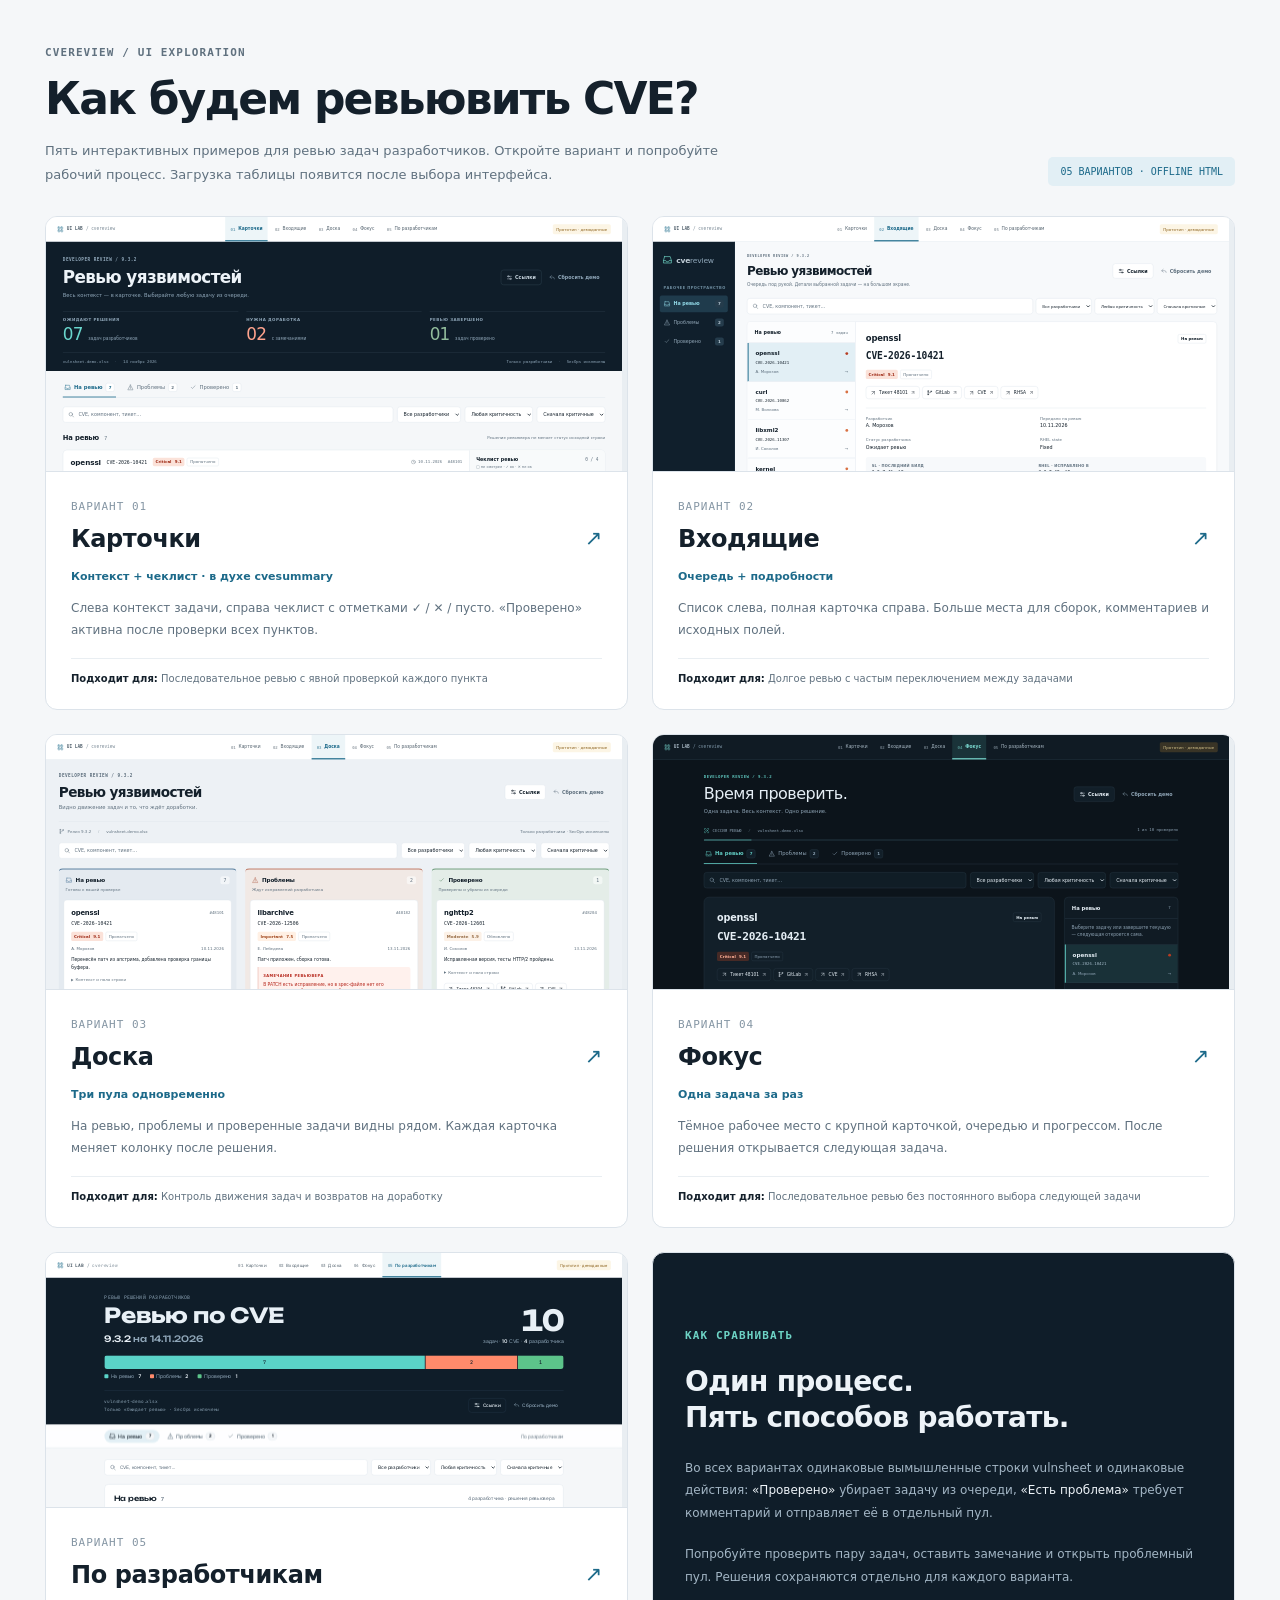
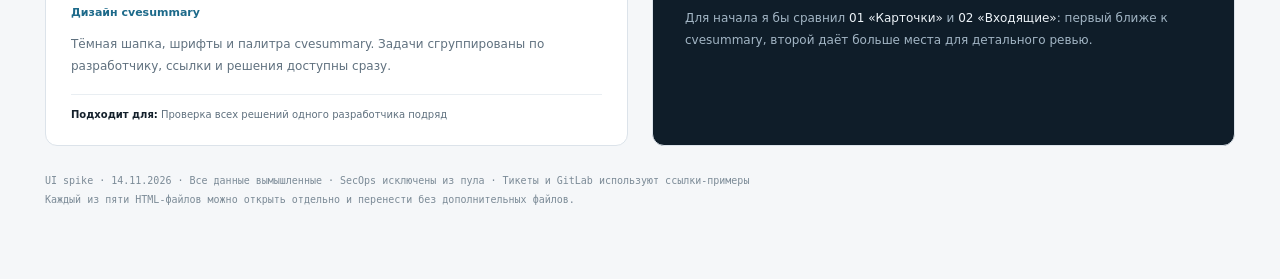
<file: tools/cvereview/prototypes/index.html>
<!doctype html><html lang="ru"><head><meta charset="utf-8"><meta name="viewport" content="width=device-width,initial-scale=1"><title>cvereview · 5 UI-прототипов</title><style>/* Palette adapted from cvesummary; no fonts, icons or assets are fetched. */
:root{--bg:#f5f7f9;--panel:#fff;--fg:#14202b;--muted:#60717f;--line:#dce3ea;--accent:#1d6a8a;--soft:#e2eff5;--ok:#2e7d4f;--bad:#b42318;--bad-soft:#fff1ed;--hero:#0f1d29;--radius:12px;--mono:ui-monospace,"Cascadia Code","DejaVu Sans Mono",monospace;--body:"Onest","Segoe UI",system-ui,sans-serif;color-scheme:light}
*{box-sizing:border-box}body{margin:0;background:var(--bg);color:var(--fg);font:14px/1.5 var(--body)}button,input,textarea,select{font:inherit}button,a,input,select,summary,textarea{-webkit-tap-highlight-color:transparent}button,summary{cursor:pointer}a{color:inherit}button{color:inherit}svg{width:18px;height:18px;flex:none;vertical-align:middle}h1,h2,h3,p{margin:0}h1{font-size:clamp(28px,3vw,42px);line-height:1.18;letter-spacing:-1.5px;font-weight:700}h2{font-size:19px;letter-spacing:-.4px}h3{font-size:15px}button{transition:background .15s,border-color .15s}button:hover,a.btn:hover{filter:brightness(.96)}:focus-visible{outline:3px solid #378cab;outline-offset:3px}input:focus-visible,select:focus-visible,textarea:focus-visible{outline-offset:1px}code,.mono{font-family:var(--mono);font-variant-numeric:tabular-nums}code{font-size:12px;overflow-wrap:anywhere}.wrap{max-width:1440px;margin:auto;padding:0 42px}.label,.eyebrow{font-size:10px;letter-spacing:1.1px;text-transform:uppercase;font-weight:600;color:var(--muted)}.eyebrow{font-family:var(--mono);font-size:11px;margin-bottom:11px}.dot{margin:0 9px;opacity:.5}.btn{display:inline-flex;align-items:center;justify-content:center;gap:7px;border:1px solid var(--line);border-radius:7px;padding:9px 13px;background:var(--panel);color:var(--fg);text-decoration:none;font-weight:600;font-size:12px;white-space:nowrap}.btn svg{width:15px;height:15px}.btn.primary{background:var(--accent);color:white;border-color:var(--accent)}.btn.danger-outline{color:var(--bad)}.btn.quiet{background:transparent;border-color:transparent;color:var(--muted)}.btn.link-btn{font-weight:500;font-size:11px;padding:7px 10px}.btn.link-btn svg:last-child{width:12px;height:12px}.icon-button{border:0;background:none;font-size:25px;line-height:1;padding:4px 8px;color:var(--muted)}
.lab-bar{min-height:62px;background:#fff;color:#52616d;display:flex;align-items:center;justify-content:space-between;gap:22px;padding:0 28px;border-bottom:1px solid #dce3ea;font-size:11px}.lab-brand{font-family:var(--mono);font-weight:700;display:flex;align-items:center;gap:8px;text-decoration:none;white-space:nowrap}.lab-brand svg{width:16px;color:#1d6a8a}.lab-brand span{font-weight:400;color:#7c8b97}.lab-bar nav{display:flex;gap:5px;align-self:stretch}.lab-bar nav a{display:flex;align-items:center;gap:7px;padding:0 13px;text-decoration:none;border-bottom:3px solid transparent;border-top:3px solid transparent}.lab-bar nav a b{font-family:var(--mono);font-size:10px;opacity:.6}.lab-bar nav a[aria-current]{color:#1d6a8a;background:#edf5f8;border-bottom-color:#1d6a8a;font-weight:700}.demo-label{color:#8b611c;background:#fcf5e5;padding:5px 9px;border-radius:4px;font-size:10px;white-space:nowrap}
.page-head{display:flex;align-items:center;justify-content:space-between;gap:22px;padding:36px 0 30px}.page-head p{color:var(--muted);font-size:13px;margin-top:10px}.head-tools{display:flex;gap:5px}.hero{background:var(--hero);color:#edf3f8}.hero .page-head p,.hero .eyebrow,.hero .label{color:#8fa6b8}.hero .btn{background:transparent;border-color:#344957;color:#c8d5df}.hero .btn.quiet{border-color:transparent;color:#8fa6b8}.stats{display:grid;grid-template-columns:repeat(3,1fr);gap:20px}.stats>div{display:flex;flex-wrap:wrap;align-items:baseline;column-gap:14px;padding:12px 0 21px;border-top:1px solid var(--line)}.stats .label{width:100%;margin-bottom:5px}.stats b{font-size:42px;line-height:1.2;letter-spacing:-2px;font-weight:500}.stats>div>span:last-child{font-size:11px;color:var(--muted)}.hero .stats>div{border-color:#2c3c49}.hero .stats>div>span:last-child{color:#8fa6b8}.hero .stats>div:first-child b{color:#69d6cd}.hero .stats>div:nth-child(2) b{color:#ffa38d}.hero .stats>div:last-child b{color:#92bd9c}.hero-foot{display:flex;justify-content:space-between;padding:13px 0 17px;border-top:1px solid #2c3c49;color:#8fa6b8;font-size:10px;font-family:var(--mono)}
.pools{display:flex;gap:24px;align-items:center;border-bottom:1px solid var(--line);margin:18px 0 22px}.pool{border:0;border-bottom:2px solid transparent;padding:12px 4px;background:none;display:flex;align-items:center;gap:8px;font-size:13px;color:var(--muted);white-space:nowrap}.pool svg{width:16px}.pool b{font-size:10px;background:var(--panel);border:1px solid var(--line);min-width:22px;border-radius:5px;padding:0 5px;line-height:20px}.pool.active{color:var(--accent);border-bottom-color:var(--accent);font-weight:600}.pool.problem.active{color:var(--bad);border-bottom-color:var(--bad)}.pool.done.active{color:var(--ok);border-bottom-color:var(--ok)}.filters{display:flex;gap:10px;margin-bottom:25px}.search{position:relative;display:flex;align-items:center;flex:1;min-width:160px}.search svg{position:absolute;left:13px;color:var(--muted);width:16px}.search input{padding-left:38px;width:100%}.filters input,.filters select{height:40px;border:1px solid var(--line);border-radius:7px;background:var(--panel);color:var(--fg);font-size:12px;padding:0 11px}.filters .search input{padding-left:38px}.filters select{max-width:205px}.filters input::placeholder{color:var(--muted)}.section-line{display:flex;align-items:center;justify-content:space-between;gap:15px;margin:10px 0 18px}.section-line h2{font-size:17px}.section-line h2 span{font:12px var(--mono);color:var(--muted);margin-left:8px}.section-line>span{font-size:10px;color:var(--muted)}.card-grid{display:grid;grid-template-columns:repeat(3,minmax(0,1fr));gap:18px;align-items:start}.task-card{background:var(--panel);border:1px solid var(--line);border-radius:var(--radius);padding:21px;min-width:0}.card-heading,.detail-top{display:flex;align-items:center;justify-content:space-between;gap:10px}.package{font-size:19px;font-weight:700;letter-spacing:-.4px}.task-id{font-size:10px;color:var(--muted)}.cve{margin-top:5px;font-size:12px;font-weight:500;letter-spacing:.1px}.badges{display:flex;flex-wrap:wrap;gap:6px;margin:15px 0 18px}.badge{display:inline-flex;align-items:center;gap:8px;font-size:10px;font-weight:600;border:1px solid var(--line);padding:3px 7px;border-radius:4px;line-height:1.5}.badge.severity{border:0}.badge.critical{background:#fbe2d9;color:#9e2a16}.badge.important{background:#fff0e4;color:#a34a20}.badge.moderate{background:#fcf1e7;color:#966b44}.badge.low{background:#f3f1ec;color:#74705c}.badge.measure{color:var(--muted);font-weight:500}.facts{display:grid;grid-template-columns:1fr 1fr;gap:13px 10px;margin:0 0 16px}.facts dt{font-size:10px;color:var(--muted);margin-bottom:2px}.facts dd{font-size:11px;margin:0;font-weight:500;overflow-wrap:anywhere}.builds{padding:11px 13px;background:var(--bg);border-radius:6px;display:grid;gap:10px}.builds>div{display:flex;flex-direction:column;gap:2px}.builds .label{font-size:9px;letter-spacing:.5px}.builds code{font-size:10px}.signals{display:flex;flex-wrap:wrap;gap:6px 13px;padding:13px 0;border-bottom:1px solid var(--line)}.signal{font:600 10px var(--mono);color:var(--muted)}.signal span{font:10px var(--body);margin-left:4px}.signal.positive{color:var(--ok)}.dev-note{padding:14px 0 8px}.dev-note p,.review-note p{font-size:11px;margin-top:5px;line-height:1.65;overflow-wrap:anywhere}.dev-note .label,.review-note .label{font-size:9px}.review-note{background:var(--bad-soft);border-left:2px solid #d57864;border-radius:0 5px 5px 0;padding:10px 12px;margin:8px 0;color:var(--bad)}.review-note .label{color:var(--bad)}.links{display:flex;flex-wrap:wrap;gap:6px;margin:17px 0 14px}.actions{display:flex;gap:7px;flex-wrap:wrap;padding-top:13px;border-top:1px solid var(--line)}.actions .btn{flex:1;padding:9px 10px}.more{margin-top:7px}.more summary,.raw summary,.team-details summary{font-size:10px;color:var(--muted);padding:7px 0}.raw dl{display:grid;grid-template-columns:1fr;gap:7px;margin:9px 0}.raw dl>div{border-top:1px solid var(--line);padding-top:6px;display:grid;grid-template-columns:minmax(100px,1fr) minmax(0,1.3fr);gap:9px;font-size:10px}.raw dt{color:var(--muted)}.raw dd{margin:0;overflow-wrap:anywhere}.empty{padding:65px 20px;text-align:center;color:var(--muted);grid-column:1/-1;background:var(--panel);border:1px dashed var(--line);border-radius:10px}.empty svg{width:34px;height:34px;color:var(--ok);margin-bottom:10px}.empty h3{font-size:18px;color:var(--fg)}.empty p{margin-top:7px;font-size:12px}#footnote{font:10px/1.7 var(--mono);color:var(--muted);max-width:1440px;margin:28px auto;padding:0 42px 12px}.toast{position:fixed;bottom:25px;left:50%;transform:translateX(-50%);display:flex;align-items:center;gap:12px;z-index:10;background:var(--fg);color:var(--panel);padding:12px 17px;border-radius:9px;box-shadow:0 5px 30px #0003;font-size:12px;max-width:calc(100% - 30px);width:max-content}.toast[hidden]{display:none}.toast .btn{color:inherit;font-size:11px}.toast>svg{color:#82c7a1}dialog{color:var(--fg);background:var(--panel);border:1px solid var(--line);border-radius:14px;padding:26px;max-width:550px;width:calc(100% - 32px);box-shadow:0 20px 80px #0003}dialog::backdrop{background:#0f1d2999;backdrop-filter:blur(3px)}.dialog-heading{display:flex;justify-content:space-between;align-items:center;gap:15px}.dialog-heading .eyebrow{margin:0;font-size:9px}dialog h2{font-size:25px;margin:12px 0}dialog p{color:var(--muted);font-size:12px;margin-bottom:15px;overflow-wrap:anywhere}dialog label{display:block;font-size:12px;margin:18px 0 8px;font-weight:600}dialog input,dialog textarea{width:100%;border:1px solid var(--line);border-radius:7px;color:var(--fg);background:var(--bg);padding:11px;font-size:12px}dialog input{font-family:var(--mono);font-size:10px}dialog textarea{resize:vertical;min-height:115px}.dialog-note{font-size:11px;margin:12px 0 20px}.dialog-actions{display:flex;justify-content:flex-end;gap:8px}
/* 02 · An inbox: short queue on the left, readable detail on the right. */
.v2{--bg:#f7f9fb;--radius:9px}.inbox-shell{display:grid;grid-template-columns:205px minmax(0,1fr);min-height:calc(100vh - 62px)}.rail{background:#101f2c;color:#c1ced8;padding:31px 17px;display:flex;flex-direction:column;border-right:1px solid #243747}.product-mark{display:flex;align-items:center;gap:10px;font-size:19px;letter-spacing:-.6px;margin-bottom:48px;padding:0 7px}.product-mark>svg{color:#6dd3c5;width:24px;height:24px}.product-mark strong>span{font-weight:400;color:#8fa6b8}.rail>.label{font-size:9px;color:#7190a3;padding-left:9px}.vertical.pools{flex-direction:column;gap:5px;border:0;align-items:stretch;margin-top:13px}.vertical .pool{padding:11px 10px;border:0;border-radius:5px;color:#91a6b7;font-size:12px}.vertical .pool b{margin-left:auto;background:#253c4c;border:0;color:#bbccd7}.vertical .pool.active{background:#1f3b4c;color:#92d9e7}.vertical .pool.problem.active{background:#4a2d2b;color:#ffb4a2}.vertical .pool.done.active{background:#1d3e35;color:#96dab5}.rail-bottom{margin-top:auto;display:flex;align-items:center;gap:10px;padding:20px 5px 0;border-top:1px solid #2c3c49}.avatar{height:34px;width:34px;border-radius:50%;background:var(--soft);color:var(--accent);display:inline-flex;align-items:center;justify-content:center;font-size:11px;font-weight:700;flex:none}.rail .avatar{background:#294352;color:#a9c9d7}.rail-bottom b{display:block;font-size:11px}.rail-bottom small{font-size:10px;color:#7190a3}.inbox-main{padding:0 30px;min-width:0}.inbox-main .page-head{padding:30px 0 25px}.inbox-main h1{font-size:30px}.inbox-main .page-head p{font-size:11px}.inbox-main .eyebrow{font-size:9px}.inbox-main .filters{gap:7px;margin-bottom:18px}.inbox-main .filters select{max-width:170px;font-size:10px}.inbox-layout{display:grid;grid-template-columns:270px minmax(0,1fr);border:1px solid var(--line);border-radius:9px;background:var(--panel);overflow:hidden;align-items:start}.queue{border-right:1px solid var(--line);align-self:stretch;background:#fcfdfe}.queue-heading{display:flex;align-items:center;justify-content:space-between;padding:17px 18px;border-bottom:1px solid var(--line)}.queue-heading h2{font-size:12px;letter-spacing:0}.queue-heading>span{color:var(--muted);font:10px var(--mono)}.queue-item{width:100%;border:0;border-left:3px solid transparent;border-bottom:1px solid var(--line);padding:16px 17px;text-align:left;background:transparent;display:block}.queue-item>div{display:flex;align-items:center;justify-content:space-between}.queue-item b{font-size:14px}.queue-item>.mono{font-size:10px;display:block;margin-top:4px}.queue-item small{display:flex;justify-content:space-between;font-size:10px;color:var(--muted);margin-top:8px}.queue-item.selected{background:var(--soft);border-left-color:var(--accent)}.sev-dot{width:7px;height:7px;background:#e8955f;border-radius:50%}.sev-dot.critical{background:#b73c21}.sev-dot.important{background:#d97143}.detail-wrap{padding:26px}.detail{border:0;border-radius:0;padding:0}.detail h2{font-size:24px;margin:8px 0 18px;letter-spacing:-.5px}.detail .package{font-size:21px}.detail .facts{gap:18px 20px;padding-top:18px;border-top:1px solid var(--line)}.detail .facts dd{font-size:12px}.detail .facts dt{font-size:10px}.detail .links{margin-top:18px;margin-bottom:22px}.detail .builds{grid-template-columns:1fr 1fr;gap:12px;padding:15px}.detail .builds code{font-size:11px}.detail .signals{gap:15px}.detail .signal{font-size:11px}.detail .dev-note{padding:20px 0 15px}.detail .dev-note p,.detail .review-note p{font-size:12px}.detail .raw{margin-bottom:15px}.detail .raw summary{font-size:11px}.decision{padding-top:10px;margin-top:15px;border-top:1px solid var(--line)}.decision>.label{display:block;margin-bottom:10px}.decision .actions{border:0;padding:0}.decision .actions .btn{padding:12px}.source-line{font:9px var(--mono);color:var(--muted);padding:18px 0}
/* 03 · Three visible pools form a working board. */
.v3{--bg:#edf1f5;--accent:#345c82;--soft:#e5edf5;--radius:8px}.board-wrap{max-width:1600px;padding:0 32px}.board-wrap .page-head{padding:32px 0 25px}.board-wrap h1{font-size:34px}.board-info{display:flex;justify-content:space-between;align-items:center;border-top:1px solid var(--line);padding:15px 0;font-size:10px;color:var(--muted)}.board-info>span:first-child{display:flex;align-items:center;gap:8px}.board-info svg{width:14px}.board-wrap .filters{margin:4px 0 24px}.board{display:grid;grid-template-columns:repeat(3,minmax(0,1fr));gap:22px}.board-col{background:#e4eaf0;padding:13px 12px;border-radius:10px;border-top:3px solid #557b9c;min-width:0}.board-col.problem{background:#f1e9e5;border-top-color:#bd7864}.board-col.done{background:#e4ede8;border-top-color:#6c9b7b}.col-heading{display:flex;align-items:center;gap:9px;padding:3px 5px}.col-heading h2{font-size:14px}.col-heading b{margin-left:auto;font:12px var(--mono);color:var(--muted);background:#fff8;padding:3px 8px;border-radius:5px}.col-heading svg{width:16px;color:#557b9c}.problem .col-heading svg{color:#b46750}.done .col-heading svg{color:#528160}.col-note{color:var(--muted);font-size:10px;padding:4px 5px 17px}.board-stack{display:grid;gap:12px}.compact{padding:18px;box-shadow:0 2px 2px #19304104}.compact .package{font-size:17px}.compact .badges{margin:12px 0}.compact-meta{font-size:10px;color:var(--muted);display:flex;justify-content:space-between}.compact-note{font-size:11px;margin-top:12px;line-height:1.7}.compact .links{margin:12px 0}.compact .btn.link-btn{font-size:10px;padding:6px 8px}.compact .actions .btn{font-size:10px;padding:8px 6px}.board-empty{padding:45px 10px;color:var(--muted);text-align:center;font-size:12px;border:1px dashed #a7b8c377;border-radius:7px}
/* 04 · A calm, dark, one-at-a-time review session. */
.v4{--bg:#0c141b;--panel:#121f29;--fg:#e5eef5;--muted:#8da2b3;--line:#2a3b48;--accent:#60c9c0;--soft:#19373c;--ok:#91cea6;--bad:#f4a18a;--bad-soft:#392b29;color-scheme:dark}.focus-wrap{max-width:1270px}.v4 .page-head{padding:35px 0 27px}.v4 h1{font-size:40px;font-weight:500;letter-spacing:-1.3px}.v4 .eyebrow{color:#60c9c0;font-size:10px}.v4 .btn.primary{color:#102a2d}.v4 .badge.critical{background:#462a26;color:#ffaf96}.v4 .badge.important{background:#3b2e23;color:#efb58b}.v4 .badge.moderate{background:#36332b;color:#cfbf99}.v4 .badge.low{background:#29343a;color:#adc1cc}.focus-meta{display:flex;justify-content:space-between;font:10px var(--mono);color:var(--muted);margin:3px 0 13px}.focus-meta>span:first-child{display:flex;align-items:center;gap:8px}.focus-meta svg{color:var(--accent);width:14px}.progress{background:#233642;border-radius:3px;height:3px;overflow:hidden}.progress i{height:3px;display:block;background:var(--accent)}.v4 .pools{margin:10px 0 20px;gap:25px}.v4 .filters{margin-bottom:22px}.v4 .filters input,.v4 .filters select{background:#101d26}.focus-layout{display:grid;grid-template-columns:minmax(0,1fr) 285px;gap:24px;align-items:start}.focus-stage{padding:32px;background:var(--panel);border:1px solid var(--line);border-radius:13px}.v4 .detail{background:none}.v4 .detail h2{font-size:28px;letter-spacing:-1px}.v4 .detail .package{font-size:24px}.v4 .detail .builds{background:#0c171f}.v4 .detail .facts{gap:20px}.v4 .detail .dev-note p{font-size:13px}.v4 .detail .decision{padding-top:17px}.v4 .detail .raw summary{padding:10px 0}.up-next{padding:0 0 10px;border:1px solid var(--line);border-radius:10px;background:#101b24;overflow:hidden}.up-next>p{font-size:11px;color:var(--muted);padding:15px 17px;border-bottom:1px solid var(--line)}.up-next .queue-heading h2{font-size:13px}.v4 .queue-item.selected{background:#193138}.v4 .queue-item>.mono{color:#a4bac9}.focus-note{padding:18px 16px;color:var(--muted);font-size:10px;display:flex;gap:10px}.v4 .lab-bar{background:#101b24;color:#a8b8c4;border-color:#2a3b48}.v4 .lab-brand span{color:#7f97a8}.v4 .lab-bar nav a[aria-current]{background:#1a3339;color:#79d7ce;border-bottom-color:#79d7ce}.v4 .demo-label{background:#393426;color:#d4c28a}.v4 .lab-brand svg{color:#79d7ce}
/* 05 · Editorial team view, with each developer's work together. */
.v5{--bg:#f5f3ee;--panel:#fffefa;--fg:#2b302f;--muted:#77796f;--line:#deded3;--accent:#9e5333;--soft:#f1e5d9;--bad:#a3402e;--bad-soft:#faece5;--radius:5px}.team-wrap{max-width:1430px}.v5 .eyebrow{color:#9e5333}.v5 h1{font-size:43px;letter-spacing:-1.4px;font-weight:600}.team-overview{display:grid;grid-template-columns:220px minmax(0,1fr);gap:40px;border-top:1px solid var(--fg);border-bottom:1px solid var(--line);margin:4px 0 20px;padding:16px 0 9px}.edition{font:12px var(--mono);letter-spacing:2px;display:flex;flex-direction:column;justify-content:center}.edition span{display:block;color:var(--muted);font-size:10px;margin-top:9px;letter-spacing:1px}.team-overview .stats>div{border:0;padding:0 0 10px}.team-overview .stats b{font-size:35px}.team-overview .stats>div>span:last-child{font-size:10px}.team-overview .stats .label{font-size:9px}.v5 .pools{gap:30px;margin-bottom:23px}.v5 .pool b{border-radius:20px}.v5 .filters input,.v5 .filters select{border-radius:4px}.team-groups{display:grid;gap:25px}.team-group{background:var(--panel);border:1px solid var(--line);border-radius:6px;display:grid;grid-template-columns:220px minmax(0,1fr);overflow:hidden}.person-heading{display:flex;align-items:flex-start;position:relative;padding:25px 19px;background:#efeee7;border-right:1px solid var(--line);gap:11px}.person-heading .avatar{background:#dfebdf;color:#4b6850}.person-heading .color-1{background:#e4e3ef;color:#6d6182}.person-heading .color-2{background:#f0dfd1;color:#966447}.person-heading .color-3{background:#e0e8ed;color:#486f82}.person-heading h2{font-size:13px;letter-spacing:0;margin-top:1px}.person-heading p{font-size:10px;color:var(--muted);margin-top:4px}.person-count{position:absolute;bottom:18px;left:23px;font-size:42px;color:#c1c5b9;font-weight:400;letter-spacing:-3px}.team-tasks{min-width:0}.team-task{padding:20px 24px;border-bottom:1px solid var(--line)}.team-task:last-child{border-bottom:0}.team-task-top{display:flex;align-items:center;gap:12px;flex-wrap:wrap}.team-task-top .package{font-size:17px}.team-task-top h3{font-size:11px;font-weight:500}.team-task-top .task-id{margin-left:auto}.team-task-bottom{display:flex;align-items:center;gap:25px;margin-top:13px}.team-task-bottom>p{font-size:11px;color:var(--muted);flex:1;line-height:1.7}.team-task-bottom .actions{border:0;padding:0;flex:none}.team-task-bottom .actions .btn{flex:none;font-size:11px;padding:8px 11px}.team-details{margin-top:8px}.team-details>summary{font-size:10px}.team-details .context{padding-top:14px}.team-details .builds{grid-template-columns:1fr 1fr}.team-details .facts{grid-template-columns:repeat(4,1fr)}
@media(min-width:1700px){.wrap{padding-left:30px;padding-right:30px}.card-grid{gap:24px}.task-card{padding:25px}.v2 .inbox-main{max-width:1500px;width:100%;margin:auto}.detail-wrap{padding:38px}.inbox-layout{grid-template-columns:330px minmax(0,1fr)}}
@media(max-width:1180px){.lab-brand span,.demo-label{display:none}.lab-bar{padding:0 20px;gap:12px}.lab-bar nav a{padding:0 10px;font-size:10px}.wrap{padding:0 26px}.card-grid{grid-template-columns:repeat(2,minmax(0,1fr))}.filters{flex-wrap:wrap}.filters .search{flex-basis:260px}.inbox-shell{grid-template-columns:170px minmax(0,1fr)}.rail{padding:25px 10px}.product-mark{font-size:16px;gap:7px}.inbox-main{padding:0 20px}.inbox-main .page-head{align-items:flex-start}.inbox-main .page-head .head-tools{flex-direction:column}.inbox-layout{grid-template-columns:220px minmax(0,1fr)}.detail-wrap{padding:20px}.detail h2{font-size:20px}.detail .builds{grid-template-columns:1fr}.board{gap:12px}.board-wrap{padding:0 20px}.compact{padding:15px}.compact .actions{flex-direction:column}.compact .links{gap:4px}.compact .link-btn{padding:5px}.team-group{grid-template-columns:185px minmax(0,1fr)}.team-overview{grid-template-columns:185px minmax(0,1fr);gap:20px}.team-task-top{gap:9px}.team-task-top .task-id{display:none}.team-task-bottom{align-items:flex-start;flex-direction:column;gap:12px}.team-task-bottom .actions{align-self:flex-end}.focus-layout{grid-template-columns:minmax(0,1fr) 250px;gap:17px}.focus-stage{padding:25px}.focus-stage .detail h2{font-size:24px}}
@media(max-width:800px){.lab-bar{flex-direction:column;gap:0;align-items:stretch;padding:10px 14px 0;min-height:75px}.lab-brand{font-size:10px}.lab-bar nav{justify-content:space-between;margin-top:6px}.lab-bar nav a{font-size:9px;padding:8px 3px;gap:4px}.lab-bar nav a b{font-size:9px}.page-head{align-items:flex-start;flex-direction:column;padding:27px 0 20px;gap:18px}.page-head h1,.v5 h1,.v4 h1{font-size:32px}.page-head p{font-size:12px}.head-tools .btn{font-size:11px;padding:7px 10px}.stats{gap:12px}.stats b{font-size:35px}.stats>div>span:last-child{display:none}.stats .label{font-size:8px;letter-spacing:.5px}.hero-foot{font-size:8px;flex-wrap:wrap;gap:6px}.filters{gap:7px;margin-bottom:20px}.filters .search{flex-basis:100%}.filters select{flex:1;min-width:0;font-size:10px;max-width:none;padding:0 6px;height:36px}.pools{gap:14px;margin:8px 0 18px}.pool{font-size:11px;gap:6px}.pool svg{width:14px}.section-line>span{display:none}.card-grid{gap:13px}.task-card{padding:17px}.task-card .package{font-size:17px}.actions .btn{font-size:10px}.inbox-shell{display:block}.rail{padding:10px 20px}.product-mark,.rail>.label,.rail-bottom{display:none}.vertical.pools{flex-direction:row;margin:0;gap:6px}.vertical .pool{flex:1;padding:10px;font-size:11px}.inbox-main .page-head{flex-direction:row}.inbox-main .page-head h1{font-size:26px}.inbox-main .page-head p{max-width:250px}.inbox-layout{grid-template-columns:195px minmax(0,1fr)}.queue-item{padding:13px 11px}.queue-item>.mono{font-size:9px}.queue-heading{padding:14px 12px}.detail-wrap{padding:18px}.detail h2{font-size:17px}.detail .facts{grid-template-columns:1fr}.detail .badges{gap:5px}.detail .badge{font-size:9px}.detail .actions{flex-direction:column}.board{grid-template-columns:repeat(3,minmax(265px,1fr));gap:12px;overflow-x:auto;align-items:start;padding-bottom:15px}.board-wrap{padding:0 17px}.board-info{font-size:9px;gap:10px}.board-info>span:last-child{display:none}.compact .actions{flex-direction:row}.focus-layout{grid-template-columns:minmax(0,1fr)}.focus-stage{padding:25px}.up-next{order:2;display:grid;grid-template-columns:repeat(2,minmax(0,1fr))}.up-next>.queue-heading,.up-next>p,.focus-note{grid-column:1/-1}.focus-meta{font-size:8px}.v4 .detail .facts{grid-template-columns:1fr 1fr}.v4 .detail .actions{flex-direction:row}.team-overview{grid-template-columns:1fr;padding-top:13px;gap:13px}.edition{font-size:10px;flex-direction:row;justify-content:space-between}.edition span{margin:0;font-size:9px}.team-overview .stats b{font-size:30px}.team-group{display:block}.person-heading{border-right:0;border-bottom:1px solid var(--line);padding:15px 19px;align-items:center}.person-count{position:static;margin-left:auto;font-size:25px;letter-spacing:-1px}.team-task{padding:18px}.team-task-bottom .actions{align-self:stretch}.team-task-bottom .actions .btn{flex:1}.team-details .facts{grid-template-columns:1fr 1fr}#footnote{padding:0 26px;font-size:8px}}
@media(max-width:520px){.wrap{padding:0 17px}.lab-bar nav a span{font-size:8px}.lab-bar nav a{gap:3px}.lab-bar nav a b{font-size:8px}.card-grid{grid-template-columns:minmax(0,1fr)}.task-card{padding:21px}.pools{justify-content:space-between;gap:7px}.pool{font-size:10px;gap:5px}.pool b{min-width:18px;font-size:9px;line-height:17px}.pool svg{width:12px}.stats{gap:8px}.stats b{font-size:32px}.hero-foot .dot{margin:0 4px}.filters select{font-size:9px;padding:0 4px}.inbox-main{padding:0 15px}.inbox-main .page-head{flex-direction:column;gap:10px}.inbox-main .page-head p{max-width:100%}.inbox-main .page-head .head-tools{flex-direction:row}.inbox-layout{display:block}.queue{display:flex;overflow-x:auto;border:0;border-bottom:1px solid var(--line)}.queue>.queue-heading{display:none}.queue-item{min-width:166px;max-width:166px;border-bottom:0;border-left:0;border-top:3px solid transparent}.queue-item.selected{border-left:0;border-top-color:var(--accent)}.detail-wrap{padding:22px}.detail .facts{grid-template-columns:1fr 1fr}.detail .builds{grid-template-columns:1fr}.detail h2{font-size:22px}.detail .actions{flex-direction:row}.detail .actions .btn{font-size:10px;padding:10px 7px}.vertical .pool{font-size:10px;padding:8px}.rail{padding:8px 12px}.focus-stage{padding:21px}.focus-stage .detail h2{font-size:21px}.focus-meta>span:first-child{font-size:7px;gap:3px}.v4 .pools{gap:6px}.v4 .detail .actions{flex-direction:column}.focus-wrap .page-head{padding-top:27px}.team-task-top .badge{font-size:9px}.team-task-top h3{font-size:10px}.team-task-top{gap:7px}.team-task-top .package{font-size:16px}.team-task-bottom .actions .btn{font-size:10px;padding:8px}.team-details .builds{grid-template-columns:1fr}.toast{font-size:10px;padding:11px 12px;gap:8px}.toast .btn{padding:4px}.dialog-actions .btn{font-size:10px;padding:9px}dialog{padding:22px}dialog h2{font-size:22px}}
/* 01 · One full-width card per row at every viewport size. */
.v1 .card-grid{grid-template-columns:minmax(0,1fr)}
@media(prefers-reduced-motion:reduce){*{transition:none!important;scroll-behavior:auto!important}}


      body{background:#f5f7f9}.gallery{max-width:1260px;margin:auto;padding:45px 35px}
      .gallery-top{display:flex;justify-content:space-between;gap:25px;align-items:flex-end;margin-bottom:30px}
      .gallery-top h1{font-size:44px;letter-spacing:-1.8px}.gallery-top p{font-size:13px;color:var(--muted);max-width:680px;line-height:1.8;margin-top:15px}
      .gallery-top .tag{font:10px var(--mono);color:#1d6a8a;background:#e2eff5;padding:9px 12px;border-radius:5px;white-space:nowrap}
      .gallery-cards{display:grid;grid-template-columns:1fr 1fr;gap:24px}
      .example{position:relative;background:#fff;border:1px solid #dce3ea;border-radius:12px;overflow:hidden;text-decoration:none;display:block;transition:box-shadow .15s,transform .15s}
      a.example:hover{box-shadow:0 8px 30px #14202b12;transform:translateY(-2px)}
      .preview{height:255px;position:relative;overflow:hidden;border-bottom:1px solid #dce3ea;background:#e9eef2;pointer-events:none}
      .preview iframe{width:1440px;height:900px;border:0;transform:scale(.4);transform-origin:top left;pointer-events:none}
      .example-info{padding:23px 25px}.example-num{font:11px var(--mono);color:#8596a4;letter-spacing:1px}
      .example-info h2{font-size:24px;margin:5px 0 8px;display:flex;justify-content:space-between;align-items:center}.example-info h2 span{font-size:21px;font-weight:400;color:#1d6a8a}
      .example-info .sub{font-size:11px;color:#1d6a8a;font-weight:600}.example-info p{font-size:12px;line-height:1.8;color:#60717f;margin:12px 0 16px;min-height:44px}
      .use-case{padding-top:12px;border-top:1px solid #e9eef2;font-size:10px;color:#60717f}.use-case b{color:#14202b;font-weight:600}
      .guide{padding:32px;background:#0f1d29;color:#edf3f8;display:flex;flex-direction:column;justify-content:center;min-height:380px}
      .guide .eyebrow{color:#6dd3c5}.guide h2{font-size:28px;line-height:1.3;margin:8px 0 20px;letter-spacing:-.7px}.guide p{font-size:12px;line-height:1.9;color:#a3b6c5;margin-bottom:18px}.guide strong{color:#edf3f8;font-weight:500}
      .gallery-foot{padding:25px 0;font:10px/1.9 var(--mono);color:#7c8b97}
      @media(max-width:1000px){.gallery{padding:30px 22px}.preview{height:210px}.preview iframe{transform:scale(.3)}.gallery-top h1{font-size:36px}.gallery-top .tag{display:none}}
      @media(max-width:650px){.gallery-cards{grid-template-columns:1fr}.gallery{padding:28px 17px}.gallery-top h1{font-size:31px}.preview{height:220px}.preview iframe{transform:scale(.3)}.guide{min-height:300px}}
    </style></head><body><main class="gallery"><div class="gallery-top"><div><div class="eyebrow">CVEREVIEW / UI EXPLORATION</div><h1>Как будем ревьювить CVE?</h1><p>Пять интерактивных примеров для ревью задач разработчиков. Откройте вариант и попробуйте рабочий процесс. Загрузка таблицы появится после выбора интерфейса.</p></div><div class="tag">05 ВАРИАНТОВ · OFFLINE HTML</div></div><div class="gallery-cards"><a class="example" href="01-cards.html">
          <div class="preview" aria-hidden="true"><iframe src="01-cards.html" title="Превью Карточки" tabindex="-1" loading="lazy" inert></iframe></div>
          <div class="example-info"><span class="example-num">ВАРИАНТ 01</span><h2>Карточки<span>↗</span></h2><span class="sub">Контекст + чеклист · в духе cvesummary</span><p>Слева контекст задачи, справа чеклист с отметками ✓ / ✕ / пусто. «Проверено» активна после проверки всех пунктов.</p><div class="use-case"><b>Подходит для:</b> Последовательное ревью с явной проверкой каждого пункта</div></div></a><a class="example" href="02-inbox.html">
          <div class="preview" aria-hidden="true"><iframe src="02-inbox.html" title="Превью Входящие" tabindex="-1" loading="lazy" inert></iframe></div>
          <div class="example-info"><span class="example-num">ВАРИАНТ 02</span><h2>Входящие<span>↗</span></h2><span class="sub">Очередь + подробности</span><p>Список слева, полная карточка справа. Больше места для сборок, комментариев и исходных полей.</p><div class="use-case"><b>Подходит для:</b> Долгое ревью с частым переключением между задачами</div></div></a><a class="example" href="03-board.html">
          <div class="preview" aria-hidden="true"><iframe src="03-board.html" title="Превью Доска" tabindex="-1" loading="lazy" inert></iframe></div>
          <div class="example-info"><span class="example-num">ВАРИАНТ 03</span><h2>Доска<span>↗</span></h2><span class="sub">Три пула одновременно</span><p>На ревью, проблемы и проверенные задачи видны рядом. Каждая карточка меняет колонку после решения.</p><div class="use-case"><b>Подходит для:</b> Контроль движения задач и возвратов на доработку</div></div></a><a class="example" href="04-focus.html">
          <div class="preview" aria-hidden="true"><iframe src="04-focus.html" title="Превью Фокус" tabindex="-1" loading="lazy" inert></iframe></div>
          <div class="example-info"><span class="example-num">ВАРИАНТ 04</span><h2>Фокус<span>↗</span></h2><span class="sub">Одна задача за раз</span><p>Тёмное рабочее место с крупной карточкой, очередью и прогрессом. После решения открывается следующая задача.</p><div class="use-case"><b>Подходит для:</b> Последовательное ревью без постоянного выбора следующей задачи</div></div></a><a class="example" href="05-team.html">
          <div class="preview" aria-hidden="true"><iframe src="05-team.html" title="Превью По разработчикам" tabindex="-1" loading="lazy" inert></iframe></div>
          <div class="example-info"><span class="example-num">ВАРИАНТ 05</span><h2>По разработчикам<span>↗</span></h2><span class="sub">Дизайн cvesummary</span><p>Тёмная шапка, шрифты и палитра cvesummary. Задачи сгруппированы по разработчику, ссылки и решения доступны сразу.</p><div class="use-case"><b>Подходит для:</b> Проверка всех решений одного разработчика подряд</div></div></a><div class="example guide"><div class="eyebrow">КАК СРАВНИВАТЬ</div><h2>Один процесс.<br>Пять способов работать.</h2><p>Во всех вариантах одинаковые вымышленные строки vulnsheet и одинаковые действия: <strong>«Проверено»</strong> убирает задачу из очереди, <strong>«Есть проблема»</strong> требует комментарий и отправляет её в отдельный пул.</p><p>Попробуйте проверить пару задач, оставить замечание и открыть проблемный пул. Решения сохраняются отдельно для каждого варианта.</p><p>Для начала я бы сравнил <strong>01 «Карточки»</strong> и <strong>02 «Входящие»</strong>: первый ближе к cvesummary, второй даёт больше места для детального ревью.</p></div></div><div class="gallery-foot">UI spike · 14.11.2026 · Все данные вымышленные · SecOps исключены из пула · Тикеты и GitLab используют ссылки-примеры<br>Каждый из пяти HTML-файлов можно открыть отдельно и перенести без дополнительных файлов.</div></main></body></html>
</file>
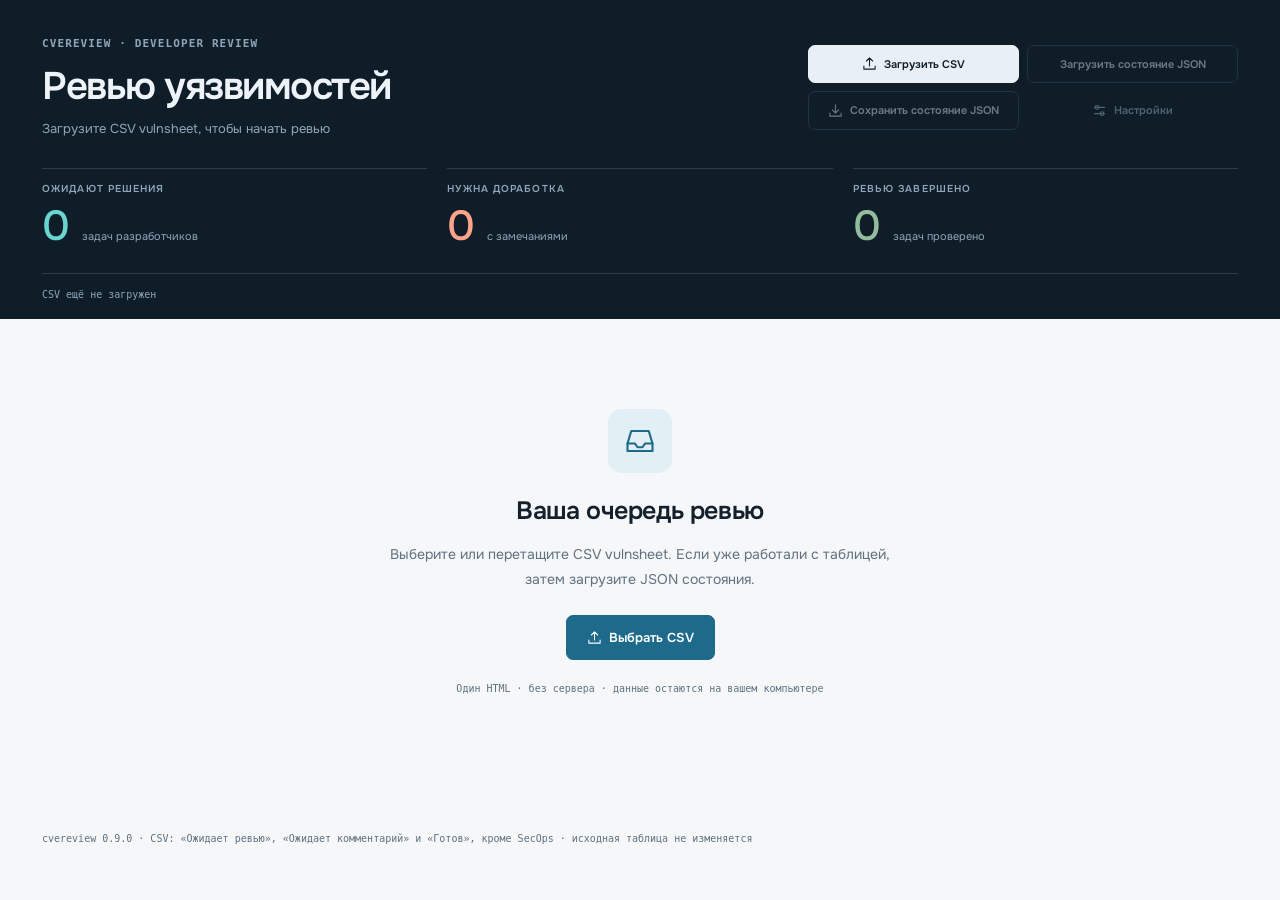
<file: tools/cvereview/cvereview.html>
<!doctype html>
<html lang="ru"><head><meta charset="utf-8"><meta name="viewport" content="width=device-width,initial-scale=1"><meta name="description" content="Автономное ревью CSV vulnsheet с чеклистами по принятой мере и JSON состояния."><title>cvereview</title><style>@font-face {
  font-family: 'JetBrains Mono';
  font-style: normal;
  font-weight: 400 500;
  font-display: swap;
  src: url([data-uri]) format('woff2');
  unicode-range: U+0301, U+0400-045F, U+0490-0491, U+04B0-04B1, U+2116;
}
@font-face {
  font-family: 'JetBrains Mono';
  font-style: normal;
  font-weight: 400 500;
  font-display: swap;
  src: url([data-uri]) format('woff2');
  unicode-range: U+0000-00FF, U+0131, U+0152-0153, U+02BB-02BC, U+02C6, U+02DA, U+02DC, U+0304, U+0308, U+0329, U+2000-206F, U+20AC, U+2122, U+2191, U+2193, U+2212, U+2215, U+FEFF, U+FFFD;
}
@font-face {
  font-family: 'Onest';
  font-style: normal;
  font-weight: 400 600;
  font-display: swap;
  src: url([data-uri]) format('woff2');
  unicode-range: U+0301, U+0400-045F, U+0490-0491, U+04B0-04B1, U+2116;
}
@font-face {
  font-family: 'Onest';
  font-style: normal;
  font-weight: 400 600;
  font-display: swap;
  src: url([data-uri]) format('woff2');
  unicode-range: U+0000-00FF, U+0131, U+0152-0153, U+02BB-02BC, U+02C6, U+02DA, U+02DC, U+0304, U+0308, U+0329, U+2000-206F, U+20AC, U+2122, U+2191, U+2193, U+2212, U+2215, U+FEFF, U+FFFD;
}
@font-face {
  font-family: 'Unbounded';
  font-style: normal;
  font-weight: 500 700;
  font-display: swap;
  src: url([data-uri]) format('woff2');
  unicode-range: U+0301, U+0400-045F, U+0490-0491, U+04B0-04B1, U+2116;
}
@font-face {
  font-family: 'Unbounded';
  font-style: normal;
  font-weight: 500 700;
  font-display: swap;
  src: url([data-uri]) format('woff2');
  unicode-range: U+0000-00FF, U+0131, U+0152-0153, U+02BB-02BC, U+02C6, U+02DA, U+02DC, U+0304, U+0308, U+0329, U+2000-206F, U+20AC, U+2122, U+2191, U+2193, U+2212, U+2215, U+FEFF, U+FFFD;
}

/* Font licenses:
Copyright 2020 The JetBrains Mono Project Authors (https://github.com/JetBrains/JetBrainsMono)

This Font Software is licensed under the SIL Open Font License, Version 1.1.

This license is copied below, and is also available with a FAQ at: https://scripts.sil.org/OFL


-----------------------------------------------------------
SIL OPEN FONT LICENSE Version 1.1 - 26 February 2007
-----------------------------------------------------------

PREAMBLE
The goals of the Open Font License (OFL) are to stimulate worldwide
development of collaborative font projects, to support the font creation
efforts of academic and linguistic communities, and to provide a free and
open framework in which fonts may be shared and improved in partnership
with others.

The OFL allows the licensed fonts to be used, studied, modified and
redistributed freely as long as they are not sold by themselves. The
fonts, including any derivative works, can be bundled, embedded,
redistributed and/or sold with any software provided that any reserved
names are not used by derivative works. The fonts and derivatives,
however, cannot be released under any other type of license. The
requirement for fonts to remain under this license does not apply
to any document created using the fonts or their derivatives.

DEFINITIONS
"Font Software" refers to the set of files released by the Copyright
Holder(s) under this license and clearly marked as such. This may
include source files, build scripts and documentation.

"Reserved Font Name" refers to any names specified as such after the
copyright statement(s).

"Original Version" refers to the collection of Font Software components as
distributed by the Copyright Holder(s).

"Modified Version" refers to any derivative made by adding to, deleting,
or substituting -- in part or in whole -- any of the components of the
Original Version, by changing formats or by porting the Font Software to a
new environment.

"Author" refers to any designer, engineer, programmer, technical
writer or other person who contributed to the Font Software.

PERMISSION & CONDITIONS
Permission is hereby granted, free of charge, to any person obtaining
a copy of the Font Software, to use, study, copy, merge, embed, modify,
redistribute, and sell modified and unmodified copies of the Font
Software, subject to the following conditions:

1) Neither the Font Software nor any of its individual components,
in Original or Modified Versions, may be sold by itself.

2) Original or Modified Versions of the Font Software may be bundled,
redistributed and/or sold with any software, provided that each copy
contains the above copyright notice and this license. These can be
included either as stand-alone text files, human-readable headers or
in the appropriate machine-readable metadata fields within text or
binary files as long as those fields can be easily viewed by the user.

3) No Modified Version of the Font Software may use the Reserved Font
Name(s) unless explicit written permission is granted by the corresponding
Copyright Holder. This restriction only applies to the primary font name as
presented to the users.

4) The name(s) of the Copyright Holder(s) or the Author(s) of the Font
Software shall not be used to promote, endorse or advertise any
Modified Version, except to acknowledge the contribution(s) of the
Copyright Holder(s) and the Author(s) or with their explicit written
permission.

5) The Font Software, modified or unmodified, in part or in whole,
must be distributed entirely under this license, and must not be
distributed under any other license. The requirement for fonts to
remain under this license does not apply to any document created
using the Font Software.

TERMINATION
This license becomes null and void if any of the above conditions are
not met.

DISCLAIMER
THE FONT SOFTWARE IS PROVIDED "AS IS", WITHOUT WARRANTY OF ANY KIND,
EXPRESS OR IMPLIED, INCLUDING BUT NOT LIMITED TO ANY WARRANTIES OF
MERCHANTABILITY, FITNESS FOR A PARTICULAR PURPOSE AND NONINFRINGEMENT
OF COPYRIGHT, PATENT, TRADEMARK, OR OTHER RIGHT. IN NO EVENT SHALL THE
COPYRIGHT HOLDER BE LIABLE FOR ANY CLAIM, DAMAGES OR OTHER LIABILITY,
INCLUDING ANY GENERAL, SPECIAL, INDIRECT, INCIDENTAL, OR CONSEQUENTIAL
DAMAGES, WHETHER IN AN ACTION OF CONTRACT, TORT OR OTHERWISE, ARISING
FROM, OUT OF THE USE OR INABILITY TO USE THE FONT SOFTWARE OR FROM
OTHER DEALINGS IN THE FONT SOFTWARE.

Copyright 2021 The Onest Project Authors (https://github.com/googlefonts/onest)

This Font Software is licensed under the SIL Open Font License, Version 1.1.
This license is copied below, and is also available with a FAQ at:
https://scripts.sil.org/OFL


-----------------------------------------------------------
SIL OPEN FONT LICENSE Version 1.1 - 26 February 2007
-----------------------------------------------------------

PREAMBLE
The goals of the Open Font License (OFL) are to stimulate worldwide
development of collaborative font projects, to support the font creation
efforts of academic and linguistic communities, and to provide a free and
open framework in which fonts may be shared and improved in partnership
with others.

The OFL allows the licensed fonts to be used, studied, modified and
redistributed freely as long as they are not sold by themselves. The
fonts, including any derivative works, can be bundled, embedded,
redistributed and/or sold with any software provided that any reserved
names are not used by derivative works. The fonts and derivatives,
however, cannot be released under any other type of license. The
requirement for fonts to remain under this license does not apply
to any document created using the fonts or their derivatives.

DEFINITIONS
"Font Software" refers to the set of files released by the Copyright
Holder(s) under this license and clearly marked as such. This may
include source files, build scripts and documentation.

"Reserved Font Name" refers to any names specified as such after the
copyright statement(s).

"Original Version" refers to the collection of Font Software components as
distributed by the Copyright Holder(s).

"Modified Version" refers to any derivative made by adding to, deleting,
or substituting -- in part or in whole -- any of the components of the
Original Version, by changing formats or by porting the Font Software to a
new environment.

"Author" refers to any designer, engineer, programmer, technical
writer or other person who contributed to the Font Software.

PERMISSION & CONDITIONS
Permission is hereby granted, free of charge, to any person obtaining
a copy of the Font Software, to use, study, copy, merge, embed, modify,
redistribute, and sell modified and unmodified copies of the Font
Software, subject to the following conditions:

1) Neither the Font Software nor any of its individual components,
in Original or Modified Versions, may be sold by itself.

2) Original or Modified Versions of the Font Software may be bundled,
redistributed and/or sold with any software, provided that each copy
contains the above copyright notice and this license. These can be
included either as stand-alone text files, human-readable headers or
in the appropriate machine-readable metadata fields within text or
binary files as long as those fields can be easily viewed by the user.

3) No Modified Version of the Font Software may use the Reserved Font
Name(s) unless explicit written permission is granted by the corresponding
Copyright Holder. This restriction only applies to the primary font name as
presented to the users.

4) The name(s) of the Copyright Holder(s) or the Author(s) of the Font
Software shall not be used to promote, endorse or advertise any
Modified Version, except to acknowledge the contribution(s) of the
Copyright Holder(s) and the Author(s) or with their explicit written
permission.

5) The Font Software, modified or unmodified, in part or in whole,
must be distributed entirely under this license, and must not be
distributed under any other license. The requirement for fonts to
remain under this license does not apply to any document created
using the Font Software.

TERMINATION
This license becomes null and void if any of the above conditions are
not met.

DISCLAIMER
THE FONT SOFTWARE IS PROVIDED "AS IS", WITHOUT WARRANTY OF ANY KIND,
EXPRESS OR IMPLIED, INCLUDING BUT NOT LIMITED TO ANY WARRANTIES OF
MERCHANTABILITY, FITNESS FOR A PARTICULAR PURPOSE AND NONINFRINGEMENT
OF COPYRIGHT, PATENT, TRADEMARK, OR OTHER RIGHT. IN NO EVENT SHALL THE
COPYRIGHT HOLDER BE LIABLE FOR ANY CLAIM, DAMAGES OR OTHER LIABILITY,
INCLUDING ANY GENERAL, SPECIAL, INDIRECT, INCIDENTAL, OR CONSEQUENTIAL
DAMAGES, WHETHER IN AN ACTION OF CONTRACT, TORT OR OTHERWISE, ARISING
FROM, OUT OF THE USE OR INABILITY TO USE THE FONT SOFTWARE OR FROM
OTHER DEALINGS IN THE FONT SOFTWARE.

Copyright 2022 The Unbounded Project Authors (https://github.com/googlefonts/unbounded)

This Font Software is licensed under the SIL Open Font License, Version 1.1.
This license is copied below, and is also available with a FAQ at:
https://scripts.sil.org/OFL


-----------------------------------------------------------
SIL OPEN FONT LICENSE Version 1.1 - 26 February 2007
-----------------------------------------------------------

PREAMBLE
The goals of the Open Font License (OFL) are to stimulate worldwide
development of collaborative font projects, to support the font creation
efforts of academic and linguistic communities, and to provide a free and
open framework in which fonts may be shared and improved in partnership
with others.

The OFL allows the licensed fonts to be used, studied, modified and
redistributed freely as long as they are not sold by themselves. The
fonts, including any derivative works, can be bundled, embedded,
redistributed and/or sold with any software provided that any reserved
names are not used by derivative works. The fonts and derivatives,
however, cannot be released under any other type of license. The
requirement for fonts to remain under this license does not apply
to any document created using the fonts or their derivatives.

DEFINITIONS
"Font Software" refers to the set of files released by the Copyright
Holder(s) under this license and clearly marked as such. This may
include source files, build scripts and documentation.

"Reserved Font Name" refers to any names specified as such after the
copyright statement(s).

"Original Version" refers to the collection of Font Software components as
distributed by the Copyright Holder(s).

"Modified Version" refers to any derivative made by adding to, deleting,
or substituting -- in part or in whole -- any of the components of the
Original Version, by changing formats or by porting the Font Software to a
new environment.

"Author" refers to any designer, engineer, programmer, technical
writer or other person who contributed to the Font Software.

PERMISSION & CONDITIONS
Permission is hereby granted, free of charge, to any person obtaining
a copy of the Font Software, to use, study, copy, merge, embed, modify,
redistribute, and sell modified and unmodified copies of the Font
Software, subject to the following conditions:

1) Neither the Font Software nor any of its individual components,
in Original or Modified Versions, may be sold by itself.

2) Original or Modified Versions of the Font Software may be bundled,
redistributed and/or sold with any software, provided that each copy
contains the above copyright notice and this license. These can be
included either as stand-alone text files, human-readable headers or
in the appropriate machine-readable metadata fields within text or
binary files as long as those fields can be easily viewed by the user.

3) No Modified Version of the Font Software may use the Reserved Font
Name(s) unless explicit written permission is granted by the corresponding
Copyright Holder. This restriction only applies to the primary font name as
presented to the users.

4) The name(s) of the Copyright Holder(s) or the Author(s) of the Font
Software shall not be used to promote, endorse or advertise any
Modified Version, except to acknowledge the contribution(s) of the
Copyright Holder(s) and the Author(s) or with their explicit written
permission.

5) The Font Software, modified or unmodified, in part or in whole,
must be distributed entirely under this license, and must not be
distributed under any other license. The requirement for fonts to
remain under this license does not apply to any document created
using the Font Software.

TERMINATION
This license becomes null and void if any of the above conditions are
not met.

DISCLAIMER
THE FONT SOFTWARE IS PROVIDED "AS IS", WITHOUT WARRANTY OF ANY KIND,
EXPRESS OR IMPLIED, INCLUDING BUT NOT LIMITED TO ANY WARRANTIES OF
MERCHANTABILITY, FITNESS FOR A PARTICULAR PURPOSE AND NONINFRINGEMENT
OF COPYRIGHT, PATENT, TRADEMARK, OR OTHER RIGHT. IN NO EVENT SHALL THE
COPYRIGHT HOLDER BE LIABLE FOR ANY CLAIM, DAMAGES OR OTHER LIABILITY,
INCLUDING ANY GENERAL, SPECIAL, INDIRECT, INCIDENTAL, OR CONSEQUENTIAL
DAMAGES, WHETHER IN AN ACTION OF CONTRACT, TORT OR OTHERWISE, ARISING
FROM, OUT OF THE USE OR INABILITY TO USE THE FONT SOFTWARE OR FROM
OTHER DEALINGS IN THE FONT SOFTWARE.

*/
/* Palette adapted from cvesummary; no fonts, icons or assets are fetched. */
:root{--bg:#f5f7f9;--panel:#fff;--fg:#14202b;--muted:#60717f;--line:#dce3ea;--accent:#1d6a8a;--soft:#e2eff5;--ok:#2e7d4f;--bad:#b42318;--bad-soft:#fff1ed;--hero:#0f1d29;--radius:12px;--mono:ui-monospace,"Cascadia Code","DejaVu Sans Mono",monospace;--body:"Onest","Segoe UI",system-ui,sans-serif;color-scheme:light}
*{box-sizing:border-box}body{margin:0;background:var(--bg);color:var(--fg);font:14px/1.5 var(--body)}button,input,textarea,select{font:inherit}button,a,input,select,summary,textarea{-webkit-tap-highlight-color:transparent}button,summary{cursor:pointer}a{color:inherit}button{color:inherit}svg{width:18px;height:18px;flex:none;vertical-align:middle}h1,h2,h3,p{margin:0}h1{font-size:clamp(28px,3vw,42px);line-height:1.18;letter-spacing:-1.5px;font-weight:700}h2{font-size:19px;letter-spacing:-.4px}h3{font-size:15px}button{transition:background .15s,border-color .15s}button:hover,a.btn:hover{filter:brightness(.96)}:focus-visible{outline:3px solid #378cab;outline-offset:3px}input:focus-visible,select:focus-visible,textarea:focus-visible{outline-offset:1px}code,.mono{font-family:var(--mono);font-variant-numeric:tabular-nums}code{font-size:12px;overflow-wrap:anywhere}.wrap{max-width:1440px;margin:auto;padding:0 42px}.label,.eyebrow{font-size:10px;letter-spacing:1.1px;text-transform:uppercase;font-weight:600;color:var(--muted)}.eyebrow{font-family:var(--mono);font-size:11px;margin-bottom:11px}.dot{margin:0 9px;opacity:.5}.btn{display:inline-flex;align-items:center;justify-content:center;gap:7px;border:1px solid var(--line);border-radius:7px;padding:9px 13px;background:var(--panel);color:var(--fg);text-decoration:none;font-weight:600;font-size:12px;white-space:nowrap}.btn svg{width:15px;height:15px}.btn.primary{background:var(--accent);color:white;border-color:var(--accent)}.btn.danger-outline{color:var(--bad)}.btn.quiet{background:transparent;border-color:transparent;color:var(--muted)}.btn.link-btn{font-weight:500;font-size:11px;padding:7px 10px}.btn.link-btn svg:last-child{width:12px;height:12px}.icon-button{border:0;background:none;font-size:25px;line-height:1;padding:4px 8px;color:var(--muted)}
.page-head{display:flex;align-items:center;justify-content:space-between;gap:22px;padding:36px 0 30px}.page-head p{color:var(--muted);font-size:13px;margin-top:10px}.head-tools{display:flex;gap:5px}.hero{background:var(--hero);color:#edf3f8}.hero .page-head p,.hero .eyebrow,.hero .label{color:#8fa6b8}.hero .btn{background:transparent;border-color:#344957;color:#c8d5df}.hero .btn.quiet{border-color:transparent;color:#8fa6b8}.stats{display:grid;grid-template-columns:repeat(3,1fr);gap:20px}.stats>div{display:flex;flex-wrap:wrap;align-items:baseline;column-gap:14px;padding:12px 0 21px;border-top:1px solid var(--line)}.stats .label{width:100%;margin-bottom:5px}.stats b{font-size:42px;line-height:1.2;letter-spacing:-2px;font-weight:500}.stats>div>span:last-child{font-size:11px;color:var(--muted)}.hero .stats>div{border-color:#2c3c49}.hero .stats>div>span:last-child{color:#8fa6b8}.hero .stats>div:first-child b{color:#69d6cd}.hero .stats>div:nth-child(2) b{color:#ffa38d}.hero .stats>div:last-child b{color:#92bd9c}.hero-foot{display:flex;justify-content:space-between;padding:13px 0 17px;border-top:1px solid #2c3c49;color:#8fa6b8;font-size:10px;font-family:var(--mono)}
.pools{display:flex;gap:24px;align-items:center;border-bottom:1px solid var(--line);margin:18px 0 22px}.pool{border:0;border-bottom:2px solid transparent;padding:12px 4px;background:none;display:flex;align-items:center;gap:8px;font-size:13px;color:var(--muted);white-space:nowrap}.pool svg{width:16px}.pool b{font-size:10px;background:var(--panel);border:1px solid var(--line);min-width:22px;border-radius:5px;padding:0 5px;line-height:20px}.pool.active{color:var(--accent);border-bottom-color:var(--accent);font-weight:600}.pool.problem.active{color:var(--bad);border-bottom-color:var(--bad)}.pool.done.active{color:var(--ok);border-bottom-color:var(--ok)}.filters{display:flex;gap:10px;margin-bottom:25px}.search{position:relative;display:flex;align-items:center;flex:1;min-width:160px}.search svg{position:absolute;left:13px;color:var(--muted);width:16px}.search input{padding-left:38px;width:100%}.filters input,.filters select{height:40px;border:1px solid var(--line);border-radius:7px;background:var(--panel);color:var(--fg);font-size:12px;padding:0 11px}.filters .search input{padding-left:38px}.filters select{max-width:205px}.filters input::placeholder{color:var(--muted)}.section-line{display:flex;align-items:center;justify-content:space-between;gap:15px;margin:10px 0 18px}.section-line h2{font-size:17px}.section-line h2 span{font:12px var(--mono);color:var(--muted);margin-left:8px}.section-line>span{font-size:10px;color:var(--muted)}.card-grid{display:grid;grid-template-columns:repeat(3,minmax(0,1fr));gap:18px;align-items:start}.task-card{background:var(--panel);border:1px solid var(--line);border-radius:var(--radius);padding:21px;min-width:0}.card-heading,.detail-top{display:flex;align-items:center;justify-content:space-between;gap:10px}.package{font-size:19px;font-weight:700;letter-spacing:-.4px}.task-id{font-size:10px;color:var(--muted)}.cve{margin-top:5px;font-size:12px;font-weight:500;letter-spacing:.1px}.badges{display:flex;flex-wrap:wrap;gap:6px;margin:15px 0 18px}.badge{display:inline-flex;align-items:center;gap:8px;font-size:10px;font-weight:600;border:1px solid var(--line);padding:3px 7px;border-radius:4px;line-height:1.5}.badge.severity{border:0}.badge.critical{background:#fbe2d9;color:#9e2a16}.badge.important{background:#fff0e4;color:#a34a20}.badge.moderate{background:#fcf1e7;color:#966b44}.badge.low{background:#f3f1ec;color:#74705c}.badge.measure{color:var(--muted);font-weight:500}.facts{display:grid;grid-template-columns:1fr 1fr;gap:13px 10px;margin:0 0 16px}.facts dt{font-size:10px;color:var(--muted);margin-bottom:2px}.facts dd{font-size:11px;margin:0;font-weight:500;overflow-wrap:anywhere}.builds{padding:11px 13px;background:var(--bg);border-radius:6px;display:grid;gap:10px}.builds>div{display:flex;flex-direction:column;gap:2px}.builds .label{font-size:9px;letter-spacing:.5px}.builds code{font-size:10px}.signals{display:flex;flex-wrap:wrap;gap:6px 13px;padding:13px 0;border-bottom:1px solid var(--line)}.signal{font:600 10px var(--mono);color:var(--muted)}.signal span{font:10px var(--body);margin-left:4px}.signal.positive{color:var(--ok)}.dev-note{padding:14px 0 8px}.dev-note p,.review-note p{font-size:11px;margin-top:5px;line-height:1.65;overflow-wrap:anywhere}.dev-note .label,.review-note .label{font-size:9px}.review-note{background:var(--bad-soft);border-left:2px solid #d57864;border-radius:0 5px 5px 0;padding:10px 12px;margin:8px 0;color:var(--bad)}.review-note .label{color:var(--bad)}.links{display:flex;flex-wrap:wrap;gap:6px;margin:17px 0 14px}.actions{display:flex;gap:7px;flex-wrap:wrap;padding-top:13px;border-top:1px solid var(--line)}.actions .btn{flex:1;padding:9px 10px}.more{margin-top:7px}.more summary,.raw summary,.team-details summary{font-size:10px;color:var(--muted);padding:7px 0}.raw dl{display:grid;grid-template-columns:1fr;gap:7px;margin:9px 0}.raw dl>div{border-top:1px solid var(--line);padding-top:6px;display:grid;grid-template-columns:minmax(100px,1fr) minmax(0,1.3fr);gap:9px;font-size:10px}.raw dt{color:var(--muted)}.raw dd{margin:0;overflow-wrap:anywhere}.empty{padding:65px 20px;text-align:center;color:var(--muted);grid-column:1/-1;background:var(--panel);border:1px dashed var(--line);border-radius:10px}.empty svg{width:34px;height:34px;color:var(--ok);margin-bottom:10px}.empty h3{font-size:18px;color:var(--fg)}.empty p{margin-top:7px;font-size:12px}#footnote{font:10px/1.7 var(--mono);color:var(--muted);max-width:1440px;margin:28px auto;padding:0 42px 12px}.toast{position:fixed;bottom:25px;left:50%;transform:translateX(-50%);display:flex;align-items:center;gap:12px;z-index:10;background:var(--fg);color:var(--panel);padding:12px 17px;border-radius:9px;box-shadow:0 5px 30px #0003;font-size:12px;max-width:calc(100% - 30px);width:max-content}.toast[hidden]{display:none}.toast .btn{color:inherit;font-size:11px}.toast>svg{color:#82c7a1}dialog{color:var(--fg);background:var(--panel);border:1px solid var(--line);border-radius:14px;padding:26px;max-width:550px;width:calc(100% - 32px);box-shadow:0 20px 80px #0003}dialog::backdrop{background:#0f1d2999;backdrop-filter:blur(3px)}.dialog-heading{display:flex;justify-content:space-between;align-items:center;gap:15px}.dialog-heading .eyebrow{margin:0;font-size:9px}dialog h2{font-size:25px;margin:12px 0}dialog p{color:var(--muted);font-size:12px;margin-bottom:15px;overflow-wrap:anywhere}dialog label{display:block;font-size:12px;margin:18px 0 8px;font-weight:600}dialog input,dialog textarea{width:100%;border:1px solid var(--line);border-radius:7px;color:var(--fg);background:var(--bg);padding:11px;font-size:12px}dialog input{font-family:var(--mono);font-size:10px}dialog textarea{resize:vertical;min-height:115px}.dialog-note{font-size:11px;margin:12px 0 20px}.dialog-actions{display:flex;justify-content:flex-end;gap:8px}
.v1 .card-grid{grid-template-columns:minmax(0,1fr)}
/* Variant 01: use the width of a list row for context, rather than stretching
   the old narrow card. Keep full comments and expandable original fields. */
.v1 .card-grid{gap:12px}
.v1 .list-card{display:grid;grid-template-columns:minmax(0,3fr) minmax(250px,1fr);padding:0;border-radius:10px;overflow:hidden}
.v1 .list-card-main{padding:16px 18px;min-width:0}
.v1 .list-card-heading{display:flex;align-items:center;flex-wrap:wrap;gap:8px 14px}
.v1 .list-card-heading .package{font-size:18px;letter-spacing:-.2px}
.v1 .list-card-heading .cve{font-size:12px;margin:0;letter-spacing:0}
.v1 .list-card-heading .badges{display:flex;gap:6px;margin:0}
.v1 .list-card-heading .badge{font-size:10px;padding:2px 7px}
.v1 .list-date{display:flex;align-items:center;gap:5px;margin-left:auto;color:var(--muted);font:10px var(--mono);white-space:nowrap}
.v1 .list-date svg{width:13px;height:13px}
.v1 .list-card-heading .task-id{font-size:10px}
.v1 .list-card-body{display:grid;grid-template-columns:minmax(230px,.95fr) minmax(290px,1.15fr) minmax(0,1.3fr);gap:20px;margin-top:12px;padding-top:12px;border-top:1px solid var(--line);align-items:start}
.v1 .list-card .facts{grid-template-columns:1fr;gap:6px;margin:0}
.v1 .list-card .facts>div{display:grid;grid-template-columns:118px minmax(0,1fr);gap:8px;align-items:baseline}
.v1 .list-card .facts dt{font-size:10px;margin:0;line-height:1.5}
.v1 .list-card .facts dd{font-size:11px;line-height:1.5}
.v1 .list-card .builds{padding:0;background:none;gap:7px;border-radius:0}
.v1 .list-card .builds>div{display:grid;grid-template-columns:36px minmax(0,1fr);align-items:baseline;gap:7px}
.v1 .list-card .builds .label{font-size:10px;letter-spacing:.4px}
.v1 .list-card .builds code{font-size:11px}
.v1 .list-card .signals{border:0;padding:9px 0 0;gap:5px 12px}
.v1 .list-card .signal,.v1 .list-card .signal span{font-size:10px}
.v1 .list-card .dev-note{padding:0}
.v1 .list-card .dev-note .label{font-size:9px}
.v1 .list-card .dev-note p{font-size:11.5px;line-height:1.65;margin-top:4px}
.v1 .list-card .review-note{margin:10px 0 0;padding:8px 12px}
.v1 .list-card .review-note p{font-size:11.5px;margin-top:3px}
.v1 .list-card-footer{display:flex;justify-content:space-between;align-items:center;flex-wrap:wrap;gap:9px 16px;border-top:1px solid var(--line);padding-top:10px;margin-top:12px}
.v1 .list-card-footer .links{display:flex;gap:6px;margin:0;flex-wrap:wrap}
.v1 .list-card-footer .link-btn{font-size:11px;padding:6px 10px}
.v1 .list-card-footer .actions{border:0;padding:0;gap:7px}
.v1 .list-card-footer .actions .btn{flex:none;font-size:11.5px;padding:7px 13px}
.v1 .list-card-main>.raw{margin-top:7px}
.v1 .list-card-main>.raw>summary{font-size:10px;padding:2px 0;color:var(--muted);width:fit-content}
.v1 .list-card .raw dl{grid-template-columns:repeat(2,minmax(0,1fr));column-gap:24px;margin-top:12px}
.v1 .list-card .raw dl>div{grid-template-columns:minmax(110px,.8fr) minmax(0,1.2fr)}
.v1 .review-checklist{background:#f8fafb;border-left:1px solid var(--line);padding:14px 16px;min-width:0;display:flex;flex-direction:column;align-self:stretch}
.v1 .check-summary{display:flex;justify-content:space-between;align-items:center;gap:10px}
.v1 .check-summary h4{font-size:12px;font-weight:600;margin:0}
.v1 .check-count{font:11px var(--mono);color:var(--muted);white-space:nowrap}
.v1 .check-legend{font-size:9px;color:var(--muted);margin:4px 0 6px}
.v1 .check-items{display:grid;gap:3px}
.v1 .check-row{display:flex;justify-content:space-between;align-items:center;gap:9px;min-height:24px}
.v1 .check-row>span{font-size:11px;line-height:1.4;min-width:0}
.v1 .check-options{display:flex;align-items:center;flex:none;border:1px solid var(--line);border-radius:5px;background:var(--panel);overflow:hidden}
.v1 .check-option{position:relative;display:flex;cursor:pointer;border-right:1px solid var(--line)}
.v1 .check-option:last-child{border-right:0}
.v1 .check-option input{position:absolute;opacity:0;width:100%;height:100%;margin:0;cursor:pointer}
.v1 .check-option>span{display:flex;width:24px;height:22px;align-items:center;justify-content:center;font-size:13px;color:#a3afb8;pointer-events:none}
.v1 .check-option .unseen-square{width:9px;height:9px;border:1px solid currentColor;border-radius:2px}
.v1 .check-option input:checked+span{background:#e6edf2;color:#526b7d;font-weight:700}
.v1 .check-option.ok input:checked+span{background:#e2f2e8;color:var(--ok)}
.v1 .check-option.bad input:checked+span{background:#fce6e1;color:var(--bad)}
.v1 .check-option input:focus-visible+span{outline:2px solid var(--accent);outline-offset:-2px}
.v1 .check-option input:disabled{cursor:default}
.v1 .check-option input:disabled+span{opacity:.7}
.v1 .check-hint{font-size:9px;line-height:1.5;color:var(--muted);margin:7px 0 8px}
.v1 .has-failures{color:var(--bad)}
.v1 .check-actions{display:flex;flex-wrap:wrap;gap:6px;margin-top:auto}
.v1 .check-actions .btn{flex:1;min-width:0;font-size:10.5px;white-space:normal;padding:8px;gap:5px;text-align:center}
.v1 .check-actions .btn svg{width:13px;height:13px}
.v1 .check-actions .btn.quiet{flex-basis:100%;padding:4px 7px;font-size:10px}
.v1 .check-actions .btn:disabled{cursor:not-allowed;background:#d9e2e8;border-color:#d9e2e8;color:#82939f;filter:none}
.v1 .check-done{display:flex;justify-content:center;align-items:center;gap:6px;color:var(--ok);font-size:11px;flex-basis:100%;margin-bottom:5px}
.v1 .check-done svg{width:15px;height:15px}
@media(max-width:1180px){
  .v1 .list-card-body{grid-template-columns:minmax(220px,1fr) minmax(250px,1.1fr);gap:12px 24px}
  .v1 .list-card .dev-note{grid-column:1/-1;display:flex;align-items:baseline;gap:10px}
  .v1 .list-card .dev-note .label{flex:none}
  .v1 .list-card .dev-note p{margin:0}
}
@media(max-width:650px){
  .v1 .list-card-main{padding:15px}
  .v1 .list-card-heading{display:grid;grid-template-columns:auto minmax(0,1fr) auto;gap:8px}
  .v1 .list-card-heading .package{font-size:17px;grid-column:1;grid-row:1}
  .v1 .list-card-heading .cve{font-size:11px;grid-column:2;grid-row:1}
  .v1 .list-card-heading .badges{grid-column:1/3;grid-row:2;gap:5px}
  .v1 .list-card-heading .task-id{grid-column:3;grid-row:1;margin:0;font-size:9px;justify-self:end}
  .v1 .list-date{grid-column:3;grid-row:2;display:flex;font-size:8px;margin:0;justify-self:end}
  .v1 .list-card-body{grid-template-columns:minmax(0,1fr);gap:11px;margin-top:10px;padding-top:10px}
  .v1 .list-card .facts{grid-template-columns:1fr 1fr;gap:8px 12px}
  .v1 .list-card .facts>div{display:block}
  .v1 .list-card .facts>div:first-child{grid-column:1/-1;display:flex;align-items:baseline;gap:8px}
  .v1 .list-card .facts dt{font-size:9px}
  .v1 .list-card .facts dd{font-size:10.5px}
  .v1 .list-card .builds{padding:9px 10px;background:var(--bg);border-radius:5px;gap:5px}
  .v1 .list-card .builds code{font-size:10px}
  .v1 .list-card .signals{padding-top:7px;gap:5px 10px}
  .v1 .list-card .signal,.v1 .list-card .signal span{font-size:9px}
  .v1 .list-card .dev-note{display:block}
  .v1 .list-card .dev-note p{margin-top:3px;font-size:11px}
  .v1 .list-card-footer{align-items:stretch;margin-top:11px;padding-top:10px;gap:9px}
  .v1 .list-card-footer .links{gap:5px}
  .v1 .list-card-footer .link-btn{font-size:10px;padding:5px 8px}
  .v1 .list-card-footer .actions{width:100%}
  .v1 .list-card-footer .actions .btn{flex:1;font-size:11px;padding:8px 9px}
  .v1 .list-card .raw dl{grid-template-columns:minmax(0,1fr)}
}
@media(max-width:900px){
  .v1 .list-card{grid-template-columns:minmax(0,1fr)}
  .v1 .review-checklist{border-left:0;border-top:1px solid var(--line);padding:13px 18px}
  .v1 .check-items{grid-template-columns:1fr 1fr;gap:7px 24px}
  .v1 .check-hint{min-height:0;margin:8px 0}
  .v1 .check-actions{justify-content:flex-end}
  .v1 .check-actions .btn{flex:0 1 auto;min-width:130px}
  .v1 .check-actions .btn.quiet{flex-basis:auto}
}
@media(max-width:480px){
  .v1 .review-checklist{padding:13px 15px}
  .v1 .check-items{grid-template-columns:minmax(0,1fr);gap:3px}
  .v1 .check-actions .btn{flex:1;min-width:0}
  .v1 .check-actions .btn.quiet{flex-basis:100%}
}

/* Application shell around the approved compact card layout. */
body{font-family:var(--body)}
.filters{flex-wrap:wrap}
.sort-controls{display:flex;align-items:center;gap:6px;flex:0 1 230px;min-width:0}
.filters .sort-controls select{flex:1;min-width:0;max-width:none;width:0}
.sort-controls .btn{width:40px;height:40px;padding:0;font-size:20px;flex:none;justify-content:center}
@media(max-width:800px){.sort-controls{flex:1 1 calc(50% - 7px)}}
.multi-filter{position:relative;flex:0 1 205px;min-width:0}
.multi-filter summary{height:40px;border:1px solid var(--line);border-radius:7px;background:var(--panel);padding:0 11px;display:flex;align-items:center;gap:10px;cursor:pointer;list-style:none;font-size:11px}
.multi-filter summary::-webkit-details-marker{display:none}
.multi-filter summary>span:first-child{min-width:0;overflow:hidden;text-overflow:ellipsis;white-space:nowrap;flex:1}
.multi-filter summary b{font-weight:500}
.multi-filter summary:focus-visible{outline:2px solid var(--accent);outline-offset:2px}
.multi-filter[open] summary{border-color:var(--accent);color:var(--accent)}
.filter-options{position:absolute;top:46px;right:0;z-index:5;width:100%;padding:8px;border:1px solid var(--line);border-radius:8px;background:var(--panel);box-shadow:0 8px 25px #10263720}
.filter-options>.btn{width:100%;text-align:left;justify-content:flex-start;font-size:11px;padding:8px}
.filter-choices{max-height:280px;overflow:auto;overscroll-behavior:contain}
.filter-choices label{display:flex;align-items:flex-start;gap:8px;padding:8px;border-radius:5px;font-size:12px;line-height:1.5;cursor:pointer;overflow-wrap:anywhere}
.filter-choices label:hover{background:var(--soft)}
.filter-choices input[type="checkbox"]{width:15px;height:15px;padding:0;margin:2px 0 0;flex:none;accent-color:var(--accent)}
@media(max-width:800px){.multi-filter{flex:1 1 calc(50% - 7px)}.multi-filter summary{font-size:10px;padding:0 8px}.filter-options{width:100%;max-width:100%}.filter-choices label{font-size:11px}}
[data-copy]{cursor:copy;border-radius:3px}
[data-copy]:hover{box-shadow:0 0 0 2px var(--line)}
[data-copy]:focus-visible{outline:2px solid var(--accent);outline-offset:2px}
.file-actions{width:430px;max-width:100%;display:grid;grid-template-columns:repeat(2,minmax(0,1fr));gap:8px;flex:none}
.file-actions .btn{font-size:11px;padding:10px;white-space:normal;text-align:center}
.hero .file-actions .btn:not(.ghost):not(.quiet){background:#e8f0f6;color:#0f1d29;border-color:#e8f0f6}
.file-actions .btn.quiet{background:transparent;color:#8fa6b8;border-color:transparent}
.btn:disabled{opacity:.5;cursor:not-allowed;filter:none}
.message{margin-top:18px;padding:11px 14px;border:1px solid #b9d7e3;border-radius:7px;color:var(--accent);background:#edf6fa;font-size:12px;overflow-wrap:anywhere}
.message.error{background:#fff1ed;border-color:#efc7be;color:var(--bad)}
.diagnostics{margin:15px 0 4px;color:var(--muted);font-size:11px}
.diagnostics summary{padding:3px 0;font-size:11px}
.diagnostics p{font-size:11px;margin:7px 0;overflow-wrap:anywhere}
.welcome{padding:60px 20px;text-align:center;max-width:650px;margin:30px auto 50px}
.welcome-icon{display:inline-flex;align-items:center;justify-content:center;width:64px;height:64px;background:var(--soft);border-radius:14px;color:var(--accent);margin-bottom:20px}
.welcome-icon svg{width:30px;height:30px}
.welcome h2{font-size:25px;margin-bottom:12px}
.welcome>p{font-size:14px;line-height:1.8;color:var(--muted);max-width:500px;margin:0 auto 22px}
.welcome .btn{padding:12px 20px;font-size:13px}
.welcome .welcome-note{font:10px/1.8 var(--mono);margin-top:20px}
.v1 .check-profile{font-size:10px;line-height:1.4;color:var(--muted);margin-top:3px}
.v1 .profile-warning{font-size:10px;line-height:1.5;color:var(--bad);margin-top:5px}
.v1 .check-option.unseen input:checked+span{background:#e6edf2;color:#526b7d}
.v1 .list-card-main .links{max-width:100%}
.v1 .list-card-main .link-btn{max-width:100%;min-width:0}
.link-label{min-width:0;overflow:hidden;text-overflow:ellipsis}
.v1 .task-id{max-width:130px;overflow:hidden;text-overflow:ellipsis;white-space:nowrap}
.v1 .list-card-heading .package{overflow-wrap:anywhere}
.v1 .badge.measure{white-space:normal;overflow-wrap:anywhere}
.v1 .raw dd,.v1 .history dd{white-space:pre-wrap;overflow-wrap:anywhere}
.v1 .dev-note p,.v1 .review-note p{white-space:pre-wrap}
.recheck-notice{margin-top:10px;padding:8px 10px;font-size:11px;background:#fff4db;border:1px solid #ead9a9;border-radius:6px;color:#865d1e;display:flex;align-items:center;gap:7px}
.recheck-notice svg{width:14px;height:14px;flex:none}
.history{font-size:11px;color:var(--muted);margin-top:8px}
.history summary{padding:4px 0;font-size:10px}
.history p{font-size:11px;margin:7px 0;white-space:pre-wrap;overflow-wrap:anywhere}
.history ul{padding-left:19px;margin:8px 0;font-size:11px}
.history dl{display:grid;gap:6px;margin:10px 0}
.history dl>div{display:grid;grid-template-columns:minmax(90px,1fr) minmax(0,2fr);gap:10px;border-top:1px solid var(--line);padding-top:6px;font-size:10px}
.history dd{margin:0;overflow-wrap:anywhere}
.pagination{display:flex;justify-content:center;align-items:center;gap:16px;margin:24px 0}
.pagination>span{font:11px var(--mono);color:var(--muted)}
.dragging::after{content:"Перетащите один CSV или JSON";position:fixed;inset:18px;z-index:20;display:flex;align-items:center;justify-content:center;border:3px dashed var(--accent);border-radius:14px;background:#e2eff5ed;color:var(--accent);font-size:22px;pointer-events:none}
.v1 .list-card-main>.raw{clear:both}
#footnote{line-height:1.8}
@media(max-width:1100px){.page-head h1{font-size:32px}.file-actions{width:370px}.section-line>span{max-width:42%;text-align:right}.v1 .list-card-heading .badges{flex-wrap:wrap}}
@media(max-width:800px){
 .wrap{padding-inline:22px}.page-head{flex-direction:column;align-items:stretch;gap:20px;padding:28px 0 24px}.page-head h1{font-size:32px}.page-head p{font-size:12px}.file-actions{width:100%;max-width:500px}.stats{gap:12px}.stats b{font-size:35px}.stats .label{font-size:8px;letter-spacing:.5px}.stats>div>span:last-child{display:none}.hero-foot{font-size:9px;flex-wrap:wrap;gap:6px}.filters{flex-wrap:wrap;gap:7px}.filters .search{flex-basis:100%}.filters select{flex:1 1 calc(50% - 7px);min-width:0;max-width:none;font-size:10px;padding:0 7px}.pools{gap:16px}.pool{font-size:11px;gap:6px}.section-line>span{display:none}.pagination{gap:10px}.pagination>span{font-size:9px}
}
@media(max-width:520px){.wrap{padding-inline:17px}.page-head h1{font-size:29px;letter-spacing:-1px}.file-actions{gap:7px}.file-actions .btn{font-size:10px;padding:9px 7px}.stats{gap:8px}.stats b{font-size:32px}.hero-foot{font-size:8px}.filters select{font-size:9px;padding:0 3px}.pools{justify-content:space-between;gap:6px}.pool{font-size:10px;gap:5px}.pool svg{width:13px}.pool b{font-size:9px;min-width:19px;line-height:18px}.welcome{padding:35px 0;margin-top:20px}.welcome h2{font-size:22px}.welcome>p{font-size:12px}.message{font-size:11px}.diagnostics summary{font-size:10px}.pagination .btn{font-size:10px;padding:7px 10px}.pagination>span{font-size:8px}.toast{font-size:10px;padding:10px 12px;gap:7px}.toast .btn{font-size:10px;padding:5px}dialog{padding:20px}dialog h2{font-size:22px}.dialog-actions .btn{font-size:10px;padding:8px}.v1 .list-card-heading .task-id{max-width:70px}.v1 .check-profile{font-size:10px}#footnote{font-size:8px;padding:0 17px}}
@media(prefers-reduced-motion:reduce){*{transition:none!important;scroll-behavior:auto!important}}
</style></head>
<body class="v1">
<input id="csv-file" type="file" accept=".csv,text/csv" hidden>
<input id="state-file" type="file" accept=".json,application/json" hidden disabled>
<div id="app"></div><div id="toast" class="toast" role="status" hidden></div>
<dialog id="problem-dialog" aria-labelledby="problem-title"><form id="problem-form">
<div class="dialog-heading"><span class="eyebrow">РЕШЕНИЕ РЕВЬЮВЕРА</span><button type="button" class="icon-button" data-action="close" data-dialog="problem-dialog" aria-label="Закрыть">×</button></div>
<h2 id="problem-title">Что нужно исправить?</h2><p id="problem-context" class="mono"></p><label for="problem-comment">Комментарий для разработчика</label><textarea id="problem-comment" rows="5" required placeholder="Опишите проблему и ожидаемое исправление…"></textarea><p class="dialog-note">После сохранения задача перейдёт в «Проблемы». Отметки чеклиста сохранятся.</p><div class="dialog-actions"><button type="button" class="btn" data-action="close" data-dialog="problem-dialog">Отмена</button><button type="submit" class="btn primary">Сохранить в «Проблемы»</button></div></form></dialog>
<dialog id="settings-dialog" aria-labelledby="settings-title"><form id="settings-form">
<div class="dialog-heading"><span class="eyebrow">НАСТРОЙКИ</span><button type="button" class="icon-button" data-action="close" data-dialog="settings-dialog" aria-label="Закрыть">×</button></div><h2 id="settings-title">Релиз и ссылки</h2><label for="release-input">Название релиза, необязательно</label><input id="release-input" placeholder="Например, 9.3.2"><label for="task-template">Шаблон адреса тасктрекера</label><input id="task-template" placeholder="https://tracker.example.internal/task/{task}"><label for="repo-template">Шаблон репозитория GitLab</label><input id="repo-template" placeholder="https://gitlab.example.internal/rpms/{component}"><p class="dialog-note">Подстановки: {task}, {component}, {cve}. Точные адреса берутся из ваших настроек. RHSA и CVE — из CSV.</p><div class="dialog-actions"><button type="button" class="btn" data-action="close" data-dialog="settings-dialog">Отмена</button><button type="submit" class="btn primary">Сохранить</button></div></form></dialog>
<script>globalThis.CR = {VERSION: '0.9.0'};
CR.checklistDefinitions = {"schemaVersion":1,"profiles":[{"id":"upstream-patch","version":2,"label":"Бэкпорт патча","measures":["Бэкпорт патча","Патч из апстрима","Патч из прошлой ветки"],"items":[{"id":"branch","label":"Ветка выбрана верно","description":"Изменения выполнены в нужной ветке для целевого релиза."},{"id":"backport","label":"Патч бэкпортирован","description":"Патч перенесён в целевую ветку и соответствует исходному исправлению."},{"id":"spec-declaration","label":"Патч объявлен в spec","description":"В spec добавлено объявление нужного патча."},{"id":"spec-application","label":"Патч применяется в spec","description":"В spec настроено применение патча: явно или через соответствующий механизм RPM."},{"id":"koji-build","label":"Сборка в Koji успешна","description":"В Koji успешно собран нужный пакет из целевой ветки."},{"id":"patch-logs","label":"Применение патча подтверждено логами","description":"В логах сборки видно успешное применение нужного патча."},{"id":"comment","label":"Комментарий добавлен","description":"В задаче оставлен комментарий о принятой мере и результате."},{"id":"task-closure","label":"Задача закрыта корректно","description":"Проверены итоговый статус, решение и корректность закрытия задачи."}]},{"id":"version-import","version":2,"label":"Обновление версии","measures":["Обновление версии","Импорт новой версии"],"items":[{"id":"branch","label":"Ветка выбрана верно","description":"Изменения выполнены в нужной ветке для целевого релиза."},{"id":"version-import","label":"Импортирована нужная версия","description":"Импортирована версия, предусмотренная задачей и целевым релизом."},{"id":"patch-adaptation","label":"Патчи адаптированы корректно","description":"Сохраняемые патчи корректно адаптированы к импортированной версии."},{"id":"cve-patch-cleanup","label":"Неактуальные патчи CVE удалены","description":"Удалены патчи CVE, исправления которых уже входят в новую версию."},{"id":"no-extra-deletions","label":"Лишних удалений нет","description":"Не удалены нужные патчи, файлы или другие изменения."},{"id":"metadata","label":"Метаданные обновлены","description":"Обновлены относящиеся к новой версии метаданные пакета."},{"id":"koji-build","label":"Сборка в Koji успешна","description":"Обновлённый пакет успешно собран в Koji."},{"id":"comment","label":"Комментарий добавлен","description":"В задаче оставлен комментарий о принятой мере и результате."},{"id":"task-closure","label":"Задача закрыта корректно","description":"Проверены итоговый статус, решение и корректность закрытия задачи."}]},{"id":"build-tag","version":2,"label":"Тегирование билда","measures":["Тегирование билда","Тэгирование билда","Тег свежего билда"],"items":[{"id":"branch","label":"Ветка выбрана верно","description":"Изменения выполнены в нужной ветке для целевого релиза."},{"id":"build-selection","label":"Билд выбран верно","description":"Выбран нужный NVR с требуемыми исправлениями."},{"id":"tag-present","label":"Тег установлен","description":"Нужный билд отмечен целевым тегом."},{"id":"comment","label":"Комментарий добавлен","description":"В задаче оставлен комментарий о принятой мере и результате."},{"id":"task-closure","label":"Задача закрыта корректно","description":"Проверены итоговый статус, решение и корректность закрытия задачи."}]},{"id":"dependency-rebuild","version":2,"label":"Ребилд","measures":["Ребилд","Пакет пересобран (если в зависимостях)"],"items":[{"id":"go-available","label":"Исправленная версия Go доступна","description":"В целевом окружении доступна версия Go с нужным исправлением."},{"id":"branch","label":"Ветка выбрана верно","description":"Изменения выполнены в нужной ветке для целевого релиза."},{"id":"rebuild","label":"Пакет пересобран","description":"Подтверждён факт пересборки нужного пакета."},{"id":"go-installed-pkgs","label":"В installed_pkgs указана исправленная версия Go","description":"В installed_pkgs сборки указана исправленная версия Go."},{"id":"comment","label":"Комментарий добавлен","description":"В задаче оставлен комментарий о принятой мере и результате."},{"id":"task-closure","label":"Задача закрыта корректно","description":"Проверены итоговый статус, решение и корректность закрытия задачи."}]},{"id":"custom-patch","version":2,"label":"Собственный патч","measures":["Собственный патч","Самописный патч"],"items":[{"id":"branch","label":"Ветка выбрана верно","description":"Изменения выполнены в нужной ветке для целевого релиза."},{"id":"backport","label":"Патч бэкпортирован","description":"Патч перенесён в целевую ветку и соответствует исходному исправлению."},{"id":"spec-declaration","label":"Патч объявлен в spec","description":"В spec добавлено объявление нужного патча."},{"id":"spec-application","label":"Патч применяется в spec","description":"В spec настроено применение патча: явно или через соответствующий механизм RPM."},{"id":"koji-build","label":"Сборка в Koji успешна","description":"В Koji успешно собран нужный пакет из целевой ветки."},{"id":"patch-logs","label":"Применение патча подтверждено логами","description":"В логах сборки видно успешное применение нужного патча."},{"id":"comment","label":"Комментарий добавлен","description":"В задаче оставлен комментарий о принятой мере и результате."},{"id":"task-closure","label":"Задача закрыта корректно","description":"Проверены итоговый статус, решение и корректность закрытия задачи."}]},{"id":"patch-restore","version":1,"label":"Восстановление патча","measures":["Восстановление патча"],"items":[{"id":"comment","label":"Комментарий добавлен","description":"В задаче оставлен комментарий о принятой мере и результате."},{"id":"task-closure","label":"Задача закрыта корректно","description":"Проверены итоговый статус, решение и корректность закрытия задачи."}]},{"id":"not-applicable","version":2,"label":"Неприменимо","measures":["Неприменимо","Обоснована неприменимость"],"items":[{"id":"ai-verdict","label":"AI подтверждает неприменимость","description":"Вердикт AI для нужных CVE, компонента и версии подтверждает неприменимость."},{"id":"comment","label":"Комментарий добавлен","description":"В задаче оставлен комментарий о принятой мере и результате."},{"id":"task-closure","label":"Задача закрыта корректно","description":"Проверены итоговый статус, решение и корректность закрытия задачи."}]},{"id":"already-fixed","version":2,"label":"Устранено ранее","measures":["Устранено ранее","Было исправлено ранее"],"items":[{"id":"previous-task","label":"Предыдущая задача найдена","description":"Найдена предыдущая задача, на решение которой ссылается разработчик."},{"id":"verdict-confirmed","label":"Вердикт подтверждён","description":"Материалы предыдущей задачи подтверждают заявленный вердикт для текущего случая."},{"id":"comment","label":"Комментарий добавлен","description":"В задаче оставлен комментарий о принятой мере и результате."},{"id":"task-closure","label":"Задача закрыта корректно","description":"Проверены итоговый статус, решение и корректность закрытия задачи."}]},{"id":"previously-not-applicable","version":1,"label":"Неприменимо ранее","measures":["Неприменимо ранее"],"items":[{"id":"previous-task","label":"Предыдущая задача найдена","description":"Найдена предыдущая задача, на решение которой ссылается разработчик."},{"id":"verdict-confirmed","label":"Вердикт подтверждён","description":"Материалы предыдущей задачи подтверждают заявленный вердикт для текущего случая."},{"id":"comment","label":"Комментарий добавлен","description":"В задаче оставлен комментарий о принятой мере и результате."},{"id":"task-closure","label":"Задача закрыта корректно","description":"Проверены итоговый статус, решение и корректность закрытия задачи."}]},{"id":"wont-fix","version":1,"label":"Устранение не планируется","measures":["Устранение не планируется"],"items":[{"id":"comment","label":"Комментарий добавлен","description":"В задаче оставлен комментарий о принятой мере и результате."},{"id":"task-closure","label":"Задача закрыта корректно","description":"Проверены итоговый статус, решение и корректность закрытия задачи."}]},{"id":"other","version":2,"label":"Другое","measures":["Другое"],"items":[{"id":"comment","label":"Комментарий добавлен","description":"В задаче оставлен комментарий о принятой мере и результате."},{"id":"task-closure","label":"Задача закрыта корректно","description":"Проверены итоговый статус, решение и корректность закрытия задачи."}]}]};
(function(root,factory){if(typeof module==='object'&&module.exports)module.exports=factory();else(root.CR=root.CR||{}).csv=factory();})(globalThis,function(){
 'use strict';
 const FIELDS={dev:'Разработчик',status:'Статус',start:'Start date',end:'End date',measure:'Принятая мера',task:'Task ID',cve:'CVE ID',taskstate:'Task state',taskdate:'Task date',executor:'Исполнитель',component:'Компонент',p:'P',d:'D',sl:'SL NVR (latest build)',rh:'RHEL NVR (if fixed)',fixdate:'Fix date',rstate:'RHEL state',severity:'RHEL severity',cvss:'RHEL CVSS',rhsa:'Advisory (RHSA)',link:'CVE link',ai_nvr:'ai_nvr',ai_verdict:'ai_verdict',ai_confidence:'ai_confidence',ai_remediation:'ai_remediation',ai_run:'ai_run',comment:'Комментарий'};
 const REQUIRED=['task','cve','component','dev','status'];
 const norm=v=>String(v??'').trim().replace(/\s+/g,' ').toLowerCase();
 const value=v=>['-','—'].includes(String(v??'').trim())?'':String(v??'').trim();
 const identity=r=>({task:r.task.trim(),cve:r.cve.trim().toUpperCase(),component:r.component.trim()});
 const keyOf=r=>{const i=identity(r);return JSON.stringify([i.task,i.cve,i.component]);};
 const eligible=r=>Boolean(r.dev)&&norm(r.dev)!=='secops'&&['ожидает ревью','ожидает комментарий','готов'].includes(norm(r.status));
 function decode(bytes){
  if(bytes.includes(0)||bytes[0]===255&&bytes[1]===254||bytes[0]===254&&bytes[1]===255)throw Error('Нужен CSV в UTF-8 или Windows-1251, не XLSX/UTF-16.');
  try{return {text:new TextDecoder('utf-8',{fatal:true}).decode(bytes),encoding:'UTF-8'};}
  catch{return {text:new TextDecoder('windows-1251',{fatal:true}).decode(bytes),encoding:'Windows-1251'};}
 }
 function records(text,sep){
  const out=[];let row=[],cell='',quoted=false,closed=false;
  for(let i=0;i<text.length;i++){
   const ch=text[i];
   if(quoted){if(ch==='"'){if(text[i+1]==='"'){cell+='"';i++;}else{quoted=false;closed=true;}}else cell+=ch;continue;}
   if(ch===sep){row.push(cell);cell='';closed=false;continue;}
   if(ch==='\n'||ch==='\r'){row.push(cell);out.push(row);row=[];cell='';closed=false;if(ch==='\r'&&text[i+1]==='\n')i++;continue;}
   if(closed){if(ch===' '||ch==='\t'&&sep!=='\t')continue;throw Error('Некорректные символы после закрывающей кавычки.');}
   if(ch==='"'){if(cell!=='')throw Error('Кавычка внутри поля без экранирования.');quoted=true;}else cell+=ch;
  }
  if(quoted)throw Error('Незакрытая кавычка в CSV.');
  if(cell!==''||row.length||closed){row.push(cell);out.push(row);}
  return out;
 }
 function parse(text,sourceName=''){
  if(typeof text!=='string'||text.includes('\0'))throw Error('Файл не является текстовым CSV.');
  text=text.replace(/^\ufeff/,'');let best=null,lastError=null;
  for(const delimiter of [';',',','\t']){try{const parsed=records(text,delimiter);const at=parsed.findIndex(r=>r.some(c=>norm(c)==='cve id'));if(at>=0&&(!best||parsed[at].length>best.headers.length))best={parsed,at,delimiter,headers:parsed[at]};}catch(e){lastError=e;}}
  if(!best)throw Error(lastError?.message||'Не найдена шапка с колонкой CVE ID.');
  const {headers,parsed,at,delimiter}=best,index=new Map(),duplicates=[];
  headers.forEach((h,i)=>{const name=norm(h);if(index.has(name))duplicates.push(h);else index.set(name,i);});
  const missing=Object.entries(FIELDS).filter(([,h])=>!index.has(norm(h))).map(([key])=>key);
  const absent=REQUIRED.filter(k=>missing.includes(k));if(absent.length)throw Error('Нет обязательных колонок: '+absent.map(k=>FIELDS[k]).join(', '));
  const diagnostics={read:0,skipped:[],duplicates,merged:0,missing:missing.map(k=>FIELDS[k]),excluded:0},rows=[],seen=new Map();
  for(let i=at+1;i<parsed.length;i++){
   const cells=parsed[i];if(!cells.some(c=>c.trim()))continue;
   if(cells.length>headers.length&&cells.slice(headers.length).some(c=>c.trim()))throw Error(`В записи ${i+1} больше непустых полей, чем колонок в шапке. Проверьте разделители и кавычки.`);
   diagnostics.read++;
   const r={record:i+1,raw:headers.map((name,j)=>({name,value:cells[j]??''}))};
   for(const [key,name] of Object.entries(FIELDS))r[key]=value(cells[index.get(norm(name))]);
   r.cve=r.cve.toUpperCase();if(!r.task||!r.cve||!r.component){diagnostics.skipped.push(i+1);continue;}
   const key=keyOf(r),canonical=JSON.stringify(Object.keys(FIELDS).map(k=>r[k]).concat(r.raw.map(c=>value(c.value))));
   if(seen.has(key)){const previous=seen.get(key);if(previous.canonical!==canonical)throw Error(`Конфликт дубликатов ${r.task} / ${r.cve} / ${r.component}: записи ${previous.record} и ${i+1}.`);diagnostics.merged++;continue;}
   seen.set(key,{canonical,record:r.record});rows.push(r);if(!eligible(r))diagnostics.excluded++;
  }
  return {sourceName,headers:[...headers],rows,diagnostics,delimiter,encoding:'текст'};
 }
 function read(bytes,sourceName){const decoded=decode(bytes);return {...parse(decoded.text,sourceName),encoding:decoded.encoding,text:decoded.text};}
 return {FIELDS,REQUIRED,norm,value,identity,keyOf,eligible,decode,parse,read};
});

(function(root,factory){
 if(typeof module==='object'&&module.exports)module.exports=factory(require('../checklists.json'));
 else(root.CR=root.CR||{}).checklists=factory(root.CR.checklistDefinitions);
})(globalThis,function(definitions){
 'use strict';
 const norm=v=>String(v??'').trim().replace(/\s+/g,' ').toLowerCase();
 function createCatalog(data){
  if(data?.schemaVersion!==1||!Array.isArray(data.profiles)||!data.profiles.length)throw Error('Некорректный справочник чеклистов.');
  const profileIds=new Set(),measures=new Map();
  const profiles=data.profiles.map(raw=>{
   if(!raw||typeof raw.id!=='string'||!/^[-a-z0-9]+$/.test(raw.id)||profileIds.has(raw.id)||['unknown','unspecified'].includes(raw.id)||!Number.isInteger(raw.version)||raw.version<1||typeof raw.label!=='string'||!raw.label.trim()||!Array.isArray(raw.measures)||!raw.measures.length||!Array.isArray(raw.items)||!raw.items.length)throw Error('Некорректный профиль чеклиста.');
   profileIds.add(raw.id);const ids=new Set();
   const items=raw.items.map(i=>{
    if(!i||typeof i.id!=='string'||!/^[-a-z0-9]+$/.test(i.id)||ids.has(i.id)||typeof i.label!=='string'||!i.label.trim()||typeof i.description!=='string'||!i.description.trim())throw Error('Некорректный или повторяющийся ID пункта чеклиста.');
    ids.add(i.id);return {id:i.id,label:i.label,description:i.description};
   });
   return {id:raw.id,version:raw.version,label:raw.label,measures:[...raw.measures],items,warning:''};
  });
  for(const p of profiles)for(const value of p.measures){
   if(typeof value!=='string'||!norm(value))throw Error('Пустая мера в справочнике.');
   const key=norm(value);if(measures.has(key)&&measures.get(key)!==p)throw Error('Одна мера соответствует разным чеклистам: '+value);
   measures.set(key,p);
  }
  const fallback=profiles.find(p=>p.id==='other')?.items||[{id:'comment',label:'Комментарий добавлен',description:'В задаче оставлен комментарий.'},{id:'task-closure',label:'Задача закрыта корректно',description:'Проверена корректность закрытия задачи.'}];
  for(const id of ['unknown','unspecified'])profiles.push({id,label:id==='unknown'?'Общий чеклист':'Мера не указана',version:2,measures:[],items:fallback.map(i=>({...i})),warning:id==='unknown'?'Нет специального чеклиста для этой меры.':'Принятая мера не указана.'});
  return {profiles,byId:id=>profiles.find(p=>p.id===id)||null,forMeasure:value=>{const key=norm(value);return measures.get(key)||profiles.find(p=>p.id===(!key||['-','—'].includes(key)?'unspecified':'unknown'));}};
 }
 return {...createCatalog(definitions),createCatalog};
});

(function(root,factory){if(typeof module==='object'&&module.exports)module.exports=factory();else(root.CR=root.CR||{}).links=factory();})(globalThis,function(){
 'use strict';
 function safeURL(value){const text=String(value??'').trim();if(!/^https?:\/\//i.test(text)||/[\u0000-\u001f\u007f]/.test(text))return null;try{const u=new URL(text);return ['http:','https:'].includes(u.protocol)&&!u.username&&!u.password?u.href:null;}catch{return null;}}
 function validateTemplate(value){const text=String(value??'').trim();if(/\{(?!task\}|component\}|cve\})/.test(text)||!safeURL(text.replace(/\{(task|component|cve)\}/g,'example')))throw Error('Нужен HTTP(S)-шаблон с {task}, {component} или {cve}.');return text;}
 function expand(template,r){return safeURL(String(template).replace(/\{(task|component|cve)\}/g,(_,k)=>encodeURIComponent(r[k])));}
 function forRow(r,settings={}){
  const taskURL=safeURL(r.task)||(settings.taskTemplate?expand(settings.taskTemplate,r):null),repoURL=settings.repoTemplate?expand(settings.repoTemplate,r):null;
  const out=[{id:'task',label:'Тикет '+r.task,url:taskURL,reason:'Настройте ссылку тасктрекера'},{id:'repo',label:'GitLab',url:repoURL,reason:'Настройте ссылку GitLab'},{id:'cve',label:'CVE',url:safeURL(r.link)||safeURL('https://access.redhat.com/security/cve/'+encodeURIComponent(r.cve))}];
  const rhsa=safeURL(r.rhsa);if(rhsa){
   let label='RHSA';try{label=decodeURIComponent(new URL(rhsa).pathname).match(/RHSA-\d{4}:\d+/i)?.[0].toUpperCase()||label;}catch{}
   out.push({id:'rhsa',label,url:rhsa});
  }return out;
 }
 return {safeURL,validateTemplate,forRow};
});

(function(root,factory){if(typeof module==='object'&&module.exports)module.exports=factory(require('./csv.js'),require('./checklists.js'),require('./links.js'));else(root.CR=root.CR||{}).model=factory(root.CR.csv,root.CR.checklists,root.CR.links);})(globalThis,function(csv,checklists,links){
 'use strict';
 const STATES=['unseen','ok','bad'],POOLS=['pending','problem','done'];
 const BASIS=['dev','status','start','end','measure','p','d','sl','rh','fixdate','rstate','severity','cvss','rhsa','comment','ai_nvr','ai_verdict','ai_confidence','ai_remediation','ai_run'];
 const clone=v=>JSON.parse(JSON.stringify(v)),now=()=>new Date().toISOString();
 const profile=row=>checklists.forMeasure(row.measure);
 function date(v){const s=String(v??'').trim(),m=/^(\d{1,2})\.(\d{1,2})\.(\d{4})(?:\s.*)?$/.exec(s),iso=m?`${m[3]}-${m[2].padStart(2,'0')}-${m[1].padStart(2,'0')}`:s.slice(0,10);const d=new Date(iso+'T00:00:00Z');return /^\d{4}-\d{2}-\d{2}$/.test(iso)&&Number.isFinite(d.getTime())&&d.toISOString().slice(0,10)===iso?iso:s;}
 function basis(row){return Object.fromEntries(BASIS.map(key=>{let v=String(row[key]??'').trim();if(['start','end','fixdate','ai_run'].includes(key))v=date(v);if(['dev','status','measure','severity','rstate'].includes(key))v=csv.norm(v);return [key,v];}));}
 const sameBasis=(a,b)=>BASIS.every(k=>a?.[k]===b?.[k]);
 const complete=(r,p)=>p.items.every(i=>r.checks[i.id]==='ok'||r.checks[i.id]==='bad');
 function fresh(row){const p=profile(row);return {key:csv.keyOf(row),identity:csv.identity(row),basisVersion:1,basis:basis(row),checklistId:p.id,checklistVersion:p.version,checklistSnapshot:p.items.map(({id,label})=>({id,label})),checks:Object.fromEntries(p.items.map(i=>[i.id,'unseen'])),pool:'pending',reviewComment:'',updatedAt:now(),needsRecheck:false,previousReview:null};}
 function reconcile(row,old){
  const next=fresh(row);if(!old)return next;
  const sameContext=old.basisVersion===1&&sameBasis(next.basis,old.basis)&&next.checklistId===old.checklistId;
  const oldIds=Object.keys(old.checks),newIds=Object.keys(next.checks);
  const added=newIds.filter(id=>!Object.hasOwn(old.checks,id)),removed=oldIds.filter(id=>!Object.hasOwn(next.checks,id));
  if(sameContext&&!added.length&&!removed.length&&next.checklistVersion===old.checklistVersion)return {...clone(old),key:next.key,checklistSnapshot:next.checklistSnapshot};
  const untouched=old.needsRecheck&&old.previousReview&&oldIds.every(id=>old.checks[id]==='unseen'||old.checks[id]===old.previousReview.checks[id])&&(!old.reviewComment||old.reviewComment===old.previousReview.reviewComment);
  const previous=untouched&&old.previousReview?clone(old.previousReview):snapshot(old);
  if(sameContext&&(added.length||removed.length))return {...clone(old),key:next.key,checklistVersion:next.checklistVersion,checklistSnapshot:next.checklistSnapshot,checks:Object.fromEntries(newIds.map(id=>[id,Object.hasOwn(old.checks,id)?old.checks[id]:'unseen'])),pool:added.length?'pending':old.pool,needsRecheck:Boolean(added.length||old.needsRecheck),previousReview:previous};
  return {...next,needsRecheck:true,previousReview:previous};
 }
 function snapshot(record){const {previousReview,key,...previous}=record;return clone(previous);}
 function create(table,previous=null){
  const records=new Map((previous?.records||[]).map(r=>[r.key,clone(r)]));
  for(const row of table.rows.filter(csv.eligible))records.set(csv.keyOf(row),reconcile(row,records.get(csv.keyOf(row))));
  return {table,records:[...records.values()],settings:{taskTemplate:'',repoTemplate:'',release:'',...previous?.settings},dirty:Boolean(previous?.dirty||previous),updatedAt:now()};
 }
 function change(session,key,fn){const record=session.records.find(r=>r.key===key);if(!record)throw Error('Задача не найдена.');const next=fn(clone(record));return {...session,records:session.records.map(r=>r.key===key?{...next,updatedAt:now()}:r),dirty:true,updatedAt:now()};}
 function setCheck(session,key,item,value){return change(session,key,r=>{const row=session.table.rows.find(row=>csv.keyOf(row)===key),p=row&&profile(row);if(r.pool==='done')throw Error('Сначала верните задачу на ревью.');if(!p||!p.items.some(i=>i.id===item)||!STATES.includes(value))throw Error('Неверный пункт или состояние проверки.');r.checks[item]=value;return r;});}
 function decide(session,key,pool,comment){
  if(!POOLS.includes(pool))throw Error('Неизвестный пул.');
  return change(session,key,r=>{const row=session.table.rows.find(row=>csv.keyOf(row)===key);if(!row||!csv.eligible(row))throw Error('Задача не входит в активный пул.');if(pool==='done'&&!complete(r,profile(row)))throw Error('Отметьте каждый пункт чеклиста.');if(comment!==undefined){if(typeof comment!=='string')throw Error('Комментарий должен быть текстом.');r.reviewComment=comment.trim();}if(pool==='problem'&&!r.reviewComment.trim())throw Error('Опишите проблему в комментарии.');r.pool=pool;if(pool==='done')r.needsRecheck=false;return r;});
 }
 const object=v=>v!==null&&typeof v==='object'&&!Array.isArray(v);
 const fail=message=>{throw Error('Некорректное состояние JSON: '+message);};
 function validateRecord(raw,historical=false){
  if(!object(raw)||!object(raw.identity))fail('нет идентичности задачи.');
  const identity={};for(const k of ['task','cve','component']){if(typeof raw.identity[k]!=='string'||!raw.identity[k].trim())fail('пустой идентификатор.');identity[k]=raw.identity[k].trim();}identity.cve=identity.cve.toUpperCase();
  if(!Number.isInteger(raw.basisVersion)||raw.basisVersion<1||!object(raw.basis)||!BASIS.every(k=>typeof raw.basis[k]==='string'))fail('неверный контекст строки.');
  if(typeof raw.checklistId!=='string'||!Number.isInteger(raw.checklistVersion)||raw.checklistVersion<1)fail('неверный профиль чеклиста.');
  if(!Array.isArray(raw.checklistSnapshot)||!raw.checklistSnapshot.length||!raw.checklistSnapshot.every(i=>object(i)&&typeof i.id==='string'&&i.id&&typeof i.label==='string'))fail('нет снимка чеклиста.');
  const ids=raw.checklistSnapshot.map(i=>i.id);if(new Set(ids).size!==ids.length||!object(raw.checks)||Object.keys(raw.checks).length!==ids.length||!ids.every(id=>Object.hasOwn(raw.checks,id)&&STATES.includes(raw.checks[id])))fail('неверные пункты проверок.');
  // A self-consistent snapshot can belong to an earlier catalog, even when
  // its editor kept the numeric version. Reconcile required IDs before done.
  if(!POOLS.includes(raw.pool)||typeof raw.reviewComment!=='string'||typeof raw.updatedAt!=='string'||!Number.isFinite(Date.parse(raw.updatedAt))||typeof raw.needsRecheck!=='boolean')fail('неверный результат ревью.');
  if(raw.pool==='done'&&!ids.every(i=>raw.checks[i]!=='unseen'))fail('ревью завершено с непроверенными пунктами.');
  if(raw.pool==='problem'&&!raw.reviewComment.trim())fail('проблема без комментария.');
  const result={key:JSON.stringify([identity.task,identity.cve,identity.component]),identity,basisVersion:raw.basisVersion,basis:Object.fromEntries(BASIS.map(k=>[k,raw.basis[k]])),checklistId:raw.checklistId,checklistVersion:raw.checklistVersion,checklistSnapshot:raw.checklistSnapshot.map(i=>({id:i.id,label:i.label})),checks:Object.fromEntries(ids.map(i=>[i,raw.checks[i]])),pool:raw.pool,reviewComment:raw.reviewComment,updatedAt:raw.updatedAt,needsRecheck:raw.needsRecheck,previousReview:null};
  if(!historical&&raw.previousReview){result.previousReview=snapshot(validateRecord(raw.previousReview,true));if(JSON.stringify(result.previousReview.identity)!==JSON.stringify(identity))fail('история относится к другой задаче.');}
  return result;
 }
 function settingsFrom(raw){if(!object(raw))fail('нет настроек.');const result={};for(const name of ['taskTemplate','repoTemplate','release']){if(typeof raw[name]!=='string')fail('неверные настройки.');result[name]=raw[name];}if(result.taskTemplate)links.validateTemplate(result.taskTemplate);if(result.repoTemplate)links.validateTemplate(result.repoTemplate);return result;}
 function importJSON(session,text){
  let data;try{data=JSON.parse(text);}catch{fail('файл не разбирается.');}
  if(!object(data)||data.app!=='cvereview'||data.schemaVersion!==1)fail('неподдерживаемая схема или другой тип файла.');
  if(typeof data.sourceName!=='string'||typeof data.savedAt!=='string'||!Number.isFinite(Date.parse(data.savedAt))||!Array.isArray(data.records))fail('нет метаданных/записей.');
  const settings=settingsFrom(data.settings),incoming=data.records.map(r=>validateRecord(r)),seen=new Set();for(const r of incoming){if(seen.has(r.key))fail('дубликат идентичности.');seen.add(r.key);}
  const merged=new Map(session.records.map(r=>[r.key,r]));for(const r of incoming)merged.set(r.key,r);
  const next=create(session.table,{...session,settings,records:[...merged.values()]}),active=new Set(session.table.rows.filter(csv.eligible).map(csv.keyOf));
  const current=new Map(next.records.map(r=>[r.key,r]));
  const signature=r=>JSON.stringify([r.basisVersion,r.basis,r.checklistId,r.checklistVersion,r.checklistSnapshot,r.checks,r.pool,r.needsRecheck]);
  return {session:{...next,dirty:true},summary:{loaded:incoming.length,matched:incoming.filter(r=>active.has(r.key)).length,archived:incoming.filter(r=>!active.has(r.key)).length,recheck:next.records.filter(r=>active.has(r.key)&&r.needsRecheck).length,migrated:incoming.filter(r=>active.has(r.key)&&signature(r)!==signature(current.get(r.key))).length}};
 }
 function exportJSON(session){return JSON.stringify({app:'cvereview',schemaVersion:1,savedAt:now(),sourceName:session.table.sourceName,settings:session.settings,records:session.records.map(({key,...r})=>r)},null,2);}
 return {create,setCheck,decide,importJSON,exportJSON,profile,complete,basis,date,BASIS};
});

(function(root,factory){
 if(typeof module==='object'&&module.exports)module.exports=factory();
 else(root.CR=root.CR||{}).search=factory();
})(globalThis,function(){
 'use strict';
 const normalize=value=>String(value??'').toLowerCase().replace(/\s+/g,' ').trim();
 const poolNames={pending:'На ревью',problem:'Проблемы',done:'Проверено'};
 const stateNames={unseen:'□ не смотрелось',ok:'✓ ок',bad:'✕ не ок'};
 function index(row,record={},profile={}){
  const values=[];
  const add=value=>{if(typeof value==='string'||typeof value==='number')values.push(normalize(value));};
  // Raw values include optional and unknown CSV columns. Normalized values
  // also cover what is shown in the card without requiring details to open.
  for(const field of row.raw||[])add(field.value);
  for(const value of Object.values(row))add(value);
  add(profile.label);add(record.reviewComment);add(record.updatedAt);add(poolNames[record.pool]);
  if(record.needsRecheck)add('Изменилось после ревью — требуется повторная проверка');
  function checks(items,states){
   for(const item of items||[]){add(item.label);const state=states?.[item.id]||'unseen';add(stateNames[state]);add(state);}
  }
  checks(profile.items,record.checks);
  const previous=record.previousReview;
  if(previous){
   for(const value of Object.values(previous.basis||{}))add(value);
   add(previous.reviewComment);add(previous.updatedAt);add(poolNames[previous.pool]);
   checks(previous.checklistSnapshot,previous.checks);
  }
  return [...new Set(values.filter(Boolean))].join('\n');
 }
 const matches=(text,query)=>{const needle=normalize(query);return !needle||text.includes(needle);};
 return {normalize,index,matches};
});

(function(root,factory){
 if(typeof module==='object'&&module.exports)module.exports=factory(require('./model.js'));
 else(root.CR=root.CR||{}).sorting=factory(root.CR.model);
})(globalThis,function(model){
 'use strict';
 const fields=[
  {key:'severity',label:'По критичности',type:'severity',defaultDirection:'desc'},
  {key:'end',label:'По дате сдачи',type:'date',defaultDirection:'asc'},
  {key:'taskdate',label:'По дате создания',type:'date',defaultDirection:'asc'},
  {key:'dev',label:'По разработчику',type:'text',defaultDirection:'asc'},
  {key:'measure',label:'По принятой мере',type:'text',defaultDirection:'asc'},
  {key:'component',label:'По компоненту',type:'text',defaultDirection:'asc'},
  {key:'task',label:'По номеру задачи',type:'number',defaultDirection:'asc'},
  {key:'cve',label:'По CVE',type:'number',defaultDirection:'asc'},
  {key:'status',label:'По статусу',type:'text',defaultDirection:'asc'}
 ];
 const field=key=>fields.find(f=>f.key===key)||fields[0];
 const collator=new Intl.Collator('ru',{numeric:true,sensitivity:'base'});
 const ranks=new Map([['critical',4],['important',3],['moderate',2],['low',1]]);
 const text=value=>{const v=String(value??'').trim().replace(/\s+/g,' ');return !v||['-','—'].includes(v)?null:v;};
 function date(value){
  const v=model.date(value),d=new Date(v+'T00:00:00Z');
  return /^\d{4}-\d{2}-\d{2}$/.test(v)&&Number.isFinite(d.getTime())&&d.toISOString().slice(0,10)===v?v:null;
 }
 function score(value){const v=text(value),n=Number(v?.replace(',','.'));return v!==null&&Number.isFinite(n)&&n>=0&&n<=10?n:null;}
 function compare(a,b,direction){
  if(a===null||b===null)return a===b?0:a===null?1:-1;
  return (typeof a==='number'?a-b:collator.compare(a,b))*(direction==='desc'?-1:1);
 }
 function tie(a,b){
  for(const key of ['task','cve','component']){const result=collator.compare(String(a[key]??''),String(b[key]??''));if(result)return result;}
  const left=JSON.stringify([a.task,a.cve,a.component]),right=JSON.stringify([b.task,b.cve,b.component]);return left<right?-1:left>right?1:0;
 }
 function sortItems(items,key='severity',direction){
  const f=field(key),dir=['asc','desc'].includes(direction)?direction:f.defaultDirection;
  const prepared=items.map(item=>{
   const row=item.row;let value=text(row[f.key]);
   if(f.type==='date')value=date(row[f.key]);
   if(f.type==='severity')value=ranks.get(String(row.severity??'').trim().toLowerCase())??null;
   return {item,value,cvss:f.type==='severity'?score(row.cvss):null};
  });
  prepared.sort((a,b)=>compare(a.value,b.value,dir)||(f.type==='severity'?compare(a.cvss,b.cvss,dir):0)||tie(a.item.row,b.item.row));
  return prepared.map(i=>i.item);
 }
 function directionLabel(key,direction){const type=field(key).type,desc=direction==='desc';return type==='date'?(desc?'Новые → старые':'Старые → новые'):type==='severity'?(desc?'Высокая → низкая':'Низкая → высокая'):type==='number'?(desc?'По убыванию':'По возрастанию'):(desc?'Я → А':'А → Я');}
 return {fields,field,sortItems,directionLabel};
});

(function(){
 'use strict';
 const {csv:C,checklists:P,links:L,model:M,search:S,sorting:O}=CR,CACHE='cvereview:workspace:v1',PAGE=50;
 const $=id=>document.getElementById(id),esc=v=>String(v??'').replace(/[&<>"']/g,c=>({'&':'&amp;','<':'&lt;','>':'&gt;','"':'&quot;',"'":'&#39;'}[c])),display=v=>esc(v||'—');
 const paths={check:'<path d="m5 12 4 4L19 6"/>',alert:'<path d="m12 3 10 18H2L12 3Z"/><path d="M12 9v4m0 3v.2"/>',arrow:'<path d="M7 17 17 7M7 7h10v10"/>',search:'<circle cx="10.5" cy="10.5" r="6.5"/><path d="m16 16 5 5"/>',git:'<circle cx="6" cy="5" r="2"/><circle cx="18" cy="6" r="2"/><circle cx="6" cy="19" r="2"/><path d="M6 7v10m0-5c8 0 12 0 12-4"/>',inbox:'<path d="m5 4-3 10v6h20v-6L19 4H5Z"/><path d="M2 14h6l2 3h4l2-3h6"/>',back:'<path d="M9 4 3 10l6 6M3 10h11a7 7 0 0 1 7 7"/>',settings:'<path d="M4 7h16M4 17h16"/><circle cx="8" cy="7" r="3"/><circle cx="16" cy="17" r="3"/>',clock:'<circle cx="12" cy="12" r="9"/><path d="M12 7v5l3 2"/>',upload:'<path d="M12 16V3m-5 5 5-5 5 5M3 16v5h18v-5"/>',save:'<path d="M12 3v13m-5-5 5 5 5-5M3 16v5h18v-5"/>'};
 const icon=name=>`<svg viewBox="0 0 24 24" fill="none" stroke="currentColor" stroke-width="1.7" stroke-linecap="round" stroke-linejoin="round" aria-hidden="true">${paths[name]||paths.arrow}</svg>`;
 const names={pending:'На ревью',problem:'Проблемы',done:'Проверено'},poolIcons={pending:'inbox',problem:'alert',done:'check'};
 let session=null,pool='pending',query='',dev=new Set(),developerStatus=new Set(),measure=new Set(),order='severity',direction='desc',page=0,undo=null,notice='',noticeError=false,busy=false,cacheOK=true,exportTime='',dialogKey='',dialogTrigger=null;
 const button=(text,action,key='',type='',disabled=false)=>`<button class="btn ${type}" data-action="${action}" ${key?`data-key="${esc(key)}"`:''} ${disabled?'disabled':''}>${text}</button>`;
 let viewSession=null,viewItems=[];
 const searchIndices=new WeakMap();
 function rowIndex(row,record){
  const p=P.forMeasure(row.measure),cached=searchIndices.get(row);
  if(cached?.record===record&&cached.profile===p)return cached.text;
  const text=S.index(row,record,p);searchIndices.set(row,{record,profile:p,text});return text;
 }
 const active=()=>{
  if(session!==viewSession){
   const byKey=new Map((session?.records||[]).map(r=>[r.key,r]));
   viewItems=session?session.table.rows.filter(C.eligible).map(row=>{const record=byKey.get(C.keyOf(row));return {row,record,searchText:rowIndex(row,record)};}):[];
   viewSession=session;
  }
  return viewItems;
 };
 const measureKey=value=>JSON.stringify(C.norm(value));
 function measureOptions(){
  const found=new Map();
  for(const {row} of active()){const key=measureKey(row.measure);if(!found.has(key))found.set(key,row.measure.replace(/\s+/g,' ').trim()||'Мера не указана');}
  return [...found].sort((a,b)=>a[1].localeCompare(b[1],'ru'));
 }
 const filterSets={dev,'developer-status':developerStatus,measure};
 function multiFilter(id,label,options){
  const selected=filterSets[id],labels=options.filter(([value])=>selected.has(value)).map(([,label])=>label);
  const text=selected.size===0?'Все':selected.size===1?labels[0]:'Выбрано: '+selected.size;
  return `<details id="${id}" class="multi-filter"><summary title="${esc(label+': '+(labels.join(', ')||'Все'))}"><span>${label}: <b>${esc(text)}</b></span><span class="filter-arrow" aria-hidden="true">⌄</span></summary><div class="filter-options" role="group" aria-label="${label}">${button('Все значения','clear-filter',id,'quiet')}<div class="filter-choices">${options.map(([value,name])=>`<label><input type="checkbox" data-filter="${id}" value="${esc(value)}" ${selected.has(value)?'checked':''}><span>${esc(name)}</span></label>`).join('')}</div></div></details>`;
 }
 function renderFilter(id,value){
  const scroll=$(id)?.querySelector('.filter-choices')?.scrollTop||0;
  render();const root=$(id);root.open=true;root.querySelector('.filter-choices').scrollTop=scroll;
  const target=value===undefined?root.querySelector('[data-action="clear-filter"]'):[...root.querySelectorAll('input')].find(el=>el.value===value);
  target?.focus({preventScroll:true});
 }
 const counts=()=>Object.fromEntries(Object.keys(names).map(p=>[p,active().filter(i=>i.record.pool===p).length]));
 function filtered(){return O.sortItems(active().filter(({row:r,record:s,searchText})=>s.pool===pool&&(!dev.size||dev.has(r.dev))&&(!developerStatus.size||developerStatus.has(C.norm(r.status)))&&(!measure.size||measure.has(measureKey(r.measure)))&&S.matches(searchText,query)),order,direction);}
 function flash(text,error=false){notice=text;noticeError=error;const el=$('message');if(el){el.textContent=text;el.classList.toggle('error',error);el.hidden=!text;}}
 function cache(){if(!session)return;try{localStorage.setItem(CACHE,JSON.stringify({version:1,csv:session.table.text,sourceName:session.table.sourceName,encoding:session.table.encoding,state:M.exportJSON(session),dirty:session.dirty,exportTime,savedAt:new Date().toISOString()}));cacheOK=true;}catch{cacheOK=false;}storageStatus();}
 function storageStatus(){const el=$('storage-status');if(el)el.textContent=session?(cacheOK?'В браузере сохранено':'Автосохранение недоступно — сохраните JSON'):'CSV ещё не загружен';const state=$('json-status');if(state)state.textContent=session?(session.dirty?'JSON: есть несохранённые изменения':exportTime?'JSON подготовлен к скачиванию '+exportTime:'JSON ещё не сохранялся'):'';}
 function render(){
  const total=counts(),items=filtered(),pages=Math.max(1,Math.ceil(items.length/PAGE));page=Math.min(page,pages-1);
  const settings=session?.settings||{},people=[...new Set(active().map(i=>i.row.dev))].sort((a,b)=>a.localeCompare(b,'ru'));
  document.title=(settings.release?settings.release+' · ':'')+'Ревью по CVE';
  $('app').innerHTML=`<header class="hero"><div class="wrap"><div class="page-head"><div><div class="eyebrow">CVEREVIEW · DEVELOPER REVIEW</div><h1>Ревью уязвимостей</h1><p>${settings.release?esc(settings.release)+' · ':''}${session?esc(session.table.sourceName):'Загрузите CSV vulnsheet, чтобы начать ревью'}</p></div><div class="file-actions">${button(icon('upload')+'Загрузить CSV','load-csv','','',busy).replace('<button ','<button id="load-csv" ')}${button('Загрузить состояние JSON','load-state','','ghost',!session||busy).replace('<button ','<button id="load-state" ')}${button(icon('save')+'Сохранить состояние JSON','save-state','','ghost',!session||busy).replace('<button ','<button id="save-state" ')}${button(icon('settings')+'Настройки','settings','','quiet',!session||busy)}</div></div><div class="stats"><div><span class="label">Ожидают решения</span><b>${total.pending}</b><span>задач разработчиков</span></div><div><span class="label">Нужна доработка</span><b>${total.problem}</b><span>с замечаниями</span></div><div><span class="label">Ревью завершено</span><b>${total.done}</b><span>задач проверено</span></div></div><div class="hero-foot"><span id="storage-status"></span><span id="json-status"></span></div></div></header><main class="wrap"><div id="message" role="status" class="message ${noticeError?'error':''}" ${notice?'':'hidden'}>${esc(notice)}</div>${session?`<details class="diagnostics"><summary id="csv-diagnostics">${diagnostics()}</summary>${diagnosticDetails()}</details><nav class="pools" aria-label="Пулы ревью">${Object.keys(names).map(p=>`<button class="pool ${p} ${p===pool?'active':''}" data-action="pool" data-pool="${p}" ${p===pool?'aria-current="page"':''}>${icon(poolIcons[p])}<span>${names[p]}</span><b>${total[p]}</b></button>`).join('')}</nav><div class="filters"><label class="search">${icon('search')}<input id="search" type="search" aria-label="Поиск по всем полям задач" placeholder="Поиск по всем полям…" value="${esc(query)}"></label>${multiFilter('dev','Разработчики',people.map(p=>[p,p]))}${multiFilter('developer-status','Статусы',['Ожидает ревью','Ожидает комментарий','Готов'].map(s=>[C.norm(s),s]))}${multiFilter('measure','Принятые меры',measureOptions())}<div class="sort-controls"><select id="order" aria-label="Поле сортировки">${O.fields.map(f=>`<option value="${f.key}" ${f.key===order?'selected':''}>${f.label}</option>`).join('')}</select><button id="sort-direction" class="btn" data-action="sort-direction" aria-label="${O.directionLabel(order,direction)}. Изменить направление" title="${O.directionLabel(order,direction)}">${direction==='asc'?'↑':'↓'}</button></div></div><div class="section-line"><h2>${names[pool]} <span>${items.length}</span></h2><span>«Ожидает ревью», «Ожидает комментарий» и «Готов» · разработчики без SecOps</span></div><div id="cards" class="card-grid">${items.slice(page*PAGE,(page+1)*PAGE).map(({row,record})=>card(row,record)).join('')||'<div class="empty">'+icon('check')+'<h3>Задач нет</h3><p>Проверьте выбранный пул и фильтры.</p></div>'}</div>${pages>1?`<nav class="pagination" aria-label="Страницы задач">${button('← Назад','prev-page','','',page===0)}<span>${page+1} / ${pages} · по ${PAGE} задач</span>${button('Далее →','next-page','','',page===pages-1)}</nav>`:''}`:`<div class="welcome"><div class="welcome-icon">${icon('inbox')}</div><h2>Ваша очередь ревью</h2><p>Выберите или перетащите CSV vulnsheet. Если уже работали с таблицей, затем загрузите JSON состояния.</p>${button(icon('upload')+'Выбрать CSV','load-csv','','primary')}<p class="welcome-note">Один HTML · без сервера · данные остаются на вашем компьютере</p></div>`}</main><footer id="footnote">cvereview ${CR.VERSION} · CSV: «Ожидает ревью», «Ожидает комментарий» и «Готов», кроме SecOps · исходная таблица не изменяется</footer>`;
  $('csv-file').disabled=busy;$('state-file').disabled=!session||busy;storageStatus();
 }
 function diagnostics(){const d=session.table.diagnostics;return `CSV: ${d.read} записей · в пуле ${active().length} · исключено ${d.excluded} · пропущено ${d.skipped.length} · ${session.table.encoding}`;}
 function diagnosticDetails(){const d=session.table.diagnostics;return `<p>Разделитель: ${session.table.delimiter==='\t'?'табуляция':esc(session.table.delimiter)}. Совпавших дубликатов: ${d.merged}. Архивных решений: ${session.records.length-active().length}.</p>${d.skipped.length?`<p>Без полного идентификатора: записи ${d.skipped.join(', ')}.</p>`:''}${d.duplicates.length?`<p>Повторяющиеся колонки (взяты первые): ${esc(d.duplicates.join(', '))}.</p>`:''}${d.missing.length?`<p>Нет необязательных колонок: ${esc(d.missing.join(', '))}.</p>`:''}`;}
 const copyAttrs=(v,title='Копировать содержимое')=>v===null||v===undefined||String(v)===''?'':`data-copy="${esc(v)}" tabindex="0" role="button" title="${esc(title)}"`;
 const field=(label,v)=>`<div><dt>${label}</dt><dd ${copyAttrs(v)}>${display(v)}</dd></div>`;
 function rowLinks(row){return `<div class="links">${L.forRow(row,session.settings).map(l=>l.url?`<a class="btn link-btn" href="${esc(l.url)}" target="_blank" rel="noopener noreferrer">${icon(l.id==='repo'?'git':'arrow')}<span class="link-label">${esc(l.label)}</span>${icon('arrow')}</a>`:`<button class="btn link-btn" disabled title="${esc(l.reason||'Нет ссылки')}">${icon(l.id==='repo'?'git':'arrow')}${esc(l.label)}</button>`).join('')}</div>`;}
 function card(r,s){
  const severityClass=['Critical','Important','Moderate','Low'].includes(r.severity)?r.severity.toLowerCase():'unknown';
  return `<article class="task-card list-card" data-key="${esc(s.key)}" data-task="${esc(r.task)}" data-cve="${esc(r.cve)}"><div class="list-card-main"><div class="list-card-heading"><span class="package" ${copyAttrs(r.component)}>${esc(r.component)}</span><h3 class="cve mono"><span ${copyAttrs(r.cve)}>${esc(r.cve)}</span></h3><div class="badges"><span class="badge severity ${severityClass}"><span ${copyAttrs(r.severity)}>${esc(r.severity||'Нет оценки')}</span>${r.cvss?` <b ${copyAttrs(r.cvss)}>${esc(r.cvss)}</b>`:''}</span><span class="badge measure" ${copyAttrs(r.measure)}>${esc(r.measure||'Мера не указана')}</span></div><span class="list-date" ${copyAttrs(r.end,'End date · Копировать содержимое')}>${icon('clock')}${display(r.end)}</span><span class="task-id mono" ${copyAttrs(r.task)}>#${esc(r.task)}</span></div><div class="list-card-body"><dl class="facts">${field('Разработчик',r.dev)}${field('Статус разработчика',r.status)}${field('RHEL state',r.rstate)}</dl><div class="list-build-block"><div class="builds"><div><span class="label">SL</span><code ${copyAttrs(r.sl)}>${display(r.sl)}</code></div><div><span class="label">RHEL</span><code ${copyAttrs(r.rh)}>${display(r.rh)}</code></div></div><div class="signals"><span class="signal ${r.p==='+'?'positive':''}" ${copyAttrs(r.p,'P: патч под CVE найден в PATCH коммита сборки · Копировать содержимое')}>P ${display(r.p)} <span>${r.p==='+'?'Патч найден':'Нет подтверждения патча'}</span></span><span class="signal ${r.d==='+'?'positive':''}" ${copyAttrs(r.d,'D: версия вне известных уязвимых диапазонов · Копировать содержимое')}>D ${display(r.d)} <span>${r.d==='+'?'Вне диапазона':'Нет подтверждения по версии'}</span></span></div></div><div class="dev-note"><span class="label">Комментарий разработчика</span><p ${copyAttrs(r.comment)}>${display(r.comment)}</p></div></div>${s.reviewComment?`<div class="review-note"><span class="label">Замечание ревьювера</span><p ${copyAttrs(s.reviewComment)}>${esc(s.reviewComment)}</p></div>`:''}${s.needsRecheck?`<div class="recheck-notice">${icon('alert')}Изменилось после ревью — требуется повторная проверка.</div>`:''}${history(s)}<div class="list-card-footer">${rowLinks(r)}</div><details class="raw"><summary>Все ${r.raw.length} полей строки CSV</summary><dl>${r.raw.map(c=>field(esc(c.name),c.value)).join('')}</dl></details></div>${checklist(r,s)}</article>`;
 }
 function history(s){if(!s.previousReview)return '';const old=s.previousReview,changed=M.BASIS.filter(k=>s.basis[k]!==old.basis[k]);return `<details class="history"><summary>Предыдущее ревью · ${esc(names[old.pool]||old.pool)}${changed.length?' · изменено полей: '+changed.length:''}</summary><p>${esc(old.updatedAt)} · ${esc(P.byId(old.checklistId)?.label||old.checklistId)}</p><ul>${old.checklistSnapshot.map(i=>`<li>${esc({ok:'✓',bad:'✕',unseen:'□'}[old.checks[i.id]])} ${esc(i.label)}</li>`).join('')}</ul>${old.reviewComment?`<p ${copyAttrs(old.reviewComment)}>${esc(old.reviewComment)}</p>`:''}${changed.length?`<dl>${changed.map(k=>field(esc(C.FIELDS[k]||k),`${old.basis[k]||'—'} → ${s.basis[k]||'—'}`)).join('')}</dl>`:''}</details>`;}
 function checklist(r,s){const p=P.forMeasure(r.measure),checked=p.items.filter(i=>s.checks[i.id]!=='unseen').length,failed=p.items.filter(i=>s.checks[i.id]==='bad').length;return `<aside class="review-checklist" aria-label="Чеклист для ${esc(r.cve)}"><div class="check-summary"><h4>Чеклист ревью</h4><span class="check-count ${failed?'has-failures':''}">${checked} / ${p.items.length}</span></div><div class="check-profile">${esc(p.label)}</div>${p.warning?`<p class="profile-warning">${esc(p.warning)}</p>`:''}<div class="check-legend">□ не смотрел · ✓ ок · ✕ не ок</div><div class="check-items">${p.items.map(item=>`<div class="check-row"><span title="${esc(item.description)}">${esc(item.label)}</span><div class="check-options" role="group" aria-label="${esc(item.label)}">${[['unseen','Не смотрелось','<i class="unseen-square"></i>'],['ok','ОК','✓'],['bad','Не ОК','✕']].map(([value,label,mark])=>`<label class="check-option ${value}" title="${esc(item.description+' — '+label)}"><input type="radio" name="${esc(s.key+'-'+item.id)}" data-item="${item.id}" data-key="${esc(s.key)}" value="${value}" aria-label="${label}" ${s.checks[item.id]===value?'checked':''} ${s.pool==='done'?'disabled':''}><span aria-hidden="true">${mark}</span></label>`).join('')}</div></div>`).join('')}</div><p class="check-hint ${failed?'has-failures':''}">${failed?`Не ОК: ${failed}. Можно отправить в проблемы.`:checked===p.items.length?'Все пункты проверены.':'Для завершения отметьте каждый пункт.'}</p><div class="check-actions">${s.pool==='done'?`<span class="check-done">${icon('check')}Ревью завершено</span>${button('Вернуть на ревью','pending',s.key)}`:`${button(icon('check')+'Проверено','done',s.key,'primary',!M.complete(s,p))}${button(icon('alert')+(s.pool==='problem'?'Комментарий':'Есть проблема'),'problem',s.key,'danger-outline')}${s.pool==='problem'?button('Вернуть на ревью','pending',s.key,'quiet'):''}`}</div></aside>`;}
 function toast(text){$('toast').innerHTML=`${icon('check')}<span>${esc(text)}</span>${undo?button('Отменить','undo','','quiet'):''}`;$('toast').hidden=false;clearTimeout(toast.timer);toast.timer=setTimeout(()=>$('toast').hidden=true,8000);}
 async function copyValue(el){
  const text=el.dataset.copy;let copied=false;
  try{
   if(navigator.clipboard?.writeText){try{await navigator.clipboard.writeText(text);copied=true;}catch{}}
   if(!copied){
    const focused=document.activeElement,area=document.createElement('textarea');area.value=text;area.readOnly=true;area.style.cssText='position:fixed;left:-9999px;top:0';document.body.append(area);
    try{area.select();copied=document.execCommand('copy');}finally{area.remove();if(focused?.isConnected)focused.focus({preventScroll:true});}
   }
   if(!copied)throw Error();
   toast('Скопировано.');
  }catch{flash('Не удалось скопировать. Выделите содержимое и нажмите Ctrl+C.',true);}
 }
 document.addEventListener('click',e=>{const el=e.target.closest('[data-copy]');if(!el||e.target.closest('a,button,input,select,textarea')||e.detail>0&&!window.getSelection()?.isCollapsed)return;copyValue(el);});
 document.addEventListener('keydown',e=>{if(e.target.matches('[data-copy]')&&['Enter',' '].includes(e.key)){e.preventDefault();e.target.click();}});
 function openDialog(id){dialogTrigger=document.activeElement;$(id).showModal();}
 function closeDialog(id){$(id).close();if(dialogTrigger?.isConnected)dialogTrigger.focus();}
 function resetView(){pool='pending';query='';dev.clear();developerStatus.clear();measure.clear();page=0;undo=null;$('toast').hidden=true;}
 async function load(file,kind){if(!file||busy)return;busy=true;render();try{
   if(kind==='csv'){const table=C.read(new Uint8Array(await file.arrayBuffer()),file.name),next=M.create(table,session);session={...next,dirty:true};resetView();flash(`Загружено ${table.rows.length} строк. В пуле: ${active().length}.`);}
   else{if(!session)throw Error('Сначала загрузите CSV.');const text=await file.text();const result=M.importJSON(session,text);session=result.session;undo=null;$('toast').hidden=true;flash(`Загружено решений: ${result.summary.loaded}; совпало: ${result.summary.matched}; архивных: ${result.summary.archived}; требуют повторной проверки: ${result.summary.recheck}. Настройки из JSON применены.`);}
   cache();
  }catch(e){flash(e.message,true);}finally{busy=false;render();}}
 $('csv-file').addEventListener('change',e=>{const file=e.target.files[0];e.target.value='';load(file,'csv');});
 $('state-file').addEventListener('change',e=>{const file=e.target.files[0];e.target.value='';load(file,'json');});
 document.addEventListener('click',e=>{const b=e.target.closest('[data-action]');if(!b||b.disabled)return;const a=b.dataset.action,key=b.dataset.key;try{
  if(a==='clear-filter'){filterSets[key].clear();page=0;renderFilter(key);return;}
  if(a==='sort-direction'){direction=direction==='asc'?'desc':'asc';page=0;render();$('sort-direction').focus({preventScroll:true});return;}
  if(a==='load-csv')$('csv-file').click();
  if(a==='load-state')$('state-file').click();
  if(a==='pool'){pool=b.dataset.pool;page=0;render();}
  if(a==='next-page'||a==='prev-page'){page+=a==='next-page'?1:-1;render();$('cards').scrollIntoView({block:'start'});}
  if(a==='done'||a==='pending'){const old=session.records.find(r=>r.key===key);session=M.decide(session,key,a);undo=old;cache();render();toast(a==='done'?'Проверено. Задача убрана из очереди.':'Задача возвращена на ревью.');}
  if(a==='problem'){dialogKey=key;const row=session.table.rows.find(r=>C.keyOf(r)===key),record=session.records.find(r=>r.key===key);$('problem-context').textContent=`${row.component} / ${row.cve} / ${row.dev}`;$('problem-comment').value=record.reviewComment;$('problem-comment').setCustomValidity('');openDialog('problem-dialog');$('problem-comment').focus();}
  if(a==='undo'&&undo){session={...session,records:session.records.map(r=>r.key===undo.key?undo:r),dirty:true};undo=null;cache();render();toast('Последнее решение отменено.');}
  if(a==='close')closeDialog(b.dataset.dialog);
  if(a==='settings'){for(const [id,key] of [['task-template','taskTemplate'],['repo-template','repoTemplate'],['release-input','release']])$(id).value=session.settings[key];openDialog('settings-dialog');}
  if(a==='save-state'){const content=M.exportJSON(session),url=URL.createObjectURL(new Blob([content],{type:'application/json;charset=utf-8'})),link=document.createElement('a');link.href=url;link.download=session.table.sourceName.replace(/\.csv$/i,'')+'.review.json';document.body.append(link);link.click();link.remove();setTimeout(()=>URL.revokeObjectURL(url),30000);session={...session,dirty:false};exportTime=new Date().toLocaleTimeString('ru-RU');cache();storageStatus();toast('JSON подготовлен к скачиванию.');}
 }catch(error){flash(error.message,true);}});
 document.addEventListener('click',e=>{if(!e.target.isConnected)return;for(const menu of document.querySelectorAll('.multi-filter[open]'))if(!menu.contains(e.target))menu.open=false;});
 document.addEventListener('keydown',e=>{if(e.key==='Escape'){const menu=e.target.closest('.multi-filter[open]');if(menu){menu.open=false;menu.querySelector('summary').focus({preventScroll:true});e.preventDefault();}}});
 document.addEventListener('input',e=>{if(e.target.id==='search'){const pos=e.target.selectionStart;query=e.target.value;page=0;render();$('search').focus({preventScroll:true});$('search').setSelectionRange(pos,pos);}if(['problem-comment','task-template','repo-template'].includes(e.target.id))e.target.setCustomValidity('');});
 document.addEventListener('change',e=>{const input=e.target;if(input.matches('[data-filter]')){const selected=filterSets[input.dataset.filter];if(input.checked)selected.add(input.value);else selected.delete(input.value);page=0;renderFilter(input.dataset.filter,input.value);return;}if(input.matches('[data-item]')){try{session=M.setCheck(session,input.dataset.key,input.dataset.item,input.value);cache();const row=session.table.rows.find(r=>C.keyOf(r)===input.dataset.key),record=session.records.find(r=>r.key===input.dataset.key),key=input.dataset.key,item=input.dataset.item,value=input.value;if(!S.matches(rowIndex(row,record),query)){render();$('search')?.focus({preventScroll:true});}else{input.closest('.review-checklist').outerHTML=checklist(row,record);[...document.querySelectorAll('input[data-item]')].find(el=>el.dataset.key===key&&el.dataset.item===item&&el.value===value)?.focus({preventScroll:true});}}catch(error){flash(error.message,true);}return;}if(input.id==='order'){order=input.value;direction=O.field(order).defaultDirection;page=0;render();$('order').focus({preventScroll:true});}});
 $('problem-form').addEventListener('submit',e=>{e.preventDefault();const comment=$('problem-comment').value.trim();if(!comment){$('problem-comment').setCustomValidity('Опишите, что нужно исправить.');$('problem-comment').reportValidity();return;}try{const old=session.records.find(r=>r.key===dialogKey);session=M.decide(session,dialogKey,'problem',comment);undo=old;closeDialog('problem-dialog');cache();render();toast('Задача перенесена в «Проблемы».');}catch(error){flash(error.message,true);}});
 $('settings-form').addEventListener('submit',e=>{e.preventDefault();for(const id of ['task-template','repo-template']){const input=$(id);input.setCustomValidity('');try{if(input.value.trim())L.validateTemplate(input.value);}catch(error){input.setCustomValidity(error.message);input.reportValidity();return;}}session={...session,settings:{taskTemplate:$('task-template').value.trim(),repoTemplate:$('repo-template').value.trim(),release:$('release-input').value.trim()},dirty:true};closeDialog('settings-dialog');cache();render();toast('Настройки сохранены в браузере.');});
 document.addEventListener('dragover',e=>{if(e.dataTransfer.types.includes('Files')){e.preventDefault();document.body.classList.add('dragging');}});document.addEventListener('dragleave',e=>{if(!e.relatedTarget)document.body.classList.remove('dragging');});document.addEventListener('drop',e=>{e.preventDefault();document.body.classList.remove('dragging');const files=[...e.dataTransfer.files];if(files.length!==1){flash('Перетащите один CSV или JSON за раз.',true);return;}load(files[0],/\.json$/i.test(files[0].name)?'json':'csv');});
 try{const raw=localStorage.getItem(CACHE);if(raw){const cache=JSON.parse(raw);if(cache.version!==1||typeof cache.csv!=='string')throw Error();const table={...C.parse(cache.csv,cache.sourceName),text:cache.csv,encoding:cache.encoding||'текст'},restored=M.importJSON(M.create(table),cache.state);session={...restored.session,dirty:Boolean(cache.dirty||restored.summary.migrated)};exportTime=typeof cache.exportTime==='string'?cache.exportTime:'';notice='Восстановлена последняя рабочая сессия из этого браузера.';}}catch{cacheOK=false;notice='Кеш недоступен или повреждён. Загрузите CSV и JSON состояния.';noticeError=true;}
 render();
})();
</script>
</body></html>
</file>
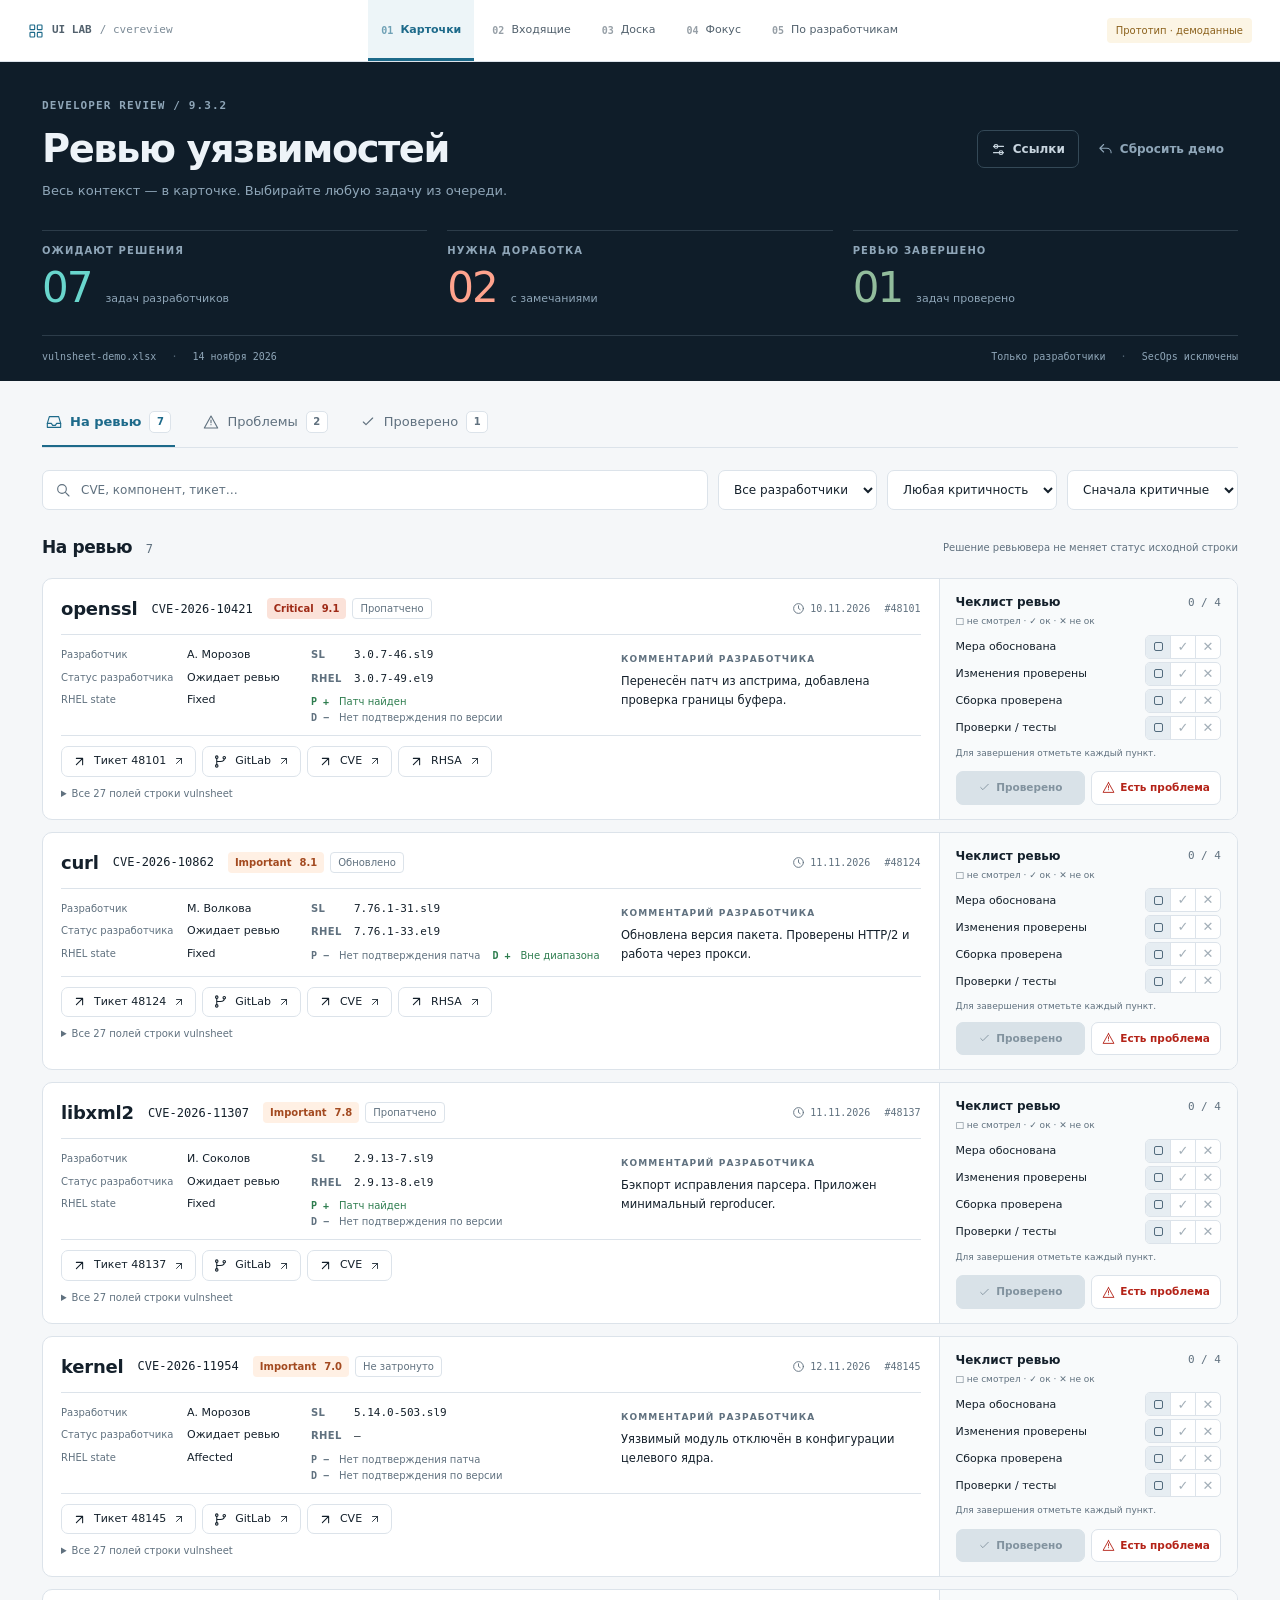
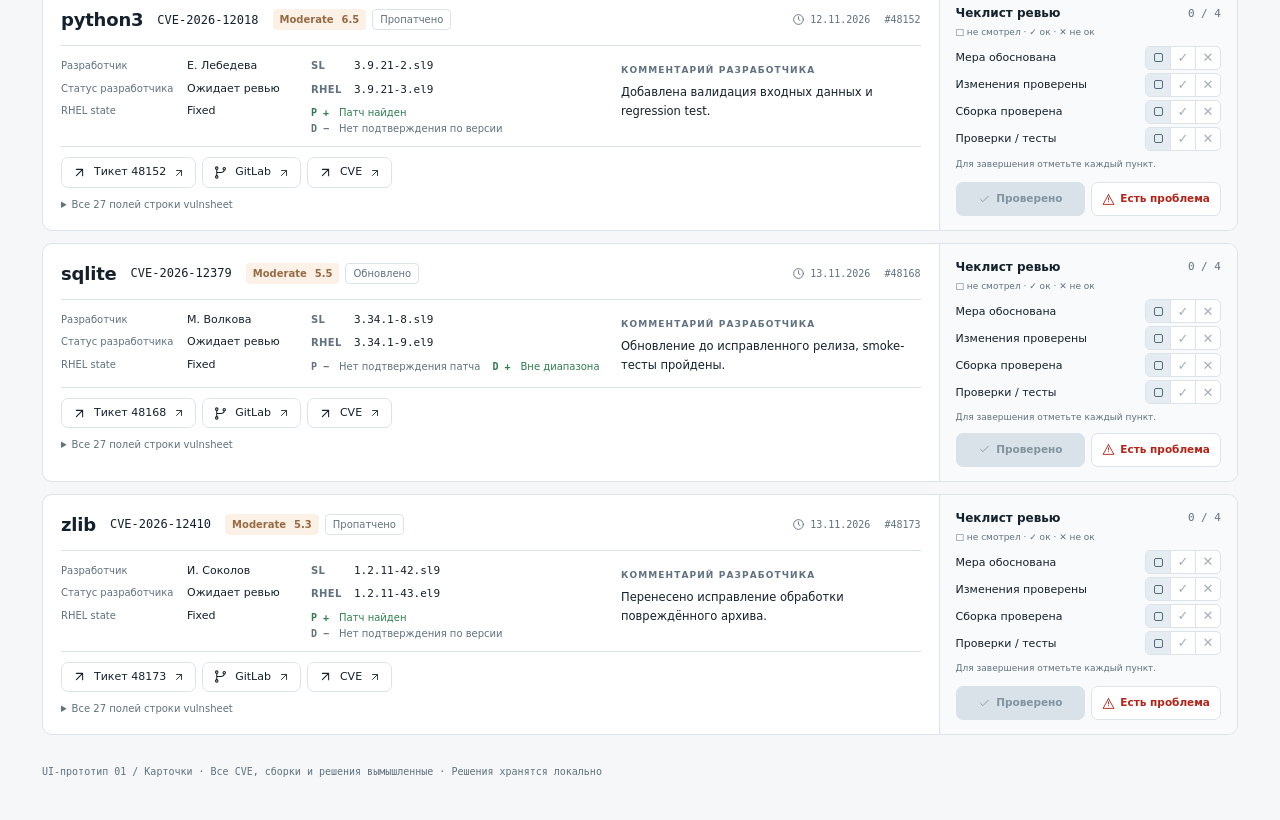
<file: tools/cvereview/prototypes/01-cards.html>
<!doctype html>
<html lang="ru">
<head>
<meta charset="utf-8">
<meta name="viewport" content="width=device-width,initial-scale=1">
<meta name="description" content="Пять вариантов интерфейса ревью CVE-задач разработчиков. Интерактивные прототипы на вымышленных данных.">
<title>Карточки · cvereview UI</title>
<style>/* Palette adapted from cvesummary; no fonts, icons or assets are fetched. */
:root{--bg:#f5f7f9;--panel:#fff;--fg:#14202b;--muted:#60717f;--line:#dce3ea;--accent:#1d6a8a;--soft:#e2eff5;--ok:#2e7d4f;--bad:#b42318;--bad-soft:#fff1ed;--hero:#0f1d29;--radius:12px;--mono:ui-monospace,"Cascadia Code","DejaVu Sans Mono",monospace;--body:"Onest","Segoe UI",system-ui,sans-serif;color-scheme:light}
*{box-sizing:border-box}body{margin:0;background:var(--bg);color:var(--fg);font:14px/1.5 var(--body)}button,input,textarea,select{font:inherit}button,a,input,select,summary,textarea{-webkit-tap-highlight-color:transparent}button,summary{cursor:pointer}a{color:inherit}button{color:inherit}svg{width:18px;height:18px;flex:none;vertical-align:middle}h1,h2,h3,p{margin:0}h1{font-size:clamp(28px,3vw,42px);line-height:1.18;letter-spacing:-1.5px;font-weight:700}h2{font-size:19px;letter-spacing:-.4px}h3{font-size:15px}button{transition:background .15s,border-color .15s}button:hover,a.btn:hover{filter:brightness(.96)}:focus-visible{outline:3px solid #378cab;outline-offset:3px}input:focus-visible,select:focus-visible,textarea:focus-visible{outline-offset:1px}code,.mono{font-family:var(--mono);font-variant-numeric:tabular-nums}code{font-size:12px;overflow-wrap:anywhere}.wrap{max-width:1440px;margin:auto;padding:0 42px}.label,.eyebrow{font-size:10px;letter-spacing:1.1px;text-transform:uppercase;font-weight:600;color:var(--muted)}.eyebrow{font-family:var(--mono);font-size:11px;margin-bottom:11px}.dot{margin:0 9px;opacity:.5}.btn{display:inline-flex;align-items:center;justify-content:center;gap:7px;border:1px solid var(--line);border-radius:7px;padding:9px 13px;background:var(--panel);color:var(--fg);text-decoration:none;font-weight:600;font-size:12px;white-space:nowrap}.btn svg{width:15px;height:15px}.btn.primary{background:var(--accent);color:white;border-color:var(--accent)}.btn.danger-outline{color:var(--bad)}.btn.quiet{background:transparent;border-color:transparent;color:var(--muted)}.btn.link-btn{font-weight:500;font-size:11px;padding:7px 10px}.btn.link-btn svg:last-child{width:12px;height:12px}.icon-button{border:0;background:none;font-size:25px;line-height:1;padding:4px 8px;color:var(--muted)}
.lab-bar{min-height:62px;background:#fff;color:#52616d;display:flex;align-items:center;justify-content:space-between;gap:22px;padding:0 28px;border-bottom:1px solid #dce3ea;font-size:11px}.lab-brand{font-family:var(--mono);font-weight:700;display:flex;align-items:center;gap:8px;text-decoration:none;white-space:nowrap}.lab-brand svg{width:16px;color:#1d6a8a}.lab-brand span{font-weight:400;color:#7c8b97}.lab-bar nav{display:flex;gap:5px;align-self:stretch}.lab-bar nav a{display:flex;align-items:center;gap:7px;padding:0 13px;text-decoration:none;border-bottom:3px solid transparent;border-top:3px solid transparent}.lab-bar nav a b{font-family:var(--mono);font-size:10px;opacity:.6}.lab-bar nav a[aria-current]{color:#1d6a8a;background:#edf5f8;border-bottom-color:#1d6a8a;font-weight:700}.demo-label{color:#8b611c;background:#fcf5e5;padding:5px 9px;border-radius:4px;font-size:10px;white-space:nowrap}
.page-head{display:flex;align-items:center;justify-content:space-between;gap:22px;padding:36px 0 30px}.page-head p{color:var(--muted);font-size:13px;margin-top:10px}.head-tools{display:flex;gap:5px}.hero{background:var(--hero);color:#edf3f8}.hero .page-head p,.hero .eyebrow,.hero .label{color:#8fa6b8}.hero .btn{background:transparent;border-color:#344957;color:#c8d5df}.hero .btn.quiet{border-color:transparent;color:#8fa6b8}.stats{display:grid;grid-template-columns:repeat(3,1fr);gap:20px}.stats>div{display:flex;flex-wrap:wrap;align-items:baseline;column-gap:14px;padding:12px 0 21px;border-top:1px solid var(--line)}.stats .label{width:100%;margin-bottom:5px}.stats b{font-size:42px;line-height:1.2;letter-spacing:-2px;font-weight:500}.stats>div>span:last-child{font-size:11px;color:var(--muted)}.hero .stats>div{border-color:#2c3c49}.hero .stats>div>span:last-child{color:#8fa6b8}.hero .stats>div:first-child b{color:#69d6cd}.hero .stats>div:nth-child(2) b{color:#ffa38d}.hero .stats>div:last-child b{color:#92bd9c}.hero-foot{display:flex;justify-content:space-between;padding:13px 0 17px;border-top:1px solid #2c3c49;color:#8fa6b8;font-size:10px;font-family:var(--mono)}
.pools{display:flex;gap:24px;align-items:center;border-bottom:1px solid var(--line);margin:18px 0 22px}.pool{border:0;border-bottom:2px solid transparent;padding:12px 4px;background:none;display:flex;align-items:center;gap:8px;font-size:13px;color:var(--muted);white-space:nowrap}.pool svg{width:16px}.pool b{font-size:10px;background:var(--panel);border:1px solid var(--line);min-width:22px;border-radius:5px;padding:0 5px;line-height:20px}.pool.active{color:var(--accent);border-bottom-color:var(--accent);font-weight:600}.pool.problem.active{color:var(--bad);border-bottom-color:var(--bad)}.pool.done.active{color:var(--ok);border-bottom-color:var(--ok)}.filters{display:flex;gap:10px;margin-bottom:25px}.search{position:relative;display:flex;align-items:center;flex:1;min-width:160px}.search svg{position:absolute;left:13px;color:var(--muted);width:16px}.search input{padding-left:38px;width:100%}.filters input,.filters select{height:40px;border:1px solid var(--line);border-radius:7px;background:var(--panel);color:var(--fg);font-size:12px;padding:0 11px}.filters .search input{padding-left:38px}.filters select{max-width:205px}.filters input::placeholder{color:var(--muted)}.section-line{display:flex;align-items:center;justify-content:space-between;gap:15px;margin:10px 0 18px}.section-line h2{font-size:17px}.section-line h2 span{font:12px var(--mono);color:var(--muted);margin-left:8px}.section-line>span{font-size:10px;color:var(--muted)}.card-grid{display:grid;grid-template-columns:repeat(3,minmax(0,1fr));gap:18px;align-items:start}.task-card{background:var(--panel);border:1px solid var(--line);border-radius:var(--radius);padding:21px;min-width:0}.card-heading,.detail-top{display:flex;align-items:center;justify-content:space-between;gap:10px}.package{font-size:19px;font-weight:700;letter-spacing:-.4px}.task-id{font-size:10px;color:var(--muted)}.cve{margin-top:5px;font-size:12px;font-weight:500;letter-spacing:.1px}.badges{display:flex;flex-wrap:wrap;gap:6px;margin:15px 0 18px}.badge{display:inline-flex;align-items:center;gap:8px;font-size:10px;font-weight:600;border:1px solid var(--line);padding:3px 7px;border-radius:4px;line-height:1.5}.badge.severity{border:0}.badge.critical{background:#fbe2d9;color:#9e2a16}.badge.important{background:#fff0e4;color:#a34a20}.badge.moderate{background:#fcf1e7;color:#966b44}.badge.low{background:#f3f1ec;color:#74705c}.badge.measure{color:var(--muted);font-weight:500}.facts{display:grid;grid-template-columns:1fr 1fr;gap:13px 10px;margin:0 0 16px}.facts dt{font-size:10px;color:var(--muted);margin-bottom:2px}.facts dd{font-size:11px;margin:0;font-weight:500;overflow-wrap:anywhere}.builds{padding:11px 13px;background:var(--bg);border-radius:6px;display:grid;gap:10px}.builds>div{display:flex;flex-direction:column;gap:2px}.builds .label{font-size:9px;letter-spacing:.5px}.builds code{font-size:10px}.signals{display:flex;flex-wrap:wrap;gap:6px 13px;padding:13px 0;border-bottom:1px solid var(--line)}.signal{font:600 10px var(--mono);color:var(--muted)}.signal span{font:10px var(--body);margin-left:4px}.signal.positive{color:var(--ok)}.dev-note{padding:14px 0 8px}.dev-note p,.review-note p{font-size:11px;margin-top:5px;line-height:1.65;overflow-wrap:anywhere}.dev-note .label,.review-note .label{font-size:9px}.review-note{background:var(--bad-soft);border-left:2px solid #d57864;border-radius:0 5px 5px 0;padding:10px 12px;margin:8px 0;color:var(--bad)}.review-note .label{color:var(--bad)}.links{display:flex;flex-wrap:wrap;gap:6px;margin:17px 0 14px}.actions{display:flex;gap:7px;flex-wrap:wrap;padding-top:13px;border-top:1px solid var(--line)}.actions .btn{flex:1;padding:9px 10px}.more{margin-top:7px}.more summary,.raw summary,.team-details summary{font-size:10px;color:var(--muted);padding:7px 0}.raw dl{display:grid;grid-template-columns:1fr;gap:7px;margin:9px 0}.raw dl>div{border-top:1px solid var(--line);padding-top:6px;display:grid;grid-template-columns:minmax(100px,1fr) minmax(0,1.3fr);gap:9px;font-size:10px}.raw dt{color:var(--muted)}.raw dd{margin:0;overflow-wrap:anywhere}.empty{padding:65px 20px;text-align:center;color:var(--muted);grid-column:1/-1;background:var(--panel);border:1px dashed var(--line);border-radius:10px}.empty svg{width:34px;height:34px;color:var(--ok);margin-bottom:10px}.empty h3{font-size:18px;color:var(--fg)}.empty p{margin-top:7px;font-size:12px}#footnote{font:10px/1.7 var(--mono);color:var(--muted);max-width:1440px;margin:28px auto;padding:0 42px 12px}.toast{position:fixed;bottom:25px;left:50%;transform:translateX(-50%);display:flex;align-items:center;gap:12px;z-index:10;background:var(--fg);color:var(--panel);padding:12px 17px;border-radius:9px;box-shadow:0 5px 30px #0003;font-size:12px;max-width:calc(100% - 30px);width:max-content}.toast[hidden]{display:none}.toast .btn{color:inherit;font-size:11px}.toast>svg{color:#82c7a1}dialog{color:var(--fg);background:var(--panel);border:1px solid var(--line);border-radius:14px;padding:26px;max-width:550px;width:calc(100% - 32px);box-shadow:0 20px 80px #0003}dialog::backdrop{background:#0f1d2999;backdrop-filter:blur(3px)}.dialog-heading{display:flex;justify-content:space-between;align-items:center;gap:15px}.dialog-heading .eyebrow{margin:0;font-size:9px}dialog h2{font-size:25px;margin:12px 0}dialog p{color:var(--muted);font-size:12px;margin-bottom:15px;overflow-wrap:anywhere}dialog label{display:block;font-size:12px;margin:18px 0 8px;font-weight:600}dialog input,dialog textarea{width:100%;border:1px solid var(--line);border-radius:7px;color:var(--fg);background:var(--bg);padding:11px;font-size:12px}dialog input{font-family:var(--mono);font-size:10px}dialog textarea{resize:vertical;min-height:115px}.dialog-note{font-size:11px;margin:12px 0 20px}.dialog-actions{display:flex;justify-content:flex-end;gap:8px}
/* 02 · An inbox: short queue on the left, readable detail on the right. */
.v2{--bg:#f7f9fb;--radius:9px}.inbox-shell{display:grid;grid-template-columns:205px minmax(0,1fr);min-height:calc(100vh - 62px)}.rail{background:#101f2c;color:#c1ced8;padding:31px 17px;display:flex;flex-direction:column;border-right:1px solid #243747}.product-mark{display:flex;align-items:center;gap:10px;font-size:19px;letter-spacing:-.6px;margin-bottom:48px;padding:0 7px}.product-mark>svg{color:#6dd3c5;width:24px;height:24px}.product-mark strong>span{font-weight:400;color:#8fa6b8}.rail>.label{font-size:9px;color:#7190a3;padding-left:9px}.vertical.pools{flex-direction:column;gap:5px;border:0;align-items:stretch;margin-top:13px}.vertical .pool{padding:11px 10px;border:0;border-radius:5px;color:#91a6b7;font-size:12px}.vertical .pool b{margin-left:auto;background:#253c4c;border:0;color:#bbccd7}.vertical .pool.active{background:#1f3b4c;color:#92d9e7}.vertical .pool.problem.active{background:#4a2d2b;color:#ffb4a2}.vertical .pool.done.active{background:#1d3e35;color:#96dab5}.rail-bottom{margin-top:auto;display:flex;align-items:center;gap:10px;padding:20px 5px 0;border-top:1px solid #2c3c49}.avatar{height:34px;width:34px;border-radius:50%;background:var(--soft);color:var(--accent);display:inline-flex;align-items:center;justify-content:center;font-size:11px;font-weight:700;flex:none}.rail .avatar{background:#294352;color:#a9c9d7}.rail-bottom b{display:block;font-size:11px}.rail-bottom small{font-size:10px;color:#7190a3}.inbox-main{padding:0 30px;min-width:0}.inbox-main .page-head{padding:30px 0 25px}.inbox-main h1{font-size:30px}.inbox-main .page-head p{font-size:11px}.inbox-main .eyebrow{font-size:9px}.inbox-main .filters{gap:7px;margin-bottom:18px}.inbox-main .filters select{max-width:170px;font-size:10px}.inbox-layout{display:grid;grid-template-columns:270px minmax(0,1fr);border:1px solid var(--line);border-radius:9px;background:var(--panel);overflow:hidden;align-items:start}.queue{border-right:1px solid var(--line);align-self:stretch;background:#fcfdfe}.queue-heading{display:flex;align-items:center;justify-content:space-between;padding:17px 18px;border-bottom:1px solid var(--line)}.queue-heading h2{font-size:12px;letter-spacing:0}.queue-heading>span{color:var(--muted);font:10px var(--mono)}.queue-item{width:100%;border:0;border-left:3px solid transparent;border-bottom:1px solid var(--line);padding:16px 17px;text-align:left;background:transparent;display:block}.queue-item>div{display:flex;align-items:center;justify-content:space-between}.queue-item b{font-size:14px}.queue-item>.mono{font-size:10px;display:block;margin-top:4px}.queue-item small{display:flex;justify-content:space-between;font-size:10px;color:var(--muted);margin-top:8px}.queue-item.selected{background:var(--soft);border-left-color:var(--accent)}.sev-dot{width:7px;height:7px;background:#e8955f;border-radius:50%}.sev-dot.critical{background:#b73c21}.sev-dot.important{background:#d97143}.detail-wrap{padding:26px}.detail{border:0;border-radius:0;padding:0}.detail h2{font-size:24px;margin:8px 0 18px;letter-spacing:-.5px}.detail .package{font-size:21px}.detail .facts{gap:18px 20px;padding-top:18px;border-top:1px solid var(--line)}.detail .facts dd{font-size:12px}.detail .facts dt{font-size:10px}.detail .links{margin-top:18px;margin-bottom:22px}.detail .builds{grid-template-columns:1fr 1fr;gap:12px;padding:15px}.detail .builds code{font-size:11px}.detail .signals{gap:15px}.detail .signal{font-size:11px}.detail .dev-note{padding:20px 0 15px}.detail .dev-note p,.detail .review-note p{font-size:12px}.detail .raw{margin-bottom:15px}.detail .raw summary{font-size:11px}.decision{padding-top:10px;margin-top:15px;border-top:1px solid var(--line)}.decision>.label{display:block;margin-bottom:10px}.decision .actions{border:0;padding:0}.decision .actions .btn{padding:12px}.source-line{font:9px var(--mono);color:var(--muted);padding:18px 0}
/* 03 · Three visible pools form a working board. */
.v3{--bg:#edf1f5;--accent:#345c82;--soft:#e5edf5;--radius:8px}.board-wrap{max-width:1600px;padding:0 32px}.board-wrap .page-head{padding:32px 0 25px}.board-wrap h1{font-size:34px}.board-info{display:flex;justify-content:space-between;align-items:center;border-top:1px solid var(--line);padding:15px 0;font-size:10px;color:var(--muted)}.board-info>span:first-child{display:flex;align-items:center;gap:8px}.board-info svg{width:14px}.board-wrap .filters{margin:4px 0 24px}.board{display:grid;grid-template-columns:repeat(3,minmax(0,1fr));gap:22px}.board-col{background:#e4eaf0;padding:13px 12px;border-radius:10px;border-top:3px solid #557b9c;min-width:0}.board-col.problem{background:#f1e9e5;border-top-color:#bd7864}.board-col.done{background:#e4ede8;border-top-color:#6c9b7b}.col-heading{display:flex;align-items:center;gap:9px;padding:3px 5px}.col-heading h2{font-size:14px}.col-heading b{margin-left:auto;font:12px var(--mono);color:var(--muted);background:#fff8;padding:3px 8px;border-radius:5px}.col-heading svg{width:16px;color:#557b9c}.problem .col-heading svg{color:#b46750}.done .col-heading svg{color:#528160}.col-note{color:var(--muted);font-size:10px;padding:4px 5px 17px}.board-stack{display:grid;gap:12px}.compact{padding:18px;box-shadow:0 2px 2px #19304104}.compact .package{font-size:17px}.compact .badges{margin:12px 0}.compact-meta{font-size:10px;color:var(--muted);display:flex;justify-content:space-between}.compact-note{font-size:11px;margin-top:12px;line-height:1.7}.compact .links{margin:12px 0}.compact .btn.link-btn{font-size:10px;padding:6px 8px}.compact .actions .btn{font-size:10px;padding:8px 6px}.board-empty{padding:45px 10px;color:var(--muted);text-align:center;font-size:12px;border:1px dashed #a7b8c377;border-radius:7px}
/* 04 · A calm, dark, one-at-a-time review session. */
.v4{--bg:#0c141b;--panel:#121f29;--fg:#e5eef5;--muted:#8da2b3;--line:#2a3b48;--accent:#60c9c0;--soft:#19373c;--ok:#91cea6;--bad:#f4a18a;--bad-soft:#392b29;color-scheme:dark}.focus-wrap{max-width:1270px}.v4 .page-head{padding:35px 0 27px}.v4 h1{font-size:40px;font-weight:500;letter-spacing:-1.3px}.v4 .eyebrow{color:#60c9c0;font-size:10px}.v4 .btn.primary{color:#102a2d}.v4 .badge.critical{background:#462a26;color:#ffaf96}.v4 .badge.important{background:#3b2e23;color:#efb58b}.v4 .badge.moderate{background:#36332b;color:#cfbf99}.v4 .badge.low{background:#29343a;color:#adc1cc}.focus-meta{display:flex;justify-content:space-between;font:10px var(--mono);color:var(--muted);margin:3px 0 13px}.focus-meta>span:first-child{display:flex;align-items:center;gap:8px}.focus-meta svg{color:var(--accent);width:14px}.progress{background:#233642;border-radius:3px;height:3px;overflow:hidden}.progress i{height:3px;display:block;background:var(--accent)}.v4 .pools{margin:10px 0 20px;gap:25px}.v4 .filters{margin-bottom:22px}.v4 .filters input,.v4 .filters select{background:#101d26}.focus-layout{display:grid;grid-template-columns:minmax(0,1fr) 285px;gap:24px;align-items:start}.focus-stage{padding:32px;background:var(--panel);border:1px solid var(--line);border-radius:13px}.v4 .detail{background:none}.v4 .detail h2{font-size:28px;letter-spacing:-1px}.v4 .detail .package{font-size:24px}.v4 .detail .builds{background:#0c171f}.v4 .detail .facts{gap:20px}.v4 .detail .dev-note p{font-size:13px}.v4 .detail .decision{padding-top:17px}.v4 .detail .raw summary{padding:10px 0}.up-next{padding:0 0 10px;border:1px solid var(--line);border-radius:10px;background:#101b24;overflow:hidden}.up-next>p{font-size:11px;color:var(--muted);padding:15px 17px;border-bottom:1px solid var(--line)}.up-next .queue-heading h2{font-size:13px}.v4 .queue-item.selected{background:#193138}.v4 .queue-item>.mono{color:#a4bac9}.focus-note{padding:18px 16px;color:var(--muted);font-size:10px;display:flex;gap:10px}.v4 .lab-bar{background:#101b24;color:#a8b8c4;border-color:#2a3b48}.v4 .lab-brand span{color:#7f97a8}.v4 .lab-bar nav a[aria-current]{background:#1a3339;color:#79d7ce;border-bottom-color:#79d7ce}.v4 .demo-label{background:#393426;color:#d4c28a}.v4 .lab-brand svg{color:#79d7ce}
/* 05 · Editorial team view, with each developer's work together. */
.v5{--bg:#f5f3ee;--panel:#fffefa;--fg:#2b302f;--muted:#77796f;--line:#deded3;--accent:#9e5333;--soft:#f1e5d9;--bad:#a3402e;--bad-soft:#faece5;--radius:5px}.team-wrap{max-width:1430px}.v5 .eyebrow{color:#9e5333}.v5 h1{font-size:43px;letter-spacing:-1.4px;font-weight:600}.team-overview{display:grid;grid-template-columns:220px minmax(0,1fr);gap:40px;border-top:1px solid var(--fg);border-bottom:1px solid var(--line);margin:4px 0 20px;padding:16px 0 9px}.edition{font:12px var(--mono);letter-spacing:2px;display:flex;flex-direction:column;justify-content:center}.edition span{display:block;color:var(--muted);font-size:10px;margin-top:9px;letter-spacing:1px}.team-overview .stats>div{border:0;padding:0 0 10px}.team-overview .stats b{font-size:35px}.team-overview .stats>div>span:last-child{font-size:10px}.team-overview .stats .label{font-size:9px}.v5 .pools{gap:30px;margin-bottom:23px}.v5 .pool b{border-radius:20px}.v5 .filters input,.v5 .filters select{border-radius:4px}.team-groups{display:grid;gap:25px}.team-group{background:var(--panel);border:1px solid var(--line);border-radius:6px;display:grid;grid-template-columns:220px minmax(0,1fr);overflow:hidden}.person-heading{display:flex;align-items:flex-start;position:relative;padding:25px 19px;background:#efeee7;border-right:1px solid var(--line);gap:11px}.person-heading .avatar{background:#dfebdf;color:#4b6850}.person-heading .color-1{background:#e4e3ef;color:#6d6182}.person-heading .color-2{background:#f0dfd1;color:#966447}.person-heading .color-3{background:#e0e8ed;color:#486f82}.person-heading h2{font-size:13px;letter-spacing:0;margin-top:1px}.person-heading p{font-size:10px;color:var(--muted);margin-top:4px}.person-count{position:absolute;bottom:18px;left:23px;font-size:42px;color:#c1c5b9;font-weight:400;letter-spacing:-3px}.team-tasks{min-width:0}.team-task{padding:20px 24px;border-bottom:1px solid var(--line)}.team-task:last-child{border-bottom:0}.team-task-top{display:flex;align-items:center;gap:12px;flex-wrap:wrap}.team-task-top .package{font-size:17px}.team-task-top h3{font-size:11px;font-weight:500}.team-task-top .task-id{margin-left:auto}.team-task-bottom{display:flex;align-items:center;gap:25px;margin-top:13px}.team-task-bottom>p{font-size:11px;color:var(--muted);flex:1;line-height:1.7}.team-task-bottom .actions{border:0;padding:0;flex:none}.team-task-bottom .actions .btn{flex:none;font-size:11px;padding:8px 11px}.team-details{margin-top:8px}.team-details>summary{font-size:10px}.team-details .context{padding-top:14px}.team-details .builds{grid-template-columns:1fr 1fr}.team-details .facts{grid-template-columns:repeat(4,1fr)}
@media(min-width:1700px){.wrap{padding-left:30px;padding-right:30px}.card-grid{gap:24px}.task-card{padding:25px}.v2 .inbox-main{max-width:1500px;width:100%;margin:auto}.detail-wrap{padding:38px}.inbox-layout{grid-template-columns:330px minmax(0,1fr)}}
@media(max-width:1180px){.lab-brand span,.demo-label{display:none}.lab-bar{padding:0 20px;gap:12px}.lab-bar nav a{padding:0 10px;font-size:10px}.wrap{padding:0 26px}.card-grid{grid-template-columns:repeat(2,minmax(0,1fr))}.filters{flex-wrap:wrap}.filters .search{flex-basis:260px}.inbox-shell{grid-template-columns:170px minmax(0,1fr)}.rail{padding:25px 10px}.product-mark{font-size:16px;gap:7px}.inbox-main{padding:0 20px}.inbox-main .page-head{align-items:flex-start}.inbox-main .page-head .head-tools{flex-direction:column}.inbox-layout{grid-template-columns:220px minmax(0,1fr)}.detail-wrap{padding:20px}.detail h2{font-size:20px}.detail .builds{grid-template-columns:1fr}.board{gap:12px}.board-wrap{padding:0 20px}.compact{padding:15px}.compact .actions{flex-direction:column}.compact .links{gap:4px}.compact .link-btn{padding:5px}.team-group{grid-template-columns:185px minmax(0,1fr)}.team-overview{grid-template-columns:185px minmax(0,1fr);gap:20px}.team-task-top{gap:9px}.team-task-top .task-id{display:none}.team-task-bottom{align-items:flex-start;flex-direction:column;gap:12px}.team-task-bottom .actions{align-self:flex-end}.focus-layout{grid-template-columns:minmax(0,1fr) 250px;gap:17px}.focus-stage{padding:25px}.focus-stage .detail h2{font-size:24px}}
@media(max-width:800px){.lab-bar{flex-direction:column;gap:0;align-items:stretch;padding:10px 14px 0;min-height:75px}.lab-brand{font-size:10px}.lab-bar nav{justify-content:space-between;margin-top:6px}.lab-bar nav a{font-size:9px;padding:8px 3px;gap:4px}.lab-bar nav a b{font-size:9px}.page-head{align-items:flex-start;flex-direction:column;padding:27px 0 20px;gap:18px}.page-head h1,.v5 h1,.v4 h1{font-size:32px}.page-head p{font-size:12px}.head-tools .btn{font-size:11px;padding:7px 10px}.stats{gap:12px}.stats b{font-size:35px}.stats>div>span:last-child{display:none}.stats .label{font-size:8px;letter-spacing:.5px}.hero-foot{font-size:8px;flex-wrap:wrap;gap:6px}.filters{gap:7px;margin-bottom:20px}.filters .search{flex-basis:100%}.filters select{flex:1;min-width:0;font-size:10px;max-width:none;padding:0 6px;height:36px}.pools{gap:14px;margin:8px 0 18px}.pool{font-size:11px;gap:6px}.pool svg{width:14px}.section-line>span{display:none}.card-grid{gap:13px}.task-card{padding:17px}.task-card .package{font-size:17px}.actions .btn{font-size:10px}.inbox-shell{display:block}.rail{padding:10px 20px}.product-mark,.rail>.label,.rail-bottom{display:none}.vertical.pools{flex-direction:row;margin:0;gap:6px}.vertical .pool{flex:1;padding:10px;font-size:11px}.inbox-main .page-head{flex-direction:row}.inbox-main .page-head h1{font-size:26px}.inbox-main .page-head p{max-width:250px}.inbox-layout{grid-template-columns:195px minmax(0,1fr)}.queue-item{padding:13px 11px}.queue-item>.mono{font-size:9px}.queue-heading{padding:14px 12px}.detail-wrap{padding:18px}.detail h2{font-size:17px}.detail .facts{grid-template-columns:1fr}.detail .badges{gap:5px}.detail .badge{font-size:9px}.detail .actions{flex-direction:column}.board{grid-template-columns:repeat(3,minmax(265px,1fr));gap:12px;overflow-x:auto;align-items:start;padding-bottom:15px}.board-wrap{padding:0 17px}.board-info{font-size:9px;gap:10px}.board-info>span:last-child{display:none}.compact .actions{flex-direction:row}.focus-layout{grid-template-columns:minmax(0,1fr)}.focus-stage{padding:25px}.up-next{order:2;display:grid;grid-template-columns:repeat(2,minmax(0,1fr))}.up-next>.queue-heading,.up-next>p,.focus-note{grid-column:1/-1}.focus-meta{font-size:8px}.v4 .detail .facts{grid-template-columns:1fr 1fr}.v4 .detail .actions{flex-direction:row}.team-overview{grid-template-columns:1fr;padding-top:13px;gap:13px}.edition{font-size:10px;flex-direction:row;justify-content:space-between}.edition span{margin:0;font-size:9px}.team-overview .stats b{font-size:30px}.team-group{display:block}.person-heading{border-right:0;border-bottom:1px solid var(--line);padding:15px 19px;align-items:center}.person-count{position:static;margin-left:auto;font-size:25px;letter-spacing:-1px}.team-task{padding:18px}.team-task-bottom .actions{align-self:stretch}.team-task-bottom .actions .btn{flex:1}.team-details .facts{grid-template-columns:1fr 1fr}#footnote{padding:0 26px;font-size:8px}}
@media(max-width:520px){.wrap{padding:0 17px}.lab-bar nav a span{font-size:8px}.lab-bar nav a{gap:3px}.lab-bar nav a b{font-size:8px}.card-grid{grid-template-columns:minmax(0,1fr)}.task-card{padding:21px}.pools{justify-content:space-between;gap:7px}.pool{font-size:10px;gap:5px}.pool b{min-width:18px;font-size:9px;line-height:17px}.pool svg{width:12px}.stats{gap:8px}.stats b{font-size:32px}.hero-foot .dot{margin:0 4px}.filters select{font-size:9px;padding:0 4px}.inbox-main{padding:0 15px}.inbox-main .page-head{flex-direction:column;gap:10px}.inbox-main .page-head p{max-width:100%}.inbox-main .page-head .head-tools{flex-direction:row}.inbox-layout{display:block}.queue{display:flex;overflow-x:auto;border:0;border-bottom:1px solid var(--line)}.queue>.queue-heading{display:none}.queue-item{min-width:166px;max-width:166px;border-bottom:0;border-left:0;border-top:3px solid transparent}.queue-item.selected{border-left:0;border-top-color:var(--accent)}.detail-wrap{padding:22px}.detail .facts{grid-template-columns:1fr 1fr}.detail .builds{grid-template-columns:1fr}.detail h2{font-size:22px}.detail .actions{flex-direction:row}.detail .actions .btn{font-size:10px;padding:10px 7px}.vertical .pool{font-size:10px;padding:8px}.rail{padding:8px 12px}.focus-stage{padding:21px}.focus-stage .detail h2{font-size:21px}.focus-meta>span:first-child{font-size:7px;gap:3px}.v4 .pools{gap:6px}.v4 .detail .actions{flex-direction:column}.focus-wrap .page-head{padding-top:27px}.team-task-top .badge{font-size:9px}.team-task-top h3{font-size:10px}.team-task-top{gap:7px}.team-task-top .package{font-size:16px}.team-task-bottom .actions .btn{font-size:10px;padding:8px}.team-details .builds{grid-template-columns:1fr}.toast{font-size:10px;padding:11px 12px;gap:8px}.toast .btn{padding:4px}.dialog-actions .btn{font-size:10px;padding:9px}dialog{padding:22px}dialog h2{font-size:22px}}
/* 01 · One full-width card per row at every viewport size. */
.v1 .card-grid{grid-template-columns:minmax(0,1fr)}
@media(prefers-reduced-motion:reduce){*{transition:none!important;scroll-behavior:auto!important}}

/* Variant 01: use the width of a list row for context, rather than stretching
   the old narrow card. Keep full comments and expandable original fields. */
.v1 .card-grid{gap:12px}
.v1 .list-card{display:grid;grid-template-columns:minmax(0,3fr) minmax(250px,1fr);padding:0;border-radius:10px;overflow:hidden}
.v1 .list-card-main{padding:16px 18px;min-width:0}
.v1 .list-card-heading{display:flex;align-items:center;flex-wrap:wrap;gap:8px 14px}
.v1 .list-card-heading .package{font-size:18px;letter-spacing:-.2px}
.v1 .list-card-heading .cve{font-size:12px;margin:0;letter-spacing:0}
.v1 .list-card-heading .badges{display:flex;gap:6px;margin:0}
.v1 .list-card-heading .badge{font-size:10px;padding:2px 7px}
.v1 .list-date{display:flex;align-items:center;gap:5px;margin-left:auto;color:var(--muted);font:10px var(--mono);white-space:nowrap}
.v1 .list-date svg{width:13px;height:13px}
.v1 .list-card-heading .task-id{font-size:10px}
.v1 .list-card-body{display:grid;grid-template-columns:minmax(230px,.95fr) minmax(290px,1.15fr) minmax(0,1.3fr);gap:20px;margin-top:12px;padding-top:12px;border-top:1px solid var(--line);align-items:start}
.v1 .list-card .facts{grid-template-columns:1fr;gap:6px;margin:0}
.v1 .list-card .facts>div{display:grid;grid-template-columns:118px minmax(0,1fr);gap:8px;align-items:baseline}
.v1 .list-card .facts dt{font-size:10px;margin:0;line-height:1.5}
.v1 .list-card .facts dd{font-size:11px;line-height:1.5}
.v1 .list-card .builds{padding:0;background:none;gap:7px;border-radius:0}
.v1 .list-card .builds>div{display:grid;grid-template-columns:36px minmax(0,1fr);align-items:baseline;gap:7px}
.v1 .list-card .builds .label{font-size:10px;letter-spacing:.4px}
.v1 .list-card .builds code{font-size:11px}
.v1 .list-card .signals{border:0;padding:9px 0 0;gap:5px 12px}
.v1 .list-card .signal,.v1 .list-card .signal span{font-size:10px}
.v1 .list-card .dev-note{padding:0}
.v1 .list-card .dev-note .label{font-size:9px}
.v1 .list-card .dev-note p{font-size:11.5px;line-height:1.65;margin-top:4px}
.v1 .list-card .review-note{margin:10px 0 0;padding:8px 12px}
.v1 .list-card .review-note p{font-size:11.5px;margin-top:3px}
.v1 .list-card-footer{display:flex;justify-content:space-between;align-items:center;flex-wrap:wrap;gap:9px 16px;border-top:1px solid var(--line);padding-top:10px;margin-top:12px}
.v1 .list-card-footer .links{display:flex;gap:6px;margin:0;flex-wrap:wrap}
.v1 .list-card-footer .link-btn{font-size:11px;padding:6px 10px}
.v1 .list-card-footer .actions{border:0;padding:0;gap:7px}
.v1 .list-card-footer .actions .btn{flex:none;font-size:11.5px;padding:7px 13px}
.v1 .list-card-main>.raw{margin-top:7px}
.v1 .list-card-main>.raw>summary{font-size:10px;padding:2px 0;color:var(--muted);width:fit-content}
.v1 .list-card .raw dl{grid-template-columns:repeat(2,minmax(0,1fr));column-gap:24px;margin-top:12px}
.v1 .list-card .raw dl>div{grid-template-columns:minmax(110px,.8fr) minmax(0,1.2fr)}
.v1 .review-checklist{background:#f8fafb;border-left:1px solid var(--line);padding:14px 16px;min-width:0;display:flex;flex-direction:column;align-self:stretch}
.v1 .check-summary{display:flex;justify-content:space-between;align-items:center;gap:10px}
.v1 .check-summary h4{font-size:12px;font-weight:600;margin:0}
.v1 .check-count{font:11px var(--mono);color:var(--muted);white-space:nowrap}
.v1 .check-legend{font-size:9px;color:var(--muted);margin:4px 0 6px}
.v1 .check-items{display:grid;gap:3px}
.v1 .check-row{display:flex;justify-content:space-between;align-items:center;gap:9px;min-height:24px}
.v1 .check-row>span{font-size:11px;line-height:1.4;min-width:0}
.v1 .check-options{display:flex;align-items:center;flex:none;border:1px solid var(--line);border-radius:5px;background:var(--panel);overflow:hidden}
.v1 .check-option{position:relative;display:flex;cursor:pointer;border-right:1px solid var(--line)}
.v1 .check-option:last-child{border-right:0}
.v1 .check-option input{position:absolute;opacity:0;width:100%;height:100%;margin:0;cursor:pointer}
.v1 .check-option>span{display:flex;width:24px;height:22px;align-items:center;justify-content:center;font-size:13px;color:#a3afb8;pointer-events:none}
.v1 .check-option .unseen-square{width:9px;height:9px;border:1px solid currentColor;border-radius:2px}
.v1 .check-option input:checked+span{background:#e6edf2;color:#526b7d;font-weight:700}
.v1 .check-option.ok input:checked+span{background:#e2f2e8;color:var(--ok)}
.v1 .check-option.bad input:checked+span{background:#fce6e1;color:var(--bad)}
.v1 .check-option input:focus-visible+span{outline:2px solid var(--accent);outline-offset:-2px}
.v1 .check-option input:disabled{cursor:default}
.v1 .check-option input:disabled+span{opacity:.7}
.v1 .check-hint{font-size:9px;line-height:1.5;color:var(--muted);margin:7px 0 8px}
.v1 .has-failures{color:var(--bad)}
.v1 .check-actions{display:flex;flex-wrap:wrap;gap:6px;margin-top:auto}
.v1 .check-actions .btn{flex:1;min-width:0;font-size:10.5px;white-space:normal;padding:8px;gap:5px;text-align:center}
.v1 .check-actions .btn svg{width:13px;height:13px}
.v1 .check-actions .btn.quiet{flex-basis:100%;padding:4px 7px;font-size:10px}
.v1 .check-actions .btn:disabled{cursor:not-allowed;background:#d9e2e8;border-color:#d9e2e8;color:#82939f;filter:none}
.v1 .check-done{display:flex;justify-content:center;align-items:center;gap:6px;color:var(--ok);font-size:11px;flex-basis:100%;margin-bottom:5px}
.v1 .check-done svg{width:15px;height:15px}
@media(max-width:1180px){
  .v1 .list-card-body{grid-template-columns:minmax(220px,1fr) minmax(250px,1.1fr);gap:12px 24px}
  .v1 .list-card .dev-note{grid-column:1/-1;display:flex;align-items:baseline;gap:10px}
  .v1 .list-card .dev-note .label{flex:none}
  .v1 .list-card .dev-note p{margin:0}
}
@media(max-width:650px){
  .v1 .list-card-main{padding:15px}
  .v1 .list-card-heading{display:grid;grid-template-columns:auto minmax(0,1fr) auto;gap:8px}
  .v1 .list-card-heading .package{font-size:17px;grid-column:1;grid-row:1}
  .v1 .list-card-heading .cve{font-size:11px;grid-column:2;grid-row:1}
  .v1 .list-card-heading .badges{grid-column:1/3;grid-row:2;gap:5px}
  .v1 .list-card-heading .task-id{grid-column:3;grid-row:1;margin:0;font-size:9px;justify-self:end}
  .v1 .list-date{grid-column:3;grid-row:2;display:flex;font-size:8px;margin:0;justify-self:end}
  .v1 .list-card-body{grid-template-columns:minmax(0,1fr);gap:11px;margin-top:10px;padding-top:10px}
  .v1 .list-card .facts{grid-template-columns:1fr 1fr;gap:8px 12px}
  .v1 .list-card .facts>div{display:block}
  .v1 .list-card .facts>div:first-child{grid-column:1/-1;display:flex;align-items:baseline;gap:8px}
  .v1 .list-card .facts dt{font-size:9px}
  .v1 .list-card .facts dd{font-size:10.5px}
  .v1 .list-card .builds{padding:9px 10px;background:var(--bg);border-radius:5px;gap:5px}
  .v1 .list-card .builds code{font-size:10px}
  .v1 .list-card .signals{padding-top:7px;gap:5px 10px}
  .v1 .list-card .signal,.v1 .list-card .signal span{font-size:9px}
  .v1 .list-card .dev-note{display:block}
  .v1 .list-card .dev-note p{margin-top:3px;font-size:11px}
  .v1 .list-card-footer{align-items:stretch;margin-top:11px;padding-top:10px;gap:9px}
  .v1 .list-card-footer .links{gap:5px}
  .v1 .list-card-footer .link-btn{font-size:10px;padding:5px 8px}
  .v1 .list-card-footer .actions{width:100%}
  .v1 .list-card-footer .actions .btn{flex:1;font-size:11px;padding:8px 9px}
  .v1 .list-card .raw dl{grid-template-columns:minmax(0,1fr)}
}
@media(max-width:900px){
  .v1 .list-card{grid-template-columns:minmax(0,1fr)}
  .v1 .review-checklist{border-left:0;border-top:1px solid var(--line);padding:13px 18px}
  .v1 .check-items{grid-template-columns:1fr 1fr;gap:7px 24px}
  .v1 .check-hint{min-height:0;margin:8px 0}
  .v1 .check-actions{justify-content:flex-end}
  .v1 .check-actions .btn{flex:0 1 auto;min-width:130px}
  .v1 .check-actions .btn.quiet{flex-basis:auto}
}
@media(max-width:480px){
  .v1 .review-checklist{padding:13px 15px}
  .v1 .check-items{grid-template-columns:minmax(0,1fr);gap:3px}
  .v1 .check-actions .btn{flex:1;min-width:0}
  .v1 .check-actions .btn.quiet{flex-basis:100%}
}
</style>
</head>
<body data-variant="1">
<div id="variant-nav" class="lab-bar"></div>
<div id="app"></div>
<footer id="footnote"></footer>
<div id="toast" class="toast" role="status" hidden></div>
<dialog id="problem-dialog" aria-labelledby="problem-title">
  <form id="problem-form">
    <div class="dialog-heading"><span class="eyebrow">РЕШЕНИЕ РЕВЬЮВЕРА</span><button type="button" class="icon-button" data-action="close-dialog" data-dialog="problem-dialog" aria-label="Закрыть">×</button></div>
    <h2 id="problem-title">Что нужно исправить?</h2>
    <p id="problem-context" class="mono"></p>
    <label for="problem-comment">Комментарий для разработчика</label>
    <textarea id="problem-comment" required rows="6" placeholder="Опишите проблему и ожидаемое исправление…"></textarea>
    <p class="dialog-note">После сохранения задача уйдёт в пул «Проблемы». Комментарий останется в карточке.</p>
    <div class="dialog-actions"><button type="button" class="btn" data-action="close-dialog" data-dialog="problem-dialog">Отмена</button><button type="submit" class="btn primary">Сохранить в «Проблемы»</button></div>
  </form>
</dialog>
<dialog id="settings-dialog" aria-labelledby="settings-title">
  <form id="settings-form">
    <div class="dialog-heading"><span class="eyebrow">ПЕРЕХОДЫ ИЗ КАРТОЧКИ</span><button type="button" class="icon-button" data-action="close-dialog" data-dialog="settings-dialog" aria-label="Закрыть">×</button></div>
    <h2 id="settings-title">Внутренние ссылки</h2>
    <p>В демо стоят адреса-примеры <code>.example.internal</code>. Замените их своими шаблонами, чтобы проверить переходы.</p>
    <label for="task-template">Тикет · <code>{task}</code></label><input id="task-template" required>
    <label for="repo-template">GitLab · <code>{component}</code></label><input id="repo-template" required>
    <p class="dialog-note">Доступны {task}, {component}, {cve}. Настройки сохраняются в этом браузере.</p>
    <div class="dialog-actions"><button type="button" class="btn" data-action="close-dialog" data-dialog="settings-dialog">Отмена</button><button type="submit" class="btn primary">Сохранить ссылки</button></div>
  </form>
</dialog>
<script>/* Throwaway UI spike. All vulnerability and build data below are fictional. */
const variant = Number(document.body.dataset.variant);
const icons = {
  check:'<path d="m5 12 4 4L19 6"/>', alert:'<path d="m12 3 10 18H2L12 3Z"/><path d="M12 9v4m0 3v.2"/>',
  arrow:'<path d="M7 17 17 7M7 7h10v10"/>', search:'<circle cx="10.5" cy="10.5" r="6.5"/><path d="m16 16 5 5"/>',
  git:'<circle cx="6" cy="5" r="2"/><circle cx="18" cy="6" r="2"/><circle cx="6" cy="19" r="2"/><path d="M6 7v10m0-5c8 0 12 0 12-4"/>',
  inbox:'<path d="m5 4-3 10v6h20v-6L19 4H5Z"/><path d="M2 14h6l2 3h4l2-3h6"/>',
  grid:'<rect x="3" y="3" width="7" height="7" rx="1"/><rect x="14" y="3" width="7" height="7" rx="1"/><rect x="3" y="14" width="7" height="7" rx="1"/><rect x="14" y="14" width="7" height="7" rx="1"/>',
  back:'<path d="M9 4 3 10l6 6M3 10h11a7 7 0 0 1 7 7"/>', settings:'<path d="M4 7h16M4 17h16"/><circle cx="8" cy="7" r="3"/><circle cx="16" cy="17" r="3"/>',
  clock:'<circle cx="12" cy="12" r="9"/><path d="M12 7v5l3 2"/>', close:'<path d="m6 6 12 12M6 18 18 6"/>',
  users:'<circle cx="9" cy="7" r="4"/><path d="M2 21v-3a7 7 0 0 1 14 0v3M17 3a4 4 0 0 1 0 8m2 3a6 6 0 0 1 3 5v2"/>',
  focus:'<path d="M8 3H3v5m13-5h5v5M3 16v5h5m13-5v5h-5"/><circle cx="12" cy="12" r="4"/>'
};
const icon = name => `<svg viewBox="0 0 24 24" fill="none" stroke="currentColor" stroke-width="1.7" stroke-linecap="round" stroke-linejoin="round" aria-hidden="true">${icons[name] || icons.arrow}</svg>`;
const esc = v => String(v ?? '').replace(/[&<>"']/g, c => ({'&':'&amp;','<':'&lt;','>':'&gt;','"':'&quot;',"'":'&#39;'}[c]));
const names = ['Карточки', 'Входящие', 'Доска', 'Фокус', 'По разработчикам'];
const files = ['01-cards.html','02-inbox.html','03-board.html','04-focus.html','05-team.html'];
const descriptions = ['Весь контекст — в карточке. Выбирайте любую задачу из очереди.', 'Очередь под рукой. Детали выбранной задачи — на большом экране.', 'Видно движение задач и то, что ждёт доработки.', 'Одна задача. Весь контекст. Одно решение.', 'Ревью решений команды, сгруппированных по разработчикам.'];
// Fictional advisories, like the rest of the prototype data.
const demoAdvisories = {openssl:'https://access.redhat.com/errata/RHSA-2026:99901',curl:'https://access.redhat.com/errata/RHSA-2026:99902'};
const seed = [
  ['openssl','CVE-2026-10421','48101','А. Морозов','Critical',9.1,'Пропатчено','3.0.7-46.sl9','3.0.7-49.el9',true,false,'Перенесён патч из апстрима, добавлена проверка границы буфера.','10.11.2026'],
  ['curl','CVE-2026-10862','48124','М. Волкова','Important',8.1,'Обновлено','7.76.1-31.sl9','7.76.1-33.el9',false,true,'Обновлена версия пакета. Проверены HTTP/2 и работа через прокси.','11.11.2026'],
  ['libxml2','CVE-2026-11307','48137','И. Соколов','Important',7.8,'Пропатчено','2.9.13-7.sl9','2.9.13-8.el9',true,false,'Бэкпорт исправления парсера. Приложен минимальный reproducer.','11.11.2026'],
  ['kernel','CVE-2026-11954','48145','А. Морозов','Important',7.0,'Не затронуто','5.14.0-503.sl9','—',false,false,'Уязвимый модуль отключён в конфигурации целевого ядра.','12.11.2026'],
  ['python3','CVE-2026-12018','48152','Е. Лебедева','Moderate',6.5,'Пропатчено','3.9.21-2.sl9','3.9.21-3.el9',true,false,'Добавлена валидация входных данных и regression test.','12.11.2026'],
  ['sqlite','CVE-2026-12379','48168','М. Волкова','Moderate',5.5,'Обновлено','3.34.1-8.sl9','3.34.1-9.el9',false,true,'Обновление до исправленного релиза, smoke-тесты пройдены.','13.11.2026'],
  ['zlib','CVE-2026-12410','48173','И. Соколов','Moderate',5.3,'Пропатчено','1.2.11-42.sl9','1.2.11-43.el9',true,false,'Перенесено исправление обработки повреждённого архива.','13.11.2026'],
  ['libarchive','CVE-2026-12506','48182','Е. Лебедева','Important',7.5,'Пропатчено','3.5.3-5.sl9','3.5.3-6.el9',true,false,'Патч приложен, сборка готова.','13.11.2026','problem','В PATCH есть исправление, но в spec-файле нет его применения. Добавить и пересобрать пакет.'],
  ['expat','CVE-2026-12588','48193','А. Морозов','Moderate',6.1,'Не затронуто','2.5.0-4.sl9','—',false,false,'Проверен уязвимый путь исполнения.','13.11.2026','problem','Нужно приложить обоснование: какой именно код недостижим в нашей конфигурации.'],
  ['nghttp2','CVE-2026-12601','48204','И. Соколов','Moderate',5.9,'Обновлено','1.43.0-7.sl9','1.43.0-8.el9',false,true,'Исправленная версия, тесты HTTP/2 пройдены.','13.11.2026','done'],
  ['systemd','CVE-2026-12700','48211',' SecOps ','Low',3.1,'Закрыто SecOps','252-46.sl9','—',false,false,'Задача SecOps для демонстрации исключения.','13.11.2026'],
  ['tar','CVE-2026-12708','48215','М. Волкова','Low',3.3,'Другое','1.34-8.sl9','—',false,false,'Задача ещё в работе.','13.11.2026','work']
].map((a,i) => ({id:String(i),component:a[0],cve:a[1],task:a[2],rhsa:demoAdvisories[a[0]] || '',dev:a[3],severity:a[4],cvss:a[5],measure:a[6],sl:a[7],rh:a[8],p:a[9],d:a[10],comment:a[11],end:a[12],pool:a[13] || 'pending',reviewComment:a[14] || '',status:a[13] === 'work' ? 'В работе' : 'Ожидает ревью'}));
const eligible = seed.filter(r => r.dev.trim().toLowerCase() !== 'secops' && r.status === 'Ожидает ревью');
const reviewChecks = [
  {key:'measure',label:'Мера обоснована',hint:'Принятая мера соответствует уязвимости и нашей конфигурации.'},
  {key:'changes',label:'Изменения проверены',hint:'Проверены патч, обновление версии или обоснование «не затронуто».'},
  {key:'build',label:'Сборка проверена',hint:'Нужные изменения входят в указанный билд пакета.'},
  {key:'tests',label:'Проверки / тесты',hint:'Результаты тестов или проверок подтверждают принятое решение.'},
];
function withChecks(r) {
  if(variant !== 1)return {...r};
  return {...r,checks:Object.fromEntries(reviewChecks.map(check=>[check.key,
    [-1,0,1].includes(r.checks?.[check.key])?r.checks[check.key]:(r.pool === 'done'?1:0)]))};
}
const reviewComplete = r => reviewChecks.every(check=>[-1,1].includes(r.checks?.[check.key]));
const storageKey = `cvereview-ui-spike-v1-${variant}`;
let storageAvailable = true;
const read = (key,fallback) => { try { return JSON.parse(localStorage.getItem(key)) || fallback; } catch { storageAvailable = false; return fallback; } };
let saved = read(storageKey, {});
let links = read('cvereview-ui-links-v1', {task:'https://tracker.example.internal/task/{task}',repo:'https://gitlab.example.internal/rpms/{component}'});
let rows = eligible.map(r => withChecks({...r,...(['pending','problem','done'].includes(saved[r.id]?.pool) ? saved[r.id] : {})}));
let pool = 'pending', query = '', dev = '', severity = '', order = 'severity', selected = null, undo = null;
const poolNames = {pending:'На ревью',problem:'Проблемы',done:'Проверено'};
const poolIcons = {pending:'inbox',problem:'alert',done:'check'};
const counts = () => Object.fromEntries(Object.keys(poolNames).map(p => [p, rows.filter(r=>r.pool === p).length]));
const persist = () => {try { localStorage.setItem(storageKey, JSON.stringify(Object.fromEntries(rows.map(r=>[r.id,{pool:r.pool,reviewComment:r.reviewComment,...(variant === 1?{checks:r.checks}:{})}]))));} catch { storageAvailable = false; }};
const initials = name => name.replaceAll('.','').split(' ').filter(Boolean).map(s=>s[0]).join('').slice(0,2);
const btn = (label, action, id, type='', ic='') => `<button class="btn ${type}" data-action="${action}" ${id != null ? `data-id="${id}"` : ''}>${ic ? icon(ic) : ''}${label}</button>`;
function external(url,label,ic='arrow') { return `<a class="btn link-btn" href="${esc(url)}" target="_blank" rel="noopener noreferrer">${icon(ic)}${label}${icon('arrow')}</a>`; }
function makeURL(template,r) { const result = String(template).replace(/\{(task|component|cve)\}/g, (_,k)=>encodeURIComponent(r[k])); try {const u = new URL(result); return ['http:','https:'].includes(u.protocol) ? u.href : '#';} catch {return '#';} }
function actions(r) { return `<div class="actions">${r.pool !== 'done' ? btn('Проверено','done',r.id,'primary','check') : ''}${r.pool === 'pending' ? btn('Есть проблема','problem',r.id,'danger-outline','alert') : btn('Вернуть на ревью','pending',r.id,'','back')}${r.pool === 'problem' ? btn('Комментарий','problem',r.id,'quiet') : ''}</div>`; }
function badges(r) { return `<span class="badge severity ${r.severity.toLowerCase()}">${r.severity} <b>${r.cvss.toFixed(1)}</b></span><span class="badge measure">${esc(r.measure)}</span>`; }
function advisoryLink(value) {
  const url=String(value ?? '').trim();
  if(!/^https?:\/\//i.test(url))return '';
  try {new URL(url);} catch {return '';}
  return external(url,'RHSA');
}
function rowLinks(r) {return `<div class="links">${external(makeURL(links.task,r),'Тикет '+r.task)}${external(makeURL(links.repo,r),'GitLab','git')}${external('https://access.redhat.com/security/cve/'+r.cve,'CVE')}${advisoryLink(r.rhsa)}</div>`;}
const field = (label,value) => `<div><dt>${label}</dt><dd>${esc(value)}</dd></div>`;
function rawFields(r) {
  const fields = [['Разработчик',r.dev],['Статус',r.status],['Start date','09.11.2026'],['End date',r.end],['Принятая мера',r.measure],['Task ID',r.task],['CVE ID',r.cve],['Task state','In progress'],['Task date','06.11.2026'],['Исполнитель',r.dev],['Компонент',r.component],['P',r.p?'+':'-'],['D',r.d?'+':'-'],['SL NVR (latest build)',r.sl],['RHEL NVR (if fixed)',r.rh],['Fix date',r.rh === '—'?'—':'02.11.2026'],['RHEL state',r.rh === '—'?'Affected':'Fixed'],['RHEL severity',r.severity],['RHEL CVSS',r.cvss],['Advisory (RHSA)',r.rhsa || '—'],['CVE link','https://access.redhat.com/security/cve/'+r.cve],['ai_nvr',r.sl],['ai_verdict','—'],['ai_confidence','—'],['ai_remediation','—'],['ai_run','—'],['Комментарий',r.comment]];
  return `<details class="raw"><summary>Все 27 полей строки vulnsheet</summary><dl>${fields.map(([k,v])=>field(k,v)).join('')}</dl></details>`;
}
function context(r,full=false) { return `<div class="context"><dl class="facts">${field('Разработчик',r.dev)}${field('Передано на ревью',r.end)}${field('Статус разработчика',r.status)}${field('RHEL state',r.rh === '—'?'Affected':'Fixed')}</dl><div class="builds"><div><span class="label">SL · последний билд</span><code>${esc(r.sl)}</code></div><div><span class="label">RHEL · исправлено в</span><code>${esc(r.rh)}</code></div></div><div class="signals"><span class="signal ${r.p?'positive':''}" title="P: патч под CVE найден в PATCH коммита сборки">P ${r.p?'+':'−'} <span>${r.p?'Патч найден':'Нет подтверждения патча'}</span></span><span class="signal ${r.d?'positive':''}" title="D: апстрим-версия вне известных уязвимых диапазонов">D ${r.d?'+':'−'} <span>${r.d?'Вне диапазона':'Нет подтверждения по версии'}</span></span></div><div class="dev-note"><span class="label">Комментарий разработчика</span><p>${esc(r.comment)}</p></div>${r.reviewComment ? `<div class="review-note"><span class="label">Замечание ревьювера</span><p>${esc(r.reviewComment)}</p></div>` : ''}${full ? rawFields(r) : `<details class="more"><summary>Подробности строки</summary>${rawFields(r)}</details>`}</div>`; }
function card(r,compact=false) { return `<article class="task-card ${compact?'compact':''}" data-card="${r.id}"><div class="card-heading"><span class="package">${esc(r.component)}</span><span class="task-id mono">#${r.task}</span></div><h3 class="cve mono">${r.cve}</h3><div class="badges">${badges(r)}</div>${compact ? `<div class="compact-meta"><span>${esc(r.dev)}</span><span>${r.end}</span></div><p class="compact-note">${esc(r.comment)}</p>${r.reviewComment?`<div class="review-note"><span class="label">Замечание ревьювера</span><p>${esc(r.reviewComment)}</p></div>`:''}<details class="more"><summary>Контекст и поля строки</summary>${context(r,true)}</details>`:context(r)}${rowLinks(r)}${actions(r)}</article>`; }
function pools(vertical=false) {const c=counts();return `<nav class="pools ${vertical?'vertical':''}" aria-label="Пулы ревью">${Object.keys(poolNames).map(p=>`<button class="pool ${pool === p?'active':''} ${p}" data-action="pool" data-pool="${p}" ${pool === p?'aria-current="page"':''}>${icon(poolIcons[p])}<span>${poolNames[p]}</span><b>${c[p]}</b></button>`).join('')}</nav>`;}
function listCard(r) {
  return `<article class="task-card list-card" data-card="${r.id}">
    <div class="list-card-main">
    <div class="list-card-heading"><span class="package">${esc(r.component)}</span><h3 class="cve mono">${r.cve}</h3><div class="badges">${badges(r)}</div><span class="list-date">${icon('clock')}${r.end}</span><span class="task-id mono">#${r.task}</span></div>
    <div class="list-card-body">
      <dl class="facts">${field('Разработчик',r.dev)}${field('Статус разработчика',r.status)}${field('RHEL state',r.rh === '—'?'Affected':'Fixed')}</dl>
      <div class="list-build-block"><div class="builds"><div><span class="label">SL</span><code>${esc(r.sl)}</code></div><div><span class="label">RHEL</span><code>${esc(r.rh)}</code></div></div><div class="signals"><span class="signal ${r.p?'positive':''}" title="P: патч под CVE найден в PATCH коммита сборки">P ${r.p?'+':'−'} <span>${r.p?'Патч найден':'Нет подтверждения патча'}</span></span><span class="signal ${r.d?'positive':''}" title="D: апстрим-версия вне известных уязвимых диапазонов">D ${r.d?'+':'−'} <span>${r.d?'Вне диапазона':'Нет подтверждения по версии'}</span></span></div></div>
      <div class="dev-note"><span class="label">Комментарий разработчика</span><p>${esc(r.comment)}</p></div>
    </div>
    ${r.reviewComment?`<div class="review-note"><span class="label">Замечание ревьювера</span><p>${esc(r.reviewComment)}</p></div>`:''}
    <div class="list-card-footer">${rowLinks(r)}</div>
    ${rawFields(r)}
    </div>
    ${reviewChecklist(r)}
  </article>`;
}
function reviewChecklist(r) {
  const checked=reviewChecks.filter(c=>[-1,1].includes(r.checks[c.key])).length;
  const failed=reviewChecks.filter(c=>r.checks[c.key] === -1).length;
  const states=[{value:0,label:'Не смотрелось',mark:'<i class="unseen-square"></i>',name:'unseen'},
    {value:1,label:'ОК',mark:'✓',name:'ok'},{value:-1,label:'Не ОК',mark:'✕',name:'bad'}];
  return `<aside class="review-checklist" aria-label="Чеклист ${r.cve}">
    <div class="check-summary"><h4>Чеклист ревью</h4><span class="check-count ${failed?'has-failures':''}">${checked} / ${reviewChecks.length}</span></div>
    <div class="check-legend">□ не смотрел · ✓ ок · ✕ не ок</div>
    <div class="check-items">${reviewChecks.map(check=>`<div class="check-row"><span id="check-label-${r.id}-${check.key}" title="${esc(check.hint)}">${check.label}</span><div class="check-options" role="group" aria-labelledby="check-label-${r.id}-${check.key}">${states.map(state=>`<label class="check-option ${state.name}" title="${esc(check.label+': '+state.label)}"><input type="radio" name="check-${r.id}-${check.key}" value="${state.value}" aria-label="${state.label}" data-review-check="${check.key}" data-id="${r.id}" ${r.checks[check.key] === state.value?'checked':''} ${r.pool === 'done'?'disabled':''}><span aria-hidden="true">${state.mark}</span></label>`).join('')}</div></div>`).join('')}</div>
    <p class="check-hint ${failed?'has-failures':''}">${failed?`Не ОК: ${failed}. Можно отправить в проблемы.`:checked === reviewChecks.length?'Все пункты проверены.':'Для завершения отметьте каждый пункт.'}</p>
    <div class="check-actions">${r.pool === 'done'?`<span class="check-done">${icon('check')}Ревью завершено</span>${btn('Вернуть на ревью','pending',r.id,'','back')}`:`<button class="btn primary" data-action="done" data-id="${r.id}" ${reviewComplete(r)?'':'disabled'}>${icon('check')}Проверено</button>${r.pool === 'pending'?btn('Есть проблема','problem',r.id,'danger-outline','alert'):btn('Комментарий','problem',r.id,'danger-outline','alert')+btn('Вернуть на ревью','pending',r.id,'quiet','back')}`}</div>
  </aside>`;
}
function stats() {const c=counts();return `<div class="stats"><div><span class="label">Ожидают решения</span><b>${String(c.pending).padStart(2,'0')}</b><span>задач разработчиков</span></div><div><span class="label">Нужна доработка</span><b>${String(c.problem).padStart(2,'0')}</b><span>с замечаниями</span></div><div><span class="label">Ревью завершено</span><b>${String(c.done).padStart(2,'0')}</b><span>задач проверено</span></div></div>`;}
function filters() { const people=[...new Set(rows.map(r=>r.dev))];return `<div class="filters"><label class="search">${icon('search')}<input id="search" type="search" placeholder="CVE, компонент, тикет…" value="${esc(query)}" aria-label="Поиск задач"></label><select id="dev" aria-label="Разработчик"><option value="">Все разработчики</option>${people.map(p=>`<option ${p === dev?'selected':''}>${esc(p)}</option>`).join('')}</select><select id="severity" aria-label="Критичность"><option value="">Любая критичность</option>${['Critical','Important','Moderate','Low'].map(s=>`<option ${s === severity?'selected':''}>${s}</option>`).join('')}</select><select id="order" aria-label="Порядок задач"><option value="severity" ${order === 'severity'?'selected':''}>Сначала критичные</option><option value="oldest" ${order === 'oldest'?'selected':''}>Сначала старые</option></select></div>`;}
function filtered(p=pool) {return rows.filter(r => r.pool === p && (!dev||r.dev === dev) && (!severity||r.severity === severity) && [r.component,r.cve,r.task,r.dev,r.comment,r.reviewComment].join(' ').toLowerCase().includes(query.toLowerCase())).sort((a,b)=>order === 'severity'? b.cvss-a.cvss:a.end.split('.').reverse().join('').localeCompare(b.end.split('.').reverse().join('')) || a.task.localeCompare(b.task));}
function empty() {return `<div class="empty">${icon('check')}<h3>${pool === 'pending' && !query && !dev && !severity?'Всё проверено':'Здесь пока нет задач'}</h3><p>${query||dev||severity?'Попробуйте изменить фильтры.':'Можно перейти к другому пулу.'}</p></div>`;}
function detail(r) {return `<article class="detail task-card" data-card="${r.id}"><div class="detail-top"><span class="package">${esc(r.component)}</span><span class="badge">${poolNames[r.pool]}</span></div><h2 class="mono">${r.cve}</h2><div class="badges">${badges(r)}</div>${rowLinks(r)}${context(r,true)}<div class="decision"><span class="label">Ваше решение</span>${actions(r)}</div></article>`;}
function queueItem(r) {return `<button class="queue-item ${selected === r.id?'selected':''}" data-action="select" data-id="${r.id}"><div><b>${esc(r.component)}</b><span class="sev-dot ${r.severity.toLowerCase()}"></span></div><span class="mono">${r.cve}</span><small>${esc(r.dev)} <span>→</span></small></button>`;}
function teamSummary(list) {
  const c=counts(), people=[...new Set(list.map(r=>r.dev))];
  const allPeople=[...new Set(rows.map(r=>r.dev))];
  const statusLegend = values => Object.keys(poolNames).map(p=>`<span class="${p}"><i class="sw"></i>${poolNames[p]} <b>${values[p]}</b></span>`).join('');
  const statusBar = (values,tag='span') => Object.keys(poolNames).filter(p=>values[p]).map(p=>`<${tag} class="${p}" style="flex:${values[p]}">${tag === 'span'?values[p]:''}</${tag}>`).join('');
  const hero = `<header class="hero summary-hero"><div class="wrap">
    <div class="hero-top"><div><div class="eyebrow">Ревью решений разработчиков</div><h1>Ревью по CVE</h1><p class="asof"><b>9.3.2</b> на 14.11.2026</p></div>
    <div class="hero-total"><div class="n">${rows.length}</div><div class="s">задач · <b>${new Set(rows.map(r=>r.cve)).size}</b> CVE · <b>${allPeople.length}</b> разработчика</div></div></div>
    <div class="hero-mix"><div class="mixbar" role="img" aria-label="${Object.keys(poolNames).map(p=>poolNames[p]+': '+c[p]).join(', ')}">${statusBar(c)}</div><div class="hero-leg">${statusLegend(c)}</div></div>
    <div class="summary-source"><p>vulnsheet-demo.xlsx<br>Только «Ожидает ревью» · SecOps исключены</p><div class="head-tools">${btn('Ссылки','settings',null,'','settings')}${btn('Сбросить демо','reset',null,'quiet','back')}</div></div>
  </div></header>`;
  const groups = people.map(person => {
    const tasks=list.filter(r=>r.dev === person), all=rows.filter(r=>r.dev === person);
    const values=Object.fromEntries(Object.keys(poolNames).map(p=>[p,all.filter(r=>r.pool === p).length]));
    const color=allPeople.indexOf(person)%4+1;
    return `<section class="team-group" style="--dc:var(--c${color})">
      <div class="person-heading"><div><h2><i></i>${esc(person)}</h2><p>Разработчик</p></div>
      <div class="person-current"><span class="big">${tasks.length}<small>задач</small></span><span class="person-caption">${poolNames[pool]}</span></div>
      <div class="person-progress"><div class="person-mix" aria-hidden="true">${statusBar(values,'i')}</div><div class="person-statuses">${statusLegend(values)}</div></div></div>
      <div class="team-tasks">${tasks.map(r=>`<article class="team-task" data-card="${r.id}">
        <div class="team-task-top"><span class="package">${esc(r.component)}</span><h3 class="mono">${r.cve}</h3>${badges(r)}<span class="task-id mono">#${r.task}</span></div>
        <div class="team-task-bottom"><p>${esc(r.comment)}</p></div>
        ${r.reviewComment?`<div class="review-note"><span class="label">Замечание ревьювера</span><p>${esc(r.reviewComment)}</p></div>`:''}
        <div class="team-row-footer">${rowLinks(r)}${actions(r)}</div>
        <details class="team-details"><summary>Контекст, сборки и все поля строки</summary>${context(r,true)}</details>
      </article>`).join('')}</div>
    </section>`;
  }).join('');
  return `${hero}<div class="summary-nav"><div class="wrap">${pools()}<span class="summary-nav-note">По разработчикам</span></div></div><main class="wrap summary-main">${filters()}
    <section class="team-panel"><div class="section-line"><h2>${poolNames[pool]} <span class="cnt">${list.length}</span></h2><span>${people.length} разработчика · решения ревьювера</span></div><div class="team-groups">${groups || empty()}</div></section>
  </main>`;
}
function render() {
  const list=filtered(); if(!list.some(r=>r.id === selected)) selected=list[0]?.id || null;
  document.body.className='v'+variant;
  const c=counts();
  document.getElementById('variant-nav').innerHTML = `<a class="lab-brand" href="index.html">${icon('grid')} UI LAB <span>/ cvereview</span></a><nav aria-label="Варианты интерфейса">${names.map((n,i)=>`<a href="${files[i]}" ${i+1 === variant?'aria-current="page"':''}><b>0${i+1}</b><span>${n}</span></a>`).join('')}</nav><span class="demo-label">Прототип · демоданные</span>`;
  const header = `<header class="page-head"><div><div class="eyebrow">DEVELOPER REVIEW / 9.3.2</div><h1>${variant === 4?'Время проверить.':variant === 5?'Решения команды.':'Ревью уязвимостей'}</h1><p>${descriptions[variant-1]}</p></div><div class="head-tools">${btn('Ссылки','settings',null,'','settings')}${btn('Сбросить демо','reset',null,'quiet','back')}</div></header>`;
  let content='';
  if(variant === 1) content=`<div class="hero"><div class="wrap">${header}${stats()}<div class="hero-foot"><span>vulnsheet-demo.xlsx <span class="dot">·</span> 14 ноября 2026</span><span>Только разработчики <span class="dot">·</span> SecOps исключены</span></div></div></div><main class="wrap">${pools()}${filters()}<div class="section-line"><h2>${poolNames[pool]} <span>${list.length}</span></h2><span>Решение ревьювера не меняет статус исходной строки</span></div><div class="card-grid">${list.map(listCard).join('') || empty()}</div></main>`;
  if(variant === 2) content=`<div class="inbox-shell"><aside class="rail"><div class="product-mark">${icon('inbox')}<strong>cve<span>review</span></strong></div><div class="label">Рабочее пространство</div>${pools(true)}<div class="rail-bottom"><span class="avatar">Я</span><div><b>Ревьювер</b><small>Релиз 9.3.2</small></div></div></aside><main class="inbox-main">${header}${filters()}<div class="inbox-layout"><section class="queue"><div class="queue-heading"><h2>${poolNames[pool]}</h2><span>${list.length} задач</span></div>${list.map(queueItem).join('') || empty()}</section><div class="detail-wrap">${list.length?detail(list.find(r=>r.id === selected)):empty()}</div></div><div class="source-line">vulnsheet-demo.xlsx · Только разработчики · SecOps исключены</div></main></div>`;
  if(variant === 3) content=`<main class="wrap board-wrap">${header}<div class="board-info"><span>${icon('git')} Релиз 9.3.2 <span class="dot">/</span> vulnsheet-demo.xlsx</span><span>Только разработчики · SecOps исключены</span></div>${filters()}<div class="board">${Object.keys(poolNames).map(p=>`<section class="board-col ${p}"><div class="col-heading">${icon(poolIcons[p])}<h2>${poolNames[p]}</h2><b>${filtered(p).length}</b></div><div class="col-note">${{pending:'Готовы к вашей проверке',problem:'Ждут исправлений разработчика',done:'Проверены и убраны из очереди'}[p]}</div><div class="board-stack">${filtered(p).map(r=>card(r,true)).join('') || '<div class="board-empty">Задач нет</div>'}</div></section>`).join('')}</div></main>`;
  if(variant === 4) content=`<main class="wrap focus-wrap">${header}<div class="focus-meta"><span>${icon('focus')} СЕССИЯ РЕВЬЮ <span class="dot">/</span> vulnsheet-demo.xlsx</span><span>${c.done} из ${rows.length} проверено</span></div><div class="progress"><i style="width:${c.done/rows.length*100}%"></i></div>${pools()}${filters()}<div class="focus-layout"><section class="focus-stage">${list.length?detail(list.find(r=>r.id === selected)):empty()}</section><aside class="up-next"><div class="queue-heading"><h2>${poolNames[pool]}</h2><span>${list.length}</span></div><p>Выберите задачу или завершите текущую — следующая откроется сама.</p>${list.map(queueItem).join('')}<div class="focus-note">${icon('clock')} Решения сохраняются в этом браузере. SecOps исключены.</div></aside></div></main>`;
  if(variant === 5) content=teamSummary(list);
  document.getElementById('app').innerHTML=content;
  document.getElementById('footnote').textContent=`UI-прототип 0${variant} / ${names[variant-1]} · Все CVE, сборки и решения вымышленные · ${storageAvailable?'Решения хранятся локально':'Хранилище недоступно — решения только в этой вкладке'}`;
  document.getElementById('search')?.addEventListener('input', e=>{const position=e.target.selectionStart;query=e.target.value;render();const input=document.getElementById('search');input.focus();input.setSelectionRange(position,position);});
  ['dev','severity','order'].forEach(id=>document.getElementById(id)?.addEventListener('change',e=>{if(id === 'dev')dev=e.target.value;if(id === 'severity')severity=e.target.value;if(id === 'order')order=e.target.value;render();}));
}
function toast(message) { const t=document.getElementById('toast');t.innerHTML=`${icon('check')}<span>${esc(message)}</span>${undo?btn('Отменить','undo',null,'quiet'):''}`;t.hidden=false;clearTimeout(toast.timer);toast.timer=setTimeout(()=>t.hidden=true,6500); }
function update(id,next,comment) {const r=rows.find(r=>r.id === id);if(variant === 1 && next === 'done' && !reviewComplete(r))return;undo={...r};r.pool=next;if(comment != null)r.reviewComment=comment;persist();render();toast(next === 'done'?'Проверено. Задача убрана из очереди.':next === 'problem'?'Задача перенесена в «Проблемы».':'Задача возвращена на ревью.');}
let dialogTrigger=null;
function openDialog(id){dialogTrigger=document.activeElement;document.getElementById(id).showModal();}
function closeDialog(id){document.getElementById(id).close();if(dialogTrigger?.isConnected)dialogTrigger.focus();}
function openProblem(id) {const r=rows.find(r=>r.id === id);const form=document.getElementById('problem-form');form.dataset.id=id;document.getElementById('problem-context').textContent=`${r.component} / ${r.cve} / ${r.dev}`;const input=document.getElementById('problem-comment');input.value=r.reviewComment;input.setCustomValidity('');openDialog('problem-dialog');input.focus();}
document.addEventListener('click',e=>{
 const b=e.target.closest('[data-action]');if(!b)return;const {action,id}=b.dataset;
 if(action === 'pool'){pool=b.dataset.pool;selected=null;render();}
 if(action === 'select'){selected=id;render();}
 if(action === 'done'||action === 'pending')update(id,action);
 if(action === 'problem')openProblem(id);
 if(action === 'undo' && undo){rows=rows.map(r=>r.id === undo.id?{...undo}:r);selected=undo.id;undo=null;persist();render();toast('Последнее решение отменено.');}
 if(action === 'reset'){rows=eligible.map(withChecks);pool='pending';selected=null;dev='';query='';severity='';order='severity';undo=null;persist();render();toast('Исходные демоданные восстановлены.');}
 if(action === 'close-dialog')closeDialog(b.dataset.dialog);
 if(action === 'settings'){document.getElementById('task-template').value=links.task;document.getElementById('repo-template').value=links.repo;openDialog('settings-dialog');}
});
document.addEventListener('change',e=>{
 const input=e.target.closest('[data-review-check]');if(!input || variant !== 1)return;
 const r=rows.find(row=>row.id === input.dataset.id),key=input.dataset.reviewCheck,value=Number(input.value);
 if(!r || r.pool === 'done' || !reviewChecks.some(check=>check.key === key) || ![-1,0,1].includes(value))return;
 r.checks={...r.checks,[key]:value};persist();
 const aside=input.closest('.review-checklist');aside.outerHTML=reviewChecklist(r);
 document.querySelector(`[data-id="${r.id}"][data-review-check="${key}"][value="${value}"]`)?.focus({preventScroll:true});
});
document.getElementById('problem-comment').addEventListener('input',e=>e.target.setCustomValidity(''));
document.getElementById('problem-form').addEventListener('submit',e=>{e.preventDefault();const input=document.getElementById('problem-comment');const value=input.value.trim();if(!value){input.setCustomValidity('Опишите, что нужно исправить.');input.reportValidity();return;}const id=e.target.dataset.id;closeDialog('problem-dialog');update(id,'problem',value);});
document.getElementById('settings-form').addEventListener('submit',e=>{e.preventDefault();const task=document.getElementById('task-template'),repo=document.getElementById('repo-template');for(const input of [task,repo]){input.setCustomValidity('');try{const u=new URL(input.value.replace(/\{[^}]+\}/g,'example'));if(!['https:','http:'].includes(u.protocol))throw Error();}catch{input.setCustomValidity('Укажите адрес https://… с нужными плейсхолдерами.');input.reportValidity();return;}}links={task:task.value.trim(),repo:repo.value.trim()};try{localStorage.setItem('cvereview-ui-links-v1',JSON.stringify(links));}catch{storageAvailable=false;}closeDialog('settings-dialog');render();toast('Шаблоны ссылок сохранены.');});
['task-template','repo-template'].forEach(id=>document.getElementById(id).addEventListener('input',e=>e.target.setCustomValidity('')));
render();
</script>
</body>
</html>
</file>
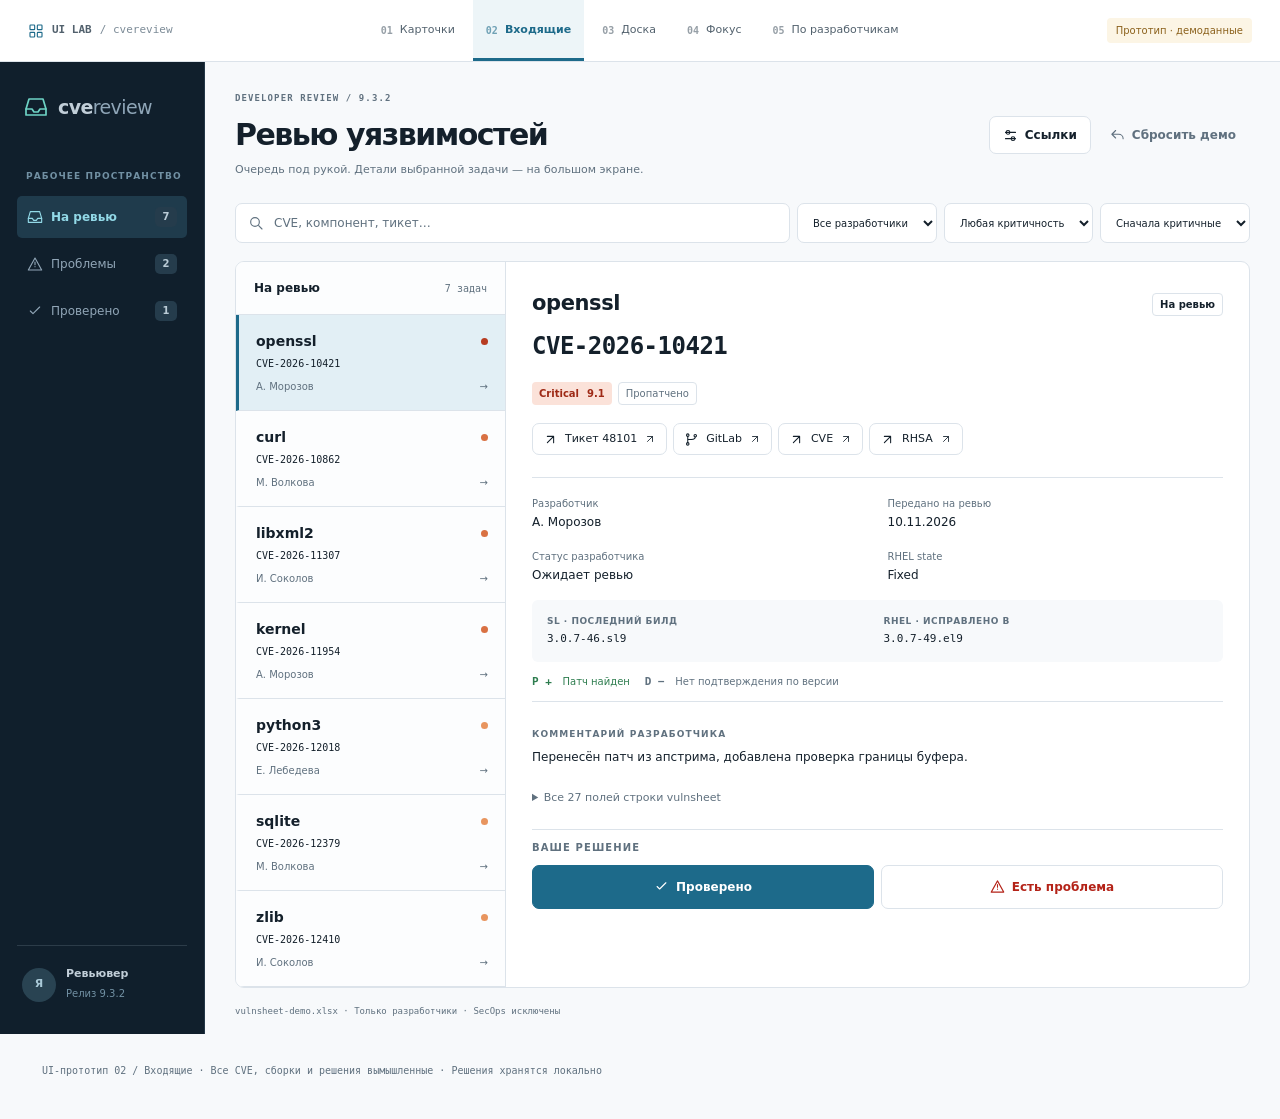
<file: tools/cvereview/prototypes/02-inbox.html>
<!doctype html>
<html lang="ru">
<head>
<meta charset="utf-8">
<meta name="viewport" content="width=device-width,initial-scale=1">
<meta name="description" content="Пять вариантов интерфейса ревью CVE-задач разработчиков. Интерактивные прототипы на вымышленных данных.">
<title>Входящие · cvereview UI</title>
<style>/* Palette adapted from cvesummary; no fonts, icons or assets are fetched. */
:root{--bg:#f5f7f9;--panel:#fff;--fg:#14202b;--muted:#60717f;--line:#dce3ea;--accent:#1d6a8a;--soft:#e2eff5;--ok:#2e7d4f;--bad:#b42318;--bad-soft:#fff1ed;--hero:#0f1d29;--radius:12px;--mono:ui-monospace,"Cascadia Code","DejaVu Sans Mono",monospace;--body:"Onest","Segoe UI",system-ui,sans-serif;color-scheme:light}
*{box-sizing:border-box}body{margin:0;background:var(--bg);color:var(--fg);font:14px/1.5 var(--body)}button,input,textarea,select{font:inherit}button,a,input,select,summary,textarea{-webkit-tap-highlight-color:transparent}button,summary{cursor:pointer}a{color:inherit}button{color:inherit}svg{width:18px;height:18px;flex:none;vertical-align:middle}h1,h2,h3,p{margin:0}h1{font-size:clamp(28px,3vw,42px);line-height:1.18;letter-spacing:-1.5px;font-weight:700}h2{font-size:19px;letter-spacing:-.4px}h3{font-size:15px}button{transition:background .15s,border-color .15s}button:hover,a.btn:hover{filter:brightness(.96)}:focus-visible{outline:3px solid #378cab;outline-offset:3px}input:focus-visible,select:focus-visible,textarea:focus-visible{outline-offset:1px}code,.mono{font-family:var(--mono);font-variant-numeric:tabular-nums}code{font-size:12px;overflow-wrap:anywhere}.wrap{max-width:1440px;margin:auto;padding:0 42px}.label,.eyebrow{font-size:10px;letter-spacing:1.1px;text-transform:uppercase;font-weight:600;color:var(--muted)}.eyebrow{font-family:var(--mono);font-size:11px;margin-bottom:11px}.dot{margin:0 9px;opacity:.5}.btn{display:inline-flex;align-items:center;justify-content:center;gap:7px;border:1px solid var(--line);border-radius:7px;padding:9px 13px;background:var(--panel);color:var(--fg);text-decoration:none;font-weight:600;font-size:12px;white-space:nowrap}.btn svg{width:15px;height:15px}.btn.primary{background:var(--accent);color:white;border-color:var(--accent)}.btn.danger-outline{color:var(--bad)}.btn.quiet{background:transparent;border-color:transparent;color:var(--muted)}.btn.link-btn{font-weight:500;font-size:11px;padding:7px 10px}.btn.link-btn svg:last-child{width:12px;height:12px}.icon-button{border:0;background:none;font-size:25px;line-height:1;padding:4px 8px;color:var(--muted)}
.lab-bar{min-height:62px;background:#fff;color:#52616d;display:flex;align-items:center;justify-content:space-between;gap:22px;padding:0 28px;border-bottom:1px solid #dce3ea;font-size:11px}.lab-brand{font-family:var(--mono);font-weight:700;display:flex;align-items:center;gap:8px;text-decoration:none;white-space:nowrap}.lab-brand svg{width:16px;color:#1d6a8a}.lab-brand span{font-weight:400;color:#7c8b97}.lab-bar nav{display:flex;gap:5px;align-self:stretch}.lab-bar nav a{display:flex;align-items:center;gap:7px;padding:0 13px;text-decoration:none;border-bottom:3px solid transparent;border-top:3px solid transparent}.lab-bar nav a b{font-family:var(--mono);font-size:10px;opacity:.6}.lab-bar nav a[aria-current]{color:#1d6a8a;background:#edf5f8;border-bottom-color:#1d6a8a;font-weight:700}.demo-label{color:#8b611c;background:#fcf5e5;padding:5px 9px;border-radius:4px;font-size:10px;white-space:nowrap}
.page-head{display:flex;align-items:center;justify-content:space-between;gap:22px;padding:36px 0 30px}.page-head p{color:var(--muted);font-size:13px;margin-top:10px}.head-tools{display:flex;gap:5px}.hero{background:var(--hero);color:#edf3f8}.hero .page-head p,.hero .eyebrow,.hero .label{color:#8fa6b8}.hero .btn{background:transparent;border-color:#344957;color:#c8d5df}.hero .btn.quiet{border-color:transparent;color:#8fa6b8}.stats{display:grid;grid-template-columns:repeat(3,1fr);gap:20px}.stats>div{display:flex;flex-wrap:wrap;align-items:baseline;column-gap:14px;padding:12px 0 21px;border-top:1px solid var(--line)}.stats .label{width:100%;margin-bottom:5px}.stats b{font-size:42px;line-height:1.2;letter-spacing:-2px;font-weight:500}.stats>div>span:last-child{font-size:11px;color:var(--muted)}.hero .stats>div{border-color:#2c3c49}.hero .stats>div>span:last-child{color:#8fa6b8}.hero .stats>div:first-child b{color:#69d6cd}.hero .stats>div:nth-child(2) b{color:#ffa38d}.hero .stats>div:last-child b{color:#92bd9c}.hero-foot{display:flex;justify-content:space-between;padding:13px 0 17px;border-top:1px solid #2c3c49;color:#8fa6b8;font-size:10px;font-family:var(--mono)}
.pools{display:flex;gap:24px;align-items:center;border-bottom:1px solid var(--line);margin:18px 0 22px}.pool{border:0;border-bottom:2px solid transparent;padding:12px 4px;background:none;display:flex;align-items:center;gap:8px;font-size:13px;color:var(--muted);white-space:nowrap}.pool svg{width:16px}.pool b{font-size:10px;background:var(--panel);border:1px solid var(--line);min-width:22px;border-radius:5px;padding:0 5px;line-height:20px}.pool.active{color:var(--accent);border-bottom-color:var(--accent);font-weight:600}.pool.problem.active{color:var(--bad);border-bottom-color:var(--bad)}.pool.done.active{color:var(--ok);border-bottom-color:var(--ok)}.filters{display:flex;gap:10px;margin-bottom:25px}.search{position:relative;display:flex;align-items:center;flex:1;min-width:160px}.search svg{position:absolute;left:13px;color:var(--muted);width:16px}.search input{padding-left:38px;width:100%}.filters input,.filters select{height:40px;border:1px solid var(--line);border-radius:7px;background:var(--panel);color:var(--fg);font-size:12px;padding:0 11px}.filters .search input{padding-left:38px}.filters select{max-width:205px}.filters input::placeholder{color:var(--muted)}.section-line{display:flex;align-items:center;justify-content:space-between;gap:15px;margin:10px 0 18px}.section-line h2{font-size:17px}.section-line h2 span{font:12px var(--mono);color:var(--muted);margin-left:8px}.section-line>span{font-size:10px;color:var(--muted)}.card-grid{display:grid;grid-template-columns:repeat(3,minmax(0,1fr));gap:18px;align-items:start}.task-card{background:var(--panel);border:1px solid var(--line);border-radius:var(--radius);padding:21px;min-width:0}.card-heading,.detail-top{display:flex;align-items:center;justify-content:space-between;gap:10px}.package{font-size:19px;font-weight:700;letter-spacing:-.4px}.task-id{font-size:10px;color:var(--muted)}.cve{margin-top:5px;font-size:12px;font-weight:500;letter-spacing:.1px}.badges{display:flex;flex-wrap:wrap;gap:6px;margin:15px 0 18px}.badge{display:inline-flex;align-items:center;gap:8px;font-size:10px;font-weight:600;border:1px solid var(--line);padding:3px 7px;border-radius:4px;line-height:1.5}.badge.severity{border:0}.badge.critical{background:#fbe2d9;color:#9e2a16}.badge.important{background:#fff0e4;color:#a34a20}.badge.moderate{background:#fcf1e7;color:#966b44}.badge.low{background:#f3f1ec;color:#74705c}.badge.measure{color:var(--muted);font-weight:500}.facts{display:grid;grid-template-columns:1fr 1fr;gap:13px 10px;margin:0 0 16px}.facts dt{font-size:10px;color:var(--muted);margin-bottom:2px}.facts dd{font-size:11px;margin:0;font-weight:500;overflow-wrap:anywhere}.builds{padding:11px 13px;background:var(--bg);border-radius:6px;display:grid;gap:10px}.builds>div{display:flex;flex-direction:column;gap:2px}.builds .label{font-size:9px;letter-spacing:.5px}.builds code{font-size:10px}.signals{display:flex;flex-wrap:wrap;gap:6px 13px;padding:13px 0;border-bottom:1px solid var(--line)}.signal{font:600 10px var(--mono);color:var(--muted)}.signal span{font:10px var(--body);margin-left:4px}.signal.positive{color:var(--ok)}.dev-note{padding:14px 0 8px}.dev-note p,.review-note p{font-size:11px;margin-top:5px;line-height:1.65;overflow-wrap:anywhere}.dev-note .label,.review-note .label{font-size:9px}.review-note{background:var(--bad-soft);border-left:2px solid #d57864;border-radius:0 5px 5px 0;padding:10px 12px;margin:8px 0;color:var(--bad)}.review-note .label{color:var(--bad)}.links{display:flex;flex-wrap:wrap;gap:6px;margin:17px 0 14px}.actions{display:flex;gap:7px;flex-wrap:wrap;padding-top:13px;border-top:1px solid var(--line)}.actions .btn{flex:1;padding:9px 10px}.more{margin-top:7px}.more summary,.raw summary,.team-details summary{font-size:10px;color:var(--muted);padding:7px 0}.raw dl{display:grid;grid-template-columns:1fr;gap:7px;margin:9px 0}.raw dl>div{border-top:1px solid var(--line);padding-top:6px;display:grid;grid-template-columns:minmax(100px,1fr) minmax(0,1.3fr);gap:9px;font-size:10px}.raw dt{color:var(--muted)}.raw dd{margin:0;overflow-wrap:anywhere}.empty{padding:65px 20px;text-align:center;color:var(--muted);grid-column:1/-1;background:var(--panel);border:1px dashed var(--line);border-radius:10px}.empty svg{width:34px;height:34px;color:var(--ok);margin-bottom:10px}.empty h3{font-size:18px;color:var(--fg)}.empty p{margin-top:7px;font-size:12px}#footnote{font:10px/1.7 var(--mono);color:var(--muted);max-width:1440px;margin:28px auto;padding:0 42px 12px}.toast{position:fixed;bottom:25px;left:50%;transform:translateX(-50%);display:flex;align-items:center;gap:12px;z-index:10;background:var(--fg);color:var(--panel);padding:12px 17px;border-radius:9px;box-shadow:0 5px 30px #0003;font-size:12px;max-width:calc(100% - 30px);width:max-content}.toast[hidden]{display:none}.toast .btn{color:inherit;font-size:11px}.toast>svg{color:#82c7a1}dialog{color:var(--fg);background:var(--panel);border:1px solid var(--line);border-radius:14px;padding:26px;max-width:550px;width:calc(100% - 32px);box-shadow:0 20px 80px #0003}dialog::backdrop{background:#0f1d2999;backdrop-filter:blur(3px)}.dialog-heading{display:flex;justify-content:space-between;align-items:center;gap:15px}.dialog-heading .eyebrow{margin:0;font-size:9px}dialog h2{font-size:25px;margin:12px 0}dialog p{color:var(--muted);font-size:12px;margin-bottom:15px;overflow-wrap:anywhere}dialog label{display:block;font-size:12px;margin:18px 0 8px;font-weight:600}dialog input,dialog textarea{width:100%;border:1px solid var(--line);border-radius:7px;color:var(--fg);background:var(--bg);padding:11px;font-size:12px}dialog input{font-family:var(--mono);font-size:10px}dialog textarea{resize:vertical;min-height:115px}.dialog-note{font-size:11px;margin:12px 0 20px}.dialog-actions{display:flex;justify-content:flex-end;gap:8px}
/* 02 · An inbox: short queue on the left, readable detail on the right. */
.v2{--bg:#f7f9fb;--radius:9px}.inbox-shell{display:grid;grid-template-columns:205px minmax(0,1fr);min-height:calc(100vh - 62px)}.rail{background:#101f2c;color:#c1ced8;padding:31px 17px;display:flex;flex-direction:column;border-right:1px solid #243747}.product-mark{display:flex;align-items:center;gap:10px;font-size:19px;letter-spacing:-.6px;margin-bottom:48px;padding:0 7px}.product-mark>svg{color:#6dd3c5;width:24px;height:24px}.product-mark strong>span{font-weight:400;color:#8fa6b8}.rail>.label{font-size:9px;color:#7190a3;padding-left:9px}.vertical.pools{flex-direction:column;gap:5px;border:0;align-items:stretch;margin-top:13px}.vertical .pool{padding:11px 10px;border:0;border-radius:5px;color:#91a6b7;font-size:12px}.vertical .pool b{margin-left:auto;background:#253c4c;border:0;color:#bbccd7}.vertical .pool.active{background:#1f3b4c;color:#92d9e7}.vertical .pool.problem.active{background:#4a2d2b;color:#ffb4a2}.vertical .pool.done.active{background:#1d3e35;color:#96dab5}.rail-bottom{margin-top:auto;display:flex;align-items:center;gap:10px;padding:20px 5px 0;border-top:1px solid #2c3c49}.avatar{height:34px;width:34px;border-radius:50%;background:var(--soft);color:var(--accent);display:inline-flex;align-items:center;justify-content:center;font-size:11px;font-weight:700;flex:none}.rail .avatar{background:#294352;color:#a9c9d7}.rail-bottom b{display:block;font-size:11px}.rail-bottom small{font-size:10px;color:#7190a3}.inbox-main{padding:0 30px;min-width:0}.inbox-main .page-head{padding:30px 0 25px}.inbox-main h1{font-size:30px}.inbox-main .page-head p{font-size:11px}.inbox-main .eyebrow{font-size:9px}.inbox-main .filters{gap:7px;margin-bottom:18px}.inbox-main .filters select{max-width:170px;font-size:10px}.inbox-layout{display:grid;grid-template-columns:270px minmax(0,1fr);border:1px solid var(--line);border-radius:9px;background:var(--panel);overflow:hidden;align-items:start}.queue{border-right:1px solid var(--line);align-self:stretch;background:#fcfdfe}.queue-heading{display:flex;align-items:center;justify-content:space-between;padding:17px 18px;border-bottom:1px solid var(--line)}.queue-heading h2{font-size:12px;letter-spacing:0}.queue-heading>span{color:var(--muted);font:10px var(--mono)}.queue-item{width:100%;border:0;border-left:3px solid transparent;border-bottom:1px solid var(--line);padding:16px 17px;text-align:left;background:transparent;display:block}.queue-item>div{display:flex;align-items:center;justify-content:space-between}.queue-item b{font-size:14px}.queue-item>.mono{font-size:10px;display:block;margin-top:4px}.queue-item small{display:flex;justify-content:space-between;font-size:10px;color:var(--muted);margin-top:8px}.queue-item.selected{background:var(--soft);border-left-color:var(--accent)}.sev-dot{width:7px;height:7px;background:#e8955f;border-radius:50%}.sev-dot.critical{background:#b73c21}.sev-dot.important{background:#d97143}.detail-wrap{padding:26px}.detail{border:0;border-radius:0;padding:0}.detail h2{font-size:24px;margin:8px 0 18px;letter-spacing:-.5px}.detail .package{font-size:21px}.detail .facts{gap:18px 20px;padding-top:18px;border-top:1px solid var(--line)}.detail .facts dd{font-size:12px}.detail .facts dt{font-size:10px}.detail .links{margin-top:18px;margin-bottom:22px}.detail .builds{grid-template-columns:1fr 1fr;gap:12px;padding:15px}.detail .builds code{font-size:11px}.detail .signals{gap:15px}.detail .signal{font-size:11px}.detail .dev-note{padding:20px 0 15px}.detail .dev-note p,.detail .review-note p{font-size:12px}.detail .raw{margin-bottom:15px}.detail .raw summary{font-size:11px}.decision{padding-top:10px;margin-top:15px;border-top:1px solid var(--line)}.decision>.label{display:block;margin-bottom:10px}.decision .actions{border:0;padding:0}.decision .actions .btn{padding:12px}.source-line{font:9px var(--mono);color:var(--muted);padding:18px 0}
/* 03 · Three visible pools form a working board. */
.v3{--bg:#edf1f5;--accent:#345c82;--soft:#e5edf5;--radius:8px}.board-wrap{max-width:1600px;padding:0 32px}.board-wrap .page-head{padding:32px 0 25px}.board-wrap h1{font-size:34px}.board-info{display:flex;justify-content:space-between;align-items:center;border-top:1px solid var(--line);padding:15px 0;font-size:10px;color:var(--muted)}.board-info>span:first-child{display:flex;align-items:center;gap:8px}.board-info svg{width:14px}.board-wrap .filters{margin:4px 0 24px}.board{display:grid;grid-template-columns:repeat(3,minmax(0,1fr));gap:22px}.board-col{background:#e4eaf0;padding:13px 12px;border-radius:10px;border-top:3px solid #557b9c;min-width:0}.board-col.problem{background:#f1e9e5;border-top-color:#bd7864}.board-col.done{background:#e4ede8;border-top-color:#6c9b7b}.col-heading{display:flex;align-items:center;gap:9px;padding:3px 5px}.col-heading h2{font-size:14px}.col-heading b{margin-left:auto;font:12px var(--mono);color:var(--muted);background:#fff8;padding:3px 8px;border-radius:5px}.col-heading svg{width:16px;color:#557b9c}.problem .col-heading svg{color:#b46750}.done .col-heading svg{color:#528160}.col-note{color:var(--muted);font-size:10px;padding:4px 5px 17px}.board-stack{display:grid;gap:12px}.compact{padding:18px;box-shadow:0 2px 2px #19304104}.compact .package{font-size:17px}.compact .badges{margin:12px 0}.compact-meta{font-size:10px;color:var(--muted);display:flex;justify-content:space-between}.compact-note{font-size:11px;margin-top:12px;line-height:1.7}.compact .links{margin:12px 0}.compact .btn.link-btn{font-size:10px;padding:6px 8px}.compact .actions .btn{font-size:10px;padding:8px 6px}.board-empty{padding:45px 10px;color:var(--muted);text-align:center;font-size:12px;border:1px dashed #a7b8c377;border-radius:7px}
/* 04 · A calm, dark, one-at-a-time review session. */
.v4{--bg:#0c141b;--panel:#121f29;--fg:#e5eef5;--muted:#8da2b3;--line:#2a3b48;--accent:#60c9c0;--soft:#19373c;--ok:#91cea6;--bad:#f4a18a;--bad-soft:#392b29;color-scheme:dark}.focus-wrap{max-width:1270px}.v4 .page-head{padding:35px 0 27px}.v4 h1{font-size:40px;font-weight:500;letter-spacing:-1.3px}.v4 .eyebrow{color:#60c9c0;font-size:10px}.v4 .btn.primary{color:#102a2d}.v4 .badge.critical{background:#462a26;color:#ffaf96}.v4 .badge.important{background:#3b2e23;color:#efb58b}.v4 .badge.moderate{background:#36332b;color:#cfbf99}.v4 .badge.low{background:#29343a;color:#adc1cc}.focus-meta{display:flex;justify-content:space-between;font:10px var(--mono);color:var(--muted);margin:3px 0 13px}.focus-meta>span:first-child{display:flex;align-items:center;gap:8px}.focus-meta svg{color:var(--accent);width:14px}.progress{background:#233642;border-radius:3px;height:3px;overflow:hidden}.progress i{height:3px;display:block;background:var(--accent)}.v4 .pools{margin:10px 0 20px;gap:25px}.v4 .filters{margin-bottom:22px}.v4 .filters input,.v4 .filters select{background:#101d26}.focus-layout{display:grid;grid-template-columns:minmax(0,1fr) 285px;gap:24px;align-items:start}.focus-stage{padding:32px;background:var(--panel);border:1px solid var(--line);border-radius:13px}.v4 .detail{background:none}.v4 .detail h2{font-size:28px;letter-spacing:-1px}.v4 .detail .package{font-size:24px}.v4 .detail .builds{background:#0c171f}.v4 .detail .facts{gap:20px}.v4 .detail .dev-note p{font-size:13px}.v4 .detail .decision{padding-top:17px}.v4 .detail .raw summary{padding:10px 0}.up-next{padding:0 0 10px;border:1px solid var(--line);border-radius:10px;background:#101b24;overflow:hidden}.up-next>p{font-size:11px;color:var(--muted);padding:15px 17px;border-bottom:1px solid var(--line)}.up-next .queue-heading h2{font-size:13px}.v4 .queue-item.selected{background:#193138}.v4 .queue-item>.mono{color:#a4bac9}.focus-note{padding:18px 16px;color:var(--muted);font-size:10px;display:flex;gap:10px}.v4 .lab-bar{background:#101b24;color:#a8b8c4;border-color:#2a3b48}.v4 .lab-brand span{color:#7f97a8}.v4 .lab-bar nav a[aria-current]{background:#1a3339;color:#79d7ce;border-bottom-color:#79d7ce}.v4 .demo-label{background:#393426;color:#d4c28a}.v4 .lab-brand svg{color:#79d7ce}
/* 05 · Editorial team view, with each developer's work together. */
.v5{--bg:#f5f3ee;--panel:#fffefa;--fg:#2b302f;--muted:#77796f;--line:#deded3;--accent:#9e5333;--soft:#f1e5d9;--bad:#a3402e;--bad-soft:#faece5;--radius:5px}.team-wrap{max-width:1430px}.v5 .eyebrow{color:#9e5333}.v5 h1{font-size:43px;letter-spacing:-1.4px;font-weight:600}.team-overview{display:grid;grid-template-columns:220px minmax(0,1fr);gap:40px;border-top:1px solid var(--fg);border-bottom:1px solid var(--line);margin:4px 0 20px;padding:16px 0 9px}.edition{font:12px var(--mono);letter-spacing:2px;display:flex;flex-direction:column;justify-content:center}.edition span{display:block;color:var(--muted);font-size:10px;margin-top:9px;letter-spacing:1px}.team-overview .stats>div{border:0;padding:0 0 10px}.team-overview .stats b{font-size:35px}.team-overview .stats>div>span:last-child{font-size:10px}.team-overview .stats .label{font-size:9px}.v5 .pools{gap:30px;margin-bottom:23px}.v5 .pool b{border-radius:20px}.v5 .filters input,.v5 .filters select{border-radius:4px}.team-groups{display:grid;gap:25px}.team-group{background:var(--panel);border:1px solid var(--line);border-radius:6px;display:grid;grid-template-columns:220px minmax(0,1fr);overflow:hidden}.person-heading{display:flex;align-items:flex-start;position:relative;padding:25px 19px;background:#efeee7;border-right:1px solid var(--line);gap:11px}.person-heading .avatar{background:#dfebdf;color:#4b6850}.person-heading .color-1{background:#e4e3ef;color:#6d6182}.person-heading .color-2{background:#f0dfd1;color:#966447}.person-heading .color-3{background:#e0e8ed;color:#486f82}.person-heading h2{font-size:13px;letter-spacing:0;margin-top:1px}.person-heading p{font-size:10px;color:var(--muted);margin-top:4px}.person-count{position:absolute;bottom:18px;left:23px;font-size:42px;color:#c1c5b9;font-weight:400;letter-spacing:-3px}.team-tasks{min-width:0}.team-task{padding:20px 24px;border-bottom:1px solid var(--line)}.team-task:last-child{border-bottom:0}.team-task-top{display:flex;align-items:center;gap:12px;flex-wrap:wrap}.team-task-top .package{font-size:17px}.team-task-top h3{font-size:11px;font-weight:500}.team-task-top .task-id{margin-left:auto}.team-task-bottom{display:flex;align-items:center;gap:25px;margin-top:13px}.team-task-bottom>p{font-size:11px;color:var(--muted);flex:1;line-height:1.7}.team-task-bottom .actions{border:0;padding:0;flex:none}.team-task-bottom .actions .btn{flex:none;font-size:11px;padding:8px 11px}.team-details{margin-top:8px}.team-details>summary{font-size:10px}.team-details .context{padding-top:14px}.team-details .builds{grid-template-columns:1fr 1fr}.team-details .facts{grid-template-columns:repeat(4,1fr)}
@media(min-width:1700px){.wrap{padding-left:30px;padding-right:30px}.card-grid{gap:24px}.task-card{padding:25px}.v2 .inbox-main{max-width:1500px;width:100%;margin:auto}.detail-wrap{padding:38px}.inbox-layout{grid-template-columns:330px minmax(0,1fr)}}
@media(max-width:1180px){.lab-brand span,.demo-label{display:none}.lab-bar{padding:0 20px;gap:12px}.lab-bar nav a{padding:0 10px;font-size:10px}.wrap{padding:0 26px}.card-grid{grid-template-columns:repeat(2,minmax(0,1fr))}.filters{flex-wrap:wrap}.filters .search{flex-basis:260px}.inbox-shell{grid-template-columns:170px minmax(0,1fr)}.rail{padding:25px 10px}.product-mark{font-size:16px;gap:7px}.inbox-main{padding:0 20px}.inbox-main .page-head{align-items:flex-start}.inbox-main .page-head .head-tools{flex-direction:column}.inbox-layout{grid-template-columns:220px minmax(0,1fr)}.detail-wrap{padding:20px}.detail h2{font-size:20px}.detail .builds{grid-template-columns:1fr}.board{gap:12px}.board-wrap{padding:0 20px}.compact{padding:15px}.compact .actions{flex-direction:column}.compact .links{gap:4px}.compact .link-btn{padding:5px}.team-group{grid-template-columns:185px minmax(0,1fr)}.team-overview{grid-template-columns:185px minmax(0,1fr);gap:20px}.team-task-top{gap:9px}.team-task-top .task-id{display:none}.team-task-bottom{align-items:flex-start;flex-direction:column;gap:12px}.team-task-bottom .actions{align-self:flex-end}.focus-layout{grid-template-columns:minmax(0,1fr) 250px;gap:17px}.focus-stage{padding:25px}.focus-stage .detail h2{font-size:24px}}
@media(max-width:800px){.lab-bar{flex-direction:column;gap:0;align-items:stretch;padding:10px 14px 0;min-height:75px}.lab-brand{font-size:10px}.lab-bar nav{justify-content:space-between;margin-top:6px}.lab-bar nav a{font-size:9px;padding:8px 3px;gap:4px}.lab-bar nav a b{font-size:9px}.page-head{align-items:flex-start;flex-direction:column;padding:27px 0 20px;gap:18px}.page-head h1,.v5 h1,.v4 h1{font-size:32px}.page-head p{font-size:12px}.head-tools .btn{font-size:11px;padding:7px 10px}.stats{gap:12px}.stats b{font-size:35px}.stats>div>span:last-child{display:none}.stats .label{font-size:8px;letter-spacing:.5px}.hero-foot{font-size:8px;flex-wrap:wrap;gap:6px}.filters{gap:7px;margin-bottom:20px}.filters .search{flex-basis:100%}.filters select{flex:1;min-width:0;font-size:10px;max-width:none;padding:0 6px;height:36px}.pools{gap:14px;margin:8px 0 18px}.pool{font-size:11px;gap:6px}.pool svg{width:14px}.section-line>span{display:none}.card-grid{gap:13px}.task-card{padding:17px}.task-card .package{font-size:17px}.actions .btn{font-size:10px}.inbox-shell{display:block}.rail{padding:10px 20px}.product-mark,.rail>.label,.rail-bottom{display:none}.vertical.pools{flex-direction:row;margin:0;gap:6px}.vertical .pool{flex:1;padding:10px;font-size:11px}.inbox-main .page-head{flex-direction:row}.inbox-main .page-head h1{font-size:26px}.inbox-main .page-head p{max-width:250px}.inbox-layout{grid-template-columns:195px minmax(0,1fr)}.queue-item{padding:13px 11px}.queue-item>.mono{font-size:9px}.queue-heading{padding:14px 12px}.detail-wrap{padding:18px}.detail h2{font-size:17px}.detail .facts{grid-template-columns:1fr}.detail .badges{gap:5px}.detail .badge{font-size:9px}.detail .actions{flex-direction:column}.board{grid-template-columns:repeat(3,minmax(265px,1fr));gap:12px;overflow-x:auto;align-items:start;padding-bottom:15px}.board-wrap{padding:0 17px}.board-info{font-size:9px;gap:10px}.board-info>span:last-child{display:none}.compact .actions{flex-direction:row}.focus-layout{grid-template-columns:minmax(0,1fr)}.focus-stage{padding:25px}.up-next{order:2;display:grid;grid-template-columns:repeat(2,minmax(0,1fr))}.up-next>.queue-heading,.up-next>p,.focus-note{grid-column:1/-1}.focus-meta{font-size:8px}.v4 .detail .facts{grid-template-columns:1fr 1fr}.v4 .detail .actions{flex-direction:row}.team-overview{grid-template-columns:1fr;padding-top:13px;gap:13px}.edition{font-size:10px;flex-direction:row;justify-content:space-between}.edition span{margin:0;font-size:9px}.team-overview .stats b{font-size:30px}.team-group{display:block}.person-heading{border-right:0;border-bottom:1px solid var(--line);padding:15px 19px;align-items:center}.person-count{position:static;margin-left:auto;font-size:25px;letter-spacing:-1px}.team-task{padding:18px}.team-task-bottom .actions{align-self:stretch}.team-task-bottom .actions .btn{flex:1}.team-details .facts{grid-template-columns:1fr 1fr}#footnote{padding:0 26px;font-size:8px}}
@media(max-width:520px){.wrap{padding:0 17px}.lab-bar nav a span{font-size:8px}.lab-bar nav a{gap:3px}.lab-bar nav a b{font-size:8px}.card-grid{grid-template-columns:minmax(0,1fr)}.task-card{padding:21px}.pools{justify-content:space-between;gap:7px}.pool{font-size:10px;gap:5px}.pool b{min-width:18px;font-size:9px;line-height:17px}.pool svg{width:12px}.stats{gap:8px}.stats b{font-size:32px}.hero-foot .dot{margin:0 4px}.filters select{font-size:9px;padding:0 4px}.inbox-main{padding:0 15px}.inbox-main .page-head{flex-direction:column;gap:10px}.inbox-main .page-head p{max-width:100%}.inbox-main .page-head .head-tools{flex-direction:row}.inbox-layout{display:block}.queue{display:flex;overflow-x:auto;border:0;border-bottom:1px solid var(--line)}.queue>.queue-heading{display:none}.queue-item{min-width:166px;max-width:166px;border-bottom:0;border-left:0;border-top:3px solid transparent}.queue-item.selected{border-left:0;border-top-color:var(--accent)}.detail-wrap{padding:22px}.detail .facts{grid-template-columns:1fr 1fr}.detail .builds{grid-template-columns:1fr}.detail h2{font-size:22px}.detail .actions{flex-direction:row}.detail .actions .btn{font-size:10px;padding:10px 7px}.vertical .pool{font-size:10px;padding:8px}.rail{padding:8px 12px}.focus-stage{padding:21px}.focus-stage .detail h2{font-size:21px}.focus-meta>span:first-child{font-size:7px;gap:3px}.v4 .pools{gap:6px}.v4 .detail .actions{flex-direction:column}.focus-wrap .page-head{padding-top:27px}.team-task-top .badge{font-size:9px}.team-task-top h3{font-size:10px}.team-task-top{gap:7px}.team-task-top .package{font-size:16px}.team-task-bottom .actions .btn{font-size:10px;padding:8px}.team-details .builds{grid-template-columns:1fr}.toast{font-size:10px;padding:11px 12px;gap:8px}.toast .btn{padding:4px}.dialog-actions .btn{font-size:10px;padding:9px}dialog{padding:22px}dialog h2{font-size:22px}}
/* 01 · One full-width card per row at every viewport size. */
.v1 .card-grid{grid-template-columns:minmax(0,1fr)}
@media(prefers-reduced-motion:reduce){*{transition:none!important;scroll-behavior:auto!important}}
</style>
</head>
<body data-variant="2">
<div id="variant-nav" class="lab-bar"></div>
<div id="app"></div>
<footer id="footnote"></footer>
<div id="toast" class="toast" role="status" hidden></div>
<dialog id="problem-dialog" aria-labelledby="problem-title">
  <form id="problem-form">
    <div class="dialog-heading"><span class="eyebrow">РЕШЕНИЕ РЕВЬЮВЕРА</span><button type="button" class="icon-button" data-action="close-dialog" data-dialog="problem-dialog" aria-label="Закрыть">×</button></div>
    <h2 id="problem-title">Что нужно исправить?</h2>
    <p id="problem-context" class="mono"></p>
    <label for="problem-comment">Комментарий для разработчика</label>
    <textarea id="problem-comment" required rows="6" placeholder="Опишите проблему и ожидаемое исправление…"></textarea>
    <p class="dialog-note">После сохранения задача уйдёт в пул «Проблемы». Комментарий останется в карточке.</p>
    <div class="dialog-actions"><button type="button" class="btn" data-action="close-dialog" data-dialog="problem-dialog">Отмена</button><button type="submit" class="btn primary">Сохранить в «Проблемы»</button></div>
  </form>
</dialog>
<dialog id="settings-dialog" aria-labelledby="settings-title">
  <form id="settings-form">
    <div class="dialog-heading"><span class="eyebrow">ПЕРЕХОДЫ ИЗ КАРТОЧКИ</span><button type="button" class="icon-button" data-action="close-dialog" data-dialog="settings-dialog" aria-label="Закрыть">×</button></div>
    <h2 id="settings-title">Внутренние ссылки</h2>
    <p>В демо стоят адреса-примеры <code>.example.internal</code>. Замените их своими шаблонами, чтобы проверить переходы.</p>
    <label for="task-template">Тикет · <code>{task}</code></label><input id="task-template" required>
    <label for="repo-template">GitLab · <code>{component}</code></label><input id="repo-template" required>
    <p class="dialog-note">Доступны {task}, {component}, {cve}. Настройки сохраняются в этом браузере.</p>
    <div class="dialog-actions"><button type="button" class="btn" data-action="close-dialog" data-dialog="settings-dialog">Отмена</button><button type="submit" class="btn primary">Сохранить ссылки</button></div>
  </form>
</dialog>
<script>/* Throwaway UI spike. All vulnerability and build data below are fictional. */
const variant = Number(document.body.dataset.variant);
const icons = {
  check:'<path d="m5 12 4 4L19 6"/>', alert:'<path d="m12 3 10 18H2L12 3Z"/><path d="M12 9v4m0 3v.2"/>',
  arrow:'<path d="M7 17 17 7M7 7h10v10"/>', search:'<circle cx="10.5" cy="10.5" r="6.5"/><path d="m16 16 5 5"/>',
  git:'<circle cx="6" cy="5" r="2"/><circle cx="18" cy="6" r="2"/><circle cx="6" cy="19" r="2"/><path d="M6 7v10m0-5c8 0 12 0 12-4"/>',
  inbox:'<path d="m5 4-3 10v6h20v-6L19 4H5Z"/><path d="M2 14h6l2 3h4l2-3h6"/>',
  grid:'<rect x="3" y="3" width="7" height="7" rx="1"/><rect x="14" y="3" width="7" height="7" rx="1"/><rect x="3" y="14" width="7" height="7" rx="1"/><rect x="14" y="14" width="7" height="7" rx="1"/>',
  back:'<path d="M9 4 3 10l6 6M3 10h11a7 7 0 0 1 7 7"/>', settings:'<path d="M4 7h16M4 17h16"/><circle cx="8" cy="7" r="3"/><circle cx="16" cy="17" r="3"/>',
  clock:'<circle cx="12" cy="12" r="9"/><path d="M12 7v5l3 2"/>', close:'<path d="m6 6 12 12M6 18 18 6"/>',
  users:'<circle cx="9" cy="7" r="4"/><path d="M2 21v-3a7 7 0 0 1 14 0v3M17 3a4 4 0 0 1 0 8m2 3a6 6 0 0 1 3 5v2"/>',
  focus:'<path d="M8 3H3v5m13-5h5v5M3 16v5h5m13-5v5h-5"/><circle cx="12" cy="12" r="4"/>'
};
const icon = name => `<svg viewBox="0 0 24 24" fill="none" stroke="currentColor" stroke-width="1.7" stroke-linecap="round" stroke-linejoin="round" aria-hidden="true">${icons[name] || icons.arrow}</svg>`;
const esc = v => String(v ?? '').replace(/[&<>"']/g, c => ({'&':'&amp;','<':'&lt;','>':'&gt;','"':'&quot;',"'":'&#39;'}[c]));
const names = ['Карточки', 'Входящие', 'Доска', 'Фокус', 'По разработчикам'];
const files = ['01-cards.html','02-inbox.html','03-board.html','04-focus.html','05-team.html'];
const descriptions = ['Весь контекст — в карточке. Выбирайте любую задачу из очереди.', 'Очередь под рукой. Детали выбранной задачи — на большом экране.', 'Видно движение задач и то, что ждёт доработки.', 'Одна задача. Весь контекст. Одно решение.', 'Ревью решений команды, сгруппированных по разработчикам.'];
// Fictional advisories, like the rest of the prototype data.
const demoAdvisories = {openssl:'https://access.redhat.com/errata/RHSA-2026:99901',curl:'https://access.redhat.com/errata/RHSA-2026:99902'};
const seed = [
  ['openssl','CVE-2026-10421','48101','А. Морозов','Critical',9.1,'Пропатчено','3.0.7-46.sl9','3.0.7-49.el9',true,false,'Перенесён патч из апстрима, добавлена проверка границы буфера.','10.11.2026'],
  ['curl','CVE-2026-10862','48124','М. Волкова','Important',8.1,'Обновлено','7.76.1-31.sl9','7.76.1-33.el9',false,true,'Обновлена версия пакета. Проверены HTTP/2 и работа через прокси.','11.11.2026'],
  ['libxml2','CVE-2026-11307','48137','И. Соколов','Important',7.8,'Пропатчено','2.9.13-7.sl9','2.9.13-8.el9',true,false,'Бэкпорт исправления парсера. Приложен минимальный reproducer.','11.11.2026'],
  ['kernel','CVE-2026-11954','48145','А. Морозов','Important',7.0,'Не затронуто','5.14.0-503.sl9','—',false,false,'Уязвимый модуль отключён в конфигурации целевого ядра.','12.11.2026'],
  ['python3','CVE-2026-12018','48152','Е. Лебедева','Moderate',6.5,'Пропатчено','3.9.21-2.sl9','3.9.21-3.el9',true,false,'Добавлена валидация входных данных и regression test.','12.11.2026'],
  ['sqlite','CVE-2026-12379','48168','М. Волкова','Moderate',5.5,'Обновлено','3.34.1-8.sl9','3.34.1-9.el9',false,true,'Обновление до исправленного релиза, smoke-тесты пройдены.','13.11.2026'],
  ['zlib','CVE-2026-12410','48173','И. Соколов','Moderate',5.3,'Пропатчено','1.2.11-42.sl9','1.2.11-43.el9',true,false,'Перенесено исправление обработки повреждённого архива.','13.11.2026'],
  ['libarchive','CVE-2026-12506','48182','Е. Лебедева','Important',7.5,'Пропатчено','3.5.3-5.sl9','3.5.3-6.el9',true,false,'Патч приложен, сборка готова.','13.11.2026','problem','В PATCH есть исправление, но в spec-файле нет его применения. Добавить и пересобрать пакет.'],
  ['expat','CVE-2026-12588','48193','А. Морозов','Moderate',6.1,'Не затронуто','2.5.0-4.sl9','—',false,false,'Проверен уязвимый путь исполнения.','13.11.2026','problem','Нужно приложить обоснование: какой именно код недостижим в нашей конфигурации.'],
  ['nghttp2','CVE-2026-12601','48204','И. Соколов','Moderate',5.9,'Обновлено','1.43.0-7.sl9','1.43.0-8.el9',false,true,'Исправленная версия, тесты HTTP/2 пройдены.','13.11.2026','done'],
  ['systemd','CVE-2026-12700','48211',' SecOps ','Low',3.1,'Закрыто SecOps','252-46.sl9','—',false,false,'Задача SecOps для демонстрации исключения.','13.11.2026'],
  ['tar','CVE-2026-12708','48215','М. Волкова','Low',3.3,'Другое','1.34-8.sl9','—',false,false,'Задача ещё в работе.','13.11.2026','work']
].map((a,i) => ({id:String(i),component:a[0],cve:a[1],task:a[2],rhsa:demoAdvisories[a[0]] || '',dev:a[3],severity:a[4],cvss:a[5],measure:a[6],sl:a[7],rh:a[8],p:a[9],d:a[10],comment:a[11],end:a[12],pool:a[13] || 'pending',reviewComment:a[14] || '',status:a[13] === 'work' ? 'В работе' : 'Ожидает ревью'}));
const eligible = seed.filter(r => r.dev.trim().toLowerCase() !== 'secops' && r.status === 'Ожидает ревью');
const reviewChecks = [
  {key:'measure',label:'Мера обоснована',hint:'Принятая мера соответствует уязвимости и нашей конфигурации.'},
  {key:'changes',label:'Изменения проверены',hint:'Проверены патч, обновление версии или обоснование «не затронуто».'},
  {key:'build',label:'Сборка проверена',hint:'Нужные изменения входят в указанный билд пакета.'},
  {key:'tests',label:'Проверки / тесты',hint:'Результаты тестов или проверок подтверждают принятое решение.'},
];
function withChecks(r) {
  if(variant !== 1)return {...r};
  return {...r,checks:Object.fromEntries(reviewChecks.map(check=>[check.key,
    [-1,0,1].includes(r.checks?.[check.key])?r.checks[check.key]:(r.pool === 'done'?1:0)]))};
}
const reviewComplete = r => reviewChecks.every(check=>[-1,1].includes(r.checks?.[check.key]));
const storageKey = `cvereview-ui-spike-v1-${variant}`;
let storageAvailable = true;
const read = (key,fallback) => { try { return JSON.parse(localStorage.getItem(key)) || fallback; } catch { storageAvailable = false; return fallback; } };
let saved = read(storageKey, {});
let links = read('cvereview-ui-links-v1', {task:'https://tracker.example.internal/task/{task}',repo:'https://gitlab.example.internal/rpms/{component}'});
let rows = eligible.map(r => withChecks({...r,...(['pending','problem','done'].includes(saved[r.id]?.pool) ? saved[r.id] : {})}));
let pool = 'pending', query = '', dev = '', severity = '', order = 'severity', selected = null, undo = null;
const poolNames = {pending:'На ревью',problem:'Проблемы',done:'Проверено'};
const poolIcons = {pending:'inbox',problem:'alert',done:'check'};
const counts = () => Object.fromEntries(Object.keys(poolNames).map(p => [p, rows.filter(r=>r.pool === p).length]));
const persist = () => {try { localStorage.setItem(storageKey, JSON.stringify(Object.fromEntries(rows.map(r=>[r.id,{pool:r.pool,reviewComment:r.reviewComment,...(variant === 1?{checks:r.checks}:{})}]))));} catch { storageAvailable = false; }};
const initials = name => name.replaceAll('.','').split(' ').filter(Boolean).map(s=>s[0]).join('').slice(0,2);
const btn = (label, action, id, type='', ic='') => `<button class="btn ${type}" data-action="${action}" ${id != null ? `data-id="${id}"` : ''}>${ic ? icon(ic) : ''}${label}</button>`;
function external(url,label,ic='arrow') { return `<a class="btn link-btn" href="${esc(url)}" target="_blank" rel="noopener noreferrer">${icon(ic)}${label}${icon('arrow')}</a>`; }
function makeURL(template,r) { const result = String(template).replace(/\{(task|component|cve)\}/g, (_,k)=>encodeURIComponent(r[k])); try {const u = new URL(result); return ['http:','https:'].includes(u.protocol) ? u.href : '#';} catch {return '#';} }
function actions(r) { return `<div class="actions">${r.pool !== 'done' ? btn('Проверено','done',r.id,'primary','check') : ''}${r.pool === 'pending' ? btn('Есть проблема','problem',r.id,'danger-outline','alert') : btn('Вернуть на ревью','pending',r.id,'','back')}${r.pool === 'problem' ? btn('Комментарий','problem',r.id,'quiet') : ''}</div>`; }
function badges(r) { return `<span class="badge severity ${r.severity.toLowerCase()}">${r.severity} <b>${r.cvss.toFixed(1)}</b></span><span class="badge measure">${esc(r.measure)}</span>`; }
function advisoryLink(value) {
  const url=String(value ?? '').trim();
  if(!/^https?:\/\//i.test(url))return '';
  try {new URL(url);} catch {return '';}
  return external(url,'RHSA');
}
function rowLinks(r) {return `<div class="links">${external(makeURL(links.task,r),'Тикет '+r.task)}${external(makeURL(links.repo,r),'GitLab','git')}${external('https://access.redhat.com/security/cve/'+r.cve,'CVE')}${advisoryLink(r.rhsa)}</div>`;}
const field = (label,value) => `<div><dt>${label}</dt><dd>${esc(value)}</dd></div>`;
function rawFields(r) {
  const fields = [['Разработчик',r.dev],['Статус',r.status],['Start date','09.11.2026'],['End date',r.end],['Принятая мера',r.measure],['Task ID',r.task],['CVE ID',r.cve],['Task state','In progress'],['Task date','06.11.2026'],['Исполнитель',r.dev],['Компонент',r.component],['P',r.p?'+':'-'],['D',r.d?'+':'-'],['SL NVR (latest build)',r.sl],['RHEL NVR (if fixed)',r.rh],['Fix date',r.rh === '—'?'—':'02.11.2026'],['RHEL state',r.rh === '—'?'Affected':'Fixed'],['RHEL severity',r.severity],['RHEL CVSS',r.cvss],['Advisory (RHSA)',r.rhsa || '—'],['CVE link','https://access.redhat.com/security/cve/'+r.cve],['ai_nvr',r.sl],['ai_verdict','—'],['ai_confidence','—'],['ai_remediation','—'],['ai_run','—'],['Комментарий',r.comment]];
  return `<details class="raw"><summary>Все 27 полей строки vulnsheet</summary><dl>${fields.map(([k,v])=>field(k,v)).join('')}</dl></details>`;
}
function context(r,full=false) { return `<div class="context"><dl class="facts">${field('Разработчик',r.dev)}${field('Передано на ревью',r.end)}${field('Статус разработчика',r.status)}${field('RHEL state',r.rh === '—'?'Affected':'Fixed')}</dl><div class="builds"><div><span class="label">SL · последний билд</span><code>${esc(r.sl)}</code></div><div><span class="label">RHEL · исправлено в</span><code>${esc(r.rh)}</code></div></div><div class="signals"><span class="signal ${r.p?'positive':''}" title="P: патч под CVE найден в PATCH коммита сборки">P ${r.p?'+':'−'} <span>${r.p?'Патч найден':'Нет подтверждения патча'}</span></span><span class="signal ${r.d?'positive':''}" title="D: апстрим-версия вне известных уязвимых диапазонов">D ${r.d?'+':'−'} <span>${r.d?'Вне диапазона':'Нет подтверждения по версии'}</span></span></div><div class="dev-note"><span class="label">Комментарий разработчика</span><p>${esc(r.comment)}</p></div>${r.reviewComment ? `<div class="review-note"><span class="label">Замечание ревьювера</span><p>${esc(r.reviewComment)}</p></div>` : ''}${full ? rawFields(r) : `<details class="more"><summary>Подробности строки</summary>${rawFields(r)}</details>`}</div>`; }
function card(r,compact=false) { return `<article class="task-card ${compact?'compact':''}" data-card="${r.id}"><div class="card-heading"><span class="package">${esc(r.component)}</span><span class="task-id mono">#${r.task}</span></div><h3 class="cve mono">${r.cve}</h3><div class="badges">${badges(r)}</div>${compact ? `<div class="compact-meta"><span>${esc(r.dev)}</span><span>${r.end}</span></div><p class="compact-note">${esc(r.comment)}</p>${r.reviewComment?`<div class="review-note"><span class="label">Замечание ревьювера</span><p>${esc(r.reviewComment)}</p></div>`:''}<details class="more"><summary>Контекст и поля строки</summary>${context(r,true)}</details>`:context(r)}${rowLinks(r)}${actions(r)}</article>`; }
function pools(vertical=false) {const c=counts();return `<nav class="pools ${vertical?'vertical':''}" aria-label="Пулы ревью">${Object.keys(poolNames).map(p=>`<button class="pool ${pool === p?'active':''} ${p}" data-action="pool" data-pool="${p}" ${pool === p?'aria-current="page"':''}>${icon(poolIcons[p])}<span>${poolNames[p]}</span><b>${c[p]}</b></button>`).join('')}</nav>`;}
function listCard(r) {
  return `<article class="task-card list-card" data-card="${r.id}">
    <div class="list-card-main">
    <div class="list-card-heading"><span class="package">${esc(r.component)}</span><h3 class="cve mono">${r.cve}</h3><div class="badges">${badges(r)}</div><span class="list-date">${icon('clock')}${r.end}</span><span class="task-id mono">#${r.task}</span></div>
    <div class="list-card-body">
      <dl class="facts">${field('Разработчик',r.dev)}${field('Статус разработчика',r.status)}${field('RHEL state',r.rh === '—'?'Affected':'Fixed')}</dl>
      <div class="list-build-block"><div class="builds"><div><span class="label">SL</span><code>${esc(r.sl)}</code></div><div><span class="label">RHEL</span><code>${esc(r.rh)}</code></div></div><div class="signals"><span class="signal ${r.p?'positive':''}" title="P: патч под CVE найден в PATCH коммита сборки">P ${r.p?'+':'−'} <span>${r.p?'Патч найден':'Нет подтверждения патча'}</span></span><span class="signal ${r.d?'positive':''}" title="D: апстрим-версия вне известных уязвимых диапазонов">D ${r.d?'+':'−'} <span>${r.d?'Вне диапазона':'Нет подтверждения по версии'}</span></span></div></div>
      <div class="dev-note"><span class="label">Комментарий разработчика</span><p>${esc(r.comment)}</p></div>
    </div>
    ${r.reviewComment?`<div class="review-note"><span class="label">Замечание ревьювера</span><p>${esc(r.reviewComment)}</p></div>`:''}
    <div class="list-card-footer">${rowLinks(r)}</div>
    ${rawFields(r)}
    </div>
    ${reviewChecklist(r)}
  </article>`;
}
function reviewChecklist(r) {
  const checked=reviewChecks.filter(c=>[-1,1].includes(r.checks[c.key])).length;
  const failed=reviewChecks.filter(c=>r.checks[c.key] === -1).length;
  const states=[{value:0,label:'Не смотрелось',mark:'<i class="unseen-square"></i>',name:'unseen'},
    {value:1,label:'ОК',mark:'✓',name:'ok'},{value:-1,label:'Не ОК',mark:'✕',name:'bad'}];
  return `<aside class="review-checklist" aria-label="Чеклист ${r.cve}">
    <div class="check-summary"><h4>Чеклист ревью</h4><span class="check-count ${failed?'has-failures':''}">${checked} / ${reviewChecks.length}</span></div>
    <div class="check-legend">□ не смотрел · ✓ ок · ✕ не ок</div>
    <div class="check-items">${reviewChecks.map(check=>`<div class="check-row"><span id="check-label-${r.id}-${check.key}" title="${esc(check.hint)}">${check.label}</span><div class="check-options" role="group" aria-labelledby="check-label-${r.id}-${check.key}">${states.map(state=>`<label class="check-option ${state.name}" title="${esc(check.label+': '+state.label)}"><input type="radio" name="check-${r.id}-${check.key}" value="${state.value}" aria-label="${state.label}" data-review-check="${check.key}" data-id="${r.id}" ${r.checks[check.key] === state.value?'checked':''} ${r.pool === 'done'?'disabled':''}><span aria-hidden="true">${state.mark}</span></label>`).join('')}</div></div>`).join('')}</div>
    <p class="check-hint ${failed?'has-failures':''}">${failed?`Не ОК: ${failed}. Можно отправить в проблемы.`:checked === reviewChecks.length?'Все пункты проверены.':'Для завершения отметьте каждый пункт.'}</p>
    <div class="check-actions">${r.pool === 'done'?`<span class="check-done">${icon('check')}Ревью завершено</span>${btn('Вернуть на ревью','pending',r.id,'','back')}`:`<button class="btn primary" data-action="done" data-id="${r.id}" ${reviewComplete(r)?'':'disabled'}>${icon('check')}Проверено</button>${r.pool === 'pending'?btn('Есть проблема','problem',r.id,'danger-outline','alert'):btn('Комментарий','problem',r.id,'danger-outline','alert')+btn('Вернуть на ревью','pending',r.id,'quiet','back')}`}</div>
  </aside>`;
}
function stats() {const c=counts();return `<div class="stats"><div><span class="label">Ожидают решения</span><b>${String(c.pending).padStart(2,'0')}</b><span>задач разработчиков</span></div><div><span class="label">Нужна доработка</span><b>${String(c.problem).padStart(2,'0')}</b><span>с замечаниями</span></div><div><span class="label">Ревью завершено</span><b>${String(c.done).padStart(2,'0')}</b><span>задач проверено</span></div></div>`;}
function filters() { const people=[...new Set(rows.map(r=>r.dev))];return `<div class="filters"><label class="search">${icon('search')}<input id="search" type="search" placeholder="CVE, компонент, тикет…" value="${esc(query)}" aria-label="Поиск задач"></label><select id="dev" aria-label="Разработчик"><option value="">Все разработчики</option>${people.map(p=>`<option ${p === dev?'selected':''}>${esc(p)}</option>`).join('')}</select><select id="severity" aria-label="Критичность"><option value="">Любая критичность</option>${['Critical','Important','Moderate','Low'].map(s=>`<option ${s === severity?'selected':''}>${s}</option>`).join('')}</select><select id="order" aria-label="Порядок задач"><option value="severity" ${order === 'severity'?'selected':''}>Сначала критичные</option><option value="oldest" ${order === 'oldest'?'selected':''}>Сначала старые</option></select></div>`;}
function filtered(p=pool) {return rows.filter(r => r.pool === p && (!dev||r.dev === dev) && (!severity||r.severity === severity) && [r.component,r.cve,r.task,r.dev,r.comment,r.reviewComment].join(' ').toLowerCase().includes(query.toLowerCase())).sort((a,b)=>order === 'severity'? b.cvss-a.cvss:a.end.split('.').reverse().join('').localeCompare(b.end.split('.').reverse().join('')) || a.task.localeCompare(b.task));}
function empty() {return `<div class="empty">${icon('check')}<h3>${pool === 'pending' && !query && !dev && !severity?'Всё проверено':'Здесь пока нет задач'}</h3><p>${query||dev||severity?'Попробуйте изменить фильтры.':'Можно перейти к другому пулу.'}</p></div>`;}
function detail(r) {return `<article class="detail task-card" data-card="${r.id}"><div class="detail-top"><span class="package">${esc(r.component)}</span><span class="badge">${poolNames[r.pool]}</span></div><h2 class="mono">${r.cve}</h2><div class="badges">${badges(r)}</div>${rowLinks(r)}${context(r,true)}<div class="decision"><span class="label">Ваше решение</span>${actions(r)}</div></article>`;}
function queueItem(r) {return `<button class="queue-item ${selected === r.id?'selected':''}" data-action="select" data-id="${r.id}"><div><b>${esc(r.component)}</b><span class="sev-dot ${r.severity.toLowerCase()}"></span></div><span class="mono">${r.cve}</span><small>${esc(r.dev)} <span>→</span></small></button>`;}
function teamSummary(list) {
  const c=counts(), people=[...new Set(list.map(r=>r.dev))];
  const allPeople=[...new Set(rows.map(r=>r.dev))];
  const statusLegend = values => Object.keys(poolNames).map(p=>`<span class="${p}"><i class="sw"></i>${poolNames[p]} <b>${values[p]}</b></span>`).join('');
  const statusBar = (values,tag='span') => Object.keys(poolNames).filter(p=>values[p]).map(p=>`<${tag} class="${p}" style="flex:${values[p]}">${tag === 'span'?values[p]:''}</${tag}>`).join('');
  const hero = `<header class="hero summary-hero"><div class="wrap">
    <div class="hero-top"><div><div class="eyebrow">Ревью решений разработчиков</div><h1>Ревью по CVE</h1><p class="asof"><b>9.3.2</b> на 14.11.2026</p></div>
    <div class="hero-total"><div class="n">${rows.length}</div><div class="s">задач · <b>${new Set(rows.map(r=>r.cve)).size}</b> CVE · <b>${allPeople.length}</b> разработчика</div></div></div>
    <div class="hero-mix"><div class="mixbar" role="img" aria-label="${Object.keys(poolNames).map(p=>poolNames[p]+': '+c[p]).join(', ')}">${statusBar(c)}</div><div class="hero-leg">${statusLegend(c)}</div></div>
    <div class="summary-source"><p>vulnsheet-demo.xlsx<br>Только «Ожидает ревью» · SecOps исключены</p><div class="head-tools">${btn('Ссылки','settings',null,'','settings')}${btn('Сбросить демо','reset',null,'quiet','back')}</div></div>
  </div></header>`;
  const groups = people.map(person => {
    const tasks=list.filter(r=>r.dev === person), all=rows.filter(r=>r.dev === person);
    const values=Object.fromEntries(Object.keys(poolNames).map(p=>[p,all.filter(r=>r.pool === p).length]));
    const color=allPeople.indexOf(person)%4+1;
    return `<section class="team-group" style="--dc:var(--c${color})">
      <div class="person-heading"><div><h2><i></i>${esc(person)}</h2><p>Разработчик</p></div>
      <div class="person-current"><span class="big">${tasks.length}<small>задач</small></span><span class="person-caption">${poolNames[pool]}</span></div>
      <div class="person-progress"><div class="person-mix" aria-hidden="true">${statusBar(values,'i')}</div><div class="person-statuses">${statusLegend(values)}</div></div></div>
      <div class="team-tasks">${tasks.map(r=>`<article class="team-task" data-card="${r.id}">
        <div class="team-task-top"><span class="package">${esc(r.component)}</span><h3 class="mono">${r.cve}</h3>${badges(r)}<span class="task-id mono">#${r.task}</span></div>
        <div class="team-task-bottom"><p>${esc(r.comment)}</p></div>
        ${r.reviewComment?`<div class="review-note"><span class="label">Замечание ревьювера</span><p>${esc(r.reviewComment)}</p></div>`:''}
        <div class="team-row-footer">${rowLinks(r)}${actions(r)}</div>
        <details class="team-details"><summary>Контекст, сборки и все поля строки</summary>${context(r,true)}</details>
      </article>`).join('')}</div>
    </section>`;
  }).join('');
  return `${hero}<div class="summary-nav"><div class="wrap">${pools()}<span class="summary-nav-note">По разработчикам</span></div></div><main class="wrap summary-main">${filters()}
    <section class="team-panel"><div class="section-line"><h2>${poolNames[pool]} <span class="cnt">${list.length}</span></h2><span>${people.length} разработчика · решения ревьювера</span></div><div class="team-groups">${groups || empty()}</div></section>
  </main>`;
}
function render() {
  const list=filtered(); if(!list.some(r=>r.id === selected)) selected=list[0]?.id || null;
  document.body.className='v'+variant;
  const c=counts();
  document.getElementById('variant-nav').innerHTML = `<a class="lab-brand" href="index.html">${icon('grid')} UI LAB <span>/ cvereview</span></a><nav aria-label="Варианты интерфейса">${names.map((n,i)=>`<a href="${files[i]}" ${i+1 === variant?'aria-current="page"':''}><b>0${i+1}</b><span>${n}</span></a>`).join('')}</nav><span class="demo-label">Прототип · демоданные</span>`;
  const header = `<header class="page-head"><div><div class="eyebrow">DEVELOPER REVIEW / 9.3.2</div><h1>${variant === 4?'Время проверить.':variant === 5?'Решения команды.':'Ревью уязвимостей'}</h1><p>${descriptions[variant-1]}</p></div><div class="head-tools">${btn('Ссылки','settings',null,'','settings')}${btn('Сбросить демо','reset',null,'quiet','back')}</div></header>`;
  let content='';
  if(variant === 1) content=`<div class="hero"><div class="wrap">${header}${stats()}<div class="hero-foot"><span>vulnsheet-demo.xlsx <span class="dot">·</span> 14 ноября 2026</span><span>Только разработчики <span class="dot">·</span> SecOps исключены</span></div></div></div><main class="wrap">${pools()}${filters()}<div class="section-line"><h2>${poolNames[pool]} <span>${list.length}</span></h2><span>Решение ревьювера не меняет статус исходной строки</span></div><div class="card-grid">${list.map(listCard).join('') || empty()}</div></main>`;
  if(variant === 2) content=`<div class="inbox-shell"><aside class="rail"><div class="product-mark">${icon('inbox')}<strong>cve<span>review</span></strong></div><div class="label">Рабочее пространство</div>${pools(true)}<div class="rail-bottom"><span class="avatar">Я</span><div><b>Ревьювер</b><small>Релиз 9.3.2</small></div></div></aside><main class="inbox-main">${header}${filters()}<div class="inbox-layout"><section class="queue"><div class="queue-heading"><h2>${poolNames[pool]}</h2><span>${list.length} задач</span></div>${list.map(queueItem).join('') || empty()}</section><div class="detail-wrap">${list.length?detail(list.find(r=>r.id === selected)):empty()}</div></div><div class="source-line">vulnsheet-demo.xlsx · Только разработчики · SecOps исключены</div></main></div>`;
  if(variant === 3) content=`<main class="wrap board-wrap">${header}<div class="board-info"><span>${icon('git')} Релиз 9.3.2 <span class="dot">/</span> vulnsheet-demo.xlsx</span><span>Только разработчики · SecOps исключены</span></div>${filters()}<div class="board">${Object.keys(poolNames).map(p=>`<section class="board-col ${p}"><div class="col-heading">${icon(poolIcons[p])}<h2>${poolNames[p]}</h2><b>${filtered(p).length}</b></div><div class="col-note">${{pending:'Готовы к вашей проверке',problem:'Ждут исправлений разработчика',done:'Проверены и убраны из очереди'}[p]}</div><div class="board-stack">${filtered(p).map(r=>card(r,true)).join('') || '<div class="board-empty">Задач нет</div>'}</div></section>`).join('')}</div></main>`;
  if(variant === 4) content=`<main class="wrap focus-wrap">${header}<div class="focus-meta"><span>${icon('focus')} СЕССИЯ РЕВЬЮ <span class="dot">/</span> vulnsheet-demo.xlsx</span><span>${c.done} из ${rows.length} проверено</span></div><div class="progress"><i style="width:${c.done/rows.length*100}%"></i></div>${pools()}${filters()}<div class="focus-layout"><section class="focus-stage">${list.length?detail(list.find(r=>r.id === selected)):empty()}</section><aside class="up-next"><div class="queue-heading"><h2>${poolNames[pool]}</h2><span>${list.length}</span></div><p>Выберите задачу или завершите текущую — следующая откроется сама.</p>${list.map(queueItem).join('')}<div class="focus-note">${icon('clock')} Решения сохраняются в этом браузере. SecOps исключены.</div></aside></div></main>`;
  if(variant === 5) content=teamSummary(list);
  document.getElementById('app').innerHTML=content;
  document.getElementById('footnote').textContent=`UI-прототип 0${variant} / ${names[variant-1]} · Все CVE, сборки и решения вымышленные · ${storageAvailable?'Решения хранятся локально':'Хранилище недоступно — решения только в этой вкладке'}`;
  document.getElementById('search')?.addEventListener('input', e=>{const position=e.target.selectionStart;query=e.target.value;render();const input=document.getElementById('search');input.focus();input.setSelectionRange(position,position);});
  ['dev','severity','order'].forEach(id=>document.getElementById(id)?.addEventListener('change',e=>{if(id === 'dev')dev=e.target.value;if(id === 'severity')severity=e.target.value;if(id === 'order')order=e.target.value;render();}));
}
function toast(message) { const t=document.getElementById('toast');t.innerHTML=`${icon('check')}<span>${esc(message)}</span>${undo?btn('Отменить','undo',null,'quiet'):''}`;t.hidden=false;clearTimeout(toast.timer);toast.timer=setTimeout(()=>t.hidden=true,6500); }
function update(id,next,comment) {const r=rows.find(r=>r.id === id);if(variant === 1 && next === 'done' && !reviewComplete(r))return;undo={...r};r.pool=next;if(comment != null)r.reviewComment=comment;persist();render();toast(next === 'done'?'Проверено. Задача убрана из очереди.':next === 'problem'?'Задача перенесена в «Проблемы».':'Задача возвращена на ревью.');}
let dialogTrigger=null;
function openDialog(id){dialogTrigger=document.activeElement;document.getElementById(id).showModal();}
function closeDialog(id){document.getElementById(id).close();if(dialogTrigger?.isConnected)dialogTrigger.focus();}
function openProblem(id) {const r=rows.find(r=>r.id === id);const form=document.getElementById('problem-form');form.dataset.id=id;document.getElementById('problem-context').textContent=`${r.component} / ${r.cve} / ${r.dev}`;const input=document.getElementById('problem-comment');input.value=r.reviewComment;input.setCustomValidity('');openDialog('problem-dialog');input.focus();}
document.addEventListener('click',e=>{
 const b=e.target.closest('[data-action]');if(!b)return;const {action,id}=b.dataset;
 if(action === 'pool'){pool=b.dataset.pool;selected=null;render();}
 if(action === 'select'){selected=id;render();}
 if(action === 'done'||action === 'pending')update(id,action);
 if(action === 'problem')openProblem(id);
 if(action === 'undo' && undo){rows=rows.map(r=>r.id === undo.id?{...undo}:r);selected=undo.id;undo=null;persist();render();toast('Последнее решение отменено.');}
 if(action === 'reset'){rows=eligible.map(withChecks);pool='pending';selected=null;dev='';query='';severity='';order='severity';undo=null;persist();render();toast('Исходные демоданные восстановлены.');}
 if(action === 'close-dialog')closeDialog(b.dataset.dialog);
 if(action === 'settings'){document.getElementById('task-template').value=links.task;document.getElementById('repo-template').value=links.repo;openDialog('settings-dialog');}
});
document.addEventListener('change',e=>{
 const input=e.target.closest('[data-review-check]');if(!input || variant !== 1)return;
 const r=rows.find(row=>row.id === input.dataset.id),key=input.dataset.reviewCheck,value=Number(input.value);
 if(!r || r.pool === 'done' || !reviewChecks.some(check=>check.key === key) || ![-1,0,1].includes(value))return;
 r.checks={...r.checks,[key]:value};persist();
 const aside=input.closest('.review-checklist');aside.outerHTML=reviewChecklist(r);
 document.querySelector(`[data-id="${r.id}"][data-review-check="${key}"][value="${value}"]`)?.focus({preventScroll:true});
});
document.getElementById('problem-comment').addEventListener('input',e=>e.target.setCustomValidity(''));
document.getElementById('problem-form').addEventListener('submit',e=>{e.preventDefault();const input=document.getElementById('problem-comment');const value=input.value.trim();if(!value){input.setCustomValidity('Опишите, что нужно исправить.');input.reportValidity();return;}const id=e.target.dataset.id;closeDialog('problem-dialog');update(id,'problem',value);});
document.getElementById('settings-form').addEventListener('submit',e=>{e.preventDefault();const task=document.getElementById('task-template'),repo=document.getElementById('repo-template');for(const input of [task,repo]){input.setCustomValidity('');try{const u=new URL(input.value.replace(/\{[^}]+\}/g,'example'));if(!['https:','http:'].includes(u.protocol))throw Error();}catch{input.setCustomValidity('Укажите адрес https://… с нужными плейсхолдерами.');input.reportValidity();return;}}links={task:task.value.trim(),repo:repo.value.trim()};try{localStorage.setItem('cvereview-ui-links-v1',JSON.stringify(links));}catch{storageAvailable=false;}closeDialog('settings-dialog');render();toast('Шаблоны ссылок сохранены.');});
['task-template','repo-template'].forEach(id=>document.getElementById(id).addEventListener('input',e=>e.target.setCustomValidity('')));
render();
</script>
</body>
</html>
</file>
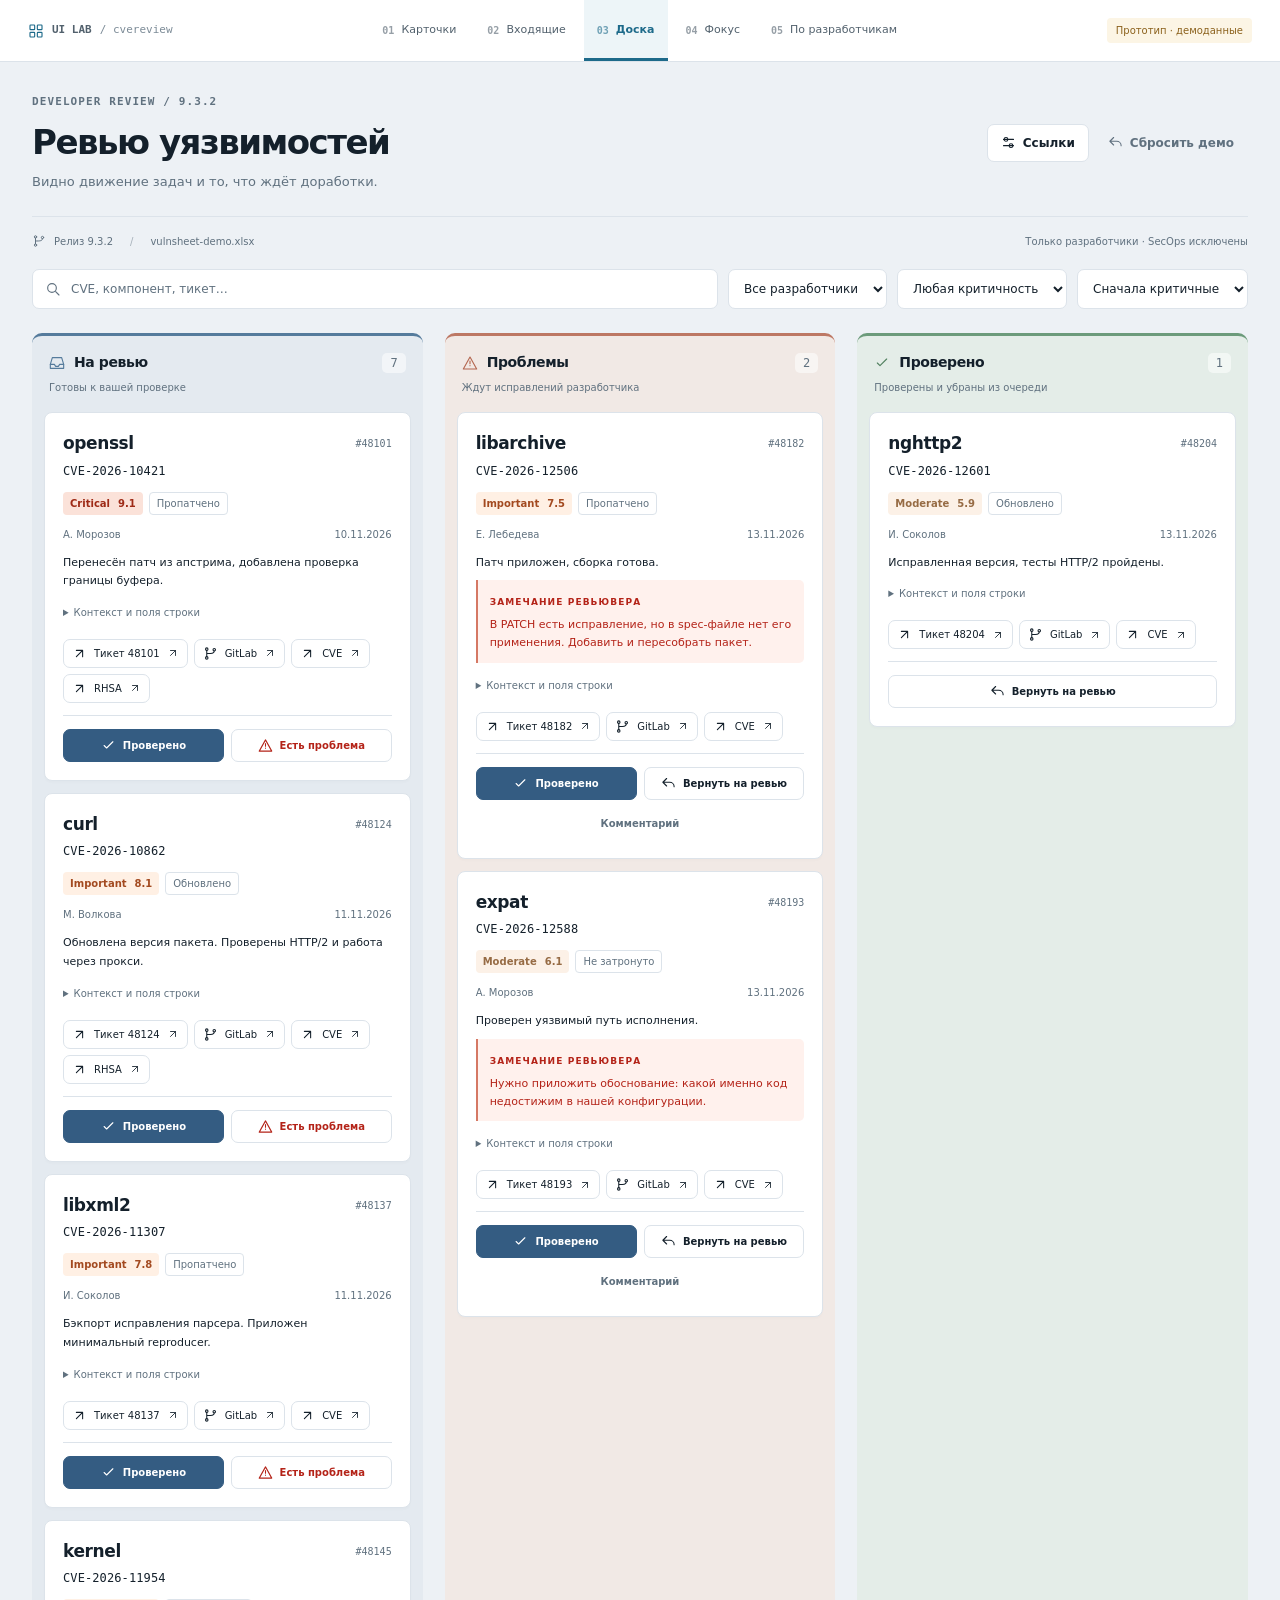
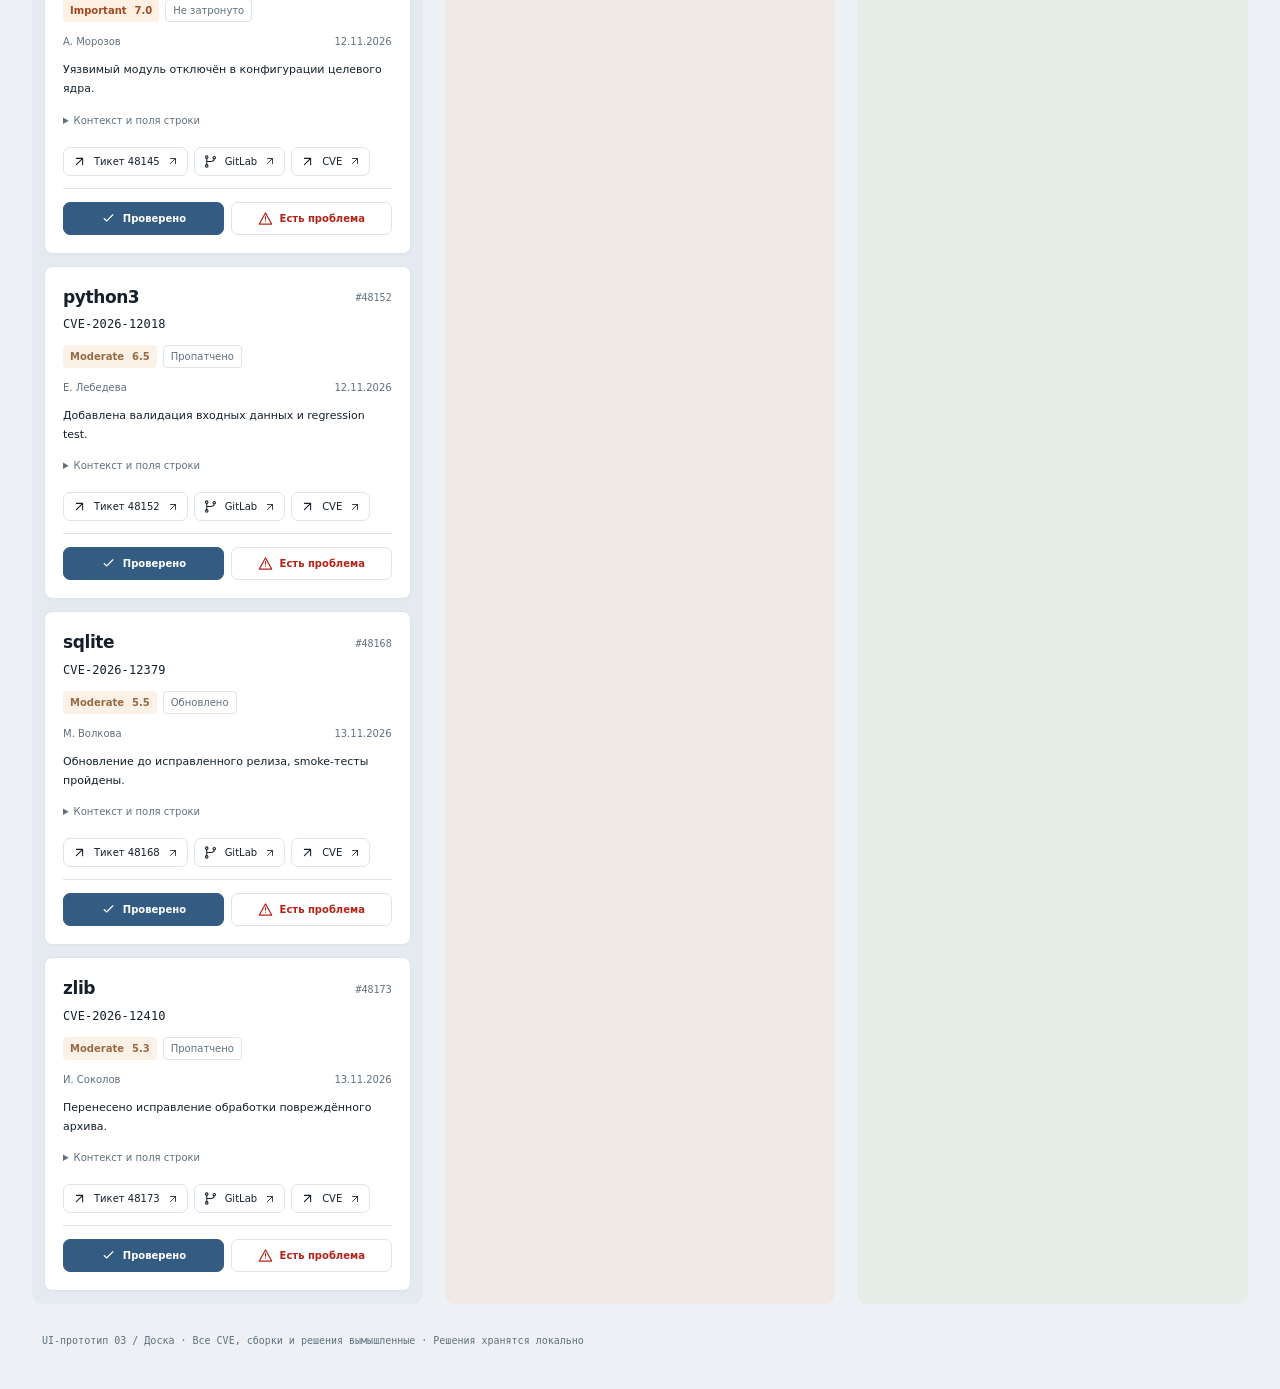
<file: tools/cvereview/prototypes/03-board.html>
<!doctype html>
<html lang="ru">
<head>
<meta charset="utf-8">
<meta name="viewport" content="width=device-width,initial-scale=1">
<meta name="description" content="Пять вариантов интерфейса ревью CVE-задач разработчиков. Интерактивные прототипы на вымышленных данных.">
<title>Доска · cvereview UI</title>
<style>/* Palette adapted from cvesummary; no fonts, icons or assets are fetched. */
:root{--bg:#f5f7f9;--panel:#fff;--fg:#14202b;--muted:#60717f;--line:#dce3ea;--accent:#1d6a8a;--soft:#e2eff5;--ok:#2e7d4f;--bad:#b42318;--bad-soft:#fff1ed;--hero:#0f1d29;--radius:12px;--mono:ui-monospace,"Cascadia Code","DejaVu Sans Mono",monospace;--body:"Onest","Segoe UI",system-ui,sans-serif;color-scheme:light}
*{box-sizing:border-box}body{margin:0;background:var(--bg);color:var(--fg);font:14px/1.5 var(--body)}button,input,textarea,select{font:inherit}button,a,input,select,summary,textarea{-webkit-tap-highlight-color:transparent}button,summary{cursor:pointer}a{color:inherit}button{color:inherit}svg{width:18px;height:18px;flex:none;vertical-align:middle}h1,h2,h3,p{margin:0}h1{font-size:clamp(28px,3vw,42px);line-height:1.18;letter-spacing:-1.5px;font-weight:700}h2{font-size:19px;letter-spacing:-.4px}h3{font-size:15px}button{transition:background .15s,border-color .15s}button:hover,a.btn:hover{filter:brightness(.96)}:focus-visible{outline:3px solid #378cab;outline-offset:3px}input:focus-visible,select:focus-visible,textarea:focus-visible{outline-offset:1px}code,.mono{font-family:var(--mono);font-variant-numeric:tabular-nums}code{font-size:12px;overflow-wrap:anywhere}.wrap{max-width:1440px;margin:auto;padding:0 42px}.label,.eyebrow{font-size:10px;letter-spacing:1.1px;text-transform:uppercase;font-weight:600;color:var(--muted)}.eyebrow{font-family:var(--mono);font-size:11px;margin-bottom:11px}.dot{margin:0 9px;opacity:.5}.btn{display:inline-flex;align-items:center;justify-content:center;gap:7px;border:1px solid var(--line);border-radius:7px;padding:9px 13px;background:var(--panel);color:var(--fg);text-decoration:none;font-weight:600;font-size:12px;white-space:nowrap}.btn svg{width:15px;height:15px}.btn.primary{background:var(--accent);color:white;border-color:var(--accent)}.btn.danger-outline{color:var(--bad)}.btn.quiet{background:transparent;border-color:transparent;color:var(--muted)}.btn.link-btn{font-weight:500;font-size:11px;padding:7px 10px}.btn.link-btn svg:last-child{width:12px;height:12px}.icon-button{border:0;background:none;font-size:25px;line-height:1;padding:4px 8px;color:var(--muted)}
.lab-bar{min-height:62px;background:#fff;color:#52616d;display:flex;align-items:center;justify-content:space-between;gap:22px;padding:0 28px;border-bottom:1px solid #dce3ea;font-size:11px}.lab-brand{font-family:var(--mono);font-weight:700;display:flex;align-items:center;gap:8px;text-decoration:none;white-space:nowrap}.lab-brand svg{width:16px;color:#1d6a8a}.lab-brand span{font-weight:400;color:#7c8b97}.lab-bar nav{display:flex;gap:5px;align-self:stretch}.lab-bar nav a{display:flex;align-items:center;gap:7px;padding:0 13px;text-decoration:none;border-bottom:3px solid transparent;border-top:3px solid transparent}.lab-bar nav a b{font-family:var(--mono);font-size:10px;opacity:.6}.lab-bar nav a[aria-current]{color:#1d6a8a;background:#edf5f8;border-bottom-color:#1d6a8a;font-weight:700}.demo-label{color:#8b611c;background:#fcf5e5;padding:5px 9px;border-radius:4px;font-size:10px;white-space:nowrap}
.page-head{display:flex;align-items:center;justify-content:space-between;gap:22px;padding:36px 0 30px}.page-head p{color:var(--muted);font-size:13px;margin-top:10px}.head-tools{display:flex;gap:5px}.hero{background:var(--hero);color:#edf3f8}.hero .page-head p,.hero .eyebrow,.hero .label{color:#8fa6b8}.hero .btn{background:transparent;border-color:#344957;color:#c8d5df}.hero .btn.quiet{border-color:transparent;color:#8fa6b8}.stats{display:grid;grid-template-columns:repeat(3,1fr);gap:20px}.stats>div{display:flex;flex-wrap:wrap;align-items:baseline;column-gap:14px;padding:12px 0 21px;border-top:1px solid var(--line)}.stats .label{width:100%;margin-bottom:5px}.stats b{font-size:42px;line-height:1.2;letter-spacing:-2px;font-weight:500}.stats>div>span:last-child{font-size:11px;color:var(--muted)}.hero .stats>div{border-color:#2c3c49}.hero .stats>div>span:last-child{color:#8fa6b8}.hero .stats>div:first-child b{color:#69d6cd}.hero .stats>div:nth-child(2) b{color:#ffa38d}.hero .stats>div:last-child b{color:#92bd9c}.hero-foot{display:flex;justify-content:space-between;padding:13px 0 17px;border-top:1px solid #2c3c49;color:#8fa6b8;font-size:10px;font-family:var(--mono)}
.pools{display:flex;gap:24px;align-items:center;border-bottom:1px solid var(--line);margin:18px 0 22px}.pool{border:0;border-bottom:2px solid transparent;padding:12px 4px;background:none;display:flex;align-items:center;gap:8px;font-size:13px;color:var(--muted);white-space:nowrap}.pool svg{width:16px}.pool b{font-size:10px;background:var(--panel);border:1px solid var(--line);min-width:22px;border-radius:5px;padding:0 5px;line-height:20px}.pool.active{color:var(--accent);border-bottom-color:var(--accent);font-weight:600}.pool.problem.active{color:var(--bad);border-bottom-color:var(--bad)}.pool.done.active{color:var(--ok);border-bottom-color:var(--ok)}.filters{display:flex;gap:10px;margin-bottom:25px}.search{position:relative;display:flex;align-items:center;flex:1;min-width:160px}.search svg{position:absolute;left:13px;color:var(--muted);width:16px}.search input{padding-left:38px;width:100%}.filters input,.filters select{height:40px;border:1px solid var(--line);border-radius:7px;background:var(--panel);color:var(--fg);font-size:12px;padding:0 11px}.filters .search input{padding-left:38px}.filters select{max-width:205px}.filters input::placeholder{color:var(--muted)}.section-line{display:flex;align-items:center;justify-content:space-between;gap:15px;margin:10px 0 18px}.section-line h2{font-size:17px}.section-line h2 span{font:12px var(--mono);color:var(--muted);margin-left:8px}.section-line>span{font-size:10px;color:var(--muted)}.card-grid{display:grid;grid-template-columns:repeat(3,minmax(0,1fr));gap:18px;align-items:start}.task-card{background:var(--panel);border:1px solid var(--line);border-radius:var(--radius);padding:21px;min-width:0}.card-heading,.detail-top{display:flex;align-items:center;justify-content:space-between;gap:10px}.package{font-size:19px;font-weight:700;letter-spacing:-.4px}.task-id{font-size:10px;color:var(--muted)}.cve{margin-top:5px;font-size:12px;font-weight:500;letter-spacing:.1px}.badges{display:flex;flex-wrap:wrap;gap:6px;margin:15px 0 18px}.badge{display:inline-flex;align-items:center;gap:8px;font-size:10px;font-weight:600;border:1px solid var(--line);padding:3px 7px;border-radius:4px;line-height:1.5}.badge.severity{border:0}.badge.critical{background:#fbe2d9;color:#9e2a16}.badge.important{background:#fff0e4;color:#a34a20}.badge.moderate{background:#fcf1e7;color:#966b44}.badge.low{background:#f3f1ec;color:#74705c}.badge.measure{color:var(--muted);font-weight:500}.facts{display:grid;grid-template-columns:1fr 1fr;gap:13px 10px;margin:0 0 16px}.facts dt{font-size:10px;color:var(--muted);margin-bottom:2px}.facts dd{font-size:11px;margin:0;font-weight:500;overflow-wrap:anywhere}.builds{padding:11px 13px;background:var(--bg);border-radius:6px;display:grid;gap:10px}.builds>div{display:flex;flex-direction:column;gap:2px}.builds .label{font-size:9px;letter-spacing:.5px}.builds code{font-size:10px}.signals{display:flex;flex-wrap:wrap;gap:6px 13px;padding:13px 0;border-bottom:1px solid var(--line)}.signal{font:600 10px var(--mono);color:var(--muted)}.signal span{font:10px var(--body);margin-left:4px}.signal.positive{color:var(--ok)}.dev-note{padding:14px 0 8px}.dev-note p,.review-note p{font-size:11px;margin-top:5px;line-height:1.65;overflow-wrap:anywhere}.dev-note .label,.review-note .label{font-size:9px}.review-note{background:var(--bad-soft);border-left:2px solid #d57864;border-radius:0 5px 5px 0;padding:10px 12px;margin:8px 0;color:var(--bad)}.review-note .label{color:var(--bad)}.links{display:flex;flex-wrap:wrap;gap:6px;margin:17px 0 14px}.actions{display:flex;gap:7px;flex-wrap:wrap;padding-top:13px;border-top:1px solid var(--line)}.actions .btn{flex:1;padding:9px 10px}.more{margin-top:7px}.more summary,.raw summary,.team-details summary{font-size:10px;color:var(--muted);padding:7px 0}.raw dl{display:grid;grid-template-columns:1fr;gap:7px;margin:9px 0}.raw dl>div{border-top:1px solid var(--line);padding-top:6px;display:grid;grid-template-columns:minmax(100px,1fr) minmax(0,1.3fr);gap:9px;font-size:10px}.raw dt{color:var(--muted)}.raw dd{margin:0;overflow-wrap:anywhere}.empty{padding:65px 20px;text-align:center;color:var(--muted);grid-column:1/-1;background:var(--panel);border:1px dashed var(--line);border-radius:10px}.empty svg{width:34px;height:34px;color:var(--ok);margin-bottom:10px}.empty h3{font-size:18px;color:var(--fg)}.empty p{margin-top:7px;font-size:12px}#footnote{font:10px/1.7 var(--mono);color:var(--muted);max-width:1440px;margin:28px auto;padding:0 42px 12px}.toast{position:fixed;bottom:25px;left:50%;transform:translateX(-50%);display:flex;align-items:center;gap:12px;z-index:10;background:var(--fg);color:var(--panel);padding:12px 17px;border-radius:9px;box-shadow:0 5px 30px #0003;font-size:12px;max-width:calc(100% - 30px);width:max-content}.toast[hidden]{display:none}.toast .btn{color:inherit;font-size:11px}.toast>svg{color:#82c7a1}dialog{color:var(--fg);background:var(--panel);border:1px solid var(--line);border-radius:14px;padding:26px;max-width:550px;width:calc(100% - 32px);box-shadow:0 20px 80px #0003}dialog::backdrop{background:#0f1d2999;backdrop-filter:blur(3px)}.dialog-heading{display:flex;justify-content:space-between;align-items:center;gap:15px}.dialog-heading .eyebrow{margin:0;font-size:9px}dialog h2{font-size:25px;margin:12px 0}dialog p{color:var(--muted);font-size:12px;margin-bottom:15px;overflow-wrap:anywhere}dialog label{display:block;font-size:12px;margin:18px 0 8px;font-weight:600}dialog input,dialog textarea{width:100%;border:1px solid var(--line);border-radius:7px;color:var(--fg);background:var(--bg);padding:11px;font-size:12px}dialog input{font-family:var(--mono);font-size:10px}dialog textarea{resize:vertical;min-height:115px}.dialog-note{font-size:11px;margin:12px 0 20px}.dialog-actions{display:flex;justify-content:flex-end;gap:8px}
/* 02 · An inbox: short queue on the left, readable detail on the right. */
.v2{--bg:#f7f9fb;--radius:9px}.inbox-shell{display:grid;grid-template-columns:205px minmax(0,1fr);min-height:calc(100vh - 62px)}.rail{background:#101f2c;color:#c1ced8;padding:31px 17px;display:flex;flex-direction:column;border-right:1px solid #243747}.product-mark{display:flex;align-items:center;gap:10px;font-size:19px;letter-spacing:-.6px;margin-bottom:48px;padding:0 7px}.product-mark>svg{color:#6dd3c5;width:24px;height:24px}.product-mark strong>span{font-weight:400;color:#8fa6b8}.rail>.label{font-size:9px;color:#7190a3;padding-left:9px}.vertical.pools{flex-direction:column;gap:5px;border:0;align-items:stretch;margin-top:13px}.vertical .pool{padding:11px 10px;border:0;border-radius:5px;color:#91a6b7;font-size:12px}.vertical .pool b{margin-left:auto;background:#253c4c;border:0;color:#bbccd7}.vertical .pool.active{background:#1f3b4c;color:#92d9e7}.vertical .pool.problem.active{background:#4a2d2b;color:#ffb4a2}.vertical .pool.done.active{background:#1d3e35;color:#96dab5}.rail-bottom{margin-top:auto;display:flex;align-items:center;gap:10px;padding:20px 5px 0;border-top:1px solid #2c3c49}.avatar{height:34px;width:34px;border-radius:50%;background:var(--soft);color:var(--accent);display:inline-flex;align-items:center;justify-content:center;font-size:11px;font-weight:700;flex:none}.rail .avatar{background:#294352;color:#a9c9d7}.rail-bottom b{display:block;font-size:11px}.rail-bottom small{font-size:10px;color:#7190a3}.inbox-main{padding:0 30px;min-width:0}.inbox-main .page-head{padding:30px 0 25px}.inbox-main h1{font-size:30px}.inbox-main .page-head p{font-size:11px}.inbox-main .eyebrow{font-size:9px}.inbox-main .filters{gap:7px;margin-bottom:18px}.inbox-main .filters select{max-width:170px;font-size:10px}.inbox-layout{display:grid;grid-template-columns:270px minmax(0,1fr);border:1px solid var(--line);border-radius:9px;background:var(--panel);overflow:hidden;align-items:start}.queue{border-right:1px solid var(--line);align-self:stretch;background:#fcfdfe}.queue-heading{display:flex;align-items:center;justify-content:space-between;padding:17px 18px;border-bottom:1px solid var(--line)}.queue-heading h2{font-size:12px;letter-spacing:0}.queue-heading>span{color:var(--muted);font:10px var(--mono)}.queue-item{width:100%;border:0;border-left:3px solid transparent;border-bottom:1px solid var(--line);padding:16px 17px;text-align:left;background:transparent;display:block}.queue-item>div{display:flex;align-items:center;justify-content:space-between}.queue-item b{font-size:14px}.queue-item>.mono{font-size:10px;display:block;margin-top:4px}.queue-item small{display:flex;justify-content:space-between;font-size:10px;color:var(--muted);margin-top:8px}.queue-item.selected{background:var(--soft);border-left-color:var(--accent)}.sev-dot{width:7px;height:7px;background:#e8955f;border-radius:50%}.sev-dot.critical{background:#b73c21}.sev-dot.important{background:#d97143}.detail-wrap{padding:26px}.detail{border:0;border-radius:0;padding:0}.detail h2{font-size:24px;margin:8px 0 18px;letter-spacing:-.5px}.detail .package{font-size:21px}.detail .facts{gap:18px 20px;padding-top:18px;border-top:1px solid var(--line)}.detail .facts dd{font-size:12px}.detail .facts dt{font-size:10px}.detail .links{margin-top:18px;margin-bottom:22px}.detail .builds{grid-template-columns:1fr 1fr;gap:12px;padding:15px}.detail .builds code{font-size:11px}.detail .signals{gap:15px}.detail .signal{font-size:11px}.detail .dev-note{padding:20px 0 15px}.detail .dev-note p,.detail .review-note p{font-size:12px}.detail .raw{margin-bottom:15px}.detail .raw summary{font-size:11px}.decision{padding-top:10px;margin-top:15px;border-top:1px solid var(--line)}.decision>.label{display:block;margin-bottom:10px}.decision .actions{border:0;padding:0}.decision .actions .btn{padding:12px}.source-line{font:9px var(--mono);color:var(--muted);padding:18px 0}
/* 03 · Three visible pools form a working board. */
.v3{--bg:#edf1f5;--accent:#345c82;--soft:#e5edf5;--radius:8px}.board-wrap{max-width:1600px;padding:0 32px}.board-wrap .page-head{padding:32px 0 25px}.board-wrap h1{font-size:34px}.board-info{display:flex;justify-content:space-between;align-items:center;border-top:1px solid var(--line);padding:15px 0;font-size:10px;color:var(--muted)}.board-info>span:first-child{display:flex;align-items:center;gap:8px}.board-info svg{width:14px}.board-wrap .filters{margin:4px 0 24px}.board{display:grid;grid-template-columns:repeat(3,minmax(0,1fr));gap:22px}.board-col{background:#e4eaf0;padding:13px 12px;border-radius:10px;border-top:3px solid #557b9c;min-width:0}.board-col.problem{background:#f1e9e5;border-top-color:#bd7864}.board-col.done{background:#e4ede8;border-top-color:#6c9b7b}.col-heading{display:flex;align-items:center;gap:9px;padding:3px 5px}.col-heading h2{font-size:14px}.col-heading b{margin-left:auto;font:12px var(--mono);color:var(--muted);background:#fff8;padding:3px 8px;border-radius:5px}.col-heading svg{width:16px;color:#557b9c}.problem .col-heading svg{color:#b46750}.done .col-heading svg{color:#528160}.col-note{color:var(--muted);font-size:10px;padding:4px 5px 17px}.board-stack{display:grid;gap:12px}.compact{padding:18px;box-shadow:0 2px 2px #19304104}.compact .package{font-size:17px}.compact .badges{margin:12px 0}.compact-meta{font-size:10px;color:var(--muted);display:flex;justify-content:space-between}.compact-note{font-size:11px;margin-top:12px;line-height:1.7}.compact .links{margin:12px 0}.compact .btn.link-btn{font-size:10px;padding:6px 8px}.compact .actions .btn{font-size:10px;padding:8px 6px}.board-empty{padding:45px 10px;color:var(--muted);text-align:center;font-size:12px;border:1px dashed #a7b8c377;border-radius:7px}
/* 04 · A calm, dark, one-at-a-time review session. */
.v4{--bg:#0c141b;--panel:#121f29;--fg:#e5eef5;--muted:#8da2b3;--line:#2a3b48;--accent:#60c9c0;--soft:#19373c;--ok:#91cea6;--bad:#f4a18a;--bad-soft:#392b29;color-scheme:dark}.focus-wrap{max-width:1270px}.v4 .page-head{padding:35px 0 27px}.v4 h1{font-size:40px;font-weight:500;letter-spacing:-1.3px}.v4 .eyebrow{color:#60c9c0;font-size:10px}.v4 .btn.primary{color:#102a2d}.v4 .badge.critical{background:#462a26;color:#ffaf96}.v4 .badge.important{background:#3b2e23;color:#efb58b}.v4 .badge.moderate{background:#36332b;color:#cfbf99}.v4 .badge.low{background:#29343a;color:#adc1cc}.focus-meta{display:flex;justify-content:space-between;font:10px var(--mono);color:var(--muted);margin:3px 0 13px}.focus-meta>span:first-child{display:flex;align-items:center;gap:8px}.focus-meta svg{color:var(--accent);width:14px}.progress{background:#233642;border-radius:3px;height:3px;overflow:hidden}.progress i{height:3px;display:block;background:var(--accent)}.v4 .pools{margin:10px 0 20px;gap:25px}.v4 .filters{margin-bottom:22px}.v4 .filters input,.v4 .filters select{background:#101d26}.focus-layout{display:grid;grid-template-columns:minmax(0,1fr) 285px;gap:24px;align-items:start}.focus-stage{padding:32px;background:var(--panel);border:1px solid var(--line);border-radius:13px}.v4 .detail{background:none}.v4 .detail h2{font-size:28px;letter-spacing:-1px}.v4 .detail .package{font-size:24px}.v4 .detail .builds{background:#0c171f}.v4 .detail .facts{gap:20px}.v4 .detail .dev-note p{font-size:13px}.v4 .detail .decision{padding-top:17px}.v4 .detail .raw summary{padding:10px 0}.up-next{padding:0 0 10px;border:1px solid var(--line);border-radius:10px;background:#101b24;overflow:hidden}.up-next>p{font-size:11px;color:var(--muted);padding:15px 17px;border-bottom:1px solid var(--line)}.up-next .queue-heading h2{font-size:13px}.v4 .queue-item.selected{background:#193138}.v4 .queue-item>.mono{color:#a4bac9}.focus-note{padding:18px 16px;color:var(--muted);font-size:10px;display:flex;gap:10px}.v4 .lab-bar{background:#101b24;color:#a8b8c4;border-color:#2a3b48}.v4 .lab-brand span{color:#7f97a8}.v4 .lab-bar nav a[aria-current]{background:#1a3339;color:#79d7ce;border-bottom-color:#79d7ce}.v4 .demo-label{background:#393426;color:#d4c28a}.v4 .lab-brand svg{color:#79d7ce}
/* 05 · Editorial team view, with each developer's work together. */
.v5{--bg:#f5f3ee;--panel:#fffefa;--fg:#2b302f;--muted:#77796f;--line:#deded3;--accent:#9e5333;--soft:#f1e5d9;--bad:#a3402e;--bad-soft:#faece5;--radius:5px}.team-wrap{max-width:1430px}.v5 .eyebrow{color:#9e5333}.v5 h1{font-size:43px;letter-spacing:-1.4px;font-weight:600}.team-overview{display:grid;grid-template-columns:220px minmax(0,1fr);gap:40px;border-top:1px solid var(--fg);border-bottom:1px solid var(--line);margin:4px 0 20px;padding:16px 0 9px}.edition{font:12px var(--mono);letter-spacing:2px;display:flex;flex-direction:column;justify-content:center}.edition span{display:block;color:var(--muted);font-size:10px;margin-top:9px;letter-spacing:1px}.team-overview .stats>div{border:0;padding:0 0 10px}.team-overview .stats b{font-size:35px}.team-overview .stats>div>span:last-child{font-size:10px}.team-overview .stats .label{font-size:9px}.v5 .pools{gap:30px;margin-bottom:23px}.v5 .pool b{border-radius:20px}.v5 .filters input,.v5 .filters select{border-radius:4px}.team-groups{display:grid;gap:25px}.team-group{background:var(--panel);border:1px solid var(--line);border-radius:6px;display:grid;grid-template-columns:220px minmax(0,1fr);overflow:hidden}.person-heading{display:flex;align-items:flex-start;position:relative;padding:25px 19px;background:#efeee7;border-right:1px solid var(--line);gap:11px}.person-heading .avatar{background:#dfebdf;color:#4b6850}.person-heading .color-1{background:#e4e3ef;color:#6d6182}.person-heading .color-2{background:#f0dfd1;color:#966447}.person-heading .color-3{background:#e0e8ed;color:#486f82}.person-heading h2{font-size:13px;letter-spacing:0;margin-top:1px}.person-heading p{font-size:10px;color:var(--muted);margin-top:4px}.person-count{position:absolute;bottom:18px;left:23px;font-size:42px;color:#c1c5b9;font-weight:400;letter-spacing:-3px}.team-tasks{min-width:0}.team-task{padding:20px 24px;border-bottom:1px solid var(--line)}.team-task:last-child{border-bottom:0}.team-task-top{display:flex;align-items:center;gap:12px;flex-wrap:wrap}.team-task-top .package{font-size:17px}.team-task-top h3{font-size:11px;font-weight:500}.team-task-top .task-id{margin-left:auto}.team-task-bottom{display:flex;align-items:center;gap:25px;margin-top:13px}.team-task-bottom>p{font-size:11px;color:var(--muted);flex:1;line-height:1.7}.team-task-bottom .actions{border:0;padding:0;flex:none}.team-task-bottom .actions .btn{flex:none;font-size:11px;padding:8px 11px}.team-details{margin-top:8px}.team-details>summary{font-size:10px}.team-details .context{padding-top:14px}.team-details .builds{grid-template-columns:1fr 1fr}.team-details .facts{grid-template-columns:repeat(4,1fr)}
@media(min-width:1700px){.wrap{padding-left:30px;padding-right:30px}.card-grid{gap:24px}.task-card{padding:25px}.v2 .inbox-main{max-width:1500px;width:100%;margin:auto}.detail-wrap{padding:38px}.inbox-layout{grid-template-columns:330px minmax(0,1fr)}}
@media(max-width:1180px){.lab-brand span,.demo-label{display:none}.lab-bar{padding:0 20px;gap:12px}.lab-bar nav a{padding:0 10px;font-size:10px}.wrap{padding:0 26px}.card-grid{grid-template-columns:repeat(2,minmax(0,1fr))}.filters{flex-wrap:wrap}.filters .search{flex-basis:260px}.inbox-shell{grid-template-columns:170px minmax(0,1fr)}.rail{padding:25px 10px}.product-mark{font-size:16px;gap:7px}.inbox-main{padding:0 20px}.inbox-main .page-head{align-items:flex-start}.inbox-main .page-head .head-tools{flex-direction:column}.inbox-layout{grid-template-columns:220px minmax(0,1fr)}.detail-wrap{padding:20px}.detail h2{font-size:20px}.detail .builds{grid-template-columns:1fr}.board{gap:12px}.board-wrap{padding:0 20px}.compact{padding:15px}.compact .actions{flex-direction:column}.compact .links{gap:4px}.compact .link-btn{padding:5px}.team-group{grid-template-columns:185px minmax(0,1fr)}.team-overview{grid-template-columns:185px minmax(0,1fr);gap:20px}.team-task-top{gap:9px}.team-task-top .task-id{display:none}.team-task-bottom{align-items:flex-start;flex-direction:column;gap:12px}.team-task-bottom .actions{align-self:flex-end}.focus-layout{grid-template-columns:minmax(0,1fr) 250px;gap:17px}.focus-stage{padding:25px}.focus-stage .detail h2{font-size:24px}}
@media(max-width:800px){.lab-bar{flex-direction:column;gap:0;align-items:stretch;padding:10px 14px 0;min-height:75px}.lab-brand{font-size:10px}.lab-bar nav{justify-content:space-between;margin-top:6px}.lab-bar nav a{font-size:9px;padding:8px 3px;gap:4px}.lab-bar nav a b{font-size:9px}.page-head{align-items:flex-start;flex-direction:column;padding:27px 0 20px;gap:18px}.page-head h1,.v5 h1,.v4 h1{font-size:32px}.page-head p{font-size:12px}.head-tools .btn{font-size:11px;padding:7px 10px}.stats{gap:12px}.stats b{font-size:35px}.stats>div>span:last-child{display:none}.stats .label{font-size:8px;letter-spacing:.5px}.hero-foot{font-size:8px;flex-wrap:wrap;gap:6px}.filters{gap:7px;margin-bottom:20px}.filters .search{flex-basis:100%}.filters select{flex:1;min-width:0;font-size:10px;max-width:none;padding:0 6px;height:36px}.pools{gap:14px;margin:8px 0 18px}.pool{font-size:11px;gap:6px}.pool svg{width:14px}.section-line>span{display:none}.card-grid{gap:13px}.task-card{padding:17px}.task-card .package{font-size:17px}.actions .btn{font-size:10px}.inbox-shell{display:block}.rail{padding:10px 20px}.product-mark,.rail>.label,.rail-bottom{display:none}.vertical.pools{flex-direction:row;margin:0;gap:6px}.vertical .pool{flex:1;padding:10px;font-size:11px}.inbox-main .page-head{flex-direction:row}.inbox-main .page-head h1{font-size:26px}.inbox-main .page-head p{max-width:250px}.inbox-layout{grid-template-columns:195px minmax(0,1fr)}.queue-item{padding:13px 11px}.queue-item>.mono{font-size:9px}.queue-heading{padding:14px 12px}.detail-wrap{padding:18px}.detail h2{font-size:17px}.detail .facts{grid-template-columns:1fr}.detail .badges{gap:5px}.detail .badge{font-size:9px}.detail .actions{flex-direction:column}.board{grid-template-columns:repeat(3,minmax(265px,1fr));gap:12px;overflow-x:auto;align-items:start;padding-bottom:15px}.board-wrap{padding:0 17px}.board-info{font-size:9px;gap:10px}.board-info>span:last-child{display:none}.compact .actions{flex-direction:row}.focus-layout{grid-template-columns:minmax(0,1fr)}.focus-stage{padding:25px}.up-next{order:2;display:grid;grid-template-columns:repeat(2,minmax(0,1fr))}.up-next>.queue-heading,.up-next>p,.focus-note{grid-column:1/-1}.focus-meta{font-size:8px}.v4 .detail .facts{grid-template-columns:1fr 1fr}.v4 .detail .actions{flex-direction:row}.team-overview{grid-template-columns:1fr;padding-top:13px;gap:13px}.edition{font-size:10px;flex-direction:row;justify-content:space-between}.edition span{margin:0;font-size:9px}.team-overview .stats b{font-size:30px}.team-group{display:block}.person-heading{border-right:0;border-bottom:1px solid var(--line);padding:15px 19px;align-items:center}.person-count{position:static;margin-left:auto;font-size:25px;letter-spacing:-1px}.team-task{padding:18px}.team-task-bottom .actions{align-self:stretch}.team-task-bottom .actions .btn{flex:1}.team-details .facts{grid-template-columns:1fr 1fr}#footnote{padding:0 26px;font-size:8px}}
@media(max-width:520px){.wrap{padding:0 17px}.lab-bar nav a span{font-size:8px}.lab-bar nav a{gap:3px}.lab-bar nav a b{font-size:8px}.card-grid{grid-template-columns:minmax(0,1fr)}.task-card{padding:21px}.pools{justify-content:space-between;gap:7px}.pool{font-size:10px;gap:5px}.pool b{min-width:18px;font-size:9px;line-height:17px}.pool svg{width:12px}.stats{gap:8px}.stats b{font-size:32px}.hero-foot .dot{margin:0 4px}.filters select{font-size:9px;padding:0 4px}.inbox-main{padding:0 15px}.inbox-main .page-head{flex-direction:column;gap:10px}.inbox-main .page-head p{max-width:100%}.inbox-main .page-head .head-tools{flex-direction:row}.inbox-layout{display:block}.queue{display:flex;overflow-x:auto;border:0;border-bottom:1px solid var(--line)}.queue>.queue-heading{display:none}.queue-item{min-width:166px;max-width:166px;border-bottom:0;border-left:0;border-top:3px solid transparent}.queue-item.selected{border-left:0;border-top-color:var(--accent)}.detail-wrap{padding:22px}.detail .facts{grid-template-columns:1fr 1fr}.detail .builds{grid-template-columns:1fr}.detail h2{font-size:22px}.detail .actions{flex-direction:row}.detail .actions .btn{font-size:10px;padding:10px 7px}.vertical .pool{font-size:10px;padding:8px}.rail{padding:8px 12px}.focus-stage{padding:21px}.focus-stage .detail h2{font-size:21px}.focus-meta>span:first-child{font-size:7px;gap:3px}.v4 .pools{gap:6px}.v4 .detail .actions{flex-direction:column}.focus-wrap .page-head{padding-top:27px}.team-task-top .badge{font-size:9px}.team-task-top h3{font-size:10px}.team-task-top{gap:7px}.team-task-top .package{font-size:16px}.team-task-bottom .actions .btn{font-size:10px;padding:8px}.team-details .builds{grid-template-columns:1fr}.toast{font-size:10px;padding:11px 12px;gap:8px}.toast .btn{padding:4px}.dialog-actions .btn{font-size:10px;padding:9px}dialog{padding:22px}dialog h2{font-size:22px}}
/* 01 · One full-width card per row at every viewport size. */
.v1 .card-grid{grid-template-columns:minmax(0,1fr)}
@media(prefers-reduced-motion:reduce){*{transition:none!important;scroll-behavior:auto!important}}
</style>
</head>
<body data-variant="3">
<div id="variant-nav" class="lab-bar"></div>
<div id="app"></div>
<footer id="footnote"></footer>
<div id="toast" class="toast" role="status" hidden></div>
<dialog id="problem-dialog" aria-labelledby="problem-title">
  <form id="problem-form">
    <div class="dialog-heading"><span class="eyebrow">РЕШЕНИЕ РЕВЬЮВЕРА</span><button type="button" class="icon-button" data-action="close-dialog" data-dialog="problem-dialog" aria-label="Закрыть">×</button></div>
    <h2 id="problem-title">Что нужно исправить?</h2>
    <p id="problem-context" class="mono"></p>
    <label for="problem-comment">Комментарий для разработчика</label>
    <textarea id="problem-comment" required rows="6" placeholder="Опишите проблему и ожидаемое исправление…"></textarea>
    <p class="dialog-note">После сохранения задача уйдёт в пул «Проблемы». Комментарий останется в карточке.</p>
    <div class="dialog-actions"><button type="button" class="btn" data-action="close-dialog" data-dialog="problem-dialog">Отмена</button><button type="submit" class="btn primary">Сохранить в «Проблемы»</button></div>
  </form>
</dialog>
<dialog id="settings-dialog" aria-labelledby="settings-title">
  <form id="settings-form">
    <div class="dialog-heading"><span class="eyebrow">ПЕРЕХОДЫ ИЗ КАРТОЧКИ</span><button type="button" class="icon-button" data-action="close-dialog" data-dialog="settings-dialog" aria-label="Закрыть">×</button></div>
    <h2 id="settings-title">Внутренние ссылки</h2>
    <p>В демо стоят адреса-примеры <code>.example.internal</code>. Замените их своими шаблонами, чтобы проверить переходы.</p>
    <label for="task-template">Тикет · <code>{task}</code></label><input id="task-template" required>
    <label for="repo-template">GitLab · <code>{component}</code></label><input id="repo-template" required>
    <p class="dialog-note">Доступны {task}, {component}, {cve}. Настройки сохраняются в этом браузере.</p>
    <div class="dialog-actions"><button type="button" class="btn" data-action="close-dialog" data-dialog="settings-dialog">Отмена</button><button type="submit" class="btn primary">Сохранить ссылки</button></div>
  </form>
</dialog>
<script>/* Throwaway UI spike. All vulnerability and build data below are fictional. */
const variant = Number(document.body.dataset.variant);
const icons = {
  check:'<path d="m5 12 4 4L19 6"/>', alert:'<path d="m12 3 10 18H2L12 3Z"/><path d="M12 9v4m0 3v.2"/>',
  arrow:'<path d="M7 17 17 7M7 7h10v10"/>', search:'<circle cx="10.5" cy="10.5" r="6.5"/><path d="m16 16 5 5"/>',
  git:'<circle cx="6" cy="5" r="2"/><circle cx="18" cy="6" r="2"/><circle cx="6" cy="19" r="2"/><path d="M6 7v10m0-5c8 0 12 0 12-4"/>',
  inbox:'<path d="m5 4-3 10v6h20v-6L19 4H5Z"/><path d="M2 14h6l2 3h4l2-3h6"/>',
  grid:'<rect x="3" y="3" width="7" height="7" rx="1"/><rect x="14" y="3" width="7" height="7" rx="1"/><rect x="3" y="14" width="7" height="7" rx="1"/><rect x="14" y="14" width="7" height="7" rx="1"/>',
  back:'<path d="M9 4 3 10l6 6M3 10h11a7 7 0 0 1 7 7"/>', settings:'<path d="M4 7h16M4 17h16"/><circle cx="8" cy="7" r="3"/><circle cx="16" cy="17" r="3"/>',
  clock:'<circle cx="12" cy="12" r="9"/><path d="M12 7v5l3 2"/>', close:'<path d="m6 6 12 12M6 18 18 6"/>',
  users:'<circle cx="9" cy="7" r="4"/><path d="M2 21v-3a7 7 0 0 1 14 0v3M17 3a4 4 0 0 1 0 8m2 3a6 6 0 0 1 3 5v2"/>',
  focus:'<path d="M8 3H3v5m13-5h5v5M3 16v5h5m13-5v5h-5"/><circle cx="12" cy="12" r="4"/>'
};
const icon = name => `<svg viewBox="0 0 24 24" fill="none" stroke="currentColor" stroke-width="1.7" stroke-linecap="round" stroke-linejoin="round" aria-hidden="true">${icons[name] || icons.arrow}</svg>`;
const esc = v => String(v ?? '').replace(/[&<>"']/g, c => ({'&':'&amp;','<':'&lt;','>':'&gt;','"':'&quot;',"'":'&#39;'}[c]));
const names = ['Карточки', 'Входящие', 'Доска', 'Фокус', 'По разработчикам'];
const files = ['01-cards.html','02-inbox.html','03-board.html','04-focus.html','05-team.html'];
const descriptions = ['Весь контекст — в карточке. Выбирайте любую задачу из очереди.', 'Очередь под рукой. Детали выбранной задачи — на большом экране.', 'Видно движение задач и то, что ждёт доработки.', 'Одна задача. Весь контекст. Одно решение.', 'Ревью решений команды, сгруппированных по разработчикам.'];
// Fictional advisories, like the rest of the prototype data.
const demoAdvisories = {openssl:'https://access.redhat.com/errata/RHSA-2026:99901',curl:'https://access.redhat.com/errata/RHSA-2026:99902'};
const seed = [
  ['openssl','CVE-2026-10421','48101','А. Морозов','Critical',9.1,'Пропатчено','3.0.7-46.sl9','3.0.7-49.el9',true,false,'Перенесён патч из апстрима, добавлена проверка границы буфера.','10.11.2026'],
  ['curl','CVE-2026-10862','48124','М. Волкова','Important',8.1,'Обновлено','7.76.1-31.sl9','7.76.1-33.el9',false,true,'Обновлена версия пакета. Проверены HTTP/2 и работа через прокси.','11.11.2026'],
  ['libxml2','CVE-2026-11307','48137','И. Соколов','Important',7.8,'Пропатчено','2.9.13-7.sl9','2.9.13-8.el9',true,false,'Бэкпорт исправления парсера. Приложен минимальный reproducer.','11.11.2026'],
  ['kernel','CVE-2026-11954','48145','А. Морозов','Important',7.0,'Не затронуто','5.14.0-503.sl9','—',false,false,'Уязвимый модуль отключён в конфигурации целевого ядра.','12.11.2026'],
  ['python3','CVE-2026-12018','48152','Е. Лебедева','Moderate',6.5,'Пропатчено','3.9.21-2.sl9','3.9.21-3.el9',true,false,'Добавлена валидация входных данных и regression test.','12.11.2026'],
  ['sqlite','CVE-2026-12379','48168','М. Волкова','Moderate',5.5,'Обновлено','3.34.1-8.sl9','3.34.1-9.el9',false,true,'Обновление до исправленного релиза, smoke-тесты пройдены.','13.11.2026'],
  ['zlib','CVE-2026-12410','48173','И. Соколов','Moderate',5.3,'Пропатчено','1.2.11-42.sl9','1.2.11-43.el9',true,false,'Перенесено исправление обработки повреждённого архива.','13.11.2026'],
  ['libarchive','CVE-2026-12506','48182','Е. Лебедева','Important',7.5,'Пропатчено','3.5.3-5.sl9','3.5.3-6.el9',true,false,'Патч приложен, сборка готова.','13.11.2026','problem','В PATCH есть исправление, но в spec-файле нет его применения. Добавить и пересобрать пакет.'],
  ['expat','CVE-2026-12588','48193','А. Морозов','Moderate',6.1,'Не затронуто','2.5.0-4.sl9','—',false,false,'Проверен уязвимый путь исполнения.','13.11.2026','problem','Нужно приложить обоснование: какой именно код недостижим в нашей конфигурации.'],
  ['nghttp2','CVE-2026-12601','48204','И. Соколов','Moderate',5.9,'Обновлено','1.43.0-7.sl9','1.43.0-8.el9',false,true,'Исправленная версия, тесты HTTP/2 пройдены.','13.11.2026','done'],
  ['systemd','CVE-2026-12700','48211',' SecOps ','Low',3.1,'Закрыто SecOps','252-46.sl9','—',false,false,'Задача SecOps для демонстрации исключения.','13.11.2026'],
  ['tar','CVE-2026-12708','48215','М. Волкова','Low',3.3,'Другое','1.34-8.sl9','—',false,false,'Задача ещё в работе.','13.11.2026','work']
].map((a,i) => ({id:String(i),component:a[0],cve:a[1],task:a[2],rhsa:demoAdvisories[a[0]] || '',dev:a[3],severity:a[4],cvss:a[5],measure:a[6],sl:a[7],rh:a[8],p:a[9],d:a[10],comment:a[11],end:a[12],pool:a[13] || 'pending',reviewComment:a[14] || '',status:a[13] === 'work' ? 'В работе' : 'Ожидает ревью'}));
const eligible = seed.filter(r => r.dev.trim().toLowerCase() !== 'secops' && r.status === 'Ожидает ревью');
const reviewChecks = [
  {key:'measure',label:'Мера обоснована',hint:'Принятая мера соответствует уязвимости и нашей конфигурации.'},
  {key:'changes',label:'Изменения проверены',hint:'Проверены патч, обновление версии или обоснование «не затронуто».'},
  {key:'build',label:'Сборка проверена',hint:'Нужные изменения входят в указанный билд пакета.'},
  {key:'tests',label:'Проверки / тесты',hint:'Результаты тестов или проверок подтверждают принятое решение.'},
];
function withChecks(r) {
  if(variant !== 1)return {...r};
  return {...r,checks:Object.fromEntries(reviewChecks.map(check=>[check.key,
    [-1,0,1].includes(r.checks?.[check.key])?r.checks[check.key]:(r.pool === 'done'?1:0)]))};
}
const reviewComplete = r => reviewChecks.every(check=>[-1,1].includes(r.checks?.[check.key]));
const storageKey = `cvereview-ui-spike-v1-${variant}`;
let storageAvailable = true;
const read = (key,fallback) => { try { return JSON.parse(localStorage.getItem(key)) || fallback; } catch { storageAvailable = false; return fallback; } };
let saved = read(storageKey, {});
let links = read('cvereview-ui-links-v1', {task:'https://tracker.example.internal/task/{task}',repo:'https://gitlab.example.internal/rpms/{component}'});
let rows = eligible.map(r => withChecks({...r,...(['pending','problem','done'].includes(saved[r.id]?.pool) ? saved[r.id] : {})}));
let pool = 'pending', query = '', dev = '', severity = '', order = 'severity', selected = null, undo = null;
const poolNames = {pending:'На ревью',problem:'Проблемы',done:'Проверено'};
const poolIcons = {pending:'inbox',problem:'alert',done:'check'};
const counts = () => Object.fromEntries(Object.keys(poolNames).map(p => [p, rows.filter(r=>r.pool === p).length]));
const persist = () => {try { localStorage.setItem(storageKey, JSON.stringify(Object.fromEntries(rows.map(r=>[r.id,{pool:r.pool,reviewComment:r.reviewComment,...(variant === 1?{checks:r.checks}:{})}]))));} catch { storageAvailable = false; }};
const initials = name => name.replaceAll('.','').split(' ').filter(Boolean).map(s=>s[0]).join('').slice(0,2);
const btn = (label, action, id, type='', ic='') => `<button class="btn ${type}" data-action="${action}" ${id != null ? `data-id="${id}"` : ''}>${ic ? icon(ic) : ''}${label}</button>`;
function external(url,label,ic='arrow') { return `<a class="btn link-btn" href="${esc(url)}" target="_blank" rel="noopener noreferrer">${icon(ic)}${label}${icon('arrow')}</a>`; }
function makeURL(template,r) { const result = String(template).replace(/\{(task|component|cve)\}/g, (_,k)=>encodeURIComponent(r[k])); try {const u = new URL(result); return ['http:','https:'].includes(u.protocol) ? u.href : '#';} catch {return '#';} }
function actions(r) { return `<div class="actions">${r.pool !== 'done' ? btn('Проверено','done',r.id,'primary','check') : ''}${r.pool === 'pending' ? btn('Есть проблема','problem',r.id,'danger-outline','alert') : btn('Вернуть на ревью','pending',r.id,'','back')}${r.pool === 'problem' ? btn('Комментарий','problem',r.id,'quiet') : ''}</div>`; }
function badges(r) { return `<span class="badge severity ${r.severity.toLowerCase()}">${r.severity} <b>${r.cvss.toFixed(1)}</b></span><span class="badge measure">${esc(r.measure)}</span>`; }
function advisoryLink(value) {
  const url=String(value ?? '').trim();
  if(!/^https?:\/\//i.test(url))return '';
  try {new URL(url);} catch {return '';}
  return external(url,'RHSA');
}
function rowLinks(r) {return `<div class="links">${external(makeURL(links.task,r),'Тикет '+r.task)}${external(makeURL(links.repo,r),'GitLab','git')}${external('https://access.redhat.com/security/cve/'+r.cve,'CVE')}${advisoryLink(r.rhsa)}</div>`;}
const field = (label,value) => `<div><dt>${label}</dt><dd>${esc(value)}</dd></div>`;
function rawFields(r) {
  const fields = [['Разработчик',r.dev],['Статус',r.status],['Start date','09.11.2026'],['End date',r.end],['Принятая мера',r.measure],['Task ID',r.task],['CVE ID',r.cve],['Task state','In progress'],['Task date','06.11.2026'],['Исполнитель',r.dev],['Компонент',r.component],['P',r.p?'+':'-'],['D',r.d?'+':'-'],['SL NVR (latest build)',r.sl],['RHEL NVR (if fixed)',r.rh],['Fix date',r.rh === '—'?'—':'02.11.2026'],['RHEL state',r.rh === '—'?'Affected':'Fixed'],['RHEL severity',r.severity],['RHEL CVSS',r.cvss],['Advisory (RHSA)',r.rhsa || '—'],['CVE link','https://access.redhat.com/security/cve/'+r.cve],['ai_nvr',r.sl],['ai_verdict','—'],['ai_confidence','—'],['ai_remediation','—'],['ai_run','—'],['Комментарий',r.comment]];
  return `<details class="raw"><summary>Все 27 полей строки vulnsheet</summary><dl>${fields.map(([k,v])=>field(k,v)).join('')}</dl></details>`;
}
function context(r,full=false) { return `<div class="context"><dl class="facts">${field('Разработчик',r.dev)}${field('Передано на ревью',r.end)}${field('Статус разработчика',r.status)}${field('RHEL state',r.rh === '—'?'Affected':'Fixed')}</dl><div class="builds"><div><span class="label">SL · последний билд</span><code>${esc(r.sl)}</code></div><div><span class="label">RHEL · исправлено в</span><code>${esc(r.rh)}</code></div></div><div class="signals"><span class="signal ${r.p?'positive':''}" title="P: патч под CVE найден в PATCH коммита сборки">P ${r.p?'+':'−'} <span>${r.p?'Патч найден':'Нет подтверждения патча'}</span></span><span class="signal ${r.d?'positive':''}" title="D: апстрим-версия вне известных уязвимых диапазонов">D ${r.d?'+':'−'} <span>${r.d?'Вне диапазона':'Нет подтверждения по версии'}</span></span></div><div class="dev-note"><span class="label">Комментарий разработчика</span><p>${esc(r.comment)}</p></div>${r.reviewComment ? `<div class="review-note"><span class="label">Замечание ревьювера</span><p>${esc(r.reviewComment)}</p></div>` : ''}${full ? rawFields(r) : `<details class="more"><summary>Подробности строки</summary>${rawFields(r)}</details>`}</div>`; }
function card(r,compact=false) { return `<article class="task-card ${compact?'compact':''}" data-card="${r.id}"><div class="card-heading"><span class="package">${esc(r.component)}</span><span class="task-id mono">#${r.task}</span></div><h3 class="cve mono">${r.cve}</h3><div class="badges">${badges(r)}</div>${compact ? `<div class="compact-meta"><span>${esc(r.dev)}</span><span>${r.end}</span></div><p class="compact-note">${esc(r.comment)}</p>${r.reviewComment?`<div class="review-note"><span class="label">Замечание ревьювера</span><p>${esc(r.reviewComment)}</p></div>`:''}<details class="more"><summary>Контекст и поля строки</summary>${context(r,true)}</details>`:context(r)}${rowLinks(r)}${actions(r)}</article>`; }
function pools(vertical=false) {const c=counts();return `<nav class="pools ${vertical?'vertical':''}" aria-label="Пулы ревью">${Object.keys(poolNames).map(p=>`<button class="pool ${pool === p?'active':''} ${p}" data-action="pool" data-pool="${p}" ${pool === p?'aria-current="page"':''}>${icon(poolIcons[p])}<span>${poolNames[p]}</span><b>${c[p]}</b></button>`).join('')}</nav>`;}
function listCard(r) {
  return `<article class="task-card list-card" data-card="${r.id}">
    <div class="list-card-main">
    <div class="list-card-heading"><span class="package">${esc(r.component)}</span><h3 class="cve mono">${r.cve}</h3><div class="badges">${badges(r)}</div><span class="list-date">${icon('clock')}${r.end}</span><span class="task-id mono">#${r.task}</span></div>
    <div class="list-card-body">
      <dl class="facts">${field('Разработчик',r.dev)}${field('Статус разработчика',r.status)}${field('RHEL state',r.rh === '—'?'Affected':'Fixed')}</dl>
      <div class="list-build-block"><div class="builds"><div><span class="label">SL</span><code>${esc(r.sl)}</code></div><div><span class="label">RHEL</span><code>${esc(r.rh)}</code></div></div><div class="signals"><span class="signal ${r.p?'positive':''}" title="P: патч под CVE найден в PATCH коммита сборки">P ${r.p?'+':'−'} <span>${r.p?'Патч найден':'Нет подтверждения патча'}</span></span><span class="signal ${r.d?'positive':''}" title="D: апстрим-версия вне известных уязвимых диапазонов">D ${r.d?'+':'−'} <span>${r.d?'Вне диапазона':'Нет подтверждения по версии'}</span></span></div></div>
      <div class="dev-note"><span class="label">Комментарий разработчика</span><p>${esc(r.comment)}</p></div>
    </div>
    ${r.reviewComment?`<div class="review-note"><span class="label">Замечание ревьювера</span><p>${esc(r.reviewComment)}</p></div>`:''}
    <div class="list-card-footer">${rowLinks(r)}</div>
    ${rawFields(r)}
    </div>
    ${reviewChecklist(r)}
  </article>`;
}
function reviewChecklist(r) {
  const checked=reviewChecks.filter(c=>[-1,1].includes(r.checks[c.key])).length;
  const failed=reviewChecks.filter(c=>r.checks[c.key] === -1).length;
  const states=[{value:0,label:'Не смотрелось',mark:'<i class="unseen-square"></i>',name:'unseen'},
    {value:1,label:'ОК',mark:'✓',name:'ok'},{value:-1,label:'Не ОК',mark:'✕',name:'bad'}];
  return `<aside class="review-checklist" aria-label="Чеклист ${r.cve}">
    <div class="check-summary"><h4>Чеклист ревью</h4><span class="check-count ${failed?'has-failures':''}">${checked} / ${reviewChecks.length}</span></div>
    <div class="check-legend">□ не смотрел · ✓ ок · ✕ не ок</div>
    <div class="check-items">${reviewChecks.map(check=>`<div class="check-row"><span id="check-label-${r.id}-${check.key}" title="${esc(check.hint)}">${check.label}</span><div class="check-options" role="group" aria-labelledby="check-label-${r.id}-${check.key}">${states.map(state=>`<label class="check-option ${state.name}" title="${esc(check.label+': '+state.label)}"><input type="radio" name="check-${r.id}-${check.key}" value="${state.value}" aria-label="${state.label}" data-review-check="${check.key}" data-id="${r.id}" ${r.checks[check.key] === state.value?'checked':''} ${r.pool === 'done'?'disabled':''}><span aria-hidden="true">${state.mark}</span></label>`).join('')}</div></div>`).join('')}</div>
    <p class="check-hint ${failed?'has-failures':''}">${failed?`Не ОК: ${failed}. Можно отправить в проблемы.`:checked === reviewChecks.length?'Все пункты проверены.':'Для завершения отметьте каждый пункт.'}</p>
    <div class="check-actions">${r.pool === 'done'?`<span class="check-done">${icon('check')}Ревью завершено</span>${btn('Вернуть на ревью','pending',r.id,'','back')}`:`<button class="btn primary" data-action="done" data-id="${r.id}" ${reviewComplete(r)?'':'disabled'}>${icon('check')}Проверено</button>${r.pool === 'pending'?btn('Есть проблема','problem',r.id,'danger-outline','alert'):btn('Комментарий','problem',r.id,'danger-outline','alert')+btn('Вернуть на ревью','pending',r.id,'quiet','back')}`}</div>
  </aside>`;
}
function stats() {const c=counts();return `<div class="stats"><div><span class="label">Ожидают решения</span><b>${String(c.pending).padStart(2,'0')}</b><span>задач разработчиков</span></div><div><span class="label">Нужна доработка</span><b>${String(c.problem).padStart(2,'0')}</b><span>с замечаниями</span></div><div><span class="label">Ревью завершено</span><b>${String(c.done).padStart(2,'0')}</b><span>задач проверено</span></div></div>`;}
function filters() { const people=[...new Set(rows.map(r=>r.dev))];return `<div class="filters"><label class="search">${icon('search')}<input id="search" type="search" placeholder="CVE, компонент, тикет…" value="${esc(query)}" aria-label="Поиск задач"></label><select id="dev" aria-label="Разработчик"><option value="">Все разработчики</option>${people.map(p=>`<option ${p === dev?'selected':''}>${esc(p)}</option>`).join('')}</select><select id="severity" aria-label="Критичность"><option value="">Любая критичность</option>${['Critical','Important','Moderate','Low'].map(s=>`<option ${s === severity?'selected':''}>${s}</option>`).join('')}</select><select id="order" aria-label="Порядок задач"><option value="severity" ${order === 'severity'?'selected':''}>Сначала критичные</option><option value="oldest" ${order === 'oldest'?'selected':''}>Сначала старые</option></select></div>`;}
function filtered(p=pool) {return rows.filter(r => r.pool === p && (!dev||r.dev === dev) && (!severity||r.severity === severity) && [r.component,r.cve,r.task,r.dev,r.comment,r.reviewComment].join(' ').toLowerCase().includes(query.toLowerCase())).sort((a,b)=>order === 'severity'? b.cvss-a.cvss:a.end.split('.').reverse().join('').localeCompare(b.end.split('.').reverse().join('')) || a.task.localeCompare(b.task));}
function empty() {return `<div class="empty">${icon('check')}<h3>${pool === 'pending' && !query && !dev && !severity?'Всё проверено':'Здесь пока нет задач'}</h3><p>${query||dev||severity?'Попробуйте изменить фильтры.':'Можно перейти к другому пулу.'}</p></div>`;}
function detail(r) {return `<article class="detail task-card" data-card="${r.id}"><div class="detail-top"><span class="package">${esc(r.component)}</span><span class="badge">${poolNames[r.pool]}</span></div><h2 class="mono">${r.cve}</h2><div class="badges">${badges(r)}</div>${rowLinks(r)}${context(r,true)}<div class="decision"><span class="label">Ваше решение</span>${actions(r)}</div></article>`;}
function queueItem(r) {return `<button class="queue-item ${selected === r.id?'selected':''}" data-action="select" data-id="${r.id}"><div><b>${esc(r.component)}</b><span class="sev-dot ${r.severity.toLowerCase()}"></span></div><span class="mono">${r.cve}</span><small>${esc(r.dev)} <span>→</span></small></button>`;}
function teamSummary(list) {
  const c=counts(), people=[...new Set(list.map(r=>r.dev))];
  const allPeople=[...new Set(rows.map(r=>r.dev))];
  const statusLegend = values => Object.keys(poolNames).map(p=>`<span class="${p}"><i class="sw"></i>${poolNames[p]} <b>${values[p]}</b></span>`).join('');
  const statusBar = (values,tag='span') => Object.keys(poolNames).filter(p=>values[p]).map(p=>`<${tag} class="${p}" style="flex:${values[p]}">${tag === 'span'?values[p]:''}</${tag}>`).join('');
  const hero = `<header class="hero summary-hero"><div class="wrap">
    <div class="hero-top"><div><div class="eyebrow">Ревью решений разработчиков</div><h1>Ревью по CVE</h1><p class="asof"><b>9.3.2</b> на 14.11.2026</p></div>
    <div class="hero-total"><div class="n">${rows.length}</div><div class="s">задач · <b>${new Set(rows.map(r=>r.cve)).size}</b> CVE · <b>${allPeople.length}</b> разработчика</div></div></div>
    <div class="hero-mix"><div class="mixbar" role="img" aria-label="${Object.keys(poolNames).map(p=>poolNames[p]+': '+c[p]).join(', ')}">${statusBar(c)}</div><div class="hero-leg">${statusLegend(c)}</div></div>
    <div class="summary-source"><p>vulnsheet-demo.xlsx<br>Только «Ожидает ревью» · SecOps исключены</p><div class="head-tools">${btn('Ссылки','settings',null,'','settings')}${btn('Сбросить демо','reset',null,'quiet','back')}</div></div>
  </div></header>`;
  const groups = people.map(person => {
    const tasks=list.filter(r=>r.dev === person), all=rows.filter(r=>r.dev === person);
    const values=Object.fromEntries(Object.keys(poolNames).map(p=>[p,all.filter(r=>r.pool === p).length]));
    const color=allPeople.indexOf(person)%4+1;
    return `<section class="team-group" style="--dc:var(--c${color})">
      <div class="person-heading"><div><h2><i></i>${esc(person)}</h2><p>Разработчик</p></div>
      <div class="person-current"><span class="big">${tasks.length}<small>задач</small></span><span class="person-caption">${poolNames[pool]}</span></div>
      <div class="person-progress"><div class="person-mix" aria-hidden="true">${statusBar(values,'i')}</div><div class="person-statuses">${statusLegend(values)}</div></div></div>
      <div class="team-tasks">${tasks.map(r=>`<article class="team-task" data-card="${r.id}">
        <div class="team-task-top"><span class="package">${esc(r.component)}</span><h3 class="mono">${r.cve}</h3>${badges(r)}<span class="task-id mono">#${r.task}</span></div>
        <div class="team-task-bottom"><p>${esc(r.comment)}</p></div>
        ${r.reviewComment?`<div class="review-note"><span class="label">Замечание ревьювера</span><p>${esc(r.reviewComment)}</p></div>`:''}
        <div class="team-row-footer">${rowLinks(r)}${actions(r)}</div>
        <details class="team-details"><summary>Контекст, сборки и все поля строки</summary>${context(r,true)}</details>
      </article>`).join('')}</div>
    </section>`;
  }).join('');
  return `${hero}<div class="summary-nav"><div class="wrap">${pools()}<span class="summary-nav-note">По разработчикам</span></div></div><main class="wrap summary-main">${filters()}
    <section class="team-panel"><div class="section-line"><h2>${poolNames[pool]} <span class="cnt">${list.length}</span></h2><span>${people.length} разработчика · решения ревьювера</span></div><div class="team-groups">${groups || empty()}</div></section>
  </main>`;
}
function render() {
  const list=filtered(); if(!list.some(r=>r.id === selected)) selected=list[0]?.id || null;
  document.body.className='v'+variant;
  const c=counts();
  document.getElementById('variant-nav').innerHTML = `<a class="lab-brand" href="index.html">${icon('grid')} UI LAB <span>/ cvereview</span></a><nav aria-label="Варианты интерфейса">${names.map((n,i)=>`<a href="${files[i]}" ${i+1 === variant?'aria-current="page"':''}><b>0${i+1}</b><span>${n}</span></a>`).join('')}</nav><span class="demo-label">Прототип · демоданные</span>`;
  const header = `<header class="page-head"><div><div class="eyebrow">DEVELOPER REVIEW / 9.3.2</div><h1>${variant === 4?'Время проверить.':variant === 5?'Решения команды.':'Ревью уязвимостей'}</h1><p>${descriptions[variant-1]}</p></div><div class="head-tools">${btn('Ссылки','settings',null,'','settings')}${btn('Сбросить демо','reset',null,'quiet','back')}</div></header>`;
  let content='';
  if(variant === 1) content=`<div class="hero"><div class="wrap">${header}${stats()}<div class="hero-foot"><span>vulnsheet-demo.xlsx <span class="dot">·</span> 14 ноября 2026</span><span>Только разработчики <span class="dot">·</span> SecOps исключены</span></div></div></div><main class="wrap">${pools()}${filters()}<div class="section-line"><h2>${poolNames[pool]} <span>${list.length}</span></h2><span>Решение ревьювера не меняет статус исходной строки</span></div><div class="card-grid">${list.map(listCard).join('') || empty()}</div></main>`;
  if(variant === 2) content=`<div class="inbox-shell"><aside class="rail"><div class="product-mark">${icon('inbox')}<strong>cve<span>review</span></strong></div><div class="label">Рабочее пространство</div>${pools(true)}<div class="rail-bottom"><span class="avatar">Я</span><div><b>Ревьювер</b><small>Релиз 9.3.2</small></div></div></aside><main class="inbox-main">${header}${filters()}<div class="inbox-layout"><section class="queue"><div class="queue-heading"><h2>${poolNames[pool]}</h2><span>${list.length} задач</span></div>${list.map(queueItem).join('') || empty()}</section><div class="detail-wrap">${list.length?detail(list.find(r=>r.id === selected)):empty()}</div></div><div class="source-line">vulnsheet-demo.xlsx · Только разработчики · SecOps исключены</div></main></div>`;
  if(variant === 3) content=`<main class="wrap board-wrap">${header}<div class="board-info"><span>${icon('git')} Релиз 9.3.2 <span class="dot">/</span> vulnsheet-demo.xlsx</span><span>Только разработчики · SecOps исключены</span></div>${filters()}<div class="board">${Object.keys(poolNames).map(p=>`<section class="board-col ${p}"><div class="col-heading">${icon(poolIcons[p])}<h2>${poolNames[p]}</h2><b>${filtered(p).length}</b></div><div class="col-note">${{pending:'Готовы к вашей проверке',problem:'Ждут исправлений разработчика',done:'Проверены и убраны из очереди'}[p]}</div><div class="board-stack">${filtered(p).map(r=>card(r,true)).join('') || '<div class="board-empty">Задач нет</div>'}</div></section>`).join('')}</div></main>`;
  if(variant === 4) content=`<main class="wrap focus-wrap">${header}<div class="focus-meta"><span>${icon('focus')} СЕССИЯ РЕВЬЮ <span class="dot">/</span> vulnsheet-demo.xlsx</span><span>${c.done} из ${rows.length} проверено</span></div><div class="progress"><i style="width:${c.done/rows.length*100}%"></i></div>${pools()}${filters()}<div class="focus-layout"><section class="focus-stage">${list.length?detail(list.find(r=>r.id === selected)):empty()}</section><aside class="up-next"><div class="queue-heading"><h2>${poolNames[pool]}</h2><span>${list.length}</span></div><p>Выберите задачу или завершите текущую — следующая откроется сама.</p>${list.map(queueItem).join('')}<div class="focus-note">${icon('clock')} Решения сохраняются в этом браузере. SecOps исключены.</div></aside></div></main>`;
  if(variant === 5) content=teamSummary(list);
  document.getElementById('app').innerHTML=content;
  document.getElementById('footnote').textContent=`UI-прототип 0${variant} / ${names[variant-1]} · Все CVE, сборки и решения вымышленные · ${storageAvailable?'Решения хранятся локально':'Хранилище недоступно — решения только в этой вкладке'}`;
  document.getElementById('search')?.addEventListener('input', e=>{const position=e.target.selectionStart;query=e.target.value;render();const input=document.getElementById('search');input.focus();input.setSelectionRange(position,position);});
  ['dev','severity','order'].forEach(id=>document.getElementById(id)?.addEventListener('change',e=>{if(id === 'dev')dev=e.target.value;if(id === 'severity')severity=e.target.value;if(id === 'order')order=e.target.value;render();}));
}
function toast(message) { const t=document.getElementById('toast');t.innerHTML=`${icon('check')}<span>${esc(message)}</span>${undo?btn('Отменить','undo',null,'quiet'):''}`;t.hidden=false;clearTimeout(toast.timer);toast.timer=setTimeout(()=>t.hidden=true,6500); }
function update(id,next,comment) {const r=rows.find(r=>r.id === id);if(variant === 1 && next === 'done' && !reviewComplete(r))return;undo={...r};r.pool=next;if(comment != null)r.reviewComment=comment;persist();render();toast(next === 'done'?'Проверено. Задача убрана из очереди.':next === 'problem'?'Задача перенесена в «Проблемы».':'Задача возвращена на ревью.');}
let dialogTrigger=null;
function openDialog(id){dialogTrigger=document.activeElement;document.getElementById(id).showModal();}
function closeDialog(id){document.getElementById(id).close();if(dialogTrigger?.isConnected)dialogTrigger.focus();}
function openProblem(id) {const r=rows.find(r=>r.id === id);const form=document.getElementById('problem-form');form.dataset.id=id;document.getElementById('problem-context').textContent=`${r.component} / ${r.cve} / ${r.dev}`;const input=document.getElementById('problem-comment');input.value=r.reviewComment;input.setCustomValidity('');openDialog('problem-dialog');input.focus();}
document.addEventListener('click',e=>{
 const b=e.target.closest('[data-action]');if(!b)return;const {action,id}=b.dataset;
 if(action === 'pool'){pool=b.dataset.pool;selected=null;render();}
 if(action === 'select'){selected=id;render();}
 if(action === 'done'||action === 'pending')update(id,action);
 if(action === 'problem')openProblem(id);
 if(action === 'undo' && undo){rows=rows.map(r=>r.id === undo.id?{...undo}:r);selected=undo.id;undo=null;persist();render();toast('Последнее решение отменено.');}
 if(action === 'reset'){rows=eligible.map(withChecks);pool='pending';selected=null;dev='';query='';severity='';order='severity';undo=null;persist();render();toast('Исходные демоданные восстановлены.');}
 if(action === 'close-dialog')closeDialog(b.dataset.dialog);
 if(action === 'settings'){document.getElementById('task-template').value=links.task;document.getElementById('repo-template').value=links.repo;openDialog('settings-dialog');}
});
document.addEventListener('change',e=>{
 const input=e.target.closest('[data-review-check]');if(!input || variant !== 1)return;
 const r=rows.find(row=>row.id === input.dataset.id),key=input.dataset.reviewCheck,value=Number(input.value);
 if(!r || r.pool === 'done' || !reviewChecks.some(check=>check.key === key) || ![-1,0,1].includes(value))return;
 r.checks={...r.checks,[key]:value};persist();
 const aside=input.closest('.review-checklist');aside.outerHTML=reviewChecklist(r);
 document.querySelector(`[data-id="${r.id}"][data-review-check="${key}"][value="${value}"]`)?.focus({preventScroll:true});
});
document.getElementById('problem-comment').addEventListener('input',e=>e.target.setCustomValidity(''));
document.getElementById('problem-form').addEventListener('submit',e=>{e.preventDefault();const input=document.getElementById('problem-comment');const value=input.value.trim();if(!value){input.setCustomValidity('Опишите, что нужно исправить.');input.reportValidity();return;}const id=e.target.dataset.id;closeDialog('problem-dialog');update(id,'problem',value);});
document.getElementById('settings-form').addEventListener('submit',e=>{e.preventDefault();const task=document.getElementById('task-template'),repo=document.getElementById('repo-template');for(const input of [task,repo]){input.setCustomValidity('');try{const u=new URL(input.value.replace(/\{[^}]+\}/g,'example'));if(!['https:','http:'].includes(u.protocol))throw Error();}catch{input.setCustomValidity('Укажите адрес https://… с нужными плейсхолдерами.');input.reportValidity();return;}}links={task:task.value.trim(),repo:repo.value.trim()};try{localStorage.setItem('cvereview-ui-links-v1',JSON.stringify(links));}catch{storageAvailable=false;}closeDialog('settings-dialog');render();toast('Шаблоны ссылок сохранены.');});
['task-template','repo-template'].forEach(id=>document.getElementById(id).addEventListener('input',e=>e.target.setCustomValidity('')));
render();
</script>
</body>
</html>
</file>
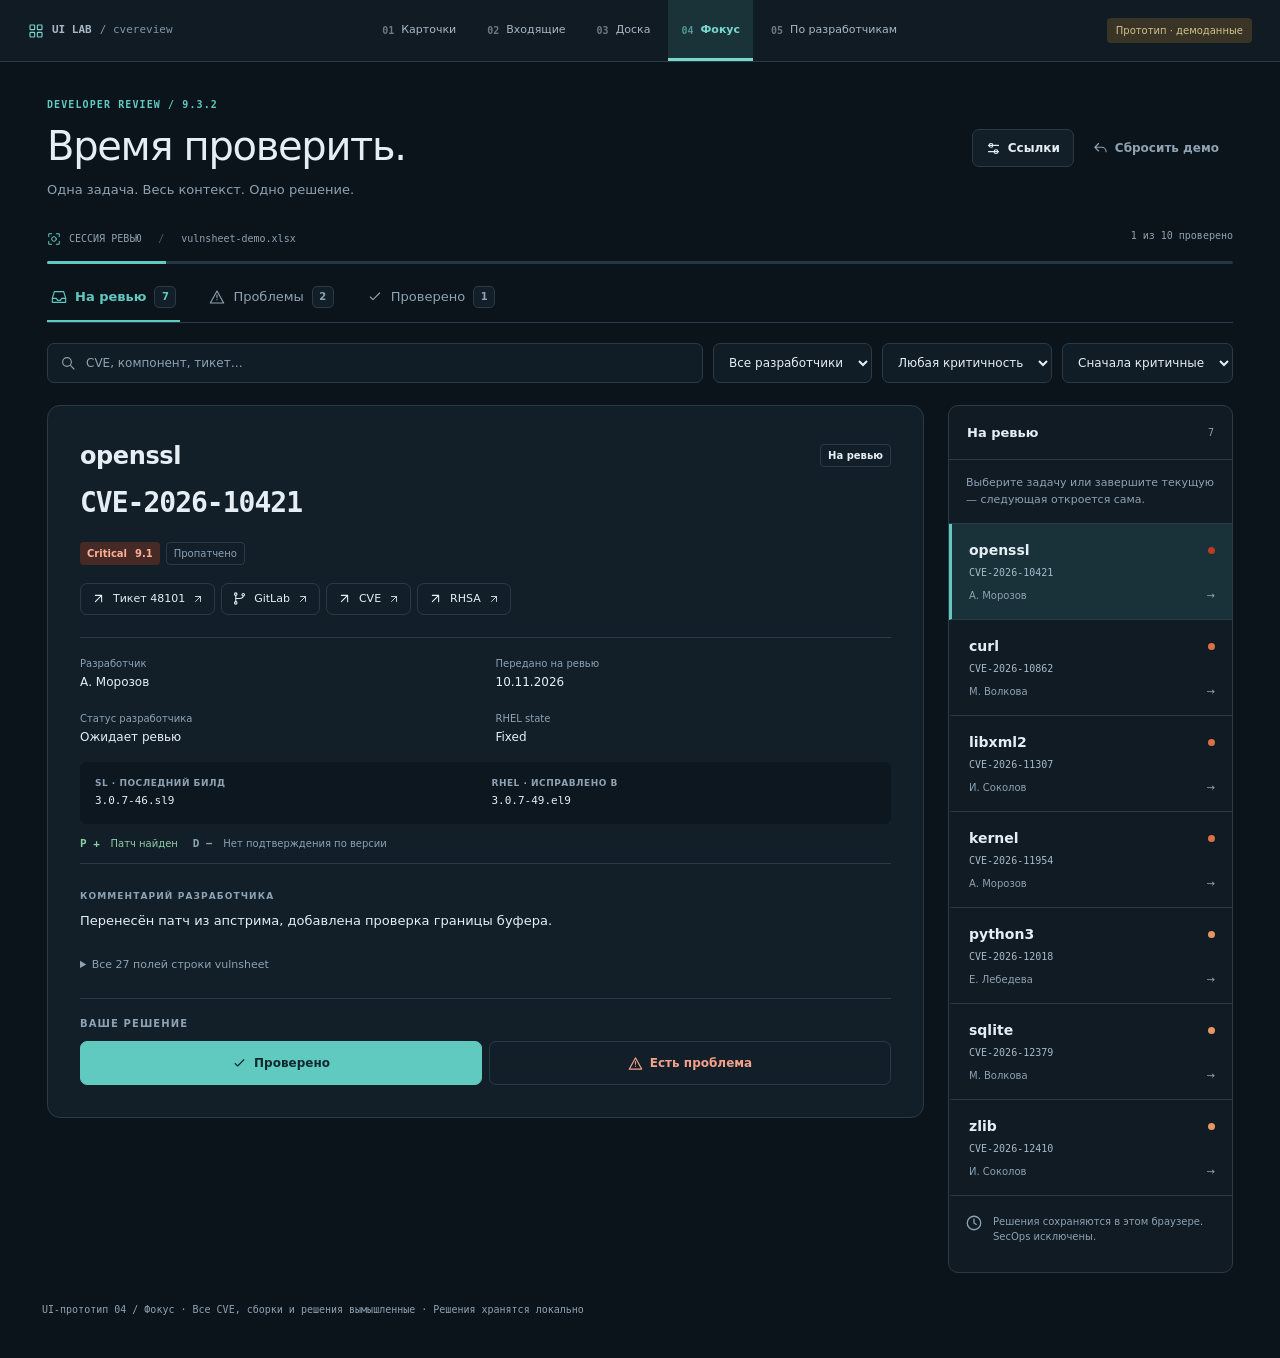
<file: tools/cvereview/prototypes/04-focus.html>
<!doctype html>
<html lang="ru">
<head>
<meta charset="utf-8">
<meta name="viewport" content="width=device-width,initial-scale=1">
<meta name="description" content="Пять вариантов интерфейса ревью CVE-задач разработчиков. Интерактивные прототипы на вымышленных данных.">
<title>Фокус · cvereview UI</title>
<style>/* Palette adapted from cvesummary; no fonts, icons or assets are fetched. */
:root{--bg:#f5f7f9;--panel:#fff;--fg:#14202b;--muted:#60717f;--line:#dce3ea;--accent:#1d6a8a;--soft:#e2eff5;--ok:#2e7d4f;--bad:#b42318;--bad-soft:#fff1ed;--hero:#0f1d29;--radius:12px;--mono:ui-monospace,"Cascadia Code","DejaVu Sans Mono",monospace;--body:"Onest","Segoe UI",system-ui,sans-serif;color-scheme:light}
*{box-sizing:border-box}body{margin:0;background:var(--bg);color:var(--fg);font:14px/1.5 var(--body)}button,input,textarea,select{font:inherit}button,a,input,select,summary,textarea{-webkit-tap-highlight-color:transparent}button,summary{cursor:pointer}a{color:inherit}button{color:inherit}svg{width:18px;height:18px;flex:none;vertical-align:middle}h1,h2,h3,p{margin:0}h1{font-size:clamp(28px,3vw,42px);line-height:1.18;letter-spacing:-1.5px;font-weight:700}h2{font-size:19px;letter-spacing:-.4px}h3{font-size:15px}button{transition:background .15s,border-color .15s}button:hover,a.btn:hover{filter:brightness(.96)}:focus-visible{outline:3px solid #378cab;outline-offset:3px}input:focus-visible,select:focus-visible,textarea:focus-visible{outline-offset:1px}code,.mono{font-family:var(--mono);font-variant-numeric:tabular-nums}code{font-size:12px;overflow-wrap:anywhere}.wrap{max-width:1440px;margin:auto;padding:0 42px}.label,.eyebrow{font-size:10px;letter-spacing:1.1px;text-transform:uppercase;font-weight:600;color:var(--muted)}.eyebrow{font-family:var(--mono);font-size:11px;margin-bottom:11px}.dot{margin:0 9px;opacity:.5}.btn{display:inline-flex;align-items:center;justify-content:center;gap:7px;border:1px solid var(--line);border-radius:7px;padding:9px 13px;background:var(--panel);color:var(--fg);text-decoration:none;font-weight:600;font-size:12px;white-space:nowrap}.btn svg{width:15px;height:15px}.btn.primary{background:var(--accent);color:white;border-color:var(--accent)}.btn.danger-outline{color:var(--bad)}.btn.quiet{background:transparent;border-color:transparent;color:var(--muted)}.btn.link-btn{font-weight:500;font-size:11px;padding:7px 10px}.btn.link-btn svg:last-child{width:12px;height:12px}.icon-button{border:0;background:none;font-size:25px;line-height:1;padding:4px 8px;color:var(--muted)}
.lab-bar{min-height:62px;background:#fff;color:#52616d;display:flex;align-items:center;justify-content:space-between;gap:22px;padding:0 28px;border-bottom:1px solid #dce3ea;font-size:11px}.lab-brand{font-family:var(--mono);font-weight:700;display:flex;align-items:center;gap:8px;text-decoration:none;white-space:nowrap}.lab-brand svg{width:16px;color:#1d6a8a}.lab-brand span{font-weight:400;color:#7c8b97}.lab-bar nav{display:flex;gap:5px;align-self:stretch}.lab-bar nav a{display:flex;align-items:center;gap:7px;padding:0 13px;text-decoration:none;border-bottom:3px solid transparent;border-top:3px solid transparent}.lab-bar nav a b{font-family:var(--mono);font-size:10px;opacity:.6}.lab-bar nav a[aria-current]{color:#1d6a8a;background:#edf5f8;border-bottom-color:#1d6a8a;font-weight:700}.demo-label{color:#8b611c;background:#fcf5e5;padding:5px 9px;border-radius:4px;font-size:10px;white-space:nowrap}
.page-head{display:flex;align-items:center;justify-content:space-between;gap:22px;padding:36px 0 30px}.page-head p{color:var(--muted);font-size:13px;margin-top:10px}.head-tools{display:flex;gap:5px}.hero{background:var(--hero);color:#edf3f8}.hero .page-head p,.hero .eyebrow,.hero .label{color:#8fa6b8}.hero .btn{background:transparent;border-color:#344957;color:#c8d5df}.hero .btn.quiet{border-color:transparent;color:#8fa6b8}.stats{display:grid;grid-template-columns:repeat(3,1fr);gap:20px}.stats>div{display:flex;flex-wrap:wrap;align-items:baseline;column-gap:14px;padding:12px 0 21px;border-top:1px solid var(--line)}.stats .label{width:100%;margin-bottom:5px}.stats b{font-size:42px;line-height:1.2;letter-spacing:-2px;font-weight:500}.stats>div>span:last-child{font-size:11px;color:var(--muted)}.hero .stats>div{border-color:#2c3c49}.hero .stats>div>span:last-child{color:#8fa6b8}.hero .stats>div:first-child b{color:#69d6cd}.hero .stats>div:nth-child(2) b{color:#ffa38d}.hero .stats>div:last-child b{color:#92bd9c}.hero-foot{display:flex;justify-content:space-between;padding:13px 0 17px;border-top:1px solid #2c3c49;color:#8fa6b8;font-size:10px;font-family:var(--mono)}
.pools{display:flex;gap:24px;align-items:center;border-bottom:1px solid var(--line);margin:18px 0 22px}.pool{border:0;border-bottom:2px solid transparent;padding:12px 4px;background:none;display:flex;align-items:center;gap:8px;font-size:13px;color:var(--muted);white-space:nowrap}.pool svg{width:16px}.pool b{font-size:10px;background:var(--panel);border:1px solid var(--line);min-width:22px;border-radius:5px;padding:0 5px;line-height:20px}.pool.active{color:var(--accent);border-bottom-color:var(--accent);font-weight:600}.pool.problem.active{color:var(--bad);border-bottom-color:var(--bad)}.pool.done.active{color:var(--ok);border-bottom-color:var(--ok)}.filters{display:flex;gap:10px;margin-bottom:25px}.search{position:relative;display:flex;align-items:center;flex:1;min-width:160px}.search svg{position:absolute;left:13px;color:var(--muted);width:16px}.search input{padding-left:38px;width:100%}.filters input,.filters select{height:40px;border:1px solid var(--line);border-radius:7px;background:var(--panel);color:var(--fg);font-size:12px;padding:0 11px}.filters .search input{padding-left:38px}.filters select{max-width:205px}.filters input::placeholder{color:var(--muted)}.section-line{display:flex;align-items:center;justify-content:space-between;gap:15px;margin:10px 0 18px}.section-line h2{font-size:17px}.section-line h2 span{font:12px var(--mono);color:var(--muted);margin-left:8px}.section-line>span{font-size:10px;color:var(--muted)}.card-grid{display:grid;grid-template-columns:repeat(3,minmax(0,1fr));gap:18px;align-items:start}.task-card{background:var(--panel);border:1px solid var(--line);border-radius:var(--radius);padding:21px;min-width:0}.card-heading,.detail-top{display:flex;align-items:center;justify-content:space-between;gap:10px}.package{font-size:19px;font-weight:700;letter-spacing:-.4px}.task-id{font-size:10px;color:var(--muted)}.cve{margin-top:5px;font-size:12px;font-weight:500;letter-spacing:.1px}.badges{display:flex;flex-wrap:wrap;gap:6px;margin:15px 0 18px}.badge{display:inline-flex;align-items:center;gap:8px;font-size:10px;font-weight:600;border:1px solid var(--line);padding:3px 7px;border-radius:4px;line-height:1.5}.badge.severity{border:0}.badge.critical{background:#fbe2d9;color:#9e2a16}.badge.important{background:#fff0e4;color:#a34a20}.badge.moderate{background:#fcf1e7;color:#966b44}.badge.low{background:#f3f1ec;color:#74705c}.badge.measure{color:var(--muted);font-weight:500}.facts{display:grid;grid-template-columns:1fr 1fr;gap:13px 10px;margin:0 0 16px}.facts dt{font-size:10px;color:var(--muted);margin-bottom:2px}.facts dd{font-size:11px;margin:0;font-weight:500;overflow-wrap:anywhere}.builds{padding:11px 13px;background:var(--bg);border-radius:6px;display:grid;gap:10px}.builds>div{display:flex;flex-direction:column;gap:2px}.builds .label{font-size:9px;letter-spacing:.5px}.builds code{font-size:10px}.signals{display:flex;flex-wrap:wrap;gap:6px 13px;padding:13px 0;border-bottom:1px solid var(--line)}.signal{font:600 10px var(--mono);color:var(--muted)}.signal span{font:10px var(--body);margin-left:4px}.signal.positive{color:var(--ok)}.dev-note{padding:14px 0 8px}.dev-note p,.review-note p{font-size:11px;margin-top:5px;line-height:1.65;overflow-wrap:anywhere}.dev-note .label,.review-note .label{font-size:9px}.review-note{background:var(--bad-soft);border-left:2px solid #d57864;border-radius:0 5px 5px 0;padding:10px 12px;margin:8px 0;color:var(--bad)}.review-note .label{color:var(--bad)}.links{display:flex;flex-wrap:wrap;gap:6px;margin:17px 0 14px}.actions{display:flex;gap:7px;flex-wrap:wrap;padding-top:13px;border-top:1px solid var(--line)}.actions .btn{flex:1;padding:9px 10px}.more{margin-top:7px}.more summary,.raw summary,.team-details summary{font-size:10px;color:var(--muted);padding:7px 0}.raw dl{display:grid;grid-template-columns:1fr;gap:7px;margin:9px 0}.raw dl>div{border-top:1px solid var(--line);padding-top:6px;display:grid;grid-template-columns:minmax(100px,1fr) minmax(0,1.3fr);gap:9px;font-size:10px}.raw dt{color:var(--muted)}.raw dd{margin:0;overflow-wrap:anywhere}.empty{padding:65px 20px;text-align:center;color:var(--muted);grid-column:1/-1;background:var(--panel);border:1px dashed var(--line);border-radius:10px}.empty svg{width:34px;height:34px;color:var(--ok);margin-bottom:10px}.empty h3{font-size:18px;color:var(--fg)}.empty p{margin-top:7px;font-size:12px}#footnote{font:10px/1.7 var(--mono);color:var(--muted);max-width:1440px;margin:28px auto;padding:0 42px 12px}.toast{position:fixed;bottom:25px;left:50%;transform:translateX(-50%);display:flex;align-items:center;gap:12px;z-index:10;background:var(--fg);color:var(--panel);padding:12px 17px;border-radius:9px;box-shadow:0 5px 30px #0003;font-size:12px;max-width:calc(100% - 30px);width:max-content}.toast[hidden]{display:none}.toast .btn{color:inherit;font-size:11px}.toast>svg{color:#82c7a1}dialog{color:var(--fg);background:var(--panel);border:1px solid var(--line);border-radius:14px;padding:26px;max-width:550px;width:calc(100% - 32px);box-shadow:0 20px 80px #0003}dialog::backdrop{background:#0f1d2999;backdrop-filter:blur(3px)}.dialog-heading{display:flex;justify-content:space-between;align-items:center;gap:15px}.dialog-heading .eyebrow{margin:0;font-size:9px}dialog h2{font-size:25px;margin:12px 0}dialog p{color:var(--muted);font-size:12px;margin-bottom:15px;overflow-wrap:anywhere}dialog label{display:block;font-size:12px;margin:18px 0 8px;font-weight:600}dialog input,dialog textarea{width:100%;border:1px solid var(--line);border-radius:7px;color:var(--fg);background:var(--bg);padding:11px;font-size:12px}dialog input{font-family:var(--mono);font-size:10px}dialog textarea{resize:vertical;min-height:115px}.dialog-note{font-size:11px;margin:12px 0 20px}.dialog-actions{display:flex;justify-content:flex-end;gap:8px}
/* 02 · An inbox: short queue on the left, readable detail on the right. */
.v2{--bg:#f7f9fb;--radius:9px}.inbox-shell{display:grid;grid-template-columns:205px minmax(0,1fr);min-height:calc(100vh - 62px)}.rail{background:#101f2c;color:#c1ced8;padding:31px 17px;display:flex;flex-direction:column;border-right:1px solid #243747}.product-mark{display:flex;align-items:center;gap:10px;font-size:19px;letter-spacing:-.6px;margin-bottom:48px;padding:0 7px}.product-mark>svg{color:#6dd3c5;width:24px;height:24px}.product-mark strong>span{font-weight:400;color:#8fa6b8}.rail>.label{font-size:9px;color:#7190a3;padding-left:9px}.vertical.pools{flex-direction:column;gap:5px;border:0;align-items:stretch;margin-top:13px}.vertical .pool{padding:11px 10px;border:0;border-radius:5px;color:#91a6b7;font-size:12px}.vertical .pool b{margin-left:auto;background:#253c4c;border:0;color:#bbccd7}.vertical .pool.active{background:#1f3b4c;color:#92d9e7}.vertical .pool.problem.active{background:#4a2d2b;color:#ffb4a2}.vertical .pool.done.active{background:#1d3e35;color:#96dab5}.rail-bottom{margin-top:auto;display:flex;align-items:center;gap:10px;padding:20px 5px 0;border-top:1px solid #2c3c49}.avatar{height:34px;width:34px;border-radius:50%;background:var(--soft);color:var(--accent);display:inline-flex;align-items:center;justify-content:center;font-size:11px;font-weight:700;flex:none}.rail .avatar{background:#294352;color:#a9c9d7}.rail-bottom b{display:block;font-size:11px}.rail-bottom small{font-size:10px;color:#7190a3}.inbox-main{padding:0 30px;min-width:0}.inbox-main .page-head{padding:30px 0 25px}.inbox-main h1{font-size:30px}.inbox-main .page-head p{font-size:11px}.inbox-main .eyebrow{font-size:9px}.inbox-main .filters{gap:7px;margin-bottom:18px}.inbox-main .filters select{max-width:170px;font-size:10px}.inbox-layout{display:grid;grid-template-columns:270px minmax(0,1fr);border:1px solid var(--line);border-radius:9px;background:var(--panel);overflow:hidden;align-items:start}.queue{border-right:1px solid var(--line);align-self:stretch;background:#fcfdfe}.queue-heading{display:flex;align-items:center;justify-content:space-between;padding:17px 18px;border-bottom:1px solid var(--line)}.queue-heading h2{font-size:12px;letter-spacing:0}.queue-heading>span{color:var(--muted);font:10px var(--mono)}.queue-item{width:100%;border:0;border-left:3px solid transparent;border-bottom:1px solid var(--line);padding:16px 17px;text-align:left;background:transparent;display:block}.queue-item>div{display:flex;align-items:center;justify-content:space-between}.queue-item b{font-size:14px}.queue-item>.mono{font-size:10px;display:block;margin-top:4px}.queue-item small{display:flex;justify-content:space-between;font-size:10px;color:var(--muted);margin-top:8px}.queue-item.selected{background:var(--soft);border-left-color:var(--accent)}.sev-dot{width:7px;height:7px;background:#e8955f;border-radius:50%}.sev-dot.critical{background:#b73c21}.sev-dot.important{background:#d97143}.detail-wrap{padding:26px}.detail{border:0;border-radius:0;padding:0}.detail h2{font-size:24px;margin:8px 0 18px;letter-spacing:-.5px}.detail .package{font-size:21px}.detail .facts{gap:18px 20px;padding-top:18px;border-top:1px solid var(--line)}.detail .facts dd{font-size:12px}.detail .facts dt{font-size:10px}.detail .links{margin-top:18px;margin-bottom:22px}.detail .builds{grid-template-columns:1fr 1fr;gap:12px;padding:15px}.detail .builds code{font-size:11px}.detail .signals{gap:15px}.detail .signal{font-size:11px}.detail .dev-note{padding:20px 0 15px}.detail .dev-note p,.detail .review-note p{font-size:12px}.detail .raw{margin-bottom:15px}.detail .raw summary{font-size:11px}.decision{padding-top:10px;margin-top:15px;border-top:1px solid var(--line)}.decision>.label{display:block;margin-bottom:10px}.decision .actions{border:0;padding:0}.decision .actions .btn{padding:12px}.source-line{font:9px var(--mono);color:var(--muted);padding:18px 0}
/* 03 · Three visible pools form a working board. */
.v3{--bg:#edf1f5;--accent:#345c82;--soft:#e5edf5;--radius:8px}.board-wrap{max-width:1600px;padding:0 32px}.board-wrap .page-head{padding:32px 0 25px}.board-wrap h1{font-size:34px}.board-info{display:flex;justify-content:space-between;align-items:center;border-top:1px solid var(--line);padding:15px 0;font-size:10px;color:var(--muted)}.board-info>span:first-child{display:flex;align-items:center;gap:8px}.board-info svg{width:14px}.board-wrap .filters{margin:4px 0 24px}.board{display:grid;grid-template-columns:repeat(3,minmax(0,1fr));gap:22px}.board-col{background:#e4eaf0;padding:13px 12px;border-radius:10px;border-top:3px solid #557b9c;min-width:0}.board-col.problem{background:#f1e9e5;border-top-color:#bd7864}.board-col.done{background:#e4ede8;border-top-color:#6c9b7b}.col-heading{display:flex;align-items:center;gap:9px;padding:3px 5px}.col-heading h2{font-size:14px}.col-heading b{margin-left:auto;font:12px var(--mono);color:var(--muted);background:#fff8;padding:3px 8px;border-radius:5px}.col-heading svg{width:16px;color:#557b9c}.problem .col-heading svg{color:#b46750}.done .col-heading svg{color:#528160}.col-note{color:var(--muted);font-size:10px;padding:4px 5px 17px}.board-stack{display:grid;gap:12px}.compact{padding:18px;box-shadow:0 2px 2px #19304104}.compact .package{font-size:17px}.compact .badges{margin:12px 0}.compact-meta{font-size:10px;color:var(--muted);display:flex;justify-content:space-between}.compact-note{font-size:11px;margin-top:12px;line-height:1.7}.compact .links{margin:12px 0}.compact .btn.link-btn{font-size:10px;padding:6px 8px}.compact .actions .btn{font-size:10px;padding:8px 6px}.board-empty{padding:45px 10px;color:var(--muted);text-align:center;font-size:12px;border:1px dashed #a7b8c377;border-radius:7px}
/* 04 · A calm, dark, one-at-a-time review session. */
.v4{--bg:#0c141b;--panel:#121f29;--fg:#e5eef5;--muted:#8da2b3;--line:#2a3b48;--accent:#60c9c0;--soft:#19373c;--ok:#91cea6;--bad:#f4a18a;--bad-soft:#392b29;color-scheme:dark}.focus-wrap{max-width:1270px}.v4 .page-head{padding:35px 0 27px}.v4 h1{font-size:40px;font-weight:500;letter-spacing:-1.3px}.v4 .eyebrow{color:#60c9c0;font-size:10px}.v4 .btn.primary{color:#102a2d}.v4 .badge.critical{background:#462a26;color:#ffaf96}.v4 .badge.important{background:#3b2e23;color:#efb58b}.v4 .badge.moderate{background:#36332b;color:#cfbf99}.v4 .badge.low{background:#29343a;color:#adc1cc}.focus-meta{display:flex;justify-content:space-between;font:10px var(--mono);color:var(--muted);margin:3px 0 13px}.focus-meta>span:first-child{display:flex;align-items:center;gap:8px}.focus-meta svg{color:var(--accent);width:14px}.progress{background:#233642;border-radius:3px;height:3px;overflow:hidden}.progress i{height:3px;display:block;background:var(--accent)}.v4 .pools{margin:10px 0 20px;gap:25px}.v4 .filters{margin-bottom:22px}.v4 .filters input,.v4 .filters select{background:#101d26}.focus-layout{display:grid;grid-template-columns:minmax(0,1fr) 285px;gap:24px;align-items:start}.focus-stage{padding:32px;background:var(--panel);border:1px solid var(--line);border-radius:13px}.v4 .detail{background:none}.v4 .detail h2{font-size:28px;letter-spacing:-1px}.v4 .detail .package{font-size:24px}.v4 .detail .builds{background:#0c171f}.v4 .detail .facts{gap:20px}.v4 .detail .dev-note p{font-size:13px}.v4 .detail .decision{padding-top:17px}.v4 .detail .raw summary{padding:10px 0}.up-next{padding:0 0 10px;border:1px solid var(--line);border-radius:10px;background:#101b24;overflow:hidden}.up-next>p{font-size:11px;color:var(--muted);padding:15px 17px;border-bottom:1px solid var(--line)}.up-next .queue-heading h2{font-size:13px}.v4 .queue-item.selected{background:#193138}.v4 .queue-item>.mono{color:#a4bac9}.focus-note{padding:18px 16px;color:var(--muted);font-size:10px;display:flex;gap:10px}.v4 .lab-bar{background:#101b24;color:#a8b8c4;border-color:#2a3b48}.v4 .lab-brand span{color:#7f97a8}.v4 .lab-bar nav a[aria-current]{background:#1a3339;color:#79d7ce;border-bottom-color:#79d7ce}.v4 .demo-label{background:#393426;color:#d4c28a}.v4 .lab-brand svg{color:#79d7ce}
/* 05 · Editorial team view, with each developer's work together. */
.v5{--bg:#f5f3ee;--panel:#fffefa;--fg:#2b302f;--muted:#77796f;--line:#deded3;--accent:#9e5333;--soft:#f1e5d9;--bad:#a3402e;--bad-soft:#faece5;--radius:5px}.team-wrap{max-width:1430px}.v5 .eyebrow{color:#9e5333}.v5 h1{font-size:43px;letter-spacing:-1.4px;font-weight:600}.team-overview{display:grid;grid-template-columns:220px minmax(0,1fr);gap:40px;border-top:1px solid var(--fg);border-bottom:1px solid var(--line);margin:4px 0 20px;padding:16px 0 9px}.edition{font:12px var(--mono);letter-spacing:2px;display:flex;flex-direction:column;justify-content:center}.edition span{display:block;color:var(--muted);font-size:10px;margin-top:9px;letter-spacing:1px}.team-overview .stats>div{border:0;padding:0 0 10px}.team-overview .stats b{font-size:35px}.team-overview .stats>div>span:last-child{font-size:10px}.team-overview .stats .label{font-size:9px}.v5 .pools{gap:30px;margin-bottom:23px}.v5 .pool b{border-radius:20px}.v5 .filters input,.v5 .filters select{border-radius:4px}.team-groups{display:grid;gap:25px}.team-group{background:var(--panel);border:1px solid var(--line);border-radius:6px;display:grid;grid-template-columns:220px minmax(0,1fr);overflow:hidden}.person-heading{display:flex;align-items:flex-start;position:relative;padding:25px 19px;background:#efeee7;border-right:1px solid var(--line);gap:11px}.person-heading .avatar{background:#dfebdf;color:#4b6850}.person-heading .color-1{background:#e4e3ef;color:#6d6182}.person-heading .color-2{background:#f0dfd1;color:#966447}.person-heading .color-3{background:#e0e8ed;color:#486f82}.person-heading h2{font-size:13px;letter-spacing:0;margin-top:1px}.person-heading p{font-size:10px;color:var(--muted);margin-top:4px}.person-count{position:absolute;bottom:18px;left:23px;font-size:42px;color:#c1c5b9;font-weight:400;letter-spacing:-3px}.team-tasks{min-width:0}.team-task{padding:20px 24px;border-bottom:1px solid var(--line)}.team-task:last-child{border-bottom:0}.team-task-top{display:flex;align-items:center;gap:12px;flex-wrap:wrap}.team-task-top .package{font-size:17px}.team-task-top h3{font-size:11px;font-weight:500}.team-task-top .task-id{margin-left:auto}.team-task-bottom{display:flex;align-items:center;gap:25px;margin-top:13px}.team-task-bottom>p{font-size:11px;color:var(--muted);flex:1;line-height:1.7}.team-task-bottom .actions{border:0;padding:0;flex:none}.team-task-bottom .actions .btn{flex:none;font-size:11px;padding:8px 11px}.team-details{margin-top:8px}.team-details>summary{font-size:10px}.team-details .context{padding-top:14px}.team-details .builds{grid-template-columns:1fr 1fr}.team-details .facts{grid-template-columns:repeat(4,1fr)}
@media(min-width:1700px){.wrap{padding-left:30px;padding-right:30px}.card-grid{gap:24px}.task-card{padding:25px}.v2 .inbox-main{max-width:1500px;width:100%;margin:auto}.detail-wrap{padding:38px}.inbox-layout{grid-template-columns:330px minmax(0,1fr)}}
@media(max-width:1180px){.lab-brand span,.demo-label{display:none}.lab-bar{padding:0 20px;gap:12px}.lab-bar nav a{padding:0 10px;font-size:10px}.wrap{padding:0 26px}.card-grid{grid-template-columns:repeat(2,minmax(0,1fr))}.filters{flex-wrap:wrap}.filters .search{flex-basis:260px}.inbox-shell{grid-template-columns:170px minmax(0,1fr)}.rail{padding:25px 10px}.product-mark{font-size:16px;gap:7px}.inbox-main{padding:0 20px}.inbox-main .page-head{align-items:flex-start}.inbox-main .page-head .head-tools{flex-direction:column}.inbox-layout{grid-template-columns:220px minmax(0,1fr)}.detail-wrap{padding:20px}.detail h2{font-size:20px}.detail .builds{grid-template-columns:1fr}.board{gap:12px}.board-wrap{padding:0 20px}.compact{padding:15px}.compact .actions{flex-direction:column}.compact .links{gap:4px}.compact .link-btn{padding:5px}.team-group{grid-template-columns:185px minmax(0,1fr)}.team-overview{grid-template-columns:185px minmax(0,1fr);gap:20px}.team-task-top{gap:9px}.team-task-top .task-id{display:none}.team-task-bottom{align-items:flex-start;flex-direction:column;gap:12px}.team-task-bottom .actions{align-self:flex-end}.focus-layout{grid-template-columns:minmax(0,1fr) 250px;gap:17px}.focus-stage{padding:25px}.focus-stage .detail h2{font-size:24px}}
@media(max-width:800px){.lab-bar{flex-direction:column;gap:0;align-items:stretch;padding:10px 14px 0;min-height:75px}.lab-brand{font-size:10px}.lab-bar nav{justify-content:space-between;margin-top:6px}.lab-bar nav a{font-size:9px;padding:8px 3px;gap:4px}.lab-bar nav a b{font-size:9px}.page-head{align-items:flex-start;flex-direction:column;padding:27px 0 20px;gap:18px}.page-head h1,.v5 h1,.v4 h1{font-size:32px}.page-head p{font-size:12px}.head-tools .btn{font-size:11px;padding:7px 10px}.stats{gap:12px}.stats b{font-size:35px}.stats>div>span:last-child{display:none}.stats .label{font-size:8px;letter-spacing:.5px}.hero-foot{font-size:8px;flex-wrap:wrap;gap:6px}.filters{gap:7px;margin-bottom:20px}.filters .search{flex-basis:100%}.filters select{flex:1;min-width:0;font-size:10px;max-width:none;padding:0 6px;height:36px}.pools{gap:14px;margin:8px 0 18px}.pool{font-size:11px;gap:6px}.pool svg{width:14px}.section-line>span{display:none}.card-grid{gap:13px}.task-card{padding:17px}.task-card .package{font-size:17px}.actions .btn{font-size:10px}.inbox-shell{display:block}.rail{padding:10px 20px}.product-mark,.rail>.label,.rail-bottom{display:none}.vertical.pools{flex-direction:row;margin:0;gap:6px}.vertical .pool{flex:1;padding:10px;font-size:11px}.inbox-main .page-head{flex-direction:row}.inbox-main .page-head h1{font-size:26px}.inbox-main .page-head p{max-width:250px}.inbox-layout{grid-template-columns:195px minmax(0,1fr)}.queue-item{padding:13px 11px}.queue-item>.mono{font-size:9px}.queue-heading{padding:14px 12px}.detail-wrap{padding:18px}.detail h2{font-size:17px}.detail .facts{grid-template-columns:1fr}.detail .badges{gap:5px}.detail .badge{font-size:9px}.detail .actions{flex-direction:column}.board{grid-template-columns:repeat(3,minmax(265px,1fr));gap:12px;overflow-x:auto;align-items:start;padding-bottom:15px}.board-wrap{padding:0 17px}.board-info{font-size:9px;gap:10px}.board-info>span:last-child{display:none}.compact .actions{flex-direction:row}.focus-layout{grid-template-columns:minmax(0,1fr)}.focus-stage{padding:25px}.up-next{order:2;display:grid;grid-template-columns:repeat(2,minmax(0,1fr))}.up-next>.queue-heading,.up-next>p,.focus-note{grid-column:1/-1}.focus-meta{font-size:8px}.v4 .detail .facts{grid-template-columns:1fr 1fr}.v4 .detail .actions{flex-direction:row}.team-overview{grid-template-columns:1fr;padding-top:13px;gap:13px}.edition{font-size:10px;flex-direction:row;justify-content:space-between}.edition span{margin:0;font-size:9px}.team-overview .stats b{font-size:30px}.team-group{display:block}.person-heading{border-right:0;border-bottom:1px solid var(--line);padding:15px 19px;align-items:center}.person-count{position:static;margin-left:auto;font-size:25px;letter-spacing:-1px}.team-task{padding:18px}.team-task-bottom .actions{align-self:stretch}.team-task-bottom .actions .btn{flex:1}.team-details .facts{grid-template-columns:1fr 1fr}#footnote{padding:0 26px;font-size:8px}}
@media(max-width:520px){.wrap{padding:0 17px}.lab-bar nav a span{font-size:8px}.lab-bar nav a{gap:3px}.lab-bar nav a b{font-size:8px}.card-grid{grid-template-columns:minmax(0,1fr)}.task-card{padding:21px}.pools{justify-content:space-between;gap:7px}.pool{font-size:10px;gap:5px}.pool b{min-width:18px;font-size:9px;line-height:17px}.pool svg{width:12px}.stats{gap:8px}.stats b{font-size:32px}.hero-foot .dot{margin:0 4px}.filters select{font-size:9px;padding:0 4px}.inbox-main{padding:0 15px}.inbox-main .page-head{flex-direction:column;gap:10px}.inbox-main .page-head p{max-width:100%}.inbox-main .page-head .head-tools{flex-direction:row}.inbox-layout{display:block}.queue{display:flex;overflow-x:auto;border:0;border-bottom:1px solid var(--line)}.queue>.queue-heading{display:none}.queue-item{min-width:166px;max-width:166px;border-bottom:0;border-left:0;border-top:3px solid transparent}.queue-item.selected{border-left:0;border-top-color:var(--accent)}.detail-wrap{padding:22px}.detail .facts{grid-template-columns:1fr 1fr}.detail .builds{grid-template-columns:1fr}.detail h2{font-size:22px}.detail .actions{flex-direction:row}.detail .actions .btn{font-size:10px;padding:10px 7px}.vertical .pool{font-size:10px;padding:8px}.rail{padding:8px 12px}.focus-stage{padding:21px}.focus-stage .detail h2{font-size:21px}.focus-meta>span:first-child{font-size:7px;gap:3px}.v4 .pools{gap:6px}.v4 .detail .actions{flex-direction:column}.focus-wrap .page-head{padding-top:27px}.team-task-top .badge{font-size:9px}.team-task-top h3{font-size:10px}.team-task-top{gap:7px}.team-task-top .package{font-size:16px}.team-task-bottom .actions .btn{font-size:10px;padding:8px}.team-details .builds{grid-template-columns:1fr}.toast{font-size:10px;padding:11px 12px;gap:8px}.toast .btn{padding:4px}.dialog-actions .btn{font-size:10px;padding:9px}dialog{padding:22px}dialog h2{font-size:22px}}
/* 01 · One full-width card per row at every viewport size. */
.v1 .card-grid{grid-template-columns:minmax(0,1fr)}
@media(prefers-reduced-motion:reduce){*{transition:none!important;scroll-behavior:auto!important}}
</style>
</head>
<body data-variant="4">
<div id="variant-nav" class="lab-bar"></div>
<div id="app"></div>
<footer id="footnote"></footer>
<div id="toast" class="toast" role="status" hidden></div>
<dialog id="problem-dialog" aria-labelledby="problem-title">
  <form id="problem-form">
    <div class="dialog-heading"><span class="eyebrow">РЕШЕНИЕ РЕВЬЮВЕРА</span><button type="button" class="icon-button" data-action="close-dialog" data-dialog="problem-dialog" aria-label="Закрыть">×</button></div>
    <h2 id="problem-title">Что нужно исправить?</h2>
    <p id="problem-context" class="mono"></p>
    <label for="problem-comment">Комментарий для разработчика</label>
    <textarea id="problem-comment" required rows="6" placeholder="Опишите проблему и ожидаемое исправление…"></textarea>
    <p class="dialog-note">После сохранения задача уйдёт в пул «Проблемы». Комментарий останется в карточке.</p>
    <div class="dialog-actions"><button type="button" class="btn" data-action="close-dialog" data-dialog="problem-dialog">Отмена</button><button type="submit" class="btn primary">Сохранить в «Проблемы»</button></div>
  </form>
</dialog>
<dialog id="settings-dialog" aria-labelledby="settings-title">
  <form id="settings-form">
    <div class="dialog-heading"><span class="eyebrow">ПЕРЕХОДЫ ИЗ КАРТОЧКИ</span><button type="button" class="icon-button" data-action="close-dialog" data-dialog="settings-dialog" aria-label="Закрыть">×</button></div>
    <h2 id="settings-title">Внутренние ссылки</h2>
    <p>В демо стоят адреса-примеры <code>.example.internal</code>. Замените их своими шаблонами, чтобы проверить переходы.</p>
    <label for="task-template">Тикет · <code>{task}</code></label><input id="task-template" required>
    <label for="repo-template">GitLab · <code>{component}</code></label><input id="repo-template" required>
    <p class="dialog-note">Доступны {task}, {component}, {cve}. Настройки сохраняются в этом браузере.</p>
    <div class="dialog-actions"><button type="button" class="btn" data-action="close-dialog" data-dialog="settings-dialog">Отмена</button><button type="submit" class="btn primary">Сохранить ссылки</button></div>
  </form>
</dialog>
<script>/* Throwaway UI spike. All vulnerability and build data below are fictional. */
const variant = Number(document.body.dataset.variant);
const icons = {
  check:'<path d="m5 12 4 4L19 6"/>', alert:'<path d="m12 3 10 18H2L12 3Z"/><path d="M12 9v4m0 3v.2"/>',
  arrow:'<path d="M7 17 17 7M7 7h10v10"/>', search:'<circle cx="10.5" cy="10.5" r="6.5"/><path d="m16 16 5 5"/>',
  git:'<circle cx="6" cy="5" r="2"/><circle cx="18" cy="6" r="2"/><circle cx="6" cy="19" r="2"/><path d="M6 7v10m0-5c8 0 12 0 12-4"/>',
  inbox:'<path d="m5 4-3 10v6h20v-6L19 4H5Z"/><path d="M2 14h6l2 3h4l2-3h6"/>',
  grid:'<rect x="3" y="3" width="7" height="7" rx="1"/><rect x="14" y="3" width="7" height="7" rx="1"/><rect x="3" y="14" width="7" height="7" rx="1"/><rect x="14" y="14" width="7" height="7" rx="1"/>',
  back:'<path d="M9 4 3 10l6 6M3 10h11a7 7 0 0 1 7 7"/>', settings:'<path d="M4 7h16M4 17h16"/><circle cx="8" cy="7" r="3"/><circle cx="16" cy="17" r="3"/>',
  clock:'<circle cx="12" cy="12" r="9"/><path d="M12 7v5l3 2"/>', close:'<path d="m6 6 12 12M6 18 18 6"/>',
  users:'<circle cx="9" cy="7" r="4"/><path d="M2 21v-3a7 7 0 0 1 14 0v3M17 3a4 4 0 0 1 0 8m2 3a6 6 0 0 1 3 5v2"/>',
  focus:'<path d="M8 3H3v5m13-5h5v5M3 16v5h5m13-5v5h-5"/><circle cx="12" cy="12" r="4"/>'
};
const icon = name => `<svg viewBox="0 0 24 24" fill="none" stroke="currentColor" stroke-width="1.7" stroke-linecap="round" stroke-linejoin="round" aria-hidden="true">${icons[name] || icons.arrow}</svg>`;
const esc = v => String(v ?? '').replace(/[&<>"']/g, c => ({'&':'&amp;','<':'&lt;','>':'&gt;','"':'&quot;',"'":'&#39;'}[c]));
const names = ['Карточки', 'Входящие', 'Доска', 'Фокус', 'По разработчикам'];
const files = ['01-cards.html','02-inbox.html','03-board.html','04-focus.html','05-team.html'];
const descriptions = ['Весь контекст — в карточке. Выбирайте любую задачу из очереди.', 'Очередь под рукой. Детали выбранной задачи — на большом экране.', 'Видно движение задач и то, что ждёт доработки.', 'Одна задача. Весь контекст. Одно решение.', 'Ревью решений команды, сгруппированных по разработчикам.'];
// Fictional advisories, like the rest of the prototype data.
const demoAdvisories = {openssl:'https://access.redhat.com/errata/RHSA-2026:99901',curl:'https://access.redhat.com/errata/RHSA-2026:99902'};
const seed = [
  ['openssl','CVE-2026-10421','48101','А. Морозов','Critical',9.1,'Пропатчено','3.0.7-46.sl9','3.0.7-49.el9',true,false,'Перенесён патч из апстрима, добавлена проверка границы буфера.','10.11.2026'],
  ['curl','CVE-2026-10862','48124','М. Волкова','Important',8.1,'Обновлено','7.76.1-31.sl9','7.76.1-33.el9',false,true,'Обновлена версия пакета. Проверены HTTP/2 и работа через прокси.','11.11.2026'],
  ['libxml2','CVE-2026-11307','48137','И. Соколов','Important',7.8,'Пропатчено','2.9.13-7.sl9','2.9.13-8.el9',true,false,'Бэкпорт исправления парсера. Приложен минимальный reproducer.','11.11.2026'],
  ['kernel','CVE-2026-11954','48145','А. Морозов','Important',7.0,'Не затронуто','5.14.0-503.sl9','—',false,false,'Уязвимый модуль отключён в конфигурации целевого ядра.','12.11.2026'],
  ['python3','CVE-2026-12018','48152','Е. Лебедева','Moderate',6.5,'Пропатчено','3.9.21-2.sl9','3.9.21-3.el9',true,false,'Добавлена валидация входных данных и regression test.','12.11.2026'],
  ['sqlite','CVE-2026-12379','48168','М. Волкова','Moderate',5.5,'Обновлено','3.34.1-8.sl9','3.34.1-9.el9',false,true,'Обновление до исправленного релиза, smoke-тесты пройдены.','13.11.2026'],
  ['zlib','CVE-2026-12410','48173','И. Соколов','Moderate',5.3,'Пропатчено','1.2.11-42.sl9','1.2.11-43.el9',true,false,'Перенесено исправление обработки повреждённого архива.','13.11.2026'],
  ['libarchive','CVE-2026-12506','48182','Е. Лебедева','Important',7.5,'Пропатчено','3.5.3-5.sl9','3.5.3-6.el9',true,false,'Патч приложен, сборка готова.','13.11.2026','problem','В PATCH есть исправление, но в spec-файле нет его применения. Добавить и пересобрать пакет.'],
  ['expat','CVE-2026-12588','48193','А. Морозов','Moderate',6.1,'Не затронуто','2.5.0-4.sl9','—',false,false,'Проверен уязвимый путь исполнения.','13.11.2026','problem','Нужно приложить обоснование: какой именно код недостижим в нашей конфигурации.'],
  ['nghttp2','CVE-2026-12601','48204','И. Соколов','Moderate',5.9,'Обновлено','1.43.0-7.sl9','1.43.0-8.el9',false,true,'Исправленная версия, тесты HTTP/2 пройдены.','13.11.2026','done'],
  ['systemd','CVE-2026-12700','48211',' SecOps ','Low',3.1,'Закрыто SecOps','252-46.sl9','—',false,false,'Задача SecOps для демонстрации исключения.','13.11.2026'],
  ['tar','CVE-2026-12708','48215','М. Волкова','Low',3.3,'Другое','1.34-8.sl9','—',false,false,'Задача ещё в работе.','13.11.2026','work']
].map((a,i) => ({id:String(i),component:a[0],cve:a[1],task:a[2],rhsa:demoAdvisories[a[0]] || '',dev:a[3],severity:a[4],cvss:a[5],measure:a[6],sl:a[7],rh:a[8],p:a[9],d:a[10],comment:a[11],end:a[12],pool:a[13] || 'pending',reviewComment:a[14] || '',status:a[13] === 'work' ? 'В работе' : 'Ожидает ревью'}));
const eligible = seed.filter(r => r.dev.trim().toLowerCase() !== 'secops' && r.status === 'Ожидает ревью');
const reviewChecks = [
  {key:'measure',label:'Мера обоснована',hint:'Принятая мера соответствует уязвимости и нашей конфигурации.'},
  {key:'changes',label:'Изменения проверены',hint:'Проверены патч, обновление версии или обоснование «не затронуто».'},
  {key:'build',label:'Сборка проверена',hint:'Нужные изменения входят в указанный билд пакета.'},
  {key:'tests',label:'Проверки / тесты',hint:'Результаты тестов или проверок подтверждают принятое решение.'},
];
function withChecks(r) {
  if(variant !== 1)return {...r};
  return {...r,checks:Object.fromEntries(reviewChecks.map(check=>[check.key,
    [-1,0,1].includes(r.checks?.[check.key])?r.checks[check.key]:(r.pool === 'done'?1:0)]))};
}
const reviewComplete = r => reviewChecks.every(check=>[-1,1].includes(r.checks?.[check.key]));
const storageKey = `cvereview-ui-spike-v1-${variant}`;
let storageAvailable = true;
const read = (key,fallback) => { try { return JSON.parse(localStorage.getItem(key)) || fallback; } catch { storageAvailable = false; return fallback; } };
let saved = read(storageKey, {});
let links = read('cvereview-ui-links-v1', {task:'https://tracker.example.internal/task/{task}',repo:'https://gitlab.example.internal/rpms/{component}'});
let rows = eligible.map(r => withChecks({...r,...(['pending','problem','done'].includes(saved[r.id]?.pool) ? saved[r.id] : {})}));
let pool = 'pending', query = '', dev = '', severity = '', order = 'severity', selected = null, undo = null;
const poolNames = {pending:'На ревью',problem:'Проблемы',done:'Проверено'};
const poolIcons = {pending:'inbox',problem:'alert',done:'check'};
const counts = () => Object.fromEntries(Object.keys(poolNames).map(p => [p, rows.filter(r=>r.pool === p).length]));
const persist = () => {try { localStorage.setItem(storageKey, JSON.stringify(Object.fromEntries(rows.map(r=>[r.id,{pool:r.pool,reviewComment:r.reviewComment,...(variant === 1?{checks:r.checks}:{})}]))));} catch { storageAvailable = false; }};
const initials = name => name.replaceAll('.','').split(' ').filter(Boolean).map(s=>s[0]).join('').slice(0,2);
const btn = (label, action, id, type='', ic='') => `<button class="btn ${type}" data-action="${action}" ${id != null ? `data-id="${id}"` : ''}>${ic ? icon(ic) : ''}${label}</button>`;
function external(url,label,ic='arrow') { return `<a class="btn link-btn" href="${esc(url)}" target="_blank" rel="noopener noreferrer">${icon(ic)}${label}${icon('arrow')}</a>`; }
function makeURL(template,r) { const result = String(template).replace(/\{(task|component|cve)\}/g, (_,k)=>encodeURIComponent(r[k])); try {const u = new URL(result); return ['http:','https:'].includes(u.protocol) ? u.href : '#';} catch {return '#';} }
function actions(r) { return `<div class="actions">${r.pool !== 'done' ? btn('Проверено','done',r.id,'primary','check') : ''}${r.pool === 'pending' ? btn('Есть проблема','problem',r.id,'danger-outline','alert') : btn('Вернуть на ревью','pending',r.id,'','back')}${r.pool === 'problem' ? btn('Комментарий','problem',r.id,'quiet') : ''}</div>`; }
function badges(r) { return `<span class="badge severity ${r.severity.toLowerCase()}">${r.severity} <b>${r.cvss.toFixed(1)}</b></span><span class="badge measure">${esc(r.measure)}</span>`; }
function advisoryLink(value) {
  const url=String(value ?? '').trim();
  if(!/^https?:\/\//i.test(url))return '';
  try {new URL(url);} catch {return '';}
  return external(url,'RHSA');
}
function rowLinks(r) {return `<div class="links">${external(makeURL(links.task,r),'Тикет '+r.task)}${external(makeURL(links.repo,r),'GitLab','git')}${external('https://access.redhat.com/security/cve/'+r.cve,'CVE')}${advisoryLink(r.rhsa)}</div>`;}
const field = (label,value) => `<div><dt>${label}</dt><dd>${esc(value)}</dd></div>`;
function rawFields(r) {
  const fields = [['Разработчик',r.dev],['Статус',r.status],['Start date','09.11.2026'],['End date',r.end],['Принятая мера',r.measure],['Task ID',r.task],['CVE ID',r.cve],['Task state','In progress'],['Task date','06.11.2026'],['Исполнитель',r.dev],['Компонент',r.component],['P',r.p?'+':'-'],['D',r.d?'+':'-'],['SL NVR (latest build)',r.sl],['RHEL NVR (if fixed)',r.rh],['Fix date',r.rh === '—'?'—':'02.11.2026'],['RHEL state',r.rh === '—'?'Affected':'Fixed'],['RHEL severity',r.severity],['RHEL CVSS',r.cvss],['Advisory (RHSA)',r.rhsa || '—'],['CVE link','https://access.redhat.com/security/cve/'+r.cve],['ai_nvr',r.sl],['ai_verdict','—'],['ai_confidence','—'],['ai_remediation','—'],['ai_run','—'],['Комментарий',r.comment]];
  return `<details class="raw"><summary>Все 27 полей строки vulnsheet</summary><dl>${fields.map(([k,v])=>field(k,v)).join('')}</dl></details>`;
}
function context(r,full=false) { return `<div class="context"><dl class="facts">${field('Разработчик',r.dev)}${field('Передано на ревью',r.end)}${field('Статус разработчика',r.status)}${field('RHEL state',r.rh === '—'?'Affected':'Fixed')}</dl><div class="builds"><div><span class="label">SL · последний билд</span><code>${esc(r.sl)}</code></div><div><span class="label">RHEL · исправлено в</span><code>${esc(r.rh)}</code></div></div><div class="signals"><span class="signal ${r.p?'positive':''}" title="P: патч под CVE найден в PATCH коммита сборки">P ${r.p?'+':'−'} <span>${r.p?'Патч найден':'Нет подтверждения патча'}</span></span><span class="signal ${r.d?'positive':''}" title="D: апстрим-версия вне известных уязвимых диапазонов">D ${r.d?'+':'−'} <span>${r.d?'Вне диапазона':'Нет подтверждения по версии'}</span></span></div><div class="dev-note"><span class="label">Комментарий разработчика</span><p>${esc(r.comment)}</p></div>${r.reviewComment ? `<div class="review-note"><span class="label">Замечание ревьювера</span><p>${esc(r.reviewComment)}</p></div>` : ''}${full ? rawFields(r) : `<details class="more"><summary>Подробности строки</summary>${rawFields(r)}</details>`}</div>`; }
function card(r,compact=false) { return `<article class="task-card ${compact?'compact':''}" data-card="${r.id}"><div class="card-heading"><span class="package">${esc(r.component)}</span><span class="task-id mono">#${r.task}</span></div><h3 class="cve mono">${r.cve}</h3><div class="badges">${badges(r)}</div>${compact ? `<div class="compact-meta"><span>${esc(r.dev)}</span><span>${r.end}</span></div><p class="compact-note">${esc(r.comment)}</p>${r.reviewComment?`<div class="review-note"><span class="label">Замечание ревьювера</span><p>${esc(r.reviewComment)}</p></div>`:''}<details class="more"><summary>Контекст и поля строки</summary>${context(r,true)}</details>`:context(r)}${rowLinks(r)}${actions(r)}</article>`; }
function pools(vertical=false) {const c=counts();return `<nav class="pools ${vertical?'vertical':''}" aria-label="Пулы ревью">${Object.keys(poolNames).map(p=>`<button class="pool ${pool === p?'active':''} ${p}" data-action="pool" data-pool="${p}" ${pool === p?'aria-current="page"':''}>${icon(poolIcons[p])}<span>${poolNames[p]}</span><b>${c[p]}</b></button>`).join('')}</nav>`;}
function listCard(r) {
  return `<article class="task-card list-card" data-card="${r.id}">
    <div class="list-card-main">
    <div class="list-card-heading"><span class="package">${esc(r.component)}</span><h3 class="cve mono">${r.cve}</h3><div class="badges">${badges(r)}</div><span class="list-date">${icon('clock')}${r.end}</span><span class="task-id mono">#${r.task}</span></div>
    <div class="list-card-body">
      <dl class="facts">${field('Разработчик',r.dev)}${field('Статус разработчика',r.status)}${field('RHEL state',r.rh === '—'?'Affected':'Fixed')}</dl>
      <div class="list-build-block"><div class="builds"><div><span class="label">SL</span><code>${esc(r.sl)}</code></div><div><span class="label">RHEL</span><code>${esc(r.rh)}</code></div></div><div class="signals"><span class="signal ${r.p?'positive':''}" title="P: патч под CVE найден в PATCH коммита сборки">P ${r.p?'+':'−'} <span>${r.p?'Патч найден':'Нет подтверждения патча'}</span></span><span class="signal ${r.d?'positive':''}" title="D: апстрим-версия вне известных уязвимых диапазонов">D ${r.d?'+':'−'} <span>${r.d?'Вне диапазона':'Нет подтверждения по версии'}</span></span></div></div>
      <div class="dev-note"><span class="label">Комментарий разработчика</span><p>${esc(r.comment)}</p></div>
    </div>
    ${r.reviewComment?`<div class="review-note"><span class="label">Замечание ревьювера</span><p>${esc(r.reviewComment)}</p></div>`:''}
    <div class="list-card-footer">${rowLinks(r)}</div>
    ${rawFields(r)}
    </div>
    ${reviewChecklist(r)}
  </article>`;
}
function reviewChecklist(r) {
  const checked=reviewChecks.filter(c=>[-1,1].includes(r.checks[c.key])).length;
  const failed=reviewChecks.filter(c=>r.checks[c.key] === -1).length;
  const states=[{value:0,label:'Не смотрелось',mark:'<i class="unseen-square"></i>',name:'unseen'},
    {value:1,label:'ОК',mark:'✓',name:'ok'},{value:-1,label:'Не ОК',mark:'✕',name:'bad'}];
  return `<aside class="review-checklist" aria-label="Чеклист ${r.cve}">
    <div class="check-summary"><h4>Чеклист ревью</h4><span class="check-count ${failed?'has-failures':''}">${checked} / ${reviewChecks.length}</span></div>
    <div class="check-legend">□ не смотрел · ✓ ок · ✕ не ок</div>
    <div class="check-items">${reviewChecks.map(check=>`<div class="check-row"><span id="check-label-${r.id}-${check.key}" title="${esc(check.hint)}">${check.label}</span><div class="check-options" role="group" aria-labelledby="check-label-${r.id}-${check.key}">${states.map(state=>`<label class="check-option ${state.name}" title="${esc(check.label+': '+state.label)}"><input type="radio" name="check-${r.id}-${check.key}" value="${state.value}" aria-label="${state.label}" data-review-check="${check.key}" data-id="${r.id}" ${r.checks[check.key] === state.value?'checked':''} ${r.pool === 'done'?'disabled':''}><span aria-hidden="true">${state.mark}</span></label>`).join('')}</div></div>`).join('')}</div>
    <p class="check-hint ${failed?'has-failures':''}">${failed?`Не ОК: ${failed}. Можно отправить в проблемы.`:checked === reviewChecks.length?'Все пункты проверены.':'Для завершения отметьте каждый пункт.'}</p>
    <div class="check-actions">${r.pool === 'done'?`<span class="check-done">${icon('check')}Ревью завершено</span>${btn('Вернуть на ревью','pending',r.id,'','back')}`:`<button class="btn primary" data-action="done" data-id="${r.id}" ${reviewComplete(r)?'':'disabled'}>${icon('check')}Проверено</button>${r.pool === 'pending'?btn('Есть проблема','problem',r.id,'danger-outline','alert'):btn('Комментарий','problem',r.id,'danger-outline','alert')+btn('Вернуть на ревью','pending',r.id,'quiet','back')}`}</div>
  </aside>`;
}
function stats() {const c=counts();return `<div class="stats"><div><span class="label">Ожидают решения</span><b>${String(c.pending).padStart(2,'0')}</b><span>задач разработчиков</span></div><div><span class="label">Нужна доработка</span><b>${String(c.problem).padStart(2,'0')}</b><span>с замечаниями</span></div><div><span class="label">Ревью завершено</span><b>${String(c.done).padStart(2,'0')}</b><span>задач проверено</span></div></div>`;}
function filters() { const people=[...new Set(rows.map(r=>r.dev))];return `<div class="filters"><label class="search">${icon('search')}<input id="search" type="search" placeholder="CVE, компонент, тикет…" value="${esc(query)}" aria-label="Поиск задач"></label><select id="dev" aria-label="Разработчик"><option value="">Все разработчики</option>${people.map(p=>`<option ${p === dev?'selected':''}>${esc(p)}</option>`).join('')}</select><select id="severity" aria-label="Критичность"><option value="">Любая критичность</option>${['Critical','Important','Moderate','Low'].map(s=>`<option ${s === severity?'selected':''}>${s}</option>`).join('')}</select><select id="order" aria-label="Порядок задач"><option value="severity" ${order === 'severity'?'selected':''}>Сначала критичные</option><option value="oldest" ${order === 'oldest'?'selected':''}>Сначала старые</option></select></div>`;}
function filtered(p=pool) {return rows.filter(r => r.pool === p && (!dev||r.dev === dev) && (!severity||r.severity === severity) && [r.component,r.cve,r.task,r.dev,r.comment,r.reviewComment].join(' ').toLowerCase().includes(query.toLowerCase())).sort((a,b)=>order === 'severity'? b.cvss-a.cvss:a.end.split('.').reverse().join('').localeCompare(b.end.split('.').reverse().join('')) || a.task.localeCompare(b.task));}
function empty() {return `<div class="empty">${icon('check')}<h3>${pool === 'pending' && !query && !dev && !severity?'Всё проверено':'Здесь пока нет задач'}</h3><p>${query||dev||severity?'Попробуйте изменить фильтры.':'Можно перейти к другому пулу.'}</p></div>`;}
function detail(r) {return `<article class="detail task-card" data-card="${r.id}"><div class="detail-top"><span class="package">${esc(r.component)}</span><span class="badge">${poolNames[r.pool]}</span></div><h2 class="mono">${r.cve}</h2><div class="badges">${badges(r)}</div>${rowLinks(r)}${context(r,true)}<div class="decision"><span class="label">Ваше решение</span>${actions(r)}</div></article>`;}
function queueItem(r) {return `<button class="queue-item ${selected === r.id?'selected':''}" data-action="select" data-id="${r.id}"><div><b>${esc(r.component)}</b><span class="sev-dot ${r.severity.toLowerCase()}"></span></div><span class="mono">${r.cve}</span><small>${esc(r.dev)} <span>→</span></small></button>`;}
function teamSummary(list) {
  const c=counts(), people=[...new Set(list.map(r=>r.dev))];
  const allPeople=[...new Set(rows.map(r=>r.dev))];
  const statusLegend = values => Object.keys(poolNames).map(p=>`<span class="${p}"><i class="sw"></i>${poolNames[p]} <b>${values[p]}</b></span>`).join('');
  const statusBar = (values,tag='span') => Object.keys(poolNames).filter(p=>values[p]).map(p=>`<${tag} class="${p}" style="flex:${values[p]}">${tag === 'span'?values[p]:''}</${tag}>`).join('');
  const hero = `<header class="hero summary-hero"><div class="wrap">
    <div class="hero-top"><div><div class="eyebrow">Ревью решений разработчиков</div><h1>Ревью по CVE</h1><p class="asof"><b>9.3.2</b> на 14.11.2026</p></div>
    <div class="hero-total"><div class="n">${rows.length}</div><div class="s">задач · <b>${new Set(rows.map(r=>r.cve)).size}</b> CVE · <b>${allPeople.length}</b> разработчика</div></div></div>
    <div class="hero-mix"><div class="mixbar" role="img" aria-label="${Object.keys(poolNames).map(p=>poolNames[p]+': '+c[p]).join(', ')}">${statusBar(c)}</div><div class="hero-leg">${statusLegend(c)}</div></div>
    <div class="summary-source"><p>vulnsheet-demo.xlsx<br>Только «Ожидает ревью» · SecOps исключены</p><div class="head-tools">${btn('Ссылки','settings',null,'','settings')}${btn('Сбросить демо','reset',null,'quiet','back')}</div></div>
  </div></header>`;
  const groups = people.map(person => {
    const tasks=list.filter(r=>r.dev === person), all=rows.filter(r=>r.dev === person);
    const values=Object.fromEntries(Object.keys(poolNames).map(p=>[p,all.filter(r=>r.pool === p).length]));
    const color=allPeople.indexOf(person)%4+1;
    return `<section class="team-group" style="--dc:var(--c${color})">
      <div class="person-heading"><div><h2><i></i>${esc(person)}</h2><p>Разработчик</p></div>
      <div class="person-current"><span class="big">${tasks.length}<small>задач</small></span><span class="person-caption">${poolNames[pool]}</span></div>
      <div class="person-progress"><div class="person-mix" aria-hidden="true">${statusBar(values,'i')}</div><div class="person-statuses">${statusLegend(values)}</div></div></div>
      <div class="team-tasks">${tasks.map(r=>`<article class="team-task" data-card="${r.id}">
        <div class="team-task-top"><span class="package">${esc(r.component)}</span><h3 class="mono">${r.cve}</h3>${badges(r)}<span class="task-id mono">#${r.task}</span></div>
        <div class="team-task-bottom"><p>${esc(r.comment)}</p></div>
        ${r.reviewComment?`<div class="review-note"><span class="label">Замечание ревьювера</span><p>${esc(r.reviewComment)}</p></div>`:''}
        <div class="team-row-footer">${rowLinks(r)}${actions(r)}</div>
        <details class="team-details"><summary>Контекст, сборки и все поля строки</summary>${context(r,true)}</details>
      </article>`).join('')}</div>
    </section>`;
  }).join('');
  return `${hero}<div class="summary-nav"><div class="wrap">${pools()}<span class="summary-nav-note">По разработчикам</span></div></div><main class="wrap summary-main">${filters()}
    <section class="team-panel"><div class="section-line"><h2>${poolNames[pool]} <span class="cnt">${list.length}</span></h2><span>${people.length} разработчика · решения ревьювера</span></div><div class="team-groups">${groups || empty()}</div></section>
  </main>`;
}
function render() {
  const list=filtered(); if(!list.some(r=>r.id === selected)) selected=list[0]?.id || null;
  document.body.className='v'+variant;
  const c=counts();
  document.getElementById('variant-nav').innerHTML = `<a class="lab-brand" href="index.html">${icon('grid')} UI LAB <span>/ cvereview</span></a><nav aria-label="Варианты интерфейса">${names.map((n,i)=>`<a href="${files[i]}" ${i+1 === variant?'aria-current="page"':''}><b>0${i+1}</b><span>${n}</span></a>`).join('')}</nav><span class="demo-label">Прототип · демоданные</span>`;
  const header = `<header class="page-head"><div><div class="eyebrow">DEVELOPER REVIEW / 9.3.2</div><h1>${variant === 4?'Время проверить.':variant === 5?'Решения команды.':'Ревью уязвимостей'}</h1><p>${descriptions[variant-1]}</p></div><div class="head-tools">${btn('Ссылки','settings',null,'','settings')}${btn('Сбросить демо','reset',null,'quiet','back')}</div></header>`;
  let content='';
  if(variant === 1) content=`<div class="hero"><div class="wrap">${header}${stats()}<div class="hero-foot"><span>vulnsheet-demo.xlsx <span class="dot">·</span> 14 ноября 2026</span><span>Только разработчики <span class="dot">·</span> SecOps исключены</span></div></div></div><main class="wrap">${pools()}${filters()}<div class="section-line"><h2>${poolNames[pool]} <span>${list.length}</span></h2><span>Решение ревьювера не меняет статус исходной строки</span></div><div class="card-grid">${list.map(listCard).join('') || empty()}</div></main>`;
  if(variant === 2) content=`<div class="inbox-shell"><aside class="rail"><div class="product-mark">${icon('inbox')}<strong>cve<span>review</span></strong></div><div class="label">Рабочее пространство</div>${pools(true)}<div class="rail-bottom"><span class="avatar">Я</span><div><b>Ревьювер</b><small>Релиз 9.3.2</small></div></div></aside><main class="inbox-main">${header}${filters()}<div class="inbox-layout"><section class="queue"><div class="queue-heading"><h2>${poolNames[pool]}</h2><span>${list.length} задач</span></div>${list.map(queueItem).join('') || empty()}</section><div class="detail-wrap">${list.length?detail(list.find(r=>r.id === selected)):empty()}</div></div><div class="source-line">vulnsheet-demo.xlsx · Только разработчики · SecOps исключены</div></main></div>`;
  if(variant === 3) content=`<main class="wrap board-wrap">${header}<div class="board-info"><span>${icon('git')} Релиз 9.3.2 <span class="dot">/</span> vulnsheet-demo.xlsx</span><span>Только разработчики · SecOps исключены</span></div>${filters()}<div class="board">${Object.keys(poolNames).map(p=>`<section class="board-col ${p}"><div class="col-heading">${icon(poolIcons[p])}<h2>${poolNames[p]}</h2><b>${filtered(p).length}</b></div><div class="col-note">${{pending:'Готовы к вашей проверке',problem:'Ждут исправлений разработчика',done:'Проверены и убраны из очереди'}[p]}</div><div class="board-stack">${filtered(p).map(r=>card(r,true)).join('') || '<div class="board-empty">Задач нет</div>'}</div></section>`).join('')}</div></main>`;
  if(variant === 4) content=`<main class="wrap focus-wrap">${header}<div class="focus-meta"><span>${icon('focus')} СЕССИЯ РЕВЬЮ <span class="dot">/</span> vulnsheet-demo.xlsx</span><span>${c.done} из ${rows.length} проверено</span></div><div class="progress"><i style="width:${c.done/rows.length*100}%"></i></div>${pools()}${filters()}<div class="focus-layout"><section class="focus-stage">${list.length?detail(list.find(r=>r.id === selected)):empty()}</section><aside class="up-next"><div class="queue-heading"><h2>${poolNames[pool]}</h2><span>${list.length}</span></div><p>Выберите задачу или завершите текущую — следующая откроется сама.</p>${list.map(queueItem).join('')}<div class="focus-note">${icon('clock')} Решения сохраняются в этом браузере. SecOps исключены.</div></aside></div></main>`;
  if(variant === 5) content=teamSummary(list);
  document.getElementById('app').innerHTML=content;
  document.getElementById('footnote').textContent=`UI-прототип 0${variant} / ${names[variant-1]} · Все CVE, сборки и решения вымышленные · ${storageAvailable?'Решения хранятся локально':'Хранилище недоступно — решения только в этой вкладке'}`;
  document.getElementById('search')?.addEventListener('input', e=>{const position=e.target.selectionStart;query=e.target.value;render();const input=document.getElementById('search');input.focus();input.setSelectionRange(position,position);});
  ['dev','severity','order'].forEach(id=>document.getElementById(id)?.addEventListener('change',e=>{if(id === 'dev')dev=e.target.value;if(id === 'severity')severity=e.target.value;if(id === 'order')order=e.target.value;render();}));
}
function toast(message) { const t=document.getElementById('toast');t.innerHTML=`${icon('check')}<span>${esc(message)}</span>${undo?btn('Отменить','undo',null,'quiet'):''}`;t.hidden=false;clearTimeout(toast.timer);toast.timer=setTimeout(()=>t.hidden=true,6500); }
function update(id,next,comment) {const r=rows.find(r=>r.id === id);if(variant === 1 && next === 'done' && !reviewComplete(r))return;undo={...r};r.pool=next;if(comment != null)r.reviewComment=comment;persist();render();toast(next === 'done'?'Проверено. Задача убрана из очереди.':next === 'problem'?'Задача перенесена в «Проблемы».':'Задача возвращена на ревью.');}
let dialogTrigger=null;
function openDialog(id){dialogTrigger=document.activeElement;document.getElementById(id).showModal();}
function closeDialog(id){document.getElementById(id).close();if(dialogTrigger?.isConnected)dialogTrigger.focus();}
function openProblem(id) {const r=rows.find(r=>r.id === id);const form=document.getElementById('problem-form');form.dataset.id=id;document.getElementById('problem-context').textContent=`${r.component} / ${r.cve} / ${r.dev}`;const input=document.getElementById('problem-comment');input.value=r.reviewComment;input.setCustomValidity('');openDialog('problem-dialog');input.focus();}
document.addEventListener('click',e=>{
 const b=e.target.closest('[data-action]');if(!b)return;const {action,id}=b.dataset;
 if(action === 'pool'){pool=b.dataset.pool;selected=null;render();}
 if(action === 'select'){selected=id;render();}
 if(action === 'done'||action === 'pending')update(id,action);
 if(action === 'problem')openProblem(id);
 if(action === 'undo' && undo){rows=rows.map(r=>r.id === undo.id?{...undo}:r);selected=undo.id;undo=null;persist();render();toast('Последнее решение отменено.');}
 if(action === 'reset'){rows=eligible.map(withChecks);pool='pending';selected=null;dev='';query='';severity='';order='severity';undo=null;persist();render();toast('Исходные демоданные восстановлены.');}
 if(action === 'close-dialog')closeDialog(b.dataset.dialog);
 if(action === 'settings'){document.getElementById('task-template').value=links.task;document.getElementById('repo-template').value=links.repo;openDialog('settings-dialog');}
});
document.addEventListener('change',e=>{
 const input=e.target.closest('[data-review-check]');if(!input || variant !== 1)return;
 const r=rows.find(row=>row.id === input.dataset.id),key=input.dataset.reviewCheck,value=Number(input.value);
 if(!r || r.pool === 'done' || !reviewChecks.some(check=>check.key === key) || ![-1,0,1].includes(value))return;
 r.checks={...r.checks,[key]:value};persist();
 const aside=input.closest('.review-checklist');aside.outerHTML=reviewChecklist(r);
 document.querySelector(`[data-id="${r.id}"][data-review-check="${key}"][value="${value}"]`)?.focus({preventScroll:true});
});
document.getElementById('problem-comment').addEventListener('input',e=>e.target.setCustomValidity(''));
document.getElementById('problem-form').addEventListener('submit',e=>{e.preventDefault();const input=document.getElementById('problem-comment');const value=input.value.trim();if(!value){input.setCustomValidity('Опишите, что нужно исправить.');input.reportValidity();return;}const id=e.target.dataset.id;closeDialog('problem-dialog');update(id,'problem',value);});
document.getElementById('settings-form').addEventListener('submit',e=>{e.preventDefault();const task=document.getElementById('task-template'),repo=document.getElementById('repo-template');for(const input of [task,repo]){input.setCustomValidity('');try{const u=new URL(input.value.replace(/\{[^}]+\}/g,'example'));if(!['https:','http:'].includes(u.protocol))throw Error();}catch{input.setCustomValidity('Укажите адрес https://… с нужными плейсхолдерами.');input.reportValidity();return;}}links={task:task.value.trim(),repo:repo.value.trim()};try{localStorage.setItem('cvereview-ui-links-v1',JSON.stringify(links));}catch{storageAvailable=false;}closeDialog('settings-dialog');render();toast('Шаблоны ссылок сохранены.');});
['task-template','repo-template'].forEach(id=>document.getElementById(id).addEventListener('input',e=>e.target.setCustomValidity('')));
render();
</script>
</body>
</html>
</file>
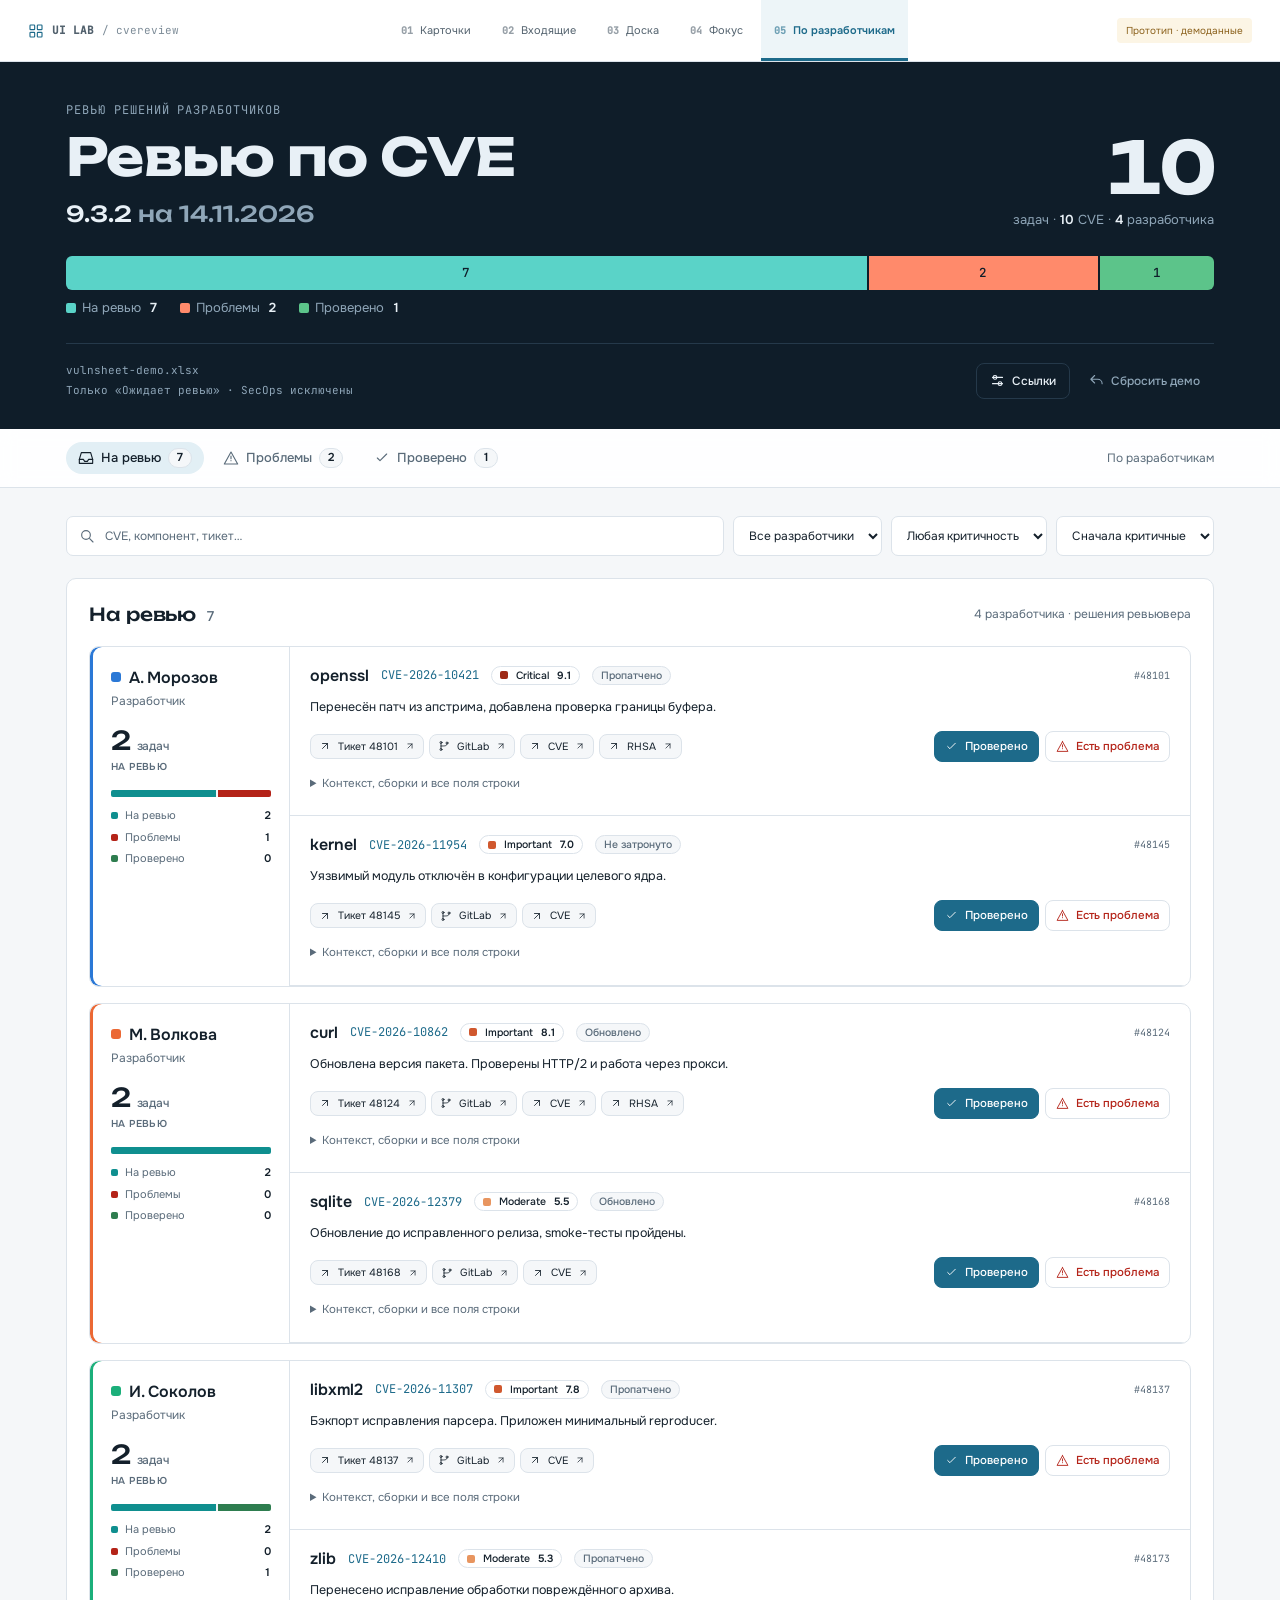
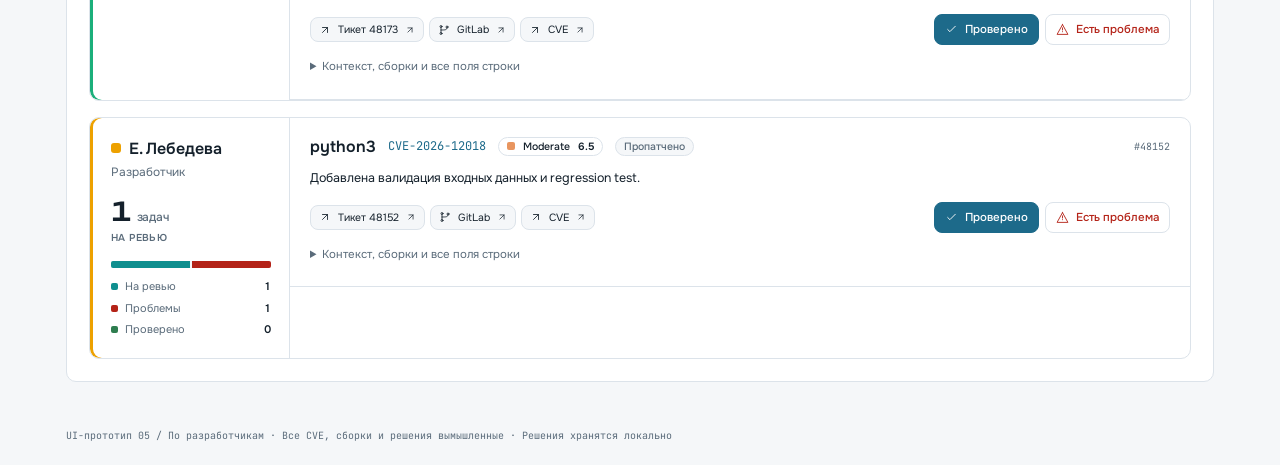
<file: tools/cvereview/prototypes/05-team.html>
<!doctype html>
<html lang="ru">
<head>
<meta charset="utf-8">
<meta name="viewport" content="width=device-width,initial-scale=1">
<meta name="description" content="Пять вариантов интерфейса ревью CVE-задач разработчиков. Интерактивные прототипы на вымышленных данных.">
<title>По разработчикам · cvereview UI</title>
<style>/* Palette adapted from cvesummary; no fonts, icons or assets are fetched. */
:root{--bg:#f5f7f9;--panel:#fff;--fg:#14202b;--muted:#60717f;--line:#dce3ea;--accent:#1d6a8a;--soft:#e2eff5;--ok:#2e7d4f;--bad:#b42318;--bad-soft:#fff1ed;--hero:#0f1d29;--radius:12px;--mono:ui-monospace,"Cascadia Code","DejaVu Sans Mono",monospace;--body:"Onest","Segoe UI",system-ui,sans-serif;color-scheme:light}
*{box-sizing:border-box}body{margin:0;background:var(--bg);color:var(--fg);font:14px/1.5 var(--body)}button,input,textarea,select{font:inherit}button,a,input,select,summary,textarea{-webkit-tap-highlight-color:transparent}button,summary{cursor:pointer}a{color:inherit}button{color:inherit}svg{width:18px;height:18px;flex:none;vertical-align:middle}h1,h2,h3,p{margin:0}h1{font-size:clamp(28px,3vw,42px);line-height:1.18;letter-spacing:-1.5px;font-weight:700}h2{font-size:19px;letter-spacing:-.4px}h3{font-size:15px}button{transition:background .15s,border-color .15s}button:hover,a.btn:hover{filter:brightness(.96)}:focus-visible{outline:3px solid #378cab;outline-offset:3px}input:focus-visible,select:focus-visible,textarea:focus-visible{outline-offset:1px}code,.mono{font-family:var(--mono);font-variant-numeric:tabular-nums}code{font-size:12px;overflow-wrap:anywhere}.wrap{max-width:1440px;margin:auto;padding:0 42px}.label,.eyebrow{font-size:10px;letter-spacing:1.1px;text-transform:uppercase;font-weight:600;color:var(--muted)}.eyebrow{font-family:var(--mono);font-size:11px;margin-bottom:11px}.dot{margin:0 9px;opacity:.5}.btn{display:inline-flex;align-items:center;justify-content:center;gap:7px;border:1px solid var(--line);border-radius:7px;padding:9px 13px;background:var(--panel);color:var(--fg);text-decoration:none;font-weight:600;font-size:12px;white-space:nowrap}.btn svg{width:15px;height:15px}.btn.primary{background:var(--accent);color:white;border-color:var(--accent)}.btn.danger-outline{color:var(--bad)}.btn.quiet{background:transparent;border-color:transparent;color:var(--muted)}.btn.link-btn{font-weight:500;font-size:11px;padding:7px 10px}.btn.link-btn svg:last-child{width:12px;height:12px}.icon-button{border:0;background:none;font-size:25px;line-height:1;padding:4px 8px;color:var(--muted)}
.lab-bar{min-height:62px;background:#fff;color:#52616d;display:flex;align-items:center;justify-content:space-between;gap:22px;padding:0 28px;border-bottom:1px solid #dce3ea;font-size:11px}.lab-brand{font-family:var(--mono);font-weight:700;display:flex;align-items:center;gap:8px;text-decoration:none;white-space:nowrap}.lab-brand svg{width:16px;color:#1d6a8a}.lab-brand span{font-weight:400;color:#7c8b97}.lab-bar nav{display:flex;gap:5px;align-self:stretch}.lab-bar nav a{display:flex;align-items:center;gap:7px;padding:0 13px;text-decoration:none;border-bottom:3px solid transparent;border-top:3px solid transparent}.lab-bar nav a b{font-family:var(--mono);font-size:10px;opacity:.6}.lab-bar nav a[aria-current]{color:#1d6a8a;background:#edf5f8;border-bottom-color:#1d6a8a;font-weight:700}.demo-label{color:#8b611c;background:#fcf5e5;padding:5px 9px;border-radius:4px;font-size:10px;white-space:nowrap}
.page-head{display:flex;align-items:center;justify-content:space-between;gap:22px;padding:36px 0 30px}.page-head p{color:var(--muted);font-size:13px;margin-top:10px}.head-tools{display:flex;gap:5px}.hero{background:var(--hero);color:#edf3f8}.hero .page-head p,.hero .eyebrow,.hero .label{color:#8fa6b8}.hero .btn{background:transparent;border-color:#344957;color:#c8d5df}.hero .btn.quiet{border-color:transparent;color:#8fa6b8}.stats{display:grid;grid-template-columns:repeat(3,1fr);gap:20px}.stats>div{display:flex;flex-wrap:wrap;align-items:baseline;column-gap:14px;padding:12px 0 21px;border-top:1px solid var(--line)}.stats .label{width:100%;margin-bottom:5px}.stats b{font-size:42px;line-height:1.2;letter-spacing:-2px;font-weight:500}.stats>div>span:last-child{font-size:11px;color:var(--muted)}.hero .stats>div{border-color:#2c3c49}.hero .stats>div>span:last-child{color:#8fa6b8}.hero .stats>div:first-child b{color:#69d6cd}.hero .stats>div:nth-child(2) b{color:#ffa38d}.hero .stats>div:last-child b{color:#92bd9c}.hero-foot{display:flex;justify-content:space-between;padding:13px 0 17px;border-top:1px solid #2c3c49;color:#8fa6b8;font-size:10px;font-family:var(--mono)}
.pools{display:flex;gap:24px;align-items:center;border-bottom:1px solid var(--line);margin:18px 0 22px}.pool{border:0;border-bottom:2px solid transparent;padding:12px 4px;background:none;display:flex;align-items:center;gap:8px;font-size:13px;color:var(--muted);white-space:nowrap}.pool svg{width:16px}.pool b{font-size:10px;background:var(--panel);border:1px solid var(--line);min-width:22px;border-radius:5px;padding:0 5px;line-height:20px}.pool.active{color:var(--accent);border-bottom-color:var(--accent);font-weight:600}.pool.problem.active{color:var(--bad);border-bottom-color:var(--bad)}.pool.done.active{color:var(--ok);border-bottom-color:var(--ok)}.filters{display:flex;gap:10px;margin-bottom:25px}.search{position:relative;display:flex;align-items:center;flex:1;min-width:160px}.search svg{position:absolute;left:13px;color:var(--muted);width:16px}.search input{padding-left:38px;width:100%}.filters input,.filters select{height:40px;border:1px solid var(--line);border-radius:7px;background:var(--panel);color:var(--fg);font-size:12px;padding:0 11px}.filters .search input{padding-left:38px}.filters select{max-width:205px}.filters input::placeholder{color:var(--muted)}.section-line{display:flex;align-items:center;justify-content:space-between;gap:15px;margin:10px 0 18px}.section-line h2{font-size:17px}.section-line h2 span{font:12px var(--mono);color:var(--muted);margin-left:8px}.section-line>span{font-size:10px;color:var(--muted)}.card-grid{display:grid;grid-template-columns:repeat(3,minmax(0,1fr));gap:18px;align-items:start}.task-card{background:var(--panel);border:1px solid var(--line);border-radius:var(--radius);padding:21px;min-width:0}.card-heading,.detail-top{display:flex;align-items:center;justify-content:space-between;gap:10px}.package{font-size:19px;font-weight:700;letter-spacing:-.4px}.task-id{font-size:10px;color:var(--muted)}.cve{margin-top:5px;font-size:12px;font-weight:500;letter-spacing:.1px}.badges{display:flex;flex-wrap:wrap;gap:6px;margin:15px 0 18px}.badge{display:inline-flex;align-items:center;gap:8px;font-size:10px;font-weight:600;border:1px solid var(--line);padding:3px 7px;border-radius:4px;line-height:1.5}.badge.severity{border:0}.badge.critical{background:#fbe2d9;color:#9e2a16}.badge.important{background:#fff0e4;color:#a34a20}.badge.moderate{background:#fcf1e7;color:#966b44}.badge.low{background:#f3f1ec;color:#74705c}.badge.measure{color:var(--muted);font-weight:500}.facts{display:grid;grid-template-columns:1fr 1fr;gap:13px 10px;margin:0 0 16px}.facts dt{font-size:10px;color:var(--muted);margin-bottom:2px}.facts dd{font-size:11px;margin:0;font-weight:500;overflow-wrap:anywhere}.builds{padding:11px 13px;background:var(--bg);border-radius:6px;display:grid;gap:10px}.builds>div{display:flex;flex-direction:column;gap:2px}.builds .label{font-size:9px;letter-spacing:.5px}.builds code{font-size:10px}.signals{display:flex;flex-wrap:wrap;gap:6px 13px;padding:13px 0;border-bottom:1px solid var(--line)}.signal{font:600 10px var(--mono);color:var(--muted)}.signal span{font:10px var(--body);margin-left:4px}.signal.positive{color:var(--ok)}.dev-note{padding:14px 0 8px}.dev-note p,.review-note p{font-size:11px;margin-top:5px;line-height:1.65;overflow-wrap:anywhere}.dev-note .label,.review-note .label{font-size:9px}.review-note{background:var(--bad-soft);border-left:2px solid #d57864;border-radius:0 5px 5px 0;padding:10px 12px;margin:8px 0;color:var(--bad)}.review-note .label{color:var(--bad)}.links{display:flex;flex-wrap:wrap;gap:6px;margin:17px 0 14px}.actions{display:flex;gap:7px;flex-wrap:wrap;padding-top:13px;border-top:1px solid var(--line)}.actions .btn{flex:1;padding:9px 10px}.more{margin-top:7px}.more summary,.raw summary,.team-details summary{font-size:10px;color:var(--muted);padding:7px 0}.raw dl{display:grid;grid-template-columns:1fr;gap:7px;margin:9px 0}.raw dl>div{border-top:1px solid var(--line);padding-top:6px;display:grid;grid-template-columns:minmax(100px,1fr) minmax(0,1.3fr);gap:9px;font-size:10px}.raw dt{color:var(--muted)}.raw dd{margin:0;overflow-wrap:anywhere}.empty{padding:65px 20px;text-align:center;color:var(--muted);grid-column:1/-1;background:var(--panel);border:1px dashed var(--line);border-radius:10px}.empty svg{width:34px;height:34px;color:var(--ok);margin-bottom:10px}.empty h3{font-size:18px;color:var(--fg)}.empty p{margin-top:7px;font-size:12px}#footnote{font:10px/1.7 var(--mono);color:var(--muted);max-width:1440px;margin:28px auto;padding:0 42px 12px}.toast{position:fixed;bottom:25px;left:50%;transform:translateX(-50%);display:flex;align-items:center;gap:12px;z-index:10;background:var(--fg);color:var(--panel);padding:12px 17px;border-radius:9px;box-shadow:0 5px 30px #0003;font-size:12px;max-width:calc(100% - 30px);width:max-content}.toast[hidden]{display:none}.toast .btn{color:inherit;font-size:11px}.toast>svg{color:#82c7a1}dialog{color:var(--fg);background:var(--panel);border:1px solid var(--line);border-radius:14px;padding:26px;max-width:550px;width:calc(100% - 32px);box-shadow:0 20px 80px #0003}dialog::backdrop{background:#0f1d2999;backdrop-filter:blur(3px)}.dialog-heading{display:flex;justify-content:space-between;align-items:center;gap:15px}.dialog-heading .eyebrow{margin:0;font-size:9px}dialog h2{font-size:25px;margin:12px 0}dialog p{color:var(--muted);font-size:12px;margin-bottom:15px;overflow-wrap:anywhere}dialog label{display:block;font-size:12px;margin:18px 0 8px;font-weight:600}dialog input,dialog textarea{width:100%;border:1px solid var(--line);border-radius:7px;color:var(--fg);background:var(--bg);padding:11px;font-size:12px}dialog input{font-family:var(--mono);font-size:10px}dialog textarea{resize:vertical;min-height:115px}.dialog-note{font-size:11px;margin:12px 0 20px}.dialog-actions{display:flex;justify-content:flex-end;gap:8px}
/* 02 · An inbox: short queue on the left, readable detail on the right. */
.v2{--bg:#f7f9fb;--radius:9px}.inbox-shell{display:grid;grid-template-columns:205px minmax(0,1fr);min-height:calc(100vh - 62px)}.rail{background:#101f2c;color:#c1ced8;padding:31px 17px;display:flex;flex-direction:column;border-right:1px solid #243747}.product-mark{display:flex;align-items:center;gap:10px;font-size:19px;letter-spacing:-.6px;margin-bottom:48px;padding:0 7px}.product-mark>svg{color:#6dd3c5;width:24px;height:24px}.product-mark strong>span{font-weight:400;color:#8fa6b8}.rail>.label{font-size:9px;color:#7190a3;padding-left:9px}.vertical.pools{flex-direction:column;gap:5px;border:0;align-items:stretch;margin-top:13px}.vertical .pool{padding:11px 10px;border:0;border-radius:5px;color:#91a6b7;font-size:12px}.vertical .pool b{margin-left:auto;background:#253c4c;border:0;color:#bbccd7}.vertical .pool.active{background:#1f3b4c;color:#92d9e7}.vertical .pool.problem.active{background:#4a2d2b;color:#ffb4a2}.vertical .pool.done.active{background:#1d3e35;color:#96dab5}.rail-bottom{margin-top:auto;display:flex;align-items:center;gap:10px;padding:20px 5px 0;border-top:1px solid #2c3c49}.avatar{height:34px;width:34px;border-radius:50%;background:var(--soft);color:var(--accent);display:inline-flex;align-items:center;justify-content:center;font-size:11px;font-weight:700;flex:none}.rail .avatar{background:#294352;color:#a9c9d7}.rail-bottom b{display:block;font-size:11px}.rail-bottom small{font-size:10px;color:#7190a3}.inbox-main{padding:0 30px;min-width:0}.inbox-main .page-head{padding:30px 0 25px}.inbox-main h1{font-size:30px}.inbox-main .page-head p{font-size:11px}.inbox-main .eyebrow{font-size:9px}.inbox-main .filters{gap:7px;margin-bottom:18px}.inbox-main .filters select{max-width:170px;font-size:10px}.inbox-layout{display:grid;grid-template-columns:270px minmax(0,1fr);border:1px solid var(--line);border-radius:9px;background:var(--panel);overflow:hidden;align-items:start}.queue{border-right:1px solid var(--line);align-self:stretch;background:#fcfdfe}.queue-heading{display:flex;align-items:center;justify-content:space-between;padding:17px 18px;border-bottom:1px solid var(--line)}.queue-heading h2{font-size:12px;letter-spacing:0}.queue-heading>span{color:var(--muted);font:10px var(--mono)}.queue-item{width:100%;border:0;border-left:3px solid transparent;border-bottom:1px solid var(--line);padding:16px 17px;text-align:left;background:transparent;display:block}.queue-item>div{display:flex;align-items:center;justify-content:space-between}.queue-item b{font-size:14px}.queue-item>.mono{font-size:10px;display:block;margin-top:4px}.queue-item small{display:flex;justify-content:space-between;font-size:10px;color:var(--muted);margin-top:8px}.queue-item.selected{background:var(--soft);border-left-color:var(--accent)}.sev-dot{width:7px;height:7px;background:#e8955f;border-radius:50%}.sev-dot.critical{background:#b73c21}.sev-dot.important{background:#d97143}.detail-wrap{padding:26px}.detail{border:0;border-radius:0;padding:0}.detail h2{font-size:24px;margin:8px 0 18px;letter-spacing:-.5px}.detail .package{font-size:21px}.detail .facts{gap:18px 20px;padding-top:18px;border-top:1px solid var(--line)}.detail .facts dd{font-size:12px}.detail .facts dt{font-size:10px}.detail .links{margin-top:18px;margin-bottom:22px}.detail .builds{grid-template-columns:1fr 1fr;gap:12px;padding:15px}.detail .builds code{font-size:11px}.detail .signals{gap:15px}.detail .signal{font-size:11px}.detail .dev-note{padding:20px 0 15px}.detail .dev-note p,.detail .review-note p{font-size:12px}.detail .raw{margin-bottom:15px}.detail .raw summary{font-size:11px}.decision{padding-top:10px;margin-top:15px;border-top:1px solid var(--line)}.decision>.label{display:block;margin-bottom:10px}.decision .actions{border:0;padding:0}.decision .actions .btn{padding:12px}.source-line{font:9px var(--mono);color:var(--muted);padding:18px 0}
/* 03 · Three visible pools form a working board. */
.v3{--bg:#edf1f5;--accent:#345c82;--soft:#e5edf5;--radius:8px}.board-wrap{max-width:1600px;padding:0 32px}.board-wrap .page-head{padding:32px 0 25px}.board-wrap h1{font-size:34px}.board-info{display:flex;justify-content:space-between;align-items:center;border-top:1px solid var(--line);padding:15px 0;font-size:10px;color:var(--muted)}.board-info>span:first-child{display:flex;align-items:center;gap:8px}.board-info svg{width:14px}.board-wrap .filters{margin:4px 0 24px}.board{display:grid;grid-template-columns:repeat(3,minmax(0,1fr));gap:22px}.board-col{background:#e4eaf0;padding:13px 12px;border-radius:10px;border-top:3px solid #557b9c;min-width:0}.board-col.problem{background:#f1e9e5;border-top-color:#bd7864}.board-col.done{background:#e4ede8;border-top-color:#6c9b7b}.col-heading{display:flex;align-items:center;gap:9px;padding:3px 5px}.col-heading h2{font-size:14px}.col-heading b{margin-left:auto;font:12px var(--mono);color:var(--muted);background:#fff8;padding:3px 8px;border-radius:5px}.col-heading svg{width:16px;color:#557b9c}.problem .col-heading svg{color:#b46750}.done .col-heading svg{color:#528160}.col-note{color:var(--muted);font-size:10px;padding:4px 5px 17px}.board-stack{display:grid;gap:12px}.compact{padding:18px;box-shadow:0 2px 2px #19304104}.compact .package{font-size:17px}.compact .badges{margin:12px 0}.compact-meta{font-size:10px;color:var(--muted);display:flex;justify-content:space-between}.compact-note{font-size:11px;margin-top:12px;line-height:1.7}.compact .links{margin:12px 0}.compact .btn.link-btn{font-size:10px;padding:6px 8px}.compact .actions .btn{font-size:10px;padding:8px 6px}.board-empty{padding:45px 10px;color:var(--muted);text-align:center;font-size:12px;border:1px dashed #a7b8c377;border-radius:7px}
/* 04 · A calm, dark, one-at-a-time review session. */
.v4{--bg:#0c141b;--panel:#121f29;--fg:#e5eef5;--muted:#8da2b3;--line:#2a3b48;--accent:#60c9c0;--soft:#19373c;--ok:#91cea6;--bad:#f4a18a;--bad-soft:#392b29;color-scheme:dark}.focus-wrap{max-width:1270px}.v4 .page-head{padding:35px 0 27px}.v4 h1{font-size:40px;font-weight:500;letter-spacing:-1.3px}.v4 .eyebrow{color:#60c9c0;font-size:10px}.v4 .btn.primary{color:#102a2d}.v4 .badge.critical{background:#462a26;color:#ffaf96}.v4 .badge.important{background:#3b2e23;color:#efb58b}.v4 .badge.moderate{background:#36332b;color:#cfbf99}.v4 .badge.low{background:#29343a;color:#adc1cc}.focus-meta{display:flex;justify-content:space-between;font:10px var(--mono);color:var(--muted);margin:3px 0 13px}.focus-meta>span:first-child{display:flex;align-items:center;gap:8px}.focus-meta svg{color:var(--accent);width:14px}.progress{background:#233642;border-radius:3px;height:3px;overflow:hidden}.progress i{height:3px;display:block;background:var(--accent)}.v4 .pools{margin:10px 0 20px;gap:25px}.v4 .filters{margin-bottom:22px}.v4 .filters input,.v4 .filters select{background:#101d26}.focus-layout{display:grid;grid-template-columns:minmax(0,1fr) 285px;gap:24px;align-items:start}.focus-stage{padding:32px;background:var(--panel);border:1px solid var(--line);border-radius:13px}.v4 .detail{background:none}.v4 .detail h2{font-size:28px;letter-spacing:-1px}.v4 .detail .package{font-size:24px}.v4 .detail .builds{background:#0c171f}.v4 .detail .facts{gap:20px}.v4 .detail .dev-note p{font-size:13px}.v4 .detail .decision{padding-top:17px}.v4 .detail .raw summary{padding:10px 0}.up-next{padding:0 0 10px;border:1px solid var(--line);border-radius:10px;background:#101b24;overflow:hidden}.up-next>p{font-size:11px;color:var(--muted);padding:15px 17px;border-bottom:1px solid var(--line)}.up-next .queue-heading h2{font-size:13px}.v4 .queue-item.selected{background:#193138}.v4 .queue-item>.mono{color:#a4bac9}.focus-note{padding:18px 16px;color:var(--muted);font-size:10px;display:flex;gap:10px}.v4 .lab-bar{background:#101b24;color:#a8b8c4;border-color:#2a3b48}.v4 .lab-brand span{color:#7f97a8}.v4 .lab-bar nav a[aria-current]{background:#1a3339;color:#79d7ce;border-bottom-color:#79d7ce}.v4 .demo-label{background:#393426;color:#d4c28a}.v4 .lab-brand svg{color:#79d7ce}
/* 05 · Editorial team view, with each developer's work together. */
.v5{--bg:#f5f3ee;--panel:#fffefa;--fg:#2b302f;--muted:#77796f;--line:#deded3;--accent:#9e5333;--soft:#f1e5d9;--bad:#a3402e;--bad-soft:#faece5;--radius:5px}.team-wrap{max-width:1430px}.v5 .eyebrow{color:#9e5333}.v5 h1{font-size:43px;letter-spacing:-1.4px;font-weight:600}.team-overview{display:grid;grid-template-columns:220px minmax(0,1fr);gap:40px;border-top:1px solid var(--fg);border-bottom:1px solid var(--line);margin:4px 0 20px;padding:16px 0 9px}.edition{font:12px var(--mono);letter-spacing:2px;display:flex;flex-direction:column;justify-content:center}.edition span{display:block;color:var(--muted);font-size:10px;margin-top:9px;letter-spacing:1px}.team-overview .stats>div{border:0;padding:0 0 10px}.team-overview .stats b{font-size:35px}.team-overview .stats>div>span:last-child{font-size:10px}.team-overview .stats .label{font-size:9px}.v5 .pools{gap:30px;margin-bottom:23px}.v5 .pool b{border-radius:20px}.v5 .filters input,.v5 .filters select{border-radius:4px}.team-groups{display:grid;gap:25px}.team-group{background:var(--panel);border:1px solid var(--line);border-radius:6px;display:grid;grid-template-columns:220px minmax(0,1fr);overflow:hidden}.person-heading{display:flex;align-items:flex-start;position:relative;padding:25px 19px;background:#efeee7;border-right:1px solid var(--line);gap:11px}.person-heading .avatar{background:#dfebdf;color:#4b6850}.person-heading .color-1{background:#e4e3ef;color:#6d6182}.person-heading .color-2{background:#f0dfd1;color:#966447}.person-heading .color-3{background:#e0e8ed;color:#486f82}.person-heading h2{font-size:13px;letter-spacing:0;margin-top:1px}.person-heading p{font-size:10px;color:var(--muted);margin-top:4px}.person-count{position:absolute;bottom:18px;left:23px;font-size:42px;color:#c1c5b9;font-weight:400;letter-spacing:-3px}.team-tasks{min-width:0}.team-task{padding:20px 24px;border-bottom:1px solid var(--line)}.team-task:last-child{border-bottom:0}.team-task-top{display:flex;align-items:center;gap:12px;flex-wrap:wrap}.team-task-top .package{font-size:17px}.team-task-top h3{font-size:11px;font-weight:500}.team-task-top .task-id{margin-left:auto}.team-task-bottom{display:flex;align-items:center;gap:25px;margin-top:13px}.team-task-bottom>p{font-size:11px;color:var(--muted);flex:1;line-height:1.7}.team-task-bottom .actions{border:0;padding:0;flex:none}.team-task-bottom .actions .btn{flex:none;font-size:11px;padding:8px 11px}.team-details{margin-top:8px}.team-details>summary{font-size:10px}.team-details .context{padding-top:14px}.team-details .builds{grid-template-columns:1fr 1fr}.team-details .facts{grid-template-columns:repeat(4,1fr)}
@media(min-width:1700px){.wrap{padding-left:30px;padding-right:30px}.card-grid{gap:24px}.task-card{padding:25px}.v2 .inbox-main{max-width:1500px;width:100%;margin:auto}.detail-wrap{padding:38px}.inbox-layout{grid-template-columns:330px minmax(0,1fr)}}
@media(max-width:1180px){.lab-brand span,.demo-label{display:none}.lab-bar{padding:0 20px;gap:12px}.lab-bar nav a{padding:0 10px;font-size:10px}.wrap{padding:0 26px}.card-grid{grid-template-columns:repeat(2,minmax(0,1fr))}.filters{flex-wrap:wrap}.filters .search{flex-basis:260px}.inbox-shell{grid-template-columns:170px minmax(0,1fr)}.rail{padding:25px 10px}.product-mark{font-size:16px;gap:7px}.inbox-main{padding:0 20px}.inbox-main .page-head{align-items:flex-start}.inbox-main .page-head .head-tools{flex-direction:column}.inbox-layout{grid-template-columns:220px minmax(0,1fr)}.detail-wrap{padding:20px}.detail h2{font-size:20px}.detail .builds{grid-template-columns:1fr}.board{gap:12px}.board-wrap{padding:0 20px}.compact{padding:15px}.compact .actions{flex-direction:column}.compact .links{gap:4px}.compact .link-btn{padding:5px}.team-group{grid-template-columns:185px minmax(0,1fr)}.team-overview{grid-template-columns:185px minmax(0,1fr);gap:20px}.team-task-top{gap:9px}.team-task-top .task-id{display:none}.team-task-bottom{align-items:flex-start;flex-direction:column;gap:12px}.team-task-bottom .actions{align-self:flex-end}.focus-layout{grid-template-columns:minmax(0,1fr) 250px;gap:17px}.focus-stage{padding:25px}.focus-stage .detail h2{font-size:24px}}
@media(max-width:800px){.lab-bar{flex-direction:column;gap:0;align-items:stretch;padding:10px 14px 0;min-height:75px}.lab-brand{font-size:10px}.lab-bar nav{justify-content:space-between;margin-top:6px}.lab-bar nav a{font-size:9px;padding:8px 3px;gap:4px}.lab-bar nav a b{font-size:9px}.page-head{align-items:flex-start;flex-direction:column;padding:27px 0 20px;gap:18px}.page-head h1,.v5 h1,.v4 h1{font-size:32px}.page-head p{font-size:12px}.head-tools .btn{font-size:11px;padding:7px 10px}.stats{gap:12px}.stats b{font-size:35px}.stats>div>span:last-child{display:none}.stats .label{font-size:8px;letter-spacing:.5px}.hero-foot{font-size:8px;flex-wrap:wrap;gap:6px}.filters{gap:7px;margin-bottom:20px}.filters .search{flex-basis:100%}.filters select{flex:1;min-width:0;font-size:10px;max-width:none;padding:0 6px;height:36px}.pools{gap:14px;margin:8px 0 18px}.pool{font-size:11px;gap:6px}.pool svg{width:14px}.section-line>span{display:none}.card-grid{gap:13px}.task-card{padding:17px}.task-card .package{font-size:17px}.actions .btn{font-size:10px}.inbox-shell{display:block}.rail{padding:10px 20px}.product-mark,.rail>.label,.rail-bottom{display:none}.vertical.pools{flex-direction:row;margin:0;gap:6px}.vertical .pool{flex:1;padding:10px;font-size:11px}.inbox-main .page-head{flex-direction:row}.inbox-main .page-head h1{font-size:26px}.inbox-main .page-head p{max-width:250px}.inbox-layout{grid-template-columns:195px minmax(0,1fr)}.queue-item{padding:13px 11px}.queue-item>.mono{font-size:9px}.queue-heading{padding:14px 12px}.detail-wrap{padding:18px}.detail h2{font-size:17px}.detail .facts{grid-template-columns:1fr}.detail .badges{gap:5px}.detail .badge{font-size:9px}.detail .actions{flex-direction:column}.board{grid-template-columns:repeat(3,minmax(265px,1fr));gap:12px;overflow-x:auto;align-items:start;padding-bottom:15px}.board-wrap{padding:0 17px}.board-info{font-size:9px;gap:10px}.board-info>span:last-child{display:none}.compact .actions{flex-direction:row}.focus-layout{grid-template-columns:minmax(0,1fr)}.focus-stage{padding:25px}.up-next{order:2;display:grid;grid-template-columns:repeat(2,minmax(0,1fr))}.up-next>.queue-heading,.up-next>p,.focus-note{grid-column:1/-1}.focus-meta{font-size:8px}.v4 .detail .facts{grid-template-columns:1fr 1fr}.v4 .detail .actions{flex-direction:row}.team-overview{grid-template-columns:1fr;padding-top:13px;gap:13px}.edition{font-size:10px;flex-direction:row;justify-content:space-between}.edition span{margin:0;font-size:9px}.team-overview .stats b{font-size:30px}.team-group{display:block}.person-heading{border-right:0;border-bottom:1px solid var(--line);padding:15px 19px;align-items:center}.person-count{position:static;margin-left:auto;font-size:25px;letter-spacing:-1px}.team-task{padding:18px}.team-task-bottom .actions{align-self:stretch}.team-task-bottom .actions .btn{flex:1}.team-details .facts{grid-template-columns:1fr 1fr}#footnote{padding:0 26px;font-size:8px}}
@media(max-width:520px){.wrap{padding:0 17px}.lab-bar nav a span{font-size:8px}.lab-bar nav a{gap:3px}.lab-bar nav a b{font-size:8px}.card-grid{grid-template-columns:minmax(0,1fr)}.task-card{padding:21px}.pools{justify-content:space-between;gap:7px}.pool{font-size:10px;gap:5px}.pool b{min-width:18px;font-size:9px;line-height:17px}.pool svg{width:12px}.stats{gap:8px}.stats b{font-size:32px}.hero-foot .dot{margin:0 4px}.filters select{font-size:9px;padding:0 4px}.inbox-main{padding:0 15px}.inbox-main .page-head{flex-direction:column;gap:10px}.inbox-main .page-head p{max-width:100%}.inbox-main .page-head .head-tools{flex-direction:row}.inbox-layout{display:block}.queue{display:flex;overflow-x:auto;border:0;border-bottom:1px solid var(--line)}.queue>.queue-heading{display:none}.queue-item{min-width:166px;max-width:166px;border-bottom:0;border-left:0;border-top:3px solid transparent}.queue-item.selected{border-left:0;border-top-color:var(--accent)}.detail-wrap{padding:22px}.detail .facts{grid-template-columns:1fr 1fr}.detail .builds{grid-template-columns:1fr}.detail h2{font-size:22px}.detail .actions{flex-direction:row}.detail .actions .btn{font-size:10px;padding:10px 7px}.vertical .pool{font-size:10px;padding:8px}.rail{padding:8px 12px}.focus-stage{padding:21px}.focus-stage .detail h2{font-size:21px}.focus-meta>span:first-child{font-size:7px;gap:3px}.v4 .pools{gap:6px}.v4 .detail .actions{flex-direction:column}.focus-wrap .page-head{padding-top:27px}.team-task-top .badge{font-size:9px}.team-task-top h3{font-size:10px}.team-task-top{gap:7px}.team-task-top .package{font-size:16px}.team-task-bottom .actions .btn{font-size:10px;padding:8px}.team-details .builds{grid-template-columns:1fr}.toast{font-size:10px;padding:11px 12px;gap:8px}.toast .btn{padding:4px}.dialog-actions .btn{font-size:10px;padding:9px}dialog{padding:22px}dialog h2{font-size:22px}}
/* 01 · One full-width card per row at every viewport size. */
.v1 .card-grid{grid-template-columns:minmax(0,1fr)}
@media(prefers-reduced-motion:reduce){*{transition:none!important;scroll-behavior:auto!important}}

@font-face {
  font-family: 'JetBrains Mono';
  font-style: normal;
  font-weight: 400 500;
  font-display: swap;
  src: url([data-uri]) format('woff2');
  unicode-range: U+0301, U+0400-045F, U+0490-0491, U+04B0-04B1, U+2116;
}
@font-face {
  font-family: 'JetBrains Mono';
  font-style: normal;
  font-weight: 400 500;
  font-display: swap;
  src: url([data-uri]) format('woff2');
  unicode-range: U+0000-00FF, U+0131, U+0152-0153, U+02BB-02BC, U+02C6, U+02DA, U+02DC, U+0304, U+0308, U+0329, U+2000-206F, U+20AC, U+2122, U+2191, U+2193, U+2212, U+2215, U+FEFF, U+FFFD;
}
@font-face {
  font-family: 'Onest';
  font-style: normal;
  font-weight: 400 600;
  font-display: swap;
  src: url([data-uri]) format('woff2');
  unicode-range: U+0301, U+0400-045F, U+0490-0491, U+04B0-04B1, U+2116;
}
@font-face {
  font-family: 'Onest';
  font-style: normal;
  font-weight: 400 600;
  font-display: swap;
  src: url([data-uri]) format('woff2');
  unicode-range: U+0000-00FF, U+0131, U+0152-0153, U+02BB-02BC, U+02C6, U+02DA, U+02DC, U+0304, U+0308, U+0329, U+2000-206F, U+20AC, U+2122, U+2191, U+2193, U+2212, U+2215, U+FEFF, U+FFFD;
}
@font-face {
  font-family: 'Unbounded';
  font-style: normal;
  font-weight: 500 700;
  font-display: swap;
  src: url([data-uri]) format('woff2');
  unicode-range: U+0301, U+0400-045F, U+0490-0491, U+04B0-04B1, U+2116;
}
@font-face {
  font-family: 'Unbounded';
  font-style: normal;
  font-weight: 500 700;
  font-display: swap;
  src: url([data-uri]) format('woff2');
  unicode-range: U+0000-00FF, U+0131, U+0152-0153, U+02BB-02BC, U+02C6, U+02DA, U+02DC, U+0304, U+0308, U+0329, U+2000-206F, U+20AC, U+2122, U+2191, U+2193, U+2212, U+2215, U+FEFF, U+FFFD;
}

/* cvesummary visual language: copied foundation tokens, display/body/mono fonts,
   dark hero, mixed status bar, section navigation and developer card geometry.
   Adapted locally so the prototype remains independent of cvesummary. */
.v5{
  --bg:#F5F7F9;--panel:#FFFFFF;--fg:#14202B;--muted:#5A6B7A;--line:#DCE3EA;--grid:#E9EEF2;
  --accent:#1D6A8A;--accent-soft:#E2EFF5;--soft:var(--accent-soft);
  --hero-bg:#0F1D29;--hero-fg:#E8F0F6;--hero-muted:#8FA6B8;--hero-line:#25394A;
  --st-review:#0F8F8F;--st-bad:#B42318;--st-done:#2E7D4F;
  --sev-crit:#9E2A16;--sev-imp:#D0582E;--sev-mod:#E8955F;--sev-low:#F1C9A6;
  --ok:#2E7D4F;--bad:#B42318;--bad-soft:color-mix(in srgb,var(--bad) 7%,var(--panel));
  --c1:#2a78d6;--c2:#eb6834;--c3:#1baf7a;--c4:#eda100;
  --f-display:"Unbounded","Onest",system-ui,sans-serif;
  --f-body:"Onest",system-ui,-apple-system,"Segoe UI",sans-serif;
  --f-mono:"JetBrains Mono",ui-monospace,"SFMono-Regular",Menlo,monospace;
  --body:var(--f-body);--mono:var(--f-mono);--radius:10px;
  background:var(--bg);color:var(--fg);font:15px/1.5 var(--f-body);color-scheme:light;
}
.v5 .wrap{max-width:1180px;margin:0 auto;padding-left:max(16px,env(safe-area-inset-left,0px));padding-right:max(16px,env(safe-area-inset-right,0px))}
.v5 .mono,.v5 code{font-family:var(--f-mono)}
.v5 h2{font-family:var(--f-display);font-weight:500;font-size:18px;letter-spacing:-.005em;text-wrap:balance}
.v5 .btn{font:500 12px var(--f-body);padding:8px 12px;border-radius:8px}
.v5 .btn.primary{background:var(--accent);color:var(--panel);border-color:var(--accent)}
.v5 .btn.quiet{color:var(--muted)}
.v5 .summary-hero{background:var(--hero-bg);color:var(--hero-fg);--st-review:#5AD3C8;--st-bad:#FF8A6B;--st-done:#5CC48A}
.v5 .summary-hero .wrap{padding-block:40px 28px;display:grid;gap:26px}
.v5 .hero-top{display:flex;flex-wrap:wrap;gap:20px;justify-content:space-between;align-items:flex-end}
.v5 .summary-hero .eyebrow{font:400 12px var(--f-mono);letter-spacing:.08em;text-transform:uppercase;color:var(--hero-muted);margin:0}
.v5 .summary-hero h1{font-family:var(--f-display);font-weight:700;font-size:clamp(28px,5vw,52px);line-height:1.05;margin:12px 0 0;text-wrap:balance;letter-spacing:-.01em}
.v5 .asof{font-family:var(--f-display);font-weight:500;font-size:clamp(16px,2vw,22px);color:var(--hero-muted);margin:12px 0 0}
.v5 .asof b{color:var(--hero-fg);font-weight:500}
.v5 .hero-total{text-align:right}
.v5 .hero-total .n{font:700 clamp(48px,7vw,72px)/1 var(--f-display);letter-spacing:-.03em;font-variant-numeric:tabular-nums}
.v5 .hero-total .s{font-size:13px;color:var(--hero-muted);margin-top:7px}
.v5 .hero-total .s b{color:var(--hero-fg);font-weight:600}
.v5 .hero-mix{display:flex;flex-direction:column;gap:8px}
.v5 .hero-leg{display:flex;flex-wrap:wrap;gap:8px 22px;font-size:13px;color:var(--hero-muted)}
.v5 .hero-leg b{color:var(--hero-fg);font-weight:600;font-variant-numeric:tabular-nums;margin-left:4px}
.v5 .sw{display:inline-block;width:10px;height:10px;border-radius:2px;margin-right:6px;vertical-align:-1px;background:var(--pool-color)}
.v5 .pending{--pool-color:var(--st-review)}.v5 .problem{--pool-color:var(--st-bad)}.v5 .done{--pool-color:var(--st-done)}
.v5 .mixbar{display:flex;height:34px;gap:2px;border-radius:6px;overflow:hidden}
.v5 .mixbar>span{display:flex;align-items:center;justify-content:center;min-width:0;font:500 12.5px var(--f-mono);color:#0F1D29;overflow:hidden;white-space:nowrap;background:var(--pool-color)}
.v5 .summary-source{display:flex;justify-content:space-between;gap:16px;align-items:center;padding-top:17px;border-top:1px solid var(--hero-line)}
.v5 .summary-source p{font:11px/1.8 var(--f-mono);color:var(--hero-muted)}
.v5 .summary-source .head-tools{flex:none;align-items:center}
.v5 .summary-source .btn{color:var(--hero-fg);border:1px solid var(--hero-line);background:transparent;font-size:12px;padding:9px 13px}
.v5 .summary-source .btn.quiet{color:var(--hero-muted);border-color:transparent}
.v5 .summary-nav{position:sticky;top:0;z-index:5;background:color-mix(in srgb,var(--panel) 88%,transparent);backdrop-filter:saturate(1.4) blur(8px);border-bottom:1px solid var(--line)}
.v5 .summary-nav .wrap{display:flex;align-items:center;justify-content:space-between;gap:15px;min-height:58px}
.v5 .summary-nav .pools{margin:0;border:0;gap:7px}
.v5 .summary-nav .pool{font:500 13px var(--f-body);border:0;border-radius:999px;padding:6px 12px;color:var(--muted);gap:7px}
.v5 .summary-nav .pool.active{background:var(--accent-soft);color:var(--fg)}
.v5 .summary-nav .pool.problem.active{background:color-mix(in srgb,var(--bad) 9%,var(--panel));color:var(--bad)}
.v5 .summary-nav .pool.done.active{background:color-mix(in srgb,var(--ok) 9%,var(--panel));color:var(--ok)}
.v5 .summary-nav .pool b{font:600 11.5px var(--f-body);background:var(--bg);border:1px solid var(--line);border-radius:999px;min-width:24px;padding:1px 7px;color:var(--fg);line-height:1.4}
.v5 .summary-nav-note{font-size:12px;color:var(--muted);white-space:nowrap}
.v5 .summary-main{padding-block:28px 45px}
.v5 .filters{margin-bottom:22px;gap:9px}
.v5 .filters input,.v5 .filters select{font-family:var(--f-body);font-size:12px;border-radius:7px;height:40px}
.v5 .team-panel{background:var(--panel);border:1px solid var(--line);border-radius:10px;padding:22px}
.v5 .section-line{margin:0 0 18px;align-items:center}
.v5 .section-line h2{font-size:18px}
.v5 .section-line h2 .cnt{font:500 14px var(--f-body);color:var(--muted);margin-left:6px}
.v5 .section-line>span{font:400 12px var(--f-body)}
.v5 .team-groups{display:flex;flex-direction:column;gap:16px}
.v5 .team-group{background:var(--panel);border:1px solid var(--line);border-radius:10px;display:grid;grid-template-columns:200px minmax(0,1fr);overflow:hidden;box-shadow:inset 3px 0 0 var(--dc)}
.v5 .person-heading{display:flex;flex-direction:column;align-items:stretch;position:static;gap:16px;padding:20px 18px 20px 21px;background:transparent;border-right:1px solid var(--line)}
.v5 .person-heading h2{font:600 16px var(--f-body);letter-spacing:0;display:flex;align-items:center;gap:8px;margin:0}
.v5 .person-heading h2 i{display:inline-block;width:10px;height:10px;background:var(--dc);border-radius:3px;flex:none}
.v5 .person-heading p{font-size:12px;color:var(--muted);margin-top:4px}
.v5 .person-heading .big{font:500 26px/1.1 var(--f-display);font-variant-numeric:tabular-nums;display:block;letter-spacing:-.01em}
.v5 .person-heading .big small{font:500 12px var(--f-body);color:var(--muted);margin-left:6px}
.v5 .person-caption{display:block;font-size:10px;letter-spacing:.04em;text-transform:uppercase;color:var(--muted);font-weight:600;margin-top:5px}
.v5 .person-mix{display:flex;height:7px;gap:2px;overflow:hidden;border-radius:2px;background:var(--bg);margin:0 0 10px}
.v5 .person-mix i{background:var(--pool-color);display:block}
.v5 .person-statuses{display:grid;gap:5px;font-size:11px;color:var(--muted)}
.v5 .person-statuses span{display:flex;align-items:center}
.v5 .person-statuses .sw{width:7px;height:7px;margin-right:7px}
.v5 .person-statuses b{margin-left:auto;font-weight:600;color:var(--fg);font-variant-numeric:tabular-nums}
.v5 .team-task{padding:18px 20px;border-bottom:1px solid var(--line)}
.v5 .team-task-top{gap:9px 12px;align-items:center}
.v5 .team-task-top .package{font:600 16px var(--f-body);letter-spacing:0}
.v5 .team-task-top h3{font:400 12px var(--f-mono);color:var(--accent)}
.v5 .team-task-top .task-id{display:inline;margin-left:auto;font:400 10px var(--f-mono)}
.v5 .badge{font:500 10.5px var(--f-body);border-radius:999px;padding:2px 8px}
.v5 .badge.severity{background:transparent;color:var(--fg);border:1px solid var(--line)}
.v5 .badge.severity::before{content:"";width:8px;height:8px;border-radius:2px;flex:none;background:var(--sev-color)}
.v5 .severity.critical{--sev-color:var(--sev-crit)}.v5 .severity.important{--sev-color:var(--sev-imp)}.v5 .severity.moderate{--sev-color:var(--sev-mod)}.v5 .severity.low{--sev-color:var(--sev-low)}
.v5 .badge.measure{background:var(--bg);font-size:10.5px}
.v5 .team-task-bottom{display:block;margin-top:11px}
.v5 .team-task-bottom>p{font-size:12.5px;line-height:1.7;color:var(--fg)}
.v5 .team-row-footer{display:flex;justify-content:space-between;align-items:center;gap:12px;margin-top:13px}
.v5 .team-row-footer .links{display:flex;flex-wrap:wrap;gap:5px;margin:0;min-width:0}
.v5 .team-row-footer .link-btn{font-size:10.5px;background:var(--bg);padding:5px 8px;font-weight:400}
.v5 .team-row-footer .link-btn svg{width:12px;height:12px}
.v5 .team-row-footer .link-btn svg:last-child{width:10px;height:10px}
.v5 .team-row-footer .actions{border:0;padding:0;flex-wrap:wrap;flex:none;gap:6px}
.v5 .team-row-footer .actions .btn{flex:none;font-size:11.5px;padding:7px 10px}
.v5 .team-row-footer .actions .btn svg{width:13px;height:13px}
.v5 .team-details{margin-top:8px}
.v5 .team-details>summary{font-size:11.5px;padding:5px 0;color:var(--muted)}
.v5 .team-details .facts{grid-template-columns:repeat(2,minmax(0,1fr));padding-top:12px;border-top:1px solid var(--line);gap:13px}
.v5 .team-details .facts dt{font-size:11px}.v5 .team-details .facts dd{font-size:12px}
.v5 .team-details .builds{grid-template-columns:1fr 1fr;padding:13px;gap:13px}
.v5 .team-details .builds code{font-size:11px}.v5 .team-details .builds .label{font-size:10px}
.v5 .team-details .signals .signal,.v5 .team-details .signals .signal span{font-size:11px}
.v5 .team-details .dev-note{display:none}
.v5 .review-note{padding:10px 13px;margin:12px 0}
.v5 .review-note p{font-size:12px}
.v5 .raw summary{font-size:11.5px}.v5 .raw dl>div{font-size:11px}
.v5 #footnote{max-width:1180px;padding:0 16px 20px;margin:0 auto;font:10px/1.8 var(--f-mono)}
@media(prefers-color-scheme:dark){.v5{
  --bg:#0C141B;--panel:#121D27;--fg:#E4ECF2;--muted:#93A6B5;--line:#223241;--grid:#1A2834;
  --accent:#5DB3D6;--accent-soft:#16303D;--hero-bg:#070D13;--hero-line:#1D2E3C;
  --st-review:#5AD3C8;--st-bad:#F27063;--st-done:#5CC48A;--ok:#5CC48A;--bad:#F27063;
  --sev-crit:#FF8A6B;--sev-imp:#E0693F;--sev-mod:#A65A33;--sev-low:#6A4532;
  --c1:#3987e5;--c2:#d95926;--c3:#199e70;--c4:#c98500;color-scheme:dark;
}.v5 .btn.primary{color:#0f1d29}.v5 .lab-bar{background:var(--panel);color:var(--muted);border-color:var(--line)}.v5 .lab-bar nav a[aria-current]{color:var(--accent);background:var(--accent-soft);border-color:transparent transparent var(--accent)}.v5 .lab-brand svg{color:var(--accent)}.v5 .demo-label{background:#393426;color:#d4c28a}}
@media(max-width:1100px){.v5 .team-row-footer{align-items:flex-start;flex-direction:column;gap:10px}.v5 .team-row-footer .actions{align-self:flex-end}.v5 .team-task-top .task-id{display:none}.v5 .summary-nav-note{font-size:11px}}
@media(max-width:720px){
  .v5 .summary-hero .wrap{padding-block:30px 23px;gap:23px}.v5 .hero-top{align-items:flex-start;gap:20px}.v5 .hero-total{text-align:left}.v5 .hero-total .n{font-size:44px}.v5 .hero-total .s{font-size:12px}.v5 .hero-total{display:flex;align-items:center;gap:14px}.v5 .summary-hero h1{font-size:clamp(26px,6.4vw,42px)}.v5 .summary-hero .eyebrow{font-size:10px}.v5 .asof{font-size:16px}.v5 .hero-leg{font-size:11px;gap:7px 14px}.v5 .mixbar{height:25px}.v5 .mixbar>span{font-size:11px}.v5 .summary-source{flex-wrap:wrap;gap:11px}.v5 .summary-source p{font-size:9px}.v5 .summary-source .btn{font-size:11px;padding:7px 10px}.v5 .summary-nav .wrap{min-height:54px}.v5 .summary-nav .pools{width:100%;justify-content:space-between;gap:3px}.v5 .summary-nav .pool{font-size:11px;padding:6px 8px;gap:6px}.v5 .summary-nav .pool b{font-size:10px;min-width:21px;padding:1px 6px}.v5 .summary-nav-note{display:none}.v5 .summary-main{padding-block:22px 32px}.v5 .filters{gap:7px;margin-bottom:18px}.v5 .filters select{font-size:10px;padding-inline:7px}.v5 .team-panel{padding:16px 12px}.v5 .section-line{margin:0 4px 15px}.v5 .section-line h2{font-size:16px}.v5 .team-group{grid-template-columns:minmax(0,1fr);box-shadow:inset 3px 0 0 var(--dc)}.v5 .person-heading{border-right:0;border-bottom:1px solid var(--line);padding:15px 17px;display:grid;grid-template-columns:1fr auto;gap:10px;background:color-mix(in srgb,var(--bg) 45%,var(--panel))}.v5 .person-heading>div:first-child{grid-column:1;align-self:center}.v5 .person-heading .person-current{grid-column:2;grid-row:1;text-align:right}.v5 .person-heading .person-progress{grid-column:1/-1;display:none}.v5 .person-heading h2{font-size:15px}.v5 .person-heading p{font-size:11px}.v5 .person-caption{font-size:9px}.v5 .person-heading .big{font-size:24px}.v5 .person-heading .big small{display:none}.v5 .team-task{padding:16px}.v5 .team-task-top{gap:8px}.v5 .team-task-top .package{font-size:16px}.v5 .team-task-top h3{font-size:11px}.v5 .team-task-bottom>p{font-size:12px}.v5 .team-row-footer .actions{align-self:stretch;flex-wrap:wrap}.v5 .team-row-footer .actions .btn{flex:1;font-size:11px;padding:8px}.v5 .team-details>summary{font-size:11px}.v5 .team-details .builds{grid-template-columns:1fr}.v5 .review-note p{font-size:11px}
}
@media(max-width:390px){.v5 .summary-nav .pool{font-size:10px;gap:4px;padding:6px}.v5 .filters select{font-size:9px;padding-inline:3px}.v5 .team-task{padding:13px}.v5 .team-task-top h3{font-size:10px}.v5 .badge{font-size:10px}.v5 .badge.measure{font-size:10px}}
</style>
</head>
<body data-variant="5">
<div id="variant-nav" class="lab-bar"></div>
<div id="app"></div>
<footer id="footnote"></footer>
<div id="toast" class="toast" role="status" hidden></div>
<dialog id="problem-dialog" aria-labelledby="problem-title">
  <form id="problem-form">
    <div class="dialog-heading"><span class="eyebrow">РЕШЕНИЕ РЕВЬЮВЕРА</span><button type="button" class="icon-button" data-action="close-dialog" data-dialog="problem-dialog" aria-label="Закрыть">×</button></div>
    <h2 id="problem-title">Что нужно исправить?</h2>
    <p id="problem-context" class="mono"></p>
    <label for="problem-comment">Комментарий для разработчика</label>
    <textarea id="problem-comment" required rows="6" placeholder="Опишите проблему и ожидаемое исправление…"></textarea>
    <p class="dialog-note">После сохранения задача уйдёт в пул «Проблемы». Комментарий останется в карточке.</p>
    <div class="dialog-actions"><button type="button" class="btn" data-action="close-dialog" data-dialog="problem-dialog">Отмена</button><button type="submit" class="btn primary">Сохранить в «Проблемы»</button></div>
  </form>
</dialog>
<dialog id="settings-dialog" aria-labelledby="settings-title">
  <form id="settings-form">
    <div class="dialog-heading"><span class="eyebrow">ПЕРЕХОДЫ ИЗ КАРТОЧКИ</span><button type="button" class="icon-button" data-action="close-dialog" data-dialog="settings-dialog" aria-label="Закрыть">×</button></div>
    <h2 id="settings-title">Внутренние ссылки</h2>
    <p>В демо стоят адреса-примеры <code>.example.internal</code>. Замените их своими шаблонами, чтобы проверить переходы.</p>
    <label for="task-template">Тикет · <code>{task}</code></label><input id="task-template" required>
    <label for="repo-template">GitLab · <code>{component}</code></label><input id="repo-template" required>
    <p class="dialog-note">Доступны {task}, {component}, {cve}. Настройки сохраняются в этом браузере.</p>
    <div class="dialog-actions"><button type="button" class="btn" data-action="close-dialog" data-dialog="settings-dialog">Отмена</button><button type="submit" class="btn primary">Сохранить ссылки</button></div>
  </form>
</dialog>
<script>/* Throwaway UI spike. All vulnerability and build data below are fictional. */
const variant = Number(document.body.dataset.variant);
const icons = {
  check:'<path d="m5 12 4 4L19 6"/>', alert:'<path d="m12 3 10 18H2L12 3Z"/><path d="M12 9v4m0 3v.2"/>',
  arrow:'<path d="M7 17 17 7M7 7h10v10"/>', search:'<circle cx="10.5" cy="10.5" r="6.5"/><path d="m16 16 5 5"/>',
  git:'<circle cx="6" cy="5" r="2"/><circle cx="18" cy="6" r="2"/><circle cx="6" cy="19" r="2"/><path d="M6 7v10m0-5c8 0 12 0 12-4"/>',
  inbox:'<path d="m5 4-3 10v6h20v-6L19 4H5Z"/><path d="M2 14h6l2 3h4l2-3h6"/>',
  grid:'<rect x="3" y="3" width="7" height="7" rx="1"/><rect x="14" y="3" width="7" height="7" rx="1"/><rect x="3" y="14" width="7" height="7" rx="1"/><rect x="14" y="14" width="7" height="7" rx="1"/>',
  back:'<path d="M9 4 3 10l6 6M3 10h11a7 7 0 0 1 7 7"/>', settings:'<path d="M4 7h16M4 17h16"/><circle cx="8" cy="7" r="3"/><circle cx="16" cy="17" r="3"/>',
  clock:'<circle cx="12" cy="12" r="9"/><path d="M12 7v5l3 2"/>', close:'<path d="m6 6 12 12M6 18 18 6"/>',
  users:'<circle cx="9" cy="7" r="4"/><path d="M2 21v-3a7 7 0 0 1 14 0v3M17 3a4 4 0 0 1 0 8m2 3a6 6 0 0 1 3 5v2"/>',
  focus:'<path d="M8 3H3v5m13-5h5v5M3 16v5h5m13-5v5h-5"/><circle cx="12" cy="12" r="4"/>'
};
const icon = name => `<svg viewBox="0 0 24 24" fill="none" stroke="currentColor" stroke-width="1.7" stroke-linecap="round" stroke-linejoin="round" aria-hidden="true">${icons[name] || icons.arrow}</svg>`;
const esc = v => String(v ?? '').replace(/[&<>"']/g, c => ({'&':'&amp;','<':'&lt;','>':'&gt;','"':'&quot;',"'":'&#39;'}[c]));
const names = ['Карточки', 'Входящие', 'Доска', 'Фокус', 'По разработчикам'];
const files = ['01-cards.html','02-inbox.html','03-board.html','04-focus.html','05-team.html'];
const descriptions = ['Весь контекст — в карточке. Выбирайте любую задачу из очереди.', 'Очередь под рукой. Детали выбранной задачи — на большом экране.', 'Видно движение задач и то, что ждёт доработки.', 'Одна задача. Весь контекст. Одно решение.', 'Ревью решений команды, сгруппированных по разработчикам.'];
// Fictional advisories, like the rest of the prototype data.
const demoAdvisories = {openssl:'https://access.redhat.com/errata/RHSA-2026:99901',curl:'https://access.redhat.com/errata/RHSA-2026:99902'};
const seed = [
  ['openssl','CVE-2026-10421','48101','А. Морозов','Critical',9.1,'Пропатчено','3.0.7-46.sl9','3.0.7-49.el9',true,false,'Перенесён патч из апстрима, добавлена проверка границы буфера.','10.11.2026'],
  ['curl','CVE-2026-10862','48124','М. Волкова','Important',8.1,'Обновлено','7.76.1-31.sl9','7.76.1-33.el9',false,true,'Обновлена версия пакета. Проверены HTTP/2 и работа через прокси.','11.11.2026'],
  ['libxml2','CVE-2026-11307','48137','И. Соколов','Important',7.8,'Пропатчено','2.9.13-7.sl9','2.9.13-8.el9',true,false,'Бэкпорт исправления парсера. Приложен минимальный reproducer.','11.11.2026'],
  ['kernel','CVE-2026-11954','48145','А. Морозов','Important',7.0,'Не затронуто','5.14.0-503.sl9','—',false,false,'Уязвимый модуль отключён в конфигурации целевого ядра.','12.11.2026'],
  ['python3','CVE-2026-12018','48152','Е. Лебедева','Moderate',6.5,'Пропатчено','3.9.21-2.sl9','3.9.21-3.el9',true,false,'Добавлена валидация входных данных и regression test.','12.11.2026'],
  ['sqlite','CVE-2026-12379','48168','М. Волкова','Moderate',5.5,'Обновлено','3.34.1-8.sl9','3.34.1-9.el9',false,true,'Обновление до исправленного релиза, smoke-тесты пройдены.','13.11.2026'],
  ['zlib','CVE-2026-12410','48173','И. Соколов','Moderate',5.3,'Пропатчено','1.2.11-42.sl9','1.2.11-43.el9',true,false,'Перенесено исправление обработки повреждённого архива.','13.11.2026'],
  ['libarchive','CVE-2026-12506','48182','Е. Лебедева','Important',7.5,'Пропатчено','3.5.3-5.sl9','3.5.3-6.el9',true,false,'Патч приложен, сборка готова.','13.11.2026','problem','В PATCH есть исправление, но в spec-файле нет его применения. Добавить и пересобрать пакет.'],
  ['expat','CVE-2026-12588','48193','А. Морозов','Moderate',6.1,'Не затронуто','2.5.0-4.sl9','—',false,false,'Проверен уязвимый путь исполнения.','13.11.2026','problem','Нужно приложить обоснование: какой именно код недостижим в нашей конфигурации.'],
  ['nghttp2','CVE-2026-12601','48204','И. Соколов','Moderate',5.9,'Обновлено','1.43.0-7.sl9','1.43.0-8.el9',false,true,'Исправленная версия, тесты HTTP/2 пройдены.','13.11.2026','done'],
  ['systemd','CVE-2026-12700','48211',' SecOps ','Low',3.1,'Закрыто SecOps','252-46.sl9','—',false,false,'Задача SecOps для демонстрации исключения.','13.11.2026'],
  ['tar','CVE-2026-12708','48215','М. Волкова','Low',3.3,'Другое','1.34-8.sl9','—',false,false,'Задача ещё в работе.','13.11.2026','work']
].map((a,i) => ({id:String(i),component:a[0],cve:a[1],task:a[2],rhsa:demoAdvisories[a[0]] || '',dev:a[3],severity:a[4],cvss:a[5],measure:a[6],sl:a[7],rh:a[8],p:a[9],d:a[10],comment:a[11],end:a[12],pool:a[13] || 'pending',reviewComment:a[14] || '',status:a[13] === 'work' ? 'В работе' : 'Ожидает ревью'}));
const eligible = seed.filter(r => r.dev.trim().toLowerCase() !== 'secops' && r.status === 'Ожидает ревью');
const reviewChecks = [
  {key:'measure',label:'Мера обоснована',hint:'Принятая мера соответствует уязвимости и нашей конфигурации.'},
  {key:'changes',label:'Изменения проверены',hint:'Проверены патч, обновление версии или обоснование «не затронуто».'},
  {key:'build',label:'Сборка проверена',hint:'Нужные изменения входят в указанный билд пакета.'},
  {key:'tests',label:'Проверки / тесты',hint:'Результаты тестов или проверок подтверждают принятое решение.'},
];
function withChecks(r) {
  if(variant !== 1)return {...r};
  return {...r,checks:Object.fromEntries(reviewChecks.map(check=>[check.key,
    [-1,0,1].includes(r.checks?.[check.key])?r.checks[check.key]:(r.pool === 'done'?1:0)]))};
}
const reviewComplete = r => reviewChecks.every(check=>[-1,1].includes(r.checks?.[check.key]));
const storageKey = `cvereview-ui-spike-v1-${variant}`;
let storageAvailable = true;
const read = (key,fallback) => { try { return JSON.parse(localStorage.getItem(key)) || fallback; } catch { storageAvailable = false; return fallback; } };
let saved = read(storageKey, {});
let links = read('cvereview-ui-links-v1', {task:'https://tracker.example.internal/task/{task}',repo:'https://gitlab.example.internal/rpms/{component}'});
let rows = eligible.map(r => withChecks({...r,...(['pending','problem','done'].includes(saved[r.id]?.pool) ? saved[r.id] : {})}));
let pool = 'pending', query = '', dev = '', severity = '', order = 'severity', selected = null, undo = null;
const poolNames = {pending:'На ревью',problem:'Проблемы',done:'Проверено'};
const poolIcons = {pending:'inbox',problem:'alert',done:'check'};
const counts = () => Object.fromEntries(Object.keys(poolNames).map(p => [p, rows.filter(r=>r.pool === p).length]));
const persist = () => {try { localStorage.setItem(storageKey, JSON.stringify(Object.fromEntries(rows.map(r=>[r.id,{pool:r.pool,reviewComment:r.reviewComment,...(variant === 1?{checks:r.checks}:{})}]))));} catch { storageAvailable = false; }};
const initials = name => name.replaceAll('.','').split(' ').filter(Boolean).map(s=>s[0]).join('').slice(0,2);
const btn = (label, action, id, type='', ic='') => `<button class="btn ${type}" data-action="${action}" ${id != null ? `data-id="${id}"` : ''}>${ic ? icon(ic) : ''}${label}</button>`;
function external(url,label,ic='arrow') { return `<a class="btn link-btn" href="${esc(url)}" target="_blank" rel="noopener noreferrer">${icon(ic)}${label}${icon('arrow')}</a>`; }
function makeURL(template,r) { const result = String(template).replace(/\{(task|component|cve)\}/g, (_,k)=>encodeURIComponent(r[k])); try {const u = new URL(result); return ['http:','https:'].includes(u.protocol) ? u.href : '#';} catch {return '#';} }
function actions(r) { return `<div class="actions">${r.pool !== 'done' ? btn('Проверено','done',r.id,'primary','check') : ''}${r.pool === 'pending' ? btn('Есть проблема','problem',r.id,'danger-outline','alert') : btn('Вернуть на ревью','pending',r.id,'','back')}${r.pool === 'problem' ? btn('Комментарий','problem',r.id,'quiet') : ''}</div>`; }
function badges(r) { return `<span class="badge severity ${r.severity.toLowerCase()}">${r.severity} <b>${r.cvss.toFixed(1)}</b></span><span class="badge measure">${esc(r.measure)}</span>`; }
function advisoryLink(value) {
  const url=String(value ?? '').trim();
  if(!/^https?:\/\//i.test(url))return '';
  try {new URL(url);} catch {return '';}
  return external(url,'RHSA');
}
function rowLinks(r) {return `<div class="links">${external(makeURL(links.task,r),'Тикет '+r.task)}${external(makeURL(links.repo,r),'GitLab','git')}${external('https://access.redhat.com/security/cve/'+r.cve,'CVE')}${advisoryLink(r.rhsa)}</div>`;}
const field = (label,value) => `<div><dt>${label}</dt><dd>${esc(value)}</dd></div>`;
function rawFields(r) {
  const fields = [['Разработчик',r.dev],['Статус',r.status],['Start date','09.11.2026'],['End date',r.end],['Принятая мера',r.measure],['Task ID',r.task],['CVE ID',r.cve],['Task state','In progress'],['Task date','06.11.2026'],['Исполнитель',r.dev],['Компонент',r.component],['P',r.p?'+':'-'],['D',r.d?'+':'-'],['SL NVR (latest build)',r.sl],['RHEL NVR (if fixed)',r.rh],['Fix date',r.rh === '—'?'—':'02.11.2026'],['RHEL state',r.rh === '—'?'Affected':'Fixed'],['RHEL severity',r.severity],['RHEL CVSS',r.cvss],['Advisory (RHSA)',r.rhsa || '—'],['CVE link','https://access.redhat.com/security/cve/'+r.cve],['ai_nvr',r.sl],['ai_verdict','—'],['ai_confidence','—'],['ai_remediation','—'],['ai_run','—'],['Комментарий',r.comment]];
  return `<details class="raw"><summary>Все 27 полей строки vulnsheet</summary><dl>${fields.map(([k,v])=>field(k,v)).join('')}</dl></details>`;
}
function context(r,full=false) { return `<div class="context"><dl class="facts">${field('Разработчик',r.dev)}${field('Передано на ревью',r.end)}${field('Статус разработчика',r.status)}${field('RHEL state',r.rh === '—'?'Affected':'Fixed')}</dl><div class="builds"><div><span class="label">SL · последний билд</span><code>${esc(r.sl)}</code></div><div><span class="label">RHEL · исправлено в</span><code>${esc(r.rh)}</code></div></div><div class="signals"><span class="signal ${r.p?'positive':''}" title="P: патч под CVE найден в PATCH коммита сборки">P ${r.p?'+':'−'} <span>${r.p?'Патч найден':'Нет подтверждения патча'}</span></span><span class="signal ${r.d?'positive':''}" title="D: апстрим-версия вне известных уязвимых диапазонов">D ${r.d?'+':'−'} <span>${r.d?'Вне диапазона':'Нет подтверждения по версии'}</span></span></div><div class="dev-note"><span class="label">Комментарий разработчика</span><p>${esc(r.comment)}</p></div>${r.reviewComment ? `<div class="review-note"><span class="label">Замечание ревьювера</span><p>${esc(r.reviewComment)}</p></div>` : ''}${full ? rawFields(r) : `<details class="more"><summary>Подробности строки</summary>${rawFields(r)}</details>`}</div>`; }
function card(r,compact=false) { return `<article class="task-card ${compact?'compact':''}" data-card="${r.id}"><div class="card-heading"><span class="package">${esc(r.component)}</span><span class="task-id mono">#${r.task}</span></div><h3 class="cve mono">${r.cve}</h3><div class="badges">${badges(r)}</div>${compact ? `<div class="compact-meta"><span>${esc(r.dev)}</span><span>${r.end}</span></div><p class="compact-note">${esc(r.comment)}</p>${r.reviewComment?`<div class="review-note"><span class="label">Замечание ревьювера</span><p>${esc(r.reviewComment)}</p></div>`:''}<details class="more"><summary>Контекст и поля строки</summary>${context(r,true)}</details>`:context(r)}${rowLinks(r)}${actions(r)}</article>`; }
function pools(vertical=false) {const c=counts();return `<nav class="pools ${vertical?'vertical':''}" aria-label="Пулы ревью">${Object.keys(poolNames).map(p=>`<button class="pool ${pool === p?'active':''} ${p}" data-action="pool" data-pool="${p}" ${pool === p?'aria-current="page"':''}>${icon(poolIcons[p])}<span>${poolNames[p]}</span><b>${c[p]}</b></button>`).join('')}</nav>`;}
function listCard(r) {
  return `<article class="task-card list-card" data-card="${r.id}">
    <div class="list-card-main">
    <div class="list-card-heading"><span class="package">${esc(r.component)}</span><h3 class="cve mono">${r.cve}</h3><div class="badges">${badges(r)}</div><span class="list-date">${icon('clock')}${r.end}</span><span class="task-id mono">#${r.task}</span></div>
    <div class="list-card-body">
      <dl class="facts">${field('Разработчик',r.dev)}${field('Статус разработчика',r.status)}${field('RHEL state',r.rh === '—'?'Affected':'Fixed')}</dl>
      <div class="list-build-block"><div class="builds"><div><span class="label">SL</span><code>${esc(r.sl)}</code></div><div><span class="label">RHEL</span><code>${esc(r.rh)}</code></div></div><div class="signals"><span class="signal ${r.p?'positive':''}" title="P: патч под CVE найден в PATCH коммита сборки">P ${r.p?'+':'−'} <span>${r.p?'Патч найден':'Нет подтверждения патча'}</span></span><span class="signal ${r.d?'positive':''}" title="D: апстрим-версия вне известных уязвимых диапазонов">D ${r.d?'+':'−'} <span>${r.d?'Вне диапазона':'Нет подтверждения по версии'}</span></span></div></div>
      <div class="dev-note"><span class="label">Комментарий разработчика</span><p>${esc(r.comment)}</p></div>
    </div>
    ${r.reviewComment?`<div class="review-note"><span class="label">Замечание ревьювера</span><p>${esc(r.reviewComment)}</p></div>`:''}
    <div class="list-card-footer">${rowLinks(r)}</div>
    ${rawFields(r)}
    </div>
    ${reviewChecklist(r)}
  </article>`;
}
function reviewChecklist(r) {
  const checked=reviewChecks.filter(c=>[-1,1].includes(r.checks[c.key])).length;
  const failed=reviewChecks.filter(c=>r.checks[c.key] === -1).length;
  const states=[{value:0,label:'Не смотрелось',mark:'<i class="unseen-square"></i>',name:'unseen'},
    {value:1,label:'ОК',mark:'✓',name:'ok'},{value:-1,label:'Не ОК',mark:'✕',name:'bad'}];
  return `<aside class="review-checklist" aria-label="Чеклист ${r.cve}">
    <div class="check-summary"><h4>Чеклист ревью</h4><span class="check-count ${failed?'has-failures':''}">${checked} / ${reviewChecks.length}</span></div>
    <div class="check-legend">□ не смотрел · ✓ ок · ✕ не ок</div>
    <div class="check-items">${reviewChecks.map(check=>`<div class="check-row"><span id="check-label-${r.id}-${check.key}" title="${esc(check.hint)}">${check.label}</span><div class="check-options" role="group" aria-labelledby="check-label-${r.id}-${check.key}">${states.map(state=>`<label class="check-option ${state.name}" title="${esc(check.label+': '+state.label)}"><input type="radio" name="check-${r.id}-${check.key}" value="${state.value}" aria-label="${state.label}" data-review-check="${check.key}" data-id="${r.id}" ${r.checks[check.key] === state.value?'checked':''} ${r.pool === 'done'?'disabled':''}><span aria-hidden="true">${state.mark}</span></label>`).join('')}</div></div>`).join('')}</div>
    <p class="check-hint ${failed?'has-failures':''}">${failed?`Не ОК: ${failed}. Можно отправить в проблемы.`:checked === reviewChecks.length?'Все пункты проверены.':'Для завершения отметьте каждый пункт.'}</p>
    <div class="check-actions">${r.pool === 'done'?`<span class="check-done">${icon('check')}Ревью завершено</span>${btn('Вернуть на ревью','pending',r.id,'','back')}`:`<button class="btn primary" data-action="done" data-id="${r.id}" ${reviewComplete(r)?'':'disabled'}>${icon('check')}Проверено</button>${r.pool === 'pending'?btn('Есть проблема','problem',r.id,'danger-outline','alert'):btn('Комментарий','problem',r.id,'danger-outline','alert')+btn('Вернуть на ревью','pending',r.id,'quiet','back')}`}</div>
  </aside>`;
}
function stats() {const c=counts();return `<div class="stats"><div><span class="label">Ожидают решения</span><b>${String(c.pending).padStart(2,'0')}</b><span>задач разработчиков</span></div><div><span class="label">Нужна доработка</span><b>${String(c.problem).padStart(2,'0')}</b><span>с замечаниями</span></div><div><span class="label">Ревью завершено</span><b>${String(c.done).padStart(2,'0')}</b><span>задач проверено</span></div></div>`;}
function filters() { const people=[...new Set(rows.map(r=>r.dev))];return `<div class="filters"><label class="search">${icon('search')}<input id="search" type="search" placeholder="CVE, компонент, тикет…" value="${esc(query)}" aria-label="Поиск задач"></label><select id="dev" aria-label="Разработчик"><option value="">Все разработчики</option>${people.map(p=>`<option ${p === dev?'selected':''}>${esc(p)}</option>`).join('')}</select><select id="severity" aria-label="Критичность"><option value="">Любая критичность</option>${['Critical','Important','Moderate','Low'].map(s=>`<option ${s === severity?'selected':''}>${s}</option>`).join('')}</select><select id="order" aria-label="Порядок задач"><option value="severity" ${order === 'severity'?'selected':''}>Сначала критичные</option><option value="oldest" ${order === 'oldest'?'selected':''}>Сначала старые</option></select></div>`;}
function filtered(p=pool) {return rows.filter(r => r.pool === p && (!dev||r.dev === dev) && (!severity||r.severity === severity) && [r.component,r.cve,r.task,r.dev,r.comment,r.reviewComment].join(' ').toLowerCase().includes(query.toLowerCase())).sort((a,b)=>order === 'severity'? b.cvss-a.cvss:a.end.split('.').reverse().join('').localeCompare(b.end.split('.').reverse().join('')) || a.task.localeCompare(b.task));}
function empty() {return `<div class="empty">${icon('check')}<h3>${pool === 'pending' && !query && !dev && !severity?'Всё проверено':'Здесь пока нет задач'}</h3><p>${query||dev||severity?'Попробуйте изменить фильтры.':'Можно перейти к другому пулу.'}</p></div>`;}
function detail(r) {return `<article class="detail task-card" data-card="${r.id}"><div class="detail-top"><span class="package">${esc(r.component)}</span><span class="badge">${poolNames[r.pool]}</span></div><h2 class="mono">${r.cve}</h2><div class="badges">${badges(r)}</div>${rowLinks(r)}${context(r,true)}<div class="decision"><span class="label">Ваше решение</span>${actions(r)}</div></article>`;}
function queueItem(r) {return `<button class="queue-item ${selected === r.id?'selected':''}" data-action="select" data-id="${r.id}"><div><b>${esc(r.component)}</b><span class="sev-dot ${r.severity.toLowerCase()}"></span></div><span class="mono">${r.cve}</span><small>${esc(r.dev)} <span>→</span></small></button>`;}
function teamSummary(list) {
  const c=counts(), people=[...new Set(list.map(r=>r.dev))];
  const allPeople=[...new Set(rows.map(r=>r.dev))];
  const statusLegend = values => Object.keys(poolNames).map(p=>`<span class="${p}"><i class="sw"></i>${poolNames[p]} <b>${values[p]}</b></span>`).join('');
  const statusBar = (values,tag='span') => Object.keys(poolNames).filter(p=>values[p]).map(p=>`<${tag} class="${p}" style="flex:${values[p]}">${tag === 'span'?values[p]:''}</${tag}>`).join('');
  const hero = `<header class="hero summary-hero"><div class="wrap">
    <div class="hero-top"><div><div class="eyebrow">Ревью решений разработчиков</div><h1>Ревью по CVE</h1><p class="asof"><b>9.3.2</b> на 14.11.2026</p></div>
    <div class="hero-total"><div class="n">${rows.length}</div><div class="s">задач · <b>${new Set(rows.map(r=>r.cve)).size}</b> CVE · <b>${allPeople.length}</b> разработчика</div></div></div>
    <div class="hero-mix"><div class="mixbar" role="img" aria-label="${Object.keys(poolNames).map(p=>poolNames[p]+': '+c[p]).join(', ')}">${statusBar(c)}</div><div class="hero-leg">${statusLegend(c)}</div></div>
    <div class="summary-source"><p>vulnsheet-demo.xlsx<br>Только «Ожидает ревью» · SecOps исключены</p><div class="head-tools">${btn('Ссылки','settings',null,'','settings')}${btn('Сбросить демо','reset',null,'quiet','back')}</div></div>
  </div></header>`;
  const groups = people.map(person => {
    const tasks=list.filter(r=>r.dev === person), all=rows.filter(r=>r.dev === person);
    const values=Object.fromEntries(Object.keys(poolNames).map(p=>[p,all.filter(r=>r.pool === p).length]));
    const color=allPeople.indexOf(person)%4+1;
    return `<section class="team-group" style="--dc:var(--c${color})">
      <div class="person-heading"><div><h2><i></i>${esc(person)}</h2><p>Разработчик</p></div>
      <div class="person-current"><span class="big">${tasks.length}<small>задач</small></span><span class="person-caption">${poolNames[pool]}</span></div>
      <div class="person-progress"><div class="person-mix" aria-hidden="true">${statusBar(values,'i')}</div><div class="person-statuses">${statusLegend(values)}</div></div></div>
      <div class="team-tasks">${tasks.map(r=>`<article class="team-task" data-card="${r.id}">
        <div class="team-task-top"><span class="package">${esc(r.component)}</span><h3 class="mono">${r.cve}</h3>${badges(r)}<span class="task-id mono">#${r.task}</span></div>
        <div class="team-task-bottom"><p>${esc(r.comment)}</p></div>
        ${r.reviewComment?`<div class="review-note"><span class="label">Замечание ревьювера</span><p>${esc(r.reviewComment)}</p></div>`:''}
        <div class="team-row-footer">${rowLinks(r)}${actions(r)}</div>
        <details class="team-details"><summary>Контекст, сборки и все поля строки</summary>${context(r,true)}</details>
      </article>`).join('')}</div>
    </section>`;
  }).join('');
  return `${hero}<div class="summary-nav"><div class="wrap">${pools()}<span class="summary-nav-note">По разработчикам</span></div></div><main class="wrap summary-main">${filters()}
    <section class="team-panel"><div class="section-line"><h2>${poolNames[pool]} <span class="cnt">${list.length}</span></h2><span>${people.length} разработчика · решения ревьювера</span></div><div class="team-groups">${groups || empty()}</div></section>
  </main>`;
}
function render() {
  const list=filtered(); if(!list.some(r=>r.id === selected)) selected=list[0]?.id || null;
  document.body.className='v'+variant;
  const c=counts();
  document.getElementById('variant-nav').innerHTML = `<a class="lab-brand" href="index.html">${icon('grid')} UI LAB <span>/ cvereview</span></a><nav aria-label="Варианты интерфейса">${names.map((n,i)=>`<a href="${files[i]}" ${i+1 === variant?'aria-current="page"':''}><b>0${i+1}</b><span>${n}</span></a>`).join('')}</nav><span class="demo-label">Прототип · демоданные</span>`;
  const header = `<header class="page-head"><div><div class="eyebrow">DEVELOPER REVIEW / 9.3.2</div><h1>${variant === 4?'Время проверить.':variant === 5?'Решения команды.':'Ревью уязвимостей'}</h1><p>${descriptions[variant-1]}</p></div><div class="head-tools">${btn('Ссылки','settings',null,'','settings')}${btn('Сбросить демо','reset',null,'quiet','back')}</div></header>`;
  let content='';
  if(variant === 1) content=`<div class="hero"><div class="wrap">${header}${stats()}<div class="hero-foot"><span>vulnsheet-demo.xlsx <span class="dot">·</span> 14 ноября 2026</span><span>Только разработчики <span class="dot">·</span> SecOps исключены</span></div></div></div><main class="wrap">${pools()}${filters()}<div class="section-line"><h2>${poolNames[pool]} <span>${list.length}</span></h2><span>Решение ревьювера не меняет статус исходной строки</span></div><div class="card-grid">${list.map(listCard).join('') || empty()}</div></main>`;
  if(variant === 2) content=`<div class="inbox-shell"><aside class="rail"><div class="product-mark">${icon('inbox')}<strong>cve<span>review</span></strong></div><div class="label">Рабочее пространство</div>${pools(true)}<div class="rail-bottom"><span class="avatar">Я</span><div><b>Ревьювер</b><small>Релиз 9.3.2</small></div></div></aside><main class="inbox-main">${header}${filters()}<div class="inbox-layout"><section class="queue"><div class="queue-heading"><h2>${poolNames[pool]}</h2><span>${list.length} задач</span></div>${list.map(queueItem).join('') || empty()}</section><div class="detail-wrap">${list.length?detail(list.find(r=>r.id === selected)):empty()}</div></div><div class="source-line">vulnsheet-demo.xlsx · Только разработчики · SecOps исключены</div></main></div>`;
  if(variant === 3) content=`<main class="wrap board-wrap">${header}<div class="board-info"><span>${icon('git')} Релиз 9.3.2 <span class="dot">/</span> vulnsheet-demo.xlsx</span><span>Только разработчики · SecOps исключены</span></div>${filters()}<div class="board">${Object.keys(poolNames).map(p=>`<section class="board-col ${p}"><div class="col-heading">${icon(poolIcons[p])}<h2>${poolNames[p]}</h2><b>${filtered(p).length}</b></div><div class="col-note">${{pending:'Готовы к вашей проверке',problem:'Ждут исправлений разработчика',done:'Проверены и убраны из очереди'}[p]}</div><div class="board-stack">${filtered(p).map(r=>card(r,true)).join('') || '<div class="board-empty">Задач нет</div>'}</div></section>`).join('')}</div></main>`;
  if(variant === 4) content=`<main class="wrap focus-wrap">${header}<div class="focus-meta"><span>${icon('focus')} СЕССИЯ РЕВЬЮ <span class="dot">/</span> vulnsheet-demo.xlsx</span><span>${c.done} из ${rows.length} проверено</span></div><div class="progress"><i style="width:${c.done/rows.length*100}%"></i></div>${pools()}${filters()}<div class="focus-layout"><section class="focus-stage">${list.length?detail(list.find(r=>r.id === selected)):empty()}</section><aside class="up-next"><div class="queue-heading"><h2>${poolNames[pool]}</h2><span>${list.length}</span></div><p>Выберите задачу или завершите текущую — следующая откроется сама.</p>${list.map(queueItem).join('')}<div class="focus-note">${icon('clock')} Решения сохраняются в этом браузере. SecOps исключены.</div></aside></div></main>`;
  if(variant === 5) content=teamSummary(list);
  document.getElementById('app').innerHTML=content;
  document.getElementById('footnote').textContent=`UI-прототип 0${variant} / ${names[variant-1]} · Все CVE, сборки и решения вымышленные · ${storageAvailable?'Решения хранятся локально':'Хранилище недоступно — решения только в этой вкладке'}`;
  document.getElementById('search')?.addEventListener('input', e=>{const position=e.target.selectionStart;query=e.target.value;render();const input=document.getElementById('search');input.focus();input.setSelectionRange(position,position);});
  ['dev','severity','order'].forEach(id=>document.getElementById(id)?.addEventListener('change',e=>{if(id === 'dev')dev=e.target.value;if(id === 'severity')severity=e.target.value;if(id === 'order')order=e.target.value;render();}));
}
function toast(message) { const t=document.getElementById('toast');t.innerHTML=`${icon('check')}<span>${esc(message)}</span>${undo?btn('Отменить','undo',null,'quiet'):''}`;t.hidden=false;clearTimeout(toast.timer);toast.timer=setTimeout(()=>t.hidden=true,6500); }
function update(id,next,comment) {const r=rows.find(r=>r.id === id);if(variant === 1 && next === 'done' && !reviewComplete(r))return;undo={...r};r.pool=next;if(comment != null)r.reviewComment=comment;persist();render();toast(next === 'done'?'Проверено. Задача убрана из очереди.':next === 'problem'?'Задача перенесена в «Проблемы».':'Задача возвращена на ревью.');}
let dialogTrigger=null;
function openDialog(id){dialogTrigger=document.activeElement;document.getElementById(id).showModal();}
function closeDialog(id){document.getElementById(id).close();if(dialogTrigger?.isConnected)dialogTrigger.focus();}
function openProblem(id) {const r=rows.find(r=>r.id === id);const form=document.getElementById('problem-form');form.dataset.id=id;document.getElementById('problem-context').textContent=`${r.component} / ${r.cve} / ${r.dev}`;const input=document.getElementById('problem-comment');input.value=r.reviewComment;input.setCustomValidity('');openDialog('problem-dialog');input.focus();}
document.addEventListener('click',e=>{
 const b=e.target.closest('[data-action]');if(!b)return;const {action,id}=b.dataset;
 if(action === 'pool'){pool=b.dataset.pool;selected=null;render();}
 if(action === 'select'){selected=id;render();}
 if(action === 'done'||action === 'pending')update(id,action);
 if(action === 'problem')openProblem(id);
 if(action === 'undo' && undo){rows=rows.map(r=>r.id === undo.id?{...undo}:r);selected=undo.id;undo=null;persist();render();toast('Последнее решение отменено.');}
 if(action === 'reset'){rows=eligible.map(withChecks);pool='pending';selected=null;dev='';query='';severity='';order='severity';undo=null;persist();render();toast('Исходные демоданные восстановлены.');}
 if(action === 'close-dialog')closeDialog(b.dataset.dialog);
 if(action === 'settings'){document.getElementById('task-template').value=links.task;document.getElementById('repo-template').value=links.repo;openDialog('settings-dialog');}
});
document.addEventListener('change',e=>{
 const input=e.target.closest('[data-review-check]');if(!input || variant !== 1)return;
 const r=rows.find(row=>row.id === input.dataset.id),key=input.dataset.reviewCheck,value=Number(input.value);
 if(!r || r.pool === 'done' || !reviewChecks.some(check=>check.key === key) || ![-1,0,1].includes(value))return;
 r.checks={...r.checks,[key]:value};persist();
 const aside=input.closest('.review-checklist');aside.outerHTML=reviewChecklist(r);
 document.querySelector(`[data-id="${r.id}"][data-review-check="${key}"][value="${value}"]`)?.focus({preventScroll:true});
});
document.getElementById('problem-comment').addEventListener('input',e=>e.target.setCustomValidity(''));
document.getElementById('problem-form').addEventListener('submit',e=>{e.preventDefault();const input=document.getElementById('problem-comment');const value=input.value.trim();if(!value){input.setCustomValidity('Опишите, что нужно исправить.');input.reportValidity();return;}const id=e.target.dataset.id;closeDialog('problem-dialog');update(id,'problem',value);});
document.getElementById('settings-form').addEventListener('submit',e=>{e.preventDefault();const task=document.getElementById('task-template'),repo=document.getElementById('repo-template');for(const input of [task,repo]){input.setCustomValidity('');try{const u=new URL(input.value.replace(/\{[^}]+\}/g,'example'));if(!['https:','http:'].includes(u.protocol))throw Error();}catch{input.setCustomValidity('Укажите адрес https://… с нужными плейсхолдерами.');input.reportValidity();return;}}links={task:task.value.trim(),repo:repo.value.trim()};try{localStorage.setItem('cvereview-ui-links-v1',JSON.stringify(links));}catch{storageAvailable=false;}closeDialog('settings-dialog');render();toast('Шаблоны ссылок сохранены.');});
['task-template','repo-template'].forEach(id=>document.getElementById(id).addEventListener('input',e=>e.target.setCustomValidity('')));
render();
</script>
</body>
</html>
</file>
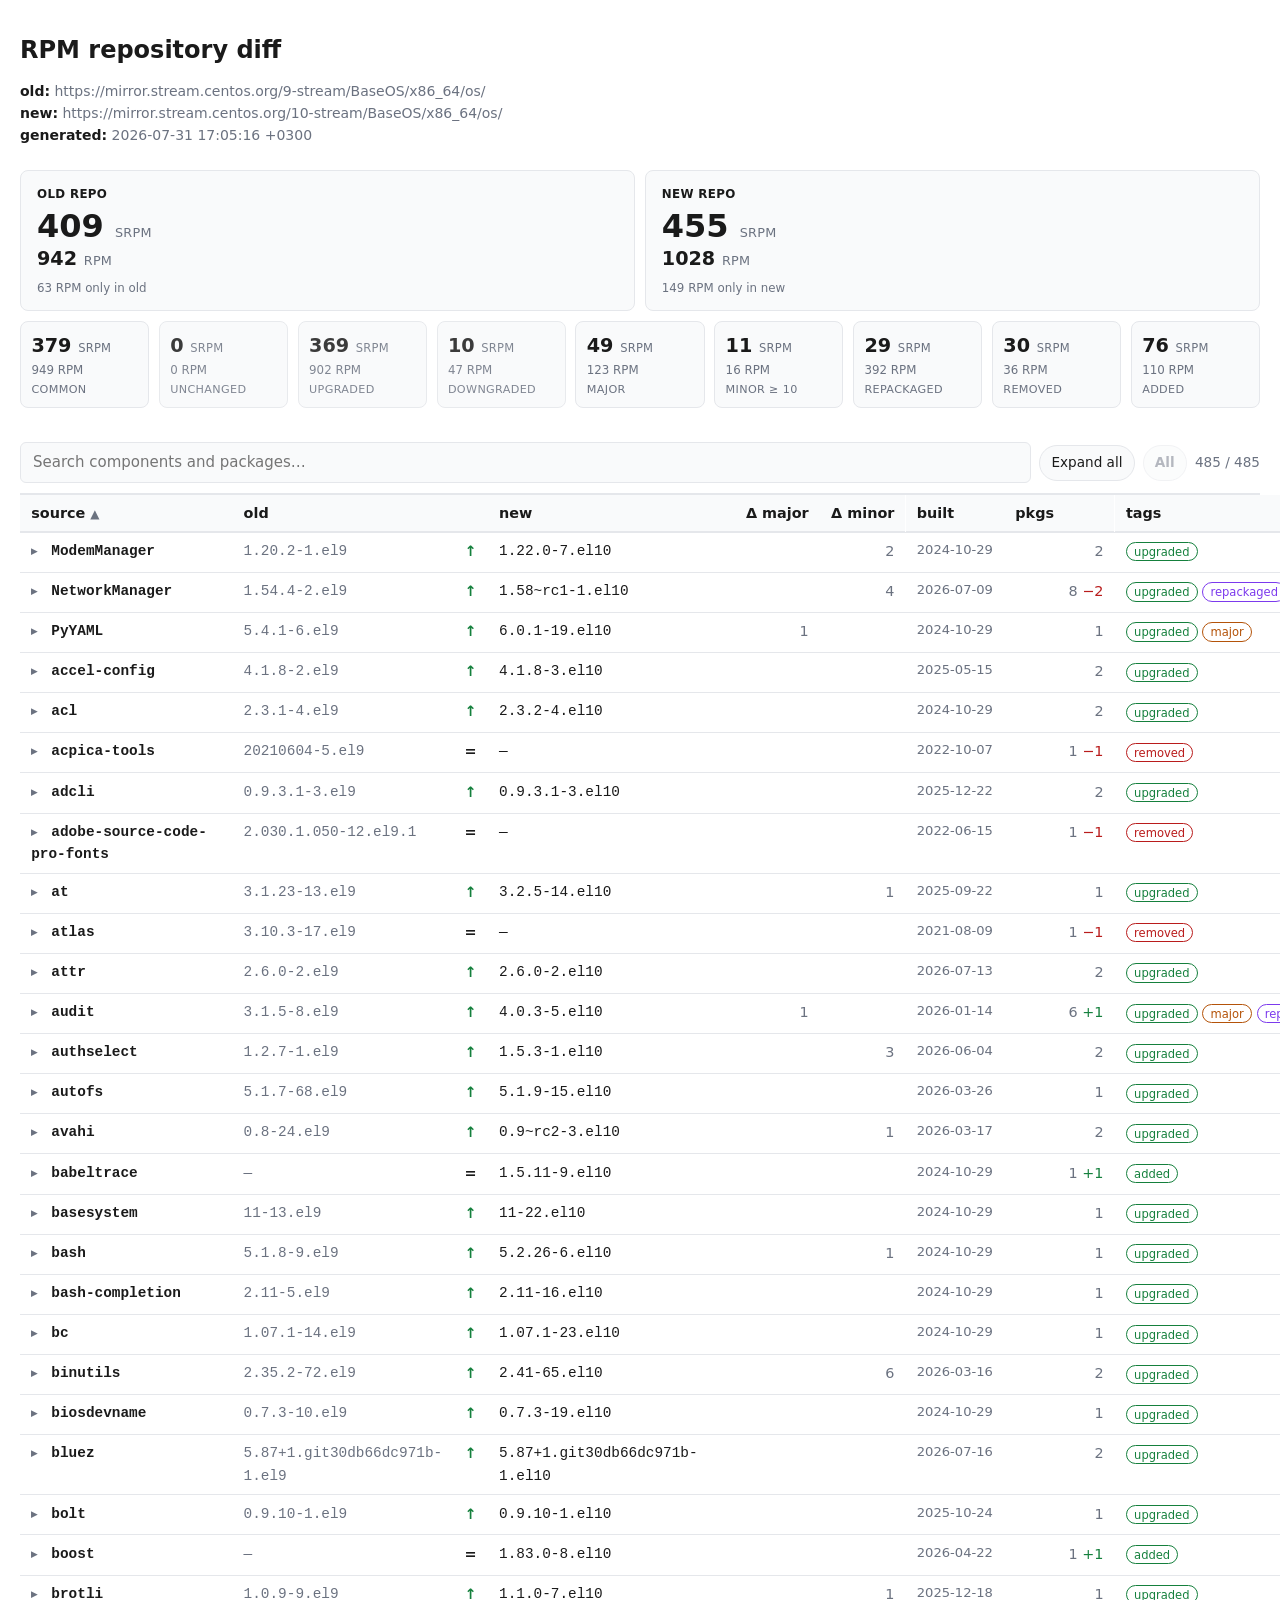
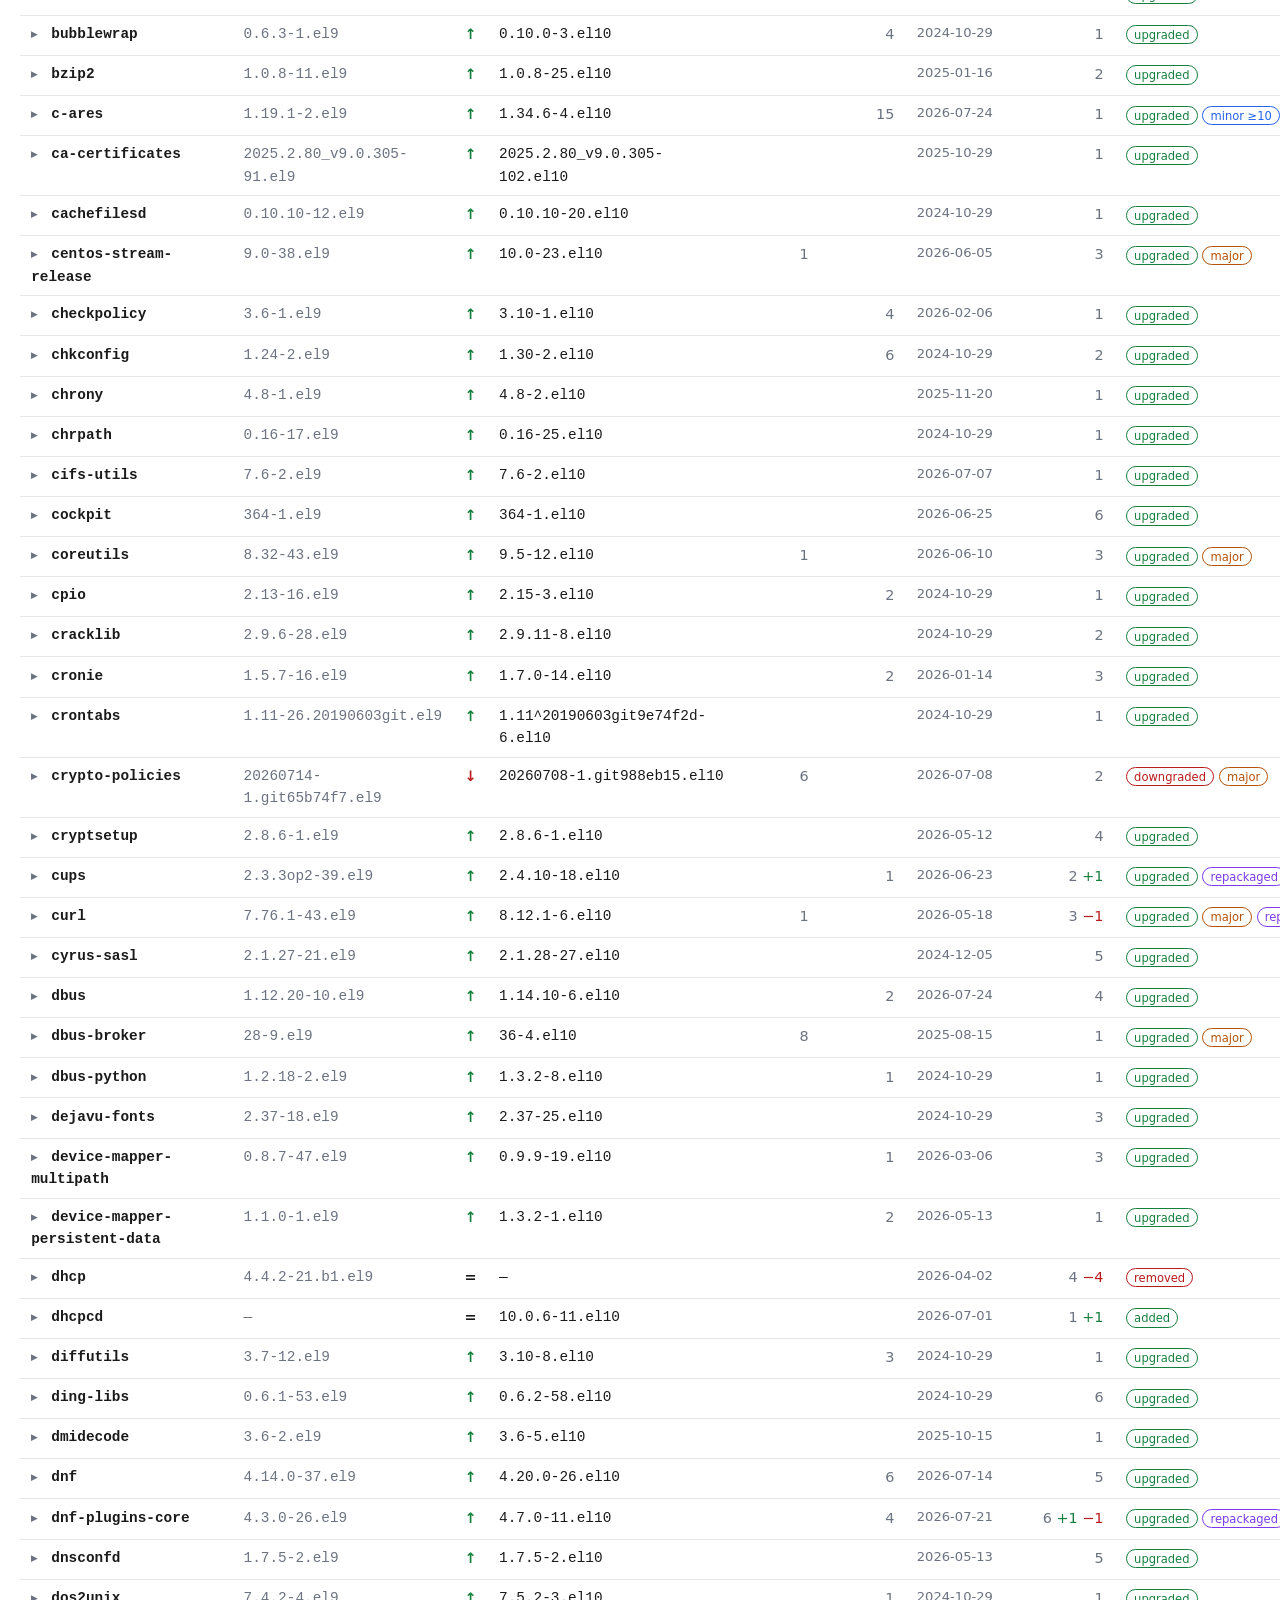
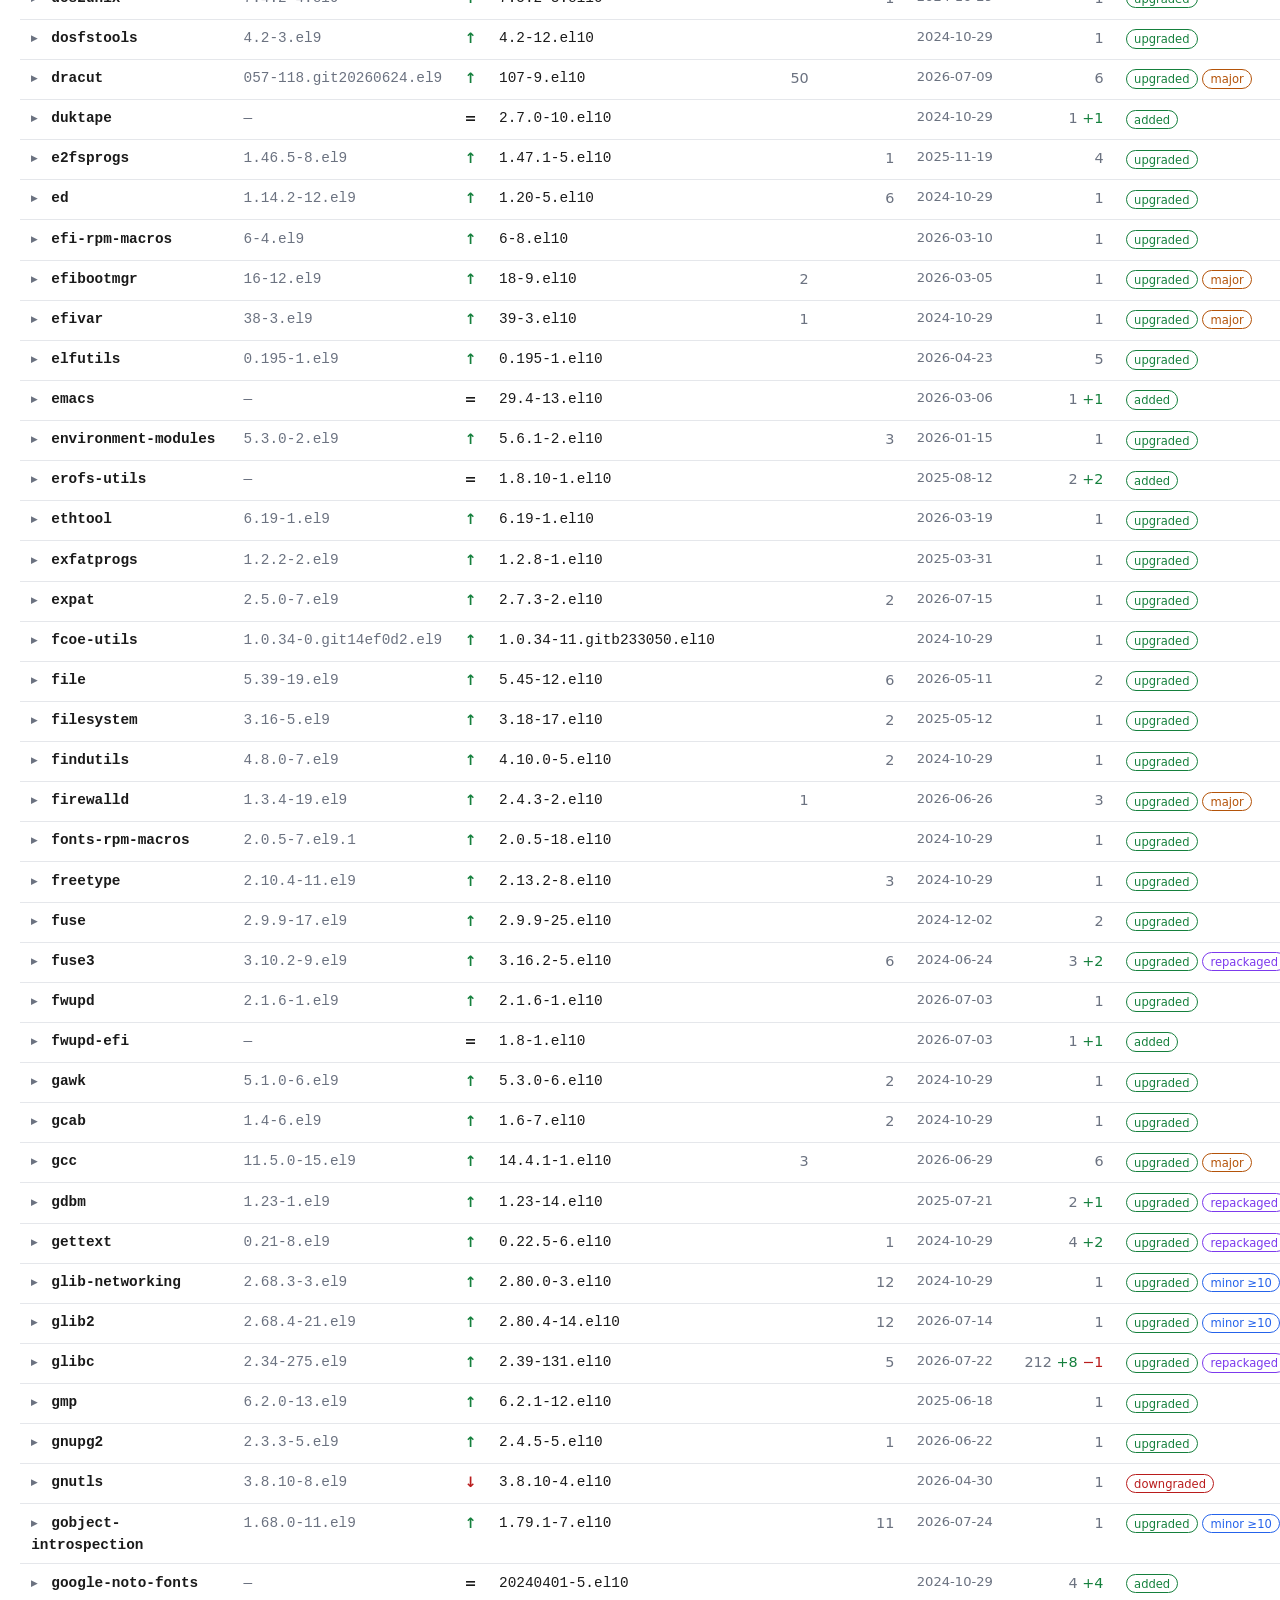
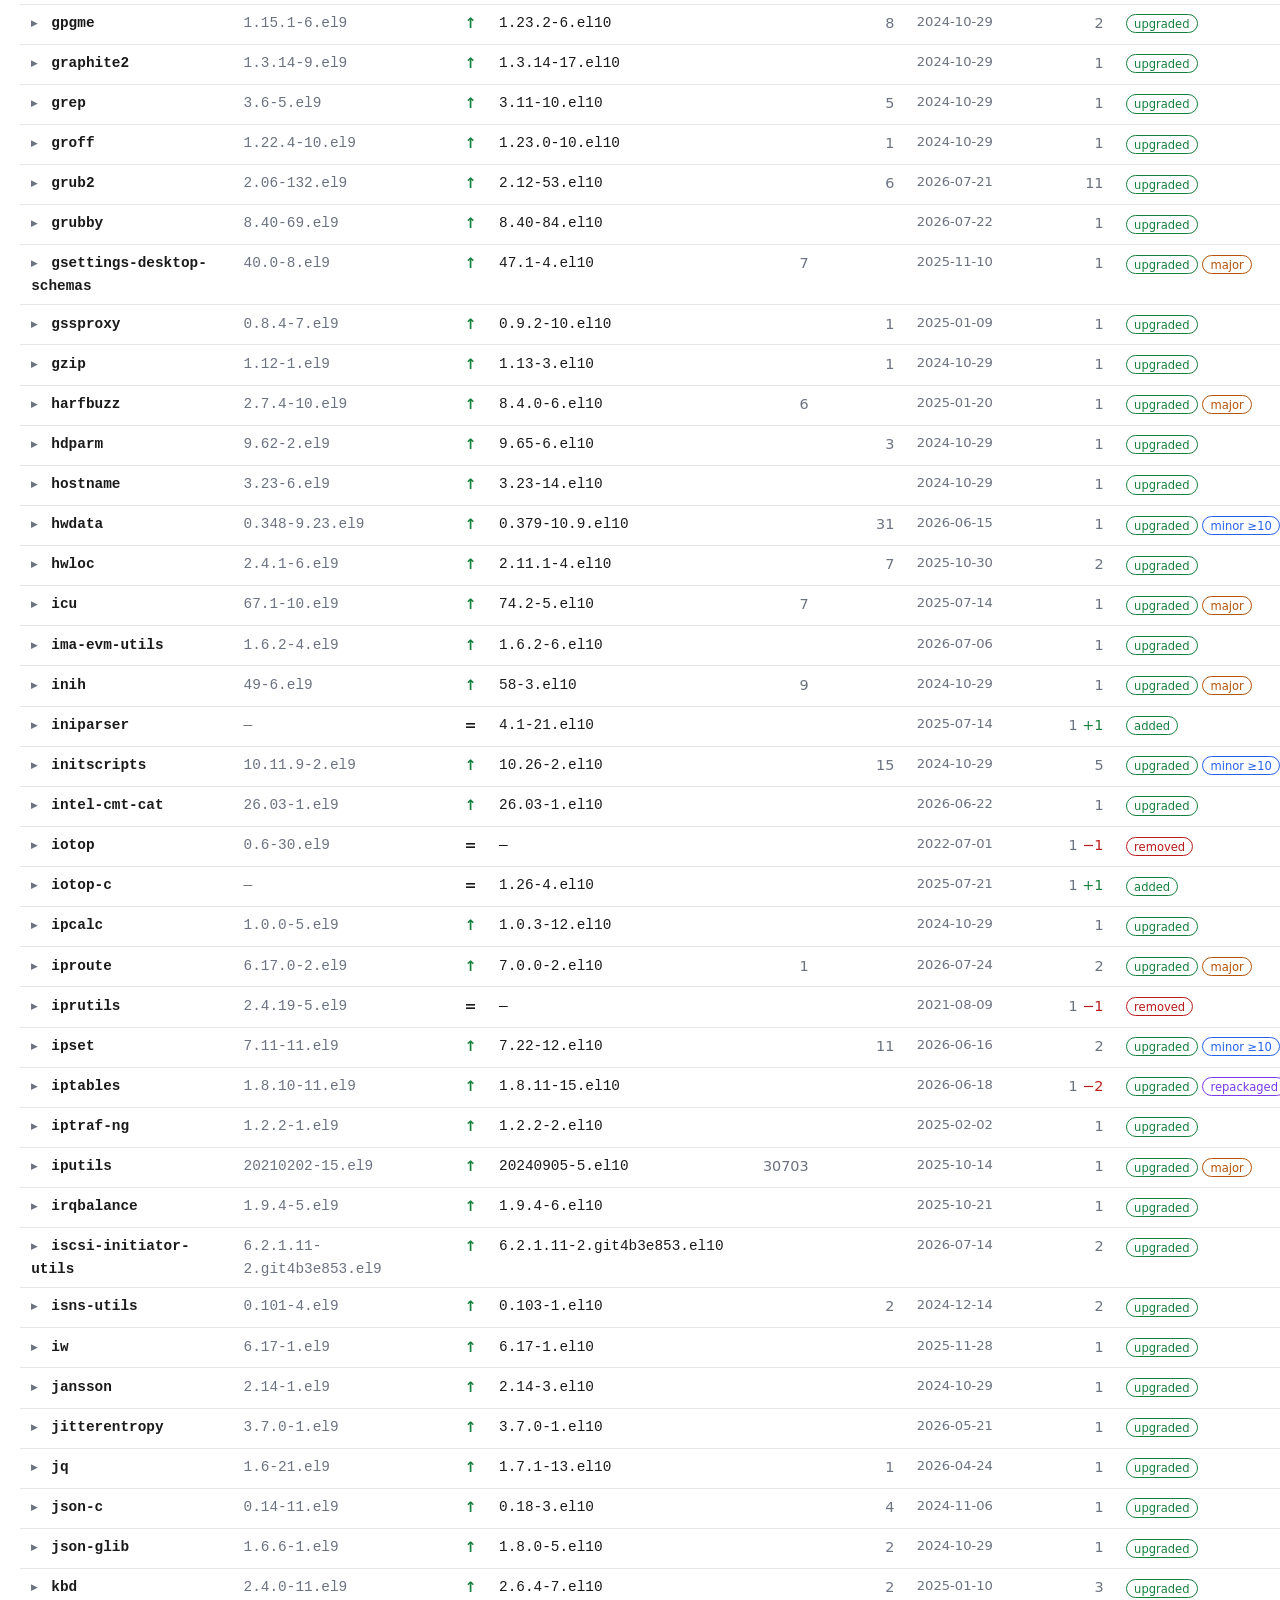
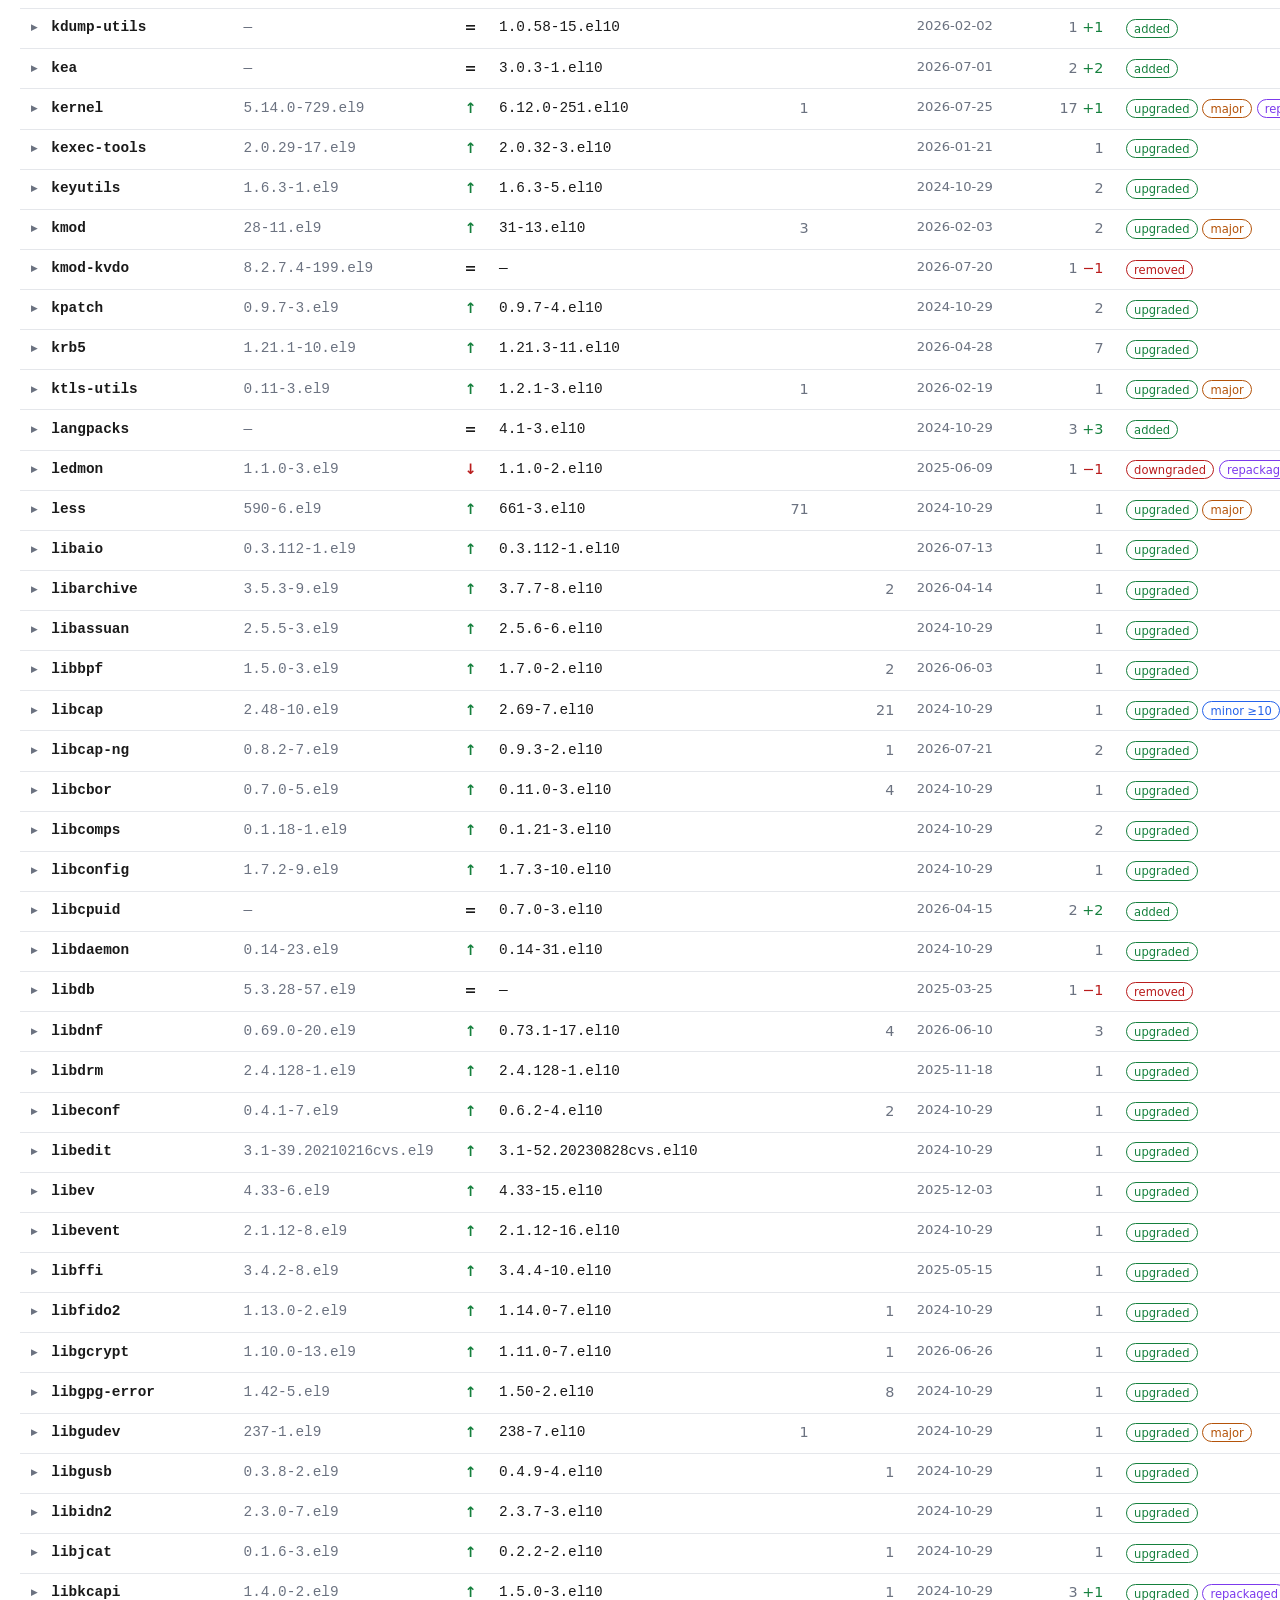
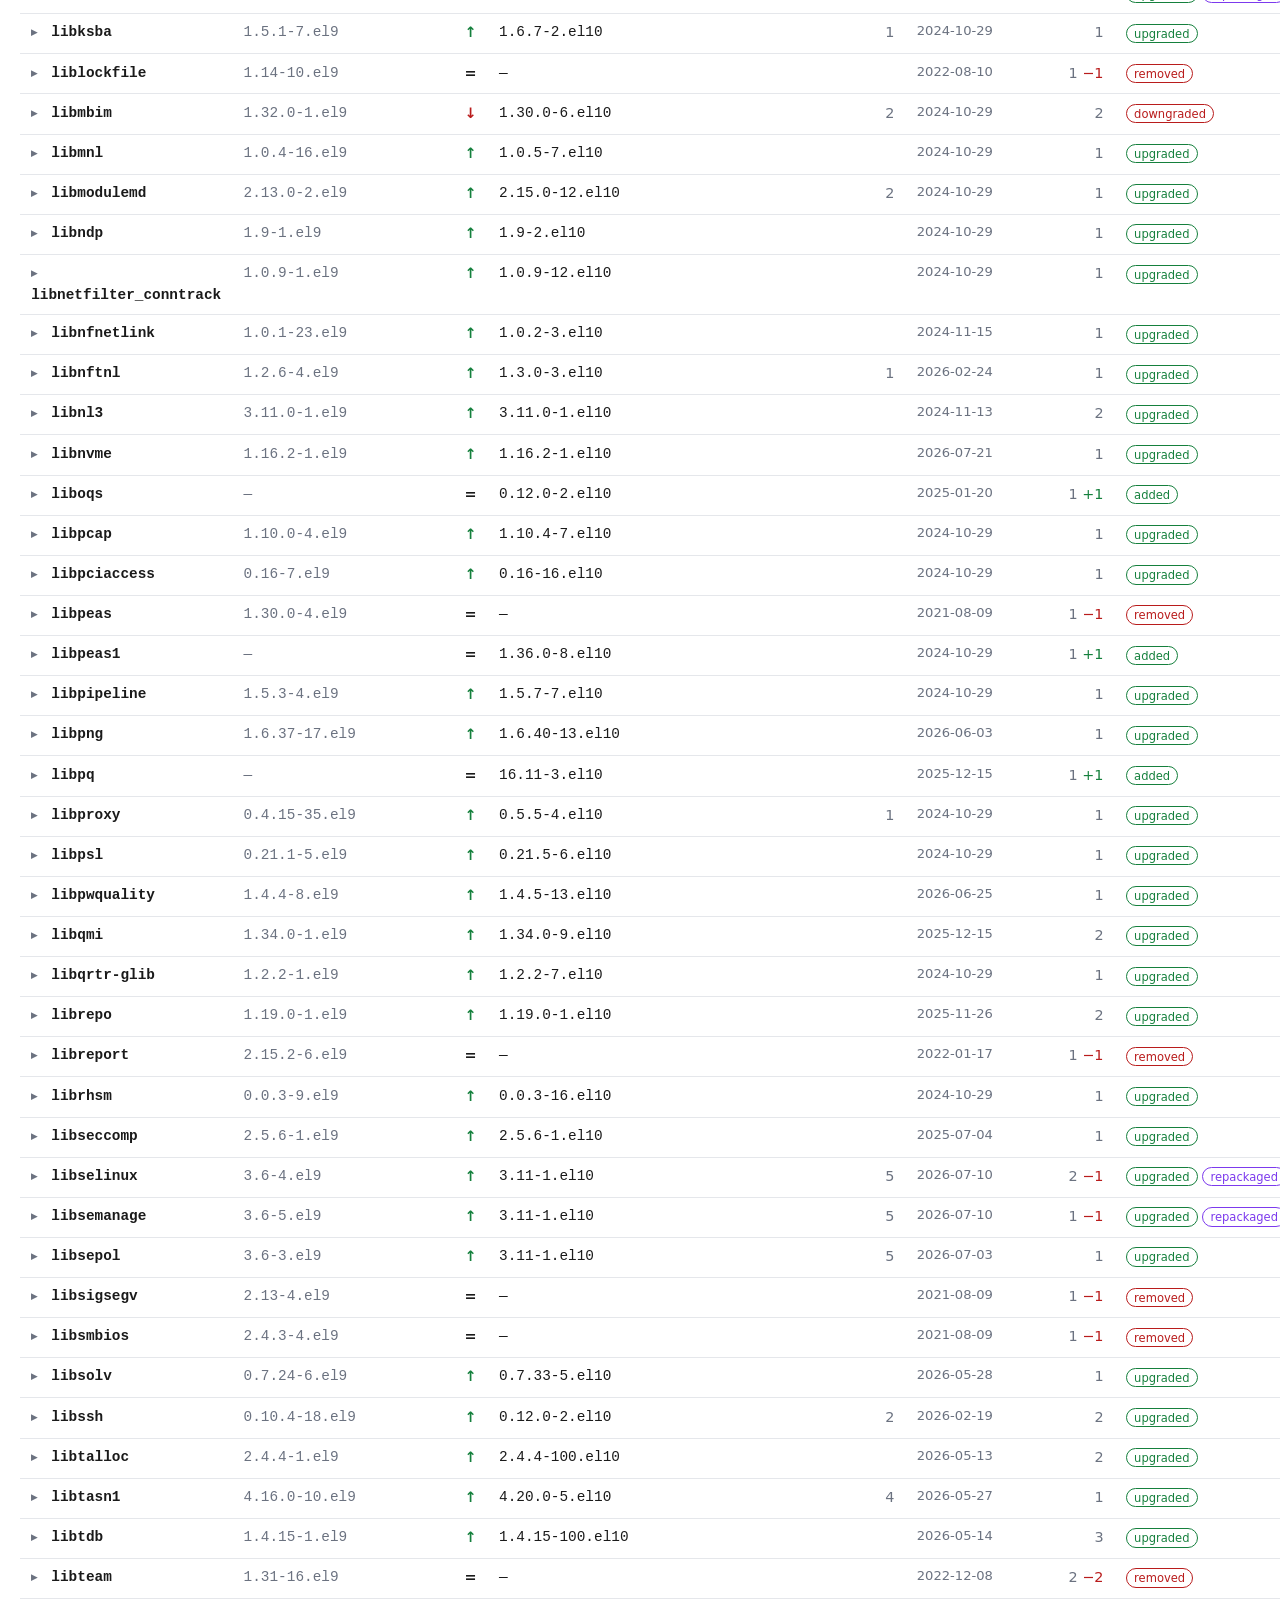
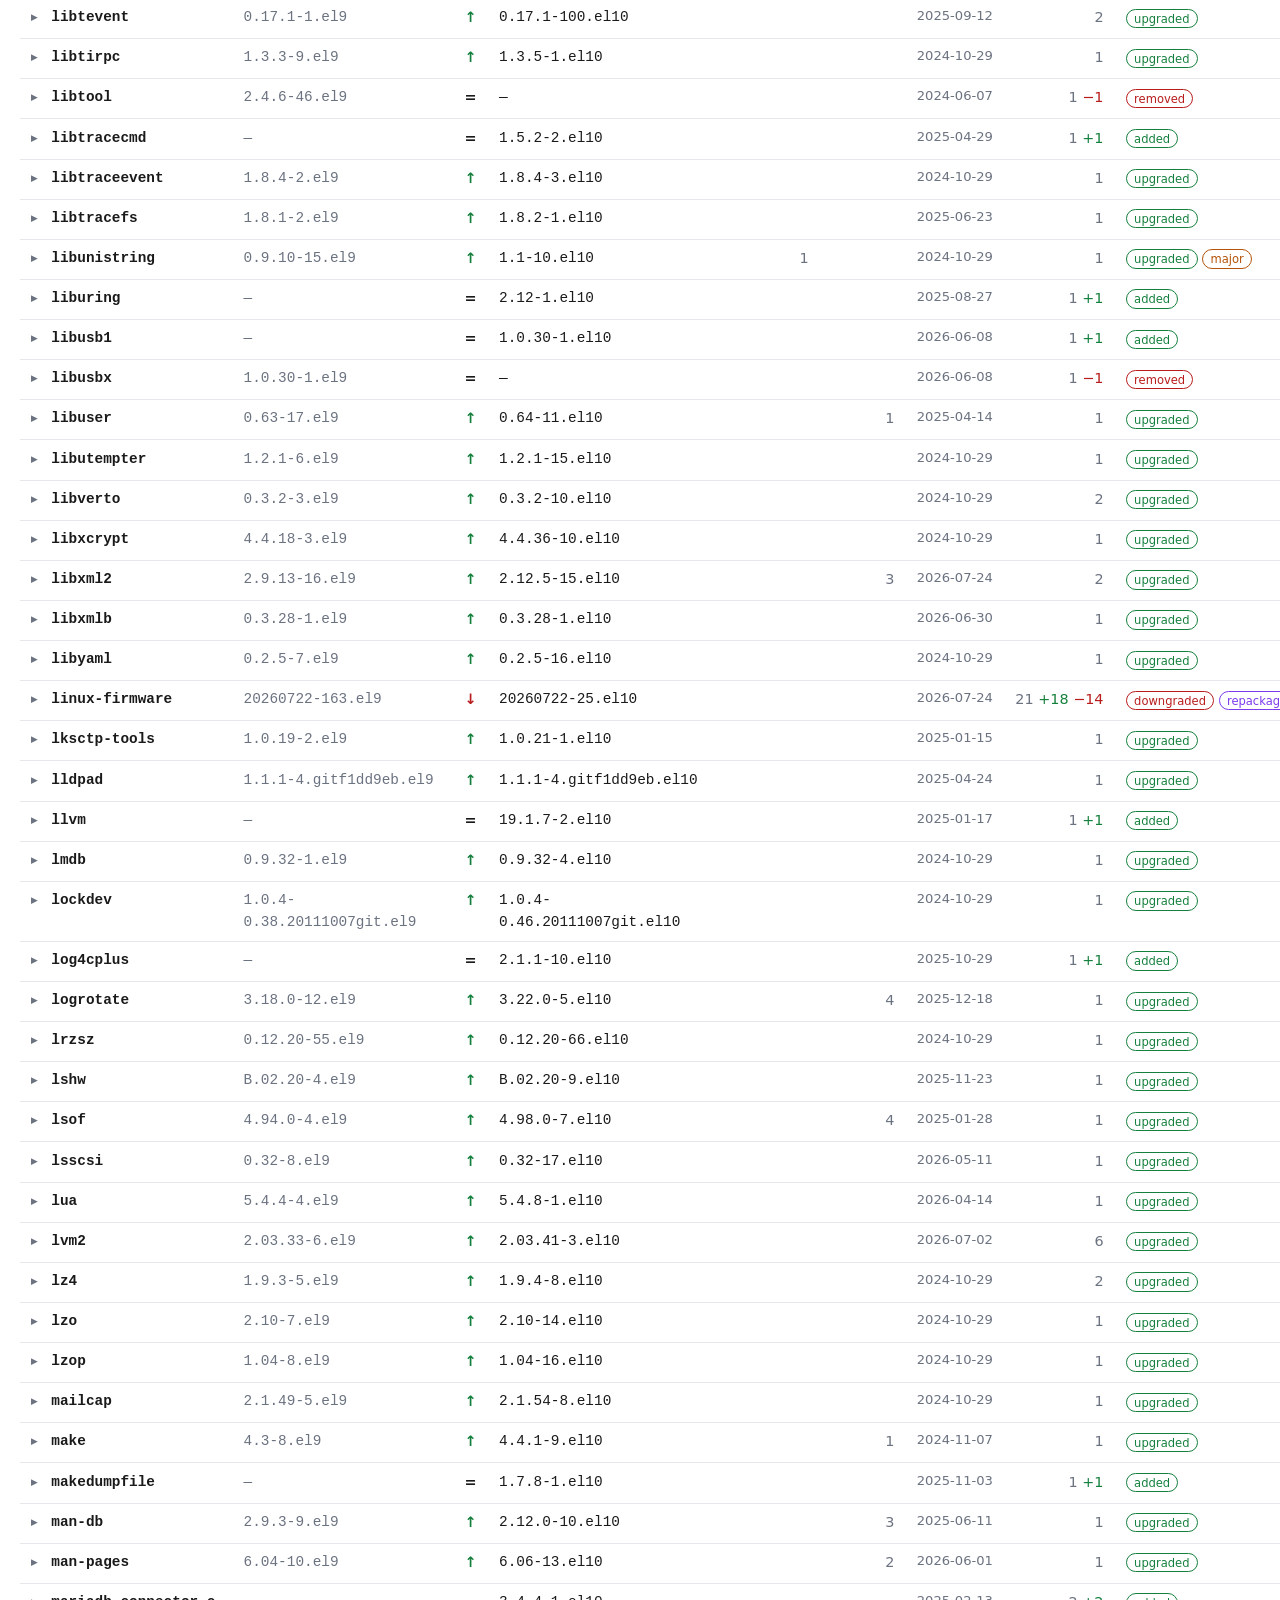
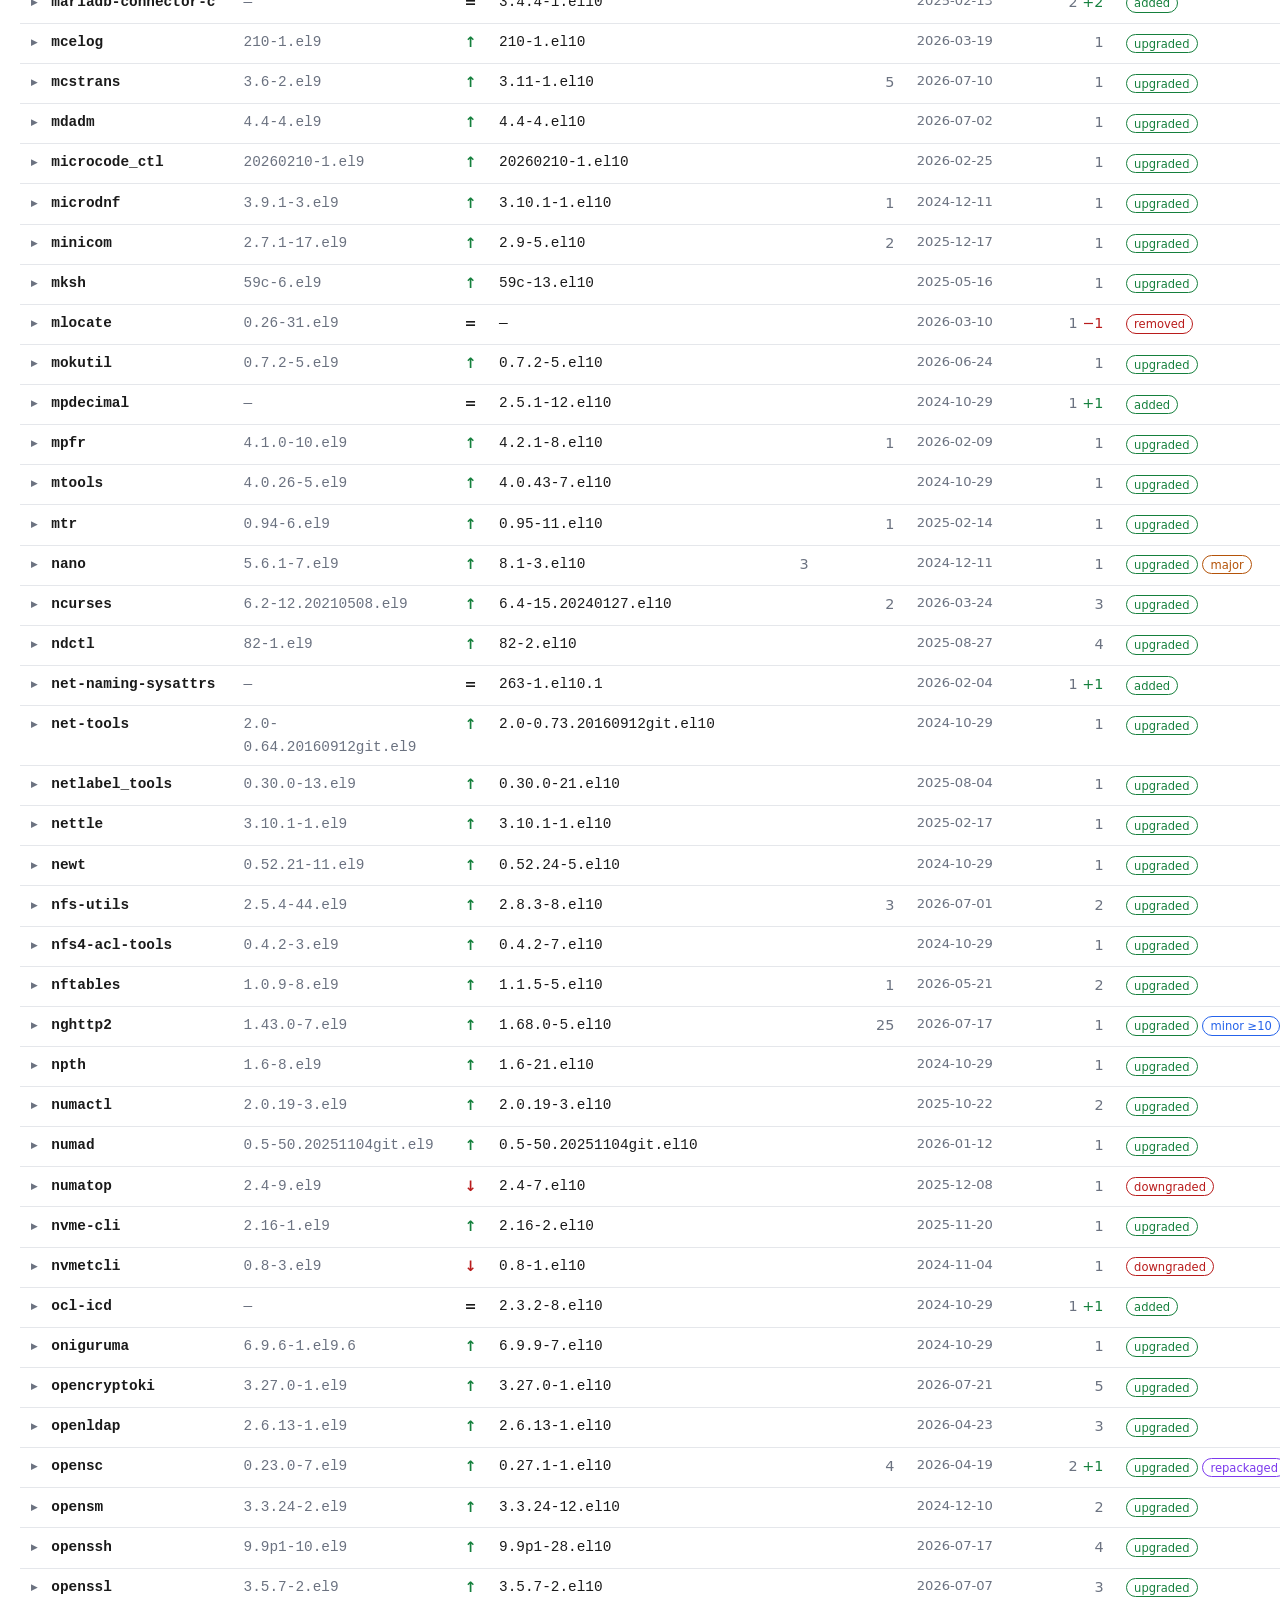
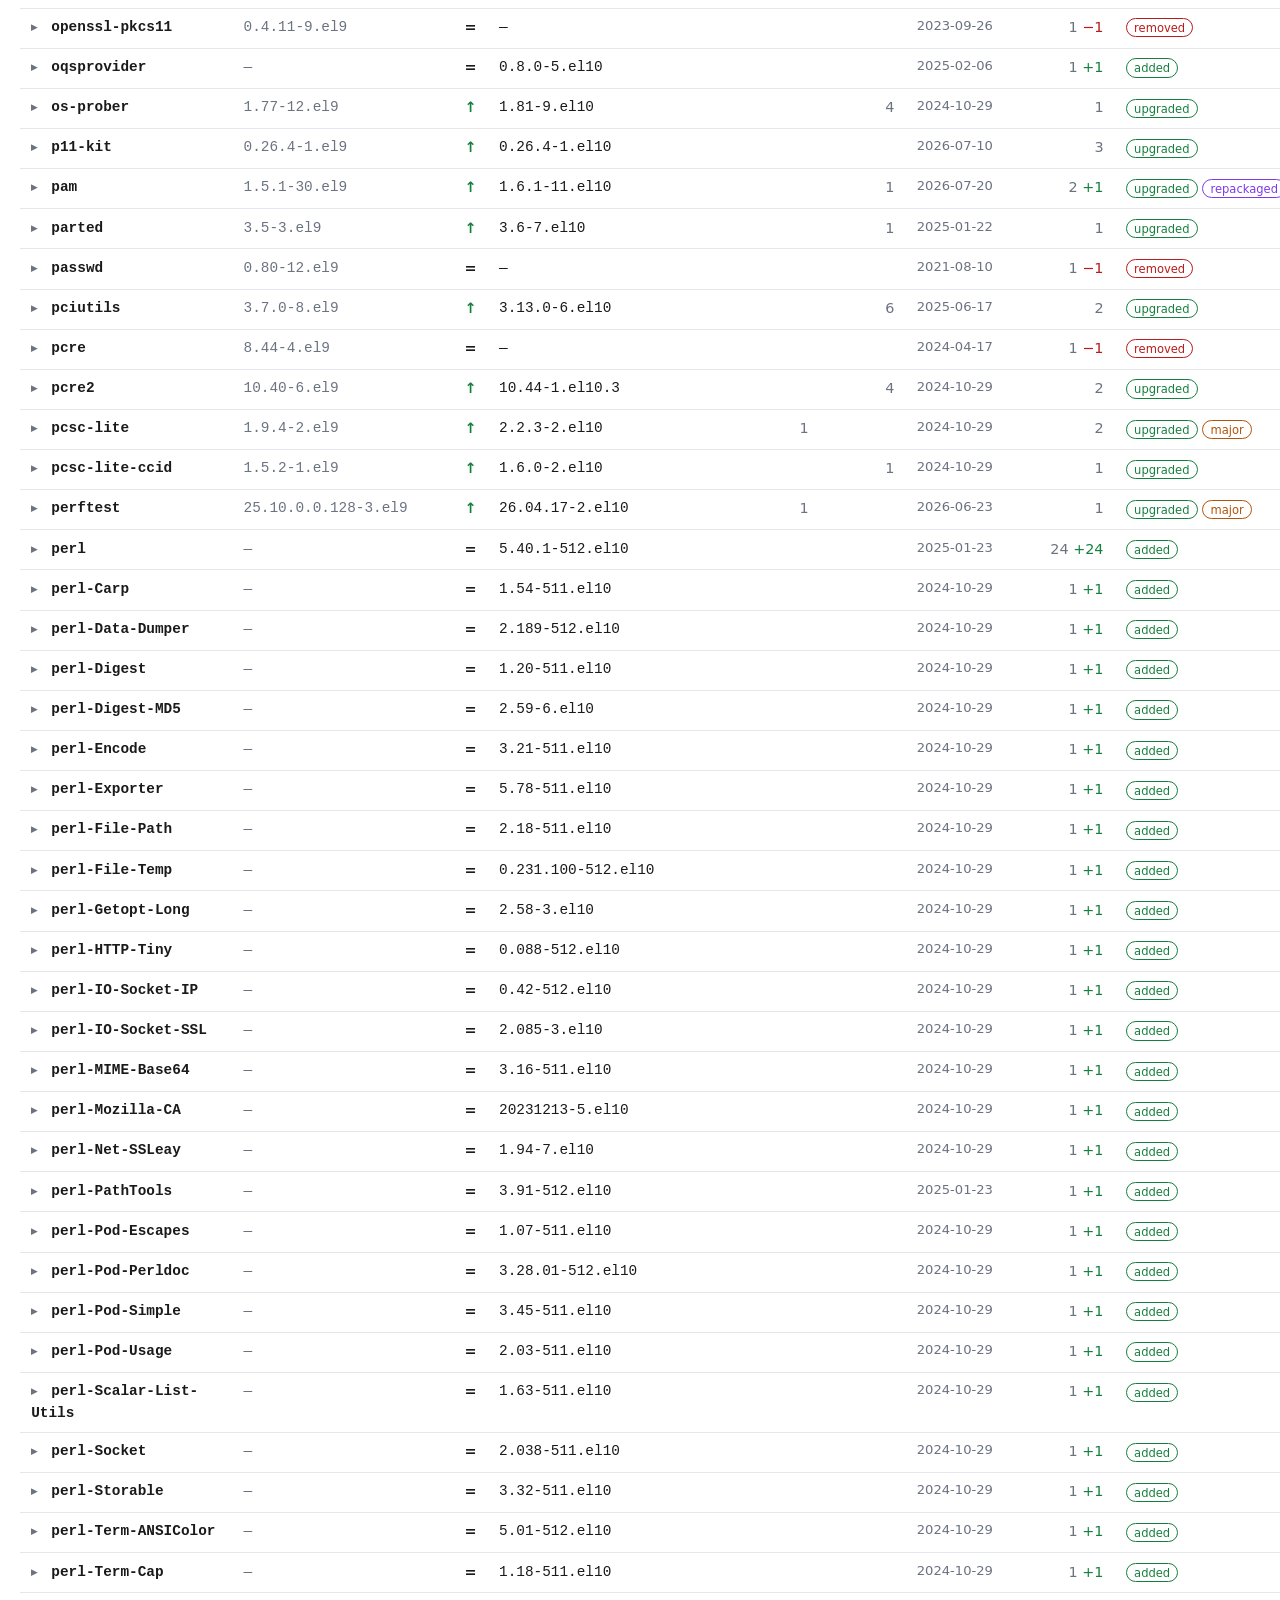
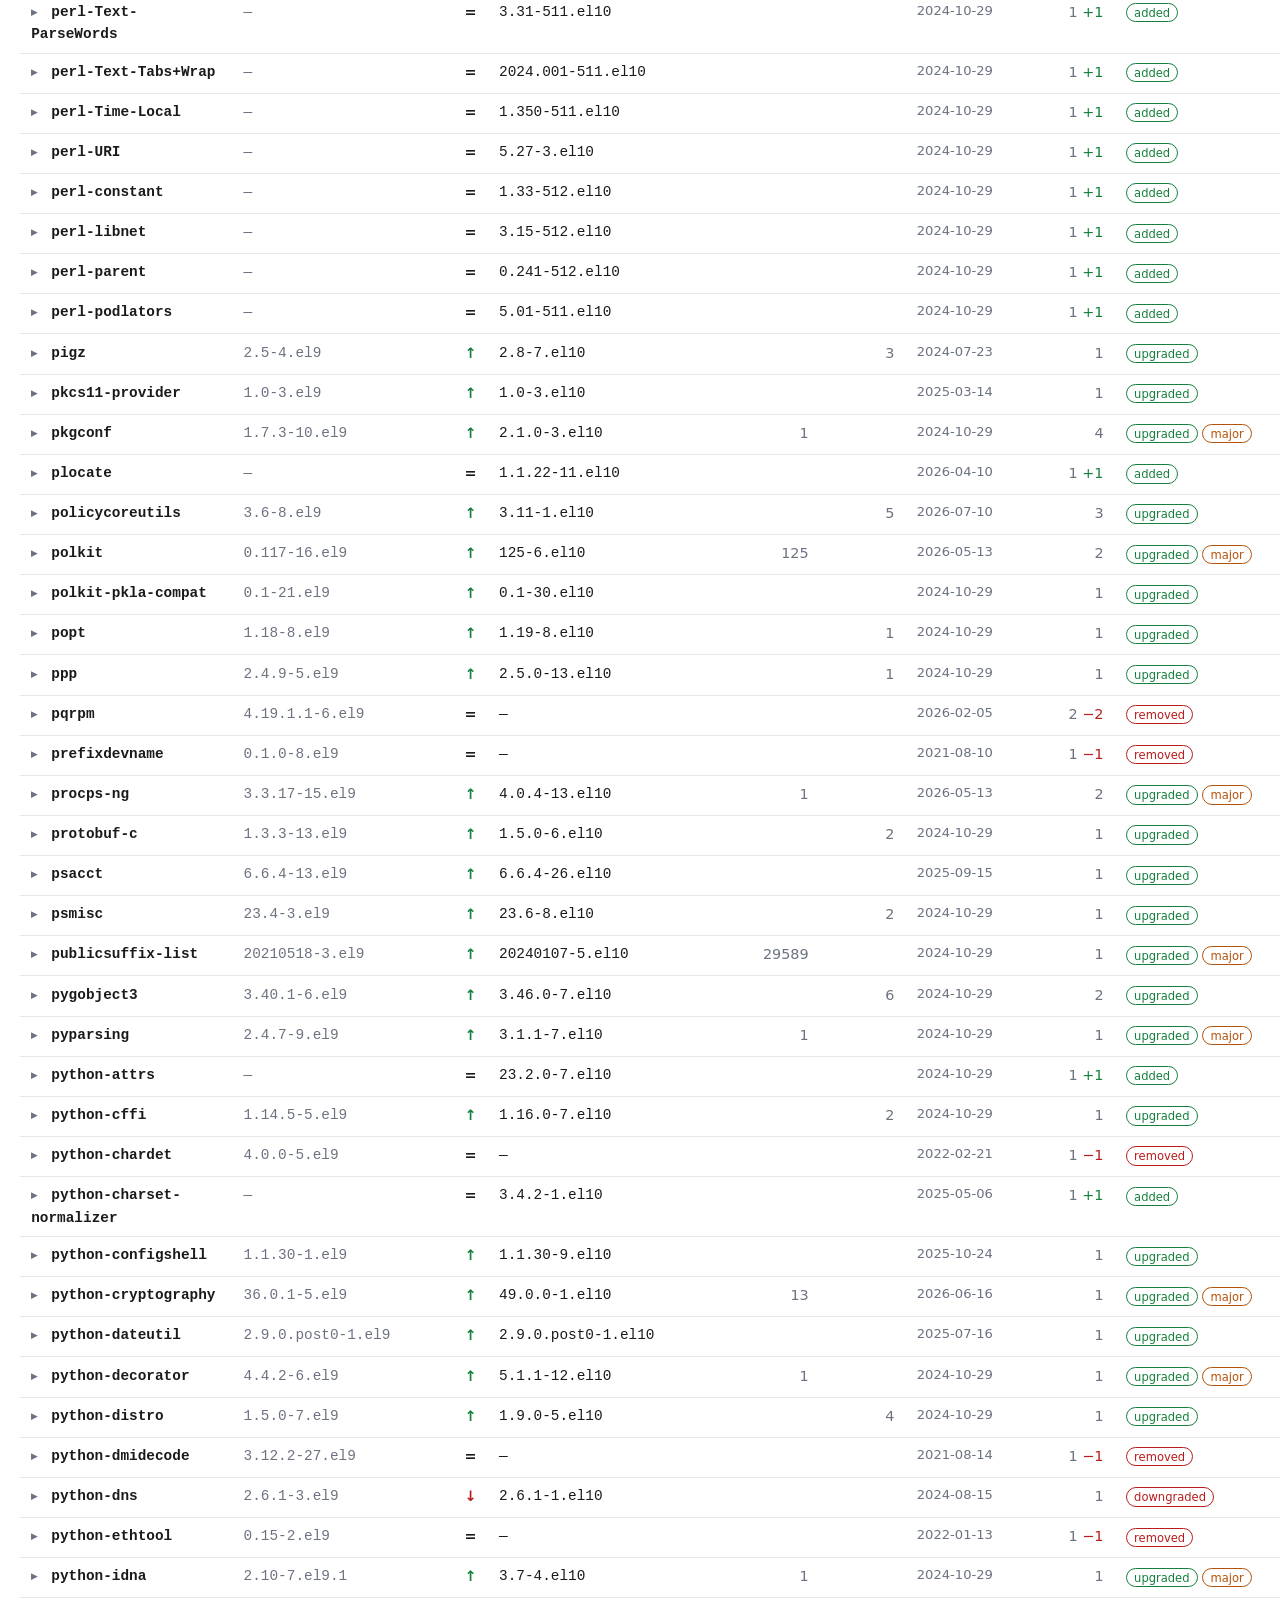
<file: tools/dashboard/docs/ref.html>
<!doctype html>
<html lang="ru">
<head>
<meta charset="utf-8">
<meta name="viewport" content="width=device-width, initial-scale=1">
<title>RPM repository diff</title>
<style>
:root {
  --bg: #ffffff; --fg: #1a1a1a; --muted: #6b7280; --line: #e5e7eb;
  --card: #f9fafb; --accent: #2563eb; --up: #15803d; --down: #b91c1c;
  --major: #b45309; --added: #15803d; --removed: #b91c1c; --repack: #7c3aed;
  --hit: #fde68a; --hitfg: #1a1a1a;
  /* высоту панели фильтров проставляет JS — от неё зависит смещение
     «липкой» шапки таблицы. Значение здесь — запасное, до первого замера. */
  --controls-h: 3.4rem;
}
@media (prefers-color-scheme: dark) {
  :root {
    --bg: #0f1115; --fg: #e6e6e6; --muted: #9ca3af; --line: #262a33;
    --card: #171a21; --accent: #60a5fa; --up: #4ade80; --down: #f87171;
    --major: #fbbf24; --added: #4ade80; --removed: #f87171; --repack: #c4b5fd;
    --hit: #78350f; --hitfg: #fef3c7;
  }
}
* { box-sizing: border-box; }
body {
  margin: 0; padding: 2rem 1.25rem 4rem; background: var(--bg); color: var(--fg);
  font: 15px/1.55 system-ui, -apple-system, "Segoe UI", Roboto, sans-serif;
}
.wrap { max-width: 1400px; margin: 0 auto; }
h1 { font-size: 1.5rem; margin: 0 0 .75rem; }
.meta { color: var(--muted); font-size: .875rem; margin-bottom: 1.5rem; }
.meta div { overflow-wrap: anywhere; }
.meta b { color: var(--fg); font-weight: 600; }
.cards { display: grid; gap: .6rem; }
/* Итоги репозиториев — крупно; что изменилось — плотной сеткой помельче. */
.cards.global { grid-template-columns: repeat(auto-fit, minmax(230px, 1fr));
  margin-bottom: .6rem; }
.cards.diff { grid-template-columns: repeat(auto-fit, minmax(112px, 1fr));
  margin-bottom: 1.5rem; }
.card { background: var(--card); border: 1px solid var(--line); border-radius: 8px;
  padding: .55rem .65rem; }
.card .n { font-size: 1.2rem; font-weight: 650; font-variant-numeric: tabular-nums; }
.card .unit { font-size: .72rem; font-weight: 500; color: var(--muted);
  letter-spacing: .02em; }
/* Пересчёт компонентов в бинарные пакеты — отдельной строкой под основным числом. */
.card .rpm { font-size: .74rem; font-weight: 500; color: var(--muted);
  font-variant-numeric: tabular-nums; margin-bottom: .15rem; min-height: 1em; }
.card .l { font-size: .7rem; color: var(--muted); text-transform: uppercase;
  letter-spacing: .03em; }
.card.sub { opacity: .85; }
.card.big { padding: .85rem 1rem; }
.card.big .l { font-size: .74rem; font-weight: 700; color: var(--fg);
  margin-bottom: .35rem; }
.card.big .n { font-size: 2rem; line-height: 1.1; }
.card.big .n2 { font-size: 1.2rem; font-weight: 650; font-variant-numeric: tabular-nums;
  color: var(--fg); }
.card.big .unit { font-size: .8rem; }
.card.big .rpm { margin: .3rem 0 0; }
.card.clickable { cursor: pointer; }
.card.clickable:hover { border-color: var(--accent); }
.card.clickable:focus-visible { outline: 2px solid var(--accent); outline-offset: 2px; }
.card[aria-pressed=true] { border-color: var(--accent);
  box-shadow: inset 0 0 0 1px var(--accent); }
.card[aria-pressed=true] .n { color: var(--accent); }
.controls { display: flex; flex-wrap: wrap; gap: .5rem; align-items: center;
  position: sticky; top: 0; background: var(--bg); padding: .6rem 0; z-index: 20;
  border-bottom: 1px solid var(--line); }
input[type=search] {
  flex: 1 1 auto; min-width: 200px; padding: .5rem .75rem; border-radius: 6px;
  border: 1px solid var(--line); background: var(--card); color: var(--fg); font: inherit;
}
input[type=search]:focus { outline: 2px solid var(--accent); outline-offset: -1px;
  border-color: var(--accent); }
button {
  padding: .4rem .7rem; border-radius: 999px; border: 1px solid var(--line);
  background: var(--card); color: var(--fg); font: inherit; font-size: .85rem; cursor: pointer;
}
button:hover { border-color: var(--accent); }
.toggle { flex: 0 0 auto; white-space: nowrap; }
.toggle[disabled] { opacity: .5; cursor: default; }
/* Показывает активный фильтр и сбрасывает его. Пока фильтра нет — погашена. */
.reset { flex: 0 0 auto; white-space: nowrap; font-weight: 600; }
.reset[disabled] { opacity: .5; cursor: default; color: var(--muted); }
.reset:not([disabled]) { background: var(--accent); border-color: var(--accent);
  color: #fff; }
.count { color: var(--muted); font-size: .85rem; margin-left: auto; font-variant-numeric: tabular-nums; }
/* Никакого overflow на обёртке: он сделал бы её скролл-контейнером,
   и sticky-шапка стала бы отсчитываться от неё, а не от окна. */
.tablewrap { border-top: 1px solid var(--line); }
table { border-collapse: collapse; width: 100%; font-size: .9rem; }
th, td { text-align: left; padding: .45rem .7rem; border-bottom: 1px solid var(--line);
  vertical-align: top; }
thead th {
  position: sticky; top: var(--controls-h); background: var(--card); z-index: 10;
  cursor: pointer; user-select: none; white-space: nowrap;
  /* border-bottom у sticky-ячейки при border-collapse не рисуется */
  box-shadow: inset 0 -1px 0 var(--line);
}
thead th:hover { color: var(--accent); }
thead th .arrow { color: var(--muted); font-size: .75rem; }
tr.src-row { cursor: pointer; }
tr.src-row:hover > td { background: var(--card); }
/* break-word, а не anywhere: последний рвёт версию посередине, и 'el10'
   превращается в 'el1 0'. Он же участвует в расчёте min-content, из-за
   чего таблица ужимает колонки сильнее, чем нужно. */
td.src { font-family: ui-monospace, SFMono-Regular, Menlo, monospace; font-weight: 600;
  overflow-wrap: break-word; }
td.ver { font-family: ui-monospace, SFMono-Regular, Menlo, monospace; color: var(--muted);
  overflow-wrap: break-word; }
/* На узком экране десять колонок не помещаются. Рваная версия там лучше,
   чем горизонтальная прокрутка всей страницы вместе с панелью поиска. */
@media (max-width: 1250px) {
  td.src, td.ver { overflow-wrap: anywhere; }
  td.tags { white-space: normal; }
}
td.ver.new { color: var(--fg); }
td.dir { text-align: center; font-weight: 700; white-space: nowrap; }
.up td.dir { color: var(--up); }
.down td.dir { color: var(--down); }
td.delta, td.pkgs, td.built { text-align: right; font-variant-numeric: tabular-nums;
  color: var(--muted); white-space: nowrap; }
td.built { font-size: .82rem; }
td.koji { text-align: right; white-space: nowrap; }
a.koji { display: inline-block; padding: .12rem .5rem; border-radius: 999px;
  border: 1px solid var(--line); color: var(--accent); text-decoration: none;
  font-size: .72rem; font-weight: 500; }
a.koji:hover { border-color: var(--accent); background: var(--bg); }
td.tags { white-space: nowrap; }
.chev { display: inline-block; width: 1em; color: var(--muted); font-size: .8em; }
.tag { font-size: .72rem; padding: .1rem .45rem; border-radius: 999px;
  border: 1px solid currentColor; white-space: nowrap; }
/* Теги в строках компонентов — те же фильтры, что и кубики: клик включает. */
.tag[data-filter] { cursor: pointer; }
.tag[data-filter]:hover { box-shadow: 0 0 0 1px currentColor; }
.tag.major { color: var(--major); }
.tag.minor { color: var(--accent); }
.tag.repackaged { color: var(--repack); }
.tag.added { color: var(--added); }
.tag.removed { color: var(--removed); }
.tag.upgraded { color: var(--up); }
.tag.downgraded { color: var(--down); }
.tag.unchanged { color: var(--muted); }
tr.bin-row > td { background: var(--card); font-size: .85rem; }
tr.bin-row td.src { font-weight: 400; padding-left: 2.4rem; position: relative; }
tr.bin-row td.src::before { content: "└"; position: absolute; left: 1.4rem;
  color: var(--line); }
tr.bin-row.added td.src { color: var(--added); }
tr.bin-row.removed td.src { color: var(--removed); text-decoration: line-through; }
tr.bin-row.hit > td { background: var(--hit); color: var(--hitfg); }
tr.bin-row.hit td.ver { color: var(--hitfg); }
.empty { padding: 2rem; text-align: center; color: var(--muted); }
/* Подсказка живёт одна на всю страницу и позиционируется скриптом,
   иначе у крайних кубиков она вылезала бы за край окна. */
#tip { position: fixed; display: none; z-index: 100; max-width: 320px;
  background: var(--fg); color: var(--bg); font-size: .78rem; line-height: 1.45;
  padding: .5rem .65rem; border-radius: 6px; pointer-events: none;
  box-shadow: 0 6px 18px rgba(0, 0, 0, .28); }
</style>
</head>
<body>
<div class="wrap">
<h1>RPM repository diff</h1>
<div class="meta"><div><b>old:</b> https://mirror.stream.centos.org/9-stream/BaseOS/x86_64/os/</div><div><b>new:</b> https://mirror.stream.centos.org/10-stream/BaseOS/x86_64/os/</div><div><b>generated:</b> 2026-07-31 17:05:16 +0300</div></div>
<div class="cards global"><div class="card big clickable" data-filter="in-old" data-tip="Итог старого репозитория: 409 SRPM и собранные из них 942 RPM. Из этих RPM 63 отсутствуют в новом репозитории. Клик оставит в таблице только компоненты, которые есть в старом репозитории: общие и удалённые." role="button" tabindex="0" aria-pressed="false"><div class="l">old repo</div><div class="n">409 <span class="unit">SRPM</span></div><div class="n2">942 <span class="unit">RPM</span></div><div class="rpm">63 RPM only in old</div></div><div class="card big clickable" data-filter="in-new" data-tip="Итог нового репозитория: 455 SRPM и собранные из них 1028 RPM. Из этих RPM 149 отсутствуют в старом репозитории. Клик оставит в таблице только компоненты, которые есть в новом репозитории: общие и добавленные." role="button" tabindex="0" aria-pressed="false"><div class="l">new repo</div><div class="n">455 <span class="unit">SRPM</span></div><div class="n2">1028 <span class="unit">RPM</span></div><div class="rpm">149 RPM only in new</div></div></div>
<div class="cards diff"><div class="card clickable" data-filter="common" data-tip="Компоненты, присутствующие в обоих репозиториях: unchanged + upgraded + downgraded. Число RPM — объединение бинарников с обеих сторон, поэтому оно не совпадает ни со старым итогом, ни с новым." role="button" tabindex="0" aria-pressed="false"><div class="n">379 <span class="unit">SRPM</span></div><div class="rpm">949 RPM</div><div class="l">Common</div></div><div class="card sub clickable" data-filter="unchanged" data-tip="Общие компоненты, у которых version-release исходного пакета не изменился." role="button" tabindex="0" aria-pressed="false"><div class="n">0 <span class="unit">SRPM</span></div><div class="rpm">0 RPM</div><div class="l">Unchanged</div></div><div class="card sub clickable" data-filter="upgraded" data-tip="Общие компоненты, у которых версия исходного пакета выросла." role="button" tabindex="0" aria-pressed="false"><div class="n">369 <span class="unit">SRPM</span></div><div class="rpm">902 RPM</div><div class="l">Upgraded</div></div><div class="card sub clickable" data-filter="downgraded" data-tip="Общие компоненты, у которых версия исходного пакета в новом репозитории ниже, чем в старом." role="button" tabindex="0" aria-pressed="false"><div class="n">10 <span class="unit">SRPM</span></div><div class="rpm">47 RPM</div><div class="l">Downgraded</div></div><div class="card clickable" data-filter="major" data-tip="Изменился первый компонент версии исходного пакета. Epoch не учитывается: в имени .src.rpm его нет." role="button" tabindex="0" aria-pressed="false"><div class="n">49 <span class="unit">SRPM</span></div><div class="rpm">123 RPM</div><div class="l">Major</div></div><div class="card clickable" data-filter="minor" data-tip="Мажорная версия та же, а минорная отличается на 10 или больше. С Major не пересекается." role="button" tabindex="0" aria-pressed="false"><div class="n">11 <span class="unit">SRPM</span></div><div class="rpm">16 RPM</div><div class="l">Minor ≥ 10</div></div><div class="card clickable" data-filter="repackaged" data-tip="Компонент остался, но набор его бинарных пакетов изменился: часть ушла, часть добавилась. Разверните строку, чтобы увидеть какие именно." role="button" tabindex="0" aria-pressed="false"><div class="n">29 <span class="unit">SRPM</span></div><div class="rpm">392 RPM</div><div class="l">Repackaged</div></div><div class="card clickable" data-filter="removed" data-tip="Компоненты, которых нет в новом репозитории, вместе со всеми их бинарными пакетами." role="button" tabindex="0" aria-pressed="false"><div class="n">30 <span class="unit">SRPM</span></div><div class="rpm">36 RPM</div><div class="l">Removed</div></div><div class="card clickable" data-filter="added" data-tip="Компоненты, которых не было в старом репозитории. Это не то же самое, что «RPM only in new» в кубике нового репозитория: там учтены ещё и пакеты, добавленные внутрь уже существовавших компонентов." role="button" tabindex="0" aria-pressed="false"><div class="n">76 <span class="unit">SRPM</span></div><div class="rpm">110 RPM</div><div class="l">Added</div></div></div>
<div class="controls" id="controls">
  <input type="search" id="q" placeholder="Search components and packages…" autocomplete="off">
  <button id="expand" class="toggle" data-tip="Развернуть или свернуть все строки, которые сейчас видны в таблице. Фильтр и поиск учитываются.">Expand all</button>
  <button id="reset" class="reset" data-filter="all" data-tip="Сбросить фильтр и показать все строки. Пока фильтр активен, здесь видно какой именно." disabled>All</button>
  <span class="count" id="count"></span>
</div>
<div class="tablewrap">
<table>
<thead><tr>
  <th data-sort="src">source <span class="arrow">▲</span></th>
  <th data-sort="old">old <span class="arrow"></span></th>
  <th></th>
  <th data-sort="new">new <span class="arrow"></span></th>
  <th data-sort="majorDelta" data-tip="На сколько изменился первый компонент версии SRPM. Пусто, если он не изменился или не начинается с цифры. Клик — сортировка по этой колонке.">Δ major <span class="arrow"></span></th>
  <th data-sort="delta" data-tip="На сколько изменился второй компонент версии SRPM. Пусто при смене мажора: минорный счётчик тогда обнуляется, и разница между старым и новым минором ничего не значит.">Δ minor <span class="arrow"></span></th>
  <th data-sort="built" data-tip="Когда собран пакет — из поля time build в метаданных. У компонента это позднейшая сборка среди его бинарников. Сортировка показывает самые залежавшиеся.">built <span class="arrow"></span></th>
  <th data-sort="pkgs" data-tip="Сколько бинарных пакетов в компоненте и как изменился их состав: +добавлено −удалено.">pkgs <span class="arrow"></span></th>
  <th>tags</th>
  <th data-tip="Ссылка на сборку компонента в koji: поиск по точному NVR исходного пакета. Базовый адрес задаётся константой KOJI_URL в начале repo_diff.py.">koji</th>
</tr></thead>
<tbody id="rows"></tbody>
</table>
</div>
</div>
<div id="tip" role="tooltip"></div>
<script>
var DATA = [{"src": "ModemManager", "old": "1.20.2-1.el9", "new": "1.22.0-7.el10", "dir": "up", "state": "common", "major": false, "minor": false, "repack": false, "built": "2024-10-29", "koji": "https://kojihub.stream.centos.org/koji/search?match=exact&type=build&terms=ModemManager-1.22.0-7.el10", "majorDelta": 0, "delta": 2, "pkgs": 2, "binAdded": 0, "binRemoved": 0, "bins": [{"name": "ModemManager", "state": "same", "old": "1.20.2-1.el9", "new": "1.22.0-7.el10", "built": "2024-10-29"}, {"name": "ModemManager-glib", "state": "same", "old": "1.20.2-1.el9", "new": "1.22.0-7.el10", "built": "2024-10-29"}]}, {"src": "NetworkManager", "old": "1.54.4-2.el9", "new": "1.58~rc1-1.el10", "dir": "up", "state": "common", "major": false, "minor": false, "repack": true, "built": "2026-07-09", "koji": "https://kojihub.stream.centos.org/koji/search?match=exact&type=build&terms=NetworkManager-1.58~rc1-1.el10", "majorDelta": 0, "delta": 4, "pkgs": 8, "binAdded": 0, "binRemoved": 2, "bins": [{"name": "NetworkManager", "state": "same", "old": "1.54.4-2.el9", "new": "1.58~rc1-1.el10", "built": "2026-07-09"}, {"name": "NetworkManager-adsl", "state": "same", "old": "1.54.4-2.el9", "new": "1.58~rc1-1.el10", "built": "2026-07-09"}, {"name": "NetworkManager-bluetooth", "state": "same", "old": "1.54.4-2.el9", "new": "1.58~rc1-1.el10", "built": "2026-07-09"}, {"name": "NetworkManager-config-server", "state": "same", "old": "1.54.4-2.el9", "new": "1.58~rc1-1.el10", "built": "2026-07-09"}, {"name": "NetworkManager-initscripts-updown", "state": "removed", "old": "1.54.4-2.el9", "new": "", "built": "2026-07-02"}, {"name": "NetworkManager-libnm", "state": "same", "old": "1.54.4-2.el9", "new": "1.58~rc1-1.el10", "built": "2026-07-09"}, {"name": "NetworkManager-team", "state": "removed", "old": "1.54.4-2.el9", "new": "", "built": "2026-07-02"}, {"name": "NetworkManager-tui", "state": "same", "old": "1.54.4-2.el9", "new": "1.58~rc1-1.el10", "built": "2026-07-09"}, {"name": "NetworkManager-wifi", "state": "same", "old": "1.54.4-2.el9", "new": "1.58~rc1-1.el10", "built": "2026-07-09"}, {"name": "NetworkManager-wwan", "state": "same", "old": "1.54.4-2.el9", "new": "1.58~rc1-1.el10", "built": "2026-07-09"}]}, {"src": "PyYAML", "old": "5.4.1-6.el9", "new": "6.0.1-19.el10", "dir": "up", "state": "common", "major": true, "minor": false, "repack": false, "built": "2024-10-29", "koji": "https://kojihub.stream.centos.org/koji/search?match=exact&type=build&terms=PyYAML-6.0.1-19.el10", "majorDelta": 1, "delta": 0, "pkgs": 1, "binAdded": 0, "binRemoved": 0, "bins": [{"name": "python3-pyyaml", "state": "same", "old": "5.4.1-6.el9", "new": "6.0.1-19.el10", "built": "2024-10-29"}]}, {"src": "accel-config", "old": "4.1.8-2.el9", "new": "4.1.8-3.el10", "dir": "up", "state": "common", "major": false, "minor": false, "repack": false, "built": "2025-05-15", "koji": "https://kojihub.stream.centos.org/koji/search?match=exact&type=build&terms=accel-config-4.1.8-3.el10", "majorDelta": 0, "delta": 0, "pkgs": 2, "binAdded": 0, "binRemoved": 0, "bins": [{"name": "accel-config", "state": "same", "old": "4.1.8-2.el9", "new": "4.1.8-3.el10", "built": "2025-05-15"}, {"name": "accel-config-libs", "state": "same", "old": "4.1.8-2.el9", "new": "4.1.8-3.el10", "built": "2025-05-15"}]}, {"src": "acl", "old": "2.3.1-4.el9", "new": "2.3.2-4.el10", "dir": "up", "state": "common", "major": false, "minor": false, "repack": false, "built": "2024-10-29", "koji": "https://kojihub.stream.centos.org/koji/search?match=exact&type=build&terms=acl-2.3.2-4.el10", "majorDelta": 0, "delta": 0, "pkgs": 2, "binAdded": 0, "binRemoved": 0, "bins": [{"name": "acl", "state": "same", "old": "2.3.1-4.el9", "new": "2.3.2-4.el10", "built": "2024-10-29"}, {"name": "libacl", "state": "same", "old": "2.3.1-4.el9", "new": "2.3.2-4.el10", "built": "2024-10-29"}]}, {"src": "adcli", "old": "0.9.3.1-3.el9", "new": "0.9.3.1-3.el10", "dir": "up", "state": "common", "major": false, "minor": false, "repack": false, "built": "2025-12-22", "koji": "https://kojihub.stream.centos.org/koji/search?match=exact&type=build&terms=adcli-0.9.3.1-3.el10", "majorDelta": 0, "delta": 0, "pkgs": 2, "binAdded": 0, "binRemoved": 0, "bins": [{"name": "adcli", "state": "same", "old": "0.9.3.1-3.el9", "new": "0.9.3.1-3.el10", "built": "2025-12-22"}, {"name": "adcli-selinux", "state": "same", "old": "0.9.3.1-3.el9", "new": "0.9.3.1-3.el10", "built": "2025-12-22"}]}, {"src": "at", "old": "3.1.23-13.el9", "new": "3.2.5-14.el10", "dir": "up", "state": "common", "major": false, "minor": false, "repack": false, "built": "2025-09-22", "koji": "https://kojihub.stream.centos.org/koji/search?match=exact&type=build&terms=at-3.2.5-14.el10", "majorDelta": 0, "delta": 1, "pkgs": 1, "binAdded": 0, "binRemoved": 0, "bins": [{"name": "at", "state": "same", "old": "3.1.23-13.el9", "new": "3.2.5-14.el10", "built": "2025-09-22"}]}, {"src": "attr", "old": "2.6.0-2.el9", "new": "2.6.0-2.el10", "dir": "up", "state": "common", "major": false, "minor": false, "repack": false, "built": "2026-07-13", "koji": "https://kojihub.stream.centos.org/koji/search?match=exact&type=build&terms=attr-2.6.0-2.el10", "majorDelta": 0, "delta": 0, "pkgs": 2, "binAdded": 0, "binRemoved": 0, "bins": [{"name": "attr", "state": "same", "old": "2.6.0-2.el9", "new": "2.6.0-2.el10", "built": "2026-07-13"}, {"name": "libattr", "state": "same", "old": "2.6.0-2.el9", "new": "2.6.0-2.el10", "built": "2026-07-13"}]}, {"src": "audit", "old": "3.1.5-8.el9", "new": "4.0.3-5.el10", "dir": "up", "state": "common", "major": true, "minor": false, "repack": true, "built": "2026-01-14", "koji": "https://kojihub.stream.centos.org/koji/search?match=exact&type=build&terms=audit-4.0.3-5.el10", "majorDelta": 1, "delta": 0, "pkgs": 6, "binAdded": 1, "binRemoved": 0, "bins": [{"name": "audispd-plugins", "state": "same", "old": "3.1.5-8.el9", "new": "4.0.3-5.el10", "built": "2026-01-14"}, {"name": "audispd-plugins-zos", "state": "same", "old": "3.1.5-8.el9", "new": "4.0.3-5.el10", "built": "2026-01-14"}, {"name": "audit", "state": "same", "old": "3.1.5-8.el9", "new": "4.0.3-5.el10", "built": "2026-01-14"}, {"name": "audit-libs", "state": "same", "old": "3.1.5-8.el9", "new": "4.0.3-5.el10", "built": "2026-01-14"}, {"name": "audit-rules", "state": "added", "old": "", "new": "4.0.3-5.el10", "built": "2026-01-14"}, {"name": "python3-audit", "state": "same", "old": "3.1.5-8.el9", "new": "4.0.3-5.el10", "built": "2026-01-14"}]}, {"src": "authselect", "old": "1.2.7-1.el9", "new": "1.5.3-1.el10", "dir": "up", "state": "common", "major": false, "minor": false, "repack": false, "built": "2026-06-04", "koji": "https://kojihub.stream.centos.org/koji/search?match=exact&type=build&terms=authselect-1.5.3-1.el10", "majorDelta": 0, "delta": 3, "pkgs": 2, "binAdded": 0, "binRemoved": 0, "bins": [{"name": "authselect", "state": "same", "old": "1.2.7-1.el9", "new": "1.5.3-1.el10", "built": "2026-06-04"}, {"name": "authselect-libs", "state": "same", "old": "1.2.7-1.el9", "new": "1.5.3-1.el10", "built": "2026-06-04"}]}, {"src": "autofs", "old": "5.1.7-68.el9", "new": "5.1.9-15.el10", "dir": "up", "state": "common", "major": false, "minor": false, "repack": false, "built": "2026-03-26", "koji": "https://kojihub.stream.centos.org/koji/search?match=exact&type=build&terms=autofs-5.1.9-15.el10", "majorDelta": 0, "delta": 0, "pkgs": 1, "binAdded": 0, "binRemoved": 0, "bins": [{"name": "autofs", "state": "same", "old": "5.1.7-68.el9", "new": "5.1.9-15.el10", "built": "2026-03-26"}]}, {"src": "avahi", "old": "0.8-24.el9", "new": "0.9~rc2-3.el10", "dir": "up", "state": "common", "major": false, "minor": false, "repack": false, "built": "2026-03-17", "koji": "https://kojihub.stream.centos.org/koji/search?match=exact&type=build&terms=avahi-0.9~rc2-3.el10", "majorDelta": 0, "delta": 1, "pkgs": 2, "binAdded": 0, "binRemoved": 0, "bins": [{"name": "avahi", "state": "same", "old": "0.8-24.el9", "new": "0.9~rc2-3.el10", "built": "2026-03-17"}, {"name": "avahi-libs", "state": "same", "old": "0.8-24.el9", "new": "0.9~rc2-3.el10", "built": "2026-03-17"}]}, {"src": "basesystem", "old": "11-13.el9", "new": "11-22.el10", "dir": "up", "state": "common", "major": false, "minor": false, "repack": false, "built": "2024-10-29", "koji": "https://kojihub.stream.centos.org/koji/search?match=exact&type=build&terms=basesystem-11-22.el10", "majorDelta": 0, "delta": 0, "pkgs": 1, "binAdded": 0, "binRemoved": 0, "bins": [{"name": "basesystem", "state": "same", "old": "11-13.el9", "new": "11-22.el10", "built": "2024-10-29"}]}, {"src": "bash", "old": "5.1.8-9.el9", "new": "5.2.26-6.el10", "dir": "up", "state": "common", "major": false, "minor": false, "repack": false, "built": "2024-10-29", "koji": "https://kojihub.stream.centos.org/koji/search?match=exact&type=build&terms=bash-5.2.26-6.el10", "majorDelta": 0, "delta": 1, "pkgs": 1, "binAdded": 0, "binRemoved": 0, "bins": [{"name": "bash", "state": "same", "old": "5.1.8-9.el9", "new": "5.2.26-6.el10", "built": "2024-10-29"}]}, {"src": "bash-completion", "old": "2.11-5.el9", "new": "2.11-16.el10", "dir": "up", "state": "common", "major": false, "minor": false, "repack": false, "built": "2024-10-29", "koji": "https://kojihub.stream.centos.org/koji/search?match=exact&type=build&terms=bash-completion-2.11-16.el10", "majorDelta": 0, "delta": 0, "pkgs": 1, "binAdded": 0, "binRemoved": 0, "bins": [{"name": "bash-completion", "state": "same", "old": "2.11-5.el9", "new": "2.11-16.el10", "built": "2024-10-29"}]}, {"src": "bc", "old": "1.07.1-14.el9", "new": "1.07.1-23.el10", "dir": "up", "state": "common", "major": false, "minor": false, "repack": false, "built": "2024-10-29", "koji": "https://kojihub.stream.centos.org/koji/search?match=exact&type=build&terms=bc-1.07.1-23.el10", "majorDelta": 0, "delta": 0, "pkgs": 1, "binAdded": 0, "binRemoved": 0, "bins": [{"name": "bc", "state": "same", "old": "1.07.1-14.el9", "new": "1.07.1-23.el10", "built": "2024-10-29"}]}, {"src": "binutils", "old": "2.35.2-72.el9", "new": "2.41-65.el10", "dir": "up", "state": "common", "major": false, "minor": false, "repack": false, "built": "2026-03-16", "koji": "https://kojihub.stream.centos.org/koji/search?match=exact&type=build&terms=binutils-2.41-65.el10", "majorDelta": 0, "delta": 6, "pkgs": 2, "binAdded": 0, "binRemoved": 0, "bins": [{"name": "binutils", "state": "same", "old": "2.35.2-72.el9", "new": "2.41-65.el10", "built": "2026-03-16"}, {"name": "binutils-gold", "state": "same", "old": "2.35.2-72.el9", "new": "2.41-65.el10", "built": "2026-03-16"}]}, {"src": "biosdevname", "old": "0.7.3-10.el9", "new": "0.7.3-19.el10", "dir": "up", "state": "common", "major": false, "minor": false, "repack": false, "built": "2024-10-29", "koji": "https://kojihub.stream.centos.org/koji/search?match=exact&type=build&terms=biosdevname-0.7.3-19.el10", "majorDelta": 0, "delta": 0, "pkgs": 1, "binAdded": 0, "binRemoved": 0, "bins": [{"name": "biosdevname", "state": "same", "old": "0.7.3-10.el9", "new": "0.7.3-19.el10", "built": "2024-10-29"}]}, {"src": "bluez", "old": "5.87+1.git30db66dc971b-1.el9", "new": "5.87+1.git30db66dc971b-1.el10", "dir": "up", "state": "common", "major": false, "minor": false, "repack": false, "built": "2026-07-16", "koji": "https://kojihub.stream.centos.org/koji/search?match=exact&type=build&terms=bluez-5.87%2B1.git30db66dc971b-1.el10", "majorDelta": 0, "delta": 0, "pkgs": 2, "binAdded": 0, "binRemoved": 0, "bins": [{"name": "bluez", "state": "same", "old": "5.87+1.git30db66dc971b-1.el9", "new": "5.87+1.git30db66dc971b-1.el10", "built": "2026-07-16"}, {"name": "bluez-libs", "state": "same", "old": "5.87+1.git30db66dc971b-1.el9", "new": "5.87+1.git30db66dc971b-1.el10", "built": "2026-07-16"}]}, {"src": "bolt", "old": "0.9.10-1.el9", "new": "0.9.10-1.el10", "dir": "up", "state": "common", "major": false, "minor": false, "repack": false, "built": "2025-10-24", "koji": "https://kojihub.stream.centos.org/koji/search?match=exact&type=build&terms=bolt-0.9.10-1.el10", "majorDelta": 0, "delta": 0, "pkgs": 1, "binAdded": 0, "binRemoved": 0, "bins": [{"name": "bolt", "state": "same", "old": "0.9.10-1.el9", "new": "0.9.10-1.el10", "built": "2025-10-24"}]}, {"src": "brotli", "old": "1.0.9-9.el9", "new": "1.1.0-7.el10", "dir": "up", "state": "common", "major": false, "minor": false, "repack": false, "built": "2025-12-18", "koji": "https://kojihub.stream.centos.org/koji/search?match=exact&type=build&terms=brotli-1.1.0-7.el10", "majorDelta": 0, "delta": 1, "pkgs": 1, "binAdded": 0, "binRemoved": 0, "bins": [{"name": "libbrotli", "state": "same", "old": "1.0.9-9.el9", "new": "1.1.0-7.el10", "built": "2025-12-18"}]}, {"src": "bubblewrap", "old": "0.6.3-1.el9", "new": "0.10.0-3.el10", "dir": "up", "state": "common", "major": false, "minor": false, "repack": false, "built": "2024-10-29", "koji": "https://kojihub.stream.centos.org/koji/search?match=exact&type=build&terms=bubblewrap-0.10.0-3.el10", "majorDelta": 0, "delta": 4, "pkgs": 1, "binAdded": 0, "binRemoved": 0, "bins": [{"name": "bubblewrap", "state": "same", "old": "0.6.3-1.el9", "new": "0.10.0-3.el10", "built": "2024-10-29"}]}, {"src": "bzip2", "old": "1.0.8-11.el9", "new": "1.0.8-25.el10", "dir": "up", "state": "common", "major": false, "minor": false, "repack": false, "built": "2025-01-16", "koji": "https://kojihub.stream.centos.org/koji/search?match=exact&type=build&terms=bzip2-1.0.8-25.el10", "majorDelta": 0, "delta": 0, "pkgs": 2, "binAdded": 0, "binRemoved": 0, "bins": [{"name": "bzip2", "state": "same", "old": "1.0.8-11.el9", "new": "1.0.8-25.el10", "built": "2025-01-16"}, {"name": "bzip2-libs", "state": "same", "old": "1.0.8-11.el9", "new": "1.0.8-25.el10", "built": "2025-01-16"}]}, {"src": "c-ares", "old": "1.19.1-2.el9", "new": "1.34.6-4.el10", "dir": "up", "state": "common", "major": false, "minor": true, "repack": false, "built": "2026-07-24", "koji": "https://kojihub.stream.centos.org/koji/search?match=exact&type=build&terms=c-ares-1.34.6-4.el10", "majorDelta": 0, "delta": 15, "pkgs": 1, "binAdded": 0, "binRemoved": 0, "bins": [{"name": "c-ares", "state": "same", "old": "1.19.1-2.el9", "new": "1.34.6-4.el10", "built": "2026-07-24"}]}, {"src": "ca-certificates", "old": "2025.2.80_v9.0.305-91.el9", "new": "2025.2.80_v9.0.305-102.el10", "dir": "up", "state": "common", "major": false, "minor": false, "repack": false, "built": "2025-10-29", "koji": "https://kojihub.stream.centos.org/koji/search?match=exact&type=build&terms=ca-certificates-2025.2.80_v9.0.305-102.el10", "majorDelta": 0, "delta": 0, "pkgs": 1, "binAdded": 0, "binRemoved": 0, "bins": [{"name": "ca-certificates", "state": "same", "old": "2025.2.80_v9.0.305-91.el9", "new": "2025.2.80_v9.0.305-102.el10", "built": "2025-10-29"}]}, {"src": "cachefilesd", "old": "0.10.10-12.el9", "new": "0.10.10-20.el10", "dir": "up", "state": "common", "major": false, "minor": false, "repack": false, "built": "2024-10-29", "koji": "https://kojihub.stream.centos.org/koji/search?match=exact&type=build&terms=cachefilesd-0.10.10-20.el10", "majorDelta": 0, "delta": 0, "pkgs": 1, "binAdded": 0, "binRemoved": 0, "bins": [{"name": "cachefilesd", "state": "same", "old": "0.10.10-12.el9", "new": "0.10.10-20.el10", "built": "2024-10-29"}]}, {"src": "centos-stream-release", "old": "9.0-38.el9", "new": "10.0-23.el10", "dir": "up", "state": "common", "major": true, "minor": false, "repack": false, "built": "2026-06-05", "koji": "https://kojihub.stream.centos.org/koji/search?match=exact&type=build&terms=centos-stream-release-10.0-23.el10", "majorDelta": 1, "delta": 0, "pkgs": 3, "binAdded": 0, "binRemoved": 0, "bins": [{"name": "centos-gpg-keys", "state": "same", "old": "9.0-38.el9", "new": "10.0-23.el10", "built": "2026-06-05"}, {"name": "centos-stream-release", "state": "same", "old": "9.0-38.el9", "new": "10.0-23.el10", "built": "2026-06-05"}, {"name": "centos-stream-repos", "state": "same", "old": "9.0-38.el9", "new": "10.0-23.el10", "built": "2026-06-05"}]}, {"src": "checkpolicy", "old": "3.6-1.el9", "new": "3.10-1.el10", "dir": "up", "state": "common", "major": false, "minor": false, "repack": false, "built": "2026-02-06", "koji": "https://kojihub.stream.centos.org/koji/search?match=exact&type=build&terms=checkpolicy-3.10-1.el10", "majorDelta": 0, "delta": 4, "pkgs": 1, "binAdded": 0, "binRemoved": 0, "bins": [{"name": "checkpolicy", "state": "same", "old": "3.6-1.el9", "new": "3.10-1.el10", "built": "2026-02-06"}]}, {"src": "chkconfig", "old": "1.24-2.el9", "new": "1.30-2.el10", "dir": "up", "state": "common", "major": false, "minor": false, "repack": false, "built": "2024-10-29", "koji": "https://kojihub.stream.centos.org/koji/search?match=exact&type=build&terms=chkconfig-1.30-2.el10", "majorDelta": 0, "delta": 6, "pkgs": 2, "binAdded": 0, "binRemoved": 0, "bins": [{"name": "alternatives", "state": "same", "old": "1.24-2.el9", "new": "1.30-2.el10", "built": "2024-10-29"}, {"name": "chkconfig", "state": "same", "old": "1.24-2.el9", "new": "1.30-2.el10", "built": "2024-10-29"}]}, {"src": "chrony", "old": "4.8-1.el9", "new": "4.8-2.el10", "dir": "up", "state": "common", "major": false, "minor": false, "repack": false, "built": "2025-11-20", "koji": "https://kojihub.stream.centos.org/koji/search?match=exact&type=build&terms=chrony-4.8-2.el10", "majorDelta": 0, "delta": 0, "pkgs": 1, "binAdded": 0, "binRemoved": 0, "bins": [{"name": "chrony", "state": "same", "old": "4.8-1.el9", "new": "4.8-2.el10", "built": "2025-11-20"}]}, {"src": "chrpath", "old": "0.16-17.el9", "new": "0.16-25.el10", "dir": "up", "state": "common", "major": false, "minor": false, "repack": false, "built": "2024-10-29", "koji": "https://kojihub.stream.centos.org/koji/search?match=exact&type=build&terms=chrpath-0.16-25.el10", "majorDelta": 0, "delta": 0, "pkgs": 1, "binAdded": 0, "binRemoved": 0, "bins": [{"name": "chrpath", "state": "same", "old": "0.16-17.el9", "new": "0.16-25.el10", "built": "2024-10-29"}]}, {"src": "cifs-utils", "old": "7.6-2.el9", "new": "7.6-2.el10", "dir": "up", "state": "common", "major": false, "minor": false, "repack": false, "built": "2026-07-07", "koji": "https://kojihub.stream.centos.org/koji/search?match=exact&type=build&terms=cifs-utils-7.6-2.el10", "majorDelta": 0, "delta": 0, "pkgs": 1, "binAdded": 0, "binRemoved": 0, "bins": [{"name": "cifs-utils", "state": "same", "old": "7.6-2.el9", "new": "7.6-2.el10", "built": "2026-07-07"}]}, {"src": "cockpit", "old": "364-1.el9", "new": "364-1.el10", "dir": "up", "state": "common", "major": false, "minor": false, "repack": false, "built": "2026-06-25", "koji": "https://kojihub.stream.centos.org/koji/search?match=exact&type=build&terms=cockpit-364-1.el10", "majorDelta": 0, "delta": 0, "pkgs": 6, "binAdded": 0, "binRemoved": 0, "bins": [{"name": "cockpit", "state": "same", "old": "364-1.el9", "new": "364-1.el10", "built": "2026-06-25"}, {"name": "cockpit-bridge", "state": "same", "old": "364-1.el9", "new": "364-1.el10", "built": "2026-06-25"}, {"name": "cockpit-doc", "state": "same", "old": "364-1.el9", "new": "364-1.el10", "built": "2026-06-25"}, {"name": "cockpit-system", "state": "same", "old": "364-1.el9", "new": "364-1.el10", "built": "2026-06-25"}, {"name": "cockpit-ws", "state": "same", "old": "364-1.el9", "new": "364-1.el10", "built": "2026-06-25"}, {"name": "cockpit-ws-selinux", "state": "same", "old": "364-1.el9", "new": "364-1.el10", "built": "2026-06-25"}]}, {"src": "coreutils", "old": "8.32-43.el9", "new": "9.5-12.el10", "dir": "up", "state": "common", "major": true, "minor": false, "repack": false, "built": "2026-06-10", "koji": "https://kojihub.stream.centos.org/koji/search?match=exact&type=build&terms=coreutils-9.5-12.el10", "majorDelta": 1, "delta": 0, "pkgs": 3, "binAdded": 0, "binRemoved": 0, "bins": [{"name": "coreutils", "state": "same", "old": "8.32-43.el9", "new": "9.5-12.el10", "built": "2026-06-10"}, {"name": "coreutils-common", "state": "same", "old": "8.32-43.el9", "new": "9.5-12.el10", "built": "2026-06-10"}, {"name": "coreutils-single", "state": "same", "old": "8.32-43.el9", "new": "9.5-12.el10", "built": "2026-06-10"}]}, {"src": "cpio", "old": "2.13-16.el9", "new": "2.15-3.el10", "dir": "up", "state": "common", "major": false, "minor": false, "repack": false, "built": "2024-10-29", "koji": "https://kojihub.stream.centos.org/koji/search?match=exact&type=build&terms=cpio-2.15-3.el10", "majorDelta": 0, "delta": 2, "pkgs": 1, "binAdded": 0, "binRemoved": 0, "bins": [{"name": "cpio", "state": "same", "old": "2.13-16.el9", "new": "2.15-3.el10", "built": "2024-10-29"}]}, {"src": "cracklib", "old": "2.9.6-28.el9", "new": "2.9.11-8.el10", "dir": "up", "state": "common", "major": false, "minor": false, "repack": false, "built": "2024-10-29", "koji": "https://kojihub.stream.centos.org/koji/search?match=exact&type=build&terms=cracklib-2.9.11-8.el10", "majorDelta": 0, "delta": 0, "pkgs": 2, "binAdded": 0, "binRemoved": 0, "bins": [{"name": "cracklib", "state": "same", "old": "2.9.6-28.el9", "new": "2.9.11-8.el10", "built": "2024-10-29"}, {"name": "cracklib-dicts", "state": "same", "old": "2.9.6-28.el9", "new": "2.9.11-8.el10", "built": "2024-10-29"}]}, {"src": "cronie", "old": "1.5.7-16.el9", "new": "1.7.0-14.el10", "dir": "up", "state": "common", "major": false, "minor": false, "repack": false, "built": "2026-01-14", "koji": "https://kojihub.stream.centos.org/koji/search?match=exact&type=build&terms=cronie-1.7.0-14.el10", "majorDelta": 0, "delta": 2, "pkgs": 3, "binAdded": 0, "binRemoved": 0, "bins": [{"name": "cronie", "state": "same", "old": "1.5.7-16.el9", "new": "1.7.0-14.el10", "built": "2026-01-14"}, {"name": "cronie-anacron", "state": "same", "old": "1.5.7-16.el9", "new": "1.7.0-14.el10", "built": "2026-01-14"}, {"name": "cronie-noanacron", "state": "same", "old": "1.5.7-16.el9", "new": "1.7.0-14.el10", "built": "2026-01-14"}]}, {"src": "crontabs", "old": "1.11-26.20190603git.el9", "new": "1.11^20190603git9e74f2d-6.el10", "dir": "up", "state": "common", "major": false, "minor": false, "repack": false, "built": "2024-10-29", "koji": "https://kojihub.stream.centos.org/koji/search?match=exact&type=build&terms=crontabs-1.11%5E20190603git9e74f2d-6.el10", "majorDelta": 0, "delta": 0, "pkgs": 1, "binAdded": 0, "binRemoved": 0, "bins": [{"name": "crontabs", "state": "same", "old": "1.11-26.20190603git.el9", "new": "1.11^20190603git9e74f2d-6.el10", "built": "2024-10-29"}]}, {"src": "crypto-policies", "old": "20260714-1.git65b74f7.el9", "new": "20260708-1.git988eb15.el10", "dir": "down", "state": "common", "major": true, "minor": false, "repack": false, "built": "2026-07-08", "koji": "https://kojihub.stream.centos.org/koji/search?match=exact&type=build&terms=crypto-policies-20260708-1.git988eb15.el10", "majorDelta": 6, "delta": 0, "pkgs": 2, "binAdded": 0, "binRemoved": 0, "bins": [{"name": "crypto-policies", "state": "same", "old": "20260714-1.git65b74f7.el9", "new": "20260708-1.git988eb15.el10", "built": "2026-07-08"}, {"name": "crypto-policies-scripts", "state": "same", "old": "20260714-1.git65b74f7.el9", "new": "20260708-1.git988eb15.el10", "built": "2026-07-08"}]}, {"src": "cryptsetup", "old": "2.8.6-1.el9", "new": "2.8.6-1.el10", "dir": "up", "state": "common", "major": false, "minor": false, "repack": false, "built": "2026-05-12", "koji": "https://kojihub.stream.centos.org/koji/search?match=exact&type=build&terms=cryptsetup-2.8.6-1.el10", "majorDelta": 0, "delta": 0, "pkgs": 4, "binAdded": 0, "binRemoved": 0, "bins": [{"name": "cryptsetup", "state": "same", "old": "2.8.6-1.el9", "new": "2.8.6-1.el10", "built": "2026-05-12"}, {"name": "cryptsetup-libs", "state": "same", "old": "2.8.6-1.el9", "new": "2.8.6-1.el10", "built": "2026-05-12"}, {"name": "integritysetup", "state": "same", "old": "2.8.6-1.el9", "new": "2.8.6-1.el10", "built": "2026-05-12"}, {"name": "veritysetup", "state": "same", "old": "2.8.6-1.el9", "new": "2.8.6-1.el10", "built": "2026-05-12"}]}, {"src": "cups", "old": "2.3.3op2-39.el9", "new": "2.4.10-18.el10", "dir": "up", "state": "common", "major": false, "minor": false, "repack": true, "built": "2026-06-23", "koji": "https://kojihub.stream.centos.org/koji/search?match=exact&type=build&terms=cups-2.4.10-18.el10", "majorDelta": 0, "delta": 1, "pkgs": 2, "binAdded": 1, "binRemoved": 0, "bins": [{"name": "cups-filesystem", "state": "added", "old": "", "new": "2.4.10-18.el10", "built": "2026-06-23"}, {"name": "cups-libs", "state": "same", "old": "2.3.3op2-39.el9", "new": "2.4.10-18.el10", "built": "2026-06-23"}]}, {"src": "curl", "old": "7.76.1-43.el9", "new": "8.12.1-6.el10", "dir": "up", "state": "common", "major": true, "minor": false, "repack": true, "built": "2026-05-18", "koji": "https://kojihub.stream.centos.org/koji/search?match=exact&type=build&terms=curl-8.12.1-6.el10", "majorDelta": 1, "delta": 0, "pkgs": 3, "binAdded": 0, "binRemoved": 1, "bins": [{"name": "curl", "state": "same", "old": "7.76.1-43.el9", "new": "8.12.1-6.el10", "built": "2026-05-18"}, {"name": "curl-minimal", "state": "removed", "old": "7.76.1-43.el9", "new": "", "built": "2026-05-11"}, {"name": "libcurl", "state": "same", "old": "7.76.1-43.el9", "new": "8.12.1-6.el10", "built": "2026-05-18"}, {"name": "libcurl-minimal", "state": "same", "old": "7.76.1-43.el9", "new": "8.12.1-6.el10", "built": "2026-05-18"}]}, {"src": "cyrus-sasl", "old": "2.1.27-21.el9", "new": "2.1.28-27.el10", "dir": "up", "state": "common", "major": false, "minor": false, "repack": false, "built": "2024-12-05", "koji": "https://kojihub.stream.centos.org/koji/search?match=exact&type=build&terms=cyrus-sasl-2.1.28-27.el10", "majorDelta": 0, "delta": 0, "pkgs": 5, "binAdded": 0, "binRemoved": 0, "bins": [{"name": "cyrus-sasl", "state": "same", "old": "2.1.27-21.el9", "new": "2.1.28-27.el10", "built": "2024-12-05"}, {"name": "cyrus-sasl-gssapi", "state": "same", "old": "2.1.27-21.el9", "new": "2.1.28-27.el10", "built": "2024-12-05"}, {"name": "cyrus-sasl-lib", "state": "same", "old": "2.1.27-21.el9", "new": "2.1.28-27.el10", "built": "2024-12-05"}, {"name": "cyrus-sasl-plain", "state": "same", "old": "2.1.27-21.el9", "new": "2.1.28-27.el10", "built": "2024-12-05"}, {"name": "cyrus-sasl-scram", "state": "same", "old": "2.1.27-21.el9", "new": "2.1.28-27.el10", "built": "2024-12-05"}]}, {"src": "dbus", "old": "1.12.20-10.el9", "new": "1.14.10-6.el10", "dir": "up", "state": "common", "major": false, "minor": false, "repack": false, "built": "2026-07-24", "koji": "https://kojihub.stream.centos.org/koji/search?match=exact&type=build&terms=dbus-1.14.10-6.el10", "majorDelta": 0, "delta": 2, "pkgs": 4, "binAdded": 0, "binRemoved": 0, "bins": [{"name": "dbus", "state": "same", "old": "1.12.20-10.el9", "new": "1.14.10-6.el10", "built": "2026-07-24"}, {"name": "dbus-common", "state": "same", "old": "1.12.20-10.el9", "new": "1.14.10-6.el10", "built": "2026-07-24"}, {"name": "dbus-libs", "state": "same", "old": "1.12.20-10.el9", "new": "1.14.10-6.el10", "built": "2026-07-24"}, {"name": "dbus-tools", "state": "same", "old": "1.12.20-10.el9", "new": "1.14.10-6.el10", "built": "2026-07-24"}]}, {"src": "dbus-broker", "old": "28-9.el9", "new": "36-4.el10", "dir": "up", "state": "common", "major": true, "minor": false, "repack": false, "built": "2025-08-15", "koji": "https://kojihub.stream.centos.org/koji/search?match=exact&type=build&terms=dbus-broker-36-4.el10", "majorDelta": 8, "delta": 0, "pkgs": 1, "binAdded": 0, "binRemoved": 0, "bins": [{"name": "dbus-broker", "state": "same", "old": "28-9.el9", "new": "36-4.el10", "built": "2025-08-15"}]}, {"src": "dbus-python", "old": "1.2.18-2.el9", "new": "1.3.2-8.el10", "dir": "up", "state": "common", "major": false, "minor": false, "repack": false, "built": "2024-10-29", "koji": "https://kojihub.stream.centos.org/koji/search?match=exact&type=build&terms=dbus-python-1.3.2-8.el10", "majorDelta": 0, "delta": 1, "pkgs": 1, "binAdded": 0, "binRemoved": 0, "bins": [{"name": "python3-dbus", "state": "same", "old": "1.2.18-2.el9", "new": "1.3.2-8.el10", "built": "2024-10-29"}]}, {"src": "dejavu-fonts", "old": "2.37-18.el9", "new": "2.37-25.el10", "dir": "up", "state": "common", "major": false, "minor": false, "repack": false, "built": "2024-10-29", "koji": "https://kojihub.stream.centos.org/koji/search?match=exact&type=build&terms=dejavu-fonts-2.37-25.el10", "majorDelta": 0, "delta": 0, "pkgs": 3, "binAdded": 0, "binRemoved": 0, "bins": [{"name": "dejavu-sans-fonts", "state": "same", "old": "2.37-18.el9", "new": "2.37-25.el10", "built": "2024-10-29"}, {"name": "dejavu-sans-mono-fonts", "state": "same", "old": "2.37-18.el9", "new": "2.37-25.el10", "built": "2024-10-29"}, {"name": "dejavu-serif-fonts", "state": "same", "old": "2.37-18.el9", "new": "2.37-25.el10", "built": "2024-10-29"}]}, {"src": "device-mapper-multipath", "old": "0.8.7-47.el9", "new": "0.9.9-19.el10", "dir": "up", "state": "common", "major": false, "minor": false, "repack": false, "built": "2026-03-06", "koji": "https://kojihub.stream.centos.org/koji/search?match=exact&type=build&terms=device-mapper-multipath-0.9.9-19.el10", "majorDelta": 0, "delta": 1, "pkgs": 3, "binAdded": 0, "binRemoved": 0, "bins": [{"name": "device-mapper-multipath", "state": "same", "old": "0.8.7-47.el9", "new": "0.9.9-19.el10", "built": "2026-03-06"}, {"name": "device-mapper-multipath-libs", "state": "same", "old": "0.8.7-47.el9", "new": "0.9.9-19.el10", "built": "2026-03-06"}, {"name": "kpartx", "state": "same", "old": "0.8.7-47.el9", "new": "0.9.9-19.el10", "built": "2026-03-06"}]}, {"src": "device-mapper-persistent-data", "old": "1.1.0-1.el9", "new": "1.3.2-1.el10", "dir": "up", "state": "common", "major": false, "minor": false, "repack": false, "built": "2026-05-13", "koji": "https://kojihub.stream.centos.org/koji/search?match=exact&type=build&terms=device-mapper-persistent-data-1.3.2-1.el10", "majorDelta": 0, "delta": 2, "pkgs": 1, "binAdded": 0, "binRemoved": 0, "bins": [{"name": "device-mapper-persistent-data", "state": "same", "old": "1.1.0-1.el9", "new": "1.3.2-1.el10", "built": "2026-05-13"}]}, {"src": "diffutils", "old": "3.7-12.el9", "new": "3.10-8.el10", "dir": "up", "state": "common", "major": false, "minor": false, "repack": false, "built": "2024-10-29", "koji": "https://kojihub.stream.centos.org/koji/search?match=exact&type=build&terms=diffutils-3.10-8.el10", "majorDelta": 0, "delta": 3, "pkgs": 1, "binAdded": 0, "binRemoved": 0, "bins": [{"name": "diffutils", "state": "same", "old": "3.7-12.el9", "new": "3.10-8.el10", "built": "2024-10-29"}]}, {"src": "ding-libs", "old": "0.6.1-53.el9", "new": "0.6.2-58.el10", "dir": "up", "state": "common", "major": false, "minor": false, "repack": false, "built": "2024-10-29", "koji": "https://kojihub.stream.centos.org/koji/search?match=exact&type=build&terms=ding-libs-0.6.2-58.el10", "majorDelta": 0, "delta": 0, "pkgs": 6, "binAdded": 0, "binRemoved": 0, "bins": [{"name": "libbasicobjects", "state": "same", "old": "0.1.1-53.el9", "new": "0.1.1-58.el10", "built": "2024-10-29"}, {"name": "libcollection", "state": "same", "old": "0.7.0-53.el9", "new": "0.7.0-58.el10", "built": "2024-10-29"}, {"name": "libdhash", "state": "same", "old": "0.5.0-53.el9", "new": "0.5.0-58.el10", "built": "2024-10-29"}, {"name": "libini_config", "state": "same", "old": "1.3.1-53.el9", "new": "1.3.1-58.el10", "built": "2024-10-29"}, {"name": "libpath_utils", "state": "same", "old": "0.2.1-53.el9", "new": "0.2.1-58.el10", "built": "2024-10-29"}, {"name": "libref_array", "state": "same", "old": "0.1.5-53.el9", "new": "0.1.5-58.el10", "built": "2024-10-29"}]}, {"src": "dmidecode", "old": "3.6-2.el9", "new": "3.6-5.el10", "dir": "up", "state": "common", "major": false, "minor": false, "repack": false, "built": "2025-10-15", "koji": "https://kojihub.stream.centos.org/koji/search?match=exact&type=build&terms=dmidecode-3.6-5.el10", "majorDelta": 0, "delta": 0, "pkgs": 1, "binAdded": 0, "binRemoved": 0, "bins": [{"name": "dmidecode", "state": "same", "old": "3.6-2.el9", "new": "3.6-5.el10", "built": "2025-10-15"}]}, {"src": "dnf", "old": "4.14.0-37.el9", "new": "4.20.0-26.el10", "dir": "up", "state": "common", "major": false, "minor": false, "repack": false, "built": "2026-07-14", "koji": "https://kojihub.stream.centos.org/koji/search?match=exact&type=build&terms=dnf-4.20.0-26.el10", "majorDelta": 0, "delta": 6, "pkgs": 5, "binAdded": 0, "binRemoved": 0, "bins": [{"name": "dnf", "state": "same", "old": "4.14.0-37.el9", "new": "4.20.0-26.el10", "built": "2026-07-14"}, {"name": "dnf-automatic", "state": "same", "old": "4.14.0-37.el9", "new": "4.20.0-26.el10", "built": "2026-07-14"}, {"name": "dnf-data", "state": "same", "old": "4.14.0-37.el9", "new": "4.20.0-26.el10", "built": "2026-07-14"}, {"name": "python3-dnf", "state": "same", "old": "4.14.0-37.el9", "new": "4.20.0-26.el10", "built": "2026-07-14"}, {"name": "yum", "state": "same", "old": "4.14.0-37.el9", "new": "4.20.0-26.el10", "built": "2026-07-14"}]}, {"src": "dnf-plugins-core", "old": "4.3.0-26.el9", "new": "4.7.0-11.el10", "dir": "up", "state": "common", "major": false, "minor": false, "repack": true, "built": "2026-07-21", "koji": "https://kojihub.stream.centos.org/koji/search?match=exact&type=build&terms=dnf-plugins-core-4.7.0-11.el10", "majorDelta": 0, "delta": 4, "pkgs": 6, "binAdded": 1, "binRemoved": 1, "bins": [{"name": "dnf-plugins-core", "state": "same", "old": "4.3.0-26.el9", "new": "4.7.0-11.el10", "built": "2026-07-21"}, {"name": "python3-dnf-plugin-multisig", "state": "removed", "old": "4.3.0-26.el9", "new": "", "built": "2026-02-11"}, {"name": "python3-dnf-plugin-post-transaction-actions", "state": "same", "old": "4.3.0-26.el9", "new": "4.7.0-11.el10", "built": "2026-07-21"}, {"name": "python3-dnf-plugin-pre-transaction-actions", "state": "added", "old": "", "new": "4.7.0-11.el10", "built": "2026-07-21"}, {"name": "python3-dnf-plugin-versionlock", "state": "same", "old": "4.3.0-26.el9", "new": "4.7.0-11.el10", "built": "2026-07-21"}, {"name": "python3-dnf-plugins-core", "state": "same", "old": "4.3.0-26.el9", "new": "4.7.0-11.el10", "built": "2026-07-21"}, {"name": "yum-utils", "state": "same", "old": "4.3.0-26.el9", "new": "4.7.0-11.el10", "built": "2026-07-21"}]}, {"src": "dnsconfd", "old": "1.7.5-2.el9", "new": "1.7.5-2.el10", "dir": "up", "state": "common", "major": false, "minor": false, "repack": false, "built": "2026-05-13", "koji": "https://kojihub.stream.centos.org/koji/search?match=exact&type=build&terms=dnsconfd-1.7.5-2.el10", "majorDelta": 0, "delta": 0, "pkgs": 5, "binAdded": 0, "binRemoved": 0, "bins": [{"name": "dnsconfd", "state": "same", "old": "1.7.5-2.el9", "new": "1.7.5-2.el10", "built": "2026-05-13"}, {"name": "dnsconfd-dracut", "state": "same", "old": "1.7.5-2.el9", "new": "1.7.5-2.el10", "built": "2026-05-13"}, {"name": "dnsconfd-micro", "state": "same", "old": "1.7.5-2.el9", "new": "1.7.5-2.el10", "built": "2026-05-13"}, {"name": "dnsconfd-selinux", "state": "same", "old": "1.7.5-2.el9", "new": "1.7.5-2.el10", "built": "2026-05-13"}, {"name": "dnsconfd-unbound", "state": "same", "old": "1.7.5-2.el9", "new": "1.7.5-2.el10", "built": "2026-05-13"}]}, {"src": "dos2unix", "old": "7.4.2-4.el9", "new": "7.5.2-3.el10", "dir": "up", "state": "common", "major": false, "minor": false, "repack": false, "built": "2024-10-29", "koji": "https://kojihub.stream.centos.org/koji/search?match=exact&type=build&terms=dos2unix-7.5.2-3.el10", "majorDelta": 0, "delta": 1, "pkgs": 1, "binAdded": 0, "binRemoved": 0, "bins": [{"name": "dos2unix", "state": "same", "old": "7.4.2-4.el9", "new": "7.5.2-3.el10", "built": "2024-10-29"}]}, {"src": "dosfstools", "old": "4.2-3.el9", "new": "4.2-12.el10", "dir": "up", "state": "common", "major": false, "minor": false, "repack": false, "built": "2024-10-29", "koji": "https://kojihub.stream.centos.org/koji/search?match=exact&type=build&terms=dosfstools-4.2-12.el10", "majorDelta": 0, "delta": 0, "pkgs": 1, "binAdded": 0, "binRemoved": 0, "bins": [{"name": "dosfstools", "state": "same", "old": "4.2-3.el9", "new": "4.2-12.el10", "built": "2024-10-29"}]}, {"src": "dracut", "old": "057-118.git20260624.el9", "new": "107-9.el10", "dir": "up", "state": "common", "major": true, "minor": false, "repack": false, "built": "2026-07-09", "koji": "https://kojihub.stream.centos.org/koji/search?match=exact&type=build&terms=dracut-107-9.el10", "majorDelta": 50, "delta": 0, "pkgs": 6, "binAdded": 0, "binRemoved": 0, "bins": [{"name": "dracut", "state": "same", "old": "057-118.git20260624.el9", "new": "107-9.el10", "built": "2026-07-09"}, {"name": "dracut-config-generic", "state": "same", "old": "057-118.git20260624.el9", "new": "107-9.el10", "built": "2026-07-09"}, {"name": "dracut-config-rescue", "state": "same", "old": "057-118.git20260624.el9", "new": "107-9.el10", "built": "2026-07-09"}, {"name": "dracut-network", "state": "same", "old": "057-118.git20260624.el9", "new": "107-9.el10", "built": "2026-07-09"}, {"name": "dracut-squash", "state": "same", "old": "057-118.git20260624.el9", "new": "107-9.el10", "built": "2026-07-09"}, {"name": "dracut-tools", "state": "same", "old": "057-118.git20260624.el9", "new": "107-9.el10", "built": "2026-07-09"}]}, {"src": "e2fsprogs", "old": "1.46.5-8.el9", "new": "1.47.1-5.el10", "dir": "up", "state": "common", "major": false, "minor": false, "repack": false, "built": "2025-11-19", "koji": "https://kojihub.stream.centos.org/koji/search?match=exact&type=build&terms=e2fsprogs-1.47.1-5.el10", "majorDelta": 0, "delta": 1, "pkgs": 4, "binAdded": 0, "binRemoved": 0, "bins": [{"name": "e2fsprogs", "state": "same", "old": "1.46.5-8.el9", "new": "1.47.1-5.el10", "built": "2025-11-19"}, {"name": "e2fsprogs-libs", "state": "same", "old": "1.46.5-8.el9", "new": "1.47.1-5.el10", "built": "2025-11-19"}, {"name": "libcom_err", "state": "same", "old": "1.46.5-8.el9", "new": "1.47.1-5.el10", "built": "2025-11-19"}, {"name": "libss", "state": "same", "old": "1.46.5-8.el9", "new": "1.47.1-5.el10", "built": "2025-11-19"}]}, {"src": "ed", "old": "1.14.2-12.el9", "new": "1.20-5.el10", "dir": "up", "state": "common", "major": false, "minor": false, "repack": false, "built": "2024-10-29", "koji": "https://kojihub.stream.centos.org/koji/search?match=exact&type=build&terms=ed-1.20-5.el10", "majorDelta": 0, "delta": 6, "pkgs": 1, "binAdded": 0, "binRemoved": 0, "bins": [{"name": "ed", "state": "same", "old": "1.14.2-12.el9", "new": "1.20-5.el10", "built": "2024-10-29"}]}, {"src": "efi-rpm-macros", "old": "6-4.el9", "new": "6-8.el10", "dir": "up", "state": "common", "major": false, "minor": false, "repack": false, "built": "2026-03-10", "koji": "https://kojihub.stream.centos.org/koji/search?match=exact&type=build&terms=efi-rpm-macros-6-8.el10", "majorDelta": 0, "delta": 0, "pkgs": 1, "binAdded": 0, "binRemoved": 0, "bins": [{"name": "efi-filesystem", "state": "same", "old": "6-4.el9", "new": "6-8.el10", "built": "2026-03-10"}]}, {"src": "efibootmgr", "old": "16-12.el9", "new": "18-9.el10", "dir": "up", "state": "common", "major": true, "minor": false, "repack": false, "built": "2026-03-05", "koji": "https://kojihub.stream.centos.org/koji/search?match=exact&type=build&terms=efibootmgr-18-9.el10", "majorDelta": 2, "delta": 0, "pkgs": 1, "binAdded": 0, "binRemoved": 0, "bins": [{"name": "efibootmgr", "state": "same", "old": "16-12.el9", "new": "18-9.el10", "built": "2026-03-05"}]}, {"src": "efivar", "old": "38-3.el9", "new": "39-3.el10", "dir": "up", "state": "common", "major": true, "minor": false, "repack": false, "built": "2024-10-29", "koji": "https://kojihub.stream.centos.org/koji/search?match=exact&type=build&terms=efivar-39-3.el10", "majorDelta": 1, "delta": 0, "pkgs": 1, "binAdded": 0, "binRemoved": 0, "bins": [{"name": "efivar-libs", "state": "same", "old": "38-3.el9", "new": "39-3.el10", "built": "2024-10-29"}]}, {"src": "elfutils", "old": "0.195-1.el9", "new": "0.195-1.el10", "dir": "up", "state": "common", "major": false, "minor": false, "repack": false, "built": "2026-04-23", "koji": "https://kojihub.stream.centos.org/koji/search?match=exact&type=build&terms=elfutils-0.195-1.el10", "majorDelta": 0, "delta": 0, "pkgs": 5, "binAdded": 0, "binRemoved": 0, "bins": [{"name": "elfutils", "state": "same", "old": "0.195-1.el9", "new": "0.195-1.el10", "built": "2026-04-23"}, {"name": "elfutils-debuginfod-client", "state": "same", "old": "0.195-1.el9", "new": "0.195-1.el10", "built": "2026-04-23"}, {"name": "elfutils-default-yama-scope", "state": "same", "old": "0.195-1.el9", "new": "0.195-1.el10", "built": "2026-04-23"}, {"name": "elfutils-libelf", "state": "same", "old": "0.195-1.el9", "new": "0.195-1.el10", "built": "2026-04-23"}, {"name": "elfutils-libs", "state": "same", "old": "0.195-1.el9", "new": "0.195-1.el10", "built": "2026-04-23"}]}, {"src": "environment-modules", "old": "5.3.0-2.el9", "new": "5.6.1-2.el10", "dir": "up", "state": "common", "major": false, "minor": false, "repack": false, "built": "2026-01-15", "koji": "https://kojihub.stream.centos.org/koji/search?match=exact&type=build&terms=environment-modules-5.6.1-2.el10", "majorDelta": 0, "delta": 3, "pkgs": 1, "binAdded": 0, "binRemoved": 0, "bins": [{"name": "environment-modules", "state": "same", "old": "5.3.0-2.el9", "new": "5.6.1-2.el10", "built": "2026-01-15"}]}, {"src": "ethtool", "old": "6.19-1.el9", "new": "6.19-1.el10", "dir": "up", "state": "common", "major": false, "minor": false, "repack": false, "built": "2026-03-19", "koji": "https://kojihub.stream.centos.org/koji/search?match=exact&type=build&terms=ethtool-6.19-1.el10", "majorDelta": 0, "delta": 0, "pkgs": 1, "binAdded": 0, "binRemoved": 0, "bins": [{"name": "ethtool", "state": "same", "old": "6.19-1.el9", "new": "6.19-1.el10", "built": "2026-03-19"}]}, {"src": "exfatprogs", "old": "1.2.2-2.el9", "new": "1.2.8-1.el10", "dir": "up", "state": "common", "major": false, "minor": false, "repack": false, "built": "2025-03-31", "koji": "https://kojihub.stream.centos.org/koji/search?match=exact&type=build&terms=exfatprogs-1.2.8-1.el10", "majorDelta": 0, "delta": 0, "pkgs": 1, "binAdded": 0, "binRemoved": 0, "bins": [{"name": "exfatprogs", "state": "same", "old": "1.2.2-2.el9", "new": "1.2.8-1.el10", "built": "2025-03-31"}]}, {"src": "expat", "old": "2.5.0-7.el9", "new": "2.7.3-2.el10", "dir": "up", "state": "common", "major": false, "minor": false, "repack": false, "built": "2026-07-15", "koji": "https://kojihub.stream.centos.org/koji/search?match=exact&type=build&terms=expat-2.7.3-2.el10", "majorDelta": 0, "delta": 2, "pkgs": 1, "binAdded": 0, "binRemoved": 0, "bins": [{"name": "expat", "state": "same", "old": "2.5.0-7.el9", "new": "2.7.3-2.el10", "built": "2026-07-15"}]}, {"src": "fcoe-utils", "old": "1.0.34-0.git14ef0d2.el9", "new": "1.0.34-11.gitb233050.el10", "dir": "up", "state": "common", "major": false, "minor": false, "repack": false, "built": "2024-10-29", "koji": "https://kojihub.stream.centos.org/koji/search?match=exact&type=build&terms=fcoe-utils-1.0.34-11.gitb233050.el10", "majorDelta": 0, "delta": 0, "pkgs": 1, "binAdded": 0, "binRemoved": 0, "bins": [{"name": "fcoe-utils", "state": "same", "old": "1.0.34-0.git14ef0d2.el9", "new": "1.0.34-11.gitb233050.el10", "built": "2024-10-29"}]}, {"src": "file", "old": "5.39-19.el9", "new": "5.45-12.el10", "dir": "up", "state": "common", "major": false, "minor": false, "repack": false, "built": "2026-05-11", "koji": "https://kojihub.stream.centos.org/koji/search?match=exact&type=build&terms=file-5.45-12.el10", "majorDelta": 0, "delta": 6, "pkgs": 2, "binAdded": 0, "binRemoved": 0, "bins": [{"name": "file", "state": "same", "old": "5.39-19.el9", "new": "5.45-12.el10", "built": "2026-05-11"}, {"name": "file-libs", "state": "same", "old": "5.39-19.el9", "new": "5.45-12.el10", "built": "2026-05-11"}]}, {"src": "filesystem", "old": "3.16-5.el9", "new": "3.18-17.el10", "dir": "up", "state": "common", "major": false, "minor": false, "repack": false, "built": "2025-05-12", "koji": "https://kojihub.stream.centos.org/koji/search?match=exact&type=build&terms=filesystem-3.18-17.el10", "majorDelta": 0, "delta": 2, "pkgs": 1, "binAdded": 0, "binRemoved": 0, "bins": [{"name": "filesystem", "state": "same", "old": "3.16-5.el9", "new": "3.18-17.el10", "built": "2025-05-12"}]}, {"src": "findutils", "old": "4.8.0-7.el9", "new": "4.10.0-5.el10", "dir": "up", "state": "common", "major": false, "minor": false, "repack": false, "built": "2024-10-29", "koji": "https://kojihub.stream.centos.org/koji/search?match=exact&type=build&terms=findutils-4.10.0-5.el10", "majorDelta": 0, "delta": 2, "pkgs": 1, "binAdded": 0, "binRemoved": 0, "bins": [{"name": "findutils", "state": "same", "old": "4.8.0-7.el9", "new": "4.10.0-5.el10", "built": "2024-10-29"}]}, {"src": "firewalld", "old": "1.3.4-19.el9", "new": "2.4.3-2.el10", "dir": "up", "state": "common", "major": true, "minor": false, "repack": false, "built": "2026-06-26", "koji": "https://kojihub.stream.centos.org/koji/search?match=exact&type=build&terms=firewalld-2.4.3-2.el10", "majorDelta": 1, "delta": 0, "pkgs": 3, "binAdded": 0, "binRemoved": 0, "bins": [{"name": "firewalld", "state": "same", "old": "1.3.4-19.el9", "new": "2.4.3-2.el10", "built": "2026-06-26"}, {"name": "firewalld-filesystem", "state": "same", "old": "1.3.4-19.el9", "new": "2.4.3-2.el10", "built": "2026-06-26"}, {"name": "python3-firewall", "state": "same", "old": "1.3.4-19.el9", "new": "2.4.3-2.el10", "built": "2026-06-26"}]}, {"src": "fonts-rpm-macros", "old": "2.0.5-7.el9.1", "new": "2.0.5-18.el10", "dir": "up", "state": "common", "major": false, "minor": false, "repack": false, "built": "2024-10-29", "koji": "https://kojihub.stream.centos.org/koji/search?match=exact&type=build&terms=fonts-rpm-macros-2.0.5-18.el10", "majorDelta": 0, "delta": 0, "pkgs": 1, "binAdded": 0, "binRemoved": 0, "bins": [{"name": "fonts-filesystem", "state": "same", "old": "2.0.5-7.el9.1", "new": "2.0.5-18.el10", "built": "2024-10-29"}]}, {"src": "freetype", "old": "2.10.4-11.el9", "new": "2.13.2-8.el10", "dir": "up", "state": "common", "major": false, "minor": false, "repack": false, "built": "2024-10-29", "koji": "https://kojihub.stream.centos.org/koji/search?match=exact&type=build&terms=freetype-2.13.2-8.el10", "majorDelta": 0, "delta": 3, "pkgs": 1, "binAdded": 0, "binRemoved": 0, "bins": [{"name": "freetype", "state": "same", "old": "2.10.4-11.el9", "new": "2.13.2-8.el10", "built": "2024-10-29"}]}, {"src": "fuse", "old": "2.9.9-17.el9", "new": "2.9.9-25.el10", "dir": "up", "state": "common", "major": false, "minor": false, "repack": false, "built": "2024-12-02", "koji": "https://kojihub.stream.centos.org/koji/search?match=exact&type=build&terms=fuse-2.9.9-25.el10", "majorDelta": 0, "delta": 0, "pkgs": 2, "binAdded": 0, "binRemoved": 0, "bins": [{"name": "fuse", "state": "same", "old": "2.9.9-17.el9", "new": "2.9.9-25.el10", "built": "2024-12-02"}, {"name": "fuse-libs", "state": "same", "old": "2.9.9-17.el9", "new": "2.9.9-25.el10", "built": "2024-12-02"}]}, {"src": "fuse3", "old": "3.10.2-9.el9", "new": "3.16.2-5.el10", "dir": "up", "state": "common", "major": false, "minor": false, "repack": true, "built": "2024-06-24", "koji": "https://kojihub.stream.centos.org/koji/search?match=exact&type=build&terms=fuse3-3.16.2-5.el10", "majorDelta": 0, "delta": 6, "pkgs": 3, "binAdded": 2, "binRemoved": 0, "bins": [{"name": "fuse-common", "state": "same", "old": "3.10.2-9.el9", "new": "3.16.2-5.el10", "built": "2024-06-24"}, {"name": "fuse3", "state": "added", "old": "", "new": "3.16.2-5.el10", "built": "2024-06-24"}, {"name": "fuse3-libs", "state": "added", "old": "", "new": "3.16.2-5.el10", "built": "2024-06-24"}]}, {"src": "fwupd", "old": "2.1.6-1.el9", "new": "2.1.6-1.el10", "dir": "up", "state": "common", "major": false, "minor": false, "repack": false, "built": "2026-07-03", "koji": "https://kojihub.stream.centos.org/koji/search?match=exact&type=build&terms=fwupd-2.1.6-1.el10", "majorDelta": 0, "delta": 0, "pkgs": 1, "binAdded": 0, "binRemoved": 0, "bins": [{"name": "fwupd", "state": "same", "old": "2.1.6-1.el9", "new": "2.1.6-1.el10", "built": "2026-07-03"}]}, {"src": "gawk", "old": "5.1.0-6.el9", "new": "5.3.0-6.el10", "dir": "up", "state": "common", "major": false, "minor": false, "repack": false, "built": "2024-10-29", "koji": "https://kojihub.stream.centos.org/koji/search?match=exact&type=build&terms=gawk-5.3.0-6.el10", "majorDelta": 0, "delta": 2, "pkgs": 1, "binAdded": 0, "binRemoved": 0, "bins": [{"name": "gawk", "state": "same", "old": "5.1.0-6.el9", "new": "5.3.0-6.el10", "built": "2024-10-29"}]}, {"src": "gcab", "old": "1.4-6.el9", "new": "1.6-7.el10", "dir": "up", "state": "common", "major": false, "minor": false, "repack": false, "built": "2024-10-29", "koji": "https://kojihub.stream.centos.org/koji/search?match=exact&type=build&terms=gcab-1.6-7.el10", "majorDelta": 0, "delta": 2, "pkgs": 1, "binAdded": 0, "binRemoved": 0, "bins": [{"name": "libgcab1", "state": "same", "old": "1.4-6.el9", "new": "1.6-7.el10", "built": "2024-10-29"}]}, {"src": "gcc", "old": "11.5.0-15.el9", "new": "14.4.1-1.el10", "dir": "up", "state": "common", "major": true, "minor": false, "repack": false, "built": "2026-06-29", "koji": "https://kojihub.stream.centos.org/koji/search?match=exact&type=build&terms=gcc-14.4.1-1.el10", "majorDelta": 3, "delta": 0, "pkgs": 6, "binAdded": 0, "binRemoved": 0, "bins": [{"name": "libatomic", "state": "same", "old": "11.5.0-15.el9", "new": "14.4.1-1.el10", "built": "2026-06-29"}, {"name": "libgcc", "state": "same", "old": "11.5.0-15.el9", "new": "14.4.1-1.el10", "built": "2026-06-29"}, {"name": "libgfortran", "state": "same", "old": "11.5.0-15.el9", "new": "14.4.1-1.el10", "built": "2026-06-29"}, {"name": "libgomp", "state": "same", "old": "11.5.0-15.el9", "new": "14.4.1-1.el10", "built": "2026-06-29"}, {"name": "libquadmath", "state": "same", "old": "11.5.0-15.el9", "new": "14.4.1-1.el10", "built": "2026-06-29"}, {"name": "libstdc++", "state": "same", "old": "11.5.0-15.el9", "new": "14.4.1-1.el10", "built": "2026-06-29"}]}, {"src": "gdbm", "old": "1.23-1.el9", "new": "1.23-14.el10", "dir": "up", "state": "common", "major": false, "minor": false, "repack": true, "built": "2025-07-21", "koji": "https://kojihub.stream.centos.org/koji/search?match=exact&type=build&terms=gdbm-1.23-14.el10", "majorDelta": 0, "delta": 0, "pkgs": 2, "binAdded": 1, "binRemoved": 0, "bins": [{"name": "gdbm", "state": "added", "old": "", "new": "1.23-14.el10", "built": "2025-07-21"}, {"name": "gdbm-libs", "state": "same", "old": "1.23-1.el9", "new": "1.23-14.el10", "built": "2025-07-21"}]}, {"src": "gettext", "old": "0.21-8.el9", "new": "0.22.5-6.el10", "dir": "up", "state": "common", "major": false, "minor": false, "repack": true, "built": "2024-10-29", "koji": "https://kojihub.stream.centos.org/koji/search?match=exact&type=build&terms=gettext-0.22.5-6.el10", "majorDelta": 0, "delta": 1, "pkgs": 4, "binAdded": 2, "binRemoved": 0, "bins": [{"name": "gettext", "state": "same", "old": "0.21-8.el9", "new": "0.22.5-6.el10", "built": "2024-10-29"}, {"name": "gettext-envsubst", "state": "added", "old": "", "new": "0.22.5-6.el10", "built": "2024-10-29"}, {"name": "gettext-libs", "state": "same", "old": "0.21-8.el9", "new": "0.22.5-6.el10", "built": "2024-10-29"}, {"name": "gettext-runtime", "state": "added", "old": "", "new": "0.22.5-6.el10", "built": "2024-10-29"}]}, {"src": "glib-networking", "old": "2.68.3-3.el9", "new": "2.80.0-3.el10", "dir": "up", "state": "common", "major": false, "minor": true, "repack": false, "built": "2024-10-29", "koji": "https://kojihub.stream.centos.org/koji/search?match=exact&type=build&terms=glib-networking-2.80.0-3.el10", "majorDelta": 0, "delta": 12, "pkgs": 1, "binAdded": 0, "binRemoved": 0, "bins": [{"name": "glib-networking", "state": "same", "old": "2.68.3-3.el9", "new": "2.80.0-3.el10", "built": "2024-10-29"}]}, {"src": "glib2", "old": "2.68.4-21.el9", "new": "2.80.4-14.el10", "dir": "up", "state": "common", "major": false, "minor": true, "repack": false, "built": "2026-07-14", "koji": "https://kojihub.stream.centos.org/koji/search?match=exact&type=build&terms=glib2-2.80.4-14.el10", "majorDelta": 0, "delta": 12, "pkgs": 1, "binAdded": 0, "binRemoved": 0, "bins": [{"name": "glib2", "state": "same", "old": "2.68.4-21.el9", "new": "2.80.4-14.el10", "built": "2026-07-14"}]}, {"src": "glibc", "old": "2.34-275.el9", "new": "2.39-131.el10", "dir": "up", "state": "common", "major": false, "minor": false, "repack": true, "built": "2026-07-22", "koji": "https://kojihub.stream.centos.org/koji/search?match=exact&type=build&terms=glibc-2.39-131.el10", "majorDelta": 0, "delta": 5, "pkgs": 212, "binAdded": 8, "binRemoved": 1, "bins": [{"name": "glibc", "state": "same", "old": "2.34-275.el9", "new": "2.39-131.el10", "built": "2026-07-22"}, {"name": "glibc-all-langpacks", "state": "same", "old": "2.34-275.el9", "new": "2.39-131.el10", "built": "2026-07-22"}, {"name": "glibc-common", "state": "same", "old": "2.34-275.el9", "new": "2.39-131.el10", "built": "2026-07-22"}, {"name": "glibc-gconv-extra", "state": "same", "old": "2.34-275.el9", "new": "2.39-131.el10", "built": "2026-07-22"}, {"name": "glibc-langpack-aa", "state": "same", "old": "2.34-275.el9", "new": "2.39-131.el10", "built": "2026-07-22"}, {"name": "glibc-langpack-af", "state": "same", "old": "2.34-275.el9", "new": "2.39-131.el10", "built": "2026-07-22"}, {"name": "glibc-langpack-agr", "state": "same", "old": "2.34-275.el9", "new": "2.39-131.el10", "built": "2026-07-22"}, {"name": "glibc-langpack-ak", "state": "same", "old": "2.34-275.el9", "new": "2.39-131.el10", "built": "2026-07-22"}, {"name": "glibc-langpack-am", "state": "same", "old": "2.34-275.el9", "new": "2.39-131.el10", "built": "2026-07-22"}, {"name": "glibc-langpack-an", "state": "same", "old": "2.34-275.el9", "new": "2.39-131.el10", "built": "2026-07-22"}, {"name": "glibc-langpack-anp", "state": "same", "old": "2.34-275.el9", "new": "2.39-131.el10", "built": "2026-07-22"}, {"name": "glibc-langpack-ar", "state": "same", "old": "2.34-275.el9", "new": "2.39-131.el10", "built": "2026-07-22"}, {"name": "glibc-langpack-as", "state": "same", "old": "2.34-275.el9", "new": "2.39-131.el10", "built": "2026-07-22"}, {"name": "glibc-langpack-ast", "state": "same", "old": "2.34-275.el9", "new": "2.39-131.el10", "built": "2026-07-22"}, {"name": "glibc-langpack-ayc", "state": "same", "old": "2.34-275.el9", "new": "2.39-131.el10", "built": "2026-07-22"}, {"name": "glibc-langpack-az", "state": "same", "old": "2.34-275.el9", "new": "2.39-131.el10", "built": "2026-07-22"}, {"name": "glibc-langpack-be", "state": "same", "old": "2.34-275.el9", "new": "2.39-131.el10", "built": "2026-07-22"}, {"name": "glibc-langpack-bem", "state": "same", "old": "2.34-275.el9", "new": "2.39-131.el10", "built": "2026-07-22"}, {"name": "glibc-langpack-ber", "state": "same", "old": "2.34-275.el9", "new": "2.39-131.el10", "built": "2026-07-22"}, {"name": "glibc-langpack-bg", "state": "same", "old": "2.34-275.el9", "new": "2.39-131.el10", "built": "2026-07-22"}, {"name": "glibc-langpack-bhb", "state": "same", "old": "2.34-275.el9", "new": "2.39-131.el10", "built": "2026-07-22"}, {"name": "glibc-langpack-bho", "state": "same", "old": "2.34-275.el9", "new": "2.39-131.el10", "built": "2026-07-22"}, {"name": "glibc-langpack-bi", "state": "same", "old": "2.34-275.el9", "new": "2.39-131.el10", "built": "2026-07-22"}, {"name": "glibc-langpack-bn", "state": "same", "old": "2.34-275.el9", "new": "2.39-131.el10", "built": "2026-07-22"}, {"name": "glibc-langpack-bo", "state": "same", "old": "2.34-275.el9", "new": "2.39-131.el10", "built": "2026-07-22"}, {"name": "glibc-langpack-br", "state": "same", "old": "2.34-275.el9", "new": "2.39-131.el10", "built": "2026-07-22"}, {"name": "glibc-langpack-brx", "state": "same", "old": "2.34-275.el9", "new": "2.39-131.el10", "built": "2026-07-22"}, {"name": "glibc-langpack-bs", "state": "same", "old": "2.34-275.el9", "new": "2.39-131.el10", "built": "2026-07-22"}, {"name": "glibc-langpack-byn", "state": "same", "old": "2.34-275.el9", "new": "2.39-131.el10", "built": "2026-07-22"}, {"name": "glibc-langpack-ca", "state": "same", "old": "2.34-275.el9", "new": "2.39-131.el10", "built": "2026-07-22"}, {"name": "glibc-langpack-ce", "state": "same", "old": "2.34-275.el9", "new": "2.39-131.el10", "built": "2026-07-22"}, {"name": "glibc-langpack-chr", "state": "same", "old": "2.34-275.el9", "new": "2.39-131.el10", "built": "2026-07-22"}, {"name": "glibc-langpack-ckb", "state": "same", "old": "2.34-275.el9", "new": "2.39-131.el10", "built": "2026-07-22"}, {"name": "glibc-langpack-cmn", "state": "same", "old": "2.34-275.el9", "new": "2.39-131.el10", "built": "2026-07-22"}, {"name": "glibc-langpack-crh", "state": "same", "old": "2.34-275.el9", "new": "2.39-131.el10", "built": "2026-07-22"}, {"name": "glibc-langpack-cs", "state": "same", "old": "2.34-275.el9", "new": "2.39-131.el10", "built": "2026-07-22"}, {"name": "glibc-langpack-csb", "state": "same", "old": "2.34-275.el9", "new": "2.39-131.el10", "built": "2026-07-22"}, {"name": "glibc-langpack-cv", "state": "same", "old": "2.34-275.el9", "new": "2.39-131.el10", "built": "2026-07-22"}, {"name": "glibc-langpack-cy", "state": "same", "old": "2.34-275.el9", "new": "2.39-131.el10", "built": "2026-07-22"}, {"name": "glibc-langpack-da", "state": "same", "old": "2.34-275.el9", "new": "2.39-131.el10", "built": "2026-07-22"}, {"name": "glibc-langpack-de", "state": "same", "old": "2.34-275.el9", "new": "2.39-131.el10", "built": "2026-07-22"}, {"name": "glibc-langpack-doi", "state": "same", "old": "2.34-275.el9", "new": "2.39-131.el10", "built": "2026-07-22"}, {"name": "glibc-langpack-dsb", "state": "same", "old": "2.34-275.el9", "new": "2.39-131.el10", "built": "2026-07-22"}, {"name": "glibc-langpack-dv", "state": "same", "old": "2.34-275.el9", "new": "2.39-131.el10", "built": "2026-07-22"}, {"name": "glibc-langpack-dz", "state": "same", "old": "2.34-275.el9", "new": "2.39-131.el10", "built": "2026-07-22"}, {"name": "glibc-langpack-el", "state": "same", "old": "2.34-275.el9", "new": "2.39-131.el10", "built": "2026-07-22"}, {"name": "glibc-langpack-en", "state": "same", "old": "2.34-275.el9", "new": "2.39-131.el10", "built": "2026-07-22"}, {"name": "glibc-langpack-eo", "state": "same", "old": "2.34-275.el9", "new": "2.39-131.el10", "built": "2026-07-22"}, {"name": "glibc-langpack-es", "state": "same", "old": "2.34-275.el9", "new": "2.39-131.el10", "built": "2026-07-22"}, {"name": "glibc-langpack-et", "state": "same", "old": "2.34-275.el9", "new": "2.39-131.el10", "built": "2026-07-22"}, {"name": "glibc-langpack-eu", "state": "same", "old": "2.34-275.el9", "new": "2.39-131.el10", "built": "2026-07-22"}, {"name": "glibc-langpack-fa", "state": "same", "old": "2.34-275.el9", "new": "2.39-131.el10", "built": "2026-07-22"}, {"name": "glibc-langpack-ff", "state": "same", "old": "2.34-275.el9", "new": "2.39-131.el10", "built": "2026-07-22"}, {"name": "glibc-langpack-fi", "state": "same", "old": "2.34-275.el9", "new": "2.39-131.el10", "built": "2026-07-22"}, {"name": "glibc-langpack-fil", "state": "same", "old": "2.34-275.el9", "new": "2.39-131.el10", "built": "2026-07-22"}, {"name": "glibc-langpack-fo", "state": "same", "old": "2.34-275.el9", "new": "2.39-131.el10", "built": "2026-07-22"}, {"name": "glibc-langpack-fr", "state": "same", "old": "2.34-275.el9", "new": "2.39-131.el10", "built": "2026-07-22"}, {"name": "glibc-langpack-fur", "state": "same", "old": "2.34-275.el9", "new": "2.39-131.el10", "built": "2026-07-22"}, {"name": "glibc-langpack-fy", "state": "same", "old": "2.34-275.el9", "new": "2.39-131.el10", "built": "2026-07-22"}, {"name": "glibc-langpack-ga", "state": "same", "old": "2.34-275.el9", "new": "2.39-131.el10", "built": "2026-07-22"}, {"name": "glibc-langpack-gbm", "state": "added", "old": "", "new": "2.39-131.el10", "built": "2026-07-22"}, {"name": "glibc-langpack-gd", "state": "same", "old": "2.34-275.el9", "new": "2.39-131.el10", "built": "2026-07-22"}, {"name": "glibc-langpack-gez", "state": "same", "old": "2.34-275.el9", "new": "2.39-131.el10", "built": "2026-07-22"}, {"name": "glibc-langpack-gl", "state": "same", "old": "2.34-275.el9", "new": "2.39-131.el10", "built": "2026-07-22"}, {"name": "glibc-langpack-gu", "state": "same", "old": "2.34-275.el9", "new": "2.39-131.el10", "built": "2026-07-22"}, {"name": "glibc-langpack-gv", "state": "same", "old": "2.34-275.el9", "new": "2.39-131.el10", "built": "2026-07-22"}, {"name": "glibc-langpack-ha", "state": "same", "old": "2.34-275.el9", "new": "2.39-131.el10", "built": "2026-07-22"}, {"name": "glibc-langpack-hak", "state": "same", "old": "2.34-275.el9", "new": "2.39-131.el10", "built": "2026-07-22"}, {"name": "glibc-langpack-he", "state": "same", "old": "2.34-275.el9", "new": "2.39-131.el10", "built": "2026-07-22"}, {"name": "glibc-langpack-hi", "state": "same", "old": "2.34-275.el9", "new": "2.39-131.el10", "built": "2026-07-22"}, {"name": "glibc-langpack-hif", "state": "same", "old": "2.34-275.el9", "new": "2.39-131.el10", "built": "2026-07-22"}, {"name": "glibc-langpack-hne", "state": "same", "old": "2.34-275.el9", "new": "2.39-131.el10", "built": "2026-07-22"}, {"name": "glibc-langpack-hr", "state": "same", "old": "2.34-275.el9", "new": "2.39-131.el10", "built": "2026-07-22"}, {"name": "glibc-langpack-hsb", "state": "same", "old": "2.34-275.el9", "new": "2.39-131.el10", "built": "2026-07-22"}, {"name": "glibc-langpack-ht", "state": "same", "old": "2.34-275.el9", "new": "2.39-131.el10", "built": "2026-07-22"}, {"name": "glibc-langpack-hu", "state": "same", "old": "2.34-275.el9", "new": "2.39-131.el10", "built": "2026-07-22"}, {"name": "glibc-langpack-hy", "state": "same", "old": "2.34-275.el9", "new": "2.39-131.el10", "built": "2026-07-22"}, {"name": "glibc-langpack-ia", "state": "same", "old": "2.34-275.el9", "new": "2.39-131.el10", "built": "2026-07-22"}, {"name": "glibc-langpack-id", "state": "same", "old": "2.34-275.el9", "new": "2.39-131.el10", "built": "2026-07-22"}, {"name": "glibc-langpack-ig", "state": "same", "old": "2.34-275.el9", "new": "2.39-131.el10", "built": "2026-07-22"}, {"name": "glibc-langpack-ik", "state": "same", "old": "2.34-275.el9", "new": "2.39-131.el10", "built": "2026-07-22"}, {"name": "glibc-langpack-is", "state": "same", "old": "2.34-275.el9", "new": "2.39-131.el10", "built": "2026-07-22"}, {"name": "glibc-langpack-it", "state": "same", "old": "2.34-275.el9", "new": "2.39-131.el10", "built": "2026-07-22"}, {"name": "glibc-langpack-iu", "state": "same", "old": "2.34-275.el9", "new": "2.39-131.el10", "built": "2026-07-22"}, {"name": "glibc-langpack-ja", "state": "same", "old": "2.34-275.el9", "new": "2.39-131.el10", "built": "2026-07-22"}, {"name": "glibc-langpack-ka", "state": "same", "old": "2.34-275.el9", "new": "2.39-131.el10", "built": "2026-07-22"}, {"name": "glibc-langpack-kab", "state": "same", "old": "2.34-275.el9", "new": "2.39-131.el10", "built": "2026-07-22"}, {"name": "glibc-langpack-kk", "state": "same", "old": "2.34-275.el9", "new": "2.39-131.el10", "built": "2026-07-22"}, {"name": "glibc-langpack-kl", "state": "same", "old": "2.34-275.el9", "new": "2.39-131.el10", "built": "2026-07-22"}, {"name": "glibc-langpack-km", "state": "same", "old": "2.34-275.el9", "new": "2.39-131.el10", "built": "2026-07-22"}, {"name": "glibc-langpack-kn", "state": "same", "old": "2.34-275.el9", "new": "2.39-131.el10", "built": "2026-07-22"}, {"name": "glibc-langpack-ko", "state": "same", "old": "2.34-275.el9", "new": "2.39-131.el10", "built": "2026-07-22"}, {"name": "glibc-langpack-kok", "state": "same", "old": "2.34-275.el9", "new": "2.39-131.el10", "built": "2026-07-22"}, {"name": "glibc-langpack-ks", "state": "same", "old": "2.34-275.el9", "new": "2.39-131.el10", "built": "2026-07-22"}, {"name": "glibc-langpack-ku", "state": "same", "old": "2.34-275.el9", "new": "2.39-131.el10", "built": "2026-07-22"}, {"name": "glibc-langpack-kv", "state": "added", "old": "", "new": "2.39-131.el10", "built": "2026-07-22"}, {"name": "glibc-langpack-kw", "state": "same", "old": "2.34-275.el9", "new": "2.39-131.el10", "built": "2026-07-22"}, {"name": "glibc-langpack-ky", "state": "same", "old": "2.34-275.el9", "new": "2.39-131.el10", "built": "2026-07-22"}, {"name": "glibc-langpack-lb", "state": "same", "old": "2.34-275.el9", "new": "2.39-131.el10", "built": "2026-07-22"}, {"name": "glibc-langpack-lg", "state": "same", "old": "2.34-275.el9", "new": "2.39-131.el10", "built": "2026-07-22"}, {"name": "glibc-langpack-li", "state": "same", "old": "2.34-275.el9", "new": "2.39-131.el10", "built": "2026-07-22"}, {"name": "glibc-langpack-lij", "state": "same", "old": "2.34-275.el9", "new": "2.39-131.el10", "built": "2026-07-22"}, {"name": "glibc-langpack-ln", "state": "same", "old": "2.34-275.el9", "new": "2.39-131.el10", "built": "2026-07-22"}, {"name": "glibc-langpack-lo", "state": "same", "old": "2.34-275.el9", "new": "2.39-131.el10", "built": "2026-07-22"}, {"name": "glibc-langpack-lt", "state": "same", "old": "2.34-275.el9", "new": "2.39-131.el10", "built": "2026-07-22"}, {"name": "glibc-langpack-lv", "state": "same", "old": "2.34-275.el9", "new": "2.39-131.el10", "built": "2026-07-22"}, {"name": "glibc-langpack-lzh", "state": "same", "old": "2.34-275.el9", "new": "2.39-131.el10", "built": "2026-07-22"}, {"name": "glibc-langpack-mag", "state": "same", "old": "2.34-275.el9", "new": "2.39-131.el10", "built": "2026-07-22"}, {"name": "glibc-langpack-mai", "state": "same", "old": "2.34-275.el9", "new": "2.39-131.el10", "built": "2026-07-22"}, {"name": "glibc-langpack-mfe", "state": "same", "old": "2.34-275.el9", "new": "2.39-131.el10", "built": "2026-07-22"}, {"name": "glibc-langpack-mg", "state": "same", "old": "2.34-275.el9", "new": "2.39-131.el10", "built": "2026-07-22"}, {"name": "glibc-langpack-mhr", "state": "same", "old": "2.34-275.el9", "new": "2.39-131.el10", "built": "2026-07-22"}, {"name": "glibc-langpack-mi", "state": "same", "old": "2.34-275.el9", "new": "2.39-131.el10", "built": "2026-07-22"}, {"name": "glibc-langpack-miq", "state": "same", "old": "2.34-275.el9", "new": "2.39-131.el10", "built": "2026-07-22"}, {"name": "glibc-langpack-mjw", "state": "same", "old": "2.34-275.el9", "new": "2.39-131.el10", "built": "2026-07-22"}, {"name": "glibc-langpack-mk", "state": "same", "old": "2.34-275.el9", "new": "2.39-131.el10", "built": "2026-07-22"}, {"name": "glibc-langpack-ml", "state": "same", "old": "2.34-275.el9", "new": "2.39-131.el10", "built": "2026-07-22"}, {"name": "glibc-langpack-mn", "state": "same", "old": "2.34-275.el9", "new": "2.39-131.el10", "built": "2026-07-22"}, {"name": "glibc-langpack-mni", "state": "same", "old": "2.34-275.el9", "new": "2.39-131.el10", "built": "2026-07-22"}, {"name": "glibc-langpack-mnw", "state": "same", "old": "2.34-275.el9", "new": "2.39-131.el10", "built": "2026-07-22"}, {"name": "glibc-langpack-mr", "state": "same", "old": "2.34-275.el9", "new": "2.39-131.el10", "built": "2026-07-22"}, {"name": "glibc-langpack-ms", "state": "same", "old": "2.34-275.el9", "new": "2.39-131.el10", "built": "2026-07-22"}, {"name": "glibc-langpack-mt", "state": "same", "old": "2.34-275.el9", "new": "2.39-131.el10", "built": "2026-07-22"}, {"name": "glibc-langpack-my", "state": "same", "old": "2.34-275.el9", "new": "2.39-131.el10", "built": "2026-07-22"}, {"name": "glibc-langpack-nan", "state": "same", "old": "2.34-275.el9", "new": "2.39-131.el10", "built": "2026-07-22"}, {"name": "glibc-langpack-nb", "state": "same", "old": "2.34-275.el9", "new": "2.39-131.el10", "built": "2026-07-22"}, {"name": "glibc-langpack-nds", "state": "same", "old": "2.34-275.el9", "new": "2.39-131.el10", "built": "2026-07-22"}, {"name": "glibc-langpack-ne", "state": "same", "old": "2.34-275.el9", "new": "2.39-131.el10", "built": "2026-07-22"}, {"name": "glibc-langpack-nhn", "state": "same", "old": "2.34-275.el9", "new": "2.39-131.el10", "built": "2026-07-22"}, {"name": "glibc-langpack-niu", "state": "same", "old": "2.34-275.el9", "new": "2.39-131.el10", "built": "2026-07-22"}, {"name": "glibc-langpack-nl", "state": "same", "old": "2.34-275.el9", "new": "2.39-131.el10", "built": "2026-07-22"}, {"name": "glibc-langpack-nn", "state": "same", "old": "2.34-275.el9", "new": "2.39-131.el10", "built": "2026-07-22"}, {"name": "glibc-langpack-nr", "state": "same", "old": "2.34-275.el9", "new": "2.39-131.el10", "built": "2026-07-22"}, {"name": "glibc-langpack-nso", "state": "same", "old": "2.34-275.el9", "new": "2.39-131.el10", "built": "2026-07-22"}, {"name": "glibc-langpack-oc", "state": "same", "old": "2.34-275.el9", "new": "2.39-131.el10", "built": "2026-07-22"}, {"name": "glibc-langpack-om", "state": "same", "old": "2.34-275.el9", "new": "2.39-131.el10", "built": "2026-07-22"}, {"name": "glibc-langpack-or", "state": "same", "old": "2.34-275.el9", "new": "2.39-131.el10", "built": "2026-07-22"}, {"name": "glibc-langpack-os", "state": "same", "old": "2.34-275.el9", "new": "2.39-131.el10", "built": "2026-07-22"}, {"name": "glibc-langpack-pa", "state": "same", "old": "2.34-275.el9", "new": "2.39-131.el10", "built": "2026-07-22"}, {"name": "glibc-langpack-pap", "state": "same", "old": "2.34-275.el9", "new": "2.39-131.el10", "built": "2026-07-22"}, {"name": "glibc-langpack-pl", "state": "same", "old": "2.34-275.el9", "new": "2.39-131.el10", "built": "2026-07-22"}, {"name": "glibc-langpack-ps", "state": "same", "old": "2.34-275.el9", "new": "2.39-131.el10", "built": "2026-07-22"}, {"name": "glibc-langpack-pt", "state": "same", "old": "2.34-275.el9", "new": "2.39-131.el10", "built": "2026-07-22"}, {"name": "glibc-langpack-quz", "state": "same", "old": "2.34-275.el9", "new": "2.39-131.el10", "built": "2026-07-22"}, {"name": "glibc-langpack-raj", "state": "same", "old": "2.34-275.el9", "new": "2.39-131.el10", "built": "2026-07-22"}, {"name": "glibc-langpack-rif", "state": "added", "old": "", "new": "2.39-131.el10", "built": "2026-07-22"}, {"name": "glibc-langpack-ro", "state": "same", "old": "2.34-275.el9", "new": "2.39-131.el10", "built": "2026-07-22"}, {"name": "glibc-langpack-ru", "state": "same", "old": "2.34-275.el9", "new": "2.39-131.el10", "built": "2026-07-22"}, {"name": "glibc-langpack-rw", "state": "same", "old": "2.34-275.el9", "new": "2.39-131.el10", "built": "2026-07-22"}, {"name": "glibc-langpack-sa", "state": "same", "old": "2.34-275.el9", "new": "2.39-131.el10", "built": "2026-07-22"}, {"name": "glibc-langpack-sah", "state": "same", "old": "2.34-275.el9", "new": "2.39-131.el10", "built": "2026-07-22"}, {"name": "glibc-langpack-sat", "state": "same", "old": "2.34-275.el9", "new": "2.39-131.el10", "built": "2026-07-22"}, {"name": "glibc-langpack-sc", "state": "same", "old": "2.34-275.el9", "new": "2.39-131.el10", "built": "2026-07-22"}, {"name": "glibc-langpack-sd", "state": "same", "old": "2.34-275.el9", "new": "2.39-131.el10", "built": "2026-07-22"}, {"name": "glibc-langpack-se", "state": "same", "old": "2.34-275.el9", "new": "2.39-131.el10", "built": "2026-07-22"}, {"name": "glibc-langpack-sgs", "state": "same", "old": "2.34-275.el9", "new": "2.39-131.el10", "built": "2026-07-22"}, {"name": "glibc-langpack-shn", "state": "same", "old": "2.34-275.el9", "new": "2.39-131.el10", "built": "2026-07-22"}, {"name": "glibc-langpack-shs", "state": "same", "old": "2.34-275.el9", "new": "2.39-131.el10", "built": "2026-07-22"}, {"name": "glibc-langpack-si", "state": "same", "old": "2.34-275.el9", "new": "2.39-131.el10", "built": "2026-07-22"}, {"name": "glibc-langpack-sid", "state": "same", "old": "2.34-275.el9", "new": "2.39-131.el10", "built": "2026-07-22"}, {"name": "glibc-langpack-sk", "state": "same", "old": "2.34-275.el9", "new": "2.39-131.el10", "built": "2026-07-22"}, {"name": "glibc-langpack-sl", "state": "same", "old": "2.34-275.el9", "new": "2.39-131.el10", "built": "2026-07-22"}, {"name": "glibc-langpack-sm", "state": "same", "old": "2.34-275.el9", "new": "2.39-131.el10", "built": "2026-07-22"}, {"name": "glibc-langpack-so", "state": "same", "old": "2.34-275.el9", "new": "2.39-131.el10", "built": "2026-07-22"}, {"name": "glibc-langpack-sq", "state": "same", "old": "2.34-275.el9", "new": "2.39-131.el10", "built": "2026-07-22"}, {"name": "glibc-langpack-sr", "state": "same", "old": "2.34-275.el9", "new": "2.39-131.el10", "built": "2026-07-22"}, {"name": "glibc-langpack-ss", "state": "same", "old": "2.34-275.el9", "new": "2.39-131.el10", "built": "2026-07-22"}, {"name": "glibc-langpack-ssy", "state": "added", "old": "", "new": "2.39-131.el10", "built": "2026-07-22"}, {"name": "glibc-langpack-st", "state": "same", "old": "2.34-275.el9", "new": "2.39-131.el10", "built": "2026-07-22"}, {"name": "glibc-langpack-su", "state": "added", "old": "", "new": "2.39-131.el10", "built": "2026-07-22"}, {"name": "glibc-langpack-sv", "state": "same", "old": "2.34-275.el9", "new": "2.39-131.el10", "built": "2026-07-22"}, {"name": "glibc-langpack-sw", "state": "same", "old": "2.34-275.el9", "new": "2.39-131.el10", "built": "2026-07-22"}, {"name": "glibc-langpack-syr", "state": "added", "old": "", "new": "2.39-131.el10", "built": "2026-07-22"}, {"name": "glibc-langpack-szl", "state": "same", "old": "2.34-275.el9", "new": "2.39-131.el10", "built": "2026-07-22"}, {"name": "glibc-langpack-ta", "state": "same", "old": "2.34-275.el9", "new": "2.39-131.el10", "built": "2026-07-22"}, {"name": "glibc-langpack-tcy", "state": "same", "old": "2.34-275.el9", "new": "2.39-131.el10", "built": "2026-07-22"}, {"name": "glibc-langpack-te", "state": "same", "old": "2.34-275.el9", "new": "2.39-131.el10", "built": "2026-07-22"}, {"name": "glibc-langpack-tg", "state": "same", "old": "2.34-275.el9", "new": "2.39-131.el10", "built": "2026-07-22"}, {"name": "glibc-langpack-th", "state": "same", "old": "2.34-275.el9", "new": "2.39-131.el10", "built": "2026-07-22"}, {"name": "glibc-langpack-the", "state": "same", "old": "2.34-275.el9", "new": "2.39-131.el10", "built": "2026-07-22"}, {"name": "glibc-langpack-ti", "state": "same", "old": "2.34-275.el9", "new": "2.39-131.el10", "built": "2026-07-22"}, {"name": "glibc-langpack-tig", "state": "same", "old": "2.34-275.el9", "new": "2.39-131.el10", "built": "2026-07-22"}, {"name": "glibc-langpack-tk", "state": "same", "old": "2.34-275.el9", "new": "2.39-131.el10", "built": "2026-07-22"}, {"name": "glibc-langpack-tl", "state": "same", "old": "2.34-275.el9", "new": "2.39-131.el10", "built": "2026-07-22"}, {"name": "glibc-langpack-tn", "state": "same", "old": "2.34-275.el9", "new": "2.39-131.el10", "built": "2026-07-22"}, {"name": "glibc-langpack-to", "state": "same", "old": "2.34-275.el9", "new": "2.39-131.el10", "built": "2026-07-22"}, {"name": "glibc-langpack-tok", "state": "added", "old": "", "new": "2.39-131.el10", "built": "2026-07-22"}, {"name": "glibc-langpack-tpi", "state": "same", "old": "2.34-275.el9", "new": "2.39-131.el10", "built": "2026-07-22"}, {"name": "glibc-langpack-tr", "state": "same", "old": "2.34-275.el9", "new": "2.39-131.el10", "built": "2026-07-22"}, {"name": "glibc-langpack-ts", "state": "same", "old": "2.34-275.el9", "new": "2.39-131.el10", "built": "2026-07-22"}, {"name": "glibc-langpack-tt", "state": "same", "old": "2.34-275.el9", "new": "2.39-131.el10", "built": "2026-07-22"}, {"name": "glibc-langpack-ug", "state": "same", "old": "2.34-275.el9", "new": "2.39-131.el10", "built": "2026-07-22"}, {"name": "glibc-langpack-uk", "state": "same", "old": "2.34-275.el9", "new": "2.39-131.el10", "built": "2026-07-22"}, {"name": "glibc-langpack-unm", "state": "same", "old": "2.34-275.el9", "new": "2.39-131.el10", "built": "2026-07-22"}, {"name": "glibc-langpack-ur", "state": "same", "old": "2.34-275.el9", "new": "2.39-131.el10", "built": "2026-07-22"}, {"name": "glibc-langpack-uz", "state": "same", "old": "2.34-275.el9", "new": "2.39-131.el10", "built": "2026-07-22"}, {"name": "glibc-langpack-ve", "state": "same", "old": "2.34-275.el9", "new": "2.39-131.el10", "built": "2026-07-22"}, {"name": "glibc-langpack-vi", "state": "same", "old": "2.34-275.el9", "new": "2.39-131.el10", "built": "2026-07-22"}, {"name": "glibc-langpack-wa", "state": "same", "old": "2.34-275.el9", "new": "2.39-131.el10", "built": "2026-07-22"}, {"name": "glibc-langpack-wae", "state": "same", "old": "2.34-275.el9", "new": "2.39-131.el10", "built": "2026-07-22"}, {"name": "glibc-langpack-wal", "state": "same", "old": "2.34-275.el9", "new": "2.39-131.el10", "built": "2026-07-22"}, {"name": "glibc-langpack-wo", "state": "same", "old": "2.34-275.el9", "new": "2.39-131.el10", "built": "2026-07-22"}, {"name": "glibc-langpack-xh", "state": "same", "old": "2.34-275.el9", "new": "2.39-131.el10", "built": "2026-07-22"}, {"name": "glibc-langpack-yi", "state": "same", "old": "2.34-275.el9", "new": "2.39-131.el10", "built": "2026-07-22"}, {"name": "glibc-langpack-yo", "state": "same", "old": "2.34-275.el9", "new": "2.39-131.el10", "built": "2026-07-22"}, {"name": "glibc-langpack-yue", "state": "same", "old": "2.34-275.el9", "new": "2.39-131.el10", "built": "2026-07-22"}, {"name": "glibc-langpack-yuw", "state": "same", "old": "2.34-275.el9", "new": "2.39-131.el10", "built": "2026-07-22"}, {"name": "glibc-langpack-zgh", "state": "added", "old": "", "new": "2.39-131.el10", "built": "2026-07-22"}, {"name": "glibc-langpack-zh", "state": "same", "old": "2.34-275.el9", "new": "2.39-131.el10", "built": "2026-07-22"}, {"name": "glibc-langpack-zu", "state": "same", "old": "2.34-275.el9", "new": "2.39-131.el10", "built": "2026-07-22"}, {"name": "glibc-minimal-langpack", "state": "same", "old": "2.34-275.el9", "new": "2.39-131.el10", "built": "2026-07-22"}, {"name": "libnsl", "state": "same", "old": "2.34-275.el9", "new": "2.39-131.el10", "built": "2026-07-22"}, {"name": "nscd", "state": "removed", "old": "2.34-275.el9", "new": "", "built": "2026-07-22"}]}, {"src": "gmp", "old": "6.2.0-13.el9", "new": "6.2.1-12.el10", "dir": "up", "state": "common", "major": false, "minor": false, "repack": false, "built": "2025-06-18", "koji": "https://kojihub.stream.centos.org/koji/search?match=exact&type=build&terms=gmp-6.2.1-12.el10", "majorDelta": 0, "delta": 0, "pkgs": 1, "binAdded": 0, "binRemoved": 0, "bins": [{"name": "gmp", "state": "same", "old": "6.2.0-13.el9", "new": "6.2.1-12.el10", "built": "2025-06-18"}]}, {"src": "gnupg2", "old": "2.3.3-5.el9", "new": "2.4.5-5.el10", "dir": "up", "state": "common", "major": false, "minor": false, "repack": false, "built": "2026-06-22", "koji": "https://kojihub.stream.centos.org/koji/search?match=exact&type=build&terms=gnupg2-2.4.5-5.el10", "majorDelta": 0, "delta": 1, "pkgs": 1, "binAdded": 0, "binRemoved": 0, "bins": [{"name": "gnupg2", "state": "same", "old": "2.3.3-5.el9", "new": "2.4.5-5.el10", "built": "2026-06-22"}]}, {"src": "gnutls", "old": "3.8.10-8.el9", "new": "3.8.10-4.el10", "dir": "down", "state": "common", "major": false, "minor": false, "repack": false, "built": "2026-04-30", "koji": "https://kojihub.stream.centos.org/koji/search?match=exact&type=build&terms=gnutls-3.8.10-4.el10", "majorDelta": 0, "delta": 0, "pkgs": 1, "binAdded": 0, "binRemoved": 0, "bins": [{"name": "gnutls", "state": "same", "old": "3.8.10-8.el9", "new": "3.8.10-4.el10", "built": "2026-04-30"}]}, {"src": "gobject-introspection", "old": "1.68.0-11.el9", "new": "1.79.1-7.el10", "dir": "up", "state": "common", "major": false, "minor": true, "repack": false, "built": "2026-07-24", "koji": "https://kojihub.stream.centos.org/koji/search?match=exact&type=build&terms=gobject-introspection-1.79.1-7.el10", "majorDelta": 0, "delta": 11, "pkgs": 1, "binAdded": 0, "binRemoved": 0, "bins": [{"name": "gobject-introspection", "state": "same", "old": "1.68.0-11.el9", "new": "1.79.1-7.el10", "built": "2026-07-24"}]}, {"src": "gpgme", "old": "1.15.1-6.el9", "new": "1.23.2-6.el10", "dir": "up", "state": "common", "major": false, "minor": false, "repack": false, "built": "2024-10-29", "koji": "https://kojihub.stream.centos.org/koji/search?match=exact&type=build&terms=gpgme-1.23.2-6.el10", "majorDelta": 0, "delta": 8, "pkgs": 2, "binAdded": 0, "binRemoved": 0, "bins": [{"name": "gpgme", "state": "same", "old": "1.15.1-6.el9", "new": "1.23.2-6.el10", "built": "2024-10-29"}, {"name": "python3-gpg", "state": "same", "old": "1.15.1-6.el9", "new": "1.23.2-6.el10", "built": "2024-10-29"}]}, {"src": "graphite2", "old": "1.3.14-9.el9", "new": "1.3.14-17.el10", "dir": "up", "state": "common", "major": false, "minor": false, "repack": false, "built": "2024-10-29", "koji": "https://kojihub.stream.centos.org/koji/search?match=exact&type=build&terms=graphite2-1.3.14-17.el10", "majorDelta": 0, "delta": 0, "pkgs": 1, "binAdded": 0, "binRemoved": 0, "bins": [{"name": "graphite2", "state": "same", "old": "1.3.14-9.el9", "new": "1.3.14-17.el10", "built": "2024-10-29"}]}, {"src": "grep", "old": "3.6-5.el9", "new": "3.11-10.el10", "dir": "up", "state": "common", "major": false, "minor": false, "repack": false, "built": "2024-10-29", "koji": "https://kojihub.stream.centos.org/koji/search?match=exact&type=build&terms=grep-3.11-10.el10", "majorDelta": 0, "delta": 5, "pkgs": 1, "binAdded": 0, "binRemoved": 0, "bins": [{"name": "grep", "state": "same", "old": "3.6-5.el9", "new": "3.11-10.el10", "built": "2024-10-29"}]}, {"src": "groff", "old": "1.22.4-10.el9", "new": "1.23.0-10.el10", "dir": "up", "state": "common", "major": false, "minor": false, "repack": false, "built": "2024-10-29", "koji": "https://kojihub.stream.centos.org/koji/search?match=exact&type=build&terms=groff-1.23.0-10.el10", "majorDelta": 0, "delta": 1, "pkgs": 1, "binAdded": 0, "binRemoved": 0, "bins": [{"name": "groff-base", "state": "same", "old": "1.22.4-10.el9", "new": "1.23.0-10.el10", "built": "2024-10-29"}]}, {"src": "grub2", "old": "2.06-132.el9", "new": "2.12-53.el10", "dir": "up", "state": "common", "major": false, "minor": false, "repack": false, "built": "2026-07-21", "koji": "https://kojihub.stream.centos.org/koji/search?match=exact&type=build&terms=grub2-2.12-53.el10", "majorDelta": 0, "delta": 6, "pkgs": 11, "binAdded": 0, "binRemoved": 0, "bins": [{"name": "grub2-common", "state": "same", "old": "2.06-132.el9", "new": "2.12-53.el10", "built": "2026-07-21"}, {"name": "grub2-efi-aa64-modules", "state": "same", "old": "2.06-132.el9", "new": "2.12-53.el10", "built": "2026-07-21"}, {"name": "grub2-efi-x64", "state": "same", "old": "2.06-132.el9", "new": "2.12-53.el10", "built": "2026-07-21"}, {"name": "grub2-efi-x64-cdboot", "state": "same", "old": "2.06-132.el9", "new": "2.12-53.el10", "built": "2026-07-21"}, {"name": "grub2-efi-x64-modules", "state": "same", "old": "2.06-132.el9", "new": "2.12-53.el10", "built": "2026-07-21"}, {"name": "grub2-pc", "state": "same", "old": "2.06-132.el9", "new": "2.12-53.el10", "built": "2026-07-21"}, {"name": "grub2-pc-modules", "state": "same", "old": "2.06-132.el9", "new": "2.12-53.el10", "built": "2026-07-21"}, {"name": "grub2-tools", "state": "same", "old": "2.06-132.el9", "new": "2.12-53.el10", "built": "2026-07-21"}, {"name": "grub2-tools-efi", "state": "same", "old": "2.06-132.el9", "new": "2.12-53.el10", "built": "2026-07-21"}, {"name": "grub2-tools-extra", "state": "same", "old": "2.06-132.el9", "new": "2.12-53.el10", "built": "2026-07-21"}, {"name": "grub2-tools-minimal", "state": "same", "old": "2.06-132.el9", "new": "2.12-53.el10", "built": "2026-07-21"}]}, {"src": "grubby", "old": "8.40-69.el9", "new": "8.40-84.el10", "dir": "up", "state": "common", "major": false, "minor": false, "repack": false, "built": "2026-07-22", "koji": "https://kojihub.stream.centos.org/koji/search?match=exact&type=build&terms=grubby-8.40-84.el10", "majorDelta": 0, "delta": 0, "pkgs": 1, "binAdded": 0, "binRemoved": 0, "bins": [{"name": "grubby", "state": "same", "old": "8.40-69.el9", "new": "8.40-84.el10", "built": "2026-07-22"}]}, {"src": "gsettings-desktop-schemas", "old": "40.0-8.el9", "new": "47.1-4.el10", "dir": "up", "state": "common", "major": true, "minor": false, "repack": false, "built": "2025-11-10", "koji": "https://kojihub.stream.centos.org/koji/search?match=exact&type=build&terms=gsettings-desktop-schemas-47.1-4.el10", "majorDelta": 7, "delta": 0, "pkgs": 1, "binAdded": 0, "binRemoved": 0, "bins": [{"name": "gsettings-desktop-schemas", "state": "same", "old": "40.0-8.el9", "new": "47.1-4.el10", "built": "2025-11-10"}]}, {"src": "gssproxy", "old": "0.8.4-7.el9", "new": "0.9.2-10.el10", "dir": "up", "state": "common", "major": false, "minor": false, "repack": false, "built": "2025-01-09", "koji": "https://kojihub.stream.centos.org/koji/search?match=exact&type=build&terms=gssproxy-0.9.2-10.el10", "majorDelta": 0, "delta": 1, "pkgs": 1, "binAdded": 0, "binRemoved": 0, "bins": [{"name": "gssproxy", "state": "same", "old": "0.8.4-7.el9", "new": "0.9.2-10.el10", "built": "2025-01-09"}]}, {"src": "gzip", "old": "1.12-1.el9", "new": "1.13-3.el10", "dir": "up", "state": "common", "major": false, "minor": false, "repack": false, "built": "2024-10-29", "koji": "https://kojihub.stream.centos.org/koji/search?match=exact&type=build&terms=gzip-1.13-3.el10", "majorDelta": 0, "delta": 1, "pkgs": 1, "binAdded": 0, "binRemoved": 0, "bins": [{"name": "gzip", "state": "same", "old": "1.12-1.el9", "new": "1.13-3.el10", "built": "2024-10-29"}]}, {"src": "harfbuzz", "old": "2.7.4-10.el9", "new": "8.4.0-6.el10", "dir": "up", "state": "common", "major": true, "minor": false, "repack": false, "built": "2025-01-20", "koji": "https://kojihub.stream.centos.org/koji/search?match=exact&type=build&terms=harfbuzz-8.4.0-6.el10", "majorDelta": 6, "delta": 0, "pkgs": 1, "binAdded": 0, "binRemoved": 0, "bins": [{"name": "harfbuzz", "state": "same", "old": "2.7.4-10.el9", "new": "8.4.0-6.el10", "built": "2025-01-20"}]}, {"src": "hdparm", "old": "9.62-2.el9", "new": "9.65-6.el10", "dir": "up", "state": "common", "major": false, "minor": false, "repack": false, "built": "2024-10-29", "koji": "https://kojihub.stream.centos.org/koji/search?match=exact&type=build&terms=hdparm-9.65-6.el10", "majorDelta": 0, "delta": 3, "pkgs": 1, "binAdded": 0, "binRemoved": 0, "bins": [{"name": "hdparm", "state": "same", "old": "9.62-2.el9", "new": "9.65-6.el10", "built": "2024-10-29"}]}, {"src": "hostname", "old": "3.23-6.el9", "new": "3.23-14.el10", "dir": "up", "state": "common", "major": false, "minor": false, "repack": false, "built": "2024-10-29", "koji": "https://kojihub.stream.centos.org/koji/search?match=exact&type=build&terms=hostname-3.23-14.el10", "majorDelta": 0, "delta": 0, "pkgs": 1, "binAdded": 0, "binRemoved": 0, "bins": [{"name": "hostname", "state": "same", "old": "3.23-6.el9", "new": "3.23-14.el10", "built": "2024-10-29"}]}, {"src": "hwdata", "old": "0.348-9.23.el9", "new": "0.379-10.9.el10", "dir": "up", "state": "common", "major": false, "minor": true, "repack": false, "built": "2026-06-15", "koji": "https://kojihub.stream.centos.org/koji/search?match=exact&type=build&terms=hwdata-0.379-10.9.el10", "majorDelta": 0, "delta": 31, "pkgs": 1, "binAdded": 0, "binRemoved": 0, "bins": [{"name": "hwdata", "state": "same", "old": "0.348-9.23.el9", "new": "0.379-10.9.el10", "built": "2026-06-15"}]}, {"src": "hwloc", "old": "2.4.1-6.el9", "new": "2.11.1-4.el10", "dir": "up", "state": "common", "major": false, "minor": false, "repack": false, "built": "2025-10-30", "koji": "https://kojihub.stream.centos.org/koji/search?match=exact&type=build&terms=hwloc-2.11.1-4.el10", "majorDelta": 0, "delta": 7, "pkgs": 2, "binAdded": 0, "binRemoved": 0, "bins": [{"name": "hwloc", "state": "same", "old": "2.4.1-6.el9", "new": "2.11.1-4.el10", "built": "2025-10-30"}, {"name": "hwloc-libs", "state": "same", "old": "2.4.1-6.el9", "new": "2.11.1-4.el10", "built": "2025-10-30"}]}, {"src": "icu", "old": "67.1-10.el9", "new": "74.2-5.el10", "dir": "up", "state": "common", "major": true, "minor": false, "repack": false, "built": "2025-07-14", "koji": "https://kojihub.stream.centos.org/koji/search?match=exact&type=build&terms=icu-74.2-5.el10", "majorDelta": 7, "delta": 0, "pkgs": 1, "binAdded": 0, "binRemoved": 0, "bins": [{"name": "libicu", "state": "same", "old": "67.1-10.el9", "new": "74.2-5.el10", "built": "2025-07-14"}]}, {"src": "ima-evm-utils", "old": "1.6.2-4.el9", "new": "1.6.2-6.el10", "dir": "up", "state": "common", "major": false, "minor": false, "repack": false, "built": "2026-07-06", "koji": "https://kojihub.stream.centos.org/koji/search?match=exact&type=build&terms=ima-evm-utils-1.6.2-6.el10", "majorDelta": 0, "delta": 0, "pkgs": 1, "binAdded": 0, "binRemoved": 0, "bins": [{"name": "ima-evm-utils", "state": "same", "old": "1.6.2-4.el9", "new": "1.6.2-6.el10", "built": "2026-07-06"}]}, {"src": "inih", "old": "49-6.el9", "new": "58-3.el10", "dir": "up", "state": "common", "major": true, "minor": false, "repack": false, "built": "2024-10-29", "koji": "https://kojihub.stream.centos.org/koji/search?match=exact&type=build&terms=inih-58-3.el10", "majorDelta": 9, "delta": 0, "pkgs": 1, "binAdded": 0, "binRemoved": 0, "bins": [{"name": "inih", "state": "same", "old": "49-6.el9", "new": "58-3.el10", "built": "2024-10-29"}]}, {"src": "initscripts", "old": "10.11.9-2.el9", "new": "10.26-2.el10", "dir": "up", "state": "common", "major": false, "minor": true, "repack": false, "built": "2024-10-29", "koji": "https://kojihub.stream.centos.org/koji/search?match=exact&type=build&terms=initscripts-10.26-2.el10", "majorDelta": 0, "delta": 15, "pkgs": 5, "binAdded": 0, "binRemoved": 0, "bins": [{"name": "initscripts", "state": "same", "old": "10.11.9-2.el9", "new": "10.26-2.el10", "built": "2024-10-29"}, {"name": "initscripts-rename-device", "state": "same", "old": "10.11.9-2.el9", "new": "10.26-2.el10", "built": "2024-10-29"}, {"name": "initscripts-service", "state": "same", "old": "10.11.9-2.el9", "new": "10.26-2.el10", "built": "2024-10-29"}, {"name": "netconsole-service", "state": "same", "old": "10.11.9-2.el9", "new": "10.26-2.el10", "built": "2024-10-29"}, {"name": "readonly-root", "state": "same", "old": "10.11.9-2.el9", "new": "10.26-2.el10", "built": "2024-10-29"}]}, {"src": "intel-cmt-cat", "old": "26.03-1.el9", "new": "26.03-1.el10", "dir": "up", "state": "common", "major": false, "minor": false, "repack": false, "built": "2026-06-22", "koji": "https://kojihub.stream.centos.org/koji/search?match=exact&type=build&terms=intel-cmt-cat-26.03-1.el10", "majorDelta": 0, "delta": 0, "pkgs": 1, "binAdded": 0, "binRemoved": 0, "bins": [{"name": "intel-cmt-cat", "state": "same", "old": "26.03-1.el9", "new": "26.03-1.el10", "built": "2026-06-22"}]}, {"src": "ipcalc", "old": "1.0.0-5.el9", "new": "1.0.3-12.el10", "dir": "up", "state": "common", "major": false, "minor": false, "repack": false, "built": "2024-10-29", "koji": "https://kojihub.stream.centos.org/koji/search?match=exact&type=build&terms=ipcalc-1.0.3-12.el10", "majorDelta": 0, "delta": 0, "pkgs": 1, "binAdded": 0, "binRemoved": 0, "bins": [{"name": "ipcalc", "state": "same", "old": "1.0.0-5.el9", "new": "1.0.3-12.el10", "built": "2024-10-29"}]}, {"src": "iproute", "old": "6.17.0-2.el9", "new": "7.0.0-2.el10", "dir": "up", "state": "common", "major": true, "minor": false, "repack": false, "built": "2026-07-24", "koji": "https://kojihub.stream.centos.org/koji/search?match=exact&type=build&terms=iproute-7.0.0-2.el10", "majorDelta": 1, "delta": 0, "pkgs": 2, "binAdded": 0, "binRemoved": 0, "bins": [{"name": "iproute", "state": "same", "old": "6.17.0-2.el9", "new": "7.0.0-2.el10", "built": "2026-07-24"}, {"name": "iproute-tc", "state": "same", "old": "6.17.0-2.el9", "new": "7.0.0-2.el10", "built": "2026-07-24"}]}, {"src": "ipset", "old": "7.11-11.el9", "new": "7.22-12.el10", "dir": "up", "state": "common", "major": false, "minor": true, "repack": false, "built": "2026-06-16", "koji": "https://kojihub.stream.centos.org/koji/search?match=exact&type=build&terms=ipset-7.22-12.el10", "majorDelta": 0, "delta": 11, "pkgs": 2, "binAdded": 0, "binRemoved": 0, "bins": [{"name": "ipset", "state": "same", "old": "7.11-11.el9", "new": "7.22-12.el10", "built": "2026-06-16"}, {"name": "ipset-libs", "state": "same", "old": "7.11-11.el9", "new": "7.22-12.el10", "built": "2026-06-16"}]}, {"src": "iptables", "old": "1.8.10-11.el9", "new": "1.8.11-15.el10", "dir": "up", "state": "common", "major": false, "minor": false, "repack": true, "built": "2026-06-18", "koji": "https://kojihub.stream.centos.org/koji/search?match=exact&type=build&terms=iptables-1.8.11-15.el10", "majorDelta": 0, "delta": 0, "pkgs": 1, "binAdded": 0, "binRemoved": 2, "bins": [{"name": "iptables-libs", "state": "same", "old": "1.8.10-11.el9", "new": "1.8.11-15.el10", "built": "2026-06-18"}, {"name": "iptables-nft", "state": "removed", "old": "1.8.10-11.el9", "new": "", "built": "2024-12-23"}, {"name": "iptables-utils", "state": "removed", "old": "1.8.10-11.el9", "new": "", "built": "2024-12-23"}]}, {"src": "iptraf-ng", "old": "1.2.2-1.el9", "new": "1.2.2-2.el10", "dir": "up", "state": "common", "major": false, "minor": false, "repack": false, "built": "2025-02-02", "koji": "https://kojihub.stream.centos.org/koji/search?match=exact&type=build&terms=iptraf-ng-1.2.2-2.el10", "majorDelta": 0, "delta": 0, "pkgs": 1, "binAdded": 0, "binRemoved": 0, "bins": [{"name": "iptraf-ng", "state": "same", "old": "1.2.2-1.el9", "new": "1.2.2-2.el10", "built": "2025-02-02"}]}, {"src": "iputils", "old": "20210202-15.el9", "new": "20240905-5.el10", "dir": "up", "state": "common", "major": true, "minor": false, "repack": false, "built": "2025-10-14", "koji": "https://kojihub.stream.centos.org/koji/search?match=exact&type=build&terms=iputils-20240905-5.el10", "majorDelta": 30703, "delta": 0, "pkgs": 1, "binAdded": 0, "binRemoved": 0, "bins": [{"name": "iputils", "state": "same", "old": "20210202-15.el9", "new": "20240905-5.el10", "built": "2025-10-14"}]}, {"src": "irqbalance", "old": "1.9.4-5.el9", "new": "1.9.4-6.el10", "dir": "up", "state": "common", "major": false, "minor": false, "repack": false, "built": "2025-10-21", "koji": "https://kojihub.stream.centos.org/koji/search?match=exact&type=build&terms=irqbalance-1.9.4-6.el10", "majorDelta": 0, "delta": 0, "pkgs": 1, "binAdded": 0, "binRemoved": 0, "bins": [{"name": "irqbalance", "state": "same", "old": "1.9.4-5.el9", "new": "1.9.4-6.el10", "built": "2025-10-21"}]}, {"src": "iscsi-initiator-utils", "old": "6.2.1.11-2.git4b3e853.el9", "new": "6.2.1.11-2.git4b3e853.el10", "dir": "up", "state": "common", "major": false, "minor": false, "repack": false, "built": "2026-07-14", "koji": "https://kojihub.stream.centos.org/koji/search?match=exact&type=build&terms=iscsi-initiator-utils-6.2.1.11-2.git4b3e853.el10", "majorDelta": 0, "delta": 0, "pkgs": 2, "binAdded": 0, "binRemoved": 0, "bins": [{"name": "iscsi-initiator-utils", "state": "same", "old": "6.2.1.11-2.git4b3e853.el9", "new": "6.2.1.11-2.git4b3e853.el10", "built": "2026-07-14"}, {"name": "iscsi-initiator-utils-iscsiuio", "state": "same", "old": "6.2.1.11-2.git4b3e853.el9", "new": "6.2.1.11-2.git4b3e853.el10", "built": "2026-07-14"}]}, {"src": "isns-utils", "old": "0.101-4.el9", "new": "0.103-1.el10", "dir": "up", "state": "common", "major": false, "minor": false, "repack": false, "built": "2024-12-14", "koji": "https://kojihub.stream.centos.org/koji/search?match=exact&type=build&terms=isns-utils-0.103-1.el10", "majorDelta": 0, "delta": 2, "pkgs": 2, "binAdded": 0, "binRemoved": 0, "bins": [{"name": "isns-utils", "state": "same", "old": "0.101-4.el9", "new": "0.103-1.el10", "built": "2024-12-14"}, {"name": "isns-utils-libs", "state": "same", "old": "0.101-4.el9", "new": "0.103-1.el10", "built": "2024-12-14"}]}, {"src": "iw", "old": "6.17-1.el9", "new": "6.17-1.el10", "dir": "up", "state": "common", "major": false, "minor": false, "repack": false, "built": "2025-11-28", "koji": "https://kojihub.stream.centos.org/koji/search?match=exact&type=build&terms=iw-6.17-1.el10", "majorDelta": 0, "delta": 0, "pkgs": 1, "binAdded": 0, "binRemoved": 0, "bins": [{"name": "iw", "state": "same", "old": "6.17-1.el9", "new": "6.17-1.el10", "built": "2025-11-28"}]}, {"src": "jansson", "old": "2.14-1.el9", "new": "2.14-3.el10", "dir": "up", "state": "common", "major": false, "minor": false, "repack": false, "built": "2024-10-29", "koji": "https://kojihub.stream.centos.org/koji/search?match=exact&type=build&terms=jansson-2.14-3.el10", "majorDelta": 0, "delta": 0, "pkgs": 1, "binAdded": 0, "binRemoved": 0, "bins": [{"name": "jansson", "state": "same", "old": "2.14-1.el9", "new": "2.14-3.el10", "built": "2024-10-29"}]}, {"src": "jitterentropy", "old": "3.7.0-1.el9", "new": "3.7.0-1.el10", "dir": "up", "state": "common", "major": false, "minor": false, "repack": false, "built": "2026-05-21", "koji": "https://kojihub.stream.centos.org/koji/search?match=exact&type=build&terms=jitterentropy-3.7.0-1.el10", "majorDelta": 0, "delta": 0, "pkgs": 1, "binAdded": 0, "binRemoved": 0, "bins": [{"name": "jitterentropy", "state": "same", "old": "3.7.0-1.el9", "new": "3.7.0-1.el10", "built": "2026-05-21"}]}, {"src": "jq", "old": "1.6-21.el9", "new": "1.7.1-13.el10", "dir": "up", "state": "common", "major": false, "minor": false, "repack": false, "built": "2026-04-24", "koji": "https://kojihub.stream.centos.org/koji/search?match=exact&type=build&terms=jq-1.7.1-13.el10", "majorDelta": 0, "delta": 1, "pkgs": 1, "binAdded": 0, "binRemoved": 0, "bins": [{"name": "jq", "state": "same", "old": "1.6-21.el9", "new": "1.7.1-13.el10", "built": "2026-04-24"}]}, {"src": "json-c", "old": "0.14-11.el9", "new": "0.18-3.el10", "dir": "up", "state": "common", "major": false, "minor": false, "repack": false, "built": "2024-11-06", "koji": "https://kojihub.stream.centos.org/koji/search?match=exact&type=build&terms=json-c-0.18-3.el10", "majorDelta": 0, "delta": 4, "pkgs": 1, "binAdded": 0, "binRemoved": 0, "bins": [{"name": "json-c", "state": "same", "old": "0.14-11.el9", "new": "0.18-3.el10", "built": "2024-11-06"}]}, {"src": "json-glib", "old": "1.6.6-1.el9", "new": "1.8.0-5.el10", "dir": "up", "state": "common", "major": false, "minor": false, "repack": false, "built": "2024-10-29", "koji": "https://kojihub.stream.centos.org/koji/search?match=exact&type=build&terms=json-glib-1.8.0-5.el10", "majorDelta": 0, "delta": 2, "pkgs": 1, "binAdded": 0, "binRemoved": 0, "bins": [{"name": "json-glib", "state": "same", "old": "1.6.6-1.el9", "new": "1.8.0-5.el10", "built": "2024-10-29"}]}, {"src": "kbd", "old": "2.4.0-11.el9", "new": "2.6.4-7.el10", "dir": "up", "state": "common", "major": false, "minor": false, "repack": false, "built": "2025-01-10", "koji": "https://kojihub.stream.centos.org/koji/search?match=exact&type=build&terms=kbd-2.6.4-7.el10", "majorDelta": 0, "delta": 2, "pkgs": 3, "binAdded": 0, "binRemoved": 0, "bins": [{"name": "kbd", "state": "same", "old": "2.4.0-11.el9", "new": "2.6.4-7.el10", "built": "2025-01-10"}, {"name": "kbd-legacy", "state": "same", "old": "2.4.0-11.el9", "new": "2.6.4-7.el10", "built": "2025-01-10"}, {"name": "kbd-misc", "state": "same", "old": "2.4.0-11.el9", "new": "2.6.4-7.el10", "built": "2025-01-10"}]}, {"src": "kernel", "old": "5.14.0-729.el9", "new": "6.12.0-251.el10", "dir": "up", "state": "common", "major": true, "minor": false, "repack": true, "built": "2026-07-25", "koji": "https://kojihub.stream.centos.org/koji/search?match=exact&type=build&terms=kernel-6.12.0-251.el10", "majorDelta": 1, "delta": 0, "pkgs": 17, "binAdded": 1, "binRemoved": 0, "bins": [{"name": "kernel", "state": "same", "old": "5.14.0-729.el9", "new": "6.12.0-251.el10", "built": "2026-07-25"}, {"name": "kernel-abi-stablelists", "state": "same", "old": "5.14.0-729.el9", "new": "6.12.0-251.el10", "built": "2026-07-25"}, {"name": "kernel-core", "state": "same", "old": "5.14.0-729.el9", "new": "6.12.0-251.el10", "built": "2026-07-25"}, {"name": "kernel-debug", "state": "same", "old": "5.14.0-729.el9", "new": "6.12.0-251.el10", "built": "2026-07-25"}, {"name": "kernel-debug-core", "state": "same", "old": "5.14.0-729.el9", "new": "6.12.0-251.el10", "built": "2026-07-25"}, {"name": "kernel-debug-modules", "state": "same", "old": "5.14.0-729.el9", "new": "6.12.0-251.el10", "built": "2026-07-25"}, {"name": "kernel-debug-modules-core", "state": "same", "old": "5.14.0-729.el9", "new": "6.12.0-251.el10", "built": "2026-07-25"}, {"name": "kernel-debug-modules-extra", "state": "same", "old": "5.14.0-729.el9", "new": "6.12.0-251.el10", "built": "2026-07-25"}, {"name": "kernel-debug-uki-virt", "state": "same", "old": "5.14.0-729.el9", "new": "6.12.0-251.el10", "built": "2026-07-25"}, {"name": "kernel-modules", "state": "same", "old": "5.14.0-729.el9", "new": "6.12.0-251.el10", "built": "2026-07-25"}, {"name": "kernel-modules-core", "state": "same", "old": "5.14.0-729.el9", "new": "6.12.0-251.el10", "built": "2026-07-25"}, {"name": "kernel-modules-extra", "state": "same", "old": "5.14.0-729.el9", "new": "6.12.0-251.el10", "built": "2026-07-25"}, {"name": "kernel-modules-extra-matched", "state": "added", "old": "", "new": "6.12.0-251.el10", "built": "2026-07-25"}, {"name": "kernel-tools", "state": "same", "old": "5.14.0-729.el9", "new": "6.12.0-251.el10", "built": "2026-07-25"}, {"name": "kernel-tools-libs", "state": "same", "old": "5.14.0-729.el9", "new": "6.12.0-251.el10", "built": "2026-07-25"}, {"name": "kernel-uki-virt", "state": "same", "old": "5.14.0-729.el9", "new": "6.12.0-251.el10", "built": "2026-07-25"}, {"name": "kernel-uki-virt-addons", "state": "same", "old": "5.14.0-729.el9", "new": "6.12.0-251.el10", "built": "2026-07-25"}]}, {"src": "kexec-tools", "old": "2.0.29-17.el9", "new": "2.0.32-3.el10", "dir": "up", "state": "common", "major": false, "minor": false, "repack": false, "built": "2026-01-21", "koji": "https://kojihub.stream.centos.org/koji/search?match=exact&type=build&terms=kexec-tools-2.0.32-3.el10", "majorDelta": 0, "delta": 0, "pkgs": 1, "binAdded": 0, "binRemoved": 0, "bins": [{"name": "kexec-tools", "state": "same", "old": "2.0.29-17.el9", "new": "2.0.32-3.el10", "built": "2026-01-21"}]}, {"src": "keyutils", "old": "1.6.3-1.el9", "new": "1.6.3-5.el10", "dir": "up", "state": "common", "major": false, "minor": false, "repack": false, "built": "2024-10-29", "koji": "https://kojihub.stream.centos.org/koji/search?match=exact&type=build&terms=keyutils-1.6.3-5.el10", "majorDelta": 0, "delta": 0, "pkgs": 2, "binAdded": 0, "binRemoved": 0, "bins": [{"name": "keyutils", "state": "same", "old": "1.6.3-1.el9", "new": "1.6.3-5.el10", "built": "2024-10-29"}, {"name": "keyutils-libs", "state": "same", "old": "1.6.3-1.el9", "new": "1.6.3-5.el10", "built": "2024-10-29"}]}, {"src": "kmod", "old": "28-11.el9", "new": "31-13.el10", "dir": "up", "state": "common", "major": true, "minor": false, "repack": false, "built": "2026-02-03", "koji": "https://kojihub.stream.centos.org/koji/search?match=exact&type=build&terms=kmod-31-13.el10", "majorDelta": 3, "delta": 0, "pkgs": 2, "binAdded": 0, "binRemoved": 0, "bins": [{"name": "kmod", "state": "same", "old": "28-11.el9", "new": "31-13.el10", "built": "2026-02-03"}, {"name": "kmod-libs", "state": "same", "old": "28-11.el9", "new": "31-13.el10", "built": "2026-02-03"}]}, {"src": "kpatch", "old": "0.9.7-3.el9", "new": "0.9.7-4.el10", "dir": "up", "state": "common", "major": false, "minor": false, "repack": false, "built": "2024-10-29", "koji": "https://kojihub.stream.centos.org/koji/search?match=exact&type=build&terms=kpatch-0.9.7-4.el10", "majorDelta": 0, "delta": 0, "pkgs": 2, "binAdded": 0, "binRemoved": 0, "bins": [{"name": "kpatch", "state": "same", "old": "0.9.7-3.el9", "new": "0.9.7-4.el10", "built": "2024-10-29"}, {"name": "kpatch-dnf", "state": "same", "old": "0.9.7_0.5-3.el9", "new": "0.9.7_0.4-4.el10", "built": "2024-10-29"}]}, {"src": "krb5", "old": "1.21.1-10.el9", "new": "1.21.3-11.el10", "dir": "up", "state": "common", "major": false, "minor": false, "repack": false, "built": "2026-04-28", "koji": "https://kojihub.stream.centos.org/koji/search?match=exact&type=build&terms=krb5-1.21.3-11.el10", "majorDelta": 0, "delta": 0, "pkgs": 7, "binAdded": 0, "binRemoved": 0, "bins": [{"name": "krb5-libs", "state": "same", "old": "1.21.1-10.el9", "new": "1.21.3-11.el10", "built": "2026-04-28"}, {"name": "krb5-pkinit", "state": "same", "old": "1.21.1-10.el9", "new": "1.21.3-11.el10", "built": "2026-04-28"}, {"name": "krb5-server", "state": "same", "old": "1.21.1-10.el9", "new": "1.21.3-11.el10", "built": "2026-04-28"}, {"name": "krb5-server-ldap", "state": "same", "old": "1.21.1-10.el9", "new": "1.21.3-11.el10", "built": "2026-04-28"}, {"name": "krb5-workstation", "state": "same", "old": "1.21.1-10.el9", "new": "1.21.3-11.el10", "built": "2026-04-28"}, {"name": "krb5-xrealmauthz", "state": "same", "old": "1.21.1-10.el9", "new": "1.21.3-11.el10", "built": "2026-04-28"}, {"name": "libkadm5", "state": "same", "old": "1.21.1-10.el9", "new": "1.21.3-11.el10", "built": "2026-04-28"}]}, {"src": "ktls-utils", "old": "0.11-3.el9", "new": "1.2.1-3.el10", "dir": "up", "state": "common", "major": true, "minor": false, "repack": false, "built": "2026-02-19", "koji": "https://kojihub.stream.centos.org/koji/search?match=exact&type=build&terms=ktls-utils-1.2.1-3.el10", "majorDelta": 1, "delta": 0, "pkgs": 1, "binAdded": 0, "binRemoved": 0, "bins": [{"name": "ktls-utils", "state": "same", "old": "0.11-3.el9", "new": "1.2.1-3.el10", "built": "2026-02-19"}]}, {"src": "ledmon", "old": "1.1.0-3.el9", "new": "1.1.0-2.el10", "dir": "down", "state": "common", "major": false, "minor": false, "repack": true, "built": "2025-06-09", "koji": "https://kojihub.stream.centos.org/koji/search?match=exact&type=build&terms=ledmon-1.1.0-2.el10", "majorDelta": 0, "delta": 0, "pkgs": 1, "binAdded": 0, "binRemoved": 1, "bins": [{"name": "ledmon", "state": "same", "old": "1.1.0-3.el9", "new": "1.1.0-2.el10", "built": "2025-06-09"}, {"name": "ledmon-libs", "state": "removed", "old": "1.1.0-3.el9", "new": "", "built": "2025-07-24"}]}, {"src": "less", "old": "590-6.el9", "new": "661-3.el10", "dir": "up", "state": "common", "major": true, "minor": false, "repack": false, "built": "2024-10-29", "koji": "https://kojihub.stream.centos.org/koji/search?match=exact&type=build&terms=less-661-3.el10", "majorDelta": 71, "delta": 0, "pkgs": 1, "binAdded": 0, "binRemoved": 0, "bins": [{"name": "less", "state": "same", "old": "590-6.el9", "new": "661-3.el10", "built": "2024-10-29"}]}, {"src": "libaio", "old": "0.3.112-1.el9", "new": "0.3.112-1.el10", "dir": "up", "state": "common", "major": false, "minor": false, "repack": false, "built": "2026-07-13", "koji": "https://kojihub.stream.centos.org/koji/search?match=exact&type=build&terms=libaio-0.3.112-1.el10", "majorDelta": 0, "delta": 0, "pkgs": 1, "binAdded": 0, "binRemoved": 0, "bins": [{"name": "libaio", "state": "same", "old": "0.3.112-1.el9", "new": "0.3.112-1.el10", "built": "2026-07-13"}]}, {"src": "libarchive", "old": "3.5.3-9.el9", "new": "3.7.7-8.el10", "dir": "up", "state": "common", "major": false, "minor": false, "repack": false, "built": "2026-04-14", "koji": "https://kojihub.stream.centos.org/koji/search?match=exact&type=build&terms=libarchive-3.7.7-8.el10", "majorDelta": 0, "delta": 2, "pkgs": 1, "binAdded": 0, "binRemoved": 0, "bins": [{"name": "libarchive", "state": "same", "old": "3.5.3-9.el9", "new": "3.7.7-8.el10", "built": "2026-04-14"}]}, {"src": "libassuan", "old": "2.5.5-3.el9", "new": "2.5.6-6.el10", "dir": "up", "state": "common", "major": false, "minor": false, "repack": false, "built": "2024-10-29", "koji": "https://kojihub.stream.centos.org/koji/search?match=exact&type=build&terms=libassuan-2.5.6-6.el10", "majorDelta": 0, "delta": 0, "pkgs": 1, "binAdded": 0, "binRemoved": 0, "bins": [{"name": "libassuan", "state": "same", "old": "2.5.5-3.el9", "new": "2.5.6-6.el10", "built": "2024-10-29"}]}, {"src": "libbpf", "old": "1.5.0-3.el9", "new": "1.7.0-2.el10", "dir": "up", "state": "common", "major": false, "minor": false, "repack": false, "built": "2026-06-03", "koji": "https://kojihub.stream.centos.org/koji/search?match=exact&type=build&terms=libbpf-1.7.0-2.el10", "majorDelta": 0, "delta": 2, "pkgs": 1, "binAdded": 0, "binRemoved": 0, "bins": [{"name": "libbpf", "state": "same", "old": "1.5.0-3.el9", "new": "1.7.0-2.el10", "built": "2026-06-03"}]}, {"src": "libcap", "old": "2.48-10.el9", "new": "2.69-7.el10", "dir": "up", "state": "common", "major": false, "minor": true, "repack": false, "built": "2024-10-29", "koji": "https://kojihub.stream.centos.org/koji/search?match=exact&type=build&terms=libcap-2.69-7.el10", "majorDelta": 0, "delta": 21, "pkgs": 1, "binAdded": 0, "binRemoved": 0, "bins": [{"name": "libcap", "state": "same", "old": "2.48-10.el9", "new": "2.69-7.el10", "built": "2024-10-29"}]}, {"src": "libcap-ng", "old": "0.8.2-7.el9", "new": "0.9.3-2.el10", "dir": "up", "state": "common", "major": false, "minor": false, "repack": false, "built": "2026-07-21", "koji": "https://kojihub.stream.centos.org/koji/search?match=exact&type=build&terms=libcap-ng-0.9.3-2.el10", "majorDelta": 0, "delta": 1, "pkgs": 2, "binAdded": 0, "binRemoved": 0, "bins": [{"name": "libcap-ng", "state": "same", "old": "0.8.2-7.el9", "new": "0.9.3-2.el10", "built": "2026-07-21"}, {"name": "libcap-ng-utils", "state": "same", "old": "0.8.2-7.el9", "new": "0.9.3-2.el10", "built": "2026-07-21"}]}, {"src": "libcbor", "old": "0.7.0-5.el9", "new": "0.11.0-3.el10", "dir": "up", "state": "common", "major": false, "minor": false, "repack": false, "built": "2024-10-29", "koji": "https://kojihub.stream.centos.org/koji/search?match=exact&type=build&terms=libcbor-0.11.0-3.el10", "majorDelta": 0, "delta": 4, "pkgs": 1, "binAdded": 0, "binRemoved": 0, "bins": [{"name": "libcbor", "state": "same", "old": "0.7.0-5.el9", "new": "0.11.0-3.el10", "built": "2024-10-29"}]}, {"src": "libcomps", "old": "0.1.18-1.el9", "new": "0.1.21-3.el10", "dir": "up", "state": "common", "major": false, "minor": false, "repack": false, "built": "2024-10-29", "koji": "https://kojihub.stream.centos.org/koji/search?match=exact&type=build&terms=libcomps-0.1.21-3.el10", "majorDelta": 0, "delta": 0, "pkgs": 2, "binAdded": 0, "binRemoved": 0, "bins": [{"name": "libcomps", "state": "same", "old": "0.1.18-1.el9", "new": "0.1.21-3.el10", "built": "2024-10-29"}, {"name": "python3-libcomps", "state": "same", "old": "0.1.18-1.el9", "new": "0.1.21-3.el10", "built": "2024-10-29"}]}, {"src": "libconfig", "old": "1.7.2-9.el9", "new": "1.7.3-10.el10", "dir": "up", "state": "common", "major": false, "minor": false, "repack": false, "built": "2024-10-29", "koji": "https://kojihub.stream.centos.org/koji/search?match=exact&type=build&terms=libconfig-1.7.3-10.el10", "majorDelta": 0, "delta": 0, "pkgs": 1, "binAdded": 0, "binRemoved": 0, "bins": [{"name": "libconfig", "state": "same", "old": "1.7.2-9.el9", "new": "1.7.3-10.el10", "built": "2024-10-29"}]}, {"src": "libdaemon", "old": "0.14-23.el9", "new": "0.14-31.el10", "dir": "up", "state": "common", "major": false, "minor": false, "repack": false, "built": "2024-10-29", "koji": "https://kojihub.stream.centos.org/koji/search?match=exact&type=build&terms=libdaemon-0.14-31.el10", "majorDelta": 0, "delta": 0, "pkgs": 1, "binAdded": 0, "binRemoved": 0, "bins": [{"name": "libdaemon", "state": "same", "old": "0.14-23.el9", "new": "0.14-31.el10", "built": "2024-10-29"}]}, {"src": "libdnf", "old": "0.69.0-20.el9", "new": "0.73.1-17.el10", "dir": "up", "state": "common", "major": false, "minor": false, "repack": false, "built": "2026-06-10", "koji": "https://kojihub.stream.centos.org/koji/search?match=exact&type=build&terms=libdnf-0.73.1-17.el10", "majorDelta": 0, "delta": 4, "pkgs": 3, "binAdded": 0, "binRemoved": 0, "bins": [{"name": "libdnf", "state": "same", "old": "0.69.0-20.el9", "new": "0.73.1-17.el10", "built": "2026-06-10"}, {"name": "python3-hawkey", "state": "same", "old": "0.69.0-20.el9", "new": "0.73.1-17.el10", "built": "2026-06-10"}, {"name": "python3-libdnf", "state": "same", "old": "0.69.0-20.el9", "new": "0.73.1-17.el10", "built": "2026-06-10"}]}, {"src": "libdrm", "old": "2.4.128-1.el9", "new": "2.4.128-1.el10", "dir": "up", "state": "common", "major": false, "minor": false, "repack": false, "built": "2025-11-18", "koji": "https://kojihub.stream.centos.org/koji/search?match=exact&type=build&terms=libdrm-2.4.128-1.el10", "majorDelta": 0, "delta": 0, "pkgs": 1, "binAdded": 0, "binRemoved": 0, "bins": [{"name": "libdrm", "state": "same", "old": "2.4.128-1.el9", "new": "2.4.128-1.el10", "built": "2025-11-18"}]}, {"src": "libeconf", "old": "0.4.1-7.el9", "new": "0.6.2-4.el10", "dir": "up", "state": "common", "major": false, "minor": false, "repack": false, "built": "2024-10-29", "koji": "https://kojihub.stream.centos.org/koji/search?match=exact&type=build&terms=libeconf-0.6.2-4.el10", "majorDelta": 0, "delta": 2, "pkgs": 1, "binAdded": 0, "binRemoved": 0, "bins": [{"name": "libeconf", "state": "same", "old": "0.4.1-7.el9", "new": "0.6.2-4.el10", "built": "2024-10-29"}]}, {"src": "libedit", "old": "3.1-39.20210216cvs.el9", "new": "3.1-52.20230828cvs.el10", "dir": "up", "state": "common", "major": false, "minor": false, "repack": false, "built": "2024-10-29", "koji": "https://kojihub.stream.centos.org/koji/search?match=exact&type=build&terms=libedit-3.1-52.20230828cvs.el10", "majorDelta": 0, "delta": 0, "pkgs": 1, "binAdded": 0, "binRemoved": 0, "bins": [{"name": "libedit", "state": "same", "old": "3.1-39.20210216cvs.el9", "new": "3.1-52.20230828cvs.el10", "built": "2024-10-29"}]}, {"src": "libev", "old": "4.33-6.el9", "new": "4.33-15.el10", "dir": "up", "state": "common", "major": false, "minor": false, "repack": false, "built": "2025-12-03", "koji": "https://kojihub.stream.centos.org/koji/search?match=exact&type=build&terms=libev-4.33-15.el10", "majorDelta": 0, "delta": 0, "pkgs": 1, "binAdded": 0, "binRemoved": 0, "bins": [{"name": "libev", "state": "same", "old": "4.33-6.el9", "new": "4.33-15.el10", "built": "2025-12-03"}]}, {"src": "libevent", "old": "2.1.12-8.el9", "new": "2.1.12-16.el10", "dir": "up", "state": "common", "major": false, "minor": false, "repack": false, "built": "2024-10-29", "koji": "https://kojihub.stream.centos.org/koji/search?match=exact&type=build&terms=libevent-2.1.12-16.el10", "majorDelta": 0, "delta": 0, "pkgs": 1, "binAdded": 0, "binRemoved": 0, "bins": [{"name": "libevent", "state": "same", "old": "2.1.12-8.el9", "new": "2.1.12-16.el10", "built": "2024-10-29"}]}, {"src": "libffi", "old": "3.4.2-8.el9", "new": "3.4.4-10.el10", "dir": "up", "state": "common", "major": false, "minor": false, "repack": false, "built": "2025-05-15", "koji": "https://kojihub.stream.centos.org/koji/search?match=exact&type=build&terms=libffi-3.4.4-10.el10", "majorDelta": 0, "delta": 0, "pkgs": 1, "binAdded": 0, "binRemoved": 0, "bins": [{"name": "libffi", "state": "same", "old": "3.4.2-8.el9", "new": "3.4.4-10.el10", "built": "2025-05-15"}]}, {"src": "libfido2", "old": "1.13.0-2.el9", "new": "1.14.0-7.el10", "dir": "up", "state": "common", "major": false, "minor": false, "repack": false, "built": "2024-10-29", "koji": "https://kojihub.stream.centos.org/koji/search?match=exact&type=build&terms=libfido2-1.14.0-7.el10", "majorDelta": 0, "delta": 1, "pkgs": 1, "binAdded": 0, "binRemoved": 0, "bins": [{"name": "libfido2", "state": "same", "old": "1.13.0-2.el9", "new": "1.14.0-7.el10", "built": "2024-10-29"}]}, {"src": "libgcrypt", "old": "1.10.0-13.el9", "new": "1.11.0-7.el10", "dir": "up", "state": "common", "major": false, "minor": false, "repack": false, "built": "2026-06-26", "koji": "https://kojihub.stream.centos.org/koji/search?match=exact&type=build&terms=libgcrypt-1.11.0-7.el10", "majorDelta": 0, "delta": 1, "pkgs": 1, "binAdded": 0, "binRemoved": 0, "bins": [{"name": "libgcrypt", "state": "same", "old": "1.10.0-13.el9", "new": "1.11.0-7.el10", "built": "2026-06-26"}]}, {"src": "libgpg-error", "old": "1.42-5.el9", "new": "1.50-2.el10", "dir": "up", "state": "common", "major": false, "minor": false, "repack": false, "built": "2024-10-29", "koji": "https://kojihub.stream.centos.org/koji/search?match=exact&type=build&terms=libgpg-error-1.50-2.el10", "majorDelta": 0, "delta": 8, "pkgs": 1, "binAdded": 0, "binRemoved": 0, "bins": [{"name": "libgpg-error", "state": "same", "old": "1.42-5.el9", "new": "1.50-2.el10", "built": "2024-10-29"}]}, {"src": "libgudev", "old": "237-1.el9", "new": "238-7.el10", "dir": "up", "state": "common", "major": true, "minor": false, "repack": false, "built": "2024-10-29", "koji": "https://kojihub.stream.centos.org/koji/search?match=exact&type=build&terms=libgudev-238-7.el10", "majorDelta": 1, "delta": 0, "pkgs": 1, "binAdded": 0, "binRemoved": 0, "bins": [{"name": "libgudev", "state": "same", "old": "237-1.el9", "new": "238-7.el10", "built": "2024-10-29"}]}, {"src": "libgusb", "old": "0.3.8-2.el9", "new": "0.4.9-4.el10", "dir": "up", "state": "common", "major": false, "minor": false, "repack": false, "built": "2024-10-29", "koji": "https://kojihub.stream.centos.org/koji/search?match=exact&type=build&terms=libgusb-0.4.9-4.el10", "majorDelta": 0, "delta": 1, "pkgs": 1, "binAdded": 0, "binRemoved": 0, "bins": [{"name": "libgusb", "state": "same", "old": "0.3.8-2.el9", "new": "0.4.9-4.el10", "built": "2024-10-29"}]}, {"src": "libidn2", "old": "2.3.0-7.el9", "new": "2.3.7-3.el10", "dir": "up", "state": "common", "major": false, "minor": false, "repack": false, "built": "2024-10-29", "koji": "https://kojihub.stream.centos.org/koji/search?match=exact&type=build&terms=libidn2-2.3.7-3.el10", "majorDelta": 0, "delta": 0, "pkgs": 1, "binAdded": 0, "binRemoved": 0, "bins": [{"name": "libidn2", "state": "same", "old": "2.3.0-7.el9", "new": "2.3.7-3.el10", "built": "2024-10-29"}]}, {"src": "libjcat", "old": "0.1.6-3.el9", "new": "0.2.2-2.el10", "dir": "up", "state": "common", "major": false, "minor": false, "repack": false, "built": "2024-10-29", "koji": "https://kojihub.stream.centos.org/koji/search?match=exact&type=build&terms=libjcat-0.2.2-2.el10", "majorDelta": 0, "delta": 1, "pkgs": 1, "binAdded": 0, "binRemoved": 0, "bins": [{"name": "libjcat", "state": "same", "old": "0.1.6-3.el9", "new": "0.2.2-2.el10", "built": "2024-10-29"}]}, {"src": "libkcapi", "old": "1.4.0-2.el9", "new": "1.5.0-3.el10", "dir": "up", "state": "common", "major": false, "minor": false, "repack": true, "built": "2024-10-29", "koji": "https://kojihub.stream.centos.org/koji/search?match=exact&type=build&terms=libkcapi-1.5.0-3.el10", "majorDelta": 0, "delta": 1, "pkgs": 3, "binAdded": 1, "binRemoved": 0, "bins": [{"name": "libkcapi", "state": "same", "old": "1.4.0-2.el9", "new": "1.5.0-3.el10", "built": "2024-10-29"}, {"name": "libkcapi-hasher", "state": "added", "old": "", "new": "1.5.0-3.el10", "built": "2024-10-29"}, {"name": "libkcapi-hmaccalc", "state": "same", "old": "1.4.0-2.el9", "new": "1.5.0-3.el10", "built": "2024-10-29"}]}, {"src": "libksba", "old": "1.5.1-7.el9", "new": "1.6.7-2.el10", "dir": "up", "state": "common", "major": false, "minor": false, "repack": false, "built": "2024-10-29", "koji": "https://kojihub.stream.centos.org/koji/search?match=exact&type=build&terms=libksba-1.6.7-2.el10", "majorDelta": 0, "delta": 1, "pkgs": 1, "binAdded": 0, "binRemoved": 0, "bins": [{"name": "libksba", "state": "same", "old": "1.5.1-7.el9", "new": "1.6.7-2.el10", "built": "2024-10-29"}]}, {"src": "libmbim", "old": "1.32.0-1.el9", "new": "1.30.0-6.el10", "dir": "down", "state": "common", "major": false, "minor": false, "repack": false, "built": "2024-10-29", "koji": "https://kojihub.stream.centos.org/koji/search?match=exact&type=build&terms=libmbim-1.30.0-6.el10", "majorDelta": 0, "delta": 2, "pkgs": 2, "binAdded": 0, "binRemoved": 0, "bins": [{"name": "libmbim", "state": "same", "old": "1.32.0-1.el9", "new": "1.30.0-6.el10", "built": "2024-10-29"}, {"name": "libmbim-utils", "state": "same", "old": "1.32.0-1.el9", "new": "1.30.0-6.el10", "built": "2024-10-29"}]}, {"src": "libmnl", "old": "1.0.4-16.el9", "new": "1.0.5-7.el10", "dir": "up", "state": "common", "major": false, "minor": false, "repack": false, "built": "2024-10-29", "koji": "https://kojihub.stream.centos.org/koji/search?match=exact&type=build&terms=libmnl-1.0.5-7.el10", "majorDelta": 0, "delta": 0, "pkgs": 1, "binAdded": 0, "binRemoved": 0, "bins": [{"name": "libmnl", "state": "same", "old": "1.0.4-16.el9", "new": "1.0.5-7.el10", "built": "2024-10-29"}]}, {"src": "libmodulemd", "old": "2.13.0-2.el9", "new": "2.15.0-12.el10", "dir": "up", "state": "common", "major": false, "minor": false, "repack": false, "built": "2024-10-29", "koji": "https://kojihub.stream.centos.org/koji/search?match=exact&type=build&terms=libmodulemd-2.15.0-12.el10", "majorDelta": 0, "delta": 2, "pkgs": 1, "binAdded": 0, "binRemoved": 0, "bins": [{"name": "libmodulemd", "state": "same", "old": "2.13.0-2.el9", "new": "2.15.0-12.el10", "built": "2024-10-29"}]}, {"src": "libndp", "old": "1.9-1.el9", "new": "1.9-2.el10", "dir": "up", "state": "common", "major": false, "minor": false, "repack": false, "built": "2024-10-29", "koji": "https://kojihub.stream.centos.org/koji/search?match=exact&type=build&terms=libndp-1.9-2.el10", "majorDelta": 0, "delta": 0, "pkgs": 1, "binAdded": 0, "binRemoved": 0, "bins": [{"name": "libndp", "state": "same", "old": "1.9-1.el9", "new": "1.9-2.el10", "built": "2024-10-29"}]}, {"src": "libnetfilter_conntrack", "old": "1.0.9-1.el9", "new": "1.0.9-12.el10", "dir": "up", "state": "common", "major": false, "minor": false, "repack": false, "built": "2024-10-29", "koji": "https://kojihub.stream.centos.org/koji/search?match=exact&type=build&terms=libnetfilter_conntrack-1.0.9-12.el10", "majorDelta": 0, "delta": 0, "pkgs": 1, "binAdded": 0, "binRemoved": 0, "bins": [{"name": "libnetfilter_conntrack", "state": "same", "old": "1.0.9-1.el9", "new": "1.0.9-12.el10", "built": "2024-10-29"}]}, {"src": "libnfnetlink", "old": "1.0.1-23.el9", "new": "1.0.2-3.el10", "dir": "up", "state": "common", "major": false, "minor": false, "repack": false, "built": "2024-11-15", "koji": "https://kojihub.stream.centos.org/koji/search?match=exact&type=build&terms=libnfnetlink-1.0.2-3.el10", "majorDelta": 0, "delta": 0, "pkgs": 1, "binAdded": 0, "binRemoved": 0, "bins": [{"name": "libnfnetlink", "state": "same", "old": "1.0.1-23.el9", "new": "1.0.2-3.el10", "built": "2024-11-15"}]}, {"src": "libnftnl", "old": "1.2.6-4.el9", "new": "1.3.0-3.el10", "dir": "up", "state": "common", "major": false, "minor": false, "repack": false, "built": "2026-02-24", "koji": "https://kojihub.stream.centos.org/koji/search?match=exact&type=build&terms=libnftnl-1.3.0-3.el10", "majorDelta": 0, "delta": 1, "pkgs": 1, "binAdded": 0, "binRemoved": 0, "bins": [{"name": "libnftnl", "state": "same", "old": "1.2.6-4.el9", "new": "1.3.0-3.el10", "built": "2026-02-24"}]}, {"src": "libnl3", "old": "3.11.0-1.el9", "new": "3.11.0-1.el10", "dir": "up", "state": "common", "major": false, "minor": false, "repack": false, "built": "2024-11-13", "koji": "https://kojihub.stream.centos.org/koji/search?match=exact&type=build&terms=libnl3-3.11.0-1.el10", "majorDelta": 0, "delta": 0, "pkgs": 2, "binAdded": 0, "binRemoved": 0, "bins": [{"name": "libnl3", "state": "same", "old": "3.11.0-1.el9", "new": "3.11.0-1.el10", "built": "2024-11-13"}, {"name": "libnl3-cli", "state": "same", "old": "3.11.0-1.el9", "new": "3.11.0-1.el10", "built": "2024-11-13"}]}, {"src": "libnvme", "old": "1.16.2-1.el9", "new": "1.16.2-1.el10", "dir": "up", "state": "common", "major": false, "minor": false, "repack": false, "built": "2026-07-21", "koji": "https://kojihub.stream.centos.org/koji/search?match=exact&type=build&terms=libnvme-1.16.2-1.el10", "majorDelta": 0, "delta": 0, "pkgs": 1, "binAdded": 0, "binRemoved": 0, "bins": [{"name": "libnvme", "state": "same", "old": "1.16.2-1.el9", "new": "1.16.2-1.el10", "built": "2026-07-21"}]}, {"src": "libpcap", "old": "1.10.0-4.el9", "new": "1.10.4-7.el10", "dir": "up", "state": "common", "major": false, "minor": false, "repack": false, "built": "2024-10-29", "koji": "https://kojihub.stream.centos.org/koji/search?match=exact&type=build&terms=libpcap-1.10.4-7.el10", "majorDelta": 0, "delta": 0, "pkgs": 1, "binAdded": 0, "binRemoved": 0, "bins": [{"name": "libpcap", "state": "same", "old": "1.10.0-4.el9", "new": "1.10.4-7.el10", "built": "2024-10-29"}]}, {"src": "libpciaccess", "old": "0.16-7.el9", "new": "0.16-16.el10", "dir": "up", "state": "common", "major": false, "minor": false, "repack": false, "built": "2024-10-29", "koji": "https://kojihub.stream.centos.org/koji/search?match=exact&type=build&terms=libpciaccess-0.16-16.el10", "majorDelta": 0, "delta": 0, "pkgs": 1, "binAdded": 0, "binRemoved": 0, "bins": [{"name": "libpciaccess", "state": "same", "old": "0.16-7.el9", "new": "0.16-16.el10", "built": "2024-10-29"}]}, {"src": "libpipeline", "old": "1.5.3-4.el9", "new": "1.5.7-7.el10", "dir": "up", "state": "common", "major": false, "minor": false, "repack": false, "built": "2024-10-29", "koji": "https://kojihub.stream.centos.org/koji/search?match=exact&type=build&terms=libpipeline-1.5.7-7.el10", "majorDelta": 0, "delta": 0, "pkgs": 1, "binAdded": 0, "binRemoved": 0, "bins": [{"name": "libpipeline", "state": "same", "old": "1.5.3-4.el9", "new": "1.5.7-7.el10", "built": "2024-10-29"}]}, {"src": "libpng", "old": "1.6.37-17.el9", "new": "1.6.40-13.el10", "dir": "up", "state": "common", "major": false, "minor": false, "repack": false, "built": "2026-06-03", "koji": "https://kojihub.stream.centos.org/koji/search?match=exact&type=build&terms=libpng-1.6.40-13.el10", "majorDelta": 0, "delta": 0, "pkgs": 1, "binAdded": 0, "binRemoved": 0, "bins": [{"name": "libpng", "state": "same", "old": "1.6.37-17.el9", "new": "1.6.40-13.el10", "built": "2026-06-03"}]}, {"src": "libproxy", "old": "0.4.15-35.el9", "new": "0.5.5-4.el10", "dir": "up", "state": "common", "major": false, "minor": false, "repack": false, "built": "2024-10-29", "koji": "https://kojihub.stream.centos.org/koji/search?match=exact&type=build&terms=libproxy-0.5.5-4.el10", "majorDelta": 0, "delta": 1, "pkgs": 1, "binAdded": 0, "binRemoved": 0, "bins": [{"name": "libproxy", "state": "same", "old": "0.4.15-35.el9", "new": "0.5.5-4.el10", "built": "2024-10-29"}]}, {"src": "libpsl", "old": "0.21.1-5.el9", "new": "0.21.5-6.el10", "dir": "up", "state": "common", "major": false, "minor": false, "repack": false, "built": "2024-10-29", "koji": "https://kojihub.stream.centos.org/koji/search?match=exact&type=build&terms=libpsl-0.21.5-6.el10", "majorDelta": 0, "delta": 0, "pkgs": 1, "binAdded": 0, "binRemoved": 0, "bins": [{"name": "libpsl", "state": "same", "old": "0.21.1-5.el9", "new": "0.21.5-6.el10", "built": "2024-10-29"}]}, {"src": "libpwquality", "old": "1.4.4-8.el9", "new": "1.4.5-13.el10", "dir": "up", "state": "common", "major": false, "minor": false, "repack": false, "built": "2026-06-25", "koji": "https://kojihub.stream.centos.org/koji/search?match=exact&type=build&terms=libpwquality-1.4.5-13.el10", "majorDelta": 0, "delta": 0, "pkgs": 1, "binAdded": 0, "binRemoved": 0, "bins": [{"name": "libpwquality", "state": "same", "old": "1.4.4-8.el9", "new": "1.4.5-13.el10", "built": "2026-06-25"}]}, {"src": "libqmi", "old": "1.34.0-1.el9", "new": "1.34.0-9.el10", "dir": "up", "state": "common", "major": false, "minor": false, "repack": false, "built": "2025-12-15", "koji": "https://kojihub.stream.centos.org/koji/search?match=exact&type=build&terms=libqmi-1.34.0-9.el10", "majorDelta": 0, "delta": 0, "pkgs": 2, "binAdded": 0, "binRemoved": 0, "bins": [{"name": "libqmi", "state": "same", "old": "1.34.0-1.el9", "new": "1.34.0-9.el10", "built": "2025-12-15"}, {"name": "libqmi-utils", "state": "same", "old": "1.34.0-1.el9", "new": "1.34.0-9.el10", "built": "2025-12-15"}]}, {"src": "libqrtr-glib", "old": "1.2.2-1.el9", "new": "1.2.2-7.el10", "dir": "up", "state": "common", "major": false, "minor": false, "repack": false, "built": "2024-10-29", "koji": "https://kojihub.stream.centos.org/koji/search?match=exact&type=build&terms=libqrtr-glib-1.2.2-7.el10", "majorDelta": 0, "delta": 0, "pkgs": 1, "binAdded": 0, "binRemoved": 0, "bins": [{"name": "libqrtr-glib", "state": "same", "old": "1.2.2-1.el9", "new": "1.2.2-7.el10", "built": "2024-10-29"}]}, {"src": "librepo", "old": "1.19.0-1.el9", "new": "1.19.0-1.el10", "dir": "up", "state": "common", "major": false, "minor": false, "repack": false, "built": "2025-11-26", "koji": "https://kojihub.stream.centos.org/koji/search?match=exact&type=build&terms=librepo-1.19.0-1.el10", "majorDelta": 0, "delta": 0, "pkgs": 2, "binAdded": 0, "binRemoved": 0, "bins": [{"name": "librepo", "state": "same", "old": "1.19.0-1.el9", "new": "1.19.0-1.el10", "built": "2025-11-26"}, {"name": "python3-librepo", "state": "same", "old": "1.19.0-1.el9", "new": "1.19.0-1.el10", "built": "2025-11-26"}]}, {"src": "librhsm", "old": "0.0.3-9.el9", "new": "0.0.3-16.el10", "dir": "up", "state": "common", "major": false, "minor": false, "repack": false, "built": "2024-10-29", "koji": "https://kojihub.stream.centos.org/koji/search?match=exact&type=build&terms=librhsm-0.0.3-16.el10", "majorDelta": 0, "delta": 0, "pkgs": 1, "binAdded": 0, "binRemoved": 0, "bins": [{"name": "librhsm", "state": "same", "old": "0.0.3-9.el9", "new": "0.0.3-16.el10", "built": "2024-10-29"}]}, {"src": "libseccomp", "old": "2.5.6-1.el9", "new": "2.5.6-1.el10", "dir": "up", "state": "common", "major": false, "minor": false, "repack": false, "built": "2025-07-04", "koji": "https://kojihub.stream.centos.org/koji/search?match=exact&type=build&terms=libseccomp-2.5.6-1.el10", "majorDelta": 0, "delta": 0, "pkgs": 1, "binAdded": 0, "binRemoved": 0, "bins": [{"name": "libseccomp", "state": "same", "old": "2.5.6-1.el9", "new": "2.5.6-1.el10", "built": "2025-07-04"}]}, {"src": "libselinux", "old": "3.6-4.el9", "new": "3.11-1.el10", "dir": "up", "state": "common", "major": false, "minor": false, "repack": true, "built": "2026-07-10", "koji": "https://kojihub.stream.centos.org/koji/search?match=exact&type=build&terms=libselinux-3.11-1.el10", "majorDelta": 0, "delta": 5, "pkgs": 2, "binAdded": 0, "binRemoved": 1, "bins": [{"name": "libselinux", "state": "same", "old": "3.6-4.el9", "new": "3.11-1.el10", "built": "2026-07-10"}, {"name": "libselinux-utils", "state": "same", "old": "3.6-4.el9", "new": "3.11-1.el10", "built": "2026-07-10"}, {"name": "python3-libselinux", "state": "removed", "old": "3.6-4.el9", "new": "", "built": "2026-05-07"}]}, {"src": "libsemanage", "old": "3.6-5.el9", "new": "3.11-1.el10", "dir": "up", "state": "common", "major": false, "minor": false, "repack": true, "built": "2026-07-10", "koji": "https://kojihub.stream.centos.org/koji/search?match=exact&type=build&terms=libsemanage-3.11-1.el10", "majorDelta": 0, "delta": 5, "pkgs": 1, "binAdded": 0, "binRemoved": 1, "bins": [{"name": "libsemanage", "state": "same", "old": "3.6-5.el9", "new": "3.11-1.el10", "built": "2026-07-10"}, {"name": "python3-libsemanage", "state": "removed", "old": "3.6-5.el9", "new": "", "built": "2025-02-28"}]}, {"src": "libsepol", "old": "3.6-3.el9", "new": "3.11-1.el10", "dir": "up", "state": "common", "major": false, "minor": false, "repack": false, "built": "2026-07-03", "koji": "https://kojihub.stream.centos.org/koji/search?match=exact&type=build&terms=libsepol-3.11-1.el10", "majorDelta": 0, "delta": 5, "pkgs": 1, "binAdded": 0, "binRemoved": 0, "bins": [{"name": "libsepol", "state": "same", "old": "3.6-3.el9", "new": "3.11-1.el10", "built": "2026-07-03"}]}, {"src": "libsolv", "old": "0.7.24-6.el9", "new": "0.7.33-5.el10", "dir": "up", "state": "common", "major": false, "minor": false, "repack": false, "built": "2026-05-28", "koji": "https://kojihub.stream.centos.org/koji/search?match=exact&type=build&terms=libsolv-0.7.33-5.el10", "majorDelta": 0, "delta": 0, "pkgs": 1, "binAdded": 0, "binRemoved": 0, "bins": [{"name": "libsolv", "state": "same", "old": "0.7.24-6.el9", "new": "0.7.33-5.el10", "built": "2026-05-28"}]}, {"src": "libssh", "old": "0.10.4-18.el9", "new": "0.12.0-2.el10", "dir": "up", "state": "common", "major": false, "minor": false, "repack": false, "built": "2026-02-19", "koji": "https://kojihub.stream.centos.org/koji/search?match=exact&type=build&terms=libssh-0.12.0-2.el10", "majorDelta": 0, "delta": 2, "pkgs": 2, "binAdded": 0, "binRemoved": 0, "bins": [{"name": "libssh", "state": "same", "old": "0.10.4-18.el9", "new": "0.12.0-2.el10", "built": "2026-02-19"}, {"name": "libssh-config", "state": "same", "old": "0.10.4-18.el9", "new": "0.12.0-2.el10", "built": "2026-02-19"}]}, {"src": "libtalloc", "old": "2.4.4-1.el9", "new": "2.4.4-100.el10", "dir": "up", "state": "common", "major": false, "minor": false, "repack": false, "built": "2026-05-13", "koji": "https://kojihub.stream.centos.org/koji/search?match=exact&type=build&terms=libtalloc-2.4.4-100.el10", "majorDelta": 0, "delta": 0, "pkgs": 2, "binAdded": 0, "binRemoved": 0, "bins": [{"name": "libtalloc", "state": "same", "old": "2.4.4-1.el9", "new": "2.4.4-100.el10", "built": "2026-05-13"}, {"name": "python3-talloc", "state": "same", "old": "2.4.4-1.el9", "new": "2.4.4-100.el10", "built": "2026-05-13"}]}, {"src": "libtasn1", "old": "4.16.0-10.el9", "new": "4.20.0-5.el10", "dir": "up", "state": "common", "major": false, "minor": false, "repack": false, "built": "2026-05-27", "koji": "https://kojihub.stream.centos.org/koji/search?match=exact&type=build&terms=libtasn1-4.20.0-5.el10", "majorDelta": 0, "delta": 4, "pkgs": 1, "binAdded": 0, "binRemoved": 0, "bins": [{"name": "libtasn1", "state": "same", "old": "4.16.0-10.el9", "new": "4.20.0-5.el10", "built": "2026-05-27"}]}, {"src": "libtdb", "old": "1.4.15-1.el9", "new": "1.4.15-100.el10", "dir": "up", "state": "common", "major": false, "minor": false, "repack": false, "built": "2026-05-14", "koji": "https://kojihub.stream.centos.org/koji/search?match=exact&type=build&terms=libtdb-1.4.15-100.el10", "majorDelta": 0, "delta": 0, "pkgs": 3, "binAdded": 0, "binRemoved": 0, "bins": [{"name": "libtdb", "state": "same", "old": "1.4.15-1.el9", "new": "1.4.15-100.el10", "built": "2026-05-14"}, {"name": "python3-tdb", "state": "same", "old": "1.4.15-1.el9", "new": "1.4.15-100.el10", "built": "2026-05-14"}, {"name": "tdb-tools", "state": "same", "old": "1.4.15-1.el9", "new": "1.4.15-100.el10", "built": "2026-05-14"}]}, {"src": "libtevent", "old": "0.17.1-1.el9", "new": "0.17.1-100.el10", "dir": "up", "state": "common", "major": false, "minor": false, "repack": false, "built": "2025-09-12", "koji": "https://kojihub.stream.centos.org/koji/search?match=exact&type=build&terms=libtevent-0.17.1-100.el10", "majorDelta": 0, "delta": 0, "pkgs": 2, "binAdded": 0, "binRemoved": 0, "bins": [{"name": "libtevent", "state": "same", "old": "0.17.1-1.el9", "new": "0.17.1-100.el10", "built": "2025-09-12"}, {"name": "python3-tevent", "state": "same", "old": "0.17.1-1.el9", "new": "0.17.1-100.el10", "built": "2025-09-12"}]}, {"src": "libtirpc", "old": "1.3.3-9.el9", "new": "1.3.5-1.el10", "dir": "up", "state": "common", "major": false, "minor": false, "repack": false, "built": "2024-10-29", "koji": "https://kojihub.stream.centos.org/koji/search?match=exact&type=build&terms=libtirpc-1.3.5-1.el10", "majorDelta": 0, "delta": 0, "pkgs": 1, "binAdded": 0, "binRemoved": 0, "bins": [{"name": "libtirpc", "state": "same", "old": "1.3.3-9.el9", "new": "1.3.5-1.el10", "built": "2024-10-29"}]}, {"src": "libtraceevent", "old": "1.8.4-2.el9", "new": "1.8.4-3.el10", "dir": "up", "state": "common", "major": false, "minor": false, "repack": false, "built": "2024-10-29", "koji": "https://kojihub.stream.centos.org/koji/search?match=exact&type=build&terms=libtraceevent-1.8.4-3.el10", "majorDelta": 0, "delta": 0, "pkgs": 1, "binAdded": 0, "binRemoved": 0, "bins": [{"name": "libtraceevent", "state": "same", "old": "1.8.4-2.el9", "new": "1.8.4-3.el10", "built": "2024-10-29"}]}, {"src": "libtracefs", "old": "1.8.1-2.el9", "new": "1.8.2-1.el10", "dir": "up", "state": "common", "major": false, "minor": false, "repack": false, "built": "2025-06-23", "koji": "https://kojihub.stream.centos.org/koji/search?match=exact&type=build&terms=libtracefs-1.8.2-1.el10", "majorDelta": 0, "delta": 0, "pkgs": 1, "binAdded": 0, "binRemoved": 0, "bins": [{"name": "libtracefs", "state": "same", "old": "1.8.1-2.el9", "new": "1.8.2-1.el10", "built": "2025-06-23"}]}, {"src": "libunistring", "old": "0.9.10-15.el9", "new": "1.1-10.el10", "dir": "up", "state": "common", "major": true, "minor": false, "repack": false, "built": "2024-10-29", "koji": "https://kojihub.stream.centos.org/koji/search?match=exact&type=build&terms=libunistring-1.1-10.el10", "majorDelta": 1, "delta": 0, "pkgs": 1, "binAdded": 0, "binRemoved": 0, "bins": [{"name": "libunistring", "state": "same", "old": "0.9.10-15.el9", "new": "1.1-10.el10", "built": "2024-10-29"}]}, {"src": "libuser", "old": "0.63-17.el9", "new": "0.64-11.el10", "dir": "up", "state": "common", "major": false, "minor": false, "repack": false, "built": "2025-04-14", "koji": "https://kojihub.stream.centos.org/koji/search?match=exact&type=build&terms=libuser-0.64-11.el10", "majorDelta": 0, "delta": 1, "pkgs": 1, "binAdded": 0, "binRemoved": 0, "bins": [{"name": "libuser", "state": "same", "old": "0.63-17.el9", "new": "0.64-11.el10", "built": "2025-04-14"}]}, {"src": "libutempter", "old": "1.2.1-6.el9", "new": "1.2.1-15.el10", "dir": "up", "state": "common", "major": false, "minor": false, "repack": false, "built": "2024-10-29", "koji": "https://kojihub.stream.centos.org/koji/search?match=exact&type=build&terms=libutempter-1.2.1-15.el10", "majorDelta": 0, "delta": 0, "pkgs": 1, "binAdded": 0, "binRemoved": 0, "bins": [{"name": "libutempter", "state": "same", "old": "1.2.1-6.el9", "new": "1.2.1-15.el10", "built": "2024-10-29"}]}, {"src": "libverto", "old": "0.3.2-3.el9", "new": "0.3.2-10.el10", "dir": "up", "state": "common", "major": false, "minor": false, "repack": false, "built": "2024-10-29", "koji": "https://kojihub.stream.centos.org/koji/search?match=exact&type=build&terms=libverto-0.3.2-10.el10", "majorDelta": 0, "delta": 0, "pkgs": 2, "binAdded": 0, "binRemoved": 0, "bins": [{"name": "libverto", "state": "same", "old": "0.3.2-3.el9", "new": "0.3.2-10.el10", "built": "2024-10-29"}, {"name": "libverto-libev", "state": "same", "old": "0.3.2-3.el9", "new": "0.3.2-10.el10", "built": "2024-10-29"}]}, {"src": "libxcrypt", "old": "4.4.18-3.el9", "new": "4.4.36-10.el10", "dir": "up", "state": "common", "major": false, "minor": false, "repack": false, "built": "2024-10-29", "koji": "https://kojihub.stream.centos.org/koji/search?match=exact&type=build&terms=libxcrypt-4.4.36-10.el10", "majorDelta": 0, "delta": 0, "pkgs": 1, "binAdded": 0, "binRemoved": 0, "bins": [{"name": "libxcrypt", "state": "same", "old": "4.4.18-3.el9", "new": "4.4.36-10.el10", "built": "2024-10-29"}]}, {"src": "libxml2", "old": "2.9.13-16.el9", "new": "2.12.5-15.el10", "dir": "up", "state": "common", "major": false, "minor": false, "repack": false, "built": "2026-07-24", "koji": "https://kojihub.stream.centos.org/koji/search?match=exact&type=build&terms=libxml2-2.12.5-15.el10", "majorDelta": 0, "delta": 3, "pkgs": 2, "binAdded": 0, "binRemoved": 0, "bins": [{"name": "libxml2", "state": "same", "old": "2.9.13-16.el9", "new": "2.12.5-15.el10", "built": "2026-07-24"}, {"name": "python3-libxml2", "state": "same", "old": "2.9.13-16.el9", "new": "2.12.5-15.el10", "built": "2026-07-24"}]}, {"src": "libxmlb", "old": "0.3.28-1.el9", "new": "0.3.28-1.el10", "dir": "up", "state": "common", "major": false, "minor": false, "repack": false, "built": "2026-06-30", "koji": "https://kojihub.stream.centos.org/koji/search?match=exact&type=build&terms=libxmlb-0.3.28-1.el10", "majorDelta": 0, "delta": 0, "pkgs": 1, "binAdded": 0, "binRemoved": 0, "bins": [{"name": "libxmlb", "state": "same", "old": "0.3.28-1.el9", "new": "0.3.28-1.el10", "built": "2026-06-30"}]}, {"src": "libyaml", "old": "0.2.5-7.el9", "new": "0.2.5-16.el10", "dir": "up", "state": "common", "major": false, "minor": false, "repack": false, "built": "2024-10-29", "koji": "https://kojihub.stream.centos.org/koji/search?match=exact&type=build&terms=libyaml-0.2.5-16.el10", "majorDelta": 0, "delta": 0, "pkgs": 1, "binAdded": 0, "binRemoved": 0, "bins": [{"name": "libyaml", "state": "same", "old": "0.2.5-7.el9", "new": "0.2.5-16.el10", "built": "2024-10-29"}]}, {"src": "linux-firmware", "old": "20260722-163.el9", "new": "20260722-25.el10", "dir": "down", "state": "common", "major": false, "minor": false, "repack": true, "built": "2026-07-24", "koji": "https://kojihub.stream.centos.org/koji/search?match=exact&type=build&terms=linux-firmware-20260722-25.el10", "majorDelta": 0, "delta": 0, "pkgs": 21, "binAdded": 18, "binRemoved": 14, "bins": [{"name": "amd-ucode-firmware", "state": "added", "old": "", "new": "20260722-25.el10", "built": "2026-07-24"}, {"name": "atheros-firmware", "state": "added", "old": "", "new": "20260722-25.el10", "built": "2026-07-24"}, {"name": "brcmfmac-firmware", "state": "added", "old": "", "new": "20260722-25.el10", "built": "2026-07-24"}, {"name": "cirrus-audio-firmware", "state": "added", "old": "", "new": "20260722-25.el10", "built": "2026-07-24"}, {"name": "dvb-firmware", "state": "added", "old": "", "new": "20260722-25.el10", "built": "2026-07-24"}, {"name": "intel-audio-firmware", "state": "added", "old": "", "new": "20260722-25.el10", "built": "2026-07-24"}, {"name": "intel-vsc-firmware", "state": "added", "old": "", "new": "20260722-25.el10", "built": "2026-07-24"}, {"name": "iwl100-firmware", "state": "removed", "old": "39.31.5.1-163.el9", "new": "", "built": "2026-07-24"}, {"name": "iwl1000-firmware", "state": "removed", "old": "39.31.5.1-163.el9", "new": "", "built": "2026-07-24"}, {"name": "iwl105-firmware", "state": "removed", "old": "18.168.6.1-163.el9", "new": "", "built": "2026-07-24"}, {"name": "iwl135-firmware", "state": "removed", "old": "18.168.6.1-163.el9", "new": "", "built": "2026-07-24"}, {"name": "iwl2000-firmware", "state": "removed", "old": "18.168.6.1-163.el9", "new": "", "built": "2026-07-24"}, {"name": "iwl2030-firmware", "state": "removed", "old": "18.168.6.1-163.el9", "new": "", "built": "2026-07-24"}, {"name": "iwl3160-firmware", "state": "removed", "old": "25.30.13.0-163.el9", "new": "", "built": "2026-07-24"}, {"name": "iwl5000-firmware", "state": "removed", "old": "8.83.5.1_1-163.el9", "new": "", "built": "2026-07-24"}, {"name": "iwl5150-firmware", "state": "removed", "old": "8.24.2.2-163.el9", "new": "", "built": "2026-07-24"}, {"name": "iwl6000g2a-firmware", "state": "removed", "old": "18.168.6.1-163.el9", "new": "", "built": "2026-07-24"}, {"name": "iwl6000g2b-firmware", "state": "removed", "old": "18.168.6.1-163.el9", "new": "", "built": "2026-07-24"}, {"name": "iwl6050-firmware", "state": "removed", "old": "41.28.5.1-163.el9", "new": "", "built": "2026-07-24"}, {"name": "iwl7260-firmware", "state": "removed", "old": "25.30.13.0-163.el9", "new": "", "built": "2026-07-24"}, {"name": "iwlegacy-firmware", "state": "added", "old": "", "new": "20260722-25.el10", "built": "2026-07-24"}, {"name": "iwlwifi-dvm-firmware", "state": "added", "old": "", "new": "20260722-25.el10", "built": "2026-07-24"}, {"name": "iwlwifi-mvm-firmware", "state": "added", "old": "", "new": "20260722-25.el10", "built": "2026-07-24"}, {"name": "libertas-firmware", "state": "added", "old": "", "new": "20260722-25.el10", "built": "2026-07-24"}, {"name": "libertas-sd8787-firmware", "state": "removed", "old": "20260722-163.el9", "new": "", "built": "2026-07-24"}, {"name": "linux-firmware", "state": "same", "old": "20260722-163.el9", "new": "20260722-25.el10", "built": "2026-07-24"}, {"name": "linux-firmware-whence", "state": "same", "old": "20260722-163.el9", "new": "20260722-25.el10", "built": "2026-07-24"}, {"name": "mlxsw_spectrum-firmware", "state": "added", "old": "", "new": "20260722-25.el10", "built": "2026-07-24"}, {"name": "mrvlprestera-firmware", "state": "added", "old": "", "new": "20260722-25.el10", "built": "2026-07-24"}, {"name": "mt7xxx-firmware", "state": "added", "old": "", "new": "20260722-25.el10", "built": "2026-07-24"}, {"name": "netronome-firmware", "state": "same", "old": "20260722-163.el9", "new": "20260722-25.el10", "built": "2026-07-24"}, {"name": "nxpwireless-firmware", "state": "added", "old": "", "new": "20260722-25.el10", "built": "2026-07-24"}, {"name": "qcom-firmware", "state": "added", "old": "", "new": "20260722-25.el10", "built": "2026-07-24"}, {"name": "realtek-firmware", "state": "added", "old": "", "new": "20260722-25.el10", "built": "2026-07-24"}, {"name": "tiwilink-firmware", "state": "added", "old": "", "new": "20260722-25.el10", "built": "2026-07-24"}]}, {"src": "lksctp-tools", "old": "1.0.19-2.el9", "new": "1.0.21-1.el10", "dir": "up", "state": "common", "major": false, "minor": false, "repack": false, "built": "2025-01-15", "koji": "https://kojihub.stream.centos.org/koji/search?match=exact&type=build&terms=lksctp-tools-1.0.21-1.el10", "majorDelta": 0, "delta": 0, "pkgs": 1, "binAdded": 0, "binRemoved": 0, "bins": [{"name": "lksctp-tools", "state": "same", "old": "1.0.19-2.el9", "new": "1.0.21-1.el10", "built": "2025-01-15"}]}, {"src": "lldpad", "old": "1.1.1-4.gitf1dd9eb.el9", "new": "1.1.1-4.gitf1dd9eb.el10", "dir": "up", "state": "common", "major": false, "minor": false, "repack": false, "built": "2025-04-24", "koji": "https://kojihub.stream.centos.org/koji/search?match=exact&type=build&terms=lldpad-1.1.1-4.gitf1dd9eb.el10", "majorDelta": 0, "delta": 0, "pkgs": 1, "binAdded": 0, "binRemoved": 0, "bins": [{"name": "lldpad", "state": "same", "old": "1.1.1-4.gitf1dd9eb.el9", "new": "1.1.1-4.gitf1dd9eb.el10", "built": "2025-04-24"}]}, {"src": "lmdb", "old": "0.9.32-1.el9", "new": "0.9.32-4.el10", "dir": "up", "state": "common", "major": false, "minor": false, "repack": false, "built": "2024-10-29", "koji": "https://kojihub.stream.centos.org/koji/search?match=exact&type=build&terms=lmdb-0.9.32-4.el10", "majorDelta": 0, "delta": 0, "pkgs": 1, "binAdded": 0, "binRemoved": 0, "bins": [{"name": "lmdb-libs", "state": "same", "old": "0.9.32-1.el9", "new": "0.9.32-4.el10", "built": "2024-10-29"}]}, {"src": "lockdev", "old": "1.0.4-0.38.20111007git.el9", "new": "1.0.4-0.46.20111007git.el10", "dir": "up", "state": "common", "major": false, "minor": false, "repack": false, "built": "2024-10-29", "koji": "https://kojihub.stream.centos.org/koji/search?match=exact&type=build&terms=lockdev-1.0.4-0.46.20111007git.el10", "majorDelta": 0, "delta": 0, "pkgs": 1, "binAdded": 0, "binRemoved": 0, "bins": [{"name": "lockdev", "state": "same", "old": "1.0.4-0.38.20111007git.el9", "new": "1.0.4-0.46.20111007git.el10", "built": "2024-10-29"}]}, {"src": "logrotate", "old": "3.18.0-12.el9", "new": "3.22.0-5.el10", "dir": "up", "state": "common", "major": false, "minor": false, "repack": false, "built": "2025-12-18", "koji": "https://kojihub.stream.centos.org/koji/search?match=exact&type=build&terms=logrotate-3.22.0-5.el10", "majorDelta": 0, "delta": 4, "pkgs": 1, "binAdded": 0, "binRemoved": 0, "bins": [{"name": "logrotate", "state": "same", "old": "3.18.0-12.el9", "new": "3.22.0-5.el10", "built": "2025-12-18"}]}, {"src": "lrzsz", "old": "0.12.20-55.el9", "new": "0.12.20-66.el10", "dir": "up", "state": "common", "major": false, "minor": false, "repack": false, "built": "2024-10-29", "koji": "https://kojihub.stream.centos.org/koji/search?match=exact&type=build&terms=lrzsz-0.12.20-66.el10", "majorDelta": 0, "delta": 0, "pkgs": 1, "binAdded": 0, "binRemoved": 0, "bins": [{"name": "lrzsz", "state": "same", "old": "0.12.20-55.el9", "new": "0.12.20-66.el10", "built": "2024-10-29"}]}, {"src": "lshw", "old": "B.02.20-4.el9", "new": "B.02.20-9.el10", "dir": "up", "state": "common", "major": false, "minor": false, "repack": false, "built": "2025-11-23", "koji": "https://kojihub.stream.centos.org/koji/search?match=exact&type=build&terms=lshw-B.02.20-9.el10", "majorDelta": 0, "delta": 0, "pkgs": 1, "binAdded": 0, "binRemoved": 0, "bins": [{"name": "lshw", "state": "same", "old": "B.02.20-4.el9", "new": "B.02.20-9.el10", "built": "2025-11-23"}]}, {"src": "lsof", "old": "4.94.0-4.el9", "new": "4.98.0-7.el10", "dir": "up", "state": "common", "major": false, "minor": false, "repack": false, "built": "2025-01-28", "koji": "https://kojihub.stream.centos.org/koji/search?match=exact&type=build&terms=lsof-4.98.0-7.el10", "majorDelta": 0, "delta": 4, "pkgs": 1, "binAdded": 0, "binRemoved": 0, "bins": [{"name": "lsof", "state": "same", "old": "4.94.0-4.el9", "new": "4.98.0-7.el10", "built": "2025-01-28"}]}, {"src": "lsscsi", "old": "0.32-8.el9", "new": "0.32-17.el10", "dir": "up", "state": "common", "major": false, "minor": false, "repack": false, "built": "2026-05-11", "koji": "https://kojihub.stream.centos.org/koji/search?match=exact&type=build&terms=lsscsi-0.32-17.el10", "majorDelta": 0, "delta": 0, "pkgs": 1, "binAdded": 0, "binRemoved": 0, "bins": [{"name": "lsscsi", "state": "same", "old": "0.32-8.el9", "new": "0.32-17.el10", "built": "2026-05-11"}]}, {"src": "lua", "old": "5.4.4-4.el9", "new": "5.4.8-1.el10", "dir": "up", "state": "common", "major": false, "minor": false, "repack": false, "built": "2026-04-14", "koji": "https://kojihub.stream.centos.org/koji/search?match=exact&type=build&terms=lua-5.4.8-1.el10", "majorDelta": 0, "delta": 0, "pkgs": 1, "binAdded": 0, "binRemoved": 0, "bins": [{"name": "lua-libs", "state": "same", "old": "5.4.4-4.el9", "new": "5.4.8-1.el10", "built": "2026-04-14"}]}, {"src": "lvm2", "old": "2.03.33-6.el9", "new": "2.03.41-3.el10", "dir": "up", "state": "common", "major": false, "minor": false, "repack": false, "built": "2026-07-02", "koji": "https://kojihub.stream.centos.org/koji/search?match=exact&type=build&terms=lvm2-2.03.41-3.el10", "majorDelta": 0, "delta": 0, "pkgs": 6, "binAdded": 0, "binRemoved": 0, "bins": [{"name": "device-mapper", "state": "same", "old": "1.02.207-6.el9", "new": "1.02.215-3.el10", "built": "2026-07-02"}, {"name": "device-mapper-event", "state": "same", "old": "1.02.207-6.el9", "new": "1.02.215-3.el10", "built": "2026-07-02"}, {"name": "device-mapper-event-libs", "state": "same", "old": "1.02.207-6.el9", "new": "1.02.215-3.el10", "built": "2026-07-02"}, {"name": "device-mapper-libs", "state": "same", "old": "1.02.207-6.el9", "new": "1.02.215-3.el10", "built": "2026-07-02"}, {"name": "lvm2", "state": "same", "old": "2.03.33-6.el9", "new": "2.03.41-3.el10", "built": "2026-07-02"}, {"name": "lvm2-libs", "state": "same", "old": "2.03.33-6.el9", "new": "2.03.41-3.el10", "built": "2026-07-02"}]}, {"src": "lz4", "old": "1.9.3-5.el9", "new": "1.9.4-8.el10", "dir": "up", "state": "common", "major": false, "minor": false, "repack": false, "built": "2024-10-29", "koji": "https://kojihub.stream.centos.org/koji/search?match=exact&type=build&terms=lz4-1.9.4-8.el10", "majorDelta": 0, "delta": 0, "pkgs": 2, "binAdded": 0, "binRemoved": 0, "bins": [{"name": "lz4", "state": "same", "old": "1.9.3-5.el9", "new": "1.9.4-8.el10", "built": "2024-10-29"}, {"name": "lz4-libs", "state": "same", "old": "1.9.3-5.el9", "new": "1.9.4-8.el10", "built": "2024-10-29"}]}, {"src": "lzo", "old": "2.10-7.el9", "new": "2.10-14.el10", "dir": "up", "state": "common", "major": false, "minor": false, "repack": false, "built": "2024-10-29", "koji": "https://kojihub.stream.centos.org/koji/search?match=exact&type=build&terms=lzo-2.10-14.el10", "majorDelta": 0, "delta": 0, "pkgs": 1, "binAdded": 0, "binRemoved": 0, "bins": [{"name": "lzo", "state": "same", "old": "2.10-7.el9", "new": "2.10-14.el10", "built": "2024-10-29"}]}, {"src": "lzop", "old": "1.04-8.el9", "new": "1.04-16.el10", "dir": "up", "state": "common", "major": false, "minor": false, "repack": false, "built": "2024-10-29", "koji": "https://kojihub.stream.centos.org/koji/search?match=exact&type=build&terms=lzop-1.04-16.el10", "majorDelta": 0, "delta": 0, "pkgs": 1, "binAdded": 0, "binRemoved": 0, "bins": [{"name": "lzop", "state": "same", "old": "1.04-8.el9", "new": "1.04-16.el10", "built": "2024-10-29"}]}, {"src": "mailcap", "old": "2.1.49-5.el9", "new": "2.1.54-8.el10", "dir": "up", "state": "common", "major": false, "minor": false, "repack": false, "built": "2024-10-29", "koji": "https://kojihub.stream.centos.org/koji/search?match=exact&type=build&terms=mailcap-2.1.54-8.el10", "majorDelta": 0, "delta": 0, "pkgs": 1, "binAdded": 0, "binRemoved": 0, "bins": [{"name": "mailcap", "state": "same", "old": "2.1.49-5.el9", "new": "2.1.54-8.el10", "built": "2024-10-29"}]}, {"src": "make", "old": "4.3-8.el9", "new": "4.4.1-9.el10", "dir": "up", "state": "common", "major": false, "minor": false, "repack": false, "built": "2024-11-07", "koji": "https://kojihub.stream.centos.org/koji/search?match=exact&type=build&terms=make-4.4.1-9.el10", "majorDelta": 0, "delta": 1, "pkgs": 1, "binAdded": 0, "binRemoved": 0, "bins": [{"name": "make", "state": "same", "old": "4.3-8.el9", "new": "4.4.1-9.el10", "built": "2024-11-07"}]}, {"src": "man-db", "old": "2.9.3-9.el9", "new": "2.12.0-10.el10", "dir": "up", "state": "common", "major": false, "minor": false, "repack": false, "built": "2025-06-11", "koji": "https://kojihub.stream.centos.org/koji/search?match=exact&type=build&terms=man-db-2.12.0-10.el10", "majorDelta": 0, "delta": 3, "pkgs": 1, "binAdded": 0, "binRemoved": 0, "bins": [{"name": "man-db", "state": "same", "old": "2.9.3-9.el9", "new": "2.12.0-10.el10", "built": "2025-06-11"}]}, {"src": "man-pages", "old": "6.04-10.el9", "new": "6.06-13.el10", "dir": "up", "state": "common", "major": false, "minor": false, "repack": false, "built": "2026-06-01", "koji": "https://kojihub.stream.centos.org/koji/search?match=exact&type=build&terms=man-pages-6.06-13.el10", "majorDelta": 0, "delta": 2, "pkgs": 1, "binAdded": 0, "binRemoved": 0, "bins": [{"name": "man-pages", "state": "same", "old": "6.04-10.el9", "new": "6.06-13.el10", "built": "2026-06-01"}]}, {"src": "mcelog", "old": "210-1.el9", "new": "210-1.el10", "dir": "up", "state": "common", "major": false, "minor": false, "repack": false, "built": "2026-03-19", "koji": "https://kojihub.stream.centos.org/koji/search?match=exact&type=build&terms=mcelog-210-1.el10", "majorDelta": 0, "delta": 0, "pkgs": 1, "binAdded": 0, "binRemoved": 0, "bins": [{"name": "mcelog", "state": "same", "old": "210-1.el9", "new": "210-1.el10", "built": "2026-03-19"}]}, {"src": "mcstrans", "old": "3.6-2.el9", "new": "3.11-1.el10", "dir": "up", "state": "common", "major": false, "minor": false, "repack": false, "built": "2026-07-10", "koji": "https://kojihub.stream.centos.org/koji/search?match=exact&type=build&terms=mcstrans-3.11-1.el10", "majorDelta": 0, "delta": 5, "pkgs": 1, "binAdded": 0, "binRemoved": 0, "bins": [{"name": "mcstrans", "state": "same", "old": "3.6-2.el9", "new": "3.11-1.el10", "built": "2026-07-10"}]}, {"src": "mdadm", "old": "4.4-4.el9", "new": "4.4-4.el10", "dir": "up", "state": "common", "major": false, "minor": false, "repack": false, "built": "2026-07-02", "koji": "https://kojihub.stream.centos.org/koji/search?match=exact&type=build&terms=mdadm-4.4-4.el10", "majorDelta": 0, "delta": 0, "pkgs": 1, "binAdded": 0, "binRemoved": 0, "bins": [{"name": "mdadm", "state": "same", "old": "4.4-4.el9", "new": "4.4-4.el10", "built": "2026-07-02"}]}, {"src": "microcode_ctl", "old": "20260210-1.el9", "new": "20260210-1.el10", "dir": "up", "state": "common", "major": false, "minor": false, "repack": false, "built": "2026-02-25", "koji": "https://kojihub.stream.centos.org/koji/search?match=exact&type=build&terms=microcode_ctl-20260210-1.el10", "majorDelta": 0, "delta": 0, "pkgs": 1, "binAdded": 0, "binRemoved": 0, "bins": [{"name": "microcode_ctl", "state": "same", "old": "20260210-1.el9", "new": "20260210-1.el10", "built": "2026-02-25"}]}, {"src": "microdnf", "old": "3.9.1-3.el9", "new": "3.10.1-1.el10", "dir": "up", "state": "common", "major": false, "minor": false, "repack": false, "built": "2024-12-11", "koji": "https://kojihub.stream.centos.org/koji/search?match=exact&type=build&terms=microdnf-3.10.1-1.el10", "majorDelta": 0, "delta": 1, "pkgs": 1, "binAdded": 0, "binRemoved": 0, "bins": [{"name": "microdnf", "state": "same", "old": "3.9.1-3.el9", "new": "3.10.1-1.el10", "built": "2024-12-11"}]}, {"src": "minicom", "old": "2.7.1-17.el9", "new": "2.9-5.el10", "dir": "up", "state": "common", "major": false, "minor": false, "repack": false, "built": "2025-12-17", "koji": "https://kojihub.stream.centos.org/koji/search?match=exact&type=build&terms=minicom-2.9-5.el10", "majorDelta": 0, "delta": 2, "pkgs": 1, "binAdded": 0, "binRemoved": 0, "bins": [{"name": "minicom", "state": "same", "old": "2.7.1-17.el9", "new": "2.9-5.el10", "built": "2025-12-17"}]}, {"src": "mksh", "old": "59c-6.el9", "new": "59c-13.el10", "dir": "up", "state": "common", "major": false, "minor": false, "repack": false, "built": "2025-05-16", "koji": "https://kojihub.stream.centos.org/koji/search?match=exact&type=build&terms=mksh-59c-13.el10", "majorDelta": 0, "delta": 0, "pkgs": 1, "binAdded": 0, "binRemoved": 0, "bins": [{"name": "mksh", "state": "same", "old": "59c-6.el9", "new": "59c-13.el10", "built": "2025-05-16"}]}, {"src": "mokutil", "old": "0.7.2-5.el9", "new": "0.7.2-5.el10", "dir": "up", "state": "common", "major": false, "minor": false, "repack": false, "built": "2026-06-24", "koji": "https://kojihub.stream.centos.org/koji/search?match=exact&type=build&terms=mokutil-0.7.2-5.el10", "majorDelta": 0, "delta": 0, "pkgs": 1, "binAdded": 0, "binRemoved": 0, "bins": [{"name": "mokutil", "state": "same", "old": "0.7.2-5.el9", "new": "0.7.2-5.el10", "built": "2026-06-24"}]}, {"src": "mpfr", "old": "4.1.0-10.el9", "new": "4.2.1-8.el10", "dir": "up", "state": "common", "major": false, "minor": false, "repack": false, "built": "2026-02-09", "koji": "https://kojihub.stream.centos.org/koji/search?match=exact&type=build&terms=mpfr-4.2.1-8.el10", "majorDelta": 0, "delta": 1, "pkgs": 1, "binAdded": 0, "binRemoved": 0, "bins": [{"name": "mpfr", "state": "same", "old": "4.1.0-10.el9", "new": "4.2.1-8.el10", "built": "2026-02-09"}]}, {"src": "mtools", "old": "4.0.26-5.el9", "new": "4.0.43-7.el10", "dir": "up", "state": "common", "major": false, "minor": false, "repack": false, "built": "2024-10-29", "koji": "https://kojihub.stream.centos.org/koji/search?match=exact&type=build&terms=mtools-4.0.43-7.el10", "majorDelta": 0, "delta": 0, "pkgs": 1, "binAdded": 0, "binRemoved": 0, "bins": [{"name": "mtools", "state": "same", "old": "4.0.26-5.el9", "new": "4.0.43-7.el10", "built": "2024-10-29"}]}, {"src": "mtr", "old": "0.94-6.el9", "new": "0.95-11.el10", "dir": "up", "state": "common", "major": false, "minor": false, "repack": false, "built": "2025-02-14", "koji": "https://kojihub.stream.centos.org/koji/search?match=exact&type=build&terms=mtr-0.95-11.el10", "majorDelta": 0, "delta": 1, "pkgs": 1, "binAdded": 0, "binRemoved": 0, "bins": [{"name": "mtr", "state": "same", "old": "0.94-6.el9", "new": "0.95-11.el10", "built": "2025-02-14"}]}, {"src": "nano", "old": "5.6.1-7.el9", "new": "8.1-3.el10", "dir": "up", "state": "common", "major": true, "minor": false, "repack": false, "built": "2024-12-11", "koji": "https://kojihub.stream.centos.org/koji/search?match=exact&type=build&terms=nano-8.1-3.el10", "majorDelta": 3, "delta": 0, "pkgs": 1, "binAdded": 0, "binRemoved": 0, "bins": [{"name": "nano", "state": "same", "old": "5.6.1-7.el9", "new": "8.1-3.el10", "built": "2024-12-11"}]}, {"src": "ncurses", "old": "6.2-12.20210508.el9", "new": "6.4-15.20240127.el10", "dir": "up", "state": "common", "major": false, "minor": false, "repack": false, "built": "2026-03-24", "koji": "https://kojihub.stream.centos.org/koji/search?match=exact&type=build&terms=ncurses-6.4-15.20240127.el10", "majorDelta": 0, "delta": 2, "pkgs": 3, "binAdded": 0, "binRemoved": 0, "bins": [{"name": "ncurses", "state": "same", "old": "6.2-12.20210508.el9", "new": "6.4-15.20240127.el10", "built": "2026-03-24"}, {"name": "ncurses-base", "state": "same", "old": "6.2-12.20210508.el9", "new": "6.4-15.20240127.el10", "built": "2026-03-24"}, {"name": "ncurses-libs", "state": "same", "old": "6.2-12.20210508.el9", "new": "6.4-15.20240127.el10", "built": "2026-03-24"}]}, {"src": "ndctl", "old": "82-1.el9", "new": "82-2.el10", "dir": "up", "state": "common", "major": false, "minor": false, "repack": false, "built": "2025-08-27", "koji": "https://kojihub.stream.centos.org/koji/search?match=exact&type=build&terms=ndctl-82-2.el10", "majorDelta": 0, "delta": 0, "pkgs": 4, "binAdded": 0, "binRemoved": 0, "bins": [{"name": "cxl-libs", "state": "same", "old": "82-1.el9", "new": "82-2.el10", "built": "2025-08-27"}, {"name": "daxctl-libs", "state": "same", "old": "82-1.el9", "new": "82-2.el10", "built": "2025-08-27"}, {"name": "ndctl", "state": "same", "old": "82-1.el9", "new": "82-2.el10", "built": "2025-08-27"}, {"name": "ndctl-libs", "state": "same", "old": "82-1.el9", "new": "82-2.el10", "built": "2025-08-27"}]}, {"src": "net-tools", "old": "2.0-0.64.20160912git.el9", "new": "2.0-0.73.20160912git.el10", "dir": "up", "state": "common", "major": false, "minor": false, "repack": false, "built": "2024-10-29", "koji": "https://kojihub.stream.centos.org/koji/search?match=exact&type=build&terms=net-tools-2.0-0.73.20160912git.el10", "majorDelta": 0, "delta": 0, "pkgs": 1, "binAdded": 0, "binRemoved": 0, "bins": [{"name": "net-tools", "state": "same", "old": "2.0-0.64.20160912git.el9", "new": "2.0-0.73.20160912git.el10", "built": "2024-10-29"}]}, {"src": "netlabel_tools", "old": "0.30.0-13.el9", "new": "0.30.0-21.el10", "dir": "up", "state": "common", "major": false, "minor": false, "repack": false, "built": "2025-08-04", "koji": "https://kojihub.stream.centos.org/koji/search?match=exact&type=build&terms=netlabel_tools-0.30.0-21.el10", "majorDelta": 0, "delta": 0, "pkgs": 1, "binAdded": 0, "binRemoved": 0, "bins": [{"name": "netlabel_tools", "state": "same", "old": "0.30.0-13.el9", "new": "0.30.0-21.el10", "built": "2025-08-04"}]}, {"src": "nettle", "old": "3.10.1-1.el9", "new": "3.10.1-1.el10", "dir": "up", "state": "common", "major": false, "minor": false, "repack": false, "built": "2025-02-17", "koji": "https://kojihub.stream.centos.org/koji/search?match=exact&type=build&terms=nettle-3.10.1-1.el10", "majorDelta": 0, "delta": 0, "pkgs": 1, "binAdded": 0, "binRemoved": 0, "bins": [{"name": "nettle", "state": "same", "old": "3.10.1-1.el9", "new": "3.10.1-1.el10", "built": "2025-02-17"}]}, {"src": "newt", "old": "0.52.21-11.el9", "new": "0.52.24-5.el10", "dir": "up", "state": "common", "major": false, "minor": false, "repack": false, "built": "2024-10-29", "koji": "https://kojihub.stream.centos.org/koji/search?match=exact&type=build&terms=newt-0.52.24-5.el10", "majorDelta": 0, "delta": 0, "pkgs": 1, "binAdded": 0, "binRemoved": 0, "bins": [{"name": "newt", "state": "same", "old": "0.52.21-11.el9", "new": "0.52.24-5.el10", "built": "2024-10-29"}]}, {"src": "nfs-utils", "old": "2.5.4-44.el9", "new": "2.8.3-8.el10", "dir": "up", "state": "common", "major": false, "minor": false, "repack": false, "built": "2026-07-01", "koji": "https://kojihub.stream.centos.org/koji/search?match=exact&type=build&terms=nfs-utils-2.8.3-8.el10", "majorDelta": 0, "delta": 3, "pkgs": 2, "binAdded": 0, "binRemoved": 0, "bins": [{"name": "libnfsidmap", "state": "same", "old": "2.5.4-44.el9", "new": "2.8.3-8.el10", "built": "2026-07-01"}, {"name": "nfs-utils", "state": "same", "old": "2.5.4-44.el9", "new": "2.8.3-8.el10", "built": "2026-07-01"}]}, {"src": "nfs4-acl-tools", "old": "0.4.2-3.el9", "new": "0.4.2-7.el10", "dir": "up", "state": "common", "major": false, "minor": false, "repack": false, "built": "2024-10-29", "koji": "https://kojihub.stream.centos.org/koji/search?match=exact&type=build&terms=nfs4-acl-tools-0.4.2-7.el10", "majorDelta": 0, "delta": 0, "pkgs": 1, "binAdded": 0, "binRemoved": 0, "bins": [{"name": "nfs4-acl-tools", "state": "same", "old": "0.4.2-3.el9", "new": "0.4.2-7.el10", "built": "2024-10-29"}]}, {"src": "nftables", "old": "1.0.9-8.el9", "new": "1.1.5-5.el10", "dir": "up", "state": "common", "major": false, "minor": false, "repack": false, "built": "2026-05-21", "koji": "https://kojihub.stream.centos.org/koji/search?match=exact&type=build&terms=nftables-1.1.5-5.el10", "majorDelta": 0, "delta": 1, "pkgs": 2, "binAdded": 0, "binRemoved": 0, "bins": [{"name": "nftables", "state": "same", "old": "1.0.9-8.el9", "new": "1.1.5-5.el10", "built": "2026-05-21"}, {"name": "python3-nftables", "state": "same", "old": "1.0.9-8.el9", "new": "1.1.5-5.el10", "built": "2026-05-21"}]}, {"src": "nghttp2", "old": "1.43.0-7.el9", "new": "1.68.0-5.el10", "dir": "up", "state": "common", "major": false, "minor": true, "repack": false, "built": "2026-07-17", "koji": "https://kojihub.stream.centos.org/koji/search?match=exact&type=build&terms=nghttp2-1.68.0-5.el10", "majorDelta": 0, "delta": 25, "pkgs": 1, "binAdded": 0, "binRemoved": 0, "bins": [{"name": "libnghttp2", "state": "same", "old": "1.43.0-7.el9", "new": "1.68.0-5.el10", "built": "2026-07-17"}]}, {"src": "npth", "old": "1.6-8.el9", "new": "1.6-21.el10", "dir": "up", "state": "common", "major": false, "minor": false, "repack": false, "built": "2024-10-29", "koji": "https://kojihub.stream.centos.org/koji/search?match=exact&type=build&terms=npth-1.6-21.el10", "majorDelta": 0, "delta": 0, "pkgs": 1, "binAdded": 0, "binRemoved": 0, "bins": [{"name": "npth", "state": "same", "old": "1.6-8.el9", "new": "1.6-21.el10", "built": "2024-10-29"}]}, {"src": "numactl", "old": "2.0.19-3.el9", "new": "2.0.19-3.el10", "dir": "up", "state": "common", "major": false, "minor": false, "repack": false, "built": "2025-10-22", "koji": "https://kojihub.stream.centos.org/koji/search?match=exact&type=build&terms=numactl-2.0.19-3.el10", "majorDelta": 0, "delta": 0, "pkgs": 2, "binAdded": 0, "binRemoved": 0, "bins": [{"name": "numactl", "state": "same", "old": "2.0.19-3.el9", "new": "2.0.19-3.el10", "built": "2025-10-22"}, {"name": "numactl-libs", "state": "same", "old": "2.0.19-3.el9", "new": "2.0.19-3.el10", "built": "2025-10-22"}]}, {"src": "numad", "old": "0.5-50.20251104git.el9", "new": "0.5-50.20251104git.el10", "dir": "up", "state": "common", "major": false, "minor": false, "repack": false, "built": "2026-01-12", "koji": "https://kojihub.stream.centos.org/koji/search?match=exact&type=build&terms=numad-0.5-50.20251104git.el10", "majorDelta": 0, "delta": 0, "pkgs": 1, "binAdded": 0, "binRemoved": 0, "bins": [{"name": "numad", "state": "same", "old": "0.5-50.20251104git.el9", "new": "0.5-50.20251104git.el10", "built": "2026-01-12"}]}, {"src": "numatop", "old": "2.4-9.el9", "new": "2.4-7.el10", "dir": "down", "state": "common", "major": false, "minor": false, "repack": false, "built": "2025-12-08", "koji": "https://kojihub.stream.centos.org/koji/search?match=exact&type=build&terms=numatop-2.4-7.el10", "majorDelta": 0, "delta": 0, "pkgs": 1, "binAdded": 0, "binRemoved": 0, "bins": [{"name": "numatop", "state": "same", "old": "2.4-9.el9", "new": "2.4-7.el10", "built": "2025-12-08"}]}, {"src": "nvme-cli", "old": "2.16-1.el9", "new": "2.16-2.el10", "dir": "up", "state": "common", "major": false, "minor": false, "repack": false, "built": "2025-11-20", "koji": "https://kojihub.stream.centos.org/koji/search?match=exact&type=build&terms=nvme-cli-2.16-2.el10", "majorDelta": 0, "delta": 0, "pkgs": 1, "binAdded": 0, "binRemoved": 0, "bins": [{"name": "nvme-cli", "state": "same", "old": "2.16-1.el9", "new": "2.16-2.el10", "built": "2025-11-20"}]}, {"src": "nvmetcli", "old": "0.8-3.el9", "new": "0.8-1.el10", "dir": "down", "state": "common", "major": false, "minor": false, "repack": false, "built": "2024-11-04", "koji": "https://kojihub.stream.centos.org/koji/search?match=exact&type=build&terms=nvmetcli-0.8-1.el10", "majorDelta": 0, "delta": 0, "pkgs": 1, "binAdded": 0, "binRemoved": 0, "bins": [{"name": "nvmetcli", "state": "same", "old": "0.8-3.el9", "new": "0.8-1.el10", "built": "2024-11-04"}]}, {"src": "oniguruma", "old": "6.9.6-1.el9.6", "new": "6.9.9-7.el10", "dir": "up", "state": "common", "major": false, "minor": false, "repack": false, "built": "2024-10-29", "koji": "https://kojihub.stream.centos.org/koji/search?match=exact&type=build&terms=oniguruma-6.9.9-7.el10", "majorDelta": 0, "delta": 0, "pkgs": 1, "binAdded": 0, "binRemoved": 0, "bins": [{"name": "oniguruma", "state": "same", "old": "6.9.6-1.el9.6", "new": "6.9.9-7.el10", "built": "2024-10-29"}]}, {"src": "opencryptoki", "old": "3.27.0-1.el9", "new": "3.27.0-1.el10", "dir": "up", "state": "common", "major": false, "minor": false, "repack": false, "built": "2026-07-21", "koji": "https://kojihub.stream.centos.org/koji/search?match=exact&type=build&terms=opencryptoki-3.27.0-1.el10", "majorDelta": 0, "delta": 0, "pkgs": 5, "binAdded": 0, "binRemoved": 0, "bins": [{"name": "opencryptoki", "state": "same", "old": "3.27.0-1.el9", "new": "3.27.0-1.el10", "built": "2026-07-21"}, {"name": "opencryptoki-ccatok", "state": "same", "old": "3.27.0-1.el9", "new": "3.27.0-1.el10", "built": "2026-07-21"}, {"name": "opencryptoki-icsftok", "state": "same", "old": "3.27.0-1.el9", "new": "3.27.0-1.el10", "built": "2026-07-21"}, {"name": "opencryptoki-libs", "state": "same", "old": "3.27.0-1.el9", "new": "3.27.0-1.el10", "built": "2026-07-21"}, {"name": "opencryptoki-swtok", "state": "same", "old": "3.27.0-1.el9", "new": "3.27.0-1.el10", "built": "2026-07-21"}]}, {"src": "openldap", "old": "2.6.13-1.el9", "new": "2.6.13-1.el10", "dir": "up", "state": "common", "major": false, "minor": false, "repack": false, "built": "2026-04-23", "koji": "https://kojihub.stream.centos.org/koji/search?match=exact&type=build&terms=openldap-2.6.13-1.el10", "majorDelta": 0, "delta": 0, "pkgs": 3, "binAdded": 0, "binRemoved": 0, "bins": [{"name": "openldap", "state": "same", "old": "2.6.13-1.el9", "new": "2.6.13-1.el10", "built": "2026-04-23"}, {"name": "openldap-clients", "state": "same", "old": "2.6.13-1.el9", "new": "2.6.13-1.el10", "built": "2026-04-23"}, {"name": "openldap-compat", "state": "same", "old": "2.6.13-1.el9", "new": "2.6.13-1.el10", "built": "2026-04-23"}]}, {"src": "opensc", "old": "0.23.0-7.el9", "new": "0.27.1-1.el10", "dir": "up", "state": "common", "major": false, "minor": false, "repack": true, "built": "2026-04-19", "koji": "https://kojihub.stream.centos.org/koji/search?match=exact&type=build&terms=opensc-0.27.1-1.el10", "majorDelta": 0, "delta": 4, "pkgs": 2, "binAdded": 1, "binRemoved": 0, "bins": [{"name": "opensc", "state": "same", "old": "0.23.0-7.el9", "new": "0.27.1-1.el10", "built": "2026-04-19"}, {"name": "opensc-libs", "state": "added", "old": "", "new": "0.27.1-1.el10", "built": "2026-04-19"}]}, {"src": "opensm", "old": "3.3.24-2.el9", "new": "3.3.24-12.el10", "dir": "up", "state": "common", "major": false, "minor": false, "repack": false, "built": "2024-12-10", "koji": "https://kojihub.stream.centos.org/koji/search?match=exact&type=build&terms=opensm-3.3.24-12.el10", "majorDelta": 0, "delta": 0, "pkgs": 2, "binAdded": 0, "binRemoved": 0, "bins": [{"name": "opensm", "state": "same", "old": "3.3.24-2.el9", "new": "3.3.24-12.el10", "built": "2024-12-10"}, {"name": "opensm-libs", "state": "same", "old": "3.3.24-2.el9", "new": "3.3.24-12.el10", "built": "2024-12-10"}]}, {"src": "openssh", "old": "9.9p1-10.el9", "new": "9.9p1-28.el10", "dir": "up", "state": "common", "major": false, "minor": false, "repack": false, "built": "2026-07-17", "koji": "https://kojihub.stream.centos.org/koji/search?match=exact&type=build&terms=openssh-9.9p1-28.el10", "majorDelta": 0, "delta": 0, "pkgs": 4, "binAdded": 0, "binRemoved": 0, "bins": [{"name": "openssh", "state": "same", "old": "9.9p1-10.el9", "new": "9.9p1-28.el10", "built": "2026-07-17"}, {"name": "openssh-clients", "state": "same", "old": "9.9p1-10.el9", "new": "9.9p1-28.el10", "built": "2026-07-17"}, {"name": "openssh-keycat", "state": "same", "old": "9.9p1-10.el9", "new": "9.9p1-28.el10", "built": "2026-07-17"}, {"name": "openssh-server", "state": "same", "old": "9.9p1-10.el9", "new": "9.9p1-28.el10", "built": "2026-07-17"}]}, {"src": "openssl", "old": "3.5.7-2.el9", "new": "3.5.7-2.el10", "dir": "up", "state": "common", "major": false, "minor": false, "repack": false, "built": "2026-07-07", "koji": "https://kojihub.stream.centos.org/koji/search?match=exact&type=build&terms=openssl-3.5.7-2.el10", "majorDelta": 0, "delta": 0, "pkgs": 3, "binAdded": 0, "binRemoved": 0, "bins": [{"name": "openssl", "state": "same", "old": "3.5.7-2.el9", "new": "3.5.7-2.el10", "built": "2026-07-07"}, {"name": "openssl-fips-provider", "state": "same", "old": "3.5.7-2.el9", "new": "3.5.7-2.el10", "built": "2026-07-07"}, {"name": "openssl-libs", "state": "same", "old": "3.5.7-2.el9", "new": "3.5.7-2.el10", "built": "2026-07-07"}]}, {"src": "os-prober", "old": "1.77-12.el9", "new": "1.81-9.el10", "dir": "up", "state": "common", "major": false, "minor": false, "repack": false, "built": "2024-10-29", "koji": "https://kojihub.stream.centos.org/koji/search?match=exact&type=build&terms=os-prober-1.81-9.el10", "majorDelta": 0, "delta": 4, "pkgs": 1, "binAdded": 0, "binRemoved": 0, "bins": [{"name": "os-prober", "state": "same", "old": "1.77-12.el9", "new": "1.81-9.el10", "built": "2024-10-29"}]}, {"src": "p11-kit", "old": "0.26.4-1.el9", "new": "0.26.4-1.el10", "dir": "up", "state": "common", "major": false, "minor": false, "repack": false, "built": "2026-07-10", "koji": "https://kojihub.stream.centos.org/koji/search?match=exact&type=build&terms=p11-kit-0.26.4-1.el10", "majorDelta": 0, "delta": 0, "pkgs": 3, "binAdded": 0, "binRemoved": 0, "bins": [{"name": "p11-kit", "state": "same", "old": "0.26.4-1.el9", "new": "0.26.4-1.el10", "built": "2026-07-10"}, {"name": "p11-kit-client", "state": "same", "old": "0.26.4-1.el9", "new": "0.26.4-1.el10", "built": "2026-07-10"}, {"name": "p11-kit-trust", "state": "same", "old": "0.26.4-1.el9", "new": "0.26.4-1.el10", "built": "2026-07-10"}]}, {"src": "pam", "old": "1.5.1-30.el9", "new": "1.6.1-11.el10", "dir": "up", "state": "common", "major": false, "minor": false, "repack": true, "built": "2026-07-20", "koji": "https://kojihub.stream.centos.org/koji/search?match=exact&type=build&terms=pam-1.6.1-11.el10", "majorDelta": 0, "delta": 1, "pkgs": 2, "binAdded": 1, "binRemoved": 0, "bins": [{"name": "pam", "state": "same", "old": "1.5.1-30.el9", "new": "1.6.1-11.el10", "built": "2026-07-20"}, {"name": "pam-libs", "state": "added", "old": "", "new": "1.6.1-11.el10", "built": "2026-07-20"}]}, {"src": "parted", "old": "3.5-3.el9", "new": "3.6-7.el10", "dir": "up", "state": "common", "major": false, "minor": false, "repack": false, "built": "2025-01-22", "koji": "https://kojihub.stream.centos.org/koji/search?match=exact&type=build&terms=parted-3.6-7.el10", "majorDelta": 0, "delta": 1, "pkgs": 1, "binAdded": 0, "binRemoved": 0, "bins": [{"name": "parted", "state": "same", "old": "3.5-3.el9", "new": "3.6-7.el10", "built": "2025-01-22"}]}, {"src": "pciutils", "old": "3.7.0-8.el9", "new": "3.13.0-6.el10", "dir": "up", "state": "common", "major": false, "minor": false, "repack": false, "built": "2025-06-17", "koji": "https://kojihub.stream.centos.org/koji/search?match=exact&type=build&terms=pciutils-3.13.0-6.el10", "majorDelta": 0, "delta": 6, "pkgs": 2, "binAdded": 0, "binRemoved": 0, "bins": [{"name": "pciutils", "state": "same", "old": "3.7.0-8.el9", "new": "3.13.0-6.el10", "built": "2025-06-17"}, {"name": "pciutils-libs", "state": "same", "old": "3.7.0-8.el9", "new": "3.13.0-6.el10", "built": "2025-06-17"}]}, {"src": "pcre2", "old": "10.40-6.el9", "new": "10.44-1.el10.3", "dir": "up", "state": "common", "major": false, "minor": false, "repack": false, "built": "2024-10-29", "koji": "https://kojihub.stream.centos.org/koji/search?match=exact&type=build&terms=pcre2-10.44-1.el10.3", "majorDelta": 0, "delta": 4, "pkgs": 2, "binAdded": 0, "binRemoved": 0, "bins": [{"name": "pcre2", "state": "same", "old": "10.40-6.el9", "new": "10.44-1.el10.3", "built": "2024-10-29"}, {"name": "pcre2-syntax", "state": "same", "old": "10.40-6.el9", "new": "10.44-1.el10.3", "built": "2024-10-29"}]}, {"src": "pcsc-lite", "old": "1.9.4-2.el9", "new": "2.2.3-2.el10", "dir": "up", "state": "common", "major": true, "minor": false, "repack": false, "built": "2024-10-29", "koji": "https://kojihub.stream.centos.org/koji/search?match=exact&type=build&terms=pcsc-lite-2.2.3-2.el10", "majorDelta": 1, "delta": 0, "pkgs": 2, "binAdded": 0, "binRemoved": 0, "bins": [{"name": "pcsc-lite", "state": "same", "old": "1.9.4-2.el9", "new": "2.2.3-2.el10", "built": "2024-10-29"}, {"name": "pcsc-lite-libs", "state": "same", "old": "1.9.4-2.el9", "new": "2.2.3-2.el10", "built": "2024-10-29"}]}, {"src": "pcsc-lite-ccid", "old": "1.5.2-1.el9", "new": "1.6.0-2.el10", "dir": "up", "state": "common", "major": false, "minor": false, "repack": false, "built": "2024-10-29", "koji": "https://kojihub.stream.centos.org/koji/search?match=exact&type=build&terms=pcsc-lite-ccid-1.6.0-2.el10", "majorDelta": 0, "delta": 1, "pkgs": 1, "binAdded": 0, "binRemoved": 0, "bins": [{"name": "pcsc-lite-ccid", "state": "same", "old": "1.5.2-1.el9", "new": "1.6.0-2.el10", "built": "2024-10-29"}]}, {"src": "perftest", "old": "25.10.0.0.128-3.el9", "new": "26.04.17-2.el10", "dir": "up", "state": "common", "major": true, "minor": false, "repack": false, "built": "2026-06-23", "koji": "https://kojihub.stream.centos.org/koji/search?match=exact&type=build&terms=perftest-26.04.17-2.el10", "majorDelta": 1, "delta": 0, "pkgs": 1, "binAdded": 0, "binRemoved": 0, "bins": [{"name": "perftest", "state": "same", "old": "25.10.0.0.128-3.el9", "new": "26.04.17-2.el10", "built": "2026-06-23"}]}, {"src": "pigz", "old": "2.5-4.el9", "new": "2.8-7.el10", "dir": "up", "state": "common", "major": false, "minor": false, "repack": false, "built": "2024-07-23", "koji": "https://kojihub.stream.centos.org/koji/search?match=exact&type=build&terms=pigz-2.8-7.el10", "majorDelta": 0, "delta": 3, "pkgs": 1, "binAdded": 0, "binRemoved": 0, "bins": [{"name": "pigz", "state": "same", "old": "2.5-4.el9", "new": "2.8-7.el10", "built": "2024-07-23"}]}, {"src": "pkcs11-provider", "old": "1.0-3.el9", "new": "1.0-3.el10", "dir": "up", "state": "common", "major": false, "minor": false, "repack": false, "built": "2025-03-14", "koji": "https://kojihub.stream.centos.org/koji/search?match=exact&type=build&terms=pkcs11-provider-1.0-3.el10", "majorDelta": 0, "delta": 0, "pkgs": 1, "binAdded": 0, "binRemoved": 0, "bins": [{"name": "pkcs11-provider", "state": "same", "old": "1.0-3.el9", "new": "1.0-3.el10", "built": "2025-03-14"}]}, {"src": "pkgconf", "old": "1.7.3-10.el9", "new": "2.1.0-3.el10", "dir": "up", "state": "common", "major": true, "minor": false, "repack": false, "built": "2024-10-29", "koji": "https://kojihub.stream.centos.org/koji/search?match=exact&type=build&terms=pkgconf-2.1.0-3.el10", "majorDelta": 1, "delta": 0, "pkgs": 4, "binAdded": 0, "binRemoved": 0, "bins": [{"name": "libpkgconf", "state": "same", "old": "1.7.3-10.el9", "new": "2.1.0-3.el10", "built": "2024-10-29"}, {"name": "pkgconf", "state": "same", "old": "1.7.3-10.el9", "new": "2.1.0-3.el10", "built": "2024-10-29"}, {"name": "pkgconf-m4", "state": "same", "old": "1.7.3-10.el9", "new": "2.1.0-3.el10", "built": "2024-10-29"}, {"name": "pkgconf-pkg-config", "state": "same", "old": "1.7.3-10.el9", "new": "2.1.0-3.el10", "built": "2024-10-29"}]}, {"src": "policycoreutils", "old": "3.6-8.el9", "new": "3.11-1.el10", "dir": "up", "state": "common", "major": false, "minor": false, "repack": false, "built": "2026-07-10", "koji": "https://kojihub.stream.centos.org/koji/search?match=exact&type=build&terms=policycoreutils-3.11-1.el10", "majorDelta": 0, "delta": 5, "pkgs": 3, "binAdded": 0, "binRemoved": 0, "bins": [{"name": "policycoreutils", "state": "same", "old": "3.6-8.el9", "new": "3.11-1.el10", "built": "2026-07-10"}, {"name": "policycoreutils-newrole", "state": "same", "old": "3.6-8.el9", "new": "3.11-1.el10", "built": "2026-07-10"}, {"name": "policycoreutils-restorecond", "state": "same", "old": "3.6-8.el9", "new": "3.11-1.el10", "built": "2026-07-10"}]}, {"src": "polkit", "old": "0.117-16.el9", "new": "125-6.el10", "dir": "up", "state": "common", "major": true, "minor": false, "repack": false, "built": "2026-05-13", "koji": "https://kojihub.stream.centos.org/koji/search?match=exact&type=build&terms=polkit-125-6.el10", "majorDelta": 125, "delta": 0, "pkgs": 2, "binAdded": 0, "binRemoved": 0, "bins": [{"name": "polkit", "state": "same", "old": "0.117-16.el9", "new": "125-6.el10", "built": "2026-05-13"}, {"name": "polkit-libs", "state": "same", "old": "0.117-16.el9", "new": "125-6.el10", "built": "2026-05-13"}]}, {"src": "polkit-pkla-compat", "old": "0.1-21.el9", "new": "0.1-30.el10", "dir": "up", "state": "common", "major": false, "minor": false, "repack": false, "built": "2024-10-29", "koji": "https://kojihub.stream.centos.org/koji/search?match=exact&type=build&terms=polkit-pkla-compat-0.1-30.el10", "majorDelta": 0, "delta": 0, "pkgs": 1, "binAdded": 0, "binRemoved": 0, "bins": [{"name": "polkit-pkla-compat", "state": "same", "old": "0.1-21.el9", "new": "0.1-30.el10", "built": "2024-10-29"}]}, {"src": "popt", "old": "1.18-8.el9", "new": "1.19-8.el10", "dir": "up", "state": "common", "major": false, "minor": false, "repack": false, "built": "2024-10-29", "koji": "https://kojihub.stream.centos.org/koji/search?match=exact&type=build&terms=popt-1.19-8.el10", "majorDelta": 0, "delta": 1, "pkgs": 1, "binAdded": 0, "binRemoved": 0, "bins": [{"name": "popt", "state": "same", "old": "1.18-8.el9", "new": "1.19-8.el10", "built": "2024-10-29"}]}, {"src": "ppp", "old": "2.4.9-5.el9", "new": "2.5.0-13.el10", "dir": "up", "state": "common", "major": false, "minor": false, "repack": false, "built": "2024-10-29", "koji": "https://kojihub.stream.centos.org/koji/search?match=exact&type=build&terms=ppp-2.5.0-13.el10", "majorDelta": 0, "delta": 1, "pkgs": 1, "binAdded": 0, "binRemoved": 0, "bins": [{"name": "ppp", "state": "same", "old": "2.4.9-5.el9", "new": "2.5.0-13.el10", "built": "2024-10-29"}]}, {"src": "procps-ng", "old": "3.3.17-15.el9", "new": "4.0.4-13.el10", "dir": "up", "state": "common", "major": true, "minor": false, "repack": false, "built": "2026-05-13", "koji": "https://kojihub.stream.centos.org/koji/search?match=exact&type=build&terms=procps-ng-4.0.4-13.el10", "majorDelta": 1, "delta": 0, "pkgs": 2, "binAdded": 0, "binRemoved": 0, "bins": [{"name": "procps-ng", "state": "same", "old": "3.3.17-15.el9", "new": "4.0.4-13.el10", "built": "2026-05-13"}, {"name": "procps-ng-i18n", "state": "same", "old": "3.3.17-15.el9", "new": "4.0.4-13.el10", "built": "2026-05-13"}]}, {"src": "protobuf-c", "old": "1.3.3-13.el9", "new": "1.5.0-6.el10", "dir": "up", "state": "common", "major": false, "minor": false, "repack": false, "built": "2024-10-29", "koji": "https://kojihub.stream.centos.org/koji/search?match=exact&type=build&terms=protobuf-c-1.5.0-6.el10", "majorDelta": 0, "delta": 2, "pkgs": 1, "binAdded": 0, "binRemoved": 0, "bins": [{"name": "protobuf-c", "state": "same", "old": "1.3.3-13.el9", "new": "1.5.0-6.el10", "built": "2024-10-29"}]}, {"src": "psacct", "old": "6.6.4-13.el9", "new": "6.6.4-26.el10", "dir": "up", "state": "common", "major": false, "minor": false, "repack": false, "built": "2025-09-15", "koji": "https://kojihub.stream.centos.org/koji/search?match=exact&type=build&terms=psacct-6.6.4-26.el10", "majorDelta": 0, "delta": 0, "pkgs": 1, "binAdded": 0, "binRemoved": 0, "bins": [{"name": "psacct", "state": "same", "old": "6.6.4-13.el9", "new": "6.6.4-26.el10", "built": "2025-09-15"}]}, {"src": "psmisc", "old": "23.4-3.el9", "new": "23.6-8.el10", "dir": "up", "state": "common", "major": false, "minor": false, "repack": false, "built": "2024-10-29", "koji": "https://kojihub.stream.centos.org/koji/search?match=exact&type=build&terms=psmisc-23.6-8.el10", "majorDelta": 0, "delta": 2, "pkgs": 1, "binAdded": 0, "binRemoved": 0, "bins": [{"name": "psmisc", "state": "same", "old": "23.4-3.el9", "new": "23.6-8.el10", "built": "2024-10-29"}]}, {"src": "publicsuffix-list", "old": "20210518-3.el9", "new": "20240107-5.el10", "dir": "up", "state": "common", "major": true, "minor": false, "repack": false, "built": "2024-10-29", "koji": "https://kojihub.stream.centos.org/koji/search?match=exact&type=build&terms=publicsuffix-list-20240107-5.el10", "majorDelta": 29589, "delta": 0, "pkgs": 1, "binAdded": 0, "binRemoved": 0, "bins": [{"name": "publicsuffix-list-dafsa", "state": "same", "old": "20210518-3.el9", "new": "20240107-5.el10", "built": "2024-10-29"}]}, {"src": "pygobject3", "old": "3.40.1-6.el9", "new": "3.46.0-7.el10", "dir": "up", "state": "common", "major": false, "minor": false, "repack": false, "built": "2024-10-29", "koji": "https://kojihub.stream.centos.org/koji/search?match=exact&type=build&terms=pygobject3-3.46.0-7.el10", "majorDelta": 0, "delta": 6, "pkgs": 2, "binAdded": 0, "binRemoved": 0, "bins": [{"name": "python3-gobject-base", "state": "same", "old": "3.40.1-6.el9", "new": "3.46.0-7.el10", "built": "2024-10-29"}, {"name": "python3-gobject-base-noarch", "state": "same", "old": "3.40.1-6.el9", "new": "3.46.0-7.el10", "built": "2024-10-29"}]}, {"src": "pyparsing", "old": "2.4.7-9.el9", "new": "3.1.1-7.el10", "dir": "up", "state": "common", "major": true, "minor": false, "repack": false, "built": "2024-10-29", "koji": "https://kojihub.stream.centos.org/koji/search?match=exact&type=build&terms=pyparsing-3.1.1-7.el10", "majorDelta": 1, "delta": 0, "pkgs": 1, "binAdded": 0, "binRemoved": 0, "bins": [{"name": "python3-pyparsing", "state": "same", "old": "2.4.7-9.el9", "new": "3.1.1-7.el10", "built": "2024-10-29"}]}, {"src": "python-cffi", "old": "1.14.5-5.el9", "new": "1.16.0-7.el10", "dir": "up", "state": "common", "major": false, "minor": false, "repack": false, "built": "2024-10-29", "koji": "https://kojihub.stream.centos.org/koji/search?match=exact&type=build&terms=python-cffi-1.16.0-7.el10", "majorDelta": 0, "delta": 2, "pkgs": 1, "binAdded": 0, "binRemoved": 0, "bins": [{"name": "python3-cffi", "state": "same", "old": "1.14.5-5.el9", "new": "1.16.0-7.el10", "built": "2024-10-29"}]}, {"src": "python-configshell", "old": "1.1.30-1.el9", "new": "1.1.30-9.el10", "dir": "up", "state": "common", "major": false, "minor": false, "repack": false, "built": "2025-10-24", "koji": "https://kojihub.stream.centos.org/koji/search?match=exact&type=build&terms=python-configshell-1.1.30-9.el10", "majorDelta": 0, "delta": 0, "pkgs": 1, "binAdded": 0, "binRemoved": 0, "bins": [{"name": "python3-configshell", "state": "same", "old": "1.1.30-1.el9", "new": "1.1.30-9.el10", "built": "2025-10-24"}]}, {"src": "python-cryptography", "old": "36.0.1-5.el9", "new": "49.0.0-1.el10", "dir": "up", "state": "common", "major": true, "minor": false, "repack": false, "built": "2026-06-16", "koji": "https://kojihub.stream.centos.org/koji/search?match=exact&type=build&terms=python-cryptography-49.0.0-1.el10", "majorDelta": 13, "delta": 0, "pkgs": 1, "binAdded": 0, "binRemoved": 0, "bins": [{"name": "python3-cryptography", "state": "same", "old": "36.0.1-5.el9", "new": "49.0.0-1.el10", "built": "2026-06-16"}]}, {"src": "python-dateutil", "old": "2.9.0.post0-1.el9", "new": "2.9.0.post0-1.el10", "dir": "up", "state": "common", "major": false, "minor": false, "repack": false, "built": "2025-07-16", "koji": "https://kojihub.stream.centos.org/koji/search?match=exact&type=build&terms=python-dateutil-2.9.0.post0-1.el10", "majorDelta": 0, "delta": 0, "pkgs": 1, "binAdded": 0, "binRemoved": 0, "bins": [{"name": "python3-dateutil", "state": "same", "old": "2.9.0.post0-1.el9", "new": "2.9.0.post0-1.el10", "built": "2025-07-16"}]}, {"src": "python-decorator", "old": "4.4.2-6.el9", "new": "5.1.1-12.el10", "dir": "up", "state": "common", "major": true, "minor": false, "repack": false, "built": "2024-10-29", "koji": "https://kojihub.stream.centos.org/koji/search?match=exact&type=build&terms=python-decorator-5.1.1-12.el10", "majorDelta": 1, "delta": 0, "pkgs": 1, "binAdded": 0, "binRemoved": 0, "bins": [{"name": "python3-decorator", "state": "same", "old": "4.4.2-6.el9", "new": "5.1.1-12.el10", "built": "2024-10-29"}]}, {"src": "python-distro", "old": "1.5.0-7.el9", "new": "1.9.0-5.el10", "dir": "up", "state": "common", "major": false, "minor": false, "repack": false, "built": "2024-10-29", "koji": "https://kojihub.stream.centos.org/koji/search?match=exact&type=build&terms=python-distro-1.9.0-5.el10", "majorDelta": 0, "delta": 4, "pkgs": 1, "binAdded": 0, "binRemoved": 0, "bins": [{"name": "python3-distro", "state": "same", "old": "1.5.0-7.el9", "new": "1.9.0-5.el10", "built": "2024-10-29"}]}, {"src": "python-dns", "old": "2.6.1-3.el9", "new": "2.6.1-1.el10", "dir": "down", "state": "common", "major": false, "minor": false, "repack": false, "built": "2024-08-15", "koji": "https://kojihub.stream.centos.org/koji/search?match=exact&type=build&terms=python-dns-2.6.1-1.el10", "majorDelta": 0, "delta": 0, "pkgs": 1, "binAdded": 0, "binRemoved": 0, "bins": [{"name": "python3-dns", "state": "same", "old": "2.6.1-3.el9", "new": "2.6.1-1.el10", "built": "2024-08-15"}]}, {"src": "python-idna", "old": "2.10-7.el9.1", "new": "3.7-4.el10", "dir": "up", "state": "common", "major": true, "minor": false, "repack": false, "built": "2024-10-29", "koji": "https://kojihub.stream.centos.org/koji/search?match=exact&type=build&terms=python-idna-3.7-4.el10", "majorDelta": 1, "delta": 0, "pkgs": 1, "binAdded": 0, "binRemoved": 0, "bins": [{"name": "python3-idna", "state": "same", "old": "2.10-7.el9.1", "new": "3.7-4.el10", "built": "2024-10-29"}]}, {"src": "python-iniparse", "old": "0.4-45.el9", "new": "0.5-10.el10", "dir": "up", "state": "common", "major": false, "minor": false, "repack": false, "built": "2024-10-29", "koji": "https://kojihub.stream.centos.org/koji/search?match=exact&type=build&terms=python-iniparse-0.5-10.el10", "majorDelta": 0, "delta": 1, "pkgs": 1, "binAdded": 0, "binRemoved": 0, "bins": [{"name": "python3-iniparse", "state": "same", "old": "0.4-45.el9", "new": "0.5-10.el10", "built": "2024-10-29"}]}, {"src": "python-inotify", "old": "0.9.6-25.el9", "new": "0.9.6-36.el10", "dir": "up", "state": "common", "major": false, "minor": false, "repack": false, "built": "2024-10-29", "koji": "https://kojihub.stream.centos.org/koji/search?match=exact&type=build&terms=python-inotify-0.9.6-36.el10", "majorDelta": 0, "delta": 0, "pkgs": 1, "binAdded": 0, "binRemoved": 0, "bins": [{"name": "python3-inotify", "state": "same", "old": "0.9.6-25.el9", "new": "0.9.6-36.el10", "built": "2024-10-29"}]}, {"src": "python-kmod", "old": "0.9-32.el9", "new": "0.9.2-6.el10", "dir": "up", "state": "common", "major": false, "minor": false, "repack": false, "built": "2024-10-29", "koji": "https://kojihub.stream.centos.org/koji/search?match=exact&type=build&terms=python-kmod-0.9.2-6.el10", "majorDelta": 0, "delta": 0, "pkgs": 1, "binAdded": 0, "binRemoved": 0, "bins": [{"name": "python3-kmod", "state": "same", "old": "0.9-32.el9", "new": "0.9.2-6.el10", "built": "2024-10-29"}]}, {"src": "python-linux-procfs", "old": "0.7.4-2.el9", "new": "0.7.4-1.el10", "dir": "down", "state": "common", "major": false, "minor": false, "repack": false, "built": "2025-10-22", "koji": "https://kojihub.stream.centos.org/koji/search?match=exact&type=build&terms=python-linux-procfs-0.7.4-1.el10", "majorDelta": 0, "delta": 0, "pkgs": 1, "binAdded": 0, "binRemoved": 0, "bins": [{"name": "python3-linux-procfs", "state": "same", "old": "0.7.4-2.el9", "new": "0.7.4-1.el10", "built": "2025-10-22"}]}, {"src": "python-markdown", "old": "3.3.4-5.el9", "new": "3.5.1-7.el10", "dir": "up", "state": "common", "major": false, "minor": false, "repack": false, "built": "2026-05-11", "koji": "https://kojihub.stream.centos.org/koji/search?match=exact&type=build&terms=python-markdown-3.5.1-7.el10", "majorDelta": 0, "delta": 2, "pkgs": 1, "binAdded": 0, "binRemoved": 0, "bins": [{"name": "python3-markdown", "state": "same", "old": "3.3.4-5.el9", "new": "3.5.1-7.el10", "built": "2026-05-11"}]}, {"src": "python-pexpect", "old": "4.8.0-7.el9", "new": "4.9.0-6.el10", "dir": "up", "state": "common", "major": false, "minor": false, "repack": false, "built": "2024-10-29", "koji": "https://kojihub.stream.centos.org/koji/search?match=exact&type=build&terms=python-pexpect-4.9.0-6.el10", "majorDelta": 0, "delta": 1, "pkgs": 1, "binAdded": 0, "binRemoved": 0, "bins": [{"name": "python3-pexpect", "state": "same", "old": "4.8.0-7.el9", "new": "4.9.0-6.el10", "built": "2024-10-29"}]}, {"src": "python-pip", "old": "21.3.1-2.el9", "new": "23.3.2-11.el10", "dir": "up", "state": "common", "major": true, "minor": false, "repack": false, "built": "2026-05-20", "koji": "https://kojihub.stream.centos.org/koji/search?match=exact&type=build&terms=python-pip-23.3.2-11.el10", "majorDelta": 2, "delta": 0, "pkgs": 1, "binAdded": 0, "binRemoved": 0, "bins": [{"name": "python3-pip-wheel", "state": "same", "old": "21.3.1-2.el9", "new": "23.3.2-11.el10", "built": "2026-05-20"}]}, {"src": "python-ply", "old": "3.11-14.el9", "new": "3.11-25.el10", "dir": "up", "state": "common", "major": false, "minor": false, "repack": false, "built": "2024-10-29", "koji": "https://kojihub.stream.centos.org/koji/search?match=exact&type=build&terms=python-ply-3.11-25.el10", "majorDelta": 0, "delta": 0, "pkgs": 1, "binAdded": 0, "binRemoved": 0, "bins": [{"name": "python3-ply", "state": "same", "old": "3.11-14.el9", "new": "3.11-25.el10", "built": "2024-10-29"}]}, {"src": "python-ptyprocess", "old": "0.6.0-12.el9", "new": "0.7.0-9.el10", "dir": "up", "state": "common", "major": false, "minor": false, "repack": false, "built": "2024-10-29", "koji": "https://kojihub.stream.centos.org/koji/search?match=exact&type=build&terms=python-ptyprocess-0.7.0-9.el10", "majorDelta": 0, "delta": 1, "pkgs": 1, "binAdded": 0, "binRemoved": 0, "bins": [{"name": "python3-ptyprocess", "state": "same", "old": "0.6.0-12.el9", "new": "0.7.0-9.el10", "built": "2024-10-29"}]}, {"src": "python-pycparser", "old": "2.20-6.el9", "new": "2.20-16.el10", "dir": "up", "state": "common", "major": false, "minor": false, "repack": false, "built": "2024-10-29", "koji": "https://kojihub.stream.centos.org/koji/search?match=exact&type=build&terms=python-pycparser-2.20-16.el10", "majorDelta": 0, "delta": 0, "pkgs": 1, "binAdded": 0, "binRemoved": 0, "bins": [{"name": "python3-pycparser", "state": "same", "old": "2.20-6.el9", "new": "2.20-16.el10", "built": "2024-10-29"}]}, {"src": "python-pyudev", "old": "0.22.0-6.el9", "new": "0.24.1-10.el10", "dir": "up", "state": "common", "major": false, "minor": false, "repack": false, "built": "2024-10-29", "koji": "https://kojihub.stream.centos.org/koji/search?match=exact&type=build&terms=python-pyudev-0.24.1-10.el10", "majorDelta": 0, "delta": 2, "pkgs": 1, "binAdded": 0, "binRemoved": 0, "bins": [{"name": "python3-pyudev", "state": "same", "old": "0.22.0-6.el9", "new": "0.24.1-10.el10", "built": "2024-10-29"}]}, {"src": "python-requests", "old": "2.25.1-10.el9", "new": "2.32.4-1.el10", "dir": "up", "state": "common", "major": false, "minor": false, "repack": false, "built": "2025-07-25", "koji": "https://kojihub.stream.centos.org/koji/search?match=exact&type=build&terms=python-requests-2.32.4-1.el10", "majorDelta": 0, "delta": 7, "pkgs": 1, "binAdded": 0, "binRemoved": 0, "bins": [{"name": "python3-requests", "state": "same", "old": "2.25.1-10.el9", "new": "2.32.4-1.el10", "built": "2025-07-25"}]}, {"src": "python-setuptools", "old": "53.0.0-15.el9", "new": "69.0.3-12.el10", "dir": "up", "state": "common", "major": true, "minor": false, "repack": true, "built": "2025-06-19", "koji": "https://kojihub.stream.centos.org/koji/search?match=exact&type=build&terms=python-setuptools-69.0.3-12.el10", "majorDelta": 16, "delta": 0, "pkgs": 1, "binAdded": 0, "binRemoved": 1, "bins": [{"name": "python3-setuptools", "state": "same", "old": "53.0.0-15.el9", "new": "69.0.3-12.el10", "built": "2025-06-19"}, {"name": "python3-setuptools-wheel", "state": "removed", "old": "53.0.0-15.el9", "new": "", "built": "2025-06-19"}]}, {"src": "python-six", "old": "1.15.0-9.el9", "new": "1.16.0-16.el10", "dir": "up", "state": "common", "major": false, "minor": false, "repack": false, "built": "2024-10-29", "koji": "https://kojihub.stream.centos.org/koji/search?match=exact&type=build&terms=python-six-1.16.0-16.el10", "majorDelta": 0, "delta": 1, "pkgs": 1, "binAdded": 0, "binRemoved": 0, "bins": [{"name": "python3-six", "state": "same", "old": "1.15.0-9.el9", "new": "1.16.0-16.el10", "built": "2024-10-29"}]}, {"src": "python-systemd", "old": "234-19.el9", "new": "235-11.el10", "dir": "up", "state": "common", "major": true, "minor": false, "repack": false, "built": "2024-10-29", "koji": "https://kojihub.stream.centos.org/koji/search?match=exact&type=build&terms=python-systemd-235-11.el10", "majorDelta": 1, "delta": 0, "pkgs": 1, "binAdded": 0, "binRemoved": 0, "bins": [{"name": "python3-systemd", "state": "same", "old": "234-19.el9", "new": "235-11.el10", "built": "2024-10-29"}]}, {"src": "python-urllib3", "old": "1.26.5-8.el9", "new": "1.26.19-4.el10", "dir": "up", "state": "common", "major": false, "minor": false, "repack": false, "built": "2026-06-16", "koji": "https://kojihub.stream.centos.org/koji/search?match=exact&type=build&terms=python-urllib3-1.26.19-4.el10", "majorDelta": 0, "delta": 0, "pkgs": 1, "binAdded": 0, "binRemoved": 0, "bins": [{"name": "python3-urllib3", "state": "same", "old": "1.26.5-8.el9", "new": "1.26.19-4.el10", "built": "2026-06-16"}]}, {"src": "python-urwid", "old": "2.1.2-4.el9", "new": "2.5.3-4.el10", "dir": "up", "state": "common", "major": false, "minor": false, "repack": false, "built": "2024-10-29", "koji": "https://kojihub.stream.centos.org/koji/search?match=exact&type=build&terms=python-urwid-2.5.3-4.el10", "majorDelta": 0, "delta": 4, "pkgs": 1, "binAdded": 0, "binRemoved": 0, "bins": [{"name": "python3-urwid", "state": "same", "old": "2.1.2-4.el9", "new": "2.5.3-4.el10", "built": "2024-10-29"}]}, {"src": "quota", "old": "4.09-4.el9", "new": "4.09-10.el10", "dir": "up", "state": "common", "major": false, "minor": false, "repack": false, "built": "2025-11-19", "koji": "https://kojihub.stream.centos.org/koji/search?match=exact&type=build&terms=quota-4.09-10.el10", "majorDelta": 0, "delta": 0, "pkgs": 2, "binAdded": 0, "binRemoved": 0, "bins": [{"name": "quota", "state": "same", "old": "4.09-4.el9", "new": "4.09-10.el10", "built": "2025-11-19"}, {"name": "quota-nls", "state": "same", "old": "4.09-4.el9", "new": "4.09-10.el10", "built": "2025-11-19"}]}, {"src": "rdma-core", "old": "61.0-2.el9", "new": "62.0-2.el10", "dir": "up", "state": "common", "major": true, "minor": false, "repack": false, "built": "2026-05-15", "koji": "https://kojihub.stream.centos.org/koji/search?match=exact&type=build&terms=rdma-core-62.0-2.el10", "majorDelta": 1, "delta": 0, "pkgs": 9, "binAdded": 0, "binRemoved": 0, "bins": [{"name": "ibacm", "state": "same", "old": "61.0-2.el9", "new": "62.0-2.el10", "built": "2026-05-15"}, {"name": "iwpmd", "state": "same", "old": "61.0-2.el9", "new": "62.0-2.el10", "built": "2026-05-15"}, {"name": "libibumad", "state": "same", "old": "61.0-2.el9", "new": "62.0-2.el10", "built": "2026-05-15"}, {"name": "libibverbs", "state": "same", "old": "61.0-2.el9", "new": "62.0-2.el10", "built": "2026-05-15"}, {"name": "libibverbs-utils", "state": "same", "old": "61.0-2.el9", "new": "62.0-2.el10", "built": "2026-05-15"}, {"name": "librdmacm", "state": "same", "old": "61.0-2.el9", "new": "62.0-2.el10", "built": "2026-05-15"}, {"name": "librdmacm-utils", "state": "same", "old": "61.0-2.el9", "new": "62.0-2.el10", "built": "2026-05-15"}, {"name": "rdma-core", "state": "same", "old": "61.0-2.el9", "new": "62.0-2.el10", "built": "2026-05-15"}, {"name": "srp_daemon", "state": "same", "old": "61.0-2.el9", "new": "62.0-2.el10", "built": "2026-05-15"}]}, {"src": "readline", "old": "8.1-4.el9", "new": "8.2-11.el10", "dir": "up", "state": "common", "major": false, "minor": false, "repack": false, "built": "2024-10-29", "koji": "https://kojihub.stream.centos.org/koji/search?match=exact&type=build&terms=readline-8.2-11.el10", "majorDelta": 0, "delta": 1, "pkgs": 1, "binAdded": 0, "binRemoved": 0, "bins": [{"name": "readline", "state": "same", "old": "8.1-4.el9", "new": "8.2-11.el10", "built": "2024-10-29"}]}, {"src": "realmd", "old": "0.17.1-2.el9", "new": "0.17.1-13.el10", "dir": "up", "state": "common", "major": false, "minor": false, "repack": false, "built": "2025-10-14", "koji": "https://kojihub.stream.centos.org/koji/search?match=exact&type=build&terms=realmd-0.17.1-13.el10", "majorDelta": 0, "delta": 0, "pkgs": 1, "binAdded": 0, "binRemoved": 0, "bins": [{"name": "realmd", "state": "same", "old": "0.17.1-2.el9", "new": "0.17.1-13.el10", "built": "2025-10-14"}]}, {"src": "restore", "old": "0.4-0.51.b47.el9", "new": "0.4-0.59.b47.el10", "dir": "up", "state": "common", "major": false, "minor": false, "repack": false, "built": "2024-10-29", "koji": "https://kojihub.stream.centos.org/koji/search?match=exact&type=build&terms=restore-0.4-0.59.b47.el10", "majorDelta": 0, "delta": 0, "pkgs": 1, "binAdded": 0, "binRemoved": 0, "bins": [{"name": "restore", "state": "same", "old": "0.4-0.51.b47.el9", "new": "0.4-0.59.b47.el10", "built": "2024-10-29"}]}, {"src": "rng-tools", "old": "6.17-10.el9", "new": "6.17-10.el10", "dir": "up", "state": "common", "major": false, "minor": false, "repack": false, "built": "2026-05-25", "koji": "https://kojihub.stream.centos.org/koji/search?match=exact&type=build&terms=rng-tools-6.17-10.el10", "majorDelta": 0, "delta": 0, "pkgs": 1, "binAdded": 0, "binRemoved": 0, "bins": [{"name": "rng-tools", "state": "same", "old": "6.17-10.el9", "new": "6.17-10.el10", "built": "2026-05-25"}]}, {"src": "rootfiles", "old": "8.1-35.el9", "new": "8.1-54.el10", "dir": "up", "state": "common", "major": false, "minor": false, "repack": false, "built": "2025-05-06", "koji": "https://kojihub.stream.centos.org/koji/search?match=exact&type=build&terms=rootfiles-8.1-54.el10", "majorDelta": 0, "delta": 0, "pkgs": 1, "binAdded": 0, "binRemoved": 0, "bins": [{"name": "rootfiles", "state": "same", "old": "8.1-35.el9", "new": "8.1-54.el10", "built": "2025-05-06"}]}, {"src": "rpcbind", "old": "1.2.6-7.el9", "new": "1.2.9-0.el10", "dir": "up", "state": "common", "major": false, "minor": false, "repack": false, "built": "2026-07-01", "koji": "https://kojihub.stream.centos.org/koji/search?match=exact&type=build&terms=rpcbind-1.2.9-0.el10", "majorDelta": 0, "delta": 0, "pkgs": 1, "binAdded": 0, "binRemoved": 0, "bins": [{"name": "rpcbind", "state": "same", "old": "1.2.6-7.el9", "new": "1.2.9-0.el10", "built": "2026-07-01"}]}, {"src": "rpm", "old": "4.16.1.3-40.el9", "new": "4.19.1.1-25.el10", "dir": "up", "state": "common", "major": false, "minor": false, "repack": true, "built": "2026-06-19", "koji": "https://kojihub.stream.centos.org/koji/search?match=exact&type=build&terms=rpm-4.19.1.1-25.el10", "majorDelta": 0, "delta": 3, "pkgs": 9, "binAdded": 1, "binRemoved": 0, "bins": [{"name": "python3-rpm", "state": "same", "old": "4.16.1.3-40.el9", "new": "4.19.1.1-25.el10", "built": "2026-06-19"}, {"name": "rpm", "state": "same", "old": "4.16.1.3-40.el9", "new": "4.19.1.1-25.el10", "built": "2026-06-19"}, {"name": "rpm-build-libs", "state": "same", "old": "4.16.1.3-40.el9", "new": "4.19.1.1-25.el10", "built": "2026-06-19"}, {"name": "rpm-libs", "state": "same", "old": "4.16.1.3-40.el9", "new": "4.19.1.1-25.el10", "built": "2026-06-19"}, {"name": "rpm-plugin-audit", "state": "same", "old": "4.16.1.3-40.el9", "new": "4.19.1.1-25.el10", "built": "2026-06-19"}, {"name": "rpm-plugin-selinux", "state": "same", "old": "4.16.1.3-40.el9", "new": "4.19.1.1-25.el10", "built": "2026-06-19"}, {"name": "rpm-plugin-syslog", "state": "added", "old": "", "new": "4.19.1.1-25.el10", "built": "2026-06-19"}, {"name": "rpm-sign", "state": "same", "old": "4.16.1.3-40.el9", "new": "4.19.1.1-25.el10", "built": "2026-06-19"}, {"name": "rpm-sign-libs", "state": "same", "old": "4.16.1.3-40.el9", "new": "4.19.1.1-25.el10", "built": "2026-06-19"}]}, {"src": "rsync", "old": "3.2.5-9.el9", "new": "3.4.4-1.el10", "dir": "up", "state": "common", "major": false, "minor": false, "repack": false, "built": "2026-06-24", "koji": "https://kojihub.stream.centos.org/koji/search?match=exact&type=build&terms=rsync-3.4.4-1.el10", "majorDelta": 0, "delta": 2, "pkgs": 1, "binAdded": 0, "binRemoved": 0, "bins": [{"name": "rsync", "state": "same", "old": "3.2.5-9.el9", "new": "3.4.4-1.el10", "built": "2026-06-24"}]}, {"src": "rust-rpm-sequoia", "old": "1.10.2.3-1.el9", "new": "1.10.2.3-1.el10", "dir": "up", "state": "common", "major": false, "minor": false, "repack": false, "built": "2026-07-10", "koji": "https://kojihub.stream.centos.org/koji/search?match=exact&type=build&terms=rust-rpm-sequoia-1.10.2.3-1.el10", "majorDelta": 0, "delta": 0, "pkgs": 1, "binAdded": 0, "binRemoved": 0, "bins": [{"name": "rpm-sequoia", "state": "same", "old": "1.10.2.3-1.el9", "new": "1.10.2.3-1.el10", "built": "2026-07-10"}]}, {"src": "samba", "old": "4.24.3-1.el9", "new": "4.24.3-100.el10", "dir": "up", "state": "common", "major": false, "minor": false, "repack": false, "built": "2026-05-28", "koji": "https://kojihub.stream.centos.org/koji/search?match=exact&type=build&terms=samba-4.24.3-100.el10", "majorDelta": 0, "delta": 0, "pkgs": 22, "binAdded": 0, "binRemoved": 0, "bins": [{"name": "ldb-tools", "state": "same", "old": "4.24.3-1.el9", "new": "4.24.3-100.el10", "built": "2026-05-28"}, {"name": "libldb", "state": "same", "old": "4.24.3-1.el9", "new": "4.24.3-100.el10", "built": "2026-05-28"}, {"name": "libnetapi", "state": "same", "old": "4.24.3-1.el9", "new": "4.24.3-100.el10", "built": "2026-05-28"}, {"name": "libsmbclient", "state": "same", "old": "4.24.3-1.el9", "new": "4.24.3-100.el10", "built": "2026-05-28"}, {"name": "libwbclient", "state": "same", "old": "4.24.3-1.el9", "new": "4.24.3-100.el10", "built": "2026-05-28"}, {"name": "python3-ldb", "state": "same", "old": "4.24.3-1.el9", "new": "4.24.3-100.el10", "built": "2026-05-28"}, {"name": "python3-samba", "state": "same", "old": "4.24.3-1.el9", "new": "4.24.3-100.el10", "built": "2026-05-28"}, {"name": "python3-samba-dc", "state": "same", "old": "4.24.3-1.el9", "new": "4.24.3-100.el10", "built": "2026-05-28"}, {"name": "samba", "state": "same", "old": "4.24.3-1.el9", "new": "4.24.3-100.el10", "built": "2026-05-28"}, {"name": "samba-client-libs", "state": "same", "old": "4.24.3-1.el9", "new": "4.24.3-100.el10", "built": "2026-05-28"}, {"name": "samba-common", "state": "same", "old": "4.24.3-1.el9", "new": "4.24.3-100.el10", "built": "2026-05-28"}, {"name": "samba-common-tools", "state": "same", "old": "4.24.3-1.el9", "new": "4.24.3-100.el10", "built": "2026-05-28"}, {"name": "samba-core-libs", "state": "same", "old": "4.24.3-1.el9", "new": "4.24.3-100.el10", "built": "2026-05-28"}, {"name": "samba-dc-libs", "state": "same", "old": "4.24.3-1.el9", "new": "4.24.3-100.el10", "built": "2026-05-28"}, {"name": "samba-dcerpc", "state": "same", "old": "4.24.3-1.el9", "new": "4.24.3-100.el10", "built": "2026-05-28"}, {"name": "samba-ldb-ldap-modules", "state": "same", "old": "4.24.3-1.el9", "new": "4.24.3-100.el10", "built": "2026-05-28"}, {"name": "samba-libs", "state": "same", "old": "4.24.3-1.el9", "new": "4.24.3-100.el10", "built": "2026-05-28"}, {"name": "samba-ndr-libs", "state": "same", "old": "4.24.3-1.el9", "new": "4.24.3-100.el10", "built": "2026-05-28"}, {"name": "samba-tools", "state": "same", "old": "4.24.3-1.el9", "new": "4.24.3-100.el10", "built": "2026-05-28"}, {"name": "samba-usershares", "state": "same", "old": "4.24.3-1.el9", "new": "4.24.3-100.el10", "built": "2026-05-28"}, {"name": "samba-winbind", "state": "same", "old": "4.24.3-1.el9", "new": "4.24.3-100.el10", "built": "2026-05-28"}, {"name": "samba-winbind-modules", "state": "same", "old": "4.24.3-1.el9", "new": "4.24.3-100.el10", "built": "2026-05-28"}]}, {"src": "sed", "old": "4.8-10.el9", "new": "4.9-5.el10", "dir": "up", "state": "common", "major": false, "minor": false, "repack": false, "built": "2026-01-27", "koji": "https://kojihub.stream.centos.org/koji/search?match=exact&type=build&terms=sed-4.9-5.el10", "majorDelta": 0, "delta": 1, "pkgs": 1, "binAdded": 0, "binRemoved": 0, "bins": [{"name": "sed", "state": "same", "old": "4.8-10.el9", "new": "4.9-5.el10", "built": "2026-01-27"}]}, {"src": "selinux-policy", "old": "38.1.83-1.el9", "new": "42.1.26-1.el10", "dir": "up", "state": "common", "major": true, "minor": false, "repack": false, "built": "2026-07-27", "koji": "https://kojihub.stream.centos.org/koji/search?match=exact&type=build&terms=selinux-policy-42.1.26-1.el10", "majorDelta": 4, "delta": 0, "pkgs": 5, "binAdded": 0, "binRemoved": 0, "bins": [{"name": "selinux-policy", "state": "same", "old": "38.1.83-1.el9", "new": "42.1.26-1.el10", "built": "2026-07-27"}, {"name": "selinux-policy-doc", "state": "same", "old": "38.1.83-1.el9", "new": "42.1.26-1.el10", "built": "2026-07-27"}, {"name": "selinux-policy-mls", "state": "same", "old": "38.1.83-1.el9", "new": "42.1.26-1.el10", "built": "2026-07-27"}, {"name": "selinux-policy-sandbox", "state": "same", "old": "38.1.83-1.el9", "new": "42.1.26-1.el10", "built": "2026-07-27"}, {"name": "selinux-policy-targeted", "state": "same", "old": "38.1.83-1.el9", "new": "42.1.26-1.el10", "built": "2026-07-27"}]}, {"src": "setools", "old": "4.4.4-1.el9", "new": "4.7.0-1.el10", "dir": "up", "state": "common", "major": false, "minor": false, "repack": false, "built": "2026-07-13", "koji": "https://kojihub.stream.centos.org/koji/search?match=exact&type=build&terms=setools-4.7.0-1.el10", "majorDelta": 0, "delta": 3, "pkgs": 2, "binAdded": 0, "binRemoved": 0, "bins": [{"name": "python3-setools", "state": "same", "old": "4.4.4-1.el9", "new": "4.7.0-1.el10", "built": "2026-07-13"}, {"name": "setools-console", "state": "same", "old": "4.4.4-1.el9", "new": "4.7.0-1.el10", "built": "2026-07-13"}]}, {"src": "setserial", "old": "2.17-54.el9", "new": "2.17-63.el10", "dir": "up", "state": "common", "major": false, "minor": false, "repack": false, "built": "2024-10-29", "koji": "https://kojihub.stream.centos.org/koji/search?match=exact&type=build&terms=setserial-2.17-63.el10", "majorDelta": 0, "delta": 0, "pkgs": 1, "binAdded": 0, "binRemoved": 0, "bins": [{"name": "setserial", "state": "same", "old": "2.17-54.el9", "new": "2.17-63.el10", "built": "2024-10-29"}]}, {"src": "setup", "old": "2.13.7-10.el9", "new": "2.14.5-7.el10", "dir": "up", "state": "common", "major": false, "minor": false, "repack": false, "built": "2025-04-08", "koji": "https://kojihub.stream.centos.org/koji/search?match=exact&type=build&terms=setup-2.14.5-7.el10", "majorDelta": 0, "delta": 1, "pkgs": 1, "binAdded": 0, "binRemoved": 0, "bins": [{"name": "setup", "state": "same", "old": "2.13.7-10.el9", "new": "2.14.5-7.el10", "built": "2025-04-08"}]}, {"src": "sg3_utils", "old": "1.47-12.el9", "new": "1.48-10.el10", "dir": "up", "state": "common", "major": false, "minor": false, "repack": false, "built": "2026-06-25", "koji": "https://kojihub.stream.centos.org/koji/search?match=exact&type=build&terms=sg3_utils-1.48-10.el10", "majorDelta": 0, "delta": 1, "pkgs": 2, "binAdded": 0, "binRemoved": 0, "bins": [{"name": "sg3_utils", "state": "same", "old": "1.47-12.el9", "new": "1.48-10.el10", "built": "2026-06-25"}, {"name": "sg3_utils-libs", "state": "same", "old": "1.47-12.el9", "new": "1.48-10.el10", "built": "2026-06-25"}]}, {"src": "shadow-utils", "old": "4.9-17.el9", "new": "4.15.0-13.el10", "dir": "up", "state": "common", "major": false, "minor": false, "repack": false, "built": "2026-06-19", "koji": "https://kojihub.stream.centos.org/koji/search?match=exact&type=build&terms=shadow-utils-4.15.0-13.el10", "majorDelta": 0, "delta": 6, "pkgs": 2, "binAdded": 0, "binRemoved": 0, "bins": [{"name": "shadow-utils", "state": "same", "old": "4.9-17.el9", "new": "4.15.0-13.el10", "built": "2026-06-19"}, {"name": "shadow-utils-subid", "state": "same", "old": "4.9-17.el9", "new": "4.15.0-13.el10", "built": "2026-06-19"}]}, {"src": "shared-mime-info", "old": "2.1-5.el9", "new": "2.3-8.el10", "dir": "up", "state": "common", "major": false, "minor": false, "repack": false, "built": "2024-10-29", "koji": "https://kojihub.stream.centos.org/koji/search?match=exact&type=build&terms=shared-mime-info-2.3-8.el10", "majorDelta": 0, "delta": 2, "pkgs": 1, "binAdded": 0, "binRemoved": 0, "bins": [{"name": "shared-mime-info", "state": "same", "old": "2.1-5.el9", "new": "2.3-8.el10", "built": "2024-10-29"}]}, {"src": "shim", "old": "16.1-1.el9", "new": "16.1-1.el10", "dir": "up", "state": "common", "major": false, "minor": false, "repack": false, "built": "2026-05-29", "koji": "https://kojihub.stream.centos.org/koji/search?match=exact&type=build&terms=shim-16.1-1.el10", "majorDelta": 0, "delta": 0, "pkgs": 1, "binAdded": 0, "binRemoved": 0, "bins": [{"name": "shim-x64", "state": "same", "old": "16.1-1.el9", "new": "16.1-1.el10", "built": "2026-05-29"}]}, {"src": "slang", "old": "2.3.2-11.el9", "new": "2.3.3-8.el10", "dir": "up", "state": "common", "major": false, "minor": false, "repack": false, "built": "2024-11-13", "koji": "https://kojihub.stream.centos.org/koji/search?match=exact&type=build&terms=slang-2.3.3-8.el10", "majorDelta": 0, "delta": 0, "pkgs": 1, "binAdded": 0, "binRemoved": 0, "bins": [{"name": "slang", "state": "same", "old": "2.3.2-11.el9", "new": "2.3.3-8.el10", "built": "2024-11-13"}]}, {"src": "smartmontools", "old": "7.2-11.el9", "new": "7.4-9.el10", "dir": "up", "state": "common", "major": false, "minor": false, "repack": true, "built": "2025-12-08", "koji": "https://kojihub.stream.centos.org/koji/search?match=exact&type=build&terms=smartmontools-7.4-9.el10", "majorDelta": 0, "delta": 2, "pkgs": 2, "binAdded": 1, "binRemoved": 0, "bins": [{"name": "smartmontools", "state": "same", "old": "7.2-11.el9", "new": "7.4-9.el10", "built": "2025-12-08"}, {"name": "smartmontools-selinux", "state": "added", "old": "", "new": "7.4-9.el10", "built": "2025-12-08"}]}, {"src": "snappy", "old": "1.1.8-8.el9", "new": "1.1.10-7.el10", "dir": "up", "state": "common", "major": false, "minor": false, "repack": false, "built": "2024-10-29", "koji": "https://kojihub.stream.centos.org/koji/search?match=exact&type=build&terms=snappy-1.1.10-7.el10", "majorDelta": 0, "delta": 0, "pkgs": 1, "binAdded": 0, "binRemoved": 0, "bins": [{"name": "snappy", "state": "same", "old": "1.1.8-8.el9", "new": "1.1.10-7.el10", "built": "2024-10-29"}]}, {"src": "sos", "old": "4.11.2-3.el9", "new": "4.11.2-3.el10", "dir": "up", "state": "common", "major": false, "minor": false, "repack": true, "built": "2026-07-22", "koji": "https://kojihub.stream.centos.org/koji/search?match=exact&type=build&terms=sos-4.11.2-3.el10", "majorDelta": 0, "delta": 0, "pkgs": 1, "binAdded": 0, "binRemoved": 1, "bins": [{"name": "sos", "state": "same", "old": "4.11.2-3.el9", "new": "4.11.2-3.el10", "built": "2026-07-22"}, {"name": "sos-audit", "state": "removed", "old": "4.11.2-3.el9", "new": "", "built": "2026-07-22"}]}, {"src": "sqlite", "old": "3.34.1-10.el9", "new": "3.46.1-5.el10", "dir": "up", "state": "common", "major": false, "minor": true, "repack": false, "built": "2025-09-08", "koji": "https://kojihub.stream.centos.org/koji/search?match=exact&type=build&terms=sqlite-3.46.1-5.el10", "majorDelta": 0, "delta": 12, "pkgs": 1, "binAdded": 0, "binRemoved": 0, "bins": [{"name": "sqlite-libs", "state": "same", "old": "3.34.1-10.el9", "new": "3.46.1-5.el10", "built": "2025-09-08"}]}, {"src": "squashfs-tools", "old": "4.4-10.git1.el9", "new": "4.6.1-6.el10", "dir": "up", "state": "common", "major": false, "minor": false, "repack": false, "built": "2024-10-29", "koji": "https://kojihub.stream.centos.org/koji/search?match=exact&type=build&terms=squashfs-tools-4.6.1-6.el10", "majorDelta": 0, "delta": 2, "pkgs": 1, "binAdded": 0, "binRemoved": 0, "bins": [{"name": "squashfs-tools", "state": "same", "old": "4.4-10.git1.el9", "new": "4.6.1-6.el10", "built": "2024-10-29"}]}, {"src": "sssd", "old": "2.9.9-3.el9", "new": "2.13.1-2.el10", "dir": "up", "state": "common", "major": false, "minor": false, "repack": true, "built": "2026-07-08", "koji": "https://kojihub.stream.centos.org/koji/search?match=exact&type=build&terms=sssd-2.13.1-2.el10", "majorDelta": 0, "delta": 4, "pkgs": 27, "binAdded": 0, "binRemoved": 2, "bins": [{"name": "libipa_hbac", "state": "same", "old": "2.9.9-3.el9", "new": "2.13.1-2.el10", "built": "2026-07-08"}, {"name": "libsss_autofs", "state": "same", "old": "2.9.9-3.el9", "new": "2.13.1-2.el10", "built": "2026-07-08"}, {"name": "libsss_certmap", "state": "same", "old": "2.9.9-3.el9", "new": "2.13.1-2.el10", "built": "2026-07-08"}, {"name": "libsss_idmap", "state": "same", "old": "2.9.9-3.el9", "new": "2.13.1-2.el10", "built": "2026-07-08"}, {"name": "libsss_nss_idmap", "state": "same", "old": "2.9.9-3.el9", "new": "2.13.1-2.el10", "built": "2026-07-08"}, {"name": "libsss_simpleifp", "state": "removed", "old": "2.9.9-3.el9", "new": "", "built": "2026-07-08"}, {"name": "libsss_sudo", "state": "same", "old": "2.9.9-3.el9", "new": "2.13.1-2.el10", "built": "2026-07-08"}, {"name": "python3-libipa_hbac", "state": "same", "old": "2.9.9-3.el9", "new": "2.13.1-2.el10", "built": "2026-07-08"}, {"name": "python3-libsss_nss_idmap", "state": "same", "old": "2.9.9-3.el9", "new": "2.13.1-2.el10", "built": "2026-07-08"}, {"name": "python3-sss", "state": "same", "old": "2.9.9-3.el9", "new": "2.13.1-2.el10", "built": "2026-07-08"}, {"name": "python3-sss-murmur", "state": "same", "old": "2.9.9-3.el9", "new": "2.13.1-2.el10", "built": "2026-07-08"}, {"name": "python3-sssdconfig", "state": "same", "old": "2.9.9-3.el9", "new": "2.13.1-2.el10", "built": "2026-07-08"}, {"name": "sssd", "state": "same", "old": "2.9.9-3.el9", "new": "2.13.1-2.el10", "built": "2026-07-08"}, {"name": "sssd-ad", "state": "same", "old": "2.9.9-3.el9", "new": "2.13.1-2.el10", "built": "2026-07-08"}, {"name": "sssd-client", "state": "same", "old": "2.9.9-3.el9", "new": "2.13.1-2.el10", "built": "2026-07-08"}, {"name": "sssd-common", "state": "same", "old": "2.9.9-3.el9", "new": "2.13.1-2.el10", "built": "2026-07-08"}, {"name": "sssd-common-pac", "state": "same", "old": "2.9.9-3.el9", "new": "2.13.1-2.el10", "built": "2026-07-08"}, {"name": "sssd-dbus", "state": "same", "old": "2.9.9-3.el9", "new": "2.13.1-2.el10", "built": "2026-07-08"}, {"name": "sssd-ipa", "state": "same", "old": "2.9.9-3.el9", "new": "2.13.1-2.el10", "built": "2026-07-08"}, {"name": "sssd-kcm", "state": "same", "old": "2.9.9-3.el9", "new": "2.13.1-2.el10", "built": "2026-07-08"}, {"name": "sssd-krb5", "state": "same", "old": "2.9.9-3.el9", "new": "2.13.1-2.el10", "built": "2026-07-08"}, {"name": "sssd-krb5-common", "state": "same", "old": "2.9.9-3.el9", "new": "2.13.1-2.el10", "built": "2026-07-08"}, {"name": "sssd-ldap", "state": "same", "old": "2.9.9-3.el9", "new": "2.13.1-2.el10", "built": "2026-07-08"}, {"name": "sssd-nfs-idmap", "state": "same", "old": "2.9.9-3.el9", "new": "2.13.1-2.el10", "built": "2026-07-08"}, {"name": "sssd-passkey", "state": "same", "old": "2.9.9-3.el9", "new": "2.13.1-2.el10", "built": "2026-07-08"}, {"name": "sssd-polkit-rules", "state": "removed", "old": "2.9.9-3.el9", "new": "", "built": "2026-07-08"}, {"name": "sssd-proxy", "state": "same", "old": "2.9.9-3.el9", "new": "2.13.1-2.el10", "built": "2026-07-08"}, {"name": "sssd-tools", "state": "same", "old": "2.9.9-3.el9", "new": "2.13.1-2.el10", "built": "2026-07-08"}, {"name": "sssd-winbind-idmap", "state": "same", "old": "2.9.9-3.el9", "new": "2.13.1-2.el10", "built": "2026-07-08"}]}, {"src": "star", "old": "1.6-6.el9", "new": "1.6-20.el10", "dir": "up", "state": "common", "major": false, "minor": false, "repack": false, "built": "2025-06-25", "koji": "https://kojihub.stream.centos.org/koji/search?match=exact&type=build&terms=star-1.6-20.el10", "majorDelta": 0, "delta": 0, "pkgs": 1, "binAdded": 0, "binRemoved": 0, "bins": [{"name": "rmt", "state": "same", "old": "1.6-6.el9", "new": "1.6-20.el10", "built": "2025-06-25"}]}, {"src": "strace", "old": "6.12-1.el9", "new": "6.12-3.el10", "dir": "up", "state": "common", "major": false, "minor": false, "repack": false, "built": "2025-12-17", "koji": "https://kojihub.stream.centos.org/koji/search?match=exact&type=build&terms=strace-6.12-3.el10", "majorDelta": 0, "delta": 0, "pkgs": 1, "binAdded": 0, "binRemoved": 0, "bins": [{"name": "strace", "state": "same", "old": "6.12-1.el9", "new": "6.12-3.el10", "built": "2025-12-17"}]}, {"src": "stunnel", "old": "5.71-2.el9", "new": "5.72-8.el10", "dir": "up", "state": "common", "major": false, "minor": false, "repack": false, "built": "2024-10-29", "koji": "https://kojihub.stream.centos.org/koji/search?match=exact&type=build&terms=stunnel-5.72-8.el10", "majorDelta": 0, "delta": 1, "pkgs": 1, "binAdded": 0, "binRemoved": 0, "bins": [{"name": "stunnel", "state": "same", "old": "5.71-2.el9", "new": "5.72-8.el10", "built": "2024-10-29"}]}, {"src": "subscription-manager", "old": "1.29.54-1.el9", "new": "1.30.15-1.el10", "dir": "up", "state": "common", "major": false, "minor": false, "repack": false, "built": "2026-06-22", "koji": "https://kojihub.stream.centos.org/koji/search?match=exact&type=build&terms=subscription-manager-1.30.15-1.el10", "majorDelta": 0, "delta": 1, "pkgs": 5, "binAdded": 0, "binRemoved": 0, "bins": [{"name": "libdnf-plugin-subscription-manager", "state": "same", "old": "1.29.54-1.el9", "new": "1.30.15-1.el10", "built": "2026-06-22"}, {"name": "python3-cloud-what", "state": "same", "old": "1.29.54-1.el9", "new": "1.30.15-1.el10", "built": "2026-06-22"}, {"name": "python3-subscription-manager-rhsm", "state": "same", "old": "1.29.54-1.el9", "new": "1.30.15-1.el10", "built": "2026-06-22"}, {"name": "subscription-manager", "state": "same", "old": "1.29.54-1.el9", "new": "1.30.15-1.el10", "built": "2026-06-22"}, {"name": "subscription-manager-plugin-ostree", "state": "same", "old": "1.29.54-1.el9", "new": "1.30.15-1.el10", "built": "2026-06-22"}]}, {"src": "subscription-manager-cockpit", "old": "6-2.el9", "new": "16-1.el10", "dir": "up", "state": "common", "major": true, "minor": false, "repack": false, "built": "2026-07-20", "koji": "https://kojihub.stream.centos.org/koji/search?match=exact&type=build&terms=subscription-manager-cockpit-16-1.el10", "majorDelta": 10, "delta": 0, "pkgs": 2, "binAdded": 0, "binRemoved": 0, "bins": [{"name": "rhsm-icons", "state": "same", "old": "6-2.el9", "new": "16-1.el10", "built": "2026-07-20"}, {"name": "subscription-manager-cockpit", "state": "same", "old": "6-2.el9", "new": "16-1.el10", "built": "2026-07-20"}]}, {"src": "subscription-manager-rhsm-certificates", "old": "20220623-1.el9", "new": "20220623-6.el10", "dir": "up", "state": "common", "major": false, "minor": false, "repack": false, "built": "2024-10-29", "koji": "https://kojihub.stream.centos.org/koji/search?match=exact&type=build&terms=subscription-manager-rhsm-certificates-20220623-6.el10", "majorDelta": 0, "delta": 0, "pkgs": 1, "binAdded": 0, "binRemoved": 0, "bins": [{"name": "subscription-manager-rhsm-certificates", "state": "same", "old": "20220623-1.el9", "new": "20220623-6.el10", "built": "2024-10-29"}]}, {"src": "sudo", "old": "1.9.17p2-4.el9", "new": "1.9.17-9.p2.el10", "dir": "down", "state": "common", "major": false, "minor": false, "repack": false, "built": "2026-06-12", "koji": "https://kojihub.stream.centos.org/koji/search?match=exact&type=build&terms=sudo-1.9.17-9.p2.el10", "majorDelta": 0, "delta": 0, "pkgs": 1, "binAdded": 0, "binRemoved": 0, "bins": [{"name": "sudo", "state": "same", "old": "1.9.17p2-4.el9", "new": "1.9.17-9.p2.el10", "built": "2026-06-12"}]}, {"src": "symlinks", "old": "1.7-6.el9", "new": "1.7-13.el10", "dir": "up", "state": "common", "major": false, "minor": false, "repack": false, "built": "2024-10-29", "koji": "https://kojihub.stream.centos.org/koji/search?match=exact&type=build&terms=symlinks-1.7-13.el10", "majorDelta": 0, "delta": 0, "pkgs": 1, "binAdded": 0, "binRemoved": 0, "bins": [{"name": "symlinks", "state": "same", "old": "1.7-6.el9", "new": "1.7-13.el10", "built": "2024-10-29"}]}, {"src": "sysfsutils", "old": "2.1.1-11.el9", "new": "2.1.1-15.el10", "dir": "up", "state": "common", "major": false, "minor": false, "repack": false, "built": "2025-04-22", "koji": "https://kojihub.stream.centos.org/koji/search?match=exact&type=build&terms=sysfsutils-2.1.1-15.el10", "majorDelta": 0, "delta": 0, "pkgs": 1, "binAdded": 0, "binRemoved": 0, "bins": [{"name": "libsysfs", "state": "same", "old": "2.1.1-11.el9", "new": "2.1.1-15.el10", "built": "2025-04-22"}]}, {"src": "syslinux", "old": "6.04-0.24.el9", "new": "6.04-0.35.el10", "dir": "up", "state": "common", "major": false, "minor": false, "repack": false, "built": "2026-04-07", "koji": "https://kojihub.stream.centos.org/koji/search?match=exact&type=build&terms=syslinux-6.04-0.35.el10", "majorDelta": 0, "delta": 0, "pkgs": 4, "binAdded": 0, "binRemoved": 0, "bins": [{"name": "syslinux", "state": "same", "old": "6.04-0.24.el9", "new": "6.04-0.35.el10", "built": "2026-04-07"}, {"name": "syslinux-extlinux", "state": "same", "old": "6.04-0.24.el9", "new": "6.04-0.35.el10", "built": "2026-04-07"}, {"name": "syslinux-extlinux-nonlinux", "state": "same", "old": "6.04-0.24.el9", "new": "6.04-0.35.el10", "built": "2026-04-07"}, {"name": "syslinux-nonlinux", "state": "same", "old": "6.04-0.24.el9", "new": "6.04-0.35.el10", "built": "2026-04-07"}]}, {"src": "systemd", "old": "252-73.el9", "new": "257-30.el10", "dir": "up", "state": "common", "major": true, "minor": false, "repack": true, "built": "2026-07-16", "koji": "https://kojihub.stream.centos.org/koji/search?match=exact&type=build&terms=systemd-257-30.el10", "majorDelta": 5, "delta": 0, "pkgs": 8, "binAdded": 0, "binRemoved": 1, "bins": [{"name": "rhel-net-naming-sysattrs", "state": "removed", "old": "252-73.el9", "new": "", "built": "2026-07-21"}, {"name": "systemd", "state": "same", "old": "252-73.el9", "new": "257-30.el10", "built": "2026-07-16"}, {"name": "systemd-container", "state": "same", "old": "252-73.el9", "new": "257-30.el10", "built": "2026-07-16"}, {"name": "systemd-libs", "state": "same", "old": "252-73.el9", "new": "257-30.el10", "built": "2026-07-16"}, {"name": "systemd-oomd", "state": "same", "old": "252-73.el9", "new": "257-30.el10", "built": "2026-07-16"}, {"name": "systemd-pam", "state": "same", "old": "252-73.el9", "new": "257-30.el10", "built": "2026-07-16"}, {"name": "systemd-resolved", "state": "same", "old": "252-73.el9", "new": "257-30.el10", "built": "2026-07-16"}, {"name": "systemd-rpm-macros", "state": "same", "old": "252-73.el9", "new": "257-30.el10", "built": "2026-07-16"}, {"name": "systemd-udev", "state": "same", "old": "252-73.el9", "new": "257-30.el10", "built": "2026-07-16"}]}, {"src": "tar", "old": "1.34-11.el9", "new": "1.35-11.el10", "dir": "up", "state": "common", "major": false, "minor": false, "repack": false, "built": "2026-02-23", "koji": "https://kojihub.stream.centos.org/koji/search?match=exact&type=build&terms=tar-1.35-11.el10", "majorDelta": 0, "delta": 1, "pkgs": 1, "binAdded": 0, "binRemoved": 0, "bins": [{"name": "tar", "state": "same", "old": "1.34-11.el9", "new": "1.35-11.el10", "built": "2026-02-23"}]}, {"src": "tboot", "old": "1.11.12-1.el9", "new": "1.11.12-1.el10", "dir": "up", "state": "common", "major": false, "minor": false, "repack": false, "built": "2026-06-02", "koji": "https://kojihub.stream.centos.org/koji/search?match=exact&type=build&terms=tboot-1.11.12-1.el10", "majorDelta": 0, "delta": 0, "pkgs": 1, "binAdded": 0, "binRemoved": 0, "bins": [{"name": "tboot", "state": "same", "old": "1.11.12-1.el9", "new": "1.11.12-1.el10", "built": "2026-06-02"}]}, {"src": "tcl", "old": "8.6.10-7.el9", "new": "8.6.13-4.el10", "dir": "up", "state": "common", "major": false, "minor": false, "repack": false, "built": "2024-10-29", "koji": "https://kojihub.stream.centos.org/koji/search?match=exact&type=build&terms=tcl-8.6.13-4.el10", "majorDelta": 0, "delta": 0, "pkgs": 1, "binAdded": 0, "binRemoved": 0, "bins": [{"name": "tcl", "state": "same", "old": "8.6.10-7.el9", "new": "8.6.13-4.el10", "built": "2024-10-29"}]}, {"src": "texinfo", "old": "6.7-15.el9", "new": "7.1-6.el10", "dir": "up", "state": "common", "major": true, "minor": false, "repack": false, "built": "2024-12-03", "koji": "https://kojihub.stream.centos.org/koji/search?match=exact&type=build&terms=texinfo-7.1-6.el10", "majorDelta": 1, "delta": 0, "pkgs": 1, "binAdded": 0, "binRemoved": 0, "bins": [{"name": "info", "state": "same", "old": "6.7-15.el9", "new": "7.1-6.el10", "built": "2024-12-03"}]}, {"src": "time", "old": "1.9-19.el9", "new": "1.9-25.el10", "dir": "up", "state": "common", "major": false, "minor": false, "repack": false, "built": "2024-10-29", "koji": "https://kojihub.stream.centos.org/koji/search?match=exact&type=build&terms=time-1.9-25.el10", "majorDelta": 0, "delta": 0, "pkgs": 1, "binAdded": 0, "binRemoved": 0, "bins": [{"name": "time", "state": "same", "old": "1.9-19.el9", "new": "1.9-25.el10", "built": "2024-10-29"}]}, {"src": "tmux", "old": "3.2a-5.el9", "new": "3.3a-14.20230918gitb202a2f.el10", "dir": "up", "state": "common", "major": false, "minor": false, "repack": false, "built": "2026-03-04", "koji": "https://kojihub.stream.centos.org/koji/search?match=exact&type=build&terms=tmux-3.3a-14.20230918gitb202a2f.el10", "majorDelta": 0, "delta": 1, "pkgs": 1, "binAdded": 0, "binRemoved": 0, "bins": [{"name": "tmux", "state": "same", "old": "3.2a-5.el9", "new": "3.3a-14.20230918gitb202a2f.el10", "built": "2026-03-04"}]}, {"src": "tpm2-tools", "old": "5.2-7.el9", "new": "5.7-5.el10", "dir": "up", "state": "common", "major": false, "minor": false, "repack": false, "built": "2026-02-11", "koji": "https://kojihub.stream.centos.org/koji/search?match=exact&type=build&terms=tpm2-tools-5.7-5.el10", "majorDelta": 0, "delta": 5, "pkgs": 1, "binAdded": 0, "binRemoved": 0, "bins": [{"name": "tpm2-tools", "state": "same", "old": "5.2-7.el9", "new": "5.7-5.el10", "built": "2026-02-11"}]}, {"src": "tpm2-tss", "old": "3.2.3-1.el9", "new": "4.1.3-6.el10", "dir": "up", "state": "common", "major": true, "minor": false, "repack": true, "built": "2026-02-10", "koji": "https://kojihub.stream.centos.org/koji/search?match=exact&type=build&terms=tpm2-tss-4.1.3-6.el10", "majorDelta": 1, "delta": 0, "pkgs": 2, "binAdded": 1, "binRemoved": 0, "bins": [{"name": "tpm2-tss", "state": "same", "old": "3.2.3-1.el9", "new": "4.1.3-6.el10", "built": "2026-02-10"}, {"name": "tpm2-tss-fapi", "state": "added", "old": "", "new": "4.1.3-6.el10", "built": "2026-02-10"}]}, {"src": "trace-cmd", "old": "3.3.1-3.el9", "new": "3.3.1-3.el10", "dir": "up", "state": "common", "major": false, "minor": false, "repack": true, "built": "2025-04-30", "koji": "https://kojihub.stream.centos.org/koji/search?match=exact&type=build&terms=trace-cmd-3.3.1-3.el10", "majorDelta": 0, "delta": 0, "pkgs": 1, "binAdded": 0, "binRemoved": 1, "bins": [{"name": "libtracecmd", "state": "removed", "old": "1.5.2-3.el9", "new": "", "built": "2026-02-10"}, {"name": "trace-cmd", "state": "same", "old": "3.3.1-3.el9", "new": "3.3.1-3.el10", "built": "2025-04-30"}]}, {"src": "traceroute", "old": "2.1.1-1.el9", "new": "2.1.6-3.el10", "dir": "up", "state": "common", "major": false, "minor": false, "repack": false, "built": "2024-10-29", "koji": "https://kojihub.stream.centos.org/koji/search?match=exact&type=build&terms=traceroute-2.1.6-3.el10", "majorDelta": 0, "delta": 0, "pkgs": 1, "binAdded": 0, "binRemoved": 0, "bins": [{"name": "traceroute", "state": "same", "old": "2.1.1-1.el9", "new": "2.1.6-3.el10", "built": "2024-10-29"}]}, {"src": "tree-pkg", "old": "1.8.0-10.el9", "new": "2.1.0-8.el10", "dir": "up", "state": "common", "major": true, "minor": false, "repack": false, "built": "2025-01-08", "koji": "https://kojihub.stream.centos.org/koji/search?match=exact&type=build&terms=tree-pkg-2.1.0-8.el10", "majorDelta": 1, "delta": 0, "pkgs": 1, "binAdded": 0, "binRemoved": 0, "bins": [{"name": "tree", "state": "same", "old": "1.8.0-10.el9", "new": "2.1.0-8.el10", "built": "2025-01-08"}]}, {"src": "tss2", "old": "1.6.0-7.el9", "new": "2.3.2-4.el10", "dir": "up", "state": "common", "major": true, "minor": false, "repack": false, "built": "2025-01-31", "koji": "https://kojihub.stream.centos.org/koji/search?match=exact&type=build&terms=tss2-2.3.2-4.el10", "majorDelta": 1, "delta": 0, "pkgs": 1, "binAdded": 0, "binRemoved": 0, "bins": [{"name": "tss2", "state": "same", "old": "1.6.0-7.el9", "new": "2.3.2-4.el10", "built": "2025-01-31"}]}, {"src": "tuna", "old": "0.20-3.el9", "new": "0.20-5.el10", "dir": "up", "state": "common", "major": false, "minor": false, "repack": false, "built": "2026-05-19", "koji": "https://kojihub.stream.centos.org/koji/search?match=exact&type=build&terms=tuna-0.20-5.el10", "majorDelta": 0, "delta": 0, "pkgs": 1, "binAdded": 0, "binRemoved": 0, "bins": [{"name": "tuna", "state": "same", "old": "0.20-3.el9", "new": "0.20-5.el10", "built": "2026-05-19"}]}, {"src": "tuned", "old": "2.27.0-2.el9", "new": "2.27.0-2.el10", "dir": "up", "state": "common", "major": false, "minor": false, "repack": false, "built": "2026-06-15", "koji": "https://kojihub.stream.centos.org/koji/search?match=exact&type=build&terms=tuned-2.27.0-2.el10", "majorDelta": 0, "delta": 0, "pkgs": 2, "binAdded": 0, "binRemoved": 0, "bins": [{"name": "tuned", "state": "same", "old": "2.27.0-2.el9", "new": "2.27.0-2.el10", "built": "2026-06-15"}, {"name": "tuned-profiles-cpu-partitioning", "state": "same", "old": "2.27.0-2.el9", "new": "2.27.0-2.el10", "built": "2026-06-15"}]}, {"src": "tzdata", "old": "2026b-1.el9", "new": "2026c-1.el10", "dir": "up", "state": "common", "major": true, "minor": false, "repack": false, "built": "2026-07-23", "koji": "https://kojihub.stream.centos.org/koji/search?match=exact&type=build&terms=tzdata-2026c-1.el10", "majorDelta": 0, "delta": 0, "pkgs": 1, "binAdded": 0, "binRemoved": 0, "bins": [{"name": "tzdata", "state": "same", "old": "2026b-1.el9", "new": "2026c-1.el10", "built": "2026-07-23"}]}, {"src": "unbound", "old": "1.25.1-1.el9", "new": "1.25.1-1.el10", "dir": "up", "state": "common", "major": false, "minor": false, "repack": true, "built": "2026-07-03", "koji": "https://kojihub.stream.centos.org/koji/search?match=exact&type=build&terms=unbound-1.25.1-1.el10", "majorDelta": 0, "delta": 0, "pkgs": 4, "binAdded": 1, "binRemoved": 0, "bins": [{"name": "unbound", "state": "same", "old": "1.25.1-1.el9", "new": "1.25.1-1.el10", "built": "2026-07-03"}, {"name": "unbound-anchor", "state": "added", "old": "", "new": "1.25.1-1.el10", "built": "2026-07-03"}, {"name": "unbound-dracut", "state": "same", "old": "1.25.1-1.el9", "new": "1.25.1-1.el10", "built": "2026-07-03"}, {"name": "unbound-libs", "state": "same", "old": "1.25.1-1.el9", "new": "1.25.1-1.el10", "built": "2026-07-03"}]}, {"src": "units", "old": "2.21-5.el9", "new": "2.22-11.el10", "dir": "up", "state": "common", "major": false, "minor": false, "repack": false, "built": "2026-04-21", "koji": "https://kojihub.stream.centos.org/koji/search?match=exact&type=build&terms=units-2.22-11.el10", "majorDelta": 0, "delta": 1, "pkgs": 1, "binAdded": 0, "binRemoved": 0, "bins": [{"name": "units", "state": "same", "old": "2.21-5.el9", "new": "2.22-11.el10", "built": "2026-04-21"}]}, {"src": "unzip", "old": "6.0-59.el9", "new": "6.0-69.el10", "dir": "up", "state": "common", "major": false, "minor": false, "repack": false, "built": "2025-04-17", "koji": "https://kojihub.stream.centos.org/koji/search?match=exact&type=build&terms=unzip-6.0-69.el10", "majorDelta": 0, "delta": 0, "pkgs": 1, "binAdded": 0, "binRemoved": 0, "bins": [{"name": "unzip", "state": "same", "old": "6.0-59.el9", "new": "6.0-69.el10", "built": "2025-04-17"}]}, {"src": "usbutils", "old": "017-1.el9", "new": "018-1.el10", "dir": "up", "state": "common", "major": true, "minor": false, "repack": false, "built": "2025-03-10", "koji": "https://kojihub.stream.centos.org/koji/search?match=exact&type=build&terms=usbutils-018-1.el10", "majorDelta": 1, "delta": 0, "pkgs": 1, "binAdded": 0, "binRemoved": 0, "bins": [{"name": "usbutils", "state": "same", "old": "017-1.el9", "new": "018-1.el10", "built": "2025-03-10"}]}, {"src": "usermode", "old": "1.114-7.el9", "new": "1.114-14.el10", "dir": "up", "state": "common", "major": false, "minor": false, "repack": false, "built": "2025-08-27", "koji": "https://kojihub.stream.centos.org/koji/search?match=exact&type=build&terms=usermode-1.114-14.el10", "majorDelta": 0, "delta": 0, "pkgs": 1, "binAdded": 0, "binRemoved": 0, "bins": [{"name": "usermode", "state": "same", "old": "1.114-7.el9", "new": "1.114-14.el10", "built": "2025-08-27"}]}, {"src": "userspace-rcu", "old": "0.12.1-6.el9", "new": "0.14.0-7.el10", "dir": "up", "state": "common", "major": false, "minor": false, "repack": false, "built": "2024-10-29", "koji": "https://kojihub.stream.centos.org/koji/search?match=exact&type=build&terms=userspace-rcu-0.14.0-7.el10", "majorDelta": 0, "delta": 2, "pkgs": 1, "binAdded": 0, "binRemoved": 0, "bins": [{"name": "userspace-rcu", "state": "same", "old": "0.12.1-6.el9", "new": "0.14.0-7.el10", "built": "2024-10-29"}]}, {"src": "util-linux", "old": "2.37.4-26.el9", "new": "2.40.2-20.el10", "dir": "up", "state": "common", "major": false, "minor": false, "repack": true, "built": "2026-05-25", "koji": "https://kojihub.stream.centos.org/koji/search?match=exact&type=build&terms=util-linux-2.40.2-20.el10", "majorDelta": 0, "delta": 3, "pkgs": 7, "binAdded": 0, "binRemoved": 1, "bins": [{"name": "libblkid", "state": "same", "old": "2.37.4-26.el9", "new": "2.40.2-20.el10", "built": "2026-05-25"}, {"name": "libfdisk", "state": "same", "old": "2.37.4-26.el9", "new": "2.40.2-20.el10", "built": "2026-05-25"}, {"name": "libmount", "state": "same", "old": "2.37.4-26.el9", "new": "2.40.2-20.el10", "built": "2026-05-25"}, {"name": "libsmartcols", "state": "same", "old": "2.37.4-26.el9", "new": "2.40.2-20.el10", "built": "2026-05-25"}, {"name": "libuuid", "state": "same", "old": "2.37.4-26.el9", "new": "2.40.2-20.el10", "built": "2026-05-25"}, {"name": "util-linux", "state": "same", "old": "2.37.4-26.el9", "new": "2.40.2-20.el10", "built": "2026-05-25"}, {"name": "util-linux-core", "state": "same", "old": "2.37.4-26.el9", "new": "2.40.2-20.el10", "built": "2026-05-25"}, {"name": "util-linux-user", "state": "removed", "old": "2.37.4-26.el9", "new": "", "built": "2026-07-16"}]}, {"src": "vdo", "old": "8.2.2.2-1.el9", "new": "8.3.2.1-1.el10", "dir": "up", "state": "common", "major": false, "minor": false, "repack": false, "built": "2025-11-19", "koji": "https://kojihub.stream.centos.org/koji/search?match=exact&type=build&terms=vdo-8.3.2.1-1.el10", "majorDelta": 0, "delta": 1, "pkgs": 2, "binAdded": 0, "binRemoved": 0, "bins": [{"name": "vdo", "state": "same", "old": "8.2.2.2-1.el9", "new": "8.3.2.1-1.el10", "built": "2025-11-19"}, {"name": "vdo-support", "state": "same", "old": "8.2.2.2-1.el9", "new": "8.3.2.1-1.el10", "built": "2025-11-19"}]}, {"src": "vim", "old": "8.2.2637-33.el9", "new": "9.1.083-15.el10", "dir": "up", "state": "common", "major": true, "minor": false, "repack": true, "built": "2026-07-16", "koji": "https://kojihub.stream.centos.org/koji/search?match=exact&type=build&terms=vim-9.1.083-15.el10", "majorDelta": 1, "delta": 0, "pkgs": 3, "binAdded": 1, "binRemoved": 0, "bins": [{"name": "vim-data", "state": "added", "old": "", "new": "9.1.083-15.el10", "built": "2026-07-16"}, {"name": "vim-filesystem", "state": "same", "old": "8.2.2637-33.el9", "new": "9.1.083-15.el10", "built": "2026-07-16"}, {"name": "vim-minimal", "state": "same", "old": "8.2.2637-33.el9", "new": "9.1.083-15.el10", "built": "2026-07-16"}]}, {"src": "virt-what", "old": "1.27-2.el9", "new": "1.27-3.el10", "dir": "up", "state": "common", "major": false, "minor": false, "repack": false, "built": "2025-05-06", "koji": "https://kojihub.stream.centos.org/koji/search?match=exact&type=build&terms=virt-what-1.27-3.el10", "majorDelta": 0, "delta": 0, "pkgs": 1, "binAdded": 0, "binRemoved": 0, "bins": [{"name": "virt-what", "state": "same", "old": "1.27-2.el9", "new": "1.27-3.el10", "built": "2025-05-06"}]}, {"src": "which", "old": "2.21-30.el9", "new": "2.21-44.el10", "dir": "up", "state": "common", "major": false, "minor": false, "repack": false, "built": "2025-07-01", "koji": "https://kojihub.stream.centos.org/koji/search?match=exact&type=build&terms=which-2.21-44.el10", "majorDelta": 0, "delta": 0, "pkgs": 1, "binAdded": 0, "binRemoved": 0, "bins": [{"name": "which", "state": "same", "old": "2.21-30.el9", "new": "2.21-44.el10", "built": "2025-07-01"}]}, {"src": "wireless-regdb", "old": "2025.10.07-1.el9", "new": "2025.10.07-1.el10", "dir": "up", "state": "common", "major": false, "minor": false, "repack": false, "built": "2026-02-03", "koji": "https://kojihub.stream.centos.org/koji/search?match=exact&type=build&terms=wireless-regdb-2025.10.07-1.el10", "majorDelta": 0, "delta": 0, "pkgs": 1, "binAdded": 0, "binRemoved": 0, "bins": [{"name": "wireless-regdb", "state": "same", "old": "2025.10.07-1.el9", "new": "2025.10.07-1.el10", "built": "2026-02-03"}]}, {"src": "words", "old": "3.0-39.el9", "new": "3.0-47.el10", "dir": "up", "state": "common", "major": false, "minor": false, "repack": false, "built": "2024-10-29", "koji": "https://kojihub.stream.centos.org/koji/search?match=exact&type=build&terms=words-3.0-47.el10", "majorDelta": 0, "delta": 0, "pkgs": 1, "binAdded": 0, "binRemoved": 0, "bins": [{"name": "words", "state": "same", "old": "3.0-39.el9", "new": "3.0-47.el10", "built": "2024-10-29"}]}, {"src": "wpa_supplicant", "old": "2.11-2.el9", "new": "2.11-5.el10", "dir": "up", "state": "common", "major": false, "minor": false, "repack": false, "built": "2025-10-15", "koji": "https://kojihub.stream.centos.org/koji/search?match=exact&type=build&terms=wpa_supplicant-2.11-5.el10", "majorDelta": 0, "delta": 0, "pkgs": 1, "binAdded": 0, "binRemoved": 0, "bins": [{"name": "wpa_supplicant", "state": "same", "old": "2.11-2.el9", "new": "2.11-5.el10", "built": "2025-10-15"}]}, {"src": "x3270", "old": "4.0ga14-2.el9", "new": "4.3ga8-8.el10", "dir": "up", "state": "common", "major": false, "minor": false, "repack": false, "built": "2024-12-02", "koji": "https://kojihub.stream.centos.org/koji/search?match=exact&type=build&terms=x3270-4.3ga8-8.el10", "majorDelta": 0, "delta": 3, "pkgs": 2, "binAdded": 0, "binRemoved": 0, "bins": [{"name": "x3270", "state": "same", "old": "4.0ga14-2.el9", "new": "4.3ga8-8.el10", "built": "2024-12-02"}, {"name": "x3270-text", "state": "same", "old": "4.0ga14-2.el9", "new": "4.3ga8-8.el10", "built": "2024-12-02"}]}, {"src": "xfsdump", "old": "3.1.12-4.el9", "new": "3.2.0-2.el10", "dir": "up", "state": "common", "major": false, "minor": false, "repack": false, "built": "2026-05-28", "koji": "https://kojihub.stream.centos.org/koji/search?match=exact&type=build&terms=xfsdump-3.2.0-2.el10", "majorDelta": 0, "delta": 1, "pkgs": 1, "binAdded": 0, "binRemoved": 0, "bins": [{"name": "xfsdump", "state": "same", "old": "3.1.12-4.el9", "new": "3.2.0-2.el10", "built": "2026-05-28"}]}, {"src": "xfsprogs", "old": "6.4.0-7.el9", "new": "6.16.0-1.el10", "dir": "up", "state": "common", "major": false, "minor": true, "repack": false, "built": "2025-10-23", "koji": "https://kojihub.stream.centos.org/koji/search?match=exact&type=build&terms=xfsprogs-6.16.0-1.el10", "majorDelta": 0, "delta": 12, "pkgs": 1, "binAdded": 0, "binRemoved": 0, "bins": [{"name": "xfsprogs", "state": "same", "old": "6.4.0-7.el9", "new": "6.16.0-1.el10", "built": "2025-10-23"}]}, {"src": "xz", "old": "5.2.5-8.el9", "new": "5.6.2-4.el10", "dir": "up", "state": "common", "major": false, "minor": false, "repack": false, "built": "2025-05-13", "koji": "https://kojihub.stream.centos.org/koji/search?match=exact&type=build&terms=xz-5.6.2-4.el10", "majorDelta": 0, "delta": 4, "pkgs": 2, "binAdded": 0, "binRemoved": 0, "bins": [{"name": "xz", "state": "same", "old": "5.2.5-8.el9", "new": "5.6.2-4.el10", "built": "2025-05-13"}, {"name": "xz-libs", "state": "same", "old": "5.2.5-8.el9", "new": "5.6.2-4.el10", "built": "2025-05-13"}]}, {"src": "zip", "old": "3.0-35.el9", "new": "3.0-45.el10", "dir": "up", "state": "common", "major": false, "minor": false, "repack": false, "built": "2025-07-02", "koji": "https://kojihub.stream.centos.org/koji/search?match=exact&type=build&terms=zip-3.0-45.el10", "majorDelta": 0, "delta": 0, "pkgs": 1, "binAdded": 0, "binRemoved": 0, "bins": [{"name": "zip", "state": "same", "old": "3.0-35.el9", "new": "3.0-45.el10", "built": "2025-07-02"}]}, {"src": "zsh", "old": "5.8-9.el9", "new": "5.9-15.el10", "dir": "up", "state": "common", "major": false, "minor": false, "repack": false, "built": "2024-10-29", "koji": "https://kojihub.stream.centos.org/koji/search?match=exact&type=build&terms=zsh-5.9-15.el10", "majorDelta": 0, "delta": 1, "pkgs": 1, "binAdded": 0, "binRemoved": 0, "bins": [{"name": "zsh", "state": "same", "old": "5.8-9.el9", "new": "5.9-15.el10", "built": "2024-10-29"}]}, {"src": "zstd", "old": "1.5.5-1.el9", "new": "1.5.5-9.el10", "dir": "up", "state": "common", "major": false, "minor": false, "repack": false, "built": "2024-10-29", "koji": "https://kojihub.stream.centos.org/koji/search?match=exact&type=build&terms=zstd-1.5.5-9.el10", "majorDelta": 0, "delta": 0, "pkgs": 2, "binAdded": 0, "binRemoved": 0, "bins": [{"name": "libzstd", "state": "same", "old": "1.5.5-1.el9", "new": "1.5.5-9.el10", "built": "2024-10-29"}, {"name": "zstd", "state": "same", "old": "1.5.5-1.el9", "new": "1.5.5-9.el10", "built": "2024-10-29"}]}, {"src": "acpica-tools", "old": "20210604-5.el9", "new": "", "dir": "same", "state": "removed", "major": false, "minor": false, "repack": false, "built": "2022-10-07", "koji": "https://kojihub.stream.centos.org/koji/search?match=exact&type=build&terms=acpica-tools-20210604-5.el9", "majorDelta": 0, "delta": 0, "pkgs": 1, "binAdded": 0, "binRemoved": 1, "bins": [{"name": "acpica-tools", "state": "removed", "old": "20210604-5.el9", "new": "", "built": "2022-10-07"}]}, {"src": "adobe-source-code-pro-fonts", "old": "2.030.1.050-12.el9.1", "new": "", "dir": "same", "state": "removed", "major": false, "minor": false, "repack": false, "built": "2022-06-15", "koji": "https://kojihub.stream.centos.org/koji/search?match=exact&type=build&terms=adobe-source-code-pro-fonts-2.030.1.050-12.el9.1", "majorDelta": 0, "delta": 0, "pkgs": 1, "binAdded": 0, "binRemoved": 1, "bins": [{"name": "adobe-source-code-pro-fonts", "state": "removed", "old": "2.030.1.050-12.el9.1", "new": "", "built": "2022-06-15"}]}, {"src": "atlas", "old": "3.10.3-17.el9", "new": "", "dir": "same", "state": "removed", "major": false, "minor": false, "repack": false, "built": "2021-08-09", "koji": "https://kojihub.stream.centos.org/koji/search?match=exact&type=build&terms=atlas-3.10.3-17.el9", "majorDelta": 0, "delta": 0, "pkgs": 1, "binAdded": 0, "binRemoved": 1, "bins": [{"name": "atlas", "state": "removed", "old": "3.10.3-17.el9", "new": "", "built": "2021-08-09"}]}, {"src": "dhcp", "old": "4.4.2-21.b1.el9", "new": "", "dir": "same", "state": "removed", "major": false, "minor": false, "repack": false, "built": "2026-04-02", "koji": "https://kojihub.stream.centos.org/koji/search?match=exact&type=build&terms=dhcp-4.4.2-21.b1.el9", "majorDelta": 0, "delta": 0, "pkgs": 4, "binAdded": 0, "binRemoved": 4, "bins": [{"name": "dhcp-client", "state": "removed", "old": "4.4.2-21.b1.el9", "new": "", "built": "2026-04-02"}, {"name": "dhcp-common", "state": "removed", "old": "4.4.2-21.b1.el9", "new": "", "built": "2026-04-02"}, {"name": "dhcp-relay", "state": "removed", "old": "4.4.2-21.b1.el9", "new": "", "built": "2026-04-02"}, {"name": "dhcp-server", "state": "removed", "old": "4.4.2-21.b1.el9", "new": "", "built": "2026-04-02"}]}, {"src": "iotop", "old": "0.6-30.el9", "new": "", "dir": "same", "state": "removed", "major": false, "minor": false, "repack": false, "built": "2022-07-01", "koji": "https://kojihub.stream.centos.org/koji/search?match=exact&type=build&terms=iotop-0.6-30.el9", "majorDelta": 0, "delta": 0, "pkgs": 1, "binAdded": 0, "binRemoved": 1, "bins": [{"name": "iotop", "state": "removed", "old": "0.6-30.el9", "new": "", "built": "2022-07-01"}]}, {"src": "iprutils", "old": "2.4.19-5.el9", "new": "", "dir": "same", "state": "removed", "major": false, "minor": false, "repack": false, "built": "2021-08-09", "koji": "https://kojihub.stream.centos.org/koji/search?match=exact&type=build&terms=iprutils-2.4.19-5.el9", "majorDelta": 0, "delta": 0, "pkgs": 1, "binAdded": 0, "binRemoved": 1, "bins": [{"name": "iprutils", "state": "removed", "old": "2.4.19-5.el9", "new": "", "built": "2021-08-09"}]}, {"src": "kmod-kvdo", "old": "8.2.7.4-199.el9", "new": "", "dir": "same", "state": "removed", "major": false, "minor": false, "repack": false, "built": "2026-07-20", "koji": "https://kojihub.stream.centos.org/koji/search?match=exact&type=build&terms=kmod-kvdo-8.2.7.4-199.el9", "majorDelta": 0, "delta": 0, "pkgs": 1, "binAdded": 0, "binRemoved": 1, "bins": [{"name": "kmod-kvdo", "state": "removed", "old": "8.2.7.4-199.el9", "new": "", "built": "2026-07-20"}]}, {"src": "libdb", "old": "5.3.28-57.el9", "new": "", "dir": "same", "state": "removed", "major": false, "minor": false, "repack": false, "built": "2025-03-25", "koji": "https://kojihub.stream.centos.org/koji/search?match=exact&type=build&terms=libdb-5.3.28-57.el9", "majorDelta": 0, "delta": 0, "pkgs": 1, "binAdded": 0, "binRemoved": 1, "bins": [{"name": "libdb", "state": "removed", "old": "5.3.28-57.el9", "new": "", "built": "2025-03-25"}]}, {"src": "liblockfile", "old": "1.14-10.el9", "new": "", "dir": "same", "state": "removed", "major": false, "minor": false, "repack": false, "built": "2022-08-10", "koji": "https://kojihub.stream.centos.org/koji/search?match=exact&type=build&terms=liblockfile-1.14-10.el9", "majorDelta": 0, "delta": 0, "pkgs": 1, "binAdded": 0, "binRemoved": 1, "bins": [{"name": "liblockfile", "state": "removed", "old": "1.14-10.el9", "new": "", "built": "2022-08-10"}]}, {"src": "libpeas", "old": "1.30.0-4.el9", "new": "", "dir": "same", "state": "removed", "major": false, "minor": false, "repack": false, "built": "2021-08-09", "koji": "https://kojihub.stream.centos.org/koji/search?match=exact&type=build&terms=libpeas-1.30.0-4.el9", "majorDelta": 0, "delta": 0, "pkgs": 1, "binAdded": 0, "binRemoved": 1, "bins": [{"name": "libpeas", "state": "removed", "old": "1.30.0-4.el9", "new": "", "built": "2021-08-09"}]}, {"src": "libreport", "old": "2.15.2-6.el9", "new": "", "dir": "same", "state": "removed", "major": false, "minor": false, "repack": false, "built": "2022-01-17", "koji": "https://kojihub.stream.centos.org/koji/search?match=exact&type=build&terms=libreport-2.15.2-6.el9", "majorDelta": 0, "delta": 0, "pkgs": 1, "binAdded": 0, "binRemoved": 1, "bins": [{"name": "libreport-filesystem", "state": "removed", "old": "2.15.2-6.el9", "new": "", "built": "2022-01-17"}]}, {"src": "libsigsegv", "old": "2.13-4.el9", "new": "", "dir": "same", "state": "removed", "major": false, "minor": false, "repack": false, "built": "2021-08-09", "koji": "https://kojihub.stream.centos.org/koji/search?match=exact&type=build&terms=libsigsegv-2.13-4.el9", "majorDelta": 0, "delta": 0, "pkgs": 1, "binAdded": 0, "binRemoved": 1, "bins": [{"name": "libsigsegv", "state": "removed", "old": "2.13-4.el9", "new": "", "built": "2021-08-09"}]}, {"src": "libsmbios", "old": "2.4.3-4.el9", "new": "", "dir": "same", "state": "removed", "major": false, "minor": false, "repack": false, "built": "2021-08-09", "koji": "https://kojihub.stream.centos.org/koji/search?match=exact&type=build&terms=libsmbios-2.4.3-4.el9", "majorDelta": 0, "delta": 0, "pkgs": 1, "binAdded": 0, "binRemoved": 1, "bins": [{"name": "libsmbios", "state": "removed", "old": "2.4.3-4.el9", "new": "", "built": "2021-08-09"}]}, {"src": "libteam", "old": "1.31-16.el9", "new": "", "dir": "same", "state": "removed", "major": false, "minor": false, "repack": false, "built": "2022-12-08", "koji": "https://kojihub.stream.centos.org/koji/search?match=exact&type=build&terms=libteam-1.31-16.el9", "majorDelta": 0, "delta": 0, "pkgs": 2, "binAdded": 0, "binRemoved": 2, "bins": [{"name": "libteam", "state": "removed", "old": "1.31-16.el9", "new": "", "built": "2022-12-08"}, {"name": "teamd", "state": "removed", "old": "1.31-16.el9", "new": "", "built": "2022-12-08"}]}, {"src": "libtool", "old": "2.4.6-46.el9", "new": "", "dir": "same", "state": "removed", "major": false, "minor": false, "repack": false, "built": "2024-06-07", "koji": "https://kojihub.stream.centos.org/koji/search?match=exact&type=build&terms=libtool-2.4.6-46.el9", "majorDelta": 0, "delta": 0, "pkgs": 1, "binAdded": 0, "binRemoved": 1, "bins": [{"name": "libtool-ltdl", "state": "removed", "old": "2.4.6-46.el9", "new": "", "built": "2024-06-07"}]}, {"src": "libusbx", "old": "1.0.30-1.el9", "new": "", "dir": "same", "state": "removed", "major": false, "minor": false, "repack": false, "built": "2026-06-08", "koji": "https://kojihub.stream.centos.org/koji/search?match=exact&type=build&terms=libusbx-1.0.30-1.el9", "majorDelta": 0, "delta": 0, "pkgs": 1, "binAdded": 0, "binRemoved": 1, "bins": [{"name": "libusbx", "state": "removed", "old": "1.0.30-1.el9", "new": "", "built": "2026-06-08"}]}, {"src": "mlocate", "old": "0.26-31.el9", "new": "", "dir": "same", "state": "removed", "major": false, "minor": false, "repack": false, "built": "2026-03-10", "koji": "https://kojihub.stream.centos.org/koji/search?match=exact&type=build&terms=mlocate-0.26-31.el9", "majorDelta": 0, "delta": 0, "pkgs": 1, "binAdded": 0, "binRemoved": 1, "bins": [{"name": "mlocate", "state": "removed", "old": "0.26-31.el9", "new": "", "built": "2026-03-10"}]}, {"src": "openssl-pkcs11", "old": "0.4.11-9.el9", "new": "", "dir": "same", "state": "removed", "major": false, "minor": false, "repack": false, "built": "2023-09-26", "koji": "https://kojihub.stream.centos.org/koji/search?match=exact&type=build&terms=openssl-pkcs11-0.4.11-9.el9", "majorDelta": 0, "delta": 0, "pkgs": 1, "binAdded": 0, "binRemoved": 1, "bins": [{"name": "openssl-pkcs11", "state": "removed", "old": "0.4.11-9.el9", "new": "", "built": "2023-09-26"}]}, {"src": "passwd", "old": "0.80-12.el9", "new": "", "dir": "same", "state": "removed", "major": false, "minor": false, "repack": false, "built": "2021-08-10", "koji": "https://kojihub.stream.centos.org/koji/search?match=exact&type=build&terms=passwd-0.80-12.el9", "majorDelta": 0, "delta": 0, "pkgs": 1, "binAdded": 0, "binRemoved": 1, "bins": [{"name": "passwd", "state": "removed", "old": "0.80-12.el9", "new": "", "built": "2021-08-10"}]}, {"src": "pcre", "old": "8.44-4.el9", "new": "", "dir": "same", "state": "removed", "major": false, "minor": false, "repack": false, "built": "2024-04-17", "koji": "https://kojihub.stream.centos.org/koji/search?match=exact&type=build&terms=pcre-8.44-4.el9", "majorDelta": 0, "delta": 0, "pkgs": 1, "binAdded": 0, "binRemoved": 1, "bins": [{"name": "pcre", "state": "removed", "old": "8.44-4.el9", "new": "", "built": "2024-04-17"}]}, {"src": "pqrpm", "old": "4.19.1.1-6.el9", "new": "", "dir": "same", "state": "removed", "major": false, "minor": false, "repack": false, "built": "2026-02-05", "koji": "https://kojihub.stream.centos.org/koji/search?match=exact&type=build&terms=pqrpm-4.19.1.1-6.el9", "majorDelta": 0, "delta": 0, "pkgs": 2, "binAdded": 0, "binRemoved": 2, "bins": [{"name": "pqrpm", "state": "removed", "old": "4.19.1.1-6.el9", "new": "", "built": "2026-02-05"}, {"name": "pqrpm-libs", "state": "removed", "old": "4.19.1.1-6.el9", "new": "", "built": "2026-02-05"}]}, {"src": "prefixdevname", "old": "0.1.0-8.el9", "new": "", "dir": "same", "state": "removed", "major": false, "minor": false, "repack": false, "built": "2021-08-10", "koji": "https://kojihub.stream.centos.org/koji/search?match=exact&type=build&terms=prefixdevname-0.1.0-8.el9", "majorDelta": 0, "delta": 0, "pkgs": 1, "binAdded": 0, "binRemoved": 1, "bins": [{"name": "prefixdevname", "state": "removed", "old": "0.1.0-8.el9", "new": "", "built": "2021-08-10"}]}, {"src": "python-chardet", "old": "4.0.0-5.el9", "new": "", "dir": "same", "state": "removed", "major": false, "minor": false, "repack": false, "built": "2022-02-21", "koji": "https://kojihub.stream.centos.org/koji/search?match=exact&type=build&terms=python-chardet-4.0.0-5.el9", "majorDelta": 0, "delta": 0, "pkgs": 1, "binAdded": 0, "binRemoved": 1, "bins": [{"name": "python3-chardet", "state": "removed", "old": "4.0.0-5.el9", "new": "", "built": "2022-02-21"}]}, {"src": "python-dmidecode", "old": "3.12.2-27.el9", "new": "", "dir": "same", "state": "removed", "major": false, "minor": false, "repack": false, "built": "2021-08-14", "koji": "https://kojihub.stream.centos.org/koji/search?match=exact&type=build&terms=python-dmidecode-3.12.2-27.el9", "majorDelta": 0, "delta": 0, "pkgs": 1, "binAdded": 0, "binRemoved": 1, "bins": [{"name": "python3-dmidecode", "state": "removed", "old": "3.12.2-27.el9", "new": "", "built": "2021-08-14"}]}, {"src": "python-ethtool", "old": "0.15-2.el9", "new": "", "dir": "same", "state": "removed", "major": false, "minor": false, "repack": false, "built": "2022-01-13", "koji": "https://kojihub.stream.centos.org/koji/search?match=exact&type=build&terms=python-ethtool-0.15-2.el9", "majorDelta": 0, "delta": 0, "pkgs": 1, "binAdded": 0, "binRemoved": 1, "bins": [{"name": "python3-ethtool", "state": "removed", "old": "0.15-2.el9", "new": "", "built": "2022-01-13"}]}, {"src": "python-pysocks", "old": "1.7.1-12.el9", "new": "", "dir": "same", "state": "removed", "major": false, "minor": false, "repack": false, "built": "2022-02-16", "koji": "https://kojihub.stream.centos.org/koji/search?match=exact&type=build&terms=python-pysocks-1.7.1-12.el9", "majorDelta": 0, "delta": 0, "pkgs": 1, "binAdded": 0, "binRemoved": 1, "bins": [{"name": "python3-pysocks", "state": "removed", "old": "1.7.1-12.el9", "new": "", "built": "2022-02-16"}]}, {"src": "python3.9", "old": "3.9.25-9.el9", "new": "", "dir": "same", "state": "removed", "major": false, "minor": false, "repack": false, "built": "2026-07-16", "koji": "https://kojihub.stream.centos.org/koji/search?match=exact&type=build&terms=python3.9-3.9.25-9.el9", "majorDelta": 0, "delta": 0, "pkgs": 2, "binAdded": 0, "binRemoved": 2, "bins": [{"name": "python3", "state": "removed", "old": "3.9.25-9.el9", "new": "", "built": "2026-07-16"}, {"name": "python3-libs", "state": "removed", "old": "3.9.25-9.el9", "new": "", "built": "2026-07-16"}]}, {"src": "usb_modeswitch", "old": "2.6.1-4.el9", "new": "", "dir": "same", "state": "removed", "major": false, "minor": false, "repack": false, "built": "2021-08-10", "koji": "https://kojihub.stream.centos.org/koji/search?match=exact&type=build&terms=usb_modeswitch-2.6.1-4.el9", "majorDelta": 0, "delta": 0, "pkgs": 1, "binAdded": 0, "binRemoved": 1, "bins": [{"name": "usb_modeswitch", "state": "removed", "old": "2.6.1-4.el9", "new": "", "built": "2021-08-10"}]}, {"src": "usb_modeswitch-data", "old": "20191128-6.el9", "new": "", "dir": "same", "state": "removed", "major": false, "minor": false, "repack": false, "built": "2021-08-10", "koji": "https://kojihub.stream.centos.org/koji/search?match=exact&type=build&terms=usb_modeswitch-data-20191128-6.el9", "majorDelta": 0, "delta": 0, "pkgs": 1, "binAdded": 0, "binRemoved": 1, "bins": [{"name": "usb_modeswitch-data", "state": "removed", "old": "20191128-6.el9", "new": "", "built": "2021-08-10"}]}, {"src": "zlib", "old": "1.2.11-41.el9", "new": "", "dir": "same", "state": "removed", "major": false, "minor": false, "repack": false, "built": "2023-10-30", "koji": "https://kojihub.stream.centos.org/koji/search?match=exact&type=build&terms=zlib-1.2.11-41.el9", "majorDelta": 0, "delta": 0, "pkgs": 1, "binAdded": 0, "binRemoved": 1, "bins": [{"name": "zlib", "state": "removed", "old": "1.2.11-41.el9", "new": "", "built": "2023-10-30"}]}, {"src": "babeltrace", "old": "", "new": "1.5.11-9.el10", "dir": "same", "state": "added", "major": false, "minor": false, "repack": false, "built": "2024-10-29", "koji": "https://kojihub.stream.centos.org/koji/search?match=exact&type=build&terms=babeltrace-1.5.11-9.el10", "majorDelta": 0, "delta": 0, "pkgs": 1, "binAdded": 1, "binRemoved": 0, "bins": [{"name": "libbabeltrace", "state": "added", "old": "", "new": "1.5.11-9.el10", "built": "2024-10-29"}]}, {"src": "boost", "old": "", "new": "1.83.0-8.el10", "dir": "same", "state": "added", "major": false, "minor": false, "repack": false, "built": "2026-04-22", "koji": "https://kojihub.stream.centos.org/koji/search?match=exact&type=build&terms=boost-1.83.0-8.el10", "majorDelta": 0, "delta": 0, "pkgs": 1, "binAdded": 1, "binRemoved": 0, "bins": [{"name": "boost-system", "state": "added", "old": "", "new": "1.83.0-8.el10", "built": "2026-04-22"}]}, {"src": "dhcpcd", "old": "", "new": "10.0.6-11.el10", "dir": "same", "state": "added", "major": false, "minor": false, "repack": false, "built": "2026-07-01", "koji": "https://kojihub.stream.centos.org/koji/search?match=exact&type=build&terms=dhcpcd-10.0.6-11.el10", "majorDelta": 0, "delta": 0, "pkgs": 1, "binAdded": 1, "binRemoved": 0, "bins": [{"name": "dhcpcd", "state": "added", "old": "", "new": "10.0.6-11.el10", "built": "2026-07-01"}]}, {"src": "duktape", "old": "", "new": "2.7.0-10.el10", "dir": "same", "state": "added", "major": false, "minor": false, "repack": false, "built": "2024-10-29", "koji": "https://kojihub.stream.centos.org/koji/search?match=exact&type=build&terms=duktape-2.7.0-10.el10", "majorDelta": 0, "delta": 0, "pkgs": 1, "binAdded": 1, "binRemoved": 0, "bins": [{"name": "duktape", "state": "added", "old": "", "new": "2.7.0-10.el10", "built": "2024-10-29"}]}, {"src": "emacs", "old": "", "new": "29.4-13.el10", "dir": "same", "state": "added", "major": false, "minor": false, "repack": false, "built": "2026-03-06", "koji": "https://kojihub.stream.centos.org/koji/search?match=exact&type=build&terms=emacs-29.4-13.el10", "majorDelta": 0, "delta": 0, "pkgs": 1, "binAdded": 1, "binRemoved": 0, "bins": [{"name": "emacs-filesystem", "state": "added", "old": "", "new": "29.4-13.el10", "built": "2026-03-06"}]}, {"src": "erofs-utils", "old": "", "new": "1.8.10-1.el10", "dir": "same", "state": "added", "major": false, "minor": false, "repack": false, "built": "2025-08-12", "koji": "https://kojihub.stream.centos.org/koji/search?match=exact&type=build&terms=erofs-utils-1.8.10-1.el10", "majorDelta": 0, "delta": 0, "pkgs": 2, "binAdded": 2, "binRemoved": 0, "bins": [{"name": "erofs-fuse", "state": "added", "old": "", "new": "1.8.10-1.el10", "built": "2025-08-12"}, {"name": "erofs-utils", "state": "added", "old": "", "new": "1.8.10-1.el10", "built": "2025-08-12"}]}, {"src": "fwupd-efi", "old": "", "new": "1.8-1.el10", "dir": "same", "state": "added", "major": false, "minor": false, "repack": false, "built": "2026-07-03", "koji": "https://kojihub.stream.centos.org/koji/search?match=exact&type=build&terms=fwupd-efi-1.8-1.el10", "majorDelta": 0, "delta": 0, "pkgs": 1, "binAdded": 1, "binRemoved": 0, "bins": [{"name": "fwupd-efi", "state": "added", "old": "", "new": "1.8-1.el10", "built": "2026-07-03"}]}, {"src": "google-noto-fonts", "old": "", "new": "20240401-5.el10", "dir": "same", "state": "added", "major": false, "minor": false, "repack": false, "built": "2024-10-29", "koji": "https://kojihub.stream.centos.org/koji/search?match=exact&type=build&terms=google-noto-fonts-20240401-5.el10", "majorDelta": 0, "delta": 0, "pkgs": 4, "binAdded": 4, "binRemoved": 0, "bins": [{"name": "google-noto-fonts-common", "state": "added", "old": "", "new": "20240401-5.el10", "built": "2024-10-29"}, {"name": "google-noto-sans-mono-vf-fonts", "state": "added", "old": "", "new": "20240401-5.el10", "built": "2024-10-29"}, {"name": "google-noto-sans-vf-fonts", "state": "added", "old": "", "new": "20240401-5.el10", "built": "2024-10-29"}, {"name": "google-noto-serif-vf-fonts", "state": "added", "old": "", "new": "20240401-5.el10", "built": "2024-10-29"}]}, {"src": "iniparser", "old": "", "new": "4.1-21.el10", "dir": "same", "state": "added", "major": false, "minor": false, "repack": false, "built": "2025-07-14", "koji": "https://kojihub.stream.centos.org/koji/search?match=exact&type=build&terms=iniparser-4.1-21.el10", "majorDelta": 0, "delta": 0, "pkgs": 1, "binAdded": 1, "binRemoved": 0, "bins": [{"name": "iniparser", "state": "added", "old": "", "new": "4.1-21.el10", "built": "2025-07-14"}]}, {"src": "iotop-c", "old": "", "new": "1.26-4.el10", "dir": "same", "state": "added", "major": false, "minor": false, "repack": false, "built": "2025-07-21", "koji": "https://kojihub.stream.centos.org/koji/search?match=exact&type=build&terms=iotop-c-1.26-4.el10", "majorDelta": 0, "delta": 0, "pkgs": 1, "binAdded": 1, "binRemoved": 0, "bins": [{"name": "iotop-c", "state": "added", "old": "", "new": "1.26-4.el10", "built": "2025-07-21"}]}, {"src": "kdump-utils", "old": "", "new": "1.0.58-15.el10", "dir": "same", "state": "added", "major": false, "minor": false, "repack": false, "built": "2026-02-02", "koji": "https://kojihub.stream.centos.org/koji/search?match=exact&type=build&terms=kdump-utils-1.0.58-15.el10", "majorDelta": 0, "delta": 0, "pkgs": 1, "binAdded": 1, "binRemoved": 0, "bins": [{"name": "kdump-utils", "state": "added", "old": "", "new": "1.0.58-15.el10", "built": "2026-02-02"}]}, {"src": "kea", "old": "", "new": "3.0.3-1.el10", "dir": "same", "state": "added", "major": false, "minor": false, "repack": false, "built": "2026-07-01", "koji": "https://kojihub.stream.centos.org/koji/search?match=exact&type=build&terms=kea-3.0.3-1.el10", "majorDelta": 0, "delta": 0, "pkgs": 2, "binAdded": 2, "binRemoved": 0, "bins": [{"name": "kea", "state": "added", "old": "", "new": "3.0.3-1.el10", "built": "2026-07-01"}, {"name": "kea-libs", "state": "added", "old": "", "new": "3.0.3-1.el10", "built": "2026-07-01"}]}, {"src": "langpacks", "old": "", "new": "4.1-3.el10", "dir": "same", "state": "added", "major": false, "minor": false, "repack": false, "built": "2024-10-29", "koji": "https://kojihub.stream.centos.org/koji/search?match=exact&type=build&terms=langpacks-4.1-3.el10", "majorDelta": 0, "delta": 0, "pkgs": 3, "binAdded": 3, "binRemoved": 0, "bins": [{"name": "default-fonts-core-mono", "state": "added", "old": "", "new": "4.1-3.el10", "built": "2024-10-29"}, {"name": "default-fonts-core-sans", "state": "added", "old": "", "new": "4.1-3.el10", "built": "2024-10-29"}, {"name": "default-fonts-core-serif", "state": "added", "old": "", "new": "4.1-3.el10", "built": "2024-10-29"}]}, {"src": "libcpuid", "old": "", "new": "0.7.0-3.el10", "dir": "same", "state": "added", "major": false, "minor": false, "repack": false, "built": "2026-04-15", "koji": "https://kojihub.stream.centos.org/koji/search?match=exact&type=build&terms=libcpuid-0.7.0-3.el10", "majorDelta": 0, "delta": 0, "pkgs": 2, "binAdded": 2, "binRemoved": 0, "bins": [{"name": "libcpuid", "state": "added", "old": "", "new": "0.7.0-3.el10", "built": "2026-04-15"}, {"name": "python3-libcpuid", "state": "added", "old": "", "new": "0.7.0-3.el10", "built": "2026-04-15"}]}, {"src": "liboqs", "old": "", "new": "0.12.0-2.el10", "dir": "same", "state": "added", "major": false, "minor": false, "repack": false, "built": "2025-01-20", "koji": "https://kojihub.stream.centos.org/koji/search?match=exact&type=build&terms=liboqs-0.12.0-2.el10", "majorDelta": 0, "delta": 0, "pkgs": 1, "binAdded": 1, "binRemoved": 0, "bins": [{"name": "liboqs", "state": "added", "old": "", "new": "0.12.0-2.el10", "built": "2025-01-20"}]}, {"src": "libpeas1", "old": "", "new": "1.36.0-8.el10", "dir": "same", "state": "added", "major": false, "minor": false, "repack": false, "built": "2024-10-29", "koji": "https://kojihub.stream.centos.org/koji/search?match=exact&type=build&terms=libpeas1-1.36.0-8.el10", "majorDelta": 0, "delta": 0, "pkgs": 1, "binAdded": 1, "binRemoved": 0, "bins": [{"name": "libpeas1", "state": "added", "old": "", "new": "1.36.0-8.el10", "built": "2024-10-29"}]}, {"src": "libpq", "old": "", "new": "16.11-3.el10", "dir": "same", "state": "added", "major": false, "minor": false, "repack": false, "built": "2025-12-15", "koji": "https://kojihub.stream.centos.org/koji/search?match=exact&type=build&terms=libpq-16.11-3.el10", "majorDelta": 0, "delta": 0, "pkgs": 1, "binAdded": 1, "binRemoved": 0, "bins": [{"name": "libpq", "state": "added", "old": "", "new": "16.11-3.el10", "built": "2025-12-15"}]}, {"src": "libtracecmd", "old": "", "new": "1.5.2-2.el10", "dir": "same", "state": "added", "major": false, "minor": false, "repack": false, "built": "2025-04-29", "koji": "https://kojihub.stream.centos.org/koji/search?match=exact&type=build&terms=libtracecmd-1.5.2-2.el10", "majorDelta": 0, "delta": 0, "pkgs": 1, "binAdded": 1, "binRemoved": 0, "bins": [{"name": "libtracecmd", "state": "added", "old": "", "new": "1.5.2-2.el10", "built": "2025-04-29"}]}, {"src": "liburing", "old": "", "new": "2.12-1.el10", "dir": "same", "state": "added", "major": false, "minor": false, "repack": false, "built": "2025-08-27", "koji": "https://kojihub.stream.centos.org/koji/search?match=exact&type=build&terms=liburing-2.12-1.el10", "majorDelta": 0, "delta": 0, "pkgs": 1, "binAdded": 1, "binRemoved": 0, "bins": [{"name": "liburing", "state": "added", "old": "", "new": "2.12-1.el10", "built": "2025-08-27"}]}, {"src": "libusb1", "old": "", "new": "1.0.30-1.el10", "dir": "same", "state": "added", "major": false, "minor": false, "repack": false, "built": "2026-06-08", "koji": "https://kojihub.stream.centos.org/koji/search?match=exact&type=build&terms=libusb1-1.0.30-1.el10", "majorDelta": 0, "delta": 0, "pkgs": 1, "binAdded": 1, "binRemoved": 0, "bins": [{"name": "libusb1", "state": "added", "old": "", "new": "1.0.30-1.el10", "built": "2026-06-08"}]}, {"src": "llvm", "old": "", "new": "19.1.7-2.el10", "dir": "same", "state": "added", "major": false, "minor": false, "repack": false, "built": "2025-01-17", "koji": "https://kojihub.stream.centos.org/koji/search?match=exact&type=build&terms=llvm-19.1.7-2.el10", "majorDelta": 0, "delta": 0, "pkgs": 1, "binAdded": 1, "binRemoved": 0, "bins": [{"name": "llvm-libs", "state": "added", "old": "", "new": "19.1.7-2.el10", "built": "2025-01-17"}]}, {"src": "log4cplus", "old": "", "new": "2.1.1-10.el10", "dir": "same", "state": "added", "major": false, "minor": false, "repack": false, "built": "2025-10-29", "koji": "https://kojihub.stream.centos.org/koji/search?match=exact&type=build&terms=log4cplus-2.1.1-10.el10", "majorDelta": 0, "delta": 0, "pkgs": 1, "binAdded": 1, "binRemoved": 0, "bins": [{"name": "log4cplus", "state": "added", "old": "", "new": "2.1.1-10.el10", "built": "2025-10-29"}]}, {"src": "makedumpfile", "old": "", "new": "1.7.8-1.el10", "dir": "same", "state": "added", "major": false, "minor": false, "repack": false, "built": "2025-11-03", "koji": "https://kojihub.stream.centos.org/koji/search?match=exact&type=build&terms=makedumpfile-1.7.8-1.el10", "majorDelta": 0, "delta": 0, "pkgs": 1, "binAdded": 1, "binRemoved": 0, "bins": [{"name": "makedumpfile", "state": "added", "old": "", "new": "1.7.8-1.el10", "built": "2025-11-03"}]}, {"src": "mariadb-connector-c", "old": "", "new": "3.4.4-1.el10", "dir": "same", "state": "added", "major": false, "minor": false, "repack": false, "built": "2025-02-13", "koji": "https://kojihub.stream.centos.org/koji/search?match=exact&type=build&terms=mariadb-connector-c-3.4.4-1.el10", "majorDelta": 0, "delta": 0, "pkgs": 2, "binAdded": 2, "binRemoved": 0, "bins": [{"name": "mariadb-connector-c", "state": "added", "old": "", "new": "3.4.4-1.el10", "built": "2025-02-13"}, {"name": "mariadb-connector-c-config", "state": "added", "old": "", "new": "3.4.4-1.el10", "built": "2025-02-13"}]}, {"src": "mpdecimal", "old": "", "new": "2.5.1-12.el10", "dir": "same", "state": "added", "major": false, "minor": false, "repack": false, "built": "2024-10-29", "koji": "https://kojihub.stream.centos.org/koji/search?match=exact&type=build&terms=mpdecimal-2.5.1-12.el10", "majorDelta": 0, "delta": 0, "pkgs": 1, "binAdded": 1, "binRemoved": 0, "bins": [{"name": "mpdecimal", "state": "added", "old": "", "new": "2.5.1-12.el10", "built": "2024-10-29"}]}, {"src": "net-naming-sysattrs", "old": "", "new": "263-1.el10.1", "dir": "same", "state": "added", "major": false, "minor": false, "repack": false, "built": "2026-02-04", "koji": "https://kojihub.stream.centos.org/koji/search?match=exact&type=build&terms=net-naming-sysattrs-263-1.el10.1", "majorDelta": 0, "delta": 0, "pkgs": 1, "binAdded": 1, "binRemoved": 0, "bins": [{"name": "net-naming-sysattrs", "state": "added", "old": "", "new": "263-1.el10.1", "built": "2026-02-04"}]}, {"src": "ocl-icd", "old": "", "new": "2.3.2-8.el10", "dir": "same", "state": "added", "major": false, "minor": false, "repack": false, "built": "2024-10-29", "koji": "https://kojihub.stream.centos.org/koji/search?match=exact&type=build&terms=ocl-icd-2.3.2-8.el10", "majorDelta": 0, "delta": 0, "pkgs": 1, "binAdded": 1, "binRemoved": 0, "bins": [{"name": "ocl-icd", "state": "added", "old": "", "new": "2.3.2-8.el10", "built": "2024-10-29"}]}, {"src": "oqsprovider", "old": "", "new": "0.8.0-5.el10", "dir": "same", "state": "added", "major": false, "minor": false, "repack": false, "built": "2025-02-06", "koji": "https://kojihub.stream.centos.org/koji/search?match=exact&type=build&terms=oqsprovider-0.8.0-5.el10", "majorDelta": 0, "delta": 0, "pkgs": 1, "binAdded": 1, "binRemoved": 0, "bins": [{"name": "oqsprovider", "state": "added", "old": "", "new": "0.8.0-5.el10", "built": "2025-02-06"}]}, {"src": "perl", "old": "", "new": "5.40.1-512.el10", "dir": "same", "state": "added", "major": false, "minor": false, "repack": false, "built": "2025-01-23", "koji": "https://kojihub.stream.centos.org/koji/search?match=exact&type=build&terms=perl-5.40.1-512.el10", "majorDelta": 0, "delta": 0, "pkgs": 24, "binAdded": 24, "binRemoved": 0, "bins": [{"name": "perl-AutoLoader", "state": "added", "old": "", "new": "5.74-512.el10", "built": "2025-01-23"}, {"name": "perl-B", "state": "added", "old": "", "new": "1.89-512.el10", "built": "2025-01-23"}, {"name": "perl-Class-Struct", "state": "added", "old": "", "new": "0.68-512.el10", "built": "2025-01-23"}, {"name": "perl-DynaLoader", "state": "added", "old": "", "new": "1.56-512.el10", "built": "2025-01-23"}, {"name": "perl-Errno", "state": "added", "old": "", "new": "1.38-512.el10", "built": "2025-01-23"}, {"name": "perl-Fcntl", "state": "added", "old": "", "new": "1.18-512.el10", "built": "2025-01-23"}, {"name": "perl-File-Basename", "state": "added", "old": "", "new": "2.86-512.el10", "built": "2025-01-23"}, {"name": "perl-File-stat", "state": "added", "old": "", "new": "1.14-512.el10", "built": "2025-01-23"}, {"name": "perl-FileHandle", "state": "added", "old": "", "new": "2.05-512.el10", "built": "2025-01-23"}, {"name": "perl-Getopt-Std", "state": "added", "old": "", "new": "1.14-512.el10", "built": "2025-01-23"}, {"name": "perl-IO", "state": "added", "old": "", "new": "1.55-512.el10", "built": "2025-01-23"}, {"name": "perl-IPC-Open3", "state": "added", "old": "", "new": "1.22-512.el10", "built": "2025-01-23"}, {"name": "perl-POSIX", "state": "added", "old": "", "new": "2.20-512.el10", "built": "2025-01-23"}, {"name": "perl-SelectSaver", "state": "added", "old": "", "new": "1.02-512.el10", "built": "2025-01-23"}, {"name": "perl-Symbol", "state": "added", "old": "", "new": "1.09-512.el10", "built": "2025-01-23"}, {"name": "perl-base", "state": "added", "old": "", "new": "2.27-512.el10", "built": "2025-01-23"}, {"name": "perl-if", "state": "added", "old": "", "new": "0.61.000-512.el10", "built": "2025-01-23"}, {"name": "perl-interpreter", "state": "added", "old": "", "new": "5.40.1-512.el10", "built": "2025-01-23"}, {"name": "perl-libs", "state": "added", "old": "", "new": "5.40.1-512.el10", "built": "2025-01-23"}, {"name": "perl-locale", "state": "added", "old": "", "new": "1.12-512.el10", "built": "2025-01-23"}, {"name": "perl-mro", "state": "added", "old": "", "new": "1.29-512.el10", "built": "2025-01-23"}, {"name": "perl-overload", "state": "added", "old": "", "new": "1.37-512.el10", "built": "2025-01-23"}, {"name": "perl-overloading", "state": "added", "old": "", "new": "0.02-512.el10", "built": "2025-01-23"}, {"name": "perl-vars", "state": "added", "old": "", "new": "1.05-512.el10", "built": "2025-01-23"}]}, {"src": "perl-Carp", "old": "", "new": "1.54-511.el10", "dir": "same", "state": "added", "major": false, "minor": false, "repack": false, "built": "2024-10-29", "koji": "https://kojihub.stream.centos.org/koji/search?match=exact&type=build&terms=perl-Carp-1.54-511.el10", "majorDelta": 0, "delta": 0, "pkgs": 1, "binAdded": 1, "binRemoved": 0, "bins": [{"name": "perl-Carp", "state": "added", "old": "", "new": "1.54-511.el10", "built": "2024-10-29"}]}, {"src": "perl-Data-Dumper", "old": "", "new": "2.189-512.el10", "dir": "same", "state": "added", "major": false, "minor": false, "repack": false, "built": "2024-10-29", "koji": "https://kojihub.stream.centos.org/koji/search?match=exact&type=build&terms=perl-Data-Dumper-2.189-512.el10", "majorDelta": 0, "delta": 0, "pkgs": 1, "binAdded": 1, "binRemoved": 0, "bins": [{"name": "perl-Data-Dumper", "state": "added", "old": "", "new": "2.189-512.el10", "built": "2024-10-29"}]}, {"src": "perl-Digest", "old": "", "new": "1.20-511.el10", "dir": "same", "state": "added", "major": false, "minor": false, "repack": false, "built": "2024-10-29", "koji": "https://kojihub.stream.centos.org/koji/search?match=exact&type=build&terms=perl-Digest-1.20-511.el10", "majorDelta": 0, "delta": 0, "pkgs": 1, "binAdded": 1, "binRemoved": 0, "bins": [{"name": "perl-Digest", "state": "added", "old": "", "new": "1.20-511.el10", "built": "2024-10-29"}]}, {"src": "perl-Digest-MD5", "old": "", "new": "2.59-6.el10", "dir": "same", "state": "added", "major": false, "minor": false, "repack": false, "built": "2024-10-29", "koji": "https://kojihub.stream.centos.org/koji/search?match=exact&type=build&terms=perl-Digest-MD5-2.59-6.el10", "majorDelta": 0, "delta": 0, "pkgs": 1, "binAdded": 1, "binRemoved": 0, "bins": [{"name": "perl-Digest-MD5", "state": "added", "old": "", "new": "2.59-6.el10", "built": "2024-10-29"}]}, {"src": "perl-Encode", "old": "", "new": "3.21-511.el10", "dir": "same", "state": "added", "major": false, "minor": false, "repack": false, "built": "2024-10-29", "koji": "https://kojihub.stream.centos.org/koji/search?match=exact&type=build&terms=perl-Encode-3.21-511.el10", "majorDelta": 0, "delta": 0, "pkgs": 1, "binAdded": 1, "binRemoved": 0, "bins": [{"name": "perl-Encode", "state": "added", "old": "", "new": "3.21-511.el10", "built": "2024-10-29"}]}, {"src": "perl-Exporter", "old": "", "new": "5.78-511.el10", "dir": "same", "state": "added", "major": false, "minor": false, "repack": false, "built": "2024-10-29", "koji": "https://kojihub.stream.centos.org/koji/search?match=exact&type=build&terms=perl-Exporter-5.78-511.el10", "majorDelta": 0, "delta": 0, "pkgs": 1, "binAdded": 1, "binRemoved": 0, "bins": [{"name": "perl-Exporter", "state": "added", "old": "", "new": "5.78-511.el10", "built": "2024-10-29"}]}, {"src": "perl-File-Path", "old": "", "new": "2.18-511.el10", "dir": "same", "state": "added", "major": false, "minor": false, "repack": false, "built": "2024-10-29", "koji": "https://kojihub.stream.centos.org/koji/search?match=exact&type=build&terms=perl-File-Path-2.18-511.el10", "majorDelta": 0, "delta": 0, "pkgs": 1, "binAdded": 1, "binRemoved": 0, "bins": [{"name": "perl-File-Path", "state": "added", "old": "", "new": "2.18-511.el10", "built": "2024-10-29"}]}, {"src": "perl-File-Temp", "old": "", "new": "0.231.100-512.el10", "dir": "same", "state": "added", "major": false, "minor": false, "repack": false, "built": "2024-10-29", "koji": "https://kojihub.stream.centos.org/koji/search?match=exact&type=build&terms=perl-File-Temp-0.231.100-512.el10", "majorDelta": 0, "delta": 0, "pkgs": 1, "binAdded": 1, "binRemoved": 0, "bins": [{"name": "perl-File-Temp", "state": "added", "old": "", "new": "0.231.100-512.el10", "built": "2024-10-29"}]}, {"src": "perl-Getopt-Long", "old": "", "new": "2.58-3.el10", "dir": "same", "state": "added", "major": false, "minor": false, "repack": false, "built": "2024-10-29", "koji": "https://kojihub.stream.centos.org/koji/search?match=exact&type=build&terms=perl-Getopt-Long-2.58-3.el10", "majorDelta": 0, "delta": 0, "pkgs": 1, "binAdded": 1, "binRemoved": 0, "bins": [{"name": "perl-Getopt-Long", "state": "added", "old": "", "new": "2.58-3.el10", "built": "2024-10-29"}]}, {"src": "perl-HTTP-Tiny", "old": "", "new": "0.088-512.el10", "dir": "same", "state": "added", "major": false, "minor": false, "repack": false, "built": "2024-10-29", "koji": "https://kojihub.stream.centos.org/koji/search?match=exact&type=build&terms=perl-HTTP-Tiny-0.088-512.el10", "majorDelta": 0, "delta": 0, "pkgs": 1, "binAdded": 1, "binRemoved": 0, "bins": [{"name": "perl-HTTP-Tiny", "state": "added", "old": "", "new": "0.088-512.el10", "built": "2024-10-29"}]}, {"src": "perl-IO-Socket-IP", "old": "", "new": "0.42-512.el10", "dir": "same", "state": "added", "major": false, "minor": false, "repack": false, "built": "2024-10-29", "koji": "https://kojihub.stream.centos.org/koji/search?match=exact&type=build&terms=perl-IO-Socket-IP-0.42-512.el10", "majorDelta": 0, "delta": 0, "pkgs": 1, "binAdded": 1, "binRemoved": 0, "bins": [{"name": "perl-IO-Socket-IP", "state": "added", "old": "", "new": "0.42-512.el10", "built": "2024-10-29"}]}, {"src": "perl-IO-Socket-SSL", "old": "", "new": "2.085-3.el10", "dir": "same", "state": "added", "major": false, "minor": false, "repack": false, "built": "2024-10-29", "koji": "https://kojihub.stream.centos.org/koji/search?match=exact&type=build&terms=perl-IO-Socket-SSL-2.085-3.el10", "majorDelta": 0, "delta": 0, "pkgs": 1, "binAdded": 1, "binRemoved": 0, "bins": [{"name": "perl-IO-Socket-SSL", "state": "added", "old": "", "new": "2.085-3.el10", "built": "2024-10-29"}]}, {"src": "perl-MIME-Base64", "old": "", "new": "3.16-511.el10", "dir": "same", "state": "added", "major": false, "minor": false, "repack": false, "built": "2024-10-29", "koji": "https://kojihub.stream.centos.org/koji/search?match=exact&type=build&terms=perl-MIME-Base64-3.16-511.el10", "majorDelta": 0, "delta": 0, "pkgs": 1, "binAdded": 1, "binRemoved": 0, "bins": [{"name": "perl-MIME-Base64", "state": "added", "old": "", "new": "3.16-511.el10", "built": "2024-10-29"}]}, {"src": "perl-Mozilla-CA", "old": "", "new": "20231213-5.el10", "dir": "same", "state": "added", "major": false, "minor": false, "repack": false, "built": "2024-10-29", "koji": "https://kojihub.stream.centos.org/koji/search?match=exact&type=build&terms=perl-Mozilla-CA-20231213-5.el10", "majorDelta": 0, "delta": 0, "pkgs": 1, "binAdded": 1, "binRemoved": 0, "bins": [{"name": "perl-Mozilla-CA", "state": "added", "old": "", "new": "20231213-5.el10", "built": "2024-10-29"}]}, {"src": "perl-Net-SSLeay", "old": "", "new": "1.94-7.el10", "dir": "same", "state": "added", "major": false, "minor": false, "repack": false, "built": "2024-10-29", "koji": "https://kojihub.stream.centos.org/koji/search?match=exact&type=build&terms=perl-Net-SSLeay-1.94-7.el10", "majorDelta": 0, "delta": 0, "pkgs": 1, "binAdded": 1, "binRemoved": 0, "bins": [{"name": "perl-Net-SSLeay", "state": "added", "old": "", "new": "1.94-7.el10", "built": "2024-10-29"}]}, {"src": "perl-PathTools", "old": "", "new": "3.91-512.el10", "dir": "same", "state": "added", "major": false, "minor": false, "repack": false, "built": "2025-01-23", "koji": "https://kojihub.stream.centos.org/koji/search?match=exact&type=build&terms=perl-PathTools-3.91-512.el10", "majorDelta": 0, "delta": 0, "pkgs": 1, "binAdded": 1, "binRemoved": 0, "bins": [{"name": "perl-PathTools", "state": "added", "old": "", "new": "3.91-512.el10", "built": "2025-01-23"}]}, {"src": "perl-Pod-Escapes", "old": "", "new": "1.07-511.el10", "dir": "same", "state": "added", "major": false, "minor": false, "repack": false, "built": "2024-10-29", "koji": "https://kojihub.stream.centos.org/koji/search?match=exact&type=build&terms=perl-Pod-Escapes-1.07-511.el10", "majorDelta": 0, "delta": 0, "pkgs": 1, "binAdded": 1, "binRemoved": 0, "bins": [{"name": "perl-Pod-Escapes", "state": "added", "old": "", "new": "1.07-511.el10", "built": "2024-10-29"}]}, {"src": "perl-Pod-Perldoc", "old": "", "new": "3.28.01-512.el10", "dir": "same", "state": "added", "major": false, "minor": false, "repack": false, "built": "2024-10-29", "koji": "https://kojihub.stream.centos.org/koji/search?match=exact&type=build&terms=perl-Pod-Perldoc-3.28.01-512.el10", "majorDelta": 0, "delta": 0, "pkgs": 1, "binAdded": 1, "binRemoved": 0, "bins": [{"name": "perl-Pod-Perldoc", "state": "added", "old": "", "new": "3.28.01-512.el10", "built": "2024-10-29"}]}, {"src": "perl-Pod-Simple", "old": "", "new": "3.45-511.el10", "dir": "same", "state": "added", "major": false, "minor": false, "repack": false, "built": "2024-10-29", "koji": "https://kojihub.stream.centos.org/koji/search?match=exact&type=build&terms=perl-Pod-Simple-3.45-511.el10", "majorDelta": 0, "delta": 0, "pkgs": 1, "binAdded": 1, "binRemoved": 0, "bins": [{"name": "perl-Pod-Simple", "state": "added", "old": "", "new": "3.45-511.el10", "built": "2024-10-29"}]}, {"src": "perl-Pod-Usage", "old": "", "new": "2.03-511.el10", "dir": "same", "state": "added", "major": false, "minor": false, "repack": false, "built": "2024-10-29", "koji": "https://kojihub.stream.centos.org/koji/search?match=exact&type=build&terms=perl-Pod-Usage-2.03-511.el10", "majorDelta": 0, "delta": 0, "pkgs": 1, "binAdded": 1, "binRemoved": 0, "bins": [{"name": "perl-Pod-Usage", "state": "added", "old": "", "new": "2.03-511.el10", "built": "2024-10-29"}]}, {"src": "perl-Scalar-List-Utils", "old": "", "new": "1.63-511.el10", "dir": "same", "state": "added", "major": false, "minor": false, "repack": false, "built": "2024-10-29", "koji": "https://kojihub.stream.centos.org/koji/search?match=exact&type=build&terms=perl-Scalar-List-Utils-1.63-511.el10", "majorDelta": 0, "delta": 0, "pkgs": 1, "binAdded": 1, "binRemoved": 0, "bins": [{"name": "perl-Scalar-List-Utils", "state": "added", "old": "", "new": "1.63-511.el10", "built": "2024-10-29"}]}, {"src": "perl-Socket", "old": "", "new": "2.038-511.el10", "dir": "same", "state": "added", "major": false, "minor": false, "repack": false, "built": "2024-10-29", "koji": "https://kojihub.stream.centos.org/koji/search?match=exact&type=build&terms=perl-Socket-2.038-511.el10", "majorDelta": 0, "delta": 0, "pkgs": 1, "binAdded": 1, "binRemoved": 0, "bins": [{"name": "perl-Socket", "state": "added", "old": "", "new": "2.038-511.el10", "built": "2024-10-29"}]}, {"src": "perl-Storable", "old": "", "new": "3.32-511.el10", "dir": "same", "state": "added", "major": false, "minor": false, "repack": false, "built": "2024-10-29", "koji": "https://kojihub.stream.centos.org/koji/search?match=exact&type=build&terms=perl-Storable-3.32-511.el10", "majorDelta": 0, "delta": 0, "pkgs": 1, "binAdded": 1, "binRemoved": 0, "bins": [{"name": "perl-Storable", "state": "added", "old": "", "new": "3.32-511.el10", "built": "2024-10-29"}]}, {"src": "perl-Term-ANSIColor", "old": "", "new": "5.01-512.el10", "dir": "same", "state": "added", "major": false, "minor": false, "repack": false, "built": "2024-10-29", "koji": "https://kojihub.stream.centos.org/koji/search?match=exact&type=build&terms=perl-Term-ANSIColor-5.01-512.el10", "majorDelta": 0, "delta": 0, "pkgs": 1, "binAdded": 1, "binRemoved": 0, "bins": [{"name": "perl-Term-ANSIColor", "state": "added", "old": "", "new": "5.01-512.el10", "built": "2024-10-29"}]}, {"src": "perl-Term-Cap", "old": "", "new": "1.18-511.el10", "dir": "same", "state": "added", "major": false, "minor": false, "repack": false, "built": "2024-10-29", "koji": "https://kojihub.stream.centos.org/koji/search?match=exact&type=build&terms=perl-Term-Cap-1.18-511.el10", "majorDelta": 0, "delta": 0, "pkgs": 1, "binAdded": 1, "binRemoved": 0, "bins": [{"name": "perl-Term-Cap", "state": "added", "old": "", "new": "1.18-511.el10", "built": "2024-10-29"}]}, {"src": "perl-Text-ParseWords", "old": "", "new": "3.31-511.el10", "dir": "same", "state": "added", "major": false, "minor": false, "repack": false, "built": "2024-10-29", "koji": "https://kojihub.stream.centos.org/koji/search?match=exact&type=build&terms=perl-Text-ParseWords-3.31-511.el10", "majorDelta": 0, "delta": 0, "pkgs": 1, "binAdded": 1, "binRemoved": 0, "bins": [{"name": "perl-Text-ParseWords", "state": "added", "old": "", "new": "3.31-511.el10", "built": "2024-10-29"}]}, {"src": "perl-Text-Tabs+Wrap", "old": "", "new": "2024.001-511.el10", "dir": "same", "state": "added", "major": false, "minor": false, "repack": false, "built": "2024-10-29", "koji": "https://kojihub.stream.centos.org/koji/search?match=exact&type=build&terms=perl-Text-Tabs%2BWrap-2024.001-511.el10", "majorDelta": 0, "delta": 0, "pkgs": 1, "binAdded": 1, "binRemoved": 0, "bins": [{"name": "perl-Text-Tabs+Wrap", "state": "added", "old": "", "new": "2024.001-511.el10", "built": "2024-10-29"}]}, {"src": "perl-Time-Local", "old": "", "new": "1.350-511.el10", "dir": "same", "state": "added", "major": false, "minor": false, "repack": false, "built": "2024-10-29", "koji": "https://kojihub.stream.centos.org/koji/search?match=exact&type=build&terms=perl-Time-Local-1.350-511.el10", "majorDelta": 0, "delta": 0, "pkgs": 1, "binAdded": 1, "binRemoved": 0, "bins": [{"name": "perl-Time-Local", "state": "added", "old": "", "new": "1.350-511.el10", "built": "2024-10-29"}]}, {"src": "perl-URI", "old": "", "new": "5.27-3.el10", "dir": "same", "state": "added", "major": false, "minor": false, "repack": false, "built": "2024-10-29", "koji": "https://kojihub.stream.centos.org/koji/search?match=exact&type=build&terms=perl-URI-5.27-3.el10", "majorDelta": 0, "delta": 0, "pkgs": 1, "binAdded": 1, "binRemoved": 0, "bins": [{"name": "perl-URI", "state": "added", "old": "", "new": "5.27-3.el10", "built": "2024-10-29"}]}, {"src": "perl-constant", "old": "", "new": "1.33-512.el10", "dir": "same", "state": "added", "major": false, "minor": false, "repack": false, "built": "2024-10-29", "koji": "https://kojihub.stream.centos.org/koji/search?match=exact&type=build&terms=perl-constant-1.33-512.el10", "majorDelta": 0, "delta": 0, "pkgs": 1, "binAdded": 1, "binRemoved": 0, "bins": [{"name": "perl-constant", "state": "added", "old": "", "new": "1.33-512.el10", "built": "2024-10-29"}]}, {"src": "perl-libnet", "old": "", "new": "3.15-512.el10", "dir": "same", "state": "added", "major": false, "minor": false, "repack": false, "built": "2024-10-29", "koji": "https://kojihub.stream.centos.org/koji/search?match=exact&type=build&terms=perl-libnet-3.15-512.el10", "majorDelta": 0, "delta": 0, "pkgs": 1, "binAdded": 1, "binRemoved": 0, "bins": [{"name": "perl-libnet", "state": "added", "old": "", "new": "3.15-512.el10", "built": "2024-10-29"}]}, {"src": "perl-parent", "old": "", "new": "0.241-512.el10", "dir": "same", "state": "added", "major": false, "minor": false, "repack": false, "built": "2024-10-29", "koji": "https://kojihub.stream.centos.org/koji/search?match=exact&type=build&terms=perl-parent-0.241-512.el10", "majorDelta": 0, "delta": 0, "pkgs": 1, "binAdded": 1, "binRemoved": 0, "bins": [{"name": "perl-parent", "state": "added", "old": "", "new": "0.241-512.el10", "built": "2024-10-29"}]}, {"src": "perl-podlators", "old": "", "new": "5.01-511.el10", "dir": "same", "state": "added", "major": false, "minor": false, "repack": false, "built": "2024-10-29", "koji": "https://kojihub.stream.centos.org/koji/search?match=exact&type=build&terms=perl-podlators-5.01-511.el10", "majorDelta": 0, "delta": 0, "pkgs": 1, "binAdded": 1, "binRemoved": 0, "bins": [{"name": "perl-podlators", "state": "added", "old": "", "new": "5.01-511.el10", "built": "2024-10-29"}]}, {"src": "plocate", "old": "", "new": "1.1.22-11.el10", "dir": "same", "state": "added", "major": false, "minor": false, "repack": false, "built": "2026-04-10", "koji": "https://kojihub.stream.centos.org/koji/search?match=exact&type=build&terms=plocate-1.1.22-11.el10", "majorDelta": 0, "delta": 0, "pkgs": 1, "binAdded": 1, "binRemoved": 0, "bins": [{"name": "plocate", "state": "added", "old": "", "new": "1.1.22-11.el10", "built": "2026-04-10"}]}, {"src": "python-attrs", "old": "", "new": "23.2.0-7.el10", "dir": "same", "state": "added", "major": false, "minor": false, "repack": false, "built": "2024-10-29", "koji": "https://kojihub.stream.centos.org/koji/search?match=exact&type=build&terms=python-attrs-23.2.0-7.el10", "majorDelta": 0, "delta": 0, "pkgs": 1, "binAdded": 1, "binRemoved": 0, "bins": [{"name": "python3-attrs", "state": "added", "old": "", "new": "23.2.0-7.el10", "built": "2024-10-29"}]}, {"src": "python-charset-normalizer", "old": "", "new": "3.4.2-1.el10", "dir": "same", "state": "added", "major": false, "minor": false, "repack": false, "built": "2025-05-06", "koji": "https://kojihub.stream.centos.org/koji/search?match=exact&type=build&terms=python-charset-normalizer-3.4.2-1.el10", "majorDelta": 0, "delta": 0, "pkgs": 1, "binAdded": 1, "binRemoved": 0, "bins": [{"name": "python3-charset-normalizer", "state": "added", "old": "", "new": "3.4.2-1.el10", "built": "2025-05-06"}]}, {"src": "python-jsonschema", "old": "", "new": "4.19.1-7.el10", "dir": "same", "state": "added", "major": false, "minor": false, "repack": false, "built": "2024-10-29", "koji": "https://kojihub.stream.centos.org/koji/search?match=exact&type=build&terms=python-jsonschema-4.19.1-7.el10", "majorDelta": 0, "delta": 0, "pkgs": 1, "binAdded": 1, "binRemoved": 0, "bins": [{"name": "python3-jsonschema", "state": "added", "old": "", "new": "4.19.1-7.el10", "built": "2024-10-29"}]}, {"src": "python-jsonschema-specifications", "old": "", "new": "2023.11.2-6.el10", "dir": "same", "state": "added", "major": false, "minor": false, "repack": false, "built": "2024-10-29", "koji": "https://kojihub.stream.centos.org/koji/search?match=exact&type=build&terms=python-jsonschema-specifications-2023.11.2-6.el10", "majorDelta": 0, "delta": 0, "pkgs": 1, "binAdded": 1, "binRemoved": 0, "bins": [{"name": "python3-jsonschema-specifications", "state": "added", "old": "", "new": "2023.11.2-6.el10", "built": "2024-10-29"}]}, {"src": "python-packaging", "old": "", "new": "24.2-2.el10", "dir": "same", "state": "added", "major": false, "minor": false, "repack": false, "built": "2025-01-30", "koji": "https://kojihub.stream.centos.org/koji/search?match=exact&type=build&terms=python-packaging-24.2-2.el10", "majorDelta": 0, "delta": 0, "pkgs": 1, "binAdded": 1, "binRemoved": 0, "bins": [{"name": "python3-packaging", "state": "added", "old": "", "new": "24.2-2.el10", "built": "2025-01-30"}]}, {"src": "python-referencing", "old": "", "new": "0.31.1-6.el10", "dir": "same", "state": "added", "major": false, "minor": false, "repack": false, "built": "2024-10-29", "koji": "https://kojihub.stream.centos.org/koji/search?match=exact&type=build&terms=python-referencing-0.31.1-6.el10", "majorDelta": 0, "delta": 0, "pkgs": 1, "binAdded": 1, "binRemoved": 0, "bins": [{"name": "python3-referencing", "state": "added", "old": "", "new": "0.31.1-6.el10", "built": "2024-10-29"}]}, {"src": "python-rpds-py", "old": "", "new": "0.17.1-6.el10", "dir": "same", "state": "added", "major": false, "minor": false, "repack": false, "built": "2024-10-29", "koji": "https://kojihub.stream.centos.org/koji/search?match=exact&type=build&terms=python-rpds-py-0.17.1-6.el10", "majorDelta": 0, "delta": 0, "pkgs": 1, "binAdded": 1, "binRemoved": 0, "bins": [{"name": "python3-rpds-py", "state": "added", "old": "", "new": "0.17.1-6.el10", "built": "2024-10-29"}]}, {"src": "python-typing-extensions", "old": "", "new": "4.9.0-6.el10", "dir": "same", "state": "added", "major": false, "minor": false, "repack": false, "built": "2024-10-29", "koji": "https://kojihub.stream.centos.org/koji/search?match=exact&type=build&terms=python-typing-extensions-4.9.0-6.el10", "majorDelta": 0, "delta": 0, "pkgs": 1, "binAdded": 1, "binRemoved": 0, "bins": [{"name": "python3-typing-extensions", "state": "added", "old": "", "new": "4.9.0-6.el10", "built": "2024-10-29"}]}, {"src": "python-wcwidth", "old": "", "new": "0.2.13-1.el10", "dir": "same", "state": "added", "major": false, "minor": false, "repack": false, "built": "2026-07-07", "koji": "https://kojihub.stream.centos.org/koji/search?match=exact&type=build&terms=python-wcwidth-0.2.13-1.el10", "majorDelta": 0, "delta": 0, "pkgs": 1, "binAdded": 1, "binRemoved": 0, "bins": [{"name": "python3-wcwidth", "state": "added", "old": "", "new": "0.2.13-1.el10", "built": "2026-07-07"}]}, {"src": "python3.12", "old": "", "new": "3.12.13-3.el10", "dir": "same", "state": "added", "major": false, "minor": false, "repack": false, "built": "2026-07-20", "koji": "https://kojihub.stream.centos.org/koji/search?match=exact&type=build&terms=python3.12-3.12.13-3.el10", "majorDelta": 0, "delta": 0, "pkgs": 2, "binAdded": 2, "binRemoved": 0, "bins": [{"name": "python3", "state": "added", "old": "", "new": "3.12.13-3.el10", "built": "2026-07-20"}, {"name": "python3-libs", "state": "added", "old": "", "new": "3.12.13-3.el10", "built": "2026-07-20"}]}, {"src": "redhat-fonts", "old": "", "new": "4.1.0-1.el10", "dir": "same", "state": "added", "major": false, "minor": false, "repack": false, "built": "2025-03-27", "koji": "https://kojihub.stream.centos.org/koji/search?match=exact&type=build&terms=redhat-fonts-4.1.0-1.el10", "majorDelta": 0, "delta": 0, "pkgs": 2, "binAdded": 2, "binRemoved": 0, "bins": [{"name": "redhat-mono-vf-fonts", "state": "added", "old": "", "new": "4.1.0-1.el10", "built": "2025-03-27"}, {"name": "redhat-text-vf-fonts", "state": "added", "old": "", "new": "4.1.0-1.el10", "built": "2025-03-27"}]}, {"src": "rust-prefixdevname", "old": "", "new": "0.2.0-4.el10", "dir": "same", "state": "added", "major": false, "minor": false, "repack": false, "built": "2024-10-29", "koji": "https://kojihub.stream.centos.org/koji/search?match=exact&type=build&terms=rust-prefixdevname-0.2.0-4.el10", "majorDelta": 0, "delta": 0, "pkgs": 1, "binAdded": 1, "binRemoved": 0, "bins": [{"name": "prefixdevname", "state": "added", "old": "", "new": "0.2.0-4.el10", "built": "2024-10-29"}]}, {"src": "zlib-ng", "old": "", "new": "2.2.3-3.el10", "dir": "same", "state": "added", "major": false, "minor": false, "repack": false, "built": "2026-01-05", "koji": "https://kojihub.stream.centos.org/koji/search?match=exact&type=build&terms=zlib-ng-2.2.3-3.el10", "majorDelta": 0, "delta": 0, "pkgs": 1, "binAdded": 1, "binRemoved": 0, "bins": [{"name": "zlib-ng-compat", "state": "added", "old": "", "new": "2.2.3-3.el10", "built": "2026-01-05"}]}];
var MINOR = 10;
var LABELS = {"all": "All", "in-old": "In old", "in-new": "In new", "common": "Common", "unchanged": "Unchanged", "upgraded": "Upgraded", "downgraded": "Downgraded", "major": "Major", "minor": "Minor \u2265 10", "repackaged": "Repackaged", "removed": "Removed", "added": "Added"};
var ARROW = { up: "↑", down: "↓", same: "=" };

var tbody = document.getElementById('rows');
var search = document.getElementById('q');
var counter = document.getElementById('count');
var reset = document.getElementById('reset');
var expandBtn = document.getElementById('expand');
// Кубики сводки и кнопка сброса несут data-filter. Запрос выполняется
// до первого render(), поэтому теги строк сюда не попадают.
var controlsWithFilter = Array.prototype.slice.call(
  document.querySelectorAll('[data-filter]'));
var headers = Array.prototype.slice.call(document.querySelectorAll('th[data-sort]'));
var expanded = {};
var filter = 'all';
var sortKey = 'src';
var sortAsc = true;

function esc(s) {
  return String(s).replace(/&/g, '&amp;').replace(/</g, '&lt;').replace(/>/g, '&gt;');
}

// Ссылка ведёт в koji поиском по NVR. Клик по ней не должен разворачивать
// строку — обработчик ниже пропускает клики по ссылкам.
function kojiLink(row) {
  if (!row.koji) return '';
  return '<a class="koji" href="' + esc(row.koji) + '" target="_blank"'
       + ' rel="noopener">koji \u2197</a>';
}

function tag(key, text) {
  return '<span class="tag ' + key + '" data-filter="' + key + '" role="button" '
       + 'tabindex="0">' + (text || key) + '</span> ';
}

function matchesFilter(row) {
  if (filter === 'all') return true;
  if (filter === 'in-old') return row.state !== 'added';
  if (filter === 'in-new') return row.state !== 'removed';
  if (filter === 'common') return row.state === 'common';
  if (filter === 'unchanged') return row.state === 'common' && row.dir === 'same';
  if (filter === 'upgraded') return row.state === 'common' && row.dir === 'up';
  if (filter === 'downgraded') return row.state === 'common' && row.dir === 'down';
  if (filter === 'major') return row.major;
  if (filter === 'minor') return row.minor;
  if (filter === 'repackaged') return row.repack;
  return row.state === filter;   // removed | added
}

// Фильтр включается из двух мест: кубик сводки и тег в строке. Кубики
// уезжают при прокрутке, поэтому активный фильтр дублируется в липкой
// панели — она же его и сбрасывает.
function setFilter(key) {
  filter = key;
  controlsWithFilter.forEach(function (el) {
    el.setAttribute('aria-pressed', String(el.getAttribute('data-filter') === key));
  });
  if (reset) {
    reset.textContent = key === 'all' ? 'All' : LABELS[key] + ' \u2715';
    reset.disabled = key === 'all';
  }
  render();
}

// Поиск идёт и по имени компонента, и по именам бинарников внутри него.
function hitBins(row, q) {
  var hits = [];
  for (var i = 0; i < row.bins.length; i++) {
    if (row.bins[i].name.toLowerCase().indexOf(q) !== -1) hits.push(row.bins[i].name);
  }
  return hits;
}

// Бинарники — обычные строки той же таблицы, со своими версиями и тегами.
// Их версии не сравниваются между собой, только показываются.
// При активном поиске показываем только совпавшие: иначе запрос вроде "nscd"
// раскрыл бы glibc целиком, все 213 строк ради одного совпадения.
function binsHtml(row, hits) {
  var out = '';
  for (var i = 0; i < row.bins.length; i++) {
    var b = row.bins[i];
    var hit = hits.indexOf(b.name) !== -1;
    if (hits.length && !hit) continue;
    var cls = 'bin-row' + (b.state === 'same' ? '' : ' ' + b.state)
            + (hit ? ' hit' : '');
    var tag = b.state === 'same' ? ''
            : '<span class="tag ' + b.state + '">' + b.state + '</span>';
    out += '<tr class="' + cls + '">'
        + '<td class="src">' + esc(b.name) + '</td>'
        + '<td class="ver">' + (b.old || '\u2014') + '</td>'
        + '<td class="dir"></td>'
        + '<td class="ver new">' + (b.new || '\u2014') + '</td>'
        + '<td class="delta"></td>'
        + '<td class="delta"></td>'
        + '<td class="built">' + (b.built || '') + '</td>'
        + '<td class="pkgs"></td>'
        + '<td class="tags">' + tag + '</td>'
        + '<td class="koji"></td></tr>';
  }
  return out;
}

// Что попадает в таблицу при текущем фильтре и поиске. Нужно и рендеру,
// и кнопке «развернуть всё»: она работает по видимым строкам, а не по всем.
function visibleRows() {
  var q = search.value.trim().toLowerCase();
  var out = [];
  for (var i = 0; i < DATA.length; i++) {
    var row = DATA[i];
    if (!matchesFilter(row)) continue;
    var hits = q ? hitBins(row, q) : [];
    var srcHit = q ? row.src.toLowerCase().indexOf(q) !== -1 : false;
    if (q && !srcHit && !hits.length) continue;
    out.push({ row: row, hits: hits, autoOpen: Boolean(q) && !srcHit && hits.length > 0 });
  }
  return out;
}

function allExpanded(shown) {
  if (!shown.length) return false;
  for (var i = 0; i < shown.length; i++) {
    if (!expanded[shown[i].row.src]) return false;
  }
  return true;
}

function toggleAll() {
  var shown = visibleRows();
  var collapse = allExpanded(shown);
  shown.forEach(function (item) {
    if (collapse) delete expanded[item.row.src];
    else expanded[item.row.src] = true;
  });
  render();
}

function render() {
  var shown = visibleRows();

  shown.sort(function (a, b) {
    var x = a.row, y = b.row, res;
    if (sortKey === 'delta' || sortKey === 'majorDelta' || sortKey === 'pkgs')
      res = (x[sortKey] || 0) - (y[sortKey] || 0);
    else res = (x[sortKey] || '') < (y[sortKey] || '') ? -1 : ((x[sortKey] || '') > (y[sortKey] || '') ? 1 : 0);
    if (res === 0) res = x.src < y.src ? -1 : (x.src > y.src ? 1 : 0);
    return sortAsc ? res : -res;
  });

  counter.textContent = shown.length + ' / ' + DATA.length;
  if (expandBtn) {
    expandBtn.textContent = allExpanded(shown) ? 'Collapse all' : 'Expand all';
    expandBtn.disabled = !shown.length;
  }
  if (!shown.length) {
    tbody.innerHTML = '<tr><td class="empty" colspan="10">Nothing matches</td></tr>';
    return;
  }

  var html = '';
  for (var j = 0; j < shown.length; j++) {
    var r = shown[j].row;
    var open = expanded[r.src] || shown[j].autoOpen;
    // Каждый тег — тот же фильтр, что и кубик сводки: клик по нему включает.
    var tags = '';
    if (r.state === 'added') tags += tag('added');
    else if (r.state === 'removed') tags += tag('removed');
    else tags += tag(r.dir === 'up' ? 'upgraded'
                                    : (r.dir === 'down' ? 'downgraded' : 'unchanged'));
    if (r.major) tags += tag('major');
    if (r.minor) tags += tag('minor', 'minor \u2265' + MINOR);
    if (r.repack) tags += tag('repackaged');

    var pkgs = String(r.pkgs);
    if (r.binAdded) pkgs += ' <span style="color:var(--added)">+' + r.binAdded + '</span>';
    if (r.binRemoved) pkgs += ' <span style="color:var(--removed)">\u2212' + r.binRemoved + '</span>';

    html += '<tr class="src-row ' + r.dir + '" data-src="' + esc(r.src) + '">'
         + '<td class="src"><span class="chev">' + (open ? '\u25be' : '\u25b8')
         + '</span> ' + esc(r.src) + '</td>'
         + '<td class="ver">' + (r.old || '\u2014') + '</td>'
         + '<td class="dir">' + ARROW[r.dir] + '</td>'
         + '<td class="ver new">' + (r.new || '\u2014') + '</td>'
         + '<td class="delta">'
         + (r.state === 'common' && r.majorDelta ? r.majorDelta : '') + '</td>'
         + '<td class="delta">' + (r.state === 'common' && r.delta ? r.delta : '') + '</td>'
         + '<td class="built">' + (r.built || '') + '</td>'
         + '<td class="pkgs">' + pkgs + '</td>'
         + '<td class="tags">' + tags + '</td>'
         + '<td class="koji">' + kojiLink(r) + '</td></tr>';
    if (open) html += binsHtml(r, shown[j].hits);
  }
  tbody.innerHTML = html;
}

// Клик в таблице: по тегу — включить фильтр, по остальной строке —
// развернуть её прямо в таблице, без всплывающих окон.
tbody.addEventListener('click', function (e) {
  var node = e.target;
  while (node && node !== tbody) {
    if (node.tagName === 'A') return;
    if (node.getAttribute) {
      var tagFilter = node.getAttribute('data-filter');
      if (tagFilter) { setFilter(tagFilter); return; }
      var key = node.getAttribute('data-src');
      if (key) {
        if (expanded[key]) delete expanded[key];
        else expanded[key] = true;
        render();
        return;
      }
    }
    node = node.parentNode;
  }
});

controlsWithFilter.forEach(function (el) {
  el.addEventListener('click', function () {
    setFilter(el.getAttribute('data-filter'));
  });
  el.addEventListener('keydown', function (e) {
    if (e.key === 'Enter' || e.key === ' ') {
      e.preventDefault();
      setFilter(el.getAttribute('data-filter'));
    }
  });
});

headers.forEach(function (th) {
  th.addEventListener('click', function () {
    var key = th.getAttribute('data-sort');
    if (key === sortKey) sortAsc = !sortAsc;
    else { sortKey = key; sortAsc = true; }
    headers.forEach(function (h) {
      var span = h.querySelector('.arrow');
      if (span) span.textContent = h === th ? (sortAsc ? '\u25b2' : '\u25bc') : '';
    });
    render();
  });
});

search.addEventListener('input', render);
if (expandBtn) expandBtn.addEventListener('click', toggleAll);

// Подсказки: всплывают не сразу, а через TIP_DELAY после наведения, и
// прижимаются к краю окна, чтобы не вылезти за него у крайних кубиков.
var TIP_DELAY = 450;
var tip = document.getElementById('tip');
var tipTimer = null;

function placeTip(el) {
  tip.textContent = el.getAttribute('data-tip');
  tip.style.visibility = 'hidden';
  tip.style.display = 'block';
  var anchor = el.getBoundingClientRect();
  var box = tip.getBoundingClientRect();
  var left = Math.min(Math.max(8, anchor.left + (anchor.width - box.width) / 2),
                      window.innerWidth - box.width - 8);
  var top = anchor.bottom + 8;
  if (top + box.height > window.innerHeight - 8) top = anchor.top - box.height - 8;
  tip.style.left = Math.round(left) + 'px';
  tip.style.top = Math.round(Math.max(8, top)) + 'px';
  tip.style.visibility = 'visible';
}

function hideTip() {
  if (tipTimer) { clearTimeout(tipTimer); tipTimer = null; }
  if (tip) tip.style.display = 'none';
}

if (tip) {
  Array.prototype.slice.call(document.querySelectorAll('[data-tip]'))
    .forEach(function (el) {
      el.addEventListener('mouseenter', function () {
        if (tipTimer) clearTimeout(tipTimer);
        tipTimer = setTimeout(function () { placeTip(el); }, TIP_DELAY);
      });
      el.addEventListener('mouseleave', hideTip);
      // С клавиатуры ждать незачем — показываем сразу.
      el.addEventListener('focus', function () { placeTip(el); });
      el.addEventListener('blur', hideTip);
    });
  window.addEventListener('scroll', hideTip, true);
}

// Шапка таблицы «прилипает» под панелью фильтров. Панель переносит кнопки
// на вторую строку на узких экранах, поэтому её высоту меряем, а не задаём.
var controls = document.getElementById('controls');
function syncStickyOffset() {
  if (!controls || !document.documentElement.style.setProperty) return;
  document.documentElement.style.setProperty(
    '--controls-h', controls.getBoundingClientRect().height + 'px');
}
if (controls && typeof ResizeObserver === 'function') {
  new ResizeObserver(syncStickyOffset).observe(controls);
} else if (typeof addEventListener === 'function') {
  addEventListener('resize', syncStickyOffset);
}
syncStickyOffset();

render();

</script>
</body>
</html>
</file>
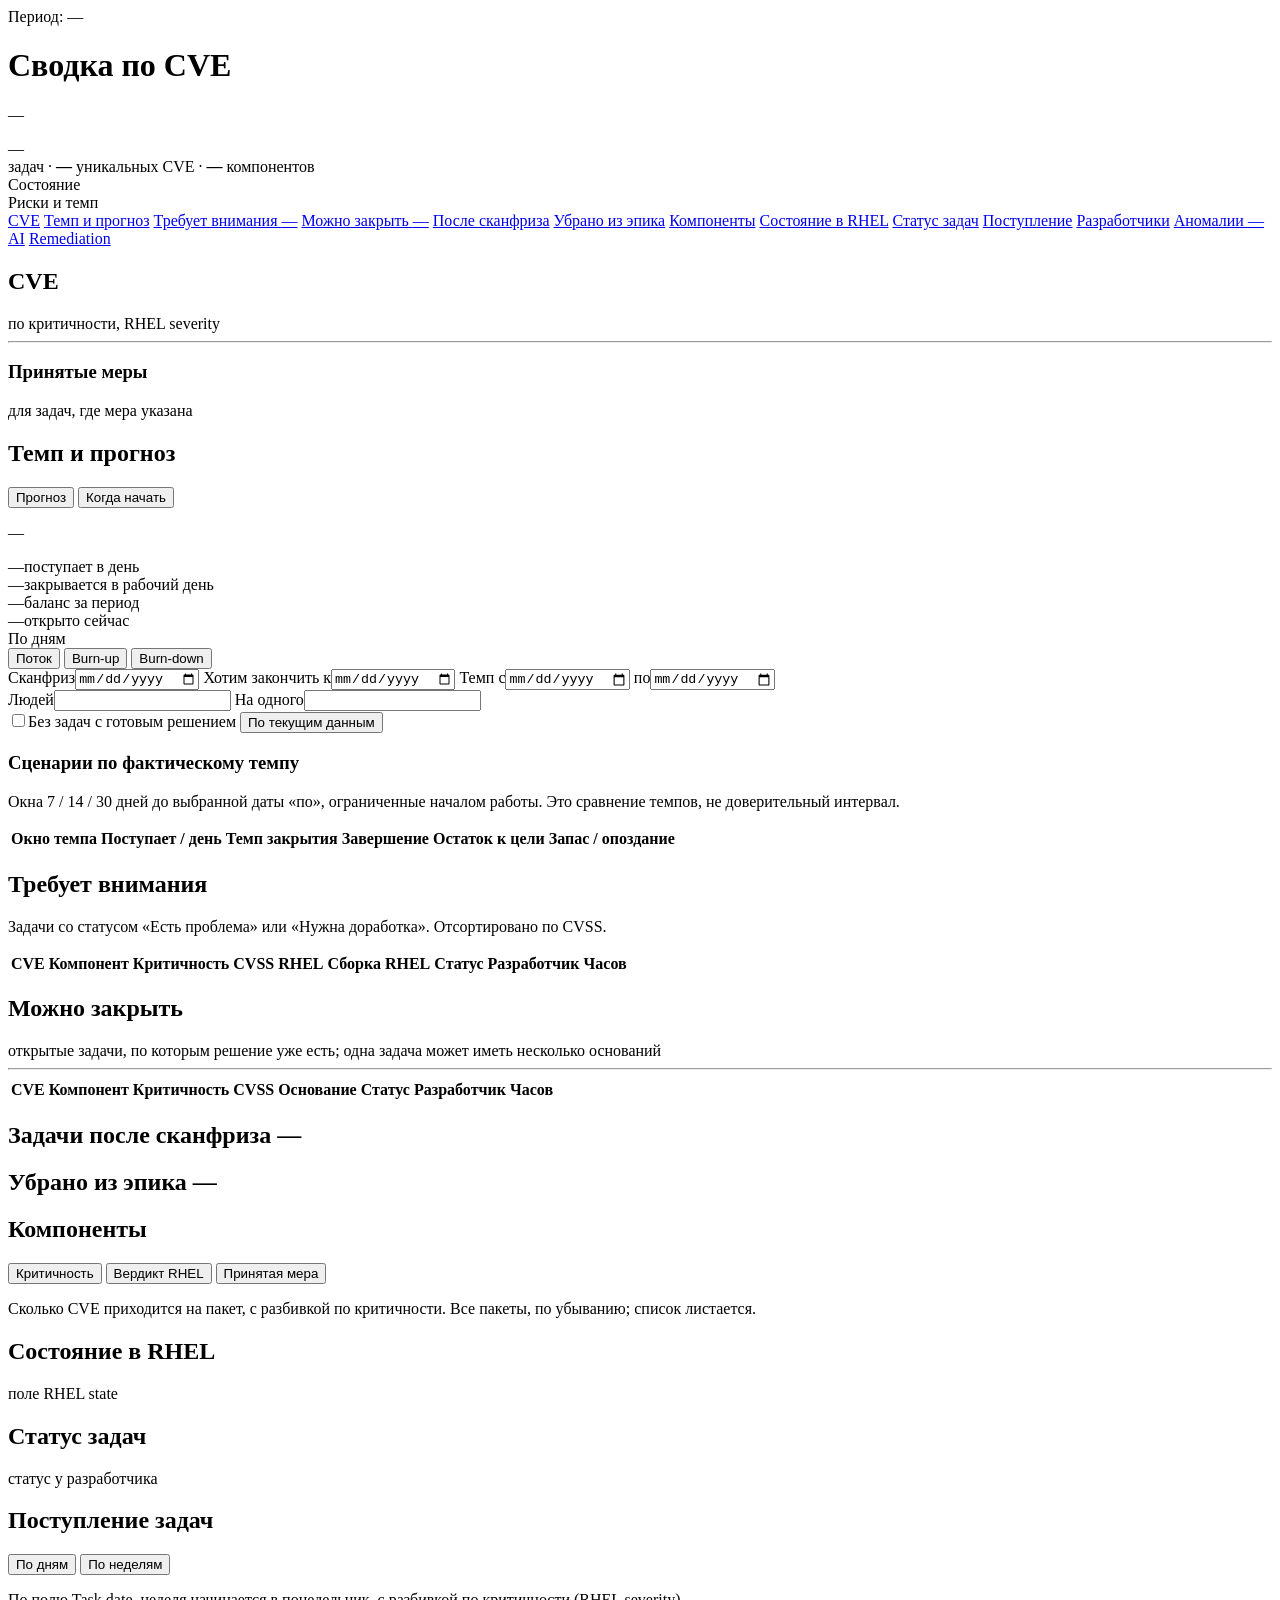
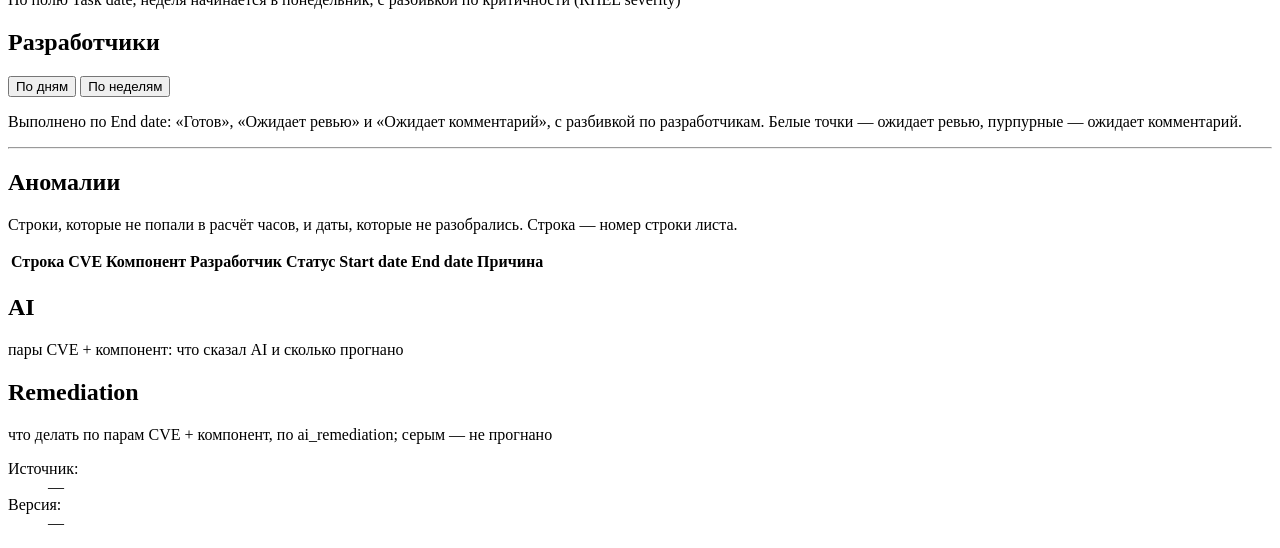
<file: tools/cvesummary/cvesummary/assets/summary.html>
<!doctype html>
<html lang="ru">
<head>
<meta charset="utf-8">
<meta name="viewport" content="width=device-width,initial-scale=1,viewport-fit=cover">
<title>Сводка по CVE</title>
<link rel="preconnect" href="https://fonts.googleapis.com">
<link rel="stylesheet" href="https://fonts.googleapis.com/css2?family=Unbounded:wght@500;700&family=Onest:wght@400;500;600&family=JetBrains+Mono:wght@400;500&display=swap">
<style>/*@css*/</style>
</head>
<body>
<div id="tip" hidden></div>

<header class="hero">
  <div class="wrap">
    <div class="hero-top">
      <div>
        <div class="eyebrow" id="period">Период: —</div>
        <h1>Сводка по CVE</h1>
        <p class="asof" id="asof">—</p>
      </div>
      <div class="hero-total"><div class="n" id="k-total">—</div><div class="s">задач · <b id="k-cve">—</b> уникальных CVE · <b id="k-comp">—</b> компонентов</div></div>
    </div>
    <div class="hero-mix">
      <div class="hero-groups" id="hero-groups"></div>
      <div class="mixbar" id="hero-bar"></div>
      <div class="hero-leg" id="hero-leg"></div>
    </div>
    <div class="hero-cols">
      <div><div class="hero-h">Состояние</div><div class="hero-list" id="hero-state"></div></div>
      <div><div class="hero-h">Риски и темп</div><div class="hero-list" id="hero-risk"></div></div>
    </div>
  </div>
</header>

<nav class="secnav" id="secnav" aria-label="Разделы">
  <div class="wrap">
    <div class="links">
      <a href="#cve">CVE</a>
      <a href="#pace">Темп и прогноз</a>
      <a href="#attention">Требует внимания <span class="badge bad" id="nb-att">—</span></a>
      <a href="#closable">Можно закрыть <span class="badge ok" id="nb-close">—</span></a>
      <a href="#after-freeze">После сканфриза</a>
      <a href="#removed">Убрано из эпика</a>
      <a href="#comps">Компоненты</a>
      <a href="#rhel-state">Состояние в RHEL</a>
      <a href="#task-status">Статус задач</a>
      <a href="#inflow">Поступление</a>
      <a href="#devs">Разработчики</a>
      <a href="#anomalies">Аномалии <span class="badge" id="nb-anom">—</span></a>
      <a href="#ai">AI</a>
      <a href="#remediation">Remediation</a>
    </div>
  </div>
</nav>

<main>
  <div class="wrap">
    <section class="card wide" id="cve">
      <div class="cve-grid">
        <div class="cve-sum">
          <h2>CVE</h2>
          <p class="sub" style="margin:0">по критичности, RHEL severity</p>
          <div class="sevstrip" id="sevstrip"></div>
        </div>
        <div class="cve-rows" id="sevrows"></div>
      </div>
      <hr class="cve-div">
      <div class="cve-grid">
        <div class="cve-sum">
          <h3 class="cve-h3">Принятые меры</h3>
          <p class="sub" style="margin:0">для задач, где мера указана</p>
          <div class="sevstrip" id="measstrip"></div>
        </div>
        <div class="cve-rows" id="measrows"></div>
      </div>
    </section>

    <section class="card wide" id="pace">
      <div class="pace-head">
        <div>
          <div class="card-h">
            <h2>Темп и прогноз</h2>
            <div class="seg" role="group" aria-label="Режим" id="pace-mode">
              <button type="button" data-by="fact" aria-pressed="true">Прогноз</button>
              <button type="button" data-by="plan" aria-pressed="false">Когда начать</button>
            </div>
          </div>
          <div class="stack"><p class="sub" id="pace-sub">—</p><p class="sub off" id="pace-sub-plan" aria-hidden="true"></p></div>
          <p class="sub" id="calendar-note"></p>
        </div>
      </div>
      <div class="pace-body">
        <div class="pace-left">
          <div class="pace-stats">
            <div class="ps"><span class="v" id="p-in">—</span><span class="l">поступает в день</span></div>
            <div class="ps"><span class="v" id="p-out">—</span><span class="l" id="p-out-l">закрывается в рабочий день</span></div>
            <div class="ps"><span class="v" id="p-net">—</span><span class="l" id="p-net-l">баланс за период</span></div>
            <div class="ps"><span class="v" id="p-open">—</span><span class="l">открыто сейчас</span></div>
          </div>
          <div class="pace-chart">
            <div class="pace-chart-h">
              <span class="pace-chart-t">По дням</span>
              <div class="seg" role="group" aria-label="Вид графика" id="pace-by">
                <button type="button" data-by="flow" aria-pressed="true">Поток</button>
                <button type="button" data-by="up" aria-pressed="false">Burn-up</button>
                <button type="button" data-by="down" aria-pressed="false">Burn-down</button>
              </div>
            </div>
            <div class="tl pace-tl" id="pace-chart" role="img" aria-label="Поступление и закрытие задач по дням"></div>
            <div class="pace-leg" id="pace-leg"></div>
          </div>
        </div>
        <div class="pace-right">
          <div class="pace-ctl">
            <label for="stop-date">Сканфриз<input type="date" id="stop-date"></label>
            <label for="target-date">Хотим закончить к<input type="date" id="target-date"></label>
            <label for="pace-from" class="fact">Темп с<input type="date" id="pace-from"></label>
            <label for="pace-to" class="fact">по<input type="date" id="pace-to"></label>
            <div class="plan pair">
              <label for="plan-devs" title="Сколько разработчиков"><span class="cap">Людей</span><input type="number" id="plan-devs" min="1" step="1" inputmode="numeric"></label>
              <label for="plan-rate" title="Задач в рабочий день на одного разработчика"><span class="cap">На одного</span><input type="number" id="plan-rate" min="0.01" step="any" inputmode="decimal"></label>
            </div>
            <label for="plan-ready" class="plan chk"><input type="checkbox" id="plan-ready"><span id="plan-ready-l">Без задач с готовым решением</span></label>
            <button type="button" id="plan-auto" class="plan plan-auto">По текущим данным</button>
          </div>
          <div class="fc fc-stack"><div class="fc-set" id="forecast"></div><div class="fc-set off" id="forecast-plan" aria-hidden="true"></div></div>
        </div>
      </div>
      <div class="forecast-target" id="forecast-target" aria-live="polite"></div>
      <div class="pace-scenarios" id="pace-scenarios">
        <h3 class="cve-h3">Сценарии по фактическому темпу</h3>
        <p class="sub">Окна 7 / 14 / 30 дней до выбранной даты «по», ограниченные началом работы. Это сравнение темпов, не доверительный интервал.</p>
        <div class="tablewrap">
          <table class="tight">
            <thead><tr><th>Окно темпа</th><th>Поступает / день</th><th>Темп закрытия</th><th>Завершение</th><th>Остаток к цели</th><th>Запас / опоздание</th></tr></thead>
            <tbody id="scenario-body"></tbody>
          </table>
        </div>
      </div>
      <div class="stack"><p class="pace-note" id="pace-note"></p><p class="pace-note off" id="pace-note-plan" aria-hidden="true"></p></div>
    </section>

    <section class="card wide" id="attention">
      <h2>Требует внимания</h2>
      <p class="sub" id="att-sub">Задачи со статусом «Есть проблема» или «Нужна доработка». Отсортировано по CVSS.</p>
      <div class="tablewrap"><table>
        <thead><tr><th>CVE</th><th>Компонент</th><th>Критичность</th><th>CVSS</th><th>RHEL</th><th>Сборка RHEL</th><th>Статус</th><th>Разработчик</th><th>Часов</th></tr></thead>
        <tbody id="att-body"></tbody>
      </table></div>
    </section>

    <section class="card wide" id="closable">
      <div class="cve-grid">
        <div class="cve-sum">
          <h2>Можно закрыть</h2>
          <p class="sub" style="margin:0" id="close-sub">открытые задачи, по которым решение уже есть; одна задача может иметь несколько оснований</p>
        </div>
        <div class="cve-rows" id="close-why"></div>
      </div>
      <hr class="cve-div">
      <div class="tablewrap"><table class="tight">
        <thead><tr><th>CVE</th><th>Компонент</th><th>Критичность</th><th>CVSS</th><th>Основание</th><th>Статус</th><th>Разработчик</th><th>Часов</th></tr></thead>
        <tbody id="close-body"></tbody>
      </table></div>
    </section>

    <section class="card wide" id="after-freeze">
      <h2>Задачи после сканфриза <span class="cnt" id="after-freeze-count">—</span></h2>
      <p class="sub" id="after-freeze-sub"></p>
      <div class="pbar" id="after-freeze-bar"></div>
      <div class="cve-rows removed-rows" id="after-freeze-rows"></div>
    </section>

    <section class="card wide" id="removed">
      <h2>Убрано из эпика <span class="cnt" id="removed-count">—</span></h2>
      <div class="removed-mix">
        <div class="strip-groups" id="removed-groups"></div>
        <div class="pbar removed-bar" id="removed-bar"></div>
        <div class="strip-leg" id="removed-leg"></div>
      </div>
      <div class="cve-rows removed-rows" id="removed-rows"></div>
    </section>

    <section class="card wide" id="comps">
      <div class="card-h">
        <h2>Компоненты</h2>
        <div class="seg" role="group" aria-label="Разбивка" id="comp-by">
          <button type="button" data-by="sev" aria-pressed="true">Критичность</button>
          <button type="button" data-by="verdict" aria-pressed="false">Вердикт RHEL</button>
          <button type="button" data-by="measure" aria-pressed="false">Принятая мера</button>
        </div>
      </div>
      <p class="sub" id="comp-sub">Сколько CVE приходится на пакет, с разбивкой по критичности. Все пакеты, по убыванию; список листается.</p>
      <div class="sevlegend comp-leg" id="compleg"></div>
      <div class="hbars" id="components"></div>
    </section>

    <section class="card wide states" id="rhel-state">
      <div class="cve-grid">
        <div class="cve-sum">
          <h2>Состояние в RHEL</h2>
          <p class="sub" style="margin:0">поле RHEL state</p>
          <div class="sevstrip" id="rhelstrip"></div>
        </div>
        <div class="cve-rows" id="rhel"></div>
      </div>
    </section>

    <section class="card wide states" id="task-status">
      <div class="cve-grid">
        <div class="cve-sum">
          <h2>Статус задач</h2>
          <p class="sub" id="devstatus-sub" style="margin:0">статус у разработчика</p>
        </div>
        <div class="cve-rows" id="devstatus"></div>
      </div>
    </section>

    <section class="card wide" id="inflow">
      <div class="card-h">
        <h2>Поступление задач</h2>
        <div class="seg" role="group" aria-label="Шаг" id="inflow-by">
          <button type="button" data-by="day" aria-pressed="false">По дням</button>
          <button type="button" data-by="week" aria-pressed="true">По неделям</button>
        </div>
      </div>
      <p class="sub" id="weeks-sub">По полю Task date, неделя начинается в понедельник, с разбивкой по критичности (RHEL severity)</p>
      <div class="sevlegend comp-leg" id="weekleg"></div>
      <div class="tl" id="weeks" role="img" aria-label="Количество задач по неделям"></div>
    </section>

    <section class="card wide" id="devs">
      <div class="card-h">
        <h2>Разработчики</h2>
        <div class="seg" role="group" aria-label="Шаг" id="burn-by">
          <button type="button" data-by="day" aria-pressed="false">По дням</button>
          <button type="button" data-by="week" aria-pressed="true">По неделям</button>
        </div>
      </div>
      <p class="sub">Выполнено по End date: «Готов», «Ожидает ревью» и «Ожидает комментарий», с разбивкой по разработчикам. Белые точки — ожидает ревью, пурпурные — ожидает комментарий.</p>
      <div class="sevlegend comp-leg" id="burnleg"></div>
      <div class="tl" id="burn" role="img" aria-label="Выполненные задачи по неделям и разработчикам"></div>
      <hr class="cve-div">
      <div class="people" id="people"></div>
    </section>

    <section class="card wide" id="anomalies">
      <h2>Аномалии<span class="cnt" id="anom-n"></span></h2>
      <p class="sub">Строки, которые не попали в расчёт часов, и даты, которые не разобрались. Строка — номер строки листа.</p>
      <ul class="anom-notes" id="anom-notes"></ul>
      <div class="tablewrap"><table>
        <thead><tr><th>Строка</th><th>CVE</th><th>Компонент</th><th>Разработчик</th><th>Статус</th><th>Start date</th><th>End date</th><th>Причина</th></tr></thead>
        <tbody id="anom-body"></tbody>
      </table></div>
    </section>

    <section class="card wide states" id="ai">
      <div class="cve-grid">
        <div class="cve-sum">
          <h2>AI</h2>
          <p class="sub" style="margin:0" id="ai-sub">пары CVE + компонент: что сказал AI и сколько прогнано</p>
          <div class="ai-total" id="ai-total"></div>
          <div class="strip-groups" id="ai-groups"></div>
          <div class="sevstrip grouped" id="aistrip"></div>
          <div class="strip-leg" id="ai-leg"></div>
        </div>
        <div class="cve-rows" id="ai-rows"></div>
      </div>
    </section>

    <section class="card wide states" id="remediation">
      <div class="cve-grid">
        <div class="cve-sum">
          <h2>Remediation</h2>
          <p class="sub" style="margin:0" id="rem-sub">что делать по парам CVE + компонент, по ai_remediation; серым — не прогнано</p>
          <div class="strip-groups" id="rem-groups"></div>
          <div class="sevstrip grouped" id="remstrip"></div>
          <div class="strip-leg" id="rem-leg"></div>
        </div>
        <div class="cve-rows short" id="rem-rows"></div>
      </div>
    </section>

    <dl class="foot">
      <div><dt>Источник:</dt> <dd id="src">—</dd></div>
      <div><dt>Версия:</dt> <dd id="version">—</dd></div>
    </dl>
  </div>
</main>

<script type="application/json" id="data">@data@</script>
<script>/*@js*/</script>
</body>
</html>
</file>
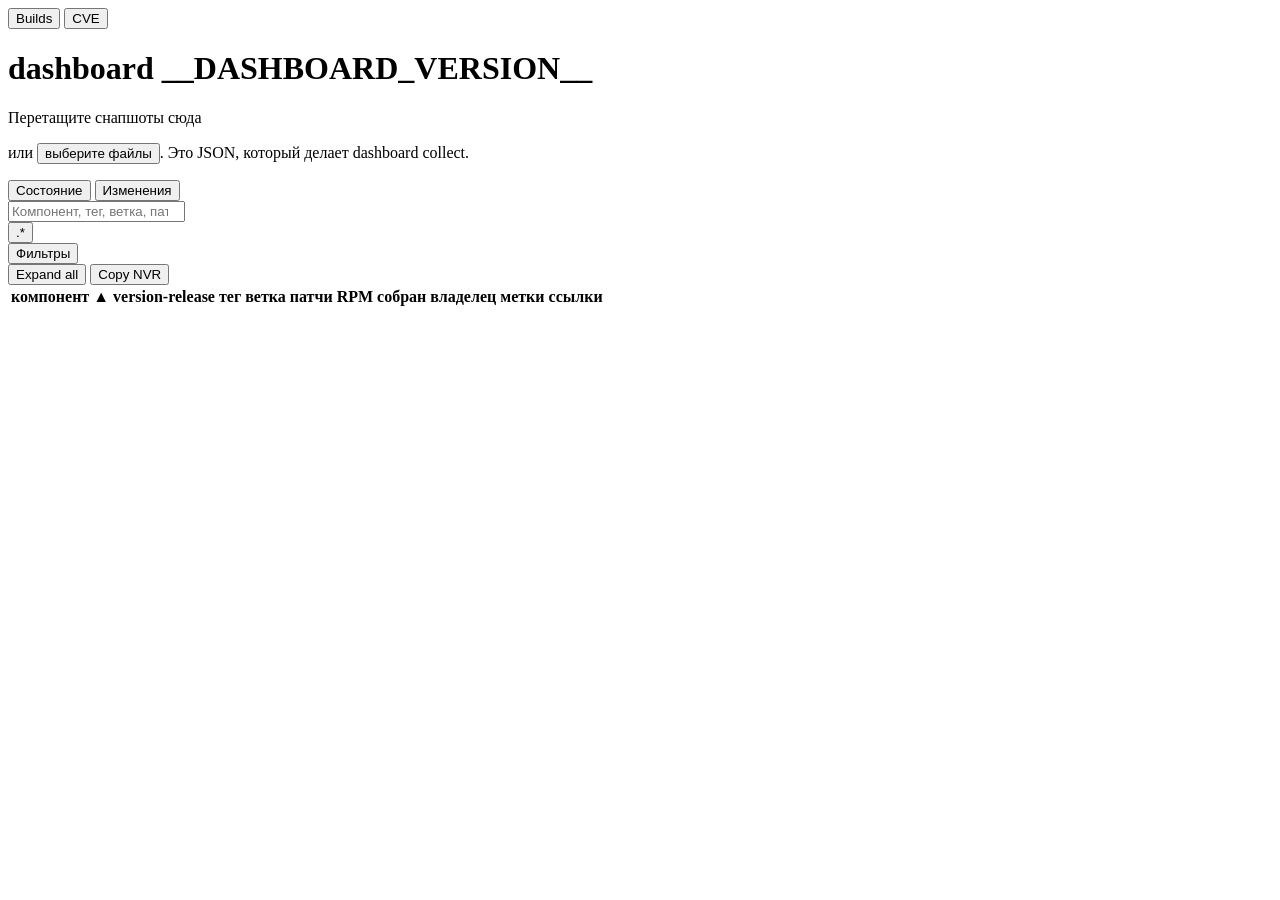
<file: tools/dashboard/dashboard/assets/dashboard.html>
<!doctype html>
<html lang="ru">
<head>
<meta charset="utf-8">
<meta name="viewport" content="width=device-width, initial-scale=1">
<title>Koji patch dashboard</title>
<!-- Версию подставляет build.py: страницу присылают друг другу файлом, и
     по ней должно быть видно, чем она собрана. -->
<meta name="generator" content="dashboard __DASHBOARD_VERSION__">
<!--__STYLES__-->
</head>
<body>
<!-- Островок разделов стоит до .wrap, потому что он не её часть: страница
     центрирована, а он висит у края окна. -->
<nav class="isle" id="isle" aria-label="Разделы">
  <button class="isle-btn" data-screen="builds" aria-current="page">Builds</button>
  <button class="isle-btn" data-screen="cve">CVE</button>
</nav>
<div class="wrap">
  <h1>dashboard <span class="ver">__DASHBOARD_VERSION__</span></h1>
  <section id="screen-builds">
  <div class="sources" id="sources" hidden>
    <div class="srchead">
      <span class="l">снапшоты</span>
    </div>
    <div class="chain" id="chain"></div>
  </div>
  <section id="tab-empty">
    <div class="drop" id="drop">
      <p class="dropmain">Перетащите снапшоты сюда</p>
      <p class="dropsub">или <button type="button" class="linkish" id="pick">выберите файлы</button>.
        Это JSON, который делает <span class="mono">dashboard collect</span>.</p>
    </div>
  </section>
  <input type="file" id="file-input" accept=".json,application/json" multiple hidden>
  <nav class="tabs">
    <button class="tab" data-tab="state" aria-selected="true">Состояние</button>
    <button class="tab" data-tab="diff" data-tip="Что изменилось между двумя тегами: компоненты, версии, патчи, состав RPM, ветки.">Изменения</button>
  </nav>
  <section id="tab-state">
    <div class="cards" id="state-cards"></div>
    <div class="cards strip" id="class-cards"></div>
    <div class="controls" id="controls">
      <div class="searchbox">
        <input type="search" id="q" placeholder="Компонент, тег, ветка, патч, CVE, RPM…" autocomplete="off">
        <button type="button" id="q-clear" hidden aria-label="Очистить поиск"
                data-tip="Очистить строку поиска">✕</button>
      </div>
      <!-- Подпись знаком, а не словом: три соседние кнопки — самостоятельные
           действия, и слово на них читается как глагол. Эта ничего не делает
           сама, она меняет смысл соседнего поля, и знак читается как признак
           поля. Тем, кто читает страницу не глазами, знака мало — для них
           aria-label и подсказка написаны словами. -->
      <button type="button" id="q-re" class="toggle mono" aria-pressed="false"
              aria-label="Искать регулярным выражением"
              data-tip="Искать регулярным выражением: в поле лежит сам шаблон, без слешей. Регистр не учитывается никогда. Недописанный шаблон ничего не прячет — под полем будет сказано, что с ним не так. Пробелы по краям поля обрезаются; если нужен значащий пробел с краю шаблона, наберите \s.">.*</button>
      <!-- Кнопка и плашка стоят в одной обёртке: плашка позиционируется от
           кнопки, а вся панель управления переезжает между вкладками. -->
      <div class="filterbox" id="filterbox">
        <button type="button" id="filters" class="toggle" aria-expanded="false"
                aria-haspopup="true"
                data-tip="Что показывать в таблице: признаки строки и классы патчей. У каждого признака три положения — неважно, есть, нет.">Фильтры</button>
        <div class="filtermenu" id="filtermenu" hidden></div>
      </div>
      <button id="expand" class="toggle" data-tip="Развернуть или свернуть все строки, которые сейчас видны. Фильтры и поиск учитываются.">Expand all</button>
      <button id="copy-nvr" class="toggle" data-tip="Скопировать NVR отфильтрованных строк">Copy NVR</button>
      <span class="count" id="count"></span>
      <!-- Причина, по которой шаблон не стал регулярным выражением. Стоит
           рядом со счётчиком, потому что объясняет ровно его: почему строк
           показано столько же, сколько всего. -->
      <span class="qbad" id="q-bad" hidden></span>
    </div>
    <div class="tablewrap"><table id="state-table">
      <thead><tr>
        <th data-sort="name">компонент <span class="arrow">▲</span></th>
        <th data-sort="evr" data-tip="Сортировка лексикографическая: 1.10 встанет выше 1.9. Так и задумано — в соседних строках версии принадлежат разным компонентам, и сравнивать их по правилам rpm было бы не осмысленнее.">version-release <span class="arrow"></span></th>
        <th data-sort="tagged_in" data-tip="Koji-тег, в котором билд действительно затегован: выбранный тег, если билд затегован прямо в него, и родительский, если унаследован. Что это за случай, говорит метка inherited в строке. Вопросительный знак — снапшот собран версией, которая тег ещё не записывала.">тег <span class="arrow"></span></th>
        <th data-sort="branch" data-tip="Откуда билд собран: ветка GitLab, хеш коммита или имя SRPM, если собирали не из git. Что именно здесь стоит, говорит метка в строке — from-commit или from-srpm.">ветка <span class="arrow"></span></th>
        <th data-sort="patches" data-tip="Сколько файлов лежит в каталоге PATCH ветки. Полоска показывает, из каких классов они состоят: цвет занимает долю, равную доле класса. Длина полоски одна у всех строк — сколько патчей, говорит число слева. Наведите на полоску, чтобы увидеть точные числа.">патчи <span class="arrow"></span></th>
        <th data-sort="rpms">RPM <span class="arrow"></span></th>
        <th data-sort="completed" data-tip="Когда koji закончил собирать билд, в московском времени. Хаб отдаёт UTC, в снапшоте хранится он же — перевод делается при построении дашборда. Сортировка показывает самые залежавшиеся.">собран <span class="arrow"></span></th>
        <th data-sort="owner" data-tip="Кто запустил билд в koji. Сортировка собирает билды одного человека подряд.">владелец <span class="arrow"></span></th>
        <th>метки</th>
        <th>ссылки</th>
      </tr></thead>
      <tbody id="state-rows"></tbody>
    </table></div>
  </section>
  <section id="tab-diff" hidden>
    <div class="cards" id="diff-pair"></div>
    <div class="cards cuts" id="diff-cards"></div>
    <div class="tablewrap"><table id="diff-table">
      <thead><tr>
        <th data-sort="name">компонент <span class="arrow">▲</span></th>
        <th data-sort="old" data-tip="Сортировка лексикографическая: 1.10 встанет выше 1.9. Так и задумано — в соседних строках версии принадлежат разным компонентам.">было <span class="arrow"></span></th>
        <th></th>
        <th data-sort="new" data-tip="Сортировка лексикографическая: 1.10 встанет выше 1.9. Так и задумано — в соседних строках версии принадлежат разным компонентам.">стало <span class="arrow"></span></th>
        <th data-sort="dpatch" data-tip="Сколько файлов патчей пришло, ушло и переписано под тем же именем. Сортировка — по сумме трёх: сверху компоненты, у которых стек патчей менялся сильнее всего. Переписанные видны только у пары снапшотов, собранных начиная с 2.3.0.">Δ патчей <span class="arrow"></span></th>
        <th data-sort="drpm" data-tip="Сколько бинарных пакетов появилось и исчезло. Сортировка — по сумме появившихся и исчезнувших.">Δ RPM <span class="arrow"></span></th>
        <th>метки</th>
        <th>ссылки</th>
      </tr></thead>
      <tbody id="diff-rows"></tbody>
    </table></div>
  </section>
  </section>
  <section id="screen-cve" hidden>
    <div class="drop" id="cve-drop">
      <p class="dropmain">Перетащите таблицу CVE сюда</p>
      <p class="dropsub">или <button type="button" class="linkish" id="cve-pick">выберите файл</button>.
        Это xlsx. Разбирать его страница пока не умеет.</p>
      <!-- Имя принятого файла. Пусто и скрыто, пока файла не было: пустая
           строка на месте имени читалась бы как «файл принят, а имя
           потерялось». -->
      <p class="dropsub" id="cve-file" hidden></p>
    </div>
    <input type="file" id="cve-input" accept=".xlsx" hidden>
  </section>
</div>
<button type="button" id="totop" hidden aria-label="Наверх"
        data-tip="Вернуться к началу страницы">↑</button>
<!-- Сообщения лежат поверх страницы, а не в её потоке, и снаружи «пустого»
     экрана: как только появились данные, экран прячется, и отказ файла
     внутри него никто бы не увидел. Строка же в потоке увозила таблицу
     сначала вниз, а через десять секунд обратно. -->
<div class="toasts" id="toasts" role="status" aria-live="polite"></div>
<div id="tip" role="tooltip"></div>
<!--__SCRIPTS__-->
</body>
</html>
</file>
